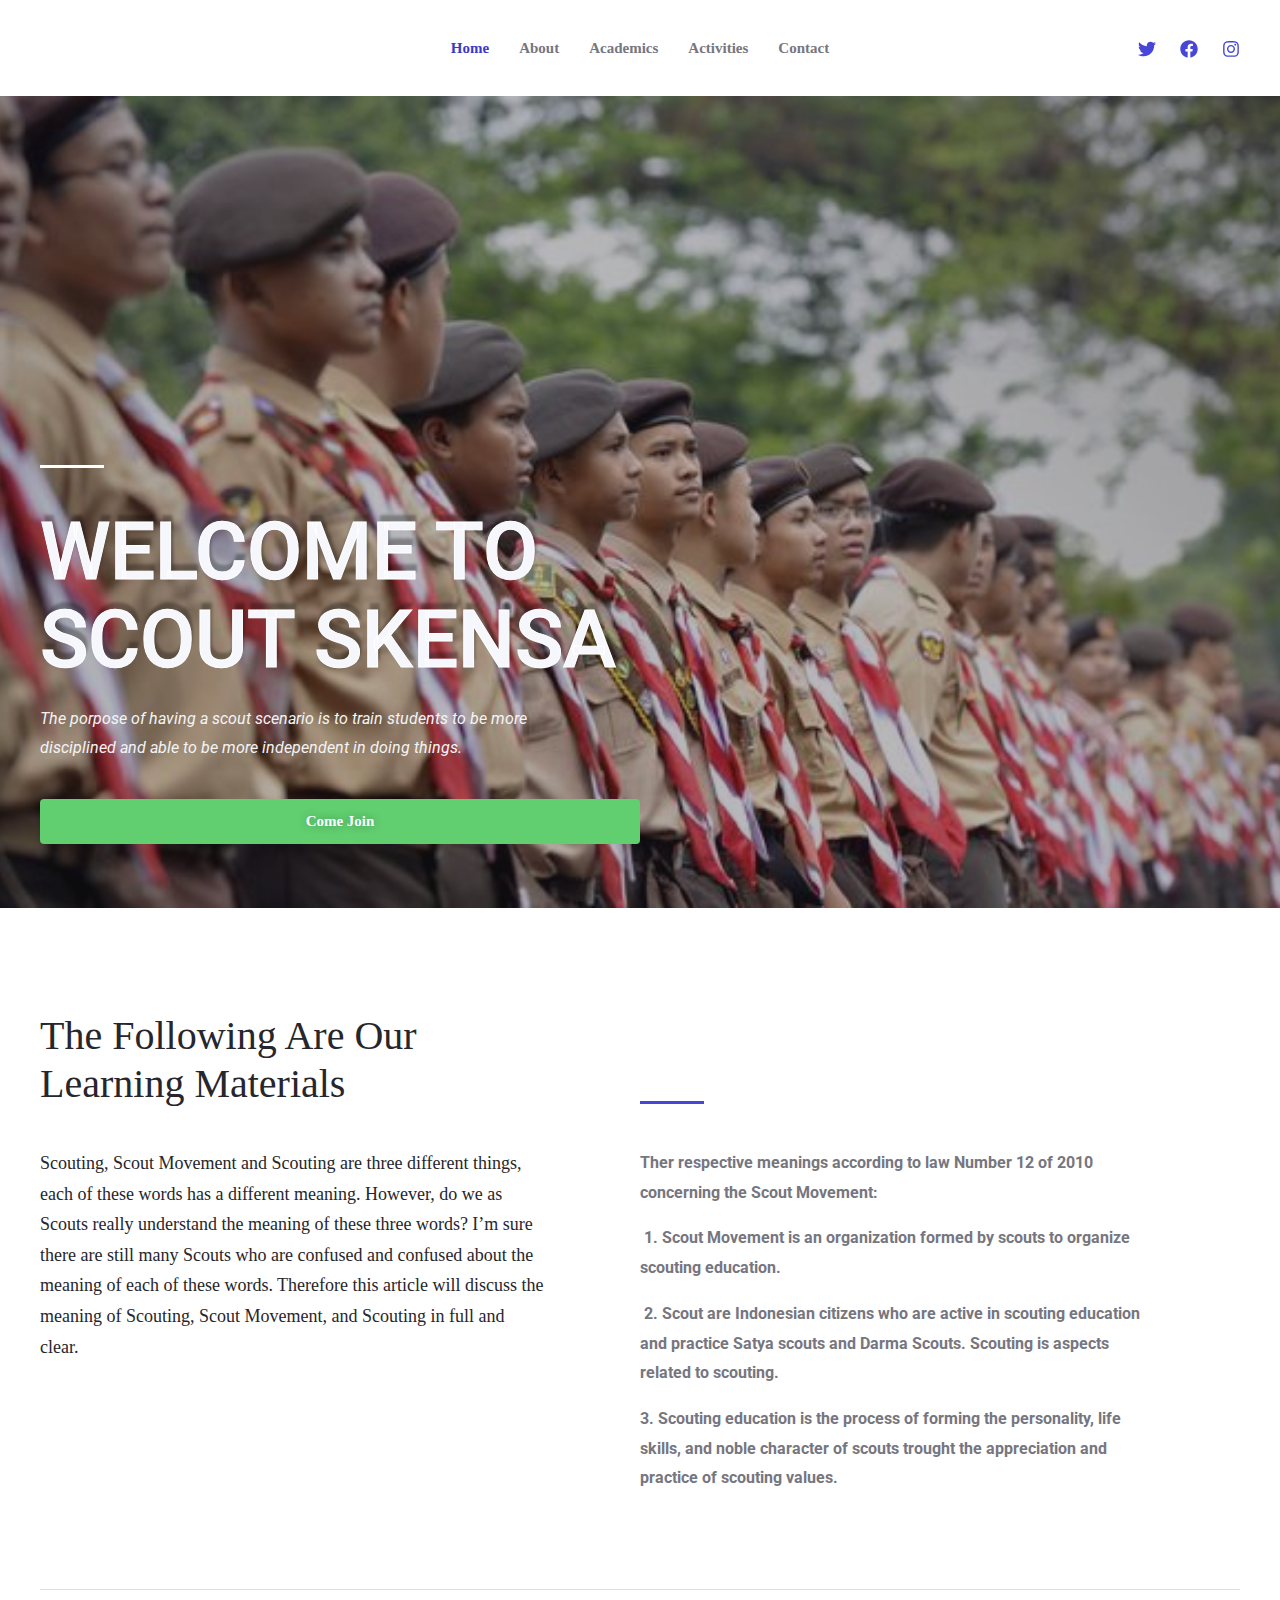
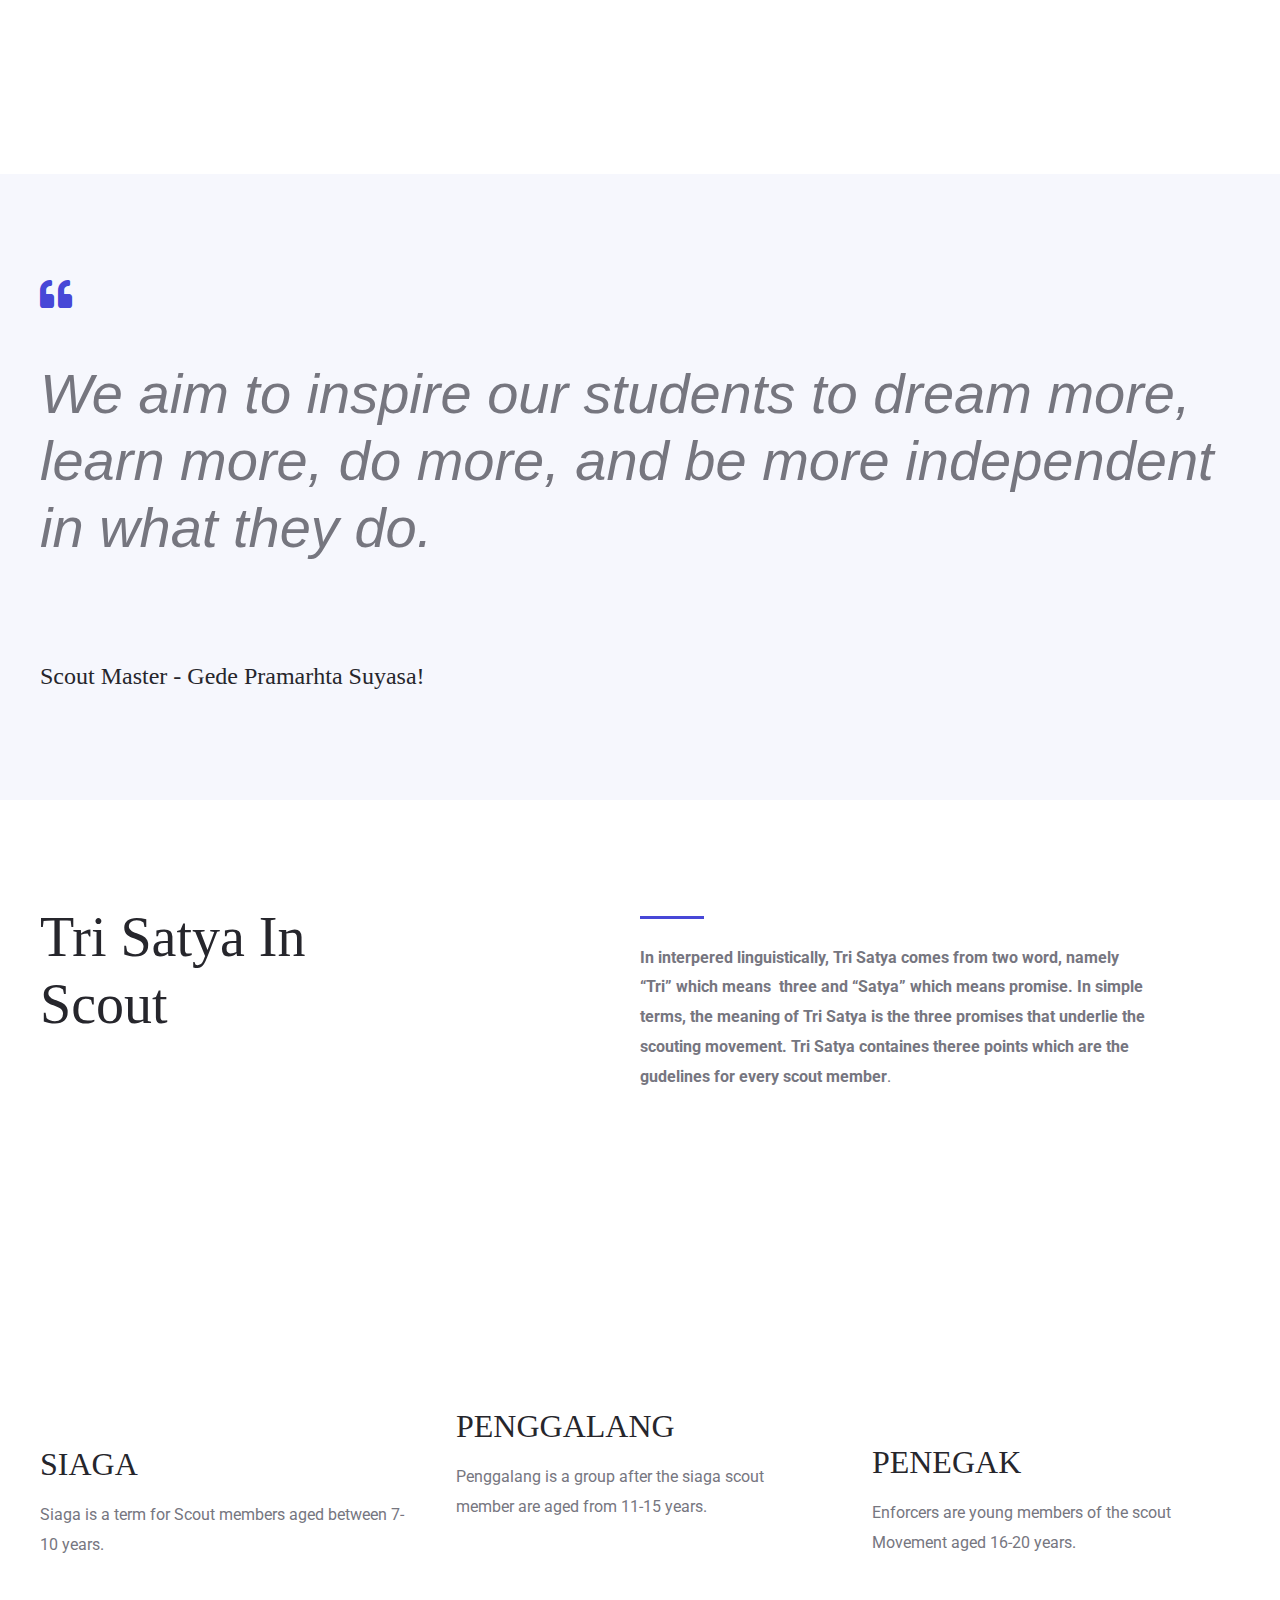
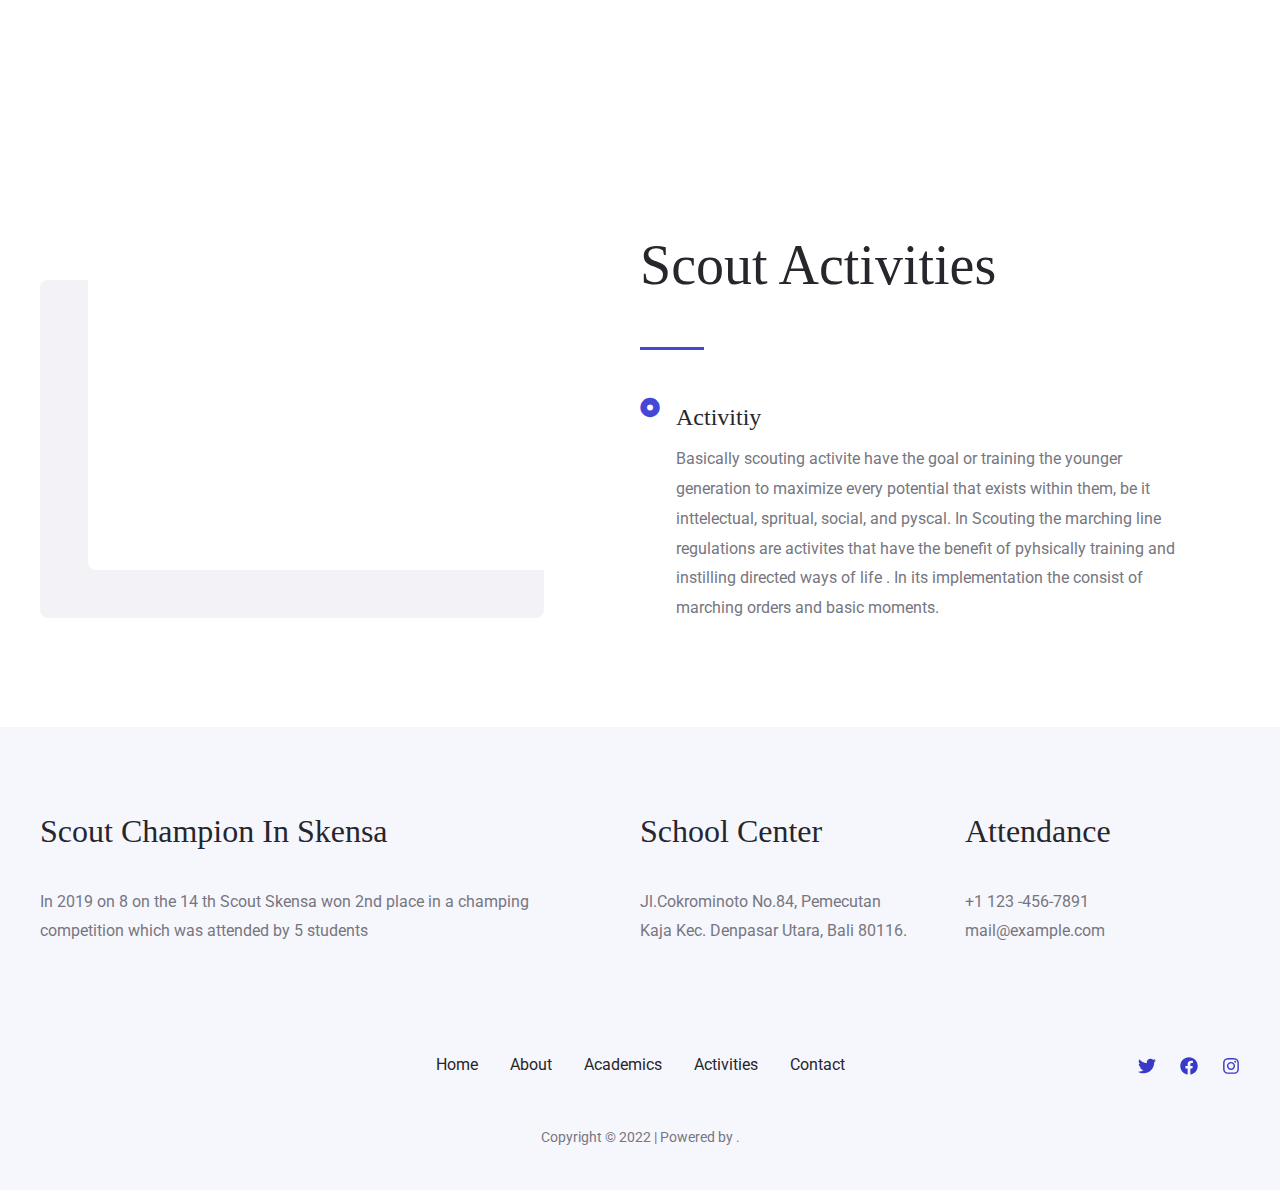
<file: index.html>
<!DOCTYPE html>
<html lang="en-US">
<head>
<meta charset="UTF-8">
<meta name="viewport" content="width=device-width, initial-scale=1">
<link rel="profile" href="https://gmpg.org/xfn/11">

<title></title>
<meta name="robots" content="noindex, nofollow">
<link rel="dns-prefetch" href="//fonts.googleapis.com">
<link rel="alternate" type="application/rss+xml" title=" &raquo; Feed" href="https://jodysalya.github.io/mywebscout/index.php/feed/">
<link rel="alternate" type="application/rss+xml" title=" &raquo; Comments Feed" href="https://jodysalya.github.io/mywebscout/index.php/comments/feed/">
<script>
window._wpemojiSettings = {"baseUrl":"https:\/\/s.w.org\/images\/core\/emoji\/14.0.0\/72x72\/","ext":".png","svgUrl":"https:\/\/s.w.org\/images\/core\/emoji\/14.0.0\/svg\/","svgExt":".svg","source":{"concatemoji":"https:\/\/jodysalya.github.io\/mywebscout\/wp-includes\/js\/wp-emoji-release.min.js?ver=6.1.1"}};
/*! This file is auto-generated */
!function(e,a,t){var n,r,o,i=a.createElement("canvas"),p=i.getContext&&i.getContext("2d");function s(e,t){var a=String.fromCharCode,e=(p.clearRect(0,0,i.width,i.height),p.fillText(a.apply(this,e),0,0),i.toDataURL());return p.clearRect(0,0,i.width,i.height),p.fillText(a.apply(this,t),0,0),e===i.toDataURL()}function c(e){var t=a.createElement("script");t.src=e,t.defer=t.type="text/javascript",a.getElementsByTagName("head")[0].appendChild(t)}for(o=Array("flag","emoji"),t.supports={everything:!0,everythingExceptFlag:!0},r=0;r<o.length;r++)t.supports[o[r]]=function(e){if(p&&p.fillText)switch(p.textBaseline="top",p.font="600 32px Arial",e){case"flag":return s([127987,65039,8205,9895,65039],[127987,65039,8203,9895,65039])?!1:!s([55356,56826,55356,56819],[55356,56826,8203,55356,56819])&&!s([55356,57332,56128,56423,56128,56418,56128,56421,56128,56430,56128,56423,56128,56447],[55356,57332,8203,56128,56423,8203,56128,56418,8203,56128,56421,8203,56128,56430,8203,56128,56423,8203,56128,56447]);case"emoji":return!s([129777,127995,8205,129778,127999],[129777,127995,8203,129778,127999])}return!1}(o[r]),t.supports.everything=t.supports.everything&&t.supports[o[r]],"flag"!==o[r]&&(t.supports.everythingExceptFlag=t.supports.everythingExceptFlag&&t.supports[o[r]]);t.supports.everythingExceptFlag=t.supports.everythingExceptFlag&&!t.supports.flag,t.DOMReady=!1,t.readyCallback=function(){t.DOMReady=!0},t.supports.everything||(n=function(){t.readyCallback()},a.addEventListener?(a.addEventListener("DOMContentLoaded",n,!1),e.addEventListener("load",n,!1)):(e.attachEvent("onload",n),a.attachEvent("onreadystatechange",function(){"complete"===a.readyState&&t.readyCallback()})),(e=t.source||{}).concatemoji?c(e.concatemoji):e.wpemoji&&e.twemoji&&(c(e.twemoji),c(e.wpemoji)))}(window,document,window._wpemojiSettings);
</script>
<style>img.wp-smiley,
img.emoji {
	display: inline !important;
	border: none !important;
	box-shadow: none !important;
	height: 1em !important;
	width: 1em !important;
	margin: 0 0.07em !important;
	vertical-align: -0.1em !important;
	background: none !important;
	padding: 0 !important;
}</style>
	<link rel="stylesheet" id="astra-theme-css-css" href="https://jodysalya.github.io/mywebscout/wp-content/themes/astra/assets/css/minified/main.min.css?ver=3.9.4" media="all">
<style id="astra-theme-css-inline-css">.ast-no-sidebar .entry-content .alignfull {margin-left: calc( -50vw + 50%);margin-right: calc( -50vw + 50%);max-width: 100vw;width: 100vw;}.ast-no-sidebar .entry-content .alignwide {margin-left: calc(-41vw + 50%);margin-right: calc(-41vw + 50%);max-width: unset;width: unset;}.ast-no-sidebar .entry-content .alignfull .alignfull,.ast-no-sidebar .entry-content .alignfull .alignwide,.ast-no-sidebar .entry-content .alignwide .alignfull,.ast-no-sidebar .entry-content .alignwide .alignwide,.ast-no-sidebar .entry-content .wp-block-column .alignfull,.ast-no-sidebar .entry-content .wp-block-column .alignwide{width: 100%;margin-left: auto;margin-right: auto;}.wp-block-gallery,.blocks-gallery-grid {margin: 0;}.wp-block-separator {max-width: 100px;}.wp-block-separator.is-style-wide,.wp-block-separator.is-style-dots {max-width: none;}.entry-content .has-2-columns .wp-block-column:first-child {padding-right: 10px;}.entry-content .has-2-columns .wp-block-column:last-child {padding-left: 10px;}@media (max-width: 782px) {.entry-content .wp-block-columns .wp-block-column {flex-basis: 100%;}.entry-content .has-2-columns .wp-block-column:first-child {padding-right: 0;}.entry-content .has-2-columns .wp-block-column:last-child {padding-left: 0;}}body .entry-content .wp-block-latest-posts {margin-left: 0;}body .entry-content .wp-block-latest-posts li {list-style: none;}.ast-no-sidebar .ast-container .entry-content .wp-block-latest-posts {margin-left: 0;}.ast-header-break-point .entry-content .alignwide {margin-left: auto;margin-right: auto;}.entry-content .blocks-gallery-item img {margin-bottom: auto;}.wp-block-pullquote {border-top: 4px solid #555d66;border-bottom: 4px solid #555d66;color: #40464d;}:root{--ast-container-default-xlg-padding:6.67em;--ast-container-default-lg-padding:5.67em;--ast-container-default-slg-padding:4.34em;--ast-container-default-md-padding:3.34em;--ast-container-default-sm-padding:6.67em;--ast-container-default-xs-padding:2.4em;--ast-container-default-xxs-padding:1.4em;}html{font-size:100%;}a,.page-title{color:var(--ast-global-color-2);}a:hover,a:focus{color:var(--ast-global-color-1);}body,button,input,select,textarea,.ast-button,.ast-custom-button{font-family:'Roboto',sans-serif;font-weight:400;font-size:16px;font-size:1rem;}blockquote{color:var(--ast-global-color-3);}p,.entry-content p{margin-bottom:1em;}h1,.entry-content h1,h2,.entry-content h2,h3,.entry-content h3,h4,.entry-content h4,h5,.entry-content h5,h6,.entry-content h6,.site-title,.site-title a{font-family:Georgia,Times,serif;font-weight:400;}.site-title{font-size:35px;font-size:2.1875rem;display:none;}header .custom-logo-link img{max-width:126px;}.astra-logo-svg{width:126px;}.ast-archive-description .ast-archive-title{font-size:40px;font-size:2.5rem;}.site-header .site-description{font-size:15px;font-size:0.9375rem;display:none;}.entry-title{font-size:30px;font-size:1.875rem;}h1,.entry-content h1{font-size:80px;font-size:5rem;font-family:Georgia,Times,serif;line-height:1.1;}h2,.entry-content h2{font-size:56px;font-size:3.5rem;font-family:Georgia,Times,serif;line-height:1.2;}h3,.entry-content h3{font-size:40px;font-size:2.5rem;font-family:Georgia,Times,serif;line-height:1.2;}h4,.entry-content h4{font-size:32px;font-size:2rem;font-family:Georgia,Times,serif;}h5,.entry-content h5{font-size:24px;font-size:1.5rem;font-family:Georgia,Times,serif;}h6,.entry-content h6{font-size:18px;font-size:1.125rem;font-family:Georgia,Times,serif;}.ast-single-post .entry-title,.page-title{font-size:30px;font-size:1.875rem;}::selection{background-color:var(--ast-global-color-0);color:#ffffff;}body,h1,.entry-title a,.entry-content h1,h2,.entry-content h2,h3,.entry-content h3,h4,.entry-content h4,h5,.entry-content h5,h6,.entry-content h6{color:var(--ast-global-color-3);}.tagcloud a:hover,.tagcloud a:focus,.tagcloud a.current-item{color:#ffffff;border-color:var(--ast-global-color-2);background-color:var(--ast-global-color-2);}input:focus,input[type="text"]:focus,input[type="email"]:focus,input[type="url"]:focus,input[type="password"]:focus,input[type="reset"]:focus,input[type="search"]:focus,textarea:focus{border-color:var(--ast-global-color-2);}input[type="radio"]:checked,input[type=reset],input[type="checkbox"]:checked,input[type="checkbox"]:hover:checked,input[type="checkbox"]:focus:checked,input[type=range]::-webkit-slider-thumb{border-color:var(--ast-global-color-2);background-color:var(--ast-global-color-2);box-shadow:none;}.site-footer a:hover + .post-count,.site-footer a:focus + .post-count{background:var(--ast-global-color-2);border-color:var(--ast-global-color-2);}.single .nav-links .nav-previous,.single .nav-links .nav-next{color:var(--ast-global-color-2);}.entry-meta,.entry-meta *{line-height:1.45;color:var(--ast-global-color-2);}.entry-meta a:hover,.entry-meta a:hover *,.entry-meta a:focus,.entry-meta a:focus *,.page-links > .page-link,.page-links .page-link:hover,.post-navigation a:hover{color:var(--ast-global-color-1);}#cat option,.secondary .calendar_wrap thead a,.secondary .calendar_wrap thead a:visited{color:var(--ast-global-color-2);}.secondary .calendar_wrap #today,.ast-progress-val span{background:var(--ast-global-color-2);}.secondary a:hover + .post-count,.secondary a:focus + .post-count{background:var(--ast-global-color-2);border-color:var(--ast-global-color-2);}.calendar_wrap #today > a{color:#ffffff;}.page-links .page-link,.single .post-navigation a{color:var(--ast-global-color-2);}.widget-title{font-size:22px;font-size:1.375rem;color:var(--ast-global-color-3);}.ast-logo-title-inline .site-logo-img{padding-right:1em;}.ast-page-builder-template .hentry {margin: 0;}.ast-page-builder-template .site-content > .ast-container {max-width: 100%;padding: 0;}.ast-page-builder-template .site-content #primary {padding: 0;margin: 0;}.ast-page-builder-template .no-results {text-align: center;margin: 4em auto;}.ast-page-builder-template .ast-pagination {padding: 2em;}.ast-page-builder-template .entry-header.ast-no-title.ast-no-thumbnail {margin-top: 0;}.ast-page-builder-template .entry-header.ast-header-without-markup {margin-top: 0;margin-bottom: 0;}.ast-page-builder-template .entry-header.ast-no-title.ast-no-meta {margin-bottom: 0;}.ast-page-builder-template.single .post-navigation {padding-bottom: 2em;}.ast-page-builder-template.single-post .site-content > .ast-container {max-width: 100%;}.ast-page-builder-template .entry-header {margin-top: 4em;margin-left: auto;margin-right: auto;padding-left: 20px;padding-right: 20px;}.single.ast-page-builder-template .entry-header {padding-left: 20px;padding-right: 20px;}.ast-page-builder-template .ast-archive-description {margin: 4em auto 0;padding-left: 20px;padding-right: 20px;}.ast-page-builder-template.ast-no-sidebar .entry-content .alignwide {margin-left: 0;margin-right: 0;}@media (max-width:921px){#ast-desktop-header{display:none;}}@media (min-width:921px){#ast-mobile-header{display:none;}}.wp-block-buttons.aligncenter{justify-content:center;}@media (max-width:921px){.ast-theme-transparent-header #primary,.ast-theme-transparent-header #secondary{padding:0;}}@media (max-width:921px){.ast-plain-container.ast-no-sidebar #primary{padding:0;}}.ast-plain-container.ast-no-sidebar #primary{margin-top:0;margin-bottom:0;}@media (min-width:1200px){.wp-block-group .has-background{padding:20px;}}@media (min-width:1200px){.ast-no-sidebar.ast-separate-container .entry-content .wp-block-group.alignwide,.ast-no-sidebar.ast-separate-container .entry-content .wp-block-cover.alignwide{margin-left:-20px;margin-right:-20px;padding-left:20px;padding-right:20px;}.ast-no-sidebar.ast-separate-container .entry-content .wp-block-cover.alignfull,.ast-no-sidebar.ast-separate-container .entry-content .wp-block-group.alignfull{margin-left:-6.67em;margin-right:-6.67em;padding-left:6.67em;padding-right:6.67em;}}@media (min-width:1200px){.wp-block-cover-image.alignwide .wp-block-cover__inner-container,.wp-block-cover.alignwide .wp-block-cover__inner-container,.wp-block-cover-image.alignfull .wp-block-cover__inner-container,.wp-block-cover.alignfull .wp-block-cover__inner-container{width:100%;}}.wp-block-columns{margin-bottom:unset;}.wp-block-image.size-full{margin:2rem 0;}.wp-block-separator.has-background{padding:0;}.wp-block-gallery{margin-bottom:1.6em;}.wp-block-group{padding-top:4em;padding-bottom:4em;}.wp-block-group__inner-container .wp-block-columns:last-child,.wp-block-group__inner-container :last-child,.wp-block-table table{margin-bottom:0;}.blocks-gallery-grid{width:100%;}.wp-block-navigation-link__content{padding:5px 0;}.wp-block-group .wp-block-group .has-text-align-center,.wp-block-group .wp-block-column .has-text-align-center{max-width:100%;}.has-text-align-center{margin:0 auto;}@media (min-width:1200px){.wp-block-cover__inner-container,.alignwide .wp-block-group__inner-container,.alignfull .wp-block-group__inner-container{max-width:1200px;margin:0 auto;}.wp-block-group.alignnone,.wp-block-group.aligncenter,.wp-block-group.alignleft,.wp-block-group.alignright,.wp-block-group.alignwide,.wp-block-columns.alignwide{margin:2rem 0 1rem 0;}}@media (max-width:1200px){.wp-block-group{padding:3em;}.wp-block-group .wp-block-group{padding:1.5em;}.wp-block-columns,.wp-block-column{margin:1rem 0;}}@media (min-width:921px){.wp-block-columns .wp-block-group{padding:2em;}}@media (max-width:544px){.wp-block-cover-image .wp-block-cover__inner-container,.wp-block-cover .wp-block-cover__inner-container{width:unset;}.wp-block-cover,.wp-block-cover-image{padding:2em 0;}.wp-block-group,.wp-block-cover{padding:2em;}.wp-block-media-text__media img,.wp-block-media-text__media video{width:unset;max-width:100%;}.wp-block-media-text.has-background .wp-block-media-text__content{padding:1em;}}.wp-block-image.aligncenter{margin-left:auto;margin-right:auto;}.wp-block-table.aligncenter{margin-left:auto;margin-right:auto;}@media (min-width:544px){.entry-content .wp-block-media-text.has-media-on-the-right .wp-block-media-text__content{padding:0 8% 0 0;}.entry-content .wp-block-media-text .wp-block-media-text__content{padding:0 0 0 8%;}.ast-plain-container .site-content .entry-content .has-custom-content-position.is-position-bottom-left > *,.ast-plain-container .site-content .entry-content .has-custom-content-position.is-position-bottom-right > *,.ast-plain-container .site-content .entry-content .has-custom-content-position.is-position-top-left > *,.ast-plain-container .site-content .entry-content .has-custom-content-position.is-position-top-right > *,.ast-plain-container .site-content .entry-content .has-custom-content-position.is-position-center-right > *,.ast-plain-container .site-content .entry-content .has-custom-content-position.is-position-center-left > *{margin:0;}}@media (max-width:544px){.entry-content .wp-block-media-text .wp-block-media-text__content{padding:8% 0;}.wp-block-media-text .wp-block-media-text__media img{width:auto;max-width:100%;}}.wp-block-button.is-style-outline .wp-block-button__link{border-color:#ffffff;border-top-width:2px;border-right-width:2px;border-bottom-width:2px;border-left-width:2px;}.wp-block-button.is-style-outline > .wp-block-button__link:not(.has-text-color),.wp-block-button.wp-block-button__link.is-style-outline:not(.has-text-color){color:#ffffff;}.wp-block-button.is-style-outline .wp-block-button__link:hover,.wp-block-button.is-style-outline .wp-block-button__link:focus{color:var(--ast-global-color-1) !important;background-color:rgba(255,255,255,0.8);border-color:rgba(255,255,255,0.8);}.post-page-numbers.current .page-link,.ast-pagination .page-numbers.current{color:#ffffff;border-color:var(--ast-global-color-0);background-color:var(--ast-global-color-0);border-radius:2px;}@media (max-width:921px){.wp-block-button.is-style-outline .wp-block-button__link{padding-top:calc(15px - 2px);padding-right:calc(30px - 2px);padding-bottom:calc(15px - 2px);padding-left:calc(30px - 2px);}}@media (max-width:544px){.wp-block-button.is-style-outline .wp-block-button__link{padding-top:calc(15px - 2px);padding-right:calc(30px - 2px);padding-bottom:calc(15px - 2px);padding-left:calc(30px - 2px);}}@media (min-width:544px){.entry-content > .alignleft{margin-right:20px;}.entry-content > .alignright{margin-left:20px;}.wp-block-group.has-background{padding:20px;}}@media (max-width:921px){.ast-separate-container #primary,.ast-separate-container #secondary{padding:1.5em 0;}#primary,#secondary{padding:1.5em 0;margin:0;}.ast-left-sidebar #content > .ast-container{display:flex;flex-direction:column-reverse;width:100%;}.ast-separate-container .ast-article-post,.ast-separate-container .ast-article-single{padding:1.5em 2.14em;}.ast-author-box img.avatar{margin:20px 0 0 0;}}@media (min-width:922px){.ast-separate-container.ast-right-sidebar #primary,.ast-separate-container.ast-left-sidebar #primary{border:0;}.search-no-results.ast-separate-container #primary{margin-bottom:4em;}}.elementor-button-wrapper .elementor-button{border-style:solid;text-decoration:none;border-top-width:0;border-right-width:0;border-left-width:0;border-bottom-width:0;}body .elementor-button.elementor-size-sm,body .elementor-button.elementor-size-xs,body .elementor-button.elementor-size-md,body .elementor-button.elementor-size-lg,body .elementor-button.elementor-size-xl,body .elementor-button{border-radius:4px;padding-top:15px;padding-right:24px;padding-bottom:15px;padding-left:24px;}@media (max-width:921px){.elementor-button-wrapper .elementor-button.elementor-size-sm,.elementor-button-wrapper .elementor-button.elementor-size-xs,.elementor-button-wrapper .elementor-button.elementor-size-md,.elementor-button-wrapper .elementor-button.elementor-size-lg,.elementor-button-wrapper .elementor-button.elementor-size-xl,.elementor-button-wrapper .elementor-button{padding-top:14px;padding-right:24px;padding-bottom:14px;padding-left:24px;}}@media (max-width:544px){.elementor-button-wrapper .elementor-button.elementor-size-sm,.elementor-button-wrapper .elementor-button.elementor-size-xs,.elementor-button-wrapper .elementor-button.elementor-size-md,.elementor-button-wrapper .elementor-button.elementor-size-lg,.elementor-button-wrapper .elementor-button.elementor-size-xl,.elementor-button-wrapper .elementor-button{padding-top:12px;padding-right:22px;padding-bottom:12px;padding-left:22px;}}.elementor-button-wrapper .elementor-button{border-color:#ffffff;background-color:#ffffff;}.elementor-button-wrapper .elementor-button:hover,.elementor-button-wrapper .elementor-button:focus{color:var(--ast-global-color-1);background-color:rgba(255,255,255,0.8);border-color:rgba(255,255,255,0.8);}.wp-block-button .wp-block-button__link ,.elementor-button-wrapper .elementor-button,.elementor-button-wrapper .elementor-button:visited{color:var(--ast-global-color-0);}.elementor-button-wrapper .elementor-button{font-family:Georgia,Times,serif;font-weight:700;line-height:1;}body .elementor-button.elementor-size-sm,body .elementor-button.elementor-size-xs,body .elementor-button.elementor-size-md,body .elementor-button.elementor-size-lg,body .elementor-button.elementor-size-xl,body .elementor-button{font-size:15px;font-size:0.9375rem;}.wp-block-button .wp-block-button__link:hover,.wp-block-button .wp-block-button__link:focus{color:var(--ast-global-color-1);background-color:rgba(255,255,255,0.8);border-color:rgba(255,255,255,0.8);}.elementor-widget-heading h1.elementor-heading-title{line-height:1.1;}.elementor-widget-heading h2.elementor-heading-title{line-height:1.2;}.elementor-widget-heading h3.elementor-heading-title{line-height:1.2;}.wp-block-button .wp-block-button__link{border:none;background-color:#ffffff;color:var(--ast-global-color-0);font-family:Georgia,Times,serif;font-weight:700;line-height:1;font-size:15px;font-size:0.9375rem;border-radius:4px;padding:15px 30px;}.wp-block-button.is-style-outline .wp-block-button__link{border-style:solid;border-top-width:2px;border-right-width:2px;border-left-width:2px;border-bottom-width:2px;border-color:#ffffff;padding-top:calc(15px - 2px);padding-right:calc(30px - 2px);padding-bottom:calc(15px - 2px);padding-left:calc(30px - 2px);}@media (max-width:921px){.wp-block-button .wp-block-button__link{font-size:14px;font-size:0.875rem;border:none;padding:15px 30px;}.wp-block-button.is-style-outline .wp-block-button__link{padding-top:calc(15px - 2px);padding-right:calc(30px - 2px);padding-bottom:calc(15px - 2px);padding-left:calc(30px - 2px);}}@media (max-width:544px){.wp-block-button .wp-block-button__link{font-size:13px;font-size:0.8125rem;border:none;padding:15px 30px;}.wp-block-button.is-style-outline .wp-block-button__link{padding-top:calc(15px - 2px);padding-right:calc(30px - 2px);padding-bottom:calc(15px - 2px);padding-left:calc(30px - 2px);}}.menu-toggle,button,.ast-button,.ast-custom-button,.button,input#submit,input[type="button"],input[type="submit"],input[type="reset"]{border-style:solid;border-top-width:0;border-right-width:0;border-left-width:0;border-bottom-width:0;color:var(--ast-global-color-0);border-color:#ffffff;background-color:#ffffff;border-radius:4px;padding-top:15px;padding-right:24px;padding-bottom:15px;padding-left:24px;font-family:Georgia,Times,serif;font-weight:700;font-size:15px;font-size:0.9375rem;line-height:1;}button:focus,.menu-toggle:hover,button:hover,.ast-button:hover,.ast-custom-button:hover .button:hover,.ast-custom-button:hover ,input[type=reset]:hover,input[type=reset]:focus,input#submit:hover,input#submit:focus,input[type="button"]:hover,input[type="button"]:focus,input[type="submit"]:hover,input[type="submit"]:focus{color:var(--ast-global-color-1);background-color:rgba(255,255,255,0.8);border-color:rgba(255,255,255,0.8);}@media (min-width:544px){.ast-container{max-width:100%;}}@media (max-width:544px){.ast-separate-container .ast-article-post,.ast-separate-container .ast-article-single,.ast-separate-container .comments-title,.ast-separate-container .ast-archive-description{padding:1.5em 1em;}.ast-separate-container #content .ast-container{padding-left:0.54em;padding-right:0.54em;}.ast-separate-container .ast-comment-list li.depth-1{padding:1.5em 1em;margin-bottom:1.5em;}.ast-separate-container .ast-comment-list .bypostauthor{padding:.5em;}.ast-search-menu-icon.ast-dropdown-active .search-field{width:170px;}.menu-toggle,button,.ast-button,.button,input#submit,input[type="button"],input[type="submit"],input[type="reset"]{padding-top:12px;padding-right:22px;padding-bottom:12px;padding-left:22px;font-size:13px;font-size:0.8125rem;}}@media (max-width:921px){.menu-toggle,button,.ast-button,.button,input#submit,input[type="button"],input[type="submit"],input[type="reset"]{padding-top:14px;padding-right:24px;padding-bottom:14px;padding-left:24px;font-size:14px;font-size:0.875rem;}.ast-mobile-header-stack .main-header-bar .ast-search-menu-icon{display:inline-block;}.ast-header-break-point.ast-header-custom-item-outside .ast-mobile-header-stack .main-header-bar .ast-search-icon{margin:0;}.ast-comment-avatar-wrap img{max-width:2.5em;}.ast-separate-container .ast-comment-list li.depth-1{padding:1.5em 2.14em;}.ast-separate-container .comment-respond{padding:2em 2.14em;}.ast-comment-meta{padding:0 1.8888em 1.3333em;}}body,.ast-separate-container{background-color:var(--ast-global-color-4);;background-image:none;;}.ast-no-sidebar.ast-separate-container .entry-content .alignfull {margin-left: -6.67em;margin-right: -6.67em;width: auto;}@media (max-width: 1200px) {.ast-no-sidebar.ast-separate-container .entry-content .alignfull {margin-left: -2.4em;margin-right: -2.4em;}}@media (max-width: 768px) {.ast-no-sidebar.ast-separate-container .entry-content .alignfull {margin-left: -2.14em;margin-right: -2.14em;}}@media (max-width: 544px) {.ast-no-sidebar.ast-separate-container .entry-content .alignfull {margin-left: -1em;margin-right: -1em;}}.ast-no-sidebar.ast-separate-container .entry-content .alignwide {margin-left: -20px;margin-right: -20px;}.ast-no-sidebar.ast-separate-container .entry-content .wp-block-column .alignfull,.ast-no-sidebar.ast-separate-container .entry-content .wp-block-column .alignwide {margin-left: auto;margin-right: auto;width: 100%;}@media (max-width:921px){.widget-title{font-size:22px;font-size:1.375rem;}body,button,input,select,textarea,.ast-button,.ast-custom-button{font-size:16px;font-size:1rem;}#secondary,#secondary button,#secondary input,#secondary select,#secondary textarea{font-size:16px;font-size:1rem;}.site-title{display:none;}.ast-archive-description .ast-archive-title{font-size:40px;}.site-header .site-description{display:none;}.entry-title{font-size:30px;}h1,.entry-content h1{font-size:56px;}h2,.entry-content h2{font-size:40px;}h3,.entry-content h3{font-size:32px;}h4,.entry-content h4{font-size:24px;font-size:1.5rem;}h5,.entry-content h5{font-size:20px;font-size:1.25rem;}h6,.entry-content h6{font-size:17px;font-size:1.0625rem;}.ast-single-post .entry-title,.page-title{font-size:30px;}.astra-logo-svg{width:120px;}header .custom-logo-link img,.ast-header-break-point .site-logo-img .custom-mobile-logo-link img{max-width:120px;}}@media (max-width:544px){.widget-title{font-size:21px;font-size:1.4rem;}body,button,input,select,textarea,.ast-button,.ast-custom-button{font-size:15px;font-size:0.9375rem;}#secondary,#secondary button,#secondary input,#secondary select,#secondary textarea{font-size:15px;font-size:0.9375rem;}.site-title{display:none;}.ast-archive-description .ast-archive-title{font-size:40px;}.site-header .site-description{display:none;}.entry-title{font-size:30px;}h1,.entry-content h1{font-size:36px;}h2,.entry-content h2{font-size:32px;}h3,.entry-content h3{font-size:24px;}h4,.entry-content h4{font-size:20px;font-size:1.25rem;}h5,.entry-content h5{font-size:18px;font-size:1.125rem;}h6,.entry-content h6{font-size:16px;font-size:1rem;}.ast-single-post .entry-title,.page-title{font-size:30px;}header .custom-logo-link img,.ast-header-break-point .site-branding img,.ast-header-break-point .custom-logo-link img{max-width:112px;}.astra-logo-svg{width:112px;}.ast-header-break-point .site-logo-img .custom-mobile-logo-link img{max-width:112px;}}@media (max-width:544px){html{font-size:100%;}}@media (min-width:922px){.ast-container{max-width:1240px;}}@media (min-width:922px){.site-content .ast-container{display:flex;}}@media (max-width:921px){.site-content .ast-container{flex-direction:column;}}@media (min-width:922px){.main-header-menu .sub-menu .menu-item.ast-left-align-sub-menu:hover > .sub-menu,.main-header-menu .sub-menu .menu-item.ast-left-align-sub-menu.focus > .sub-menu{margin-left:-0px;}}blockquote {padding: 1.2em;}:root .has-ast-global-color-0-color{color:var(--ast-global-color-0);}:root .has-ast-global-color-0-background-color{background-color:var(--ast-global-color-0);}:root .wp-block-button .has-ast-global-color-0-color{color:var(--ast-global-color-0);}:root .wp-block-button .has-ast-global-color-0-background-color{background-color:var(--ast-global-color-0);}:root .has-ast-global-color-1-color{color:var(--ast-global-color-1);}:root .has-ast-global-color-1-background-color{background-color:var(--ast-global-color-1);}:root .wp-block-button .has-ast-global-color-1-color{color:var(--ast-global-color-1);}:root .wp-block-button .has-ast-global-color-1-background-color{background-color:var(--ast-global-color-1);}:root .has-ast-global-color-2-color{color:var(--ast-global-color-2);}:root .has-ast-global-color-2-background-color{background-color:var(--ast-global-color-2);}:root .wp-block-button .has-ast-global-color-2-color{color:var(--ast-global-color-2);}:root .wp-block-button .has-ast-global-color-2-background-color{background-color:var(--ast-global-color-2);}:root .has-ast-global-color-3-color{color:var(--ast-global-color-3);}:root .has-ast-global-color-3-background-color{background-color:var(--ast-global-color-3);}:root .wp-block-button .has-ast-global-color-3-color{color:var(--ast-global-color-3);}:root .wp-block-button .has-ast-global-color-3-background-color{background-color:var(--ast-global-color-3);}:root .has-ast-global-color-4-color{color:var(--ast-global-color-4);}:root .has-ast-global-color-4-background-color{background-color:var(--ast-global-color-4);}:root .wp-block-button .has-ast-global-color-4-color{color:var(--ast-global-color-4);}:root .wp-block-button .has-ast-global-color-4-background-color{background-color:var(--ast-global-color-4);}:root .has-ast-global-color-5-color{color:var(--ast-global-color-5);}:root .has-ast-global-color-5-background-color{background-color:var(--ast-global-color-5);}:root .wp-block-button .has-ast-global-color-5-color{color:var(--ast-global-color-5);}:root .wp-block-button .has-ast-global-color-5-background-color{background-color:var(--ast-global-color-5);}:root .has-ast-global-color-6-color{color:var(--ast-global-color-6);}:root .has-ast-global-color-6-background-color{background-color:var(--ast-global-color-6);}:root .wp-block-button .has-ast-global-color-6-color{color:var(--ast-global-color-6);}:root .wp-block-button .has-ast-global-color-6-background-color{background-color:var(--ast-global-color-6);}:root .has-ast-global-color-7-color{color:var(--ast-global-color-7);}:root .has-ast-global-color-7-background-color{background-color:var(--ast-global-color-7);}:root .wp-block-button .has-ast-global-color-7-color{color:var(--ast-global-color-7);}:root .wp-block-button .has-ast-global-color-7-background-color{background-color:var(--ast-global-color-7);}:root .has-ast-global-color-8-color{color:var(--ast-global-color-8);}:root .has-ast-global-color-8-background-color{background-color:var(--ast-global-color-8);}:root .wp-block-button .has-ast-global-color-8-color{color:var(--ast-global-color-8);}:root .wp-block-button .has-ast-global-color-8-background-color{background-color:var(--ast-global-color-8);}:root{--ast-global-color-0:#4747d7;--ast-global-color-1:#3939c8;--ast-global-color-2:#26262c;--ast-global-color-3:#76767f;--ast-global-color-4:#f6f7fd;--ast-global-color-5:#ffffff;--ast-global-color-6:#243673;--ast-global-color-7:#FBFCFF;--ast-global-color-8:#BFD1FF;}:root {--ast-border-color : #dddddd;}.ast-breadcrumbs .trail-browse,.ast-breadcrumbs .trail-items,.ast-breadcrumbs .trail-items li{display:inline-block;margin:0;padding:0;border:none;background:inherit;text-indent:0;}.ast-breadcrumbs .trail-browse{font-size:inherit;font-style:inherit;font-weight:inherit;color:inherit;}.ast-breadcrumbs .trail-items{list-style:none;}.trail-items li::after{padding:0 0.3em;content:"\00bb";}.trail-items li:last-of-type::after{display:none;}h1,.entry-content h1,h2,.entry-content h2,h3,.entry-content h3,h4,.entry-content h4,h5,.entry-content h5,h6,.entry-content h6{color:var(--ast-global-color-2);}@media (max-width:921px){.ast-builder-grid-row-container.ast-builder-grid-row-tablet-3-firstrow .ast-builder-grid-row > *:first-child,.ast-builder-grid-row-container.ast-builder-grid-row-tablet-3-lastrow .ast-builder-grid-row > *:last-child{grid-column:1 / -1;}}@media (max-width:544px){.ast-builder-grid-row-container.ast-builder-grid-row-mobile-3-firstrow .ast-builder-grid-row > *:first-child,.ast-builder-grid-row-container.ast-builder-grid-row-mobile-3-lastrow .ast-builder-grid-row > *:last-child{grid-column:1 / -1;}}.ast-builder-layout-element[data-section="title_tagline"]{display:flex;}@media (max-width:921px){.ast-header-break-point .ast-builder-layout-element[data-section="title_tagline"]{display:flex;}}@media (max-width:544px){.ast-header-break-point .ast-builder-layout-element[data-section="title_tagline"]{display:flex;}}.ast-builder-menu-1{font-family:Georgia,Times,serif;font-weight:700;}.ast-builder-menu-1 .menu-item > .menu-link{font-size:15px;font-size:0.9375rem;color:var(--ast-global-color-3);}.ast-builder-menu-1 .menu-item > .ast-menu-toggle{color:var(--ast-global-color-3);}.ast-builder-menu-1 .menu-item:hover > .menu-link,.ast-builder-menu-1 .inline-on-mobile .menu-item:hover > .ast-menu-toggle{color:var(--ast-global-color-1);}.ast-builder-menu-1 .menu-item:hover > .ast-menu-toggle{color:var(--ast-global-color-1);}.ast-builder-menu-1 .menu-item.current-menu-item > .menu-link,.ast-builder-menu-1 .inline-on-mobile .menu-item.current-menu-item > .ast-menu-toggle,.ast-builder-menu-1 .current-menu-ancestor > .menu-link{color:var(--ast-global-color-1);}.ast-builder-menu-1 .menu-item.current-menu-item > .ast-menu-toggle{color:var(--ast-global-color-1);}.ast-builder-menu-1 .sub-menu,.ast-builder-menu-1 .inline-on-mobile .sub-menu{border-top-width:2px;border-bottom-width:0px;border-right-width:0px;border-left-width:0px;border-color:var(--ast-global-color-0);border-style:solid;width:1131px;border-radius:0px;}.ast-builder-menu-1 .main-header-menu > .menu-item > .sub-menu,.ast-builder-menu-1 .main-header-menu > .menu-item > .astra-full-megamenu-wrapper{margin-top:0px;}.ast-desktop .ast-builder-menu-1 .main-header-menu > .menu-item > .sub-menu:before,.ast-desktop .ast-builder-menu-1 .main-header-menu > .menu-item > .astra-full-megamenu-wrapper:before{height:calc( 0px + 5px );}.ast-desktop .ast-builder-menu-1 .menu-item .sub-menu .menu-link{border-style:none;}@media (max-width:921px){.ast-header-break-point .ast-builder-menu-1 .menu-item.menu-item-has-children > .ast-menu-toggle{top:0;}.ast-builder-menu-1 .menu-item-has-children > .menu-link:after{content:unset;}.ast-builder-menu-1 .main-header-menu > .menu-item > .sub-menu,.ast-builder-menu-1 .main-header-menu > .menu-item > .astra-full-megamenu-wrapper{margin-top:0;}}@media (max-width:544px){.ast-header-break-point .ast-builder-menu-1 .menu-item.menu-item-has-children > .ast-menu-toggle{top:0;}.ast-builder-menu-1 .main-header-menu > .menu-item > .sub-menu,.ast-builder-menu-1 .main-header-menu > .menu-item > .astra-full-megamenu-wrapper{margin-top:0;}}.ast-builder-menu-1{display:flex;}@media (max-width:921px){.ast-header-break-point .ast-builder-menu-1{display:flex;}}@media (max-width:544px){.ast-header-break-point .ast-builder-menu-1{display:flex;}}.ast-builder-social-element:hover {color: #0274be;}.ast-social-stack-desktop .ast-builder-social-element,.ast-social-stack-tablet .ast-builder-social-element,.ast-social-stack-mobile .ast-builder-social-element {margin-top: 6px;margin-bottom: 6px;}.ast-social-color-type-official .ast-builder-social-element,.ast-social-color-type-official .social-item-label {color: var(--color);background-color: var(--background-color);}.header-social-inner-wrap.ast-social-color-type-official .ast-builder-social-element svg,.footer-social-inner-wrap.ast-social-color-type-official .ast-builder-social-element svg {fill: currentColor;}.social-show-label-true .ast-builder-social-element {width: auto;padding: 0 0.4em;}[data-section^="section-fb-social-icons-"] .footer-social-inner-wrap {text-align: center;}.ast-footer-social-wrap {width: 100%;}.ast-footer-social-wrap .ast-builder-social-element:first-child {margin-left: 0;}.ast-footer-social-wrap .ast-builder-social-element:last-child {margin-right: 0;}.ast-header-social-wrap .ast-builder-social-element:first-child {margin-left: 0;}.ast-header-social-wrap .ast-builder-social-element:last-child {margin-right: 0;}.ast-builder-social-element {line-height: 1;color: #3a3a3a;background: transparent;vertical-align: middle;transition: all 0.01s;margin-left: 6px;margin-right: 6px;justify-content: center;align-items: center;}.ast-builder-social-element {line-height: 1;color: #3a3a3a;background: transparent;vertical-align: middle;transition: all 0.01s;margin-left: 6px;margin-right: 6px;justify-content: center;align-items: center;}.ast-builder-social-element .social-item-label {padding-left: 6px;}.ast-header-social-1-wrap .ast-builder-social-element{margin-left:12px;margin-right:12px;}.ast-header-social-1-wrap .ast-builder-social-element svg{width:18px;height:18px;}.ast-header-social-1-wrap .ast-social-color-type-custom svg{fill:var(--ast-global-color-0);}.ast-header-social-1-wrap .ast-social-color-type-custom .ast-builder-social-element:hover{color:var(--ast-global-color-2);}.ast-header-social-1-wrap .ast-social-color-type-custom .ast-builder-social-element:hover svg{fill:var(--ast-global-color-2);}.ast-header-social-1-wrap .ast-social-color-type-custom .social-item-label{color:var(--ast-global-color-0);}.ast-header-social-1-wrap .ast-builder-social-element:hover .social-item-label{color:var(--ast-global-color-2);}@media (max-width:921px){.ast-header-social-1-wrap .ast-builder-social-element{margin-left:15px;margin-right:15px;}.ast-header-social-1-wrap{margin-top:25px;margin-bottom:25px;margin-left:25px;margin-right:25px;}}.ast-builder-layout-element[data-section="section-hb-social-icons-1"]{display:flex;}@media (max-width:921px){.ast-header-break-point .ast-builder-layout-element[data-section="section-hb-social-icons-1"]{display:flex;}}@media (max-width:544px){.ast-header-break-point .ast-builder-layout-element[data-section="section-hb-social-icons-1"]{display:flex;}}.site-below-footer-wrap{padding-top:20px;padding-bottom:20px;}.site-below-footer-wrap[data-section="section-below-footer-builder"]{background-color:;;background-image:none;;min-height:40px;}.site-below-footer-wrap[data-section="section-below-footer-builder"] .ast-builder-grid-row{max-width:1200px;margin-left:auto;margin-right:auto;}.site-below-footer-wrap[data-section="section-below-footer-builder"] .ast-builder-grid-row,.site-below-footer-wrap[data-section="section-below-footer-builder"] .site-footer-section{align-items:flex-start;}.site-below-footer-wrap[data-section="section-below-footer-builder"].ast-footer-row-inline .site-footer-section{display:flex;margin-bottom:0;}.ast-builder-grid-row-full .ast-builder-grid-row{grid-template-columns:1fr;}@media (max-width:921px){.site-below-footer-wrap[data-section="section-below-footer-builder"].ast-footer-row-tablet-inline .site-footer-section{display:flex;margin-bottom:0;}.site-below-footer-wrap[data-section="section-below-footer-builder"].ast-footer-row-tablet-stack .site-footer-section{display:block;margin-bottom:10px;}.ast-builder-grid-row-container.ast-builder-grid-row-tablet-full .ast-builder-grid-row{grid-template-columns:1fr;}}@media (max-width:544px){.site-below-footer-wrap[data-section="section-below-footer-builder"].ast-footer-row-mobile-inline .site-footer-section{display:flex;margin-bottom:0;}.site-below-footer-wrap[data-section="section-below-footer-builder"].ast-footer-row-mobile-stack .site-footer-section{display:block;margin-bottom:10px;}.ast-builder-grid-row-container.ast-builder-grid-row-mobile-full .ast-builder-grid-row{grid-template-columns:1fr;}}.site-below-footer-wrap[data-section="section-below-footer-builder"]{padding-bottom:40px;}@media (max-width:544px){.site-below-footer-wrap[data-section="section-below-footer-builder"]{padding-top:24px;padding-bottom:24px;padding-left:24px;padding-right:24px;}}.site-below-footer-wrap[data-section="section-below-footer-builder"]{display:grid;}@media (max-width:921px){.ast-header-break-point .site-below-footer-wrap[data-section="section-below-footer-builder"]{display:grid;}}@media (max-width:544px){.ast-header-break-point .site-below-footer-wrap[data-section="section-below-footer-builder"]{display:grid;}}.ast-footer-copyright{text-align:center;}.ast-footer-copyright {color:var(--ast-global-color-3);}@media (max-width:921px){.ast-footer-copyright{text-align:center;}}@media (max-width:544px){.ast-footer-copyright{text-align:center;}}.ast-footer-copyright {font-size:14px;font-size:0.875rem;}.ast-footer-copyright.ast-builder-layout-element{display:flex;}@media (max-width:921px){.ast-header-break-point .ast-footer-copyright.ast-builder-layout-element{display:flex;}}@media (max-width:544px){.ast-header-break-point .ast-footer-copyright.ast-builder-layout-element{display:flex;}}.ast-builder-social-element:hover {color: #0274be;}.ast-social-stack-desktop .ast-builder-social-element,.ast-social-stack-tablet .ast-builder-social-element,.ast-social-stack-mobile .ast-builder-social-element {margin-top: 6px;margin-bottom: 6px;}.ast-social-color-type-official .ast-builder-social-element,.ast-social-color-type-official .social-item-label {color: var(--color);background-color: var(--background-color);}.header-social-inner-wrap.ast-social-color-type-official .ast-builder-social-element svg,.footer-social-inner-wrap.ast-social-color-type-official .ast-builder-social-element svg {fill: currentColor;}.social-show-label-true .ast-builder-social-element {width: auto;padding: 0 0.4em;}[data-section^="section-fb-social-icons-"] .footer-social-inner-wrap {text-align: center;}.ast-footer-social-wrap {width: 100%;}.ast-footer-social-wrap .ast-builder-social-element:first-child {margin-left: 0;}.ast-footer-social-wrap .ast-builder-social-element:last-child {margin-right: 0;}.ast-header-social-wrap .ast-builder-social-element:first-child {margin-left: 0;}.ast-header-social-wrap .ast-builder-social-element:last-child {margin-right: 0;}.ast-builder-social-element {line-height: 1;color: #3a3a3a;background: transparent;vertical-align: middle;transition: all 0.01s;margin-left: 6px;margin-right: 6px;justify-content: center;align-items: center;}.ast-builder-social-element {line-height: 1;color: #3a3a3a;background: transparent;vertical-align: middle;transition: all 0.01s;margin-left: 6px;margin-right: 6px;justify-content: center;align-items: center;}.ast-builder-social-element .social-item-label {padding-left: 6px;}.ast-footer-social-1-wrap .ast-builder-social-element{margin-left:12px;margin-right:12px;}.ast-footer-social-1-wrap .ast-builder-social-element svg{width:18px;height:18px;}.ast-footer-social-1-wrap .ast-social-color-type-custom svg{fill:var(--ast-global-color-1);}.ast-footer-social-1-wrap .ast-social-color-type-custom .ast-builder-social-element:hover{color:var(--ast-global-color-2);}.ast-footer-social-1-wrap .ast-social-color-type-custom .ast-builder-social-element:hover svg{fill:var(--ast-global-color-2);}.ast-footer-social-1-wrap .ast-social-color-type-custom .social-item-label{color:var(--ast-global-color-1);}.ast-footer-social-1-wrap .ast-builder-social-element:hover .social-item-label{color:var(--ast-global-color-2);}[data-section="section-fb-social-icons-1"] .footer-social-inner-wrap{text-align:right;}@media (max-width:921px){[data-section="section-fb-social-icons-1"] .footer-social-inner-wrap{text-align:center;}}@media (max-width:544px){[data-section="section-fb-social-icons-1"] .footer-social-inner-wrap{text-align:center;}}.ast-builder-layout-element[data-section="section-fb-social-icons-1"]{display:flex;}@media (max-width:921px){.ast-header-break-point .ast-builder-layout-element[data-section="section-fb-social-icons-1"]{display:flex;}}@media (max-width:544px){.ast-header-break-point .ast-builder-layout-element[data-section="section-fb-social-icons-1"]{display:flex;}}.site-above-footer-wrap{padding-top:20px;padding-bottom:20px;}.site-above-footer-wrap[data-section="section-above-footer-builder"]{background-color:;;background-image:none;;min-height:60px;}.site-above-footer-wrap[data-section="section-above-footer-builder"] .ast-builder-grid-row{max-width:1200px;margin-left:auto;margin-right:auto;}.site-above-footer-wrap[data-section="section-above-footer-builder"] .ast-builder-grid-row,.site-above-footer-wrap[data-section="section-above-footer-builder"] .site-footer-section{align-items:flex-start;}.site-above-footer-wrap[data-section="section-above-footer-builder"].ast-footer-row-inline .site-footer-section{display:flex;margin-bottom:0;}.ast-builder-grid-row-3-lheavy .ast-builder-grid-row{grid-template-columns:2fr 1fr 1fr;}@media (max-width:921px){.site-above-footer-wrap[data-section="section-above-footer-builder"].ast-footer-row-tablet-inline .site-footer-section{display:flex;margin-bottom:0;}.site-above-footer-wrap[data-section="section-above-footer-builder"].ast-footer-row-tablet-stack .site-footer-section{display:block;margin-bottom:10px;}.ast-builder-grid-row-container.ast-builder-grid-row-tablet-full .ast-builder-grid-row{grid-template-columns:1fr;}}@media (max-width:544px){.site-above-footer-wrap[data-section="section-above-footer-builder"].ast-footer-row-mobile-inline .site-footer-section{display:flex;margin-bottom:0;}.site-above-footer-wrap[data-section="section-above-footer-builder"].ast-footer-row-mobile-stack .site-footer-section{display:block;margin-bottom:10px;}.ast-builder-grid-row-container.ast-builder-grid-row-mobile-full .ast-builder-grid-row{grid-template-columns:1fr;}}.site-above-footer-wrap[data-section="section-above-footer-builder"]{padding-top:80px;padding-bottom:40px;padding-left:40px;padding-right:40px;}@media (max-width:921px){.site-above-footer-wrap[data-section="section-above-footer-builder"]{padding-top:50px;padding-bottom:50px;padding-left:50px;padding-right:50px;}}@media (max-width:544px){.site-above-footer-wrap[data-section="section-above-footer-builder"]{padding-top:40px;padding-bottom:40px;padding-left:20px;padding-right:20px;}}.site-above-footer-wrap[data-section="section-above-footer-builder"]{display:grid;}@media (max-width:921px){.ast-header-break-point .site-above-footer-wrap[data-section="section-above-footer-builder"]{display:grid;}}@media (max-width:544px){.ast-header-break-point .site-above-footer-wrap[data-section="section-above-footer-builder"]{display:grid;}}.site-footer{background-color:var(--ast-global-color-4);;background-image:none;;}.site-primary-footer-wrap{padding-top:45px;padding-bottom:45px;}.site-primary-footer-wrap[data-section="section-primary-footer-builder"]{background-color:;;background-image:none;;}.site-primary-footer-wrap[data-section="section-primary-footer-builder"] .ast-builder-grid-row{max-width:1200px;margin-left:auto;margin-right:auto;}.site-primary-footer-wrap[data-section="section-primary-footer-builder"] .ast-builder-grid-row,.site-primary-footer-wrap[data-section="section-primary-footer-builder"] .site-footer-section{align-items:center;}.site-primary-footer-wrap[data-section="section-primary-footer-builder"].ast-footer-row-inline .site-footer-section{display:flex;margin-bottom:0;}.ast-builder-grid-row-3-cheavy .ast-builder-grid-row{grid-template-columns:1fr 2fr 1fr;}@media (max-width:921px){.site-primary-footer-wrap[data-section="section-primary-footer-builder"].ast-footer-row-tablet-inline .site-footer-section{display:flex;margin-bottom:0;}.site-primary-footer-wrap[data-section="section-primary-footer-builder"].ast-footer-row-tablet-stack .site-footer-section{display:block;margin-bottom:10px;}.ast-builder-grid-row-container.ast-builder-grid-row-tablet-full .ast-builder-grid-row{grid-template-columns:1fr;}}@media (max-width:544px){.site-primary-footer-wrap[data-section="section-primary-footer-builder"].ast-footer-row-mobile-inline .site-footer-section{display:flex;margin-bottom:0;}.site-primary-footer-wrap[data-section="section-primary-footer-builder"].ast-footer-row-mobile-stack .site-footer-section{display:block;margin-bottom:10px;}.ast-builder-grid-row-container.ast-builder-grid-row-mobile-full .ast-builder-grid-row{grid-template-columns:1fr;}}.site-primary-footer-wrap[data-section="section-primary-footer-builder"]{padding-top:48px;padding-bottom:24px;padding-left:40px;padding-right:40px;}@media (max-width:921px){.site-primary-footer-wrap[data-section="section-primary-footer-builder"]{padding-top:40px;padding-bottom:24px;padding-left:40px;padding-right:40px;}}.site-primary-footer-wrap[data-section="section-primary-footer-builder"]{display:grid;}@media (max-width:921px){.ast-header-break-point .site-primary-footer-wrap[data-section="section-primary-footer-builder"]{display:grid;}}@media (max-width:544px){.ast-header-break-point .site-primary-footer-wrap[data-section="section-primary-footer-builder"]{display:grid;}}.footer-widget-area[data-section="sidebar-widgets-footer-widget-1"].footer-widget-area-inner{text-align:left;}@media (max-width:921px){.footer-widget-area[data-section="sidebar-widgets-footer-widget-1"].footer-widget-area-inner{text-align:center;}}@media (max-width:544px){.footer-widget-area[data-section="sidebar-widgets-footer-widget-1"].footer-widget-area-inner{text-align:center;}}.footer-widget-area[data-section="sidebar-widgets-footer-widget-1"] .widget-title{color:var(--ast-global-color-2);font-size:32px;font-size:2rem;}@media (max-width:921px){.footer-widget-area[data-section="sidebar-widgets-footer-widget-1"] .widget-title{font-size:25px;font-size:1.5625rem;}}@media (max-width:544px){.footer-widget-area[data-section="sidebar-widgets-footer-widget-1"] .widget-title{font-size:20px;font-size:1.25rem;}}.footer-widget-area[data-section="sidebar-widgets-footer-widget-1"]{display:block;}@media (max-width:921px){.ast-header-break-point .footer-widget-area[data-section="sidebar-widgets-footer-widget-1"]{display:block;}}@media (max-width:544px){.ast-header-break-point .footer-widget-area[data-section="sidebar-widgets-footer-widget-1"]{display:block;}}.footer-widget-area[data-section="sidebar-widgets-footer-widget-2"] .widget-title{color:var(--ast-global-color-2);font-size:32px;font-size:2rem;}@media (max-width:921px){.footer-widget-area[data-section="sidebar-widgets-footer-widget-2"] .widget-title{font-size:25px;font-size:1.5625rem;}}@media (max-width:544px){.footer-widget-area[data-section="sidebar-widgets-footer-widget-2"] .widget-title{font-size:20px;font-size:1.25rem;}}.footer-widget-area[data-section="sidebar-widgets-footer-widget-2"]{display:block;}@media (max-width:921px){.ast-header-break-point .footer-widget-area[data-section="sidebar-widgets-footer-widget-2"]{display:block;}}@media (max-width:544px){.ast-header-break-point .footer-widget-area[data-section="sidebar-widgets-footer-widget-2"]{display:block;}}.footer-widget-area[data-section="sidebar-widgets-footer-widget-3"] .widget-title{color:var(--ast-global-color-2);font-size:32px;font-size:2rem;}@media (max-width:921px){.footer-widget-area[data-section="sidebar-widgets-footer-widget-3"] .widget-title{font-size:25px;font-size:1.5625rem;}}@media (max-width:544px){.footer-widget-area[data-section="sidebar-widgets-footer-widget-3"] .widget-title{font-size:20px;font-size:1.25rem;}}.footer-widget-area[data-section="sidebar-widgets-footer-widget-3"]{display:block;}@media (max-width:921px){.ast-header-break-point .footer-widget-area[data-section="sidebar-widgets-footer-widget-3"]{display:block;}}@media (max-width:544px){.ast-header-break-point .footer-widget-area[data-section="sidebar-widgets-footer-widget-3"]{display:block;}}.footer-widget-area[data-section="sidebar-widgets-footer-widget-2"].footer-widget-area-inner{text-align:left;}@media (max-width:921px){.footer-widget-area[data-section="sidebar-widgets-footer-widget-2"].footer-widget-area-inner{text-align:center;}}@media (max-width:544px){.footer-widget-area[data-section="sidebar-widgets-footer-widget-2"].footer-widget-area-inner{text-align:center;}}.footer-widget-area[data-section="sidebar-widgets-footer-widget-1"] .widget-title{color:var(--ast-global-color-2);font-size:32px;font-size:2rem;}@media (max-width:921px){.footer-widget-area[data-section="sidebar-widgets-footer-widget-1"] .widget-title{font-size:25px;font-size:1.5625rem;}}@media (max-width:544px){.footer-widget-area[data-section="sidebar-widgets-footer-widget-1"] .widget-title{font-size:20px;font-size:1.25rem;}}.footer-widget-area[data-section="sidebar-widgets-footer-widget-1"]{display:block;}@media (max-width:921px){.ast-header-break-point .footer-widget-area[data-section="sidebar-widgets-footer-widget-1"]{display:block;}}@media (max-width:544px){.ast-header-break-point .footer-widget-area[data-section="sidebar-widgets-footer-widget-1"]{display:block;}}.footer-widget-area[data-section="sidebar-widgets-footer-widget-2"] .widget-title{color:var(--ast-global-color-2);font-size:32px;font-size:2rem;}@media (max-width:921px){.footer-widget-area[data-section="sidebar-widgets-footer-widget-2"] .widget-title{font-size:25px;font-size:1.5625rem;}}@media (max-width:544px){.footer-widget-area[data-section="sidebar-widgets-footer-widget-2"] .widget-title{font-size:20px;font-size:1.25rem;}}.footer-widget-area[data-section="sidebar-widgets-footer-widget-2"]{display:block;}@media (max-width:921px){.ast-header-break-point .footer-widget-area[data-section="sidebar-widgets-footer-widget-2"]{display:block;}}@media (max-width:544px){.ast-header-break-point .footer-widget-area[data-section="sidebar-widgets-footer-widget-2"]{display:block;}}.footer-widget-area[data-section="sidebar-widgets-footer-widget-3"] .widget-title{color:var(--ast-global-color-2);font-size:32px;font-size:2rem;}@media (max-width:921px){.footer-widget-area[data-section="sidebar-widgets-footer-widget-3"] .widget-title{font-size:25px;font-size:1.5625rem;}}@media (max-width:544px){.footer-widget-area[data-section="sidebar-widgets-footer-widget-3"] .widget-title{font-size:20px;font-size:1.25rem;}}.footer-widget-area[data-section="sidebar-widgets-footer-widget-3"]{display:block;}@media (max-width:921px){.ast-header-break-point .footer-widget-area[data-section="sidebar-widgets-footer-widget-3"]{display:block;}}@media (max-width:544px){.ast-header-break-point .footer-widget-area[data-section="sidebar-widgets-footer-widget-3"]{display:block;}}.footer-widget-area[data-section="sidebar-widgets-footer-widget-3"].footer-widget-area-inner{text-align:left;}@media (max-width:921px){.footer-widget-area[data-section="sidebar-widgets-footer-widget-3"].footer-widget-area-inner{text-align:center;}}@media (max-width:544px){.footer-widget-area[data-section="sidebar-widgets-footer-widget-3"].footer-widget-area-inner{text-align:center;}}.footer-widget-area[data-section="sidebar-widgets-footer-widget-1"] .widget-title{color:var(--ast-global-color-2);font-size:32px;font-size:2rem;}@media (max-width:921px){.footer-widget-area[data-section="sidebar-widgets-footer-widget-1"] .widget-title{font-size:25px;font-size:1.5625rem;}}@media (max-width:544px){.footer-widget-area[data-section="sidebar-widgets-footer-widget-1"] .widget-title{font-size:20px;font-size:1.25rem;}}.footer-widget-area[data-section="sidebar-widgets-footer-widget-1"]{display:block;}@media (max-width:921px){.ast-header-break-point .footer-widget-area[data-section="sidebar-widgets-footer-widget-1"]{display:block;}}@media (max-width:544px){.ast-header-break-point .footer-widget-area[data-section="sidebar-widgets-footer-widget-1"]{display:block;}}.footer-widget-area[data-section="sidebar-widgets-footer-widget-2"] .widget-title{color:var(--ast-global-color-2);font-size:32px;font-size:2rem;}@media (max-width:921px){.footer-widget-area[data-section="sidebar-widgets-footer-widget-2"] .widget-title{font-size:25px;font-size:1.5625rem;}}@media (max-width:544px){.footer-widget-area[data-section="sidebar-widgets-footer-widget-2"] .widget-title{font-size:20px;font-size:1.25rem;}}.footer-widget-area[data-section="sidebar-widgets-footer-widget-2"]{display:block;}@media (max-width:921px){.ast-header-break-point .footer-widget-area[data-section="sidebar-widgets-footer-widget-2"]{display:block;}}@media (max-width:544px){.ast-header-break-point .footer-widget-area[data-section="sidebar-widgets-footer-widget-2"]{display:block;}}.footer-widget-area[data-section="sidebar-widgets-footer-widget-3"] .widget-title{color:var(--ast-global-color-2);font-size:32px;font-size:2rem;}@media (max-width:921px){.footer-widget-area[data-section="sidebar-widgets-footer-widget-3"] .widget-title{font-size:25px;font-size:1.5625rem;}}@media (max-width:544px){.footer-widget-area[data-section="sidebar-widgets-footer-widget-3"] .widget-title{font-size:20px;font-size:1.25rem;}}.footer-widget-area[data-section="sidebar-widgets-footer-widget-3"]{display:block;}@media (max-width:921px){.ast-header-break-point .footer-widget-area[data-section="sidebar-widgets-footer-widget-3"]{display:block;}}@media (max-width:544px){.ast-header-break-point .footer-widget-area[data-section="sidebar-widgets-footer-widget-3"]{display:block;}}.elementor-widget-heading .elementor-heading-title{margin:0;}.elementor-post.elementor-grid-item.hentry{margin-bottom:0;}.woocommerce div.product .elementor-element.elementor-products-grid .related.products ul.products li.product,.elementor-element .elementor-wc-products .woocommerce[class*='columns-'] ul.products li.product{width:auto;margin:0;float:none;}.ast-left-sidebar .elementor-section.elementor-section-stretched,.ast-right-sidebar .elementor-section.elementor-section-stretched{max-width:100%;left:0 !important;}.elementor-template-full-width .ast-container{display:block;}@media (max-width:544px){.elementor-element .elementor-wc-products .woocommerce[class*="columns-"] ul.products li.product{width:auto;margin:0;}.elementor-element .woocommerce .woocommerce-result-count{float:none;}}.ast-header-break-point .main-header-bar{border-bottom-width:1px;}@media (min-width:922px){.main-header-bar{border-bottom-width:1px;}}.main-header-menu .menu-item, #astra-footer-menu .menu-item, .main-header-bar .ast-masthead-custom-menu-items{-js-display:flex;display:flex;-webkit-box-pack:center;-webkit-justify-content:center;-moz-box-pack:center;-ms-flex-pack:center;justify-content:center;-webkit-box-orient:vertical;-webkit-box-direction:normal;-webkit-flex-direction:column;-moz-box-orient:vertical;-moz-box-direction:normal;-ms-flex-direction:column;flex-direction:column;}.main-header-menu > .menu-item > .menu-link, #astra-footer-menu > .menu-item > .menu-link{height:100%;-webkit-box-align:center;-webkit-align-items:center;-moz-box-align:center;-ms-flex-align:center;align-items:center;-js-display:flex;display:flex;}.ast-header-break-point .main-navigation ul .menu-item .menu-link .icon-arrow:first-of-type svg{top:.2em;margin-top:0px;margin-left:0px;width:.65em;transform:translate(0, -2px) rotateZ(270deg);}.ast-mobile-popup-content .ast-submenu-expanded > .ast-menu-toggle{transform:rotateX(180deg);}.ast-separate-container .blog-layout-1, .ast-separate-container .blog-layout-2, .ast-separate-container .blog-layout-3{background-color:transparent;background-image:none;}.ast-separate-container .ast-article-post{background-color:var(--ast-global-color-5);;background-image:none;;}.ast-separate-container .ast-article-single:not(.ast-related-post), .ast-separate-container .comments-area .comment-respond,.ast-separate-container .comments-area .ast-comment-list li, .ast-separate-container .ast-woocommerce-container, .ast-separate-container .error-404, .ast-separate-container .no-results, .single.ast-separate-container  .ast-author-meta, .ast-separate-container .related-posts-title-wrapper, .ast-separate-container.ast-two-container #secondary .widget,.ast-separate-container .comments-count-wrapper, .ast-box-layout.ast-plain-container .site-content,.ast-padded-layout.ast-plain-container .site-content, .ast-separate-container .comments-area .comments-title{background-color:var(--ast-global-color-5);;background-image:none;;}.ast-off-canvas-active body.ast-main-header-nav-open {overflow: hidden;}.ast-mobile-popup-drawer .ast-mobile-popup-overlay {background-color: rgba(0,0,0,0.4);position: fixed;top: 0;right: 0;bottom: 0;left: 0;visibility: hidden;opacity: 0;transition: opacity 0.2s ease-in-out;}.ast-mobile-popup-drawer .ast-mobile-popup-header {-js-display: flex;display: flex;justify-content: flex-end;min-height: calc( 1.2em + 24px);}.ast-mobile-popup-drawer .ast-mobile-popup-header .menu-toggle-close {background: transparent;border: 0;font-size: 24px;line-height: 1;padding: .6em;color: inherit;-js-display: flex;display: flex;box-shadow: none;}.ast-mobile-popup-drawer.ast-mobile-popup-full-width .ast-mobile-popup-inner {max-width: none;transition: transform 0s ease-in,opacity 0.2s ease-in;}.ast-mobile-popup-drawer.active {left: 0;opacity: 1;right: 0;z-index: 100000;transition: opacity 0.25s ease-out;}.ast-mobile-popup-drawer.active .ast-mobile-popup-overlay {opacity: 1;cursor: pointer;visibility: visible;}body.admin-bar .ast-mobile-popup-drawer,body.admin-bar .ast-mobile-popup-drawer .ast-mobile-popup-inner {top: 32px;}body.admin-bar.ast-primary-sticky-header-active .ast-mobile-popup-drawer,body.admin-bar.ast-primary-sticky-header-active .ast-mobile-popup-drawer .ast-mobile-popup-inner{top: 0px;}@media (max-width: 782px) {body.admin-bar .ast-mobile-popup-drawer,body.admin-bar .ast-mobile-popup-drawer .ast-mobile-popup-inner {top: 46px;}}.ast-mobile-popup-content > *,.ast-desktop-popup-content > *{padding: 10px 0;height: auto;}.ast-mobile-popup-content > *:first-child,.ast-desktop-popup-content > *:first-child{padding-top: 10px;}.ast-mobile-popup-content > .ast-builder-menu,.ast-desktop-popup-content > .ast-builder-menu{padding-top: 0;}.ast-mobile-popup-content > *:last-child,.ast-desktop-popup-content > *:last-child {padding-bottom: 0;}.ast-mobile-popup-drawer .ast-mobile-popup-content .ast-search-icon,.ast-mobile-popup-drawer .main-header-bar-navigation .menu-item-has-children .sub-menu,.ast-mobile-popup-drawer .ast-desktop-popup-content .ast-search-icon {display: none;}.ast-mobile-popup-drawer .ast-mobile-popup-content .ast-search-menu-icon.ast-inline-search label,.ast-mobile-popup-drawer .ast-desktop-popup-content .ast-search-menu-icon.ast-inline-search label {width: 100%;}.ast-mobile-popup-content .ast-builder-menu-mobile .main-header-menu,.ast-mobile-popup-content .ast-builder-menu-mobile .main-header-menu .sub-menu {background-color: transparent;}.ast-mobile-popup-content .ast-icon svg {height: .85em;width: .95em;margin-top: 15px;}.ast-mobile-popup-content .ast-icon.icon-search svg {margin-top: 0;}.ast-desktop .ast-desktop-popup-content .astra-menu-animation-slide-up > .menu-item > .sub-menu,.ast-desktop .ast-desktop-popup-content .astra-menu-animation-slide-up > .menu-item .menu-item > .sub-menu,.ast-desktop .ast-desktop-popup-content .astra-menu-animation-slide-down > .menu-item > .sub-menu,.ast-desktop .ast-desktop-popup-content .astra-menu-animation-slide-down > .menu-item .menu-item > .sub-menu,.ast-desktop .ast-desktop-popup-content .astra-menu-animation-fade > .menu-item > .sub-menu,.ast-mobile-popup-drawer.show,.ast-desktop .ast-desktop-popup-content .astra-menu-animation-fade > .menu-item .menu-item > .sub-menu{opacity: 1;visibility: visible;}.ast-mobile-popup-drawer {position: fixed;top: 0;bottom: 0;left: -99999rem;right: 99999rem;transition: opacity 0.25s ease-in,left 0s 0.25s,right 0s 0.25s;opacity: 0;}.ast-mobile-popup-drawer .ast-mobile-popup-inner {width: 100%;transform: translateX(100%);max-width: 90%;right: 0;top: 0;background: #fafafa;color: #3a3a3a;bottom: 0;opacity: 0;position: fixed;box-shadow: 0 0 2rem 0 rgba(0,0,0,0.1);-js-display: flex;display: flex;flex-direction: column;transition: transform 0.2s ease-in,opacity 0.2s ease-in;overflow-y:auto;overflow-x:hidden;}.ast-mobile-popup-drawer.ast-mobile-popup-left .ast-mobile-popup-inner {transform: translateX(-100%);right: auto;left: 0;}.ast-hfb-header.ast-default-menu-enable.ast-header-break-point .ast-mobile-popup-drawer .main-header-bar-navigation ul .menu-item .sub-menu .menu-link {padding-left: 30px;}.ast-hfb-header.ast-default-menu-enable.ast-header-break-point .ast-mobile-popup-drawer .main-header-bar-navigation .sub-menu .menu-item .menu-item .menu-link {padding-left: 40px;}.ast-mobile-popup-drawer .main-header-bar-navigation .menu-item-has-children > .ast-menu-toggle {right: calc( 20px - 0.907em);}.ast-mobile-popup-drawer.content-align-flex-end .main-header-bar-navigation .menu-item-has-children > .ast-menu-toggle {left: calc( 20px - 0.907em);}.ast-mobile-popup-drawer .ast-mobile-popup-content .ast-search-menu-icon,.ast-mobile-popup-drawer .ast-mobile-popup-content .ast-search-menu-icon.slide-search,.ast-mobile-popup-drawer .ast-desktop-popup-content .ast-search-menu-icon,.ast-mobile-popup-drawer .ast-desktop-popup-content .ast-search-menu-icon.slide-search {width: 100%;position: relative;display: block;right: auto;transform: none;}.ast-mobile-popup-drawer .ast-mobile-popup-content .ast-search-menu-icon.slide-search .search-form,.ast-mobile-popup-drawer .ast-mobile-popup-content .ast-search-menu-icon .search-form,.ast-mobile-popup-drawer .ast-desktop-popup-content .ast-search-menu-icon.slide-search .search-form,.ast-mobile-popup-drawer .ast-desktop-popup-content .ast-search-menu-icon .search-form {right: 0;visibility: visible;opacity: 1;position: relative;top: auto;transform: none;padding: 0;display: block;overflow: hidden;}.ast-mobile-popup-drawer .ast-mobile-popup-content .ast-search-menu-icon.ast-inline-search .search-field,.ast-mobile-popup-drawer .ast-mobile-popup-content .ast-search-menu-icon .search-field,.ast-mobile-popup-drawer .ast-desktop-popup-content .ast-search-menu-icon.ast-inline-search .search-field,.ast-mobile-popup-drawer .ast-desktop-popup-content .ast-search-menu-icon .search-field {width: 100%;padding-right: 5.5em;}.ast-mobile-popup-drawer .ast-mobile-popup-content .ast-search-menu-icon .search-submit,.ast-mobile-popup-drawer .ast-desktop-popup-content .ast-search-menu-icon .search-submit {display: block;position: absolute;height: 100%;top: 0;right: 0;padding: 0 1em;border-radius: 0;}.ast-mobile-popup-drawer.active .ast-mobile-popup-inner {opacity: 1;visibility: visible;transform: translateX(0%);}.ast-mobile-popup-drawer.active .ast-mobile-popup-inner{background-color:#ffffff;;}.ast-mobile-header-wrap .ast-mobile-header-content, .ast-desktop-header-content{background-color:#ffffff;;}.ast-mobile-popup-content > *, .ast-mobile-header-content > *, .ast-desktop-popup-content > *, .ast-desktop-header-content > *{padding-top:0px;padding-bottom:0px;}.content-align-flex-start .ast-builder-layout-element{justify-content:flex-start;}.content-align-flex-start .main-header-menu{text-align:left;}.ast-mobile-popup-drawer.active .menu-toggle-close{color:#3a3a3a;}.ast-mobile-header-wrap .ast-primary-header-bar,.ast-primary-header-bar .site-primary-header-wrap{min-height:96px;}.ast-desktop .ast-primary-header-bar .main-header-menu > .menu-item{line-height:96px;}@media (max-width:921px){#masthead .ast-mobile-header-wrap .ast-primary-header-bar,#masthead .ast-mobile-header-wrap .ast-below-header-bar{padding-left:20px;padding-right:20px;}}.ast-header-break-point .ast-primary-header-bar{border-bottom-width:0px;border-bottom-color:#eaeaea;border-bottom-style:solid;}@media (min-width:922px){.ast-primary-header-bar{border-bottom-width:0px;border-bottom-color:#eaeaea;border-bottom-style:solid;}}.ast-primary-header-bar{background-color:var(--ast-global-color-5);;background-image:none;;}@media (max-width:921px){.ast-mobile-header-wrap .ast-primary-header-bar,.ast-primary-header-bar .site-primary-header-wrap{min-height:80px;}}@media (max-width:544px){.ast-mobile-header-wrap .ast-primary-header-bar ,.ast-primary-header-bar .site-primary-header-wrap{min-height:72px;}}.ast-primary-header-bar{display:block;}@media (max-width:921px){.ast-header-break-point .ast-primary-header-bar{display:grid;}}@media (max-width:544px){.ast-header-break-point .ast-primary-header-bar{display:grid;}}[data-section="section-header-mobile-trigger"] .ast-button-wrap .ast-mobile-menu-trigger-fill{color:#ffffff;border:none;background:var(--ast-global-color-0);border-radius:2px;}[data-section="section-header-mobile-trigger"] .ast-button-wrap .mobile-menu-toggle-icon .ast-mobile-svg{width:20px;height:20px;fill:#ffffff;}[data-section="section-header-mobile-trigger"] .ast-button-wrap .mobile-menu-wrap .mobile-menu{color:#ffffff;}.ast-builder-menu-mobile .main-navigation .menu-item > .menu-link{font-family:Georgia,Times, serif;font-weight:700;line-height:1;}.ast-builder-menu-mobile .main-navigation .menu-item.menu-item-has-children > .ast-menu-toggle{top:0;}.ast-builder-menu-mobile .main-navigation .menu-item-has-children > .menu-link:after{content:unset;}.ast-hfb-header .ast-builder-menu-mobile .main-navigation .main-header-menu, .ast-hfb-header .ast-builder-menu-mobile .main-navigation .main-header-menu, .ast-hfb-header .ast-mobile-header-content .ast-builder-menu-mobile .main-navigation .main-header-menu, .ast-hfb-header .ast-mobile-popup-content .ast-builder-menu-mobile .main-navigation .main-header-menu{border-top-width:1px;border-color:#eaeaea;}.ast-hfb-header .ast-builder-menu-mobile .main-navigation .menu-item .sub-menu .menu-link, .ast-hfb-header .ast-builder-menu-mobile .main-navigation .menu-item .menu-link, .ast-hfb-header .ast-builder-menu-mobile .main-navigation .menu-item .sub-menu .menu-link, .ast-hfb-header .ast-builder-menu-mobile .main-navigation .menu-item .menu-link, .ast-hfb-header .ast-mobile-header-content .ast-builder-menu-mobile .main-navigation .menu-item .sub-menu .menu-link, .ast-hfb-header .ast-mobile-header-content .ast-builder-menu-mobile .main-navigation .menu-item .menu-link, .ast-hfb-header .ast-mobile-popup-content .ast-builder-menu-mobile .main-navigation .menu-item .sub-menu .menu-link, .ast-hfb-header .ast-mobile-popup-content .ast-builder-menu-mobile .main-navigation .menu-item .menu-link{border-bottom-width:1px;border-color:#eaeaea;border-style:solid;}.ast-builder-menu-mobile .main-navigation .menu-item.menu-item-has-children > .ast-menu-toggle{top:0;}@media (max-width:921px){.ast-builder-menu-mobile .main-navigation{font-size:15px;font-size:0.9375rem;}.ast-builder-menu-mobile .main-navigation .main-header-menu .menu-item > .menu-link{padding-top:25px;padding-bottom:25px;padding-left:25px;padding-right:25px;}.ast-builder-menu-mobile .main-navigation .menu-item.menu-item-has-children > .ast-menu-toggle{top:25px;right:calc( 25px - 0.907em );}.ast-builder-menu-mobile .main-navigation .menu-item-has-children > .menu-link:after{content:unset;}}@media (max-width:544px){.ast-builder-menu-mobile .main-navigation .menu-item.menu-item-has-children > .ast-menu-toggle{top:25px;}}.ast-builder-menu-mobile .main-navigation{display:block;}@media (max-width:921px){.ast-header-break-point .ast-builder-menu-mobile .main-navigation{display:block;}}@media (max-width:544px){.ast-header-break-point .ast-builder-menu-mobile .main-navigation{display:block;}}.footer-nav-wrap .astra-footer-vertical-menu {display: grid;}@media (min-width: 769px) {.footer-nav-wrap .astra-footer-horizontal-menu li {margin: 0;}.footer-nav-wrap .astra-footer-horizontal-menu a {padding: 0 0.5em;}}@media (min-width: 769px) {.footer-nav-wrap .astra-footer-horizontal-menu li:first-child a {padding-left: 0;}.footer-nav-wrap .astra-footer-horizontal-menu li:last-child a {padding-right: 0;}}.footer-widget-area[data-section="section-footer-menu"] .astra-footer-horizontal-menu{justify-content:center;}.footer-widget-area[data-section="section-footer-menu"] .astra-footer-vertical-menu .menu-item{align-items:center;}#astra-footer-menu .menu-item > a{padding-left:16px;padding-right:16px;}@media (max-width:921px){.footer-widget-area[data-section="section-footer-menu"] .astra-footer-tablet-horizontal-menu{justify-content:center;}.footer-widget-area[data-section="section-footer-menu"] .astra-footer-tablet-vertical-menu{display:grid;}.footer-widget-area[data-section="section-footer-menu"] .astra-footer-tablet-vertical-menu .menu-item{align-items:center;}#astra-footer-menu .menu-item > a{padding-left:16px;padding-right:16px;}#astra-footer-menu{margin-top:16px;margin-bottom:16px;}}@media (max-width:544px){#astra-footer-menu{margin-top:16px;margin-bottom:16px;}.footer-widget-area[data-section="section-footer-menu"] .astra-footer-mobile-horizontal-menu{justify-content:center;}.footer-widget-area[data-section="section-footer-menu"] .astra-footer-mobile-vertical-menu{display:grid;}.footer-widget-area[data-section="section-footer-menu"] .astra-footer-mobile-vertical-menu .menu-item{align-items:center;}#astra-footer-menu .menu-item > a{padding-top:2px;padding-bottom:2px;}}.footer-widget-area[data-section="section-footer-menu"]{display:block;}@media (max-width:921px){.ast-header-break-point .footer-widget-area[data-section="section-footer-menu"]{display:block;}}@media (max-width:544px){.ast-header-break-point .footer-widget-area[data-section="section-footer-menu"]{display:block;}}:root{--e-global-color-astglobalcolor0:#4747d7;--e-global-color-astglobalcolor1:#3939c8;--e-global-color-astglobalcolor2:#26262c;--e-global-color-astglobalcolor3:#76767f;--e-global-color-astglobalcolor4:#f6f7fd;--e-global-color-astglobalcolor5:#ffffff;--e-global-color-astglobalcolor6:#243673;--e-global-color-astglobalcolor7:#FBFCFF;--e-global-color-astglobalcolor8:#BFD1FF;}</style>
<link rel="stylesheet" id="astra-google-fonts-css" href="https://fonts.googleapis.com/css?family=Roboto%3A400%2C500&#038;display=fallback&#038;ver=3.9.4" media="all">
<link rel="stylesheet" id="wp-block-library-css" href="https://jodysalya.github.io/mywebscout/wp-includes/css/dist/block-library/style.min.css?ver=6.1.1" media="all">
<style id="global-styles-inline-css">body{--wp--preset--color--black: #000000;--wp--preset--color--cyan-bluish-gray: #abb8c3;--wp--preset--color--white: #ffffff;--wp--preset--color--pale-pink: #f78da7;--wp--preset--color--vivid-red: #cf2e2e;--wp--preset--color--luminous-vivid-orange: #ff6900;--wp--preset--color--luminous-vivid-amber: #fcb900;--wp--preset--color--light-green-cyan: #7bdcb5;--wp--preset--color--vivid-green-cyan: #00d084;--wp--preset--color--pale-cyan-blue: #8ed1fc;--wp--preset--color--vivid-cyan-blue: #0693e3;--wp--preset--color--vivid-purple: #9b51e0;--wp--preset--color--ast-global-color-0: var(--ast-global-color-0);--wp--preset--color--ast-global-color-1: var(--ast-global-color-1);--wp--preset--color--ast-global-color-2: var(--ast-global-color-2);--wp--preset--color--ast-global-color-3: var(--ast-global-color-3);--wp--preset--color--ast-global-color-4: var(--ast-global-color-4);--wp--preset--color--ast-global-color-5: var(--ast-global-color-5);--wp--preset--color--ast-global-color-6: var(--ast-global-color-6);--wp--preset--color--ast-global-color-7: var(--ast-global-color-7);--wp--preset--color--ast-global-color-8: var(--ast-global-color-8);--wp--preset--gradient--vivid-cyan-blue-to-vivid-purple: linear-gradient(135deg,rgba(6,147,227,1) 0%,rgb(155,81,224) 100%);--wp--preset--gradient--light-green-cyan-to-vivid-green-cyan: linear-gradient(135deg,rgb(122,220,180) 0%,rgb(0,208,130) 100%);--wp--preset--gradient--luminous-vivid-amber-to-luminous-vivid-orange: linear-gradient(135deg,rgba(252,185,0,1) 0%,rgba(255,105,0,1) 100%);--wp--preset--gradient--luminous-vivid-orange-to-vivid-red: linear-gradient(135deg,rgba(255,105,0,1) 0%,rgb(207,46,46) 100%);--wp--preset--gradient--very-light-gray-to-cyan-bluish-gray: linear-gradient(135deg,rgb(238,238,238) 0%,rgb(169,184,195) 100%);--wp--preset--gradient--cool-to-warm-spectrum: linear-gradient(135deg,rgb(74,234,220) 0%,rgb(151,120,209) 20%,rgb(207,42,186) 40%,rgb(238,44,130) 60%,rgb(251,105,98) 80%,rgb(254,248,76) 100%);--wp--preset--gradient--blush-light-purple: linear-gradient(135deg,rgb(255,206,236) 0%,rgb(152,150,240) 100%);--wp--preset--gradient--blush-bordeaux: linear-gradient(135deg,rgb(254,205,165) 0%,rgb(254,45,45) 50%,rgb(107,0,62) 100%);--wp--preset--gradient--luminous-dusk: linear-gradient(135deg,rgb(255,203,112) 0%,rgb(199,81,192) 50%,rgb(65,88,208) 100%);--wp--preset--gradient--pale-ocean: linear-gradient(135deg,rgb(255,245,203) 0%,rgb(182,227,212) 50%,rgb(51,167,181) 100%);--wp--preset--gradient--electric-grass: linear-gradient(135deg,rgb(202,248,128) 0%,rgb(113,206,126) 100%);--wp--preset--gradient--midnight: linear-gradient(135deg,rgb(2,3,129) 0%,rgb(40,116,252) 100%);--wp--preset--duotone--dark-grayscale: url('#wp-duotone-dark-grayscale');--wp--preset--duotone--grayscale: url('#wp-duotone-grayscale');--wp--preset--duotone--purple-yellow: url('#wp-duotone-purple-yellow');--wp--preset--duotone--blue-red: url('#wp-duotone-blue-red');--wp--preset--duotone--midnight: url('#wp-duotone-midnight');--wp--preset--duotone--magenta-yellow: url('#wp-duotone-magenta-yellow');--wp--preset--duotone--purple-green: url('#wp-duotone-purple-green');--wp--preset--duotone--blue-orange: url('#wp-duotone-blue-orange');--wp--preset--font-size--small: 13px;--wp--preset--font-size--medium: 20px;--wp--preset--font-size--large: 36px;--wp--preset--font-size--x-large: 42px;--wp--preset--spacing--20: 0.44rem;--wp--preset--spacing--30: 0.67rem;--wp--preset--spacing--40: 1rem;--wp--preset--spacing--50: 1.5rem;--wp--preset--spacing--60: 2.25rem;--wp--preset--spacing--70: 3.38rem;--wp--preset--spacing--80: 5.06rem;}body { margin: 0;--wp--style--global--content-size: var(--wp--custom--ast-content-width-size);--wp--style--global--wide-size: var(--wp--custom--ast-wide-width-size); }.wp-site-blocks > .alignleft { float: left; margin-right: 2em; }.wp-site-blocks > .alignright { float: right; margin-left: 2em; }.wp-site-blocks > .aligncenter { justify-content: center; margin-left: auto; margin-right: auto; }.wp-site-blocks > * { margin-block-start: 0; margin-block-end: 0; }.wp-site-blocks > * + * { margin-block-start: 24px; }body { --wp--style--block-gap: 24px; }body .is-layout-flow > *{margin-block-start: 0;margin-block-end: 0;}body .is-layout-flow > * + *{margin-block-start: 24px;margin-block-end: 0;}body .is-layout-constrained > *{margin-block-start: 0;margin-block-end: 0;}body .is-layout-constrained > * + *{margin-block-start: 24px;margin-block-end: 0;}body .is-layout-flex{gap: 24px;}body .is-layout-flow > .alignleft{float: left;margin-inline-start: 0;margin-inline-end: 2em;}body .is-layout-flow > .alignright{float: right;margin-inline-start: 2em;margin-inline-end: 0;}body .is-layout-flow > .aligncenter{margin-left: auto !important;margin-right: auto !important;}body .is-layout-constrained > .alignleft{float: left;margin-inline-start: 0;margin-inline-end: 2em;}body .is-layout-constrained > .alignright{float: right;margin-inline-start: 2em;margin-inline-end: 0;}body .is-layout-constrained > .aligncenter{margin-left: auto !important;margin-right: auto !important;}body .is-layout-constrained > :where(:not(.alignleft):not(.alignright):not(.alignfull)){max-width: var(--wp--style--global--content-size);margin-left: auto !important;margin-right: auto !important;}body .is-layout-constrained > .alignwide{max-width: var(--wp--style--global--wide-size);}body .is-layout-flex{display: flex;}body .is-layout-flex{flex-wrap: wrap;align-items: center;}body .is-layout-flex > *{margin: 0;}body{padding-top: 0px;padding-right: 0px;padding-bottom: 0px;padding-left: 0px;}a:where(:not(.wp-element-button)){text-decoration: none;}.wp-element-button, .wp-block-button__link{background-color: #32373c;border-width: 0;color: #fff;font-family: inherit;font-size: inherit;line-height: inherit;padding: calc(0.667em + 2px) calc(1.333em + 2px);text-decoration: none;}.has-black-color{color: var(--wp--preset--color--black) !important;}.has-cyan-bluish-gray-color{color: var(--wp--preset--color--cyan-bluish-gray) !important;}.has-white-color{color: var(--wp--preset--color--white) !important;}.has-pale-pink-color{color: var(--wp--preset--color--pale-pink) !important;}.has-vivid-red-color{color: var(--wp--preset--color--vivid-red) !important;}.has-luminous-vivid-orange-color{color: var(--wp--preset--color--luminous-vivid-orange) !important;}.has-luminous-vivid-amber-color{color: var(--wp--preset--color--luminous-vivid-amber) !important;}.has-light-green-cyan-color{color: var(--wp--preset--color--light-green-cyan) !important;}.has-vivid-green-cyan-color{color: var(--wp--preset--color--vivid-green-cyan) !important;}.has-pale-cyan-blue-color{color: var(--wp--preset--color--pale-cyan-blue) !important;}.has-vivid-cyan-blue-color{color: var(--wp--preset--color--vivid-cyan-blue) !important;}.has-vivid-purple-color{color: var(--wp--preset--color--vivid-purple) !important;}.has-ast-global-color-0-color{color: var(--wp--preset--color--ast-global-color-0) !important;}.has-ast-global-color-1-color{color: var(--wp--preset--color--ast-global-color-1) !important;}.has-ast-global-color-2-color{color: var(--wp--preset--color--ast-global-color-2) !important;}.has-ast-global-color-3-color{color: var(--wp--preset--color--ast-global-color-3) !important;}.has-ast-global-color-4-color{color: var(--wp--preset--color--ast-global-color-4) !important;}.has-ast-global-color-5-color{color: var(--wp--preset--color--ast-global-color-5) !important;}.has-ast-global-color-6-color{color: var(--wp--preset--color--ast-global-color-6) !important;}.has-ast-global-color-7-color{color: var(--wp--preset--color--ast-global-color-7) !important;}.has-ast-global-color-8-color{color: var(--wp--preset--color--ast-global-color-8) !important;}.has-black-background-color{background-color: var(--wp--preset--color--black) !important;}.has-cyan-bluish-gray-background-color{background-color: var(--wp--preset--color--cyan-bluish-gray) !important;}.has-white-background-color{background-color: var(--wp--preset--color--white) !important;}.has-pale-pink-background-color{background-color: var(--wp--preset--color--pale-pink) !important;}.has-vivid-red-background-color{background-color: var(--wp--preset--color--vivid-red) !important;}.has-luminous-vivid-orange-background-color{background-color: var(--wp--preset--color--luminous-vivid-orange) !important;}.has-luminous-vivid-amber-background-color{background-color: var(--wp--preset--color--luminous-vivid-amber) !important;}.has-light-green-cyan-background-color{background-color: var(--wp--preset--color--light-green-cyan) !important;}.has-vivid-green-cyan-background-color{background-color: var(--wp--preset--color--vivid-green-cyan) !important;}.has-pale-cyan-blue-background-color{background-color: var(--wp--preset--color--pale-cyan-blue) !important;}.has-vivid-cyan-blue-background-color{background-color: var(--wp--preset--color--vivid-cyan-blue) !important;}.has-vivid-purple-background-color{background-color: var(--wp--preset--color--vivid-purple) !important;}.has-ast-global-color-0-background-color{background-color: var(--wp--preset--color--ast-global-color-0) !important;}.has-ast-global-color-1-background-color{background-color: var(--wp--preset--color--ast-global-color-1) !important;}.has-ast-global-color-2-background-color{background-color: var(--wp--preset--color--ast-global-color-2) !important;}.has-ast-global-color-3-background-color{background-color: var(--wp--preset--color--ast-global-color-3) !important;}.has-ast-global-color-4-background-color{background-color: var(--wp--preset--color--ast-global-color-4) !important;}.has-ast-global-color-5-background-color{background-color: var(--wp--preset--color--ast-global-color-5) !important;}.has-ast-global-color-6-background-color{background-color: var(--wp--preset--color--ast-global-color-6) !important;}.has-ast-global-color-7-background-color{background-color: var(--wp--preset--color--ast-global-color-7) !important;}.has-ast-global-color-8-background-color{background-color: var(--wp--preset--color--ast-global-color-8) !important;}.has-black-border-color{border-color: var(--wp--preset--color--black) !important;}.has-cyan-bluish-gray-border-color{border-color: var(--wp--preset--color--cyan-bluish-gray) !important;}.has-white-border-color{border-color: var(--wp--preset--color--white) !important;}.has-pale-pink-border-color{border-color: var(--wp--preset--color--pale-pink) !important;}.has-vivid-red-border-color{border-color: var(--wp--preset--color--vivid-red) !important;}.has-luminous-vivid-orange-border-color{border-color: var(--wp--preset--color--luminous-vivid-orange) !important;}.has-luminous-vivid-amber-border-color{border-color: var(--wp--preset--color--luminous-vivid-amber) !important;}.has-light-green-cyan-border-color{border-color: var(--wp--preset--color--light-green-cyan) !important;}.has-vivid-green-cyan-border-color{border-color: var(--wp--preset--color--vivid-green-cyan) !important;}.has-pale-cyan-blue-border-color{border-color: var(--wp--preset--color--pale-cyan-blue) !important;}.has-vivid-cyan-blue-border-color{border-color: var(--wp--preset--color--vivid-cyan-blue) !important;}.has-vivid-purple-border-color{border-color: var(--wp--preset--color--vivid-purple) !important;}.has-ast-global-color-0-border-color{border-color: var(--wp--preset--color--ast-global-color-0) !important;}.has-ast-global-color-1-border-color{border-color: var(--wp--preset--color--ast-global-color-1) !important;}.has-ast-global-color-2-border-color{border-color: var(--wp--preset--color--ast-global-color-2) !important;}.has-ast-global-color-3-border-color{border-color: var(--wp--preset--color--ast-global-color-3) !important;}.has-ast-global-color-4-border-color{border-color: var(--wp--preset--color--ast-global-color-4) !important;}.has-ast-global-color-5-border-color{border-color: var(--wp--preset--color--ast-global-color-5) !important;}.has-ast-global-color-6-border-color{border-color: var(--wp--preset--color--ast-global-color-6) !important;}.has-ast-global-color-7-border-color{border-color: var(--wp--preset--color--ast-global-color-7) !important;}.has-ast-global-color-8-border-color{border-color: var(--wp--preset--color--ast-global-color-8) !important;}.has-vivid-cyan-blue-to-vivid-purple-gradient-background{background: var(--wp--preset--gradient--vivid-cyan-blue-to-vivid-purple) !important;}.has-light-green-cyan-to-vivid-green-cyan-gradient-background{background: var(--wp--preset--gradient--light-green-cyan-to-vivid-green-cyan) !important;}.has-luminous-vivid-amber-to-luminous-vivid-orange-gradient-background{background: var(--wp--preset--gradient--luminous-vivid-amber-to-luminous-vivid-orange) !important;}.has-luminous-vivid-orange-to-vivid-red-gradient-background{background: var(--wp--preset--gradient--luminous-vivid-orange-to-vivid-red) !important;}.has-very-light-gray-to-cyan-bluish-gray-gradient-background{background: var(--wp--preset--gradient--very-light-gray-to-cyan-bluish-gray) !important;}.has-cool-to-warm-spectrum-gradient-background{background: var(--wp--preset--gradient--cool-to-warm-spectrum) !important;}.has-blush-light-purple-gradient-background{background: var(--wp--preset--gradient--blush-light-purple) !important;}.has-blush-bordeaux-gradient-background{background: var(--wp--preset--gradient--blush-bordeaux) !important;}.has-luminous-dusk-gradient-background{background: var(--wp--preset--gradient--luminous-dusk) !important;}.has-pale-ocean-gradient-background{background: var(--wp--preset--gradient--pale-ocean) !important;}.has-electric-grass-gradient-background{background: var(--wp--preset--gradient--electric-grass) !important;}.has-midnight-gradient-background{background: var(--wp--preset--gradient--midnight) !important;}.has-small-font-size{font-size: var(--wp--preset--font-size--small) !important;}.has-medium-font-size{font-size: var(--wp--preset--font-size--medium) !important;}.has-large-font-size{font-size: var(--wp--preset--font-size--large) !important;}.has-x-large-font-size{font-size: var(--wp--preset--font-size--x-large) !important;}
.wp-block-navigation a:where(:not(.wp-element-button)){color: inherit;}
.wp-block-pullquote{font-size: 1.5em;line-height: 1.6;}</style>
<link rel="stylesheet" id="elementor-icons-css" href="https://jodysalya.github.io/mywebscout/wp-content/plugins/elementor/assets/lib/eicons/css/elementor-icons.min.css?ver=5.16.0" media="all">
<link rel="stylesheet" id="elementor-frontend-css" href="https://jodysalya.github.io/mywebscout/wp-content/plugins/elementor/assets/css/frontend-lite.min.css?ver=3.8.1" media="all">
<link rel="stylesheet" id="elementor-post-465-css" href="https://jodysalya.github.io/mywebscout/wp-content/uploads/elementor/css/post-465.css?ver=1668920982" media="all">
<link rel="stylesheet" id="elementor-pro-css" href="https://jodysalya.github.io/mywebscout/wp-content/plugins/pro-elements/assets/css/frontend-lite.min.css?ver=3.8.0" media="all">
<link rel="stylesheet" id="elementor-post-466-css" href="https://jodysalya.github.io/mywebscout/wp-content/uploads/elementor/css/post-466.css?ver=1668978287" media="all">
<link rel="stylesheet" id="google-fonts-1-css" href="https://fonts.googleapis.com/css?family=Roboto%3A100%2C100italic%2C200%2C200italic%2C300%2C300italic%2C400%2C400italic%2C500%2C500italic%2C600%2C600italic%2C700%2C700italic%2C800%2C800italic%2C900%2C900italic%7CRoboto+Slab%3A100%2C100italic%2C200%2C200italic%2C300%2C300italic%2C400%2C400italic%2C500%2C500italic%2C600%2C600italic%2C700%2C700italic%2C800%2C800italic%2C900%2C900italic&#038;display=swap&#038;ver=6.1.1" media="all">
<link rel="stylesheet" id="elementor-icons-shared-0-css" href="https://jodysalya.github.io/mywebscout/wp-content/plugins/elementor/assets/lib/font-awesome/css/fontawesome.min.css?ver=5.15.3" media="all">
<link rel="stylesheet" id="elementor-icons-fa-solid-css" href="https://jodysalya.github.io/mywebscout/wp-content/plugins/elementor/assets/lib/font-awesome/css/solid.min.css?ver=5.15.3" media="all">
<!--[if IE]>
<script src='http://localhost/my%20web/wordpress/wp-content/themes/astra/assets/js/minified/flexibility.min.js?ver=3.9.4' id='astra-flexibility-js'></script>
<script id='astra-flexibility-js-after'>
flexibility(document.documentElement);
</script>
<![endif]-->
<link rel="https://api.w.org/" href="https://jodysalya.github.io/mywebscout/index.php/wp-json/">
<link rel="alternate" type="application/json" href="https://jodysalya.github.io/mywebscout/index.php/wp-json/wp/v2/pages/466">
<link rel="EditURI" type="application/rsd+xml" title="RSD" href="https://jodysalya.github.io/mywebscout/xmlrpc.php?rsd">
<link rel="wlwmanifest" type="application/wlwmanifest+xml" href="https://jodysalya.github.io/mywebscout/wp-includes/wlwmanifest.xml">
<meta name="generator" content="WordPress 6.1.1">
<link rel="canonical" href="https://jodysalya.github.io/mywebscout/">
<link rel="shortlink" href="https://jodysalya.github.io/mywebscout/">
<link rel="alternate" type="application/json+oembed" href="https://jodysalya.github.io/mywebscout/index.php/wp-json/oembed/1.0/embed?url=https%3A%2F%2Fjodysalya.github.io%2Fmywebscout%2F">
<link rel="alternate" type="text/xml+oembed" href="https://jodysalya.github.io/mywebscout/index.php/wp-json/oembed/1.0/embed?url=https%3A%2F%2Fjodysalya.github.io%2Fmywebscout%2F&#038;format=xml">
<style>.recentcomments a{display:inline !important;padding:0 !important;margin:0 !important;}</style>
</head>

<body itemtype="https://schema.org/WebPage" itemscope="itemscope" class="home page-template-default page page-id-466 ast-single-post ast-inherit-site-logo-transparent ast-hfb-header ast-desktop ast-page-builder-template ast-no-sidebar astra-3.9.4 elementor-default elementor-kit-465 elementor-page elementor-page-466">
<svg xmlns="http://www.w3.org/2000/svg" viewbox="0 0 0 0" width="0" height="0" focusable="false" role="none" style="visibility: hidden; position: absolute; left: -9999px; overflow: hidden;"><defs><filter id="wp-duotone-dark-grayscale"><fecolormatrix color-interpolation-filters="sRGB" type="matrix" values=" .299 .587 .114 0 0 .299 .587 .114 0 0 .299 .587 .114 0 0 .299 .587 .114 0 0 "></fecolormatrix><fecomponenttransfer color-interpolation-filters="sRGB"><fefuncr type="table" tablevalues="0 0.49803921568627"></fefuncr><fefuncg type="table" tablevalues="0 0.49803921568627"></fefuncg><fefuncb type="table" tablevalues="0 0.49803921568627"></fefuncb><fefunca type="table" tablevalues="1 1"></fefunca></fecomponenttransfer><fecomposite in2="SourceGraphic" operator="in"></fecomposite></filter></defs></svg><svg xmlns="http://www.w3.org/2000/svg" viewbox="0 0 0 0" width="0" height="0" focusable="false" role="none" style="visibility: hidden; position: absolute; left: -9999px; overflow: hidden;"><defs><filter id="wp-duotone-grayscale"><fecolormatrix color-interpolation-filters="sRGB" type="matrix" values=" .299 .587 .114 0 0 .299 .587 .114 0 0 .299 .587 .114 0 0 .299 .587 .114 0 0 "></fecolormatrix><fecomponenttransfer color-interpolation-filters="sRGB"><fefuncr type="table" tablevalues="0 1"></fefuncr><fefuncg type="table" tablevalues="0 1"></fefuncg><fefuncb type="table" tablevalues="0 1"></fefuncb><fefunca type="table" tablevalues="1 1"></fefunca></fecomponenttransfer><fecomposite in2="SourceGraphic" operator="in"></fecomposite></filter></defs></svg><svg xmlns="http://www.w3.org/2000/svg" viewbox="0 0 0 0" width="0" height="0" focusable="false" role="none" style="visibility: hidden; position: absolute; left: -9999px; overflow: hidden;"><defs><filter id="wp-duotone-purple-yellow"><fecolormatrix color-interpolation-filters="sRGB" type="matrix" values=" .299 .587 .114 0 0 .299 .587 .114 0 0 .299 .587 .114 0 0 .299 .587 .114 0 0 "></fecolormatrix><fecomponenttransfer color-interpolation-filters="sRGB"><fefuncr type="table" tablevalues="0.54901960784314 0.98823529411765"></fefuncr><fefuncg type="table" tablevalues="0 1"></fefuncg><fefuncb type="table" tablevalues="0.71764705882353 0.25490196078431"></fefuncb><fefunca type="table" tablevalues="1 1"></fefunca></fecomponenttransfer><fecomposite in2="SourceGraphic" operator="in"></fecomposite></filter></defs></svg><svg xmlns="http://www.w3.org/2000/svg" viewbox="0 0 0 0" width="0" height="0" focusable="false" role="none" style="visibility: hidden; position: absolute; left: -9999px; overflow: hidden;"><defs><filter id="wp-duotone-blue-red"><fecolormatrix color-interpolation-filters="sRGB" type="matrix" values=" .299 .587 .114 0 0 .299 .587 .114 0 0 .299 .587 .114 0 0 .299 .587 .114 0 0 "></fecolormatrix><fecomponenttransfer color-interpolation-filters="sRGB"><fefuncr type="table" tablevalues="0 1"></fefuncr><fefuncg type="table" tablevalues="0 0.27843137254902"></fefuncg><fefuncb type="table" tablevalues="0.5921568627451 0.27843137254902"></fefuncb><fefunca type="table" tablevalues="1 1"></fefunca></fecomponenttransfer><fecomposite in2="SourceGraphic" operator="in"></fecomposite></filter></defs></svg><svg xmlns="http://www.w3.org/2000/svg" viewbox="0 0 0 0" width="0" height="0" focusable="false" role="none" style="visibility: hidden; position: absolute; left: -9999px; overflow: hidden;"><defs><filter id="wp-duotone-midnight"><fecolormatrix color-interpolation-filters="sRGB" type="matrix" values=" .299 .587 .114 0 0 .299 .587 .114 0 0 .299 .587 .114 0 0 .299 .587 .114 0 0 "></fecolormatrix><fecomponenttransfer color-interpolation-filters="sRGB"><fefuncr type="table" tablevalues="0 0"></fefuncr><fefuncg type="table" tablevalues="0 0.64705882352941"></fefuncg><fefuncb type="table" tablevalues="0 1"></fefuncb><fefunca type="table" tablevalues="1 1"></fefunca></fecomponenttransfer><fecomposite in2="SourceGraphic" operator="in"></fecomposite></filter></defs></svg><svg xmlns="http://www.w3.org/2000/svg" viewbox="0 0 0 0" width="0" height="0" focusable="false" role="none" style="visibility: hidden; position: absolute; left: -9999px; overflow: hidden;"><defs><filter id="wp-duotone-magenta-yellow"><fecolormatrix color-interpolation-filters="sRGB" type="matrix" values=" .299 .587 .114 0 0 .299 .587 .114 0 0 .299 .587 .114 0 0 .299 .587 .114 0 0 "></fecolormatrix><fecomponenttransfer color-interpolation-filters="sRGB"><fefuncr type="table" tablevalues="0.78039215686275 1"></fefuncr><fefuncg type="table" tablevalues="0 0.94901960784314"></fefuncg><fefuncb type="table" tablevalues="0.35294117647059 0.47058823529412"></fefuncb><fefunca type="table" tablevalues="1 1"></fefunca></fecomponenttransfer><fecomposite in2="SourceGraphic" operator="in"></fecomposite></filter></defs></svg><svg xmlns="http://www.w3.org/2000/svg" viewbox="0 0 0 0" width="0" height="0" focusable="false" role="none" style="visibility: hidden; position: absolute; left: -9999px; overflow: hidden;"><defs><filter id="wp-duotone-purple-green"><fecolormatrix color-interpolation-filters="sRGB" type="matrix" values=" .299 .587 .114 0 0 .299 .587 .114 0 0 .299 .587 .114 0 0 .299 .587 .114 0 0 "></fecolormatrix><fecomponenttransfer color-interpolation-filters="sRGB"><fefuncr type="table" tablevalues="0.65098039215686 0.40392156862745"></fefuncr><fefuncg type="table" tablevalues="0 1"></fefuncg><fefuncb type="table" tablevalues="0.44705882352941 0.4"></fefuncb><fefunca type="table" tablevalues="1 1"></fefunca></fecomponenttransfer><fecomposite in2="SourceGraphic" operator="in"></fecomposite></filter></defs></svg><svg xmlns="http://www.w3.org/2000/svg" viewbox="0 0 0 0" width="0" height="0" focusable="false" role="none" style="visibility: hidden; position: absolute; left: -9999px; overflow: hidden;"><defs><filter id="wp-duotone-blue-orange"><fecolormatrix color-interpolation-filters="sRGB" type="matrix" values=" .299 .587 .114 0 0 .299 .587 .114 0 0 .299 .587 .114 0 0 .299 .587 .114 0 0 "></fecolormatrix><fecomponenttransfer color-interpolation-filters="sRGB"><fefuncr type="table" tablevalues="0.098039215686275 1"></fefuncr><fefuncg type="table" tablevalues="0 0.66274509803922"></fefuncg><fefuncb type="table" tablevalues="0.84705882352941 0.41960784313725"></fefuncb><fefunca type="table" tablevalues="1 1"></fefunca></fecomponenttransfer><fecomposite in2="SourceGraphic" operator="in"></fecomposite></filter></defs></svg>
<a class="skip-link screen-reader-text" href="#content" role="link" title="Skip to content">
		Skip to content</a>

<div class="hfeed site" id="page">
			<header class="site-header header-main-layout-1 ast-primary-menu-enabled ast-logo-title-inline ast-hide-custom-menu-mobile ast-builder-menu-toggle-icon ast-mobile-header-inline" id="masthead" itemtype="https://schema.org/WPHeader" itemscope="itemscope" itemid="#masthead">
			<div id="ast-desktop-header" data-toggle-type="off-canvas">
		<div class="ast-main-header-wrap main-header-bar-wrap ">
		<div class="ast-primary-header-bar ast-primary-header main-header-bar site-header-focus-item" data-section="section-primary-header-builder">
						<div class="site-primary-header-wrap ast-builder-grid-row-container site-header-focus-item ast-container" data-section="section-primary-header-builder">
				<div class="ast-builder-grid-row ast-builder-grid-row-has-sides ast-grid-center-col-layout">
											<div class="site-header-primary-section-left site-header-section ast-flex site-header-section-left">
									<div class="ast-builder-layout-element ast-flex site-header-focus-item" data-section="title_tagline">
											<div class="site-branding ast-site-identity" itemtype="https://schema.org/Organization" itemscope="itemscope">
									</div>
			<!-- .site-branding -->
					</div>
												<div class="site-header-primary-section-left-center site-header-section ast-flex ast-grid-left-center-section">
																			</div>
															</div>
																			<div class="site-header-primary-section-center site-header-section ast-flex ast-grid-section-center">
										<div class="ast-builder-menu-1 ast-builder-menu ast-flex ast-builder-menu-1-focus-item ast-builder-layout-element site-header-focus-item" data-section="section-hb-menu-1">
			<div class="ast-main-header-bar-alignment"><div class="main-header-bar-navigation"><nav class="site-navigation ast-flex-grow-1 navigation-accessibility site-header-focus-item" id="primary-site-navigation" aria-label="Site Navigation" itemtype="https://schema.org/SiteNavigationElement" itemscope="itemscope"><div class="main-navigation ast-inline-flex"><ul id="ast-hf-menu-1" class="main-header-menu ast-menu-shadow ast-nav-menu ast-flex  submenu-with-border stack-on-mobile">
<li id="menu-item-161" class="menu-item menu-item-type-post_type menu-item-object-page menu-item-home current-menu-item page_item page-item-466 current_page_item menu-item-161"><a href="https://jodysalya.github.io/mywebscout/" aria-current="page" class="menu-link">Home</a></li>
<li id="menu-item-162" class="menu-item menu-item-type-post_type menu-item-object-page menu-item-162"><a href="https://jodysalya.github.io/mywebscout/index.php/about/" class="menu-link">About</a></li>
<li id="menu-item-163" class="menu-item menu-item-type-post_type menu-item-object-page menu-item-163"><a href="https://jodysalya.github.io/mywebscout/index.php/academics/" class="menu-link">Academics</a></li>
<li id="menu-item-164" class="menu-item menu-item-type-post_type menu-item-object-page menu-item-164"><a href="https://jodysalya.github.io/mywebscout/index.php/activities/" class="menu-link">Activities</a></li>
<li id="menu-item-165" class="menu-item menu-item-type-post_type menu-item-object-page menu-item-165"><a href="https://jodysalya.github.io/mywebscout/index.php/contact/" class="menu-link">Contact</a></li>
</ul></div></nav></div></div>		</div>
									</div>
																			<div class="site-header-primary-section-right site-header-section ast-flex ast-grid-right-section">
																	<div class="site-header-primary-section-right-center site-header-section ast-flex ast-grid-right-center-section">
																			</div>
											<div class="ast-builder-layout-element ast-flex site-header-focus-item" data-section="section-hb-social-icons-1">
			<div class="ast-header-social-1-wrap ast-header-social-wrap"><div class="header-social-inner-wrap element-social-inner-wrap social-show-label-false ast-social-color-type-custom ast-social-stack-none ast-social-element-style-filled">
<a href="#" aria-label="Twitter" target="_blank" rel="noopener noreferrer" style="--color: #7acdee; --background-color: transparent;" class="ast-builder-social-element ast-inline-flex ast-twitter header-social-item"><span class="ahfb-svg-iconset ast-inline-flex svg-baseline"><svg xmlns="http://www.w3.org/2000/svg" viewbox="0 0 512 512"><path d="M459.37 151.716c.325 4.548.325 9.097.325 13.645 0 138.72-105.583 298.558-298.558 298.558-59.452 0-114.68-17.219-161.137-47.106 8.447.974 16.568 1.299 25.34 1.299 49.055 0 94.213-16.568 130.274-44.832-46.132-.975-84.792-31.188-98.112-72.772 6.498.974 12.995 1.624 19.818 1.624 9.421 0 18.843-1.3 27.614-3.573-48.081-9.747-84.143-51.98-84.143-102.985v-1.299c13.969 7.797 30.214 12.67 47.431 13.319-28.264-18.843-46.781-51.005-46.781-87.391 0-19.492 5.197-37.36 14.294-52.954 51.655 63.675 129.3 105.258 216.365 109.807-1.624-7.797-2.599-15.918-2.599-24.04 0-57.828 46.782-104.934 104.934-104.934 30.213 0 57.502 12.67 76.67 33.137 23.715-4.548 46.456-13.32 66.599-25.34-7.798 24.366-24.366 44.833-46.132 57.827 21.117-2.273 41.584-8.122 60.426-16.243-14.292 20.791-32.161 39.308-52.628 54.253z"></path></svg></span></a><a href="#" aria-label="Facebook" target="_blank" rel="noopener noreferrer" style="--color: #557dbc; --background-color: transparent;" class="ast-builder-social-element ast-inline-flex ast-facebook header-social-item"><span class="ahfb-svg-iconset ast-inline-flex svg-baseline"><svg xmlns="http://www.w3.org/2000/svg" viewbox="0 0 512 512"><path d="M504 256C504 119 393 8 256 8S8 119 8 256c0 123.78 90.69 226.38 209.25 245V327.69h-63V256h63v-54.64c0-62.15 37-96.48 93.67-96.48 27.14 0 55.52 4.84 55.52 4.84v61h-31.28c-30.8 0-40.41 19.12-40.41 38.73V256h68.78l-11 71.69h-57.78V501C413.31 482.38 504 379.78 504 256z"></path></svg></span></a><a href="#" aria-label="Instagram" target="_blank" rel="noopener noreferrer" style="--color: #8a3ab9; --background-color: transparent;" class="ast-builder-social-element ast-inline-flex ast-instagram header-social-item"><span class="ahfb-svg-iconset ast-inline-flex svg-baseline"><svg xmlns="http://www.w3.org/2000/svg" viewbox="0 0 448 512"><path d="M224.1 141c-63.6 0-114.9 51.3-114.9 114.9s51.3 114.9 114.9 114.9S339 319.5 339 255.9 287.7 141 224.1 141zm0 189.6c-41.1 0-74.7-33.5-74.7-74.7s33.5-74.7 74.7-74.7 74.7 33.5 74.7 74.7-33.6 74.7-74.7 74.7zm146.4-194.3c0 14.9-12 26.8-26.8 26.8-14.9 0-26.8-12-26.8-26.8s12-26.8 26.8-26.8 26.8 12 26.8 26.8zm76.1 27.2c-1.7-35.9-9.9-67.7-36.2-93.9-26.2-26.2-58-34.4-93.9-36.2-37-2.1-147.9-2.1-184.9 0-35.8 1.7-67.6 9.9-93.9 36.1s-34.4 58-36.2 93.9c-2.1 37-2.1 147.9 0 184.9 1.7 35.9 9.9 67.7 36.2 93.9s58 34.4 93.9 36.2c37 2.1 147.9 2.1 184.9 0 35.9-1.7 67.7-9.9 93.9-36.2 26.2-26.2 34.4-58 36.2-93.9 2.1-37 2.1-147.8 0-184.8zM398.8 388c-7.8 19.6-22.9 34.7-42.6 42.6-29.5 11.7-99.5 9-132.1 9s-102.7 2.6-132.1-9c-19.6-7.8-34.7-22.9-42.6-42.6-11.7-29.5-9-99.5-9-132.1s-2.6-102.7 9-132.1c7.8-19.6 22.9-34.7 42.6-42.6 29.5-11.7 99.5-9 132.1-9s102.7-2.6 132.1 9c19.6 7.8 34.7 22.9 42.6 42.6 11.7 29.5 9 99.5 9 132.1s2.7 102.7-9 132.1z"></path></svg></span></a>
</div></div>		</div>
									</div>
												</div>
					</div>
								</div>
			</div>
	</div> <!-- Main Header Bar Wrap -->
<div id="ast-mobile-header" class="ast-mobile-header-wrap " data-type="off-canvas">
		<div class="ast-main-header-wrap main-header-bar-wrap">
		<div class="ast-primary-header-bar ast-primary-header main-header-bar site-primary-header-wrap site-header-focus-item ast-builder-grid-row-layout-default ast-builder-grid-row-tablet-layout-default ast-builder-grid-row-mobile-layout-default" data-section="section-primary-header-builder">
									<div class="ast-builder-grid-row ast-builder-grid-row-has-sides ast-builder-grid-row-no-center">
													<div class="site-header-primary-section-left site-header-section ast-flex site-header-section-left">
										<div class="ast-builder-layout-element ast-flex site-header-focus-item" data-section="title_tagline">
											<div class="site-branding ast-site-identity" itemtype="https://schema.org/Organization" itemscope="itemscope">
									</div>
			<!-- .site-branding -->
					</div>
									</div>
																									<div class="site-header-primary-section-right site-header-section ast-flex ast-grid-right-section">
										<div class="ast-builder-layout-element ast-flex site-header-focus-item" data-section="section-header-mobile-trigger">
						<div class="ast-button-wrap">
				<button type="button" class="menu-toggle main-header-menu-toggle ast-mobile-menu-trigger-fill" aria-expanded="false">
					<span class="screen-reader-text">Main Menu</span>
					<span class="mobile-menu-toggle-icon">
						<span class="ahfb-svg-iconset ast-inline-flex svg-baseline"><svg class="ast-mobile-svg ast-menu-svg" fill="currentColor" version="1.1" xmlns="http://www.w3.org/2000/svg" width="24" height="24" viewbox="0 0 24 24"><path d="M3 13h18c0.552 0 1-0.448 1-1s-0.448-1-1-1h-18c-0.552 0-1 0.448-1 1s0.448 1 1 1zM3 7h18c0.552 0 1-0.448 1-1s-0.448-1-1-1h-18c-0.552 0-1 0.448-1 1s0.448 1 1 1zM3 19h18c0.552 0 1-0.448 1-1s-0.448-1-1-1h-18c-0.552 0-1 0.448-1 1s0.448 1 1 1z"></path></svg></span><span class="ahfb-svg-iconset ast-inline-flex svg-baseline"><svg class="ast-mobile-svg ast-close-svg" fill="currentColor" version="1.1" xmlns="http://www.w3.org/2000/svg" width="24" height="24" viewbox="0 0 24 24"><path d="M5.293 6.707l5.293 5.293-5.293 5.293c-0.391 0.391-0.391 1.024 0 1.414s1.024 0.391 1.414 0l5.293-5.293 5.293 5.293c0.391 0.391 1.024 0.391 1.414 0s0.391-1.024 0-1.414l-5.293-5.293 5.293-5.293c0.391-0.391 0.391-1.024 0-1.414s-1.024-0.391-1.414 0l-5.293 5.293-5.293-5.293c-0.391-0.391-1.024-0.391-1.414 0s-0.391 1.024 0 1.414z"></path></svg></span>					</span>
									</button>
			</div>
					</div>
									</div>
											</div>
						</div>
	</div>
	</div>
		</header><!-- #masthead -->
			<div id="content" class="site-content">
		<div class="ast-container">
		

	<div id="primary" class="content-area primary">

		
					<main id="main" class="site-main">
				<article class="post-466 page type-page status-publish ast-article-single" id="post-466" itemtype="https://schema.org/CreativeWork" itemscope="itemscope">
		<header class="entry-header ast-header-without-markup">
		
			</header><!-- .entry-header -->

	<div class="entry-content clear" itemprop="text">

		
				<div data-elementor-type="wp-page" data-elementor-id="466" class="elementor elementor-466">
									<section class="elementor-section elementor-top-section elementor-element elementor-element-2f15eec elementor-section-height-min-height elementor-section-items-bottom elementor-section-boxed elementor-section-height-default" data-id="2f15eec" data-element_type="section" data-settings="{&quot;background_background&quot;:&quot;classic&quot;}">
							<div class="elementor-background-overlay"></div>
							<div class="elementor-container elementor-column-gap-no">
					<div class="elementor-column elementor-col-100 elementor-top-column elementor-element elementor-element-609973d" data-id="609973d" data-element_type="column">
			<div class="elementor-widget-wrap elementor-element-populated">
								<div class="elementor-element elementor-element-9633795 elementor-widget-divider--view-line elementor-widget elementor-widget-divider" data-id="9633795" data-element_type="widget" data-widget_type="divider.default">
				<div class="elementor-widget-container">
			<style>/*! elementor - v3.8.1 - 13-11-2022 */
.elementor-widget-divider{--divider-border-style:none;--divider-border-width:1px;--divider-color:#2c2c2c;--divider-icon-size:20px;--divider-element-spacing:10px;--divider-pattern-height:24px;--divider-pattern-size:20px;--divider-pattern-url:none;--divider-pattern-repeat:repeat-x}.elementor-widget-divider .elementor-divider{display:-webkit-box;display:-ms-flexbox;display:flex}.elementor-widget-divider .elementor-divider__text{font-size:15px;line-height:1;max-width:95%}.elementor-widget-divider .elementor-divider__element{margin:0 var(--divider-element-spacing);-ms-flex-negative:0;flex-shrink:0}.elementor-widget-divider .elementor-icon{font-size:var(--divider-icon-size)}.elementor-widget-divider .elementor-divider-separator{display:-webkit-box;display:-ms-flexbox;display:flex;margin:0;direction:ltr}.elementor-widget-divider--view-line_icon .elementor-divider-separator,.elementor-widget-divider--view-line_text .elementor-divider-separator{-webkit-box-align:center;-ms-flex-align:center;align-items:center}.elementor-widget-divider--view-line_icon .elementor-divider-separator:after,.elementor-widget-divider--view-line_icon .elementor-divider-separator:before,.elementor-widget-divider--view-line_text .elementor-divider-separator:after,.elementor-widget-divider--view-line_text .elementor-divider-separator:before{display:block;content:"";border-bottom:0;-webkit-box-flex:1;-ms-flex-positive:1;flex-grow:1;border-top:var(--divider-border-width) var(--divider-border-style) var(--divider-color)}.elementor-widget-divider--element-align-left .elementor-divider .elementor-divider-separator>.elementor-divider__svg:first-of-type{-webkit-box-flex:0;-ms-flex-positive:0;flex-grow:0;-ms-flex-negative:100;flex-shrink:100}.elementor-widget-divider--element-align-left .elementor-divider-separator:before{content:none}.elementor-widget-divider--element-align-left .elementor-divider__element{margin-left:0}.elementor-widget-divider--element-align-right .elementor-divider .elementor-divider-separator>.elementor-divider__svg:last-of-type{-webkit-box-flex:0;-ms-flex-positive:0;flex-grow:0;-ms-flex-negative:100;flex-shrink:100}.elementor-widget-divider--element-align-right .elementor-divider-separator:after{content:none}.elementor-widget-divider--element-align-right .elementor-divider__element{margin-right:0}.elementor-widget-divider:not(.elementor-widget-divider--view-line_text):not(.elementor-widget-divider--view-line_icon) .elementor-divider-separator{border-top:var(--divider-border-width) var(--divider-border-style) var(--divider-color)}.elementor-widget-divider--separator-type-pattern{--divider-border-style:none}.elementor-widget-divider--separator-type-pattern.elementor-widget-divider--view-line .elementor-divider-separator,.elementor-widget-divider--separator-type-pattern:not(.elementor-widget-divider--view-line) .elementor-divider-separator:after,.elementor-widget-divider--separator-type-pattern:not(.elementor-widget-divider--view-line) .elementor-divider-separator:before,.elementor-widget-divider--separator-type-pattern:not([class*=elementor-widget-divider--view]) .elementor-divider-separator{width:100%;min-height:var(--divider-pattern-height);-webkit-mask-size:var(--divider-pattern-size) 100%;mask-size:var(--divider-pattern-size) 100%;-webkit-mask-repeat:var(--divider-pattern-repeat);mask-repeat:var(--divider-pattern-repeat);background-color:var(--divider-color);-webkit-mask-image:var(--divider-pattern-url);mask-image:var(--divider-pattern-url)}.elementor-widget-divider--no-spacing{--divider-pattern-size:auto}.elementor-widget-divider--bg-round{--divider-pattern-repeat:round}.rtl .elementor-widget-divider .elementor-divider__text{direction:rtl}.e-con-inner>.elementor-widget-divider,.e-con>.elementor-widget-divider{width:var(--container-widget-width,100%)}</style>		<div class="elementor-divider">
			<span class="elementor-divider-separator">
						</span>
		</div>
				</div>
				</div>
				<div class="elementor-element elementor-element-bc18369 elementor-widget elementor-widget-heading" data-id="bc18369" data-element_type="widget" data-widget_type="heading.default">
				<div class="elementor-widget-container">
			<style>/*! elementor - v3.8.1 - 13-11-2022 */
.elementor-heading-title{padding:0;margin:0;line-height:1}.elementor-widget-heading .elementor-heading-title[class*=elementor-size-]>a{color:inherit;font-size:inherit;line-height:inherit}.elementor-widget-heading .elementor-heading-title.elementor-size-small{font-size:15px}.elementor-widget-heading .elementor-heading-title.elementor-size-medium{font-size:19px}.elementor-widget-heading .elementor-heading-title.elementor-size-large{font-size:29px}.elementor-widget-heading .elementor-heading-title.elementor-size-xl{font-size:39px}.elementor-widget-heading .elementor-heading-title.elementor-size-xxl{font-size:59px}</style>
<h1 class="elementor-heading-title elementor-size-default">WELCOME TO SCOUT SKENSA</h1>		</div>
				</div>
				<div class="elementor-element elementor-element-d045a93 elementor-widget elementor-widget-text-editor" data-id="d045a93" data-element_type="widget" data-widget_type="text-editor.default">
				<div class="elementor-widget-container">
			<style>/*! elementor - v3.8.1 - 13-11-2022 */
.elementor-widget-text-editor.elementor-drop-cap-view-stacked .elementor-drop-cap{background-color:#818a91;color:#fff}.elementor-widget-text-editor.elementor-drop-cap-view-framed .elementor-drop-cap{color:#818a91;border:3px solid;background-color:transparent}.elementor-widget-text-editor:not(.elementor-drop-cap-view-default) .elementor-drop-cap{margin-top:8px}.elementor-widget-text-editor:not(.elementor-drop-cap-view-default) .elementor-drop-cap-letter{width:1em;height:1em}.elementor-widget-text-editor .elementor-drop-cap{float:left;text-align:center;line-height:1;font-size:50px}.elementor-widget-text-editor .elementor-drop-cap-letter{display:inline-block}</style>				<p>The porpose of having a scout scenario is to train students to be more disciplined and able to be more independent in doing things.</p>						</div>
				</div>
				<div class="elementor-element elementor-element-a25d546 elementor-align-justify elementor-widget elementor-widget-button" data-id="a25d546" data-element_type="widget" data-widget_type="button.default">
				<div class="elementor-widget-container">
					<div class="elementor-button-wrapper">
			<a href="#" class="elementor-button-link elementor-button elementor-size-sm" role="button">
						<span class="elementor-button-content-wrapper">
						<span class="elementor-button-text">Come Join</span>
		</span>
					</a>
		</div>
				</div>
				</div>
					</div>
		</div>
							</div>
		</section>
				<section class="elementor-section elementor-top-section elementor-element elementor-element-eaab567 elementor-section-boxed elementor-section-height-default elementor-section-height-default" data-id="eaab567" data-element_type="section" data-settings="{&quot;background_background&quot;:&quot;classic&quot;}">
						<div class="elementor-container elementor-column-gap-no">
					<div class="elementor-column elementor-col-100 elementor-top-column elementor-element elementor-element-aacee5c" data-id="aacee5c" data-element_type="column">
			<div class="elementor-widget-wrap elementor-element-populated">
								<div class="elementor-element elementor-element-67b433a elementor-widget__width-initial elementor-widget-mobile__width-inherit elementor-widget elementor-widget-heading" data-id="67b433a" data-element_type="widget" data-widget_type="heading.default">
				<div class="elementor-widget-container">
			<h3 class="elementor-heading-title elementor-size-default">The Following Are Our Learning Materials</h3>		</div>
				</div>
				<div class="elementor-element elementor-element-3b4b450 elementor-widget__width-initial elementor-widget-mobile__width-inherit elementor-widget-divider--view-line elementor-widget elementor-widget-divider" data-id="3b4b450" data-element_type="widget" data-widget_type="divider.default">
				<div class="elementor-widget-container">
					<div class="elementor-divider">
			<span class="elementor-divider-separator">
						</span>
		</div>
				</div>
				</div>
				<div class="elementor-element elementor-element-06a315c elementor-widget__width-initial elementor-widget-mobile__width-inherit elementor-widget elementor-widget-text-editor" data-id="06a315c" data-element_type="widget" data-widget_type="text-editor.default">
				<div class="elementor-widget-container">
							<h6>Scouting, Scout Movement and Scouting are three different things, each of these words has a different meaning. However, do we as Scouts really understand the meaning of these three words? I&#8217;m sure there are still many Scouts who are confused and confused about the meaning of each of these words. Therefore this article will discuss the meaning of Scouting, Scout Movement, and Scouting in full and clear.</h6>						</div>
				</div>
				<div class="elementor-element elementor-element-b1bb640 elementor-widget__width-initial elementor-widget-mobile__width-inherit elementor-widget elementor-widget-text-editor" data-id="b1bb640" data-element_type="widget" data-widget_type="text-editor.default">
				<div class="elementor-widget-container">
							<p><strong>Ther respective meanings according to law Number 12 of 2010 concerning the Scout Movement:</strong></p>
<p> <b>1. Scout Movement is an organization formed by scouts to organize scouting education.</b></p>
<p><b> 2. Scout are Indonesian citizens who are active in scouting education and practice Satya scouts and Darma Scouts. Scouting is aspects related to scouting.</b></p>
<p><b>3. Scouting education is the process of forming the personality, life skills, and noble character of scouts trought the appreciation and practice of scouting values. </b></p>						</div>
				</div>
				<div class="elementor-element elementor-element-723cfc6 elementor-widget-divider--view-line elementor-widget elementor-widget-divider" data-id="723cfc6" data-element_type="widget" data-widget_type="divider.default">
				<div class="elementor-widget-container">
					<div class="elementor-divider">
			<span class="elementor-divider-separator">
						</span>
		</div>
				</div>
				</div>
					</div>
		</div>
							</div>
		</section>
				<section class="elementor-section elementor-top-section elementor-element elementor-element-84d3f9b elementor-section-boxed elementor-section-height-default elementor-section-height-default" data-id="84d3f9b" data-element_type="section">
						<div class="elementor-container elementor-column-gap-no">
					<div class="elementor-column elementor-col-100 elementor-top-column elementor-element elementor-element-06c9c4c" data-id="06c9c4c" data-element_type="column">
			<div class="elementor-widget-wrap elementor-element-populated">
								<div class="elementor-element elementor-element-1cc8b13 elementor-view-default elementor-widget elementor-widget-icon" data-id="1cc8b13" data-element_type="widget" data-widget_type="icon.default">
				<div class="elementor-widget-container">
					<div class="elementor-icon-wrapper">
			<div class="elementor-icon">
			<i aria-hidden="true" class="fas fa-quote-left"></i>			</div>
		</div>
				</div>
				</div>
				<div class="elementor-element elementor-element-7c5c701 elementor-widget elementor-widget-text-editor" data-id="7c5c701" data-element_type="widget" data-widget_type="text-editor.default">
				<div class="elementor-widget-container">
							<p>We aim to inspire our students to dream more, learn more, do more, and be more independent in what they do. </p>						</div>
				</div>
				<div class="elementor-element elementor-element-6fa2b04 elementor-widget elementor-widget-heading" data-id="6fa2b04" data-element_type="widget" data-widget_type="heading.default">
				<div class="elementor-widget-container">
			<h5 class="elementor-heading-title elementor-size-default">Scout Master - Gede Pramarhta Suyasa! </h5>		</div>
				</div>
					</div>
		</div>
							</div>
		</section>
				<section class="elementor-section elementor-top-section elementor-element elementor-element-7b58e4d elementor-section-boxed elementor-section-height-default elementor-section-height-default" data-id="7b58e4d" data-element_type="section" data-settings="{&quot;background_background&quot;:&quot;classic&quot;}">
						<div class="elementor-container elementor-column-gap-no">
					<div class="elementor-column elementor-col-100 elementor-top-column elementor-element elementor-element-b22c65b" data-id="b22c65b" data-element_type="column">
			<div class="elementor-widget-wrap elementor-element-populated">
								<section class="elementor-section elementor-inner-section elementor-element elementor-element-ff158ad elementor-section-boxed elementor-section-height-default elementor-section-height-default" data-id="ff158ad" data-element_type="section">
						<div class="elementor-container elementor-column-gap-no">
					<div class="elementor-column elementor-col-50 elementor-inner-column elementor-element elementor-element-614df4b" data-id="614df4b" data-element_type="column">
			<div class="elementor-widget-wrap elementor-element-populated">
								<div class="elementor-element elementor-element-e61fd01 elementor-widget elementor-widget-heading" data-id="e61fd01" data-element_type="widget" data-widget_type="heading.default">
				<div class="elementor-widget-container">
			<h2 class="elementor-heading-title elementor-size-default">Tri Satya In Scout </h2>		</div>
				</div>
					</div>
		</div>
				<div class="elementor-column elementor-col-50 elementor-inner-column elementor-element elementor-element-3ca32b4" data-id="3ca32b4" data-element_type="column">
			<div class="elementor-widget-wrap elementor-element-populated">
								<div class="elementor-element elementor-element-da724f3 elementor-widget-divider--view-line elementor-widget elementor-widget-divider" data-id="da724f3" data-element_type="widget" data-widget_type="divider.default">
				<div class="elementor-widget-container">
					<div class="elementor-divider">
			<span class="elementor-divider-separator">
						</span>
		</div>
				</div>
				</div>
				<div class="elementor-element elementor-element-c7325ee elementor-widget elementor-widget-text-editor" data-id="c7325ee" data-element_type="widget" data-widget_type="text-editor.default">
				<div class="elementor-widget-container">
							<p><strong>In interpered linguistically, Tri Satya comes from two word, namely &#8220;Tri&#8221; which means  three and &#8220;Satya&#8221; which means promise. In simple terms, the meaning of Tri Satya is the three promises that underlie the scouting movement. Tri Satya containes theree points which are the gudelines for every scout member</strong>. </p>						</div>
				</div>
					</div>
		</div>
							</div>
		</section>
				<div class="elementor-element elementor-element-489bb27 elementor-widget__width-initial elementor-widget-mobile__width-inherit elementor-position-top elementor-vertical-align-top elementor-widget elementor-widget-image-box" data-id="489bb27" data-element_type="widget" data-widget_type="image-box.default">
				<div class="elementor-widget-container">
			<style>/*! elementor - v3.8.1 - 13-11-2022 */
.elementor-widget-image-box .elementor-image-box-content{width:100%}@media (min-width:768px){.elementor-widget-image-box.elementor-position-left .elementor-image-box-wrapper,.elementor-widget-image-box.elementor-position-right .elementor-image-box-wrapper{display:-webkit-box;display:-ms-flexbox;display:flex}.elementor-widget-image-box.elementor-position-right .elementor-image-box-wrapper{text-align:right;-webkit-box-orient:horizontal;-webkit-box-direction:reverse;-ms-flex-direction:row-reverse;flex-direction:row-reverse}.elementor-widget-image-box.elementor-position-left .elementor-image-box-wrapper{text-align:left;-webkit-box-orient:horizontal;-webkit-box-direction:normal;-ms-flex-direction:row;flex-direction:row}.elementor-widget-image-box.elementor-position-top .elementor-image-box-img{margin:auto}.elementor-widget-image-box.elementor-vertical-align-top .elementor-image-box-wrapper{-webkit-box-align:start;-ms-flex-align:start;align-items:flex-start}.elementor-widget-image-box.elementor-vertical-align-middle .elementor-image-box-wrapper{-webkit-box-align:center;-ms-flex-align:center;align-items:center}.elementor-widget-image-box.elementor-vertical-align-bottom .elementor-image-box-wrapper{-webkit-box-align:end;-ms-flex-align:end;align-items:flex-end}}@media (max-width:767px){.elementor-widget-image-box .elementor-image-box-img{margin-left:auto!important;margin-right:auto!important;margin-bottom:15px}}.elementor-widget-image-box .elementor-image-box-img{display:inline-block}.elementor-widget-image-box .elementor-image-box-title a{color:inherit}.elementor-widget-image-box .elementor-image-box-wrapper{text-align:center}.elementor-widget-image-box .elementor-image-box-description{margin:0}</style>
<div class="elementor-image-box-wrapper">
<figure class="elementor-image-box-img"><img decoding="async" width="1280" height="853" src="https://jodysalya.github.io/mywebscout/wp-content/uploads/2022/11/p.jpg" class="attachment-full size-full" alt="" loading="lazy"></figure><div class="elementor-image-box-content">
<h4 class="elementor-image-box-title">SIAGA<br>
</h4>
<p class="elementor-image-box-description">Siaga is a term for Scout members aged between 7-10 years.<br></p>
</div>
</div>		</div>
				</div>
				<div class="elementor-element elementor-element-d60a51c elementor-widget__width-initial elementor-widget-mobile__width-inherit elementor-position-top elementor-vertical-align-top elementor-widget elementor-widget-image-box" data-id="d60a51c" data-element_type="widget" data-widget_type="image-box.default">
				<div class="elementor-widget-container">
			<div class="elementor-image-box-wrapper">
<figure class="elementor-image-box-img"><img decoding="async" width="1000" height="562" src="https://jodysalya.github.io/mywebscout/wp-content/uploads/2022/11/P3.jpg" class="attachment-full size-full" alt="" loading="lazy"></figure><div class="elementor-image-box-content">
<h4 class="elementor-image-box-title">PENGGALANG</h4>
<p class="elementor-image-box-description">Penggalang is a group after the siaga scout member are aged from 11-15 years.

</p>
</div>
</div>		</div>
				</div>
				<div class="elementor-element elementor-element-d7df602 elementor-widget__width-initial elementor-widget-mobile__width-inherit elementor-position-top elementor-vertical-align-top elementor-widget elementor-widget-image-box" data-id="d7df602" data-element_type="widget" data-widget_type="image-box.default">
				<div class="elementor-widget-container">
			<div class="elementor-image-box-wrapper">
<figure class="elementor-image-box-img"><img decoding="async" width="745" height="492" src="https://jodysalya.github.io/mywebscout/wp-content/uploads/2022/11/p2.jpg" class="attachment-full size-full" alt="" loading="lazy"></figure><div class="elementor-image-box-content">
<h4 class="elementor-image-box-title">PENEGAK</h4>
<p class="elementor-image-box-description">Enforcers are young members of the scout Movement aged 16-20 years.

</p>
</div>
</div>		</div>
				</div>
					</div>
		</div>
							</div>
		</section>
				<section class="elementor-section elementor-top-section elementor-element elementor-element-3b19d5d elementor-section-boxed elementor-section-height-default elementor-section-height-default" data-id="3b19d5d" data-element_type="section" data-settings="{&quot;background_background&quot;:&quot;classic&quot;}">
						<div class="elementor-container elementor-column-gap-no">
					<div class="elementor-column elementor-col-50 elementor-top-column elementor-element elementor-element-d37ad22" data-id="d37ad22" data-element_type="column">
			<div class="elementor-widget-wrap elementor-element-populated">
								<div class="elementor-element elementor-element-577cd63 elementor-widget elementor-widget-image" data-id="577cd63" data-element_type="widget" data-widget_type="image.default">
				<div class="elementor-widget-container">
			<style>/*! elementor - v3.8.1 - 13-11-2022 */
.elementor-widget-image{text-align:center}.elementor-widget-image a{display:inline-block}.elementor-widget-image a img[src$=".svg"]{width:48px}.elementor-widget-image img{vertical-align:middle;display:inline-block}</style>												<img decoding="async" width="720" height="483" src="https://jodysalya.github.io/mywebscout/wp-content/uploads/2022/11/p4.jpg" class="attachment-full size-full" alt="" loading="lazy">															</div>
				</div>
					</div>
		</div>
				<div class="elementor-column elementor-col-50 elementor-top-column elementor-element elementor-element-d4178a7" data-id="d4178a7" data-element_type="column">
			<div class="elementor-widget-wrap elementor-element-populated">
								<div class="elementor-element elementor-element-3a0efb1 elementor-widget elementor-widget-heading" data-id="3a0efb1" data-element_type="widget" data-widget_type="heading.default">
				<div class="elementor-widget-container">
			<h2 class="elementor-heading-title elementor-size-default">Scout Activities
</h2>		</div>
				</div>
				<div class="elementor-element elementor-element-ae7127a elementor-widget-divider--view-line elementor-widget elementor-widget-divider" data-id="ae7127a" data-element_type="widget" data-widget_type="divider.default">
				<div class="elementor-widget-container">
					<div class="elementor-divider">
			<span class="elementor-divider-separator">
						</span>
		</div>
				</div>
				</div>
				<div class="elementor-element elementor-element-316467b elementor-position-left elementor-view-default elementor-mobile-position-top elementor-vertical-align-top elementor-widget elementor-widget-icon-box" data-id="316467b" data-element_type="widget" data-widget_type="icon-box.default">
				<div class="elementor-widget-container">
			<link rel="stylesheet" href="https://jodysalya.github.io/mywebscout/wp-content/plugins/elementor/assets/css/widget-icon-box.min.css">		<div class="elementor-icon-box-wrapper">
						<div class="elementor-icon-box-icon">
				<span class="elementor-icon elementor-animation-">
				<i aria-hidden="true" class="fas fa-dot-circle"></i>				</span>
			</div>
						<div class="elementor-icon-box-content">
				<h5 class="elementor-icon-box-title">
					<span>
						Activitiy					</span>
				</h5>
									<p class="elementor-icon-box-description">
						Basically scouting  activite have the goal or training the younger  generation to maximize every potential that exists within them, be it inttelectual, spritual, social, and pyscal. In Scouting the marching line regulations are activites that have the benefit of pyhsically training and instilling directed ways of life . In its implementation the consist of marching orders and basic moments.					</p>
							</div>
		</div>
				</div>
				</div>
					</div>
		</div>
							</div>
		</section>
							</div>
		
		
		
	</div>
<!-- .entry-content .clear -->

	
	
</article><!-- #post-## -->

			</main><!-- #main -->
			
		
	</div>
<!-- #primary -->


	</div> <!-- ast-container -->
	</div>
<!-- #content -->
		<div id="ast-mobile-popup-wrapper">
			<div id="ast-mobile-popup" class="ast-mobile-popup-drawer content-align-flex-start ast-mobile-popup-right">
			<div class="ast-mobile-popup-overlay"></div>
			<div class="ast-mobile-popup-inner">
					<div class="ast-mobile-popup-header">
						<button type="button" id="menu-toggle-close" class="menu-toggle-close" aria-label="Close menu">
							<span class="ast-svg-iconset">
								<span class="ahfb-svg-iconset ast-inline-flex svg-baseline"><svg class="ast-mobile-svg ast-close-svg" fill="currentColor" version="1.1" xmlns="http://www.w3.org/2000/svg" width="24" height="24" viewbox="0 0 24 24"><path d="M5.293 6.707l5.293 5.293-5.293 5.293c-0.391 0.391-0.391 1.024 0 1.414s1.024 0.391 1.414 0l5.293-5.293 5.293 5.293c0.391 0.391 1.024 0.391 1.414 0s0.391-1.024 0-1.414l-5.293-5.293 5.293-5.293c0.391-0.391 0.391-1.024 0-1.414s-1.024-0.391-1.414 0l-5.293 5.293-5.293-5.293c-0.391-0.391-1.024-0.391-1.414 0s-0.391 1.024 0 1.414z"></path></svg></span>							</span>
						</button>
					</div>
					<div class="ast-mobile-popup-content">
								<div class="ast-builder-menu-mobile ast-builder-menu ast-builder-menu-mobile-focus-item ast-builder-layout-element site-header-focus-item" data-section="section-header-mobile-menu">
			<div class="ast-main-header-bar-alignment"><div class="main-header-bar-navigation"><nav class="site-navigation ast-flex-grow-1 navigation-accessibility site-header-focus-item" id="ast-mobile-site-navigation" aria-label="Site Navigation" itemtype="https://schema.org/SiteNavigationElement" itemscope="itemscope"><div class="main-navigation"><ul id="ast-hf-mobile-menu" class="main-header-menu ast-nav-menu ast-flex  submenu-with-border astra-menu-animation-fade  stack-on-mobile">
<li class="menu-item menu-item-type-post_type menu-item-object-page menu-item-home current-menu-item page_item page-item-466 current_page_item menu-item-161"><a href="https://jodysalya.github.io/mywebscout/" aria-current="page" class="menu-link">Home</a></li>
<li class="menu-item menu-item-type-post_type menu-item-object-page menu-item-162"><a href="https://jodysalya.github.io/mywebscout/index.php/about/" class="menu-link">About</a></li>
<li class="menu-item menu-item-type-post_type menu-item-object-page menu-item-163"><a href="https://jodysalya.github.io/mywebscout/index.php/academics/" class="menu-link">Academics</a></li>
<li class="menu-item menu-item-type-post_type menu-item-object-page menu-item-164"><a href="https://jodysalya.github.io/mywebscout/index.php/activities/" class="menu-link">Activities</a></li>
<li class="menu-item menu-item-type-post_type menu-item-object-page menu-item-165"><a href="https://jodysalya.github.io/mywebscout/index.php/contact/" class="menu-link">Contact</a></li>
</ul></div></nav></div></div>		</div>
				<div class="ast-builder-layout-element ast-flex site-header-focus-item" data-section="section-hb-social-icons-1">
			<div class="ast-header-social-1-wrap ast-header-social-wrap"><div class="header-social-inner-wrap element-social-inner-wrap social-show-label-false ast-social-color-type-custom ast-social-stack-none ast-social-element-style-filled">
<a href="#" aria-label="Twitter" target="_blank" rel="noopener noreferrer" style="--color: #7acdee; --background-color: transparent;" class="ast-builder-social-element ast-inline-flex ast-twitter header-social-item"><span class="ahfb-svg-iconset ast-inline-flex svg-baseline"><svg xmlns="http://www.w3.org/2000/svg" viewbox="0 0 512 512"><path d="M459.37 151.716c.325 4.548.325 9.097.325 13.645 0 138.72-105.583 298.558-298.558 298.558-59.452 0-114.68-17.219-161.137-47.106 8.447.974 16.568 1.299 25.34 1.299 49.055 0 94.213-16.568 130.274-44.832-46.132-.975-84.792-31.188-98.112-72.772 6.498.974 12.995 1.624 19.818 1.624 9.421 0 18.843-1.3 27.614-3.573-48.081-9.747-84.143-51.98-84.143-102.985v-1.299c13.969 7.797 30.214 12.67 47.431 13.319-28.264-18.843-46.781-51.005-46.781-87.391 0-19.492 5.197-37.36 14.294-52.954 51.655 63.675 129.3 105.258 216.365 109.807-1.624-7.797-2.599-15.918-2.599-24.04 0-57.828 46.782-104.934 104.934-104.934 30.213 0 57.502 12.67 76.67 33.137 23.715-4.548 46.456-13.32 66.599-25.34-7.798 24.366-24.366 44.833-46.132 57.827 21.117-2.273 41.584-8.122 60.426-16.243-14.292 20.791-32.161 39.308-52.628 54.253z"></path></svg></span></a><a href="#" aria-label="Facebook" target="_blank" rel="noopener noreferrer" style="--color: #557dbc; --background-color: transparent;" class="ast-builder-social-element ast-inline-flex ast-facebook header-social-item"><span class="ahfb-svg-iconset ast-inline-flex svg-baseline"><svg xmlns="http://www.w3.org/2000/svg" viewbox="0 0 512 512"><path d="M504 256C504 119 393 8 256 8S8 119 8 256c0 123.78 90.69 226.38 209.25 245V327.69h-63V256h63v-54.64c0-62.15 37-96.48 93.67-96.48 27.14 0 55.52 4.84 55.52 4.84v61h-31.28c-30.8 0-40.41 19.12-40.41 38.73V256h68.78l-11 71.69h-57.78V501C413.31 482.38 504 379.78 504 256z"></path></svg></span></a><a href="#" aria-label="Instagram" target="_blank" rel="noopener noreferrer" style="--color: #8a3ab9; --background-color: transparent;" class="ast-builder-social-element ast-inline-flex ast-instagram header-social-item"><span class="ahfb-svg-iconset ast-inline-flex svg-baseline"><svg xmlns="http://www.w3.org/2000/svg" viewbox="0 0 448 512"><path d="M224.1 141c-63.6 0-114.9 51.3-114.9 114.9s51.3 114.9 114.9 114.9S339 319.5 339 255.9 287.7 141 224.1 141zm0 189.6c-41.1 0-74.7-33.5-74.7-74.7s33.5-74.7 74.7-74.7 74.7 33.5 74.7 74.7-33.6 74.7-74.7 74.7zm146.4-194.3c0 14.9-12 26.8-26.8 26.8-14.9 0-26.8-12-26.8-26.8s12-26.8 26.8-26.8 26.8 12 26.8 26.8zm76.1 27.2c-1.7-35.9-9.9-67.7-36.2-93.9-26.2-26.2-58-34.4-93.9-36.2-37-2.1-147.9-2.1-184.9 0-35.8 1.7-67.6 9.9-93.9 36.1s-34.4 58-36.2 93.9c-2.1 37-2.1 147.9 0 184.9 1.7 35.9 9.9 67.7 36.2 93.9s58 34.4 93.9 36.2c37 2.1 147.9 2.1 184.9 0 35.9-1.7 67.7-9.9 93.9-36.2 26.2-26.2 34.4-58 36.2-93.9 2.1-37 2.1-147.8 0-184.8zM398.8 388c-7.8 19.6-22.9 34.7-42.6 42.6-29.5 11.7-99.5 9-132.1 9s-102.7 2.6-132.1-9c-19.6-7.8-34.7-22.9-42.6-42.6-11.7-29.5-9-99.5-9-132.1s-2.6-102.7 9-132.1c7.8-19.6 22.9-34.7 42.6-42.6 29.5-11.7 99.5-9 132.1-9s102.7-2.6 132.1 9c19.6 7.8 34.7 22.9 42.6 42.6 11.7 29.5 9 99.5 9 132.1s2.7 102.7-9 132.1z"></path></svg></span></a>
</div></div>		</div>
							</div>
					<div class="ast-desktop-popup-content">
											</div>
				</div>
		</div>
		</div>

		<footer class="site-footer" id="colophon" itemtype="https://schema.org/WPFooter" itemscope="itemscope" itemid="#colophon">
			<div class="site-above-footer-wrap ast-builder-grid-row-container site-footer-focus-item ast-builder-grid-row-3-lheavy ast-builder-grid-row-tablet-full ast-builder-grid-row-mobile-full ast-footer-row-stack ast-footer-row-tablet-inline ast-footer-row-mobile-stack" data-section="section-above-footer-builder">
	<div class="ast-builder-grid-row-container-inner">
					<div class="ast-builder-footer-grid-columns site-above-footer-inner-wrap ast-builder-grid-row">
											<div class="site-footer-above-section-1 site-footer-section site-footer-section-1">
							<aside class="footer-widget-area widget-area site-footer-focus-item footer-widget-area-inner" data-section="sidebar-widgets-footer-widget-1" aria-label="Footer Widget 1">
			<section id="text-2" class="widget widget_text"><h2 class="widget-title">Scout Champion In Skensa</h2>			<div class="textwidget">
<p>In 2019 on 8 on the 14 th Scout Skensa won 2nd place in a champing competition which was attended by 5 students</p>
</div>
		</section>		</aside>
						</div>
											<div class="site-footer-above-section-2 site-footer-section site-footer-section-2">
							<aside class="footer-widget-area widget-area site-footer-focus-item footer-widget-area-inner" data-section="sidebar-widgets-footer-widget-2" aria-label="Footer Widget 2">
			<section id="text-3" class="widget widget_text"><h2 class="widget-title">School Center</h2>			<div class="textwidget">
<p>Jl.Cokrominoto No.84, Pemecutan Kaja Kec. Denpasar Utara, Bali 80116.</p>
</div>
		</section>		</aside>
						</div>
											<div class="site-footer-above-section-3 site-footer-section site-footer-section-3">
							<aside class="footer-widget-area widget-area site-footer-focus-item footer-widget-area-inner" data-section="sidebar-widgets-footer-widget-3" aria-label="Footer Widget 3">
			<section id="text-4" class="widget widget_text"><h2 class="widget-title">Attendance</h2>			<div class="textwidget">
<p>+1 123 -456-7891<br>
mail@example.com</p>
</div>
		</section>		</aside>
						</div>
										</div>
			</div>

</div>
<div class="site-primary-footer-wrap ast-builder-grid-row-container site-footer-focus-item ast-builder-grid-row-3-cheavy ast-builder-grid-row-tablet-full ast-builder-grid-row-mobile-full ast-footer-row-stack ast-footer-row-tablet-stack ast-footer-row-mobile-stack" data-section="section-primary-footer-builder">
	<div class="ast-builder-grid-row-container-inner">
					<div class="ast-builder-footer-grid-columns site-primary-footer-inner-wrap ast-builder-grid-row">
											<div class="site-footer-primary-section-1 site-footer-section site-footer-section-1">
									</div>
											<div class="site-footer-primary-section-2 site-footer-section site-footer-section-2">
								<div class="footer-widget-area widget-area site-footer-focus-item" data-section="section-footer-menu">
				<div class="footer-bar-navigation"><nav class="site-navigation ast-flex-grow-1 navigation-accessibility footer-navigation" id="footer-site-navigation" aria-label="Site Navigation" itemtype="https://schema.org/SiteNavigationElement" itemscope="itemscope"><div class="footer-nav-wrap"><ul id="astra-footer-menu" class="ast-nav-menu ast-flex astra-footer-horizontal-menu astra-footer-tablet-horizontal-menu astra-footer-mobile-vertical-menu">
<li class="menu-item menu-item-type-post_type menu-item-object-page menu-item-home current-menu-item page_item page-item-466 current_page_item menu-item-161"><a href="https://jodysalya.github.io/mywebscout/" aria-current="page" class="menu-link">Home</a></li>
<li class="menu-item menu-item-type-post_type menu-item-object-page menu-item-162"><a href="https://jodysalya.github.io/mywebscout/index.php/about/" class="menu-link">About</a></li>
<li class="menu-item menu-item-type-post_type menu-item-object-page menu-item-163"><a href="https://jodysalya.github.io/mywebscout/index.php/academics/" class="menu-link">Academics</a></li>
<li class="menu-item menu-item-type-post_type menu-item-object-page menu-item-164"><a href="https://jodysalya.github.io/mywebscout/index.php/activities/" class="menu-link">Activities</a></li>
<li class="menu-item menu-item-type-post_type menu-item-object-page menu-item-165"><a href="https://jodysalya.github.io/mywebscout/index.php/contact/" class="menu-link">Contact</a></li>
</ul></div></nav></div>			</div>
							</div>
											<div class="site-footer-primary-section-3 site-footer-section site-footer-section-3">
								<div class="ast-builder-layout-element ast-flex site-footer-focus-item" data-section="section-fb-social-icons-1">
				<div class="ast-footer-social-1-wrap ast-footer-social-wrap"><div class="footer-social-inner-wrap element-social-inner-wrap social-show-label-false ast-social-color-type-custom ast-social-stack-none ast-social-element-style-filled">
<a href="#" aria-label="Twitter" target="_blank" rel="noopener noreferrer" style="--color: #7acdee; --background-color: transparent;" class="ast-builder-social-element ast-inline-flex ast-twitter footer-social-item"><span class="ahfb-svg-iconset ast-inline-flex svg-baseline"><svg xmlns="http://www.w3.org/2000/svg" viewbox="0 0 512 512"><path d="M459.37 151.716c.325 4.548.325 9.097.325 13.645 0 138.72-105.583 298.558-298.558 298.558-59.452 0-114.68-17.219-161.137-47.106 8.447.974 16.568 1.299 25.34 1.299 49.055 0 94.213-16.568 130.274-44.832-46.132-.975-84.792-31.188-98.112-72.772 6.498.974 12.995 1.624 19.818 1.624 9.421 0 18.843-1.3 27.614-3.573-48.081-9.747-84.143-51.98-84.143-102.985v-1.299c13.969 7.797 30.214 12.67 47.431 13.319-28.264-18.843-46.781-51.005-46.781-87.391 0-19.492 5.197-37.36 14.294-52.954 51.655 63.675 129.3 105.258 216.365 109.807-1.624-7.797-2.599-15.918-2.599-24.04 0-57.828 46.782-104.934 104.934-104.934 30.213 0 57.502 12.67 76.67 33.137 23.715-4.548 46.456-13.32 66.599-25.34-7.798 24.366-24.366 44.833-46.132 57.827 21.117-2.273 41.584-8.122 60.426-16.243-14.292 20.791-32.161 39.308-52.628 54.253z"></path></svg></span></a><a href="#" aria-label="Facebook" target="_blank" rel="noopener noreferrer" style="--color: #557dbc; --background-color: transparent;" class="ast-builder-social-element ast-inline-flex ast-facebook footer-social-item"><span class="ahfb-svg-iconset ast-inline-flex svg-baseline"><svg xmlns="http://www.w3.org/2000/svg" viewbox="0 0 512 512"><path d="M504 256C504 119 393 8 256 8S8 119 8 256c0 123.78 90.69 226.38 209.25 245V327.69h-63V256h63v-54.64c0-62.15 37-96.48 93.67-96.48 27.14 0 55.52 4.84 55.52 4.84v61h-31.28c-30.8 0-40.41 19.12-40.41 38.73V256h68.78l-11 71.69h-57.78V501C413.31 482.38 504 379.78 504 256z"></path></svg></span></a><a href="#" aria-label="Instagram" target="_blank" rel="noopener noreferrer" style="--color: #8a3ab9; --background-color: transparent;" class="ast-builder-social-element ast-inline-flex ast-instagram footer-social-item"><span class="ahfb-svg-iconset ast-inline-flex svg-baseline"><svg xmlns="http://www.w3.org/2000/svg" viewbox="0 0 448 512"><path d="M224.1 141c-63.6 0-114.9 51.3-114.9 114.9s51.3 114.9 114.9 114.9S339 319.5 339 255.9 287.7 141 224.1 141zm0 189.6c-41.1 0-74.7-33.5-74.7-74.7s33.5-74.7 74.7-74.7 74.7 33.5 74.7 74.7-33.6 74.7-74.7 74.7zm146.4-194.3c0 14.9-12 26.8-26.8 26.8-14.9 0-26.8-12-26.8-26.8s12-26.8 26.8-26.8 26.8 12 26.8 26.8zm76.1 27.2c-1.7-35.9-9.9-67.7-36.2-93.9-26.2-26.2-58-34.4-93.9-36.2-37-2.1-147.9-2.1-184.9 0-35.8 1.7-67.6 9.9-93.9 36.1s-34.4 58-36.2 93.9c-2.1 37-2.1 147.9 0 184.9 1.7 35.9 9.9 67.7 36.2 93.9s58 34.4 93.9 36.2c37 2.1 147.9 2.1 184.9 0 35.9-1.7 67.7-9.9 93.9-36.2 26.2-26.2 34.4-58 36.2-93.9 2.1-37 2.1-147.8 0-184.8zM398.8 388c-7.8 19.6-22.9 34.7-42.6 42.6-29.5 11.7-99.5 9-132.1 9s-102.7 2.6-132.1-9c-19.6-7.8-34.7-22.9-42.6-42.6-11.7-29.5-9-99.5-9-132.1s-2.6-102.7 9-132.1c7.8-19.6 22.9-34.7 42.6-42.6 29.5-11.7 99.5-9 132.1-9s102.7-2.6 132.1 9c19.6 7.8 34.7 22.9 42.6 42.6 11.7 29.5 9 99.5 9 132.1s2.7 102.7-9 132.1z"></path></svg></span></a>
</div></div>			</div>
						</div>
										</div>
			</div>

</div>
<div class="site-below-footer-wrap ast-builder-grid-row-container site-footer-focus-item ast-builder-grid-row-full ast-builder-grid-row-tablet-full ast-builder-grid-row-mobile-full ast-footer-row-stack ast-footer-row-tablet-stack ast-footer-row-mobile-stack" data-section="section-below-footer-builder">
	<div class="ast-builder-grid-row-container-inner">
					<div class="ast-builder-footer-grid-columns site-below-footer-inner-wrap ast-builder-grid-row">
											<div class="site-footer-below-section-1 site-footer-section site-footer-section-1">
								<div class="ast-builder-layout-element ast-flex site-footer-focus-item ast-footer-copyright" data-section="section-footer-builder">
				<div class="ast-footer-copyright">
<p>Copyright &copy; 2022  | Powered by .</p>
</div>			</div>
						</div>
										</div>
			</div>

</div>
	</footer><!-- #colophon -->
	</div>
<!-- #page -->
<script id="astra-theme-js-js-extra">var astra = {"break_point":"921","isRtl":""};</script>
<script src="https://jodysalya.github.io/mywebscout/wp-content/themes/astra/assets/js/minified/frontend.min.js?ver=3.9.4" id="astra-theme-js-js"></script>
<script src="https://jodysalya.github.io/mywebscout/wp-content/plugins/pro-elements/assets/js/webpack-pro.runtime.min.js?ver=3.8.0" id="elementor-pro-webpack-runtime-js"></script>
<script src="https://jodysalya.github.io/mywebscout/wp-content/plugins/elementor/assets/js/webpack.runtime.min.js?ver=3.8.1" id="elementor-webpack-runtime-js"></script>
<script src="https://jodysalya.github.io/mywebscout/wp-includes/js/jquery/jquery.min.js?ver=3.6.1" id="jquery-core-js"></script>
<script src="https://jodysalya.github.io/mywebscout/wp-includes/js/jquery/jquery-migrate.min.js?ver=3.3.2" id="jquery-migrate-js"></script>
<script src="https://jodysalya.github.io/mywebscout/wp-content/plugins/elementor/assets/js/frontend-modules.min.js?ver=3.8.1" id="elementor-frontend-modules-js"></script>
<script src="https://jodysalya.github.io/mywebscout/wp-includes/js/dist/vendor/regenerator-runtime.min.js?ver=0.13.9" id="regenerator-runtime-js"></script>
<script src="https://jodysalya.github.io/mywebscout/wp-includes/js/dist/vendor/wp-polyfill.min.js?ver=3.15.0" id="wp-polyfill-js"></script>
<script src="https://jodysalya.github.io/mywebscout/wp-includes/js/dist/hooks.min.js?ver=4169d3cf8e8d95a3d6d5" id="wp-hooks-js"></script>
<script src="https://jodysalya.github.io/mywebscout/wp-includes/js/dist/i18n.min.js?ver=9e794f35a71bb98672ae" id="wp-i18n-js"></script>
<script id="wp-i18n-js-after">
wp.i18n.setLocaleData( { 'text directionltr': [ 'ltr' ] } );
</script>
<script id="elementor-pro-frontend-js-before">var ElementorProFrontendConfig = {"ajaxurl":"https:\/\/jodysalya.github.io\/mywebscout\/wp-admin\/admin-ajax.php","nonce":"a7af260ee2","urls":{"assets":"https:\/\/jodysalya.github.io\/mywebscout\/wp-content\/plugins\/pro-elements\/assets\/","rest":"https:\/\/jodysalya.github.io\/mywebscout\/index.php\/wp-json\/"},"shareButtonsNetworks":{"facebook":{"title":"Facebook","has_counter":true},"twitter":{"title":"Twitter"},"linkedin":{"title":"LinkedIn","has_counter":true},"pinterest":{"title":"Pinterest","has_counter":true},"reddit":{"title":"Reddit","has_counter":true},"vk":{"title":"VK","has_counter":true},"odnoklassniki":{"title":"OK","has_counter":true},"tumblr":{"title":"Tumblr"},"digg":{"title":"Digg"},"skype":{"title":"Skype"},"stumbleupon":{"title":"StumbleUpon","has_counter":true},"mix":{"title":"Mix"},"telegram":{"title":"Telegram"},"pocket":{"title":"Pocket","has_counter":true},"xing":{"title":"XING","has_counter":true},"whatsapp":{"title":"WhatsApp"},"email":{"title":"Email"},"print":{"title":"Print"}},"facebook_sdk":{"lang":"en_US","app_id":""},"lottie":{"defaultAnimationUrl":"https:\/\/jodysalya.github.io\/mywebscout\/wp-content\/plugins\/pro-elements\/modules\/lottie\/assets\/animations\/default.json"}};</script>
<script src="https://jodysalya.github.io/mywebscout/wp-content/plugins/pro-elements/assets/js/frontend.min.js?ver=3.8.0" id="elementor-pro-frontend-js"></script>
<script src="https://jodysalya.github.io/mywebscout/wp-content/plugins/elementor/assets/lib/waypoints/waypoints.min.js?ver=4.0.2" id="elementor-waypoints-js"></script>
<script src="https://jodysalya.github.io/mywebscout/wp-includes/js/jquery/ui/core.min.js?ver=1.13.2" id="jquery-ui-core-js"></script>
<script id="elementor-frontend-js-before">var elementorFrontendConfig = {"environmentMode":{"edit":false,"wpPreview":false,"isScriptDebug":false},"i18n":{"shareOnFacebook":"Share on Facebook","shareOnTwitter":"Share on Twitter","pinIt":"Pin it","download":"Download","downloadImage":"Download image","fullscreen":"Fullscreen","zoom":"Zoom","share":"Share","playVideo":"Play Video","previous":"Previous","next":"Next","close":"Close"},"is_rtl":false,"breakpoints":{"xs":0,"sm":480,"md":768,"lg":1025,"xl":1440,"xxl":1600},"responsive":{"breakpoints":{"mobile":{"label":"Mobile","value":767,"default_value":767,"direction":"max","is_enabled":true},"mobile_extra":{"label":"Mobile Extra","value":880,"default_value":880,"direction":"max","is_enabled":false},"tablet":{"label":"Tablet","value":1024,"default_value":1024,"direction":"max","is_enabled":true},"tablet_extra":{"label":"Tablet Extra","value":1200,"default_value":1200,"direction":"max","is_enabled":false},"laptop":{"label":"Laptop","value":1366,"default_value":1366,"direction":"max","is_enabled":false},"widescreen":{"label":"Widescreen","value":2400,"default_value":2400,"direction":"min","is_enabled":false}}},"version":"3.8.1","is_static":false,"experimentalFeatures":{"e_dom_optimization":true,"e_optimized_assets_loading":true,"e_optimized_css_loading":true,"a11y_improvements":true,"additional_custom_breakpoints":true,"e_import_export":true,"e_hidden_wordpress_widgets":true,"theme_builder_v2":true,"landing-pages":true,"elements-color-picker":true,"favorite-widgets":true,"admin-top-bar":true,"page-transitions":true,"notes":true,"loop":true,"form-submissions":true,"e_scroll_snap":true},"urls":{"assets":"https:\/\/jodysalya.github.io\/mywebscout\/wp-content\/plugins\/elementor\/assets\/"},"settings":{"page":[],"editorPreferences":[]},"kit":{"active_breakpoints":["viewport_mobile","viewport_tablet"],"global_image_lightbox":"yes","lightbox_enable_counter":"yes","lightbox_enable_fullscreen":"yes","lightbox_enable_zoom":"yes","lightbox_enable_share":"yes","lightbox_title_src":"title","lightbox_description_src":"description"},"post":{"id":466,"title":"","excerpt":"","featuredImage":false}};</script>
<script src="https://jodysalya.github.io/mywebscout/wp-content/plugins/elementor/assets/js/frontend.min.js?ver=3.8.1" id="elementor-frontend-js"></script>
<script src="https://jodysalya.github.io/mywebscout/wp-content/plugins/pro-elements/assets/js/elements-handlers.min.js?ver=3.8.0" id="pro-elements-handlers-js"></script>
<script src="https://jodysalya.github.io/mywebscout/wp-includes/js/underscore.min.js?ver=1.13.4" id="underscore-js"></script>
<script id="wp-util-js-extra">var _wpUtilSettings = {"ajax":{"url":"\/my%20web\/wordpress\/wp-admin\/admin-ajax.php"}};</script>
<script src="https://jodysalya.github.io/mywebscout/wp-includes/js/wp-util.min.js?ver=6.1.1" id="wp-util-js"></script>
<script id="wpforms-elementor-js-extra">var wpformsElementorVars = {"captcha_provider":"recaptcha","recaptcha_type":"v2"};</script>
<script src="https://jodysalya.github.io/mywebscout/wp-content/plugins/wpforms-lite/assets/js/integrations/elementor/frontend.min.js?ver=1.7.8" id="wpforms-elementor-js"></script>
			<script>/(trident|msie)/i.test(navigator.userAgent)&&document.getElementById&&window.addEventListener&&window.addEventListener("hashchange",function(){var t,e=location.hash.substring(1);/^[A-z0-9_-]+$/.test(e)&&(t=document.getElementById(e))&&(/^(?:a|select|input|button|textarea)$/i.test(t.tagName)||(t.tabIndex=-1),t.focus())},!1);</script>
				</body>
</html>
</file>
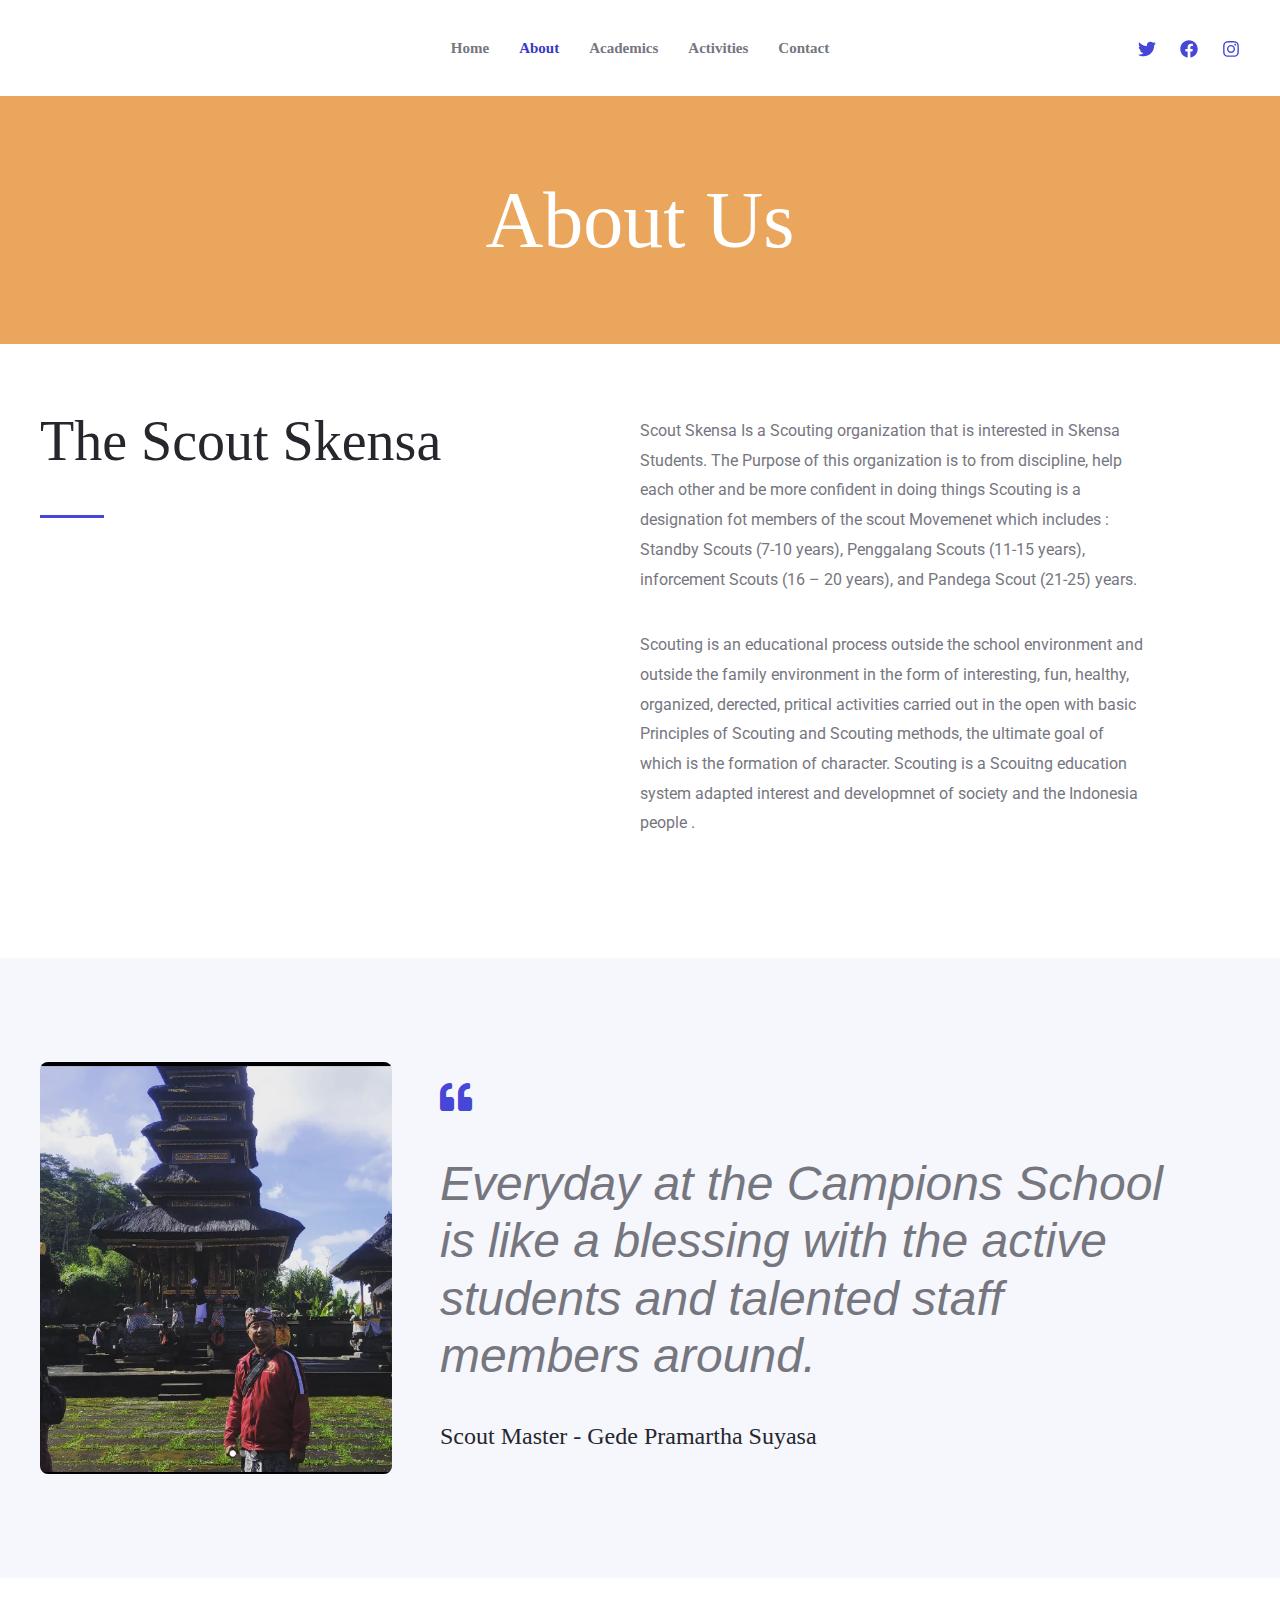
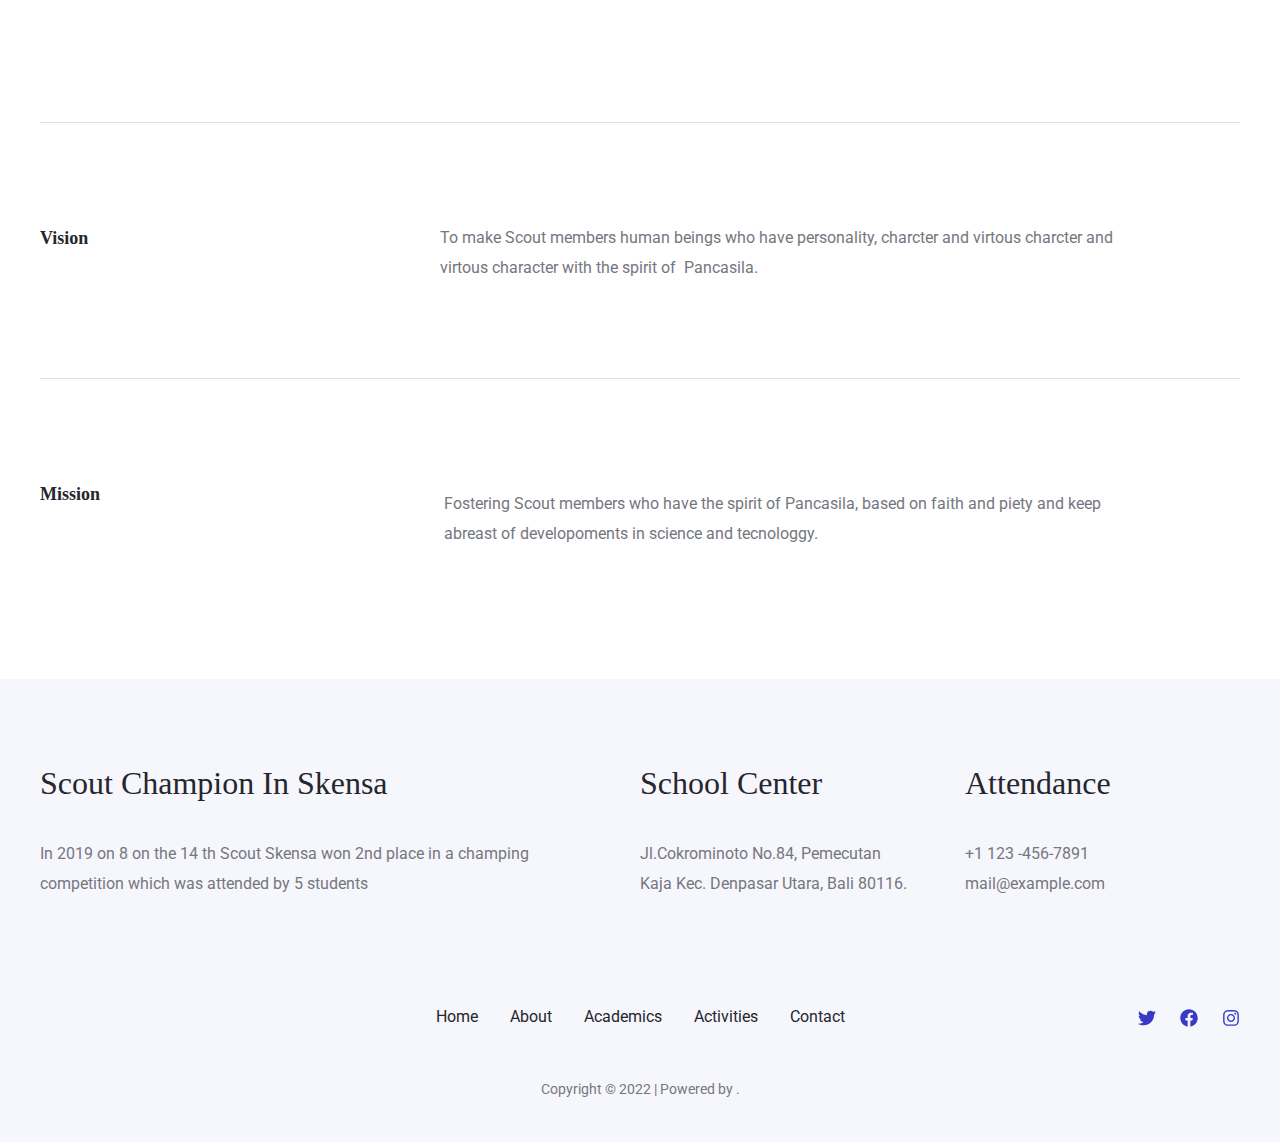
<file: index.php/about/index.html>
<!DOCTYPE html>
<html lang="en-US">
<head>
<meta charset="UTF-8">
<meta name="viewport" content="width=device-width, initial-scale=1">
<link rel="profile" href="https://gmpg.org/xfn/11">

<title>About</title>
<meta name="robots" content="noindex, nofollow">
<link rel="dns-prefetch" href="//fonts.googleapis.com">
<link rel="alternate" type="application/rss+xml" title=" &raquo; Feed" href="https://jodysalya.github.io/mywebscout/index.php/feed/">
<link rel="alternate" type="application/rss+xml" title=" &raquo; Comments Feed" href="https://jodysalya.github.io/mywebscout/index.php/comments/feed/">
<script>
window._wpemojiSettings = {"baseUrl":"https:\/\/s.w.org\/images\/core\/emoji\/14.0.0\/72x72\/","ext":".png","svgUrl":"https:\/\/s.w.org\/images\/core\/emoji\/14.0.0\/svg\/","svgExt":".svg","source":{"concatemoji":"https:\/\/jodysalya.github.io\/mywebscout\/wp-includes\/js\/wp-emoji-release.min.js?ver=6.1.1"}};
/*! This file is auto-generated */
!function(e,a,t){var n,r,o,i=a.createElement("canvas"),p=i.getContext&&i.getContext("2d");function s(e,t){var a=String.fromCharCode,e=(p.clearRect(0,0,i.width,i.height),p.fillText(a.apply(this,e),0,0),i.toDataURL());return p.clearRect(0,0,i.width,i.height),p.fillText(a.apply(this,t),0,0),e===i.toDataURL()}function c(e){var t=a.createElement("script");t.src=e,t.defer=t.type="text/javascript",a.getElementsByTagName("head")[0].appendChild(t)}for(o=Array("flag","emoji"),t.supports={everything:!0,everythingExceptFlag:!0},r=0;r<o.length;r++)t.supports[o[r]]=function(e){if(p&&p.fillText)switch(p.textBaseline="top",p.font="600 32px Arial",e){case"flag":return s([127987,65039,8205,9895,65039],[127987,65039,8203,9895,65039])?!1:!s([55356,56826,55356,56819],[55356,56826,8203,55356,56819])&&!s([55356,57332,56128,56423,56128,56418,56128,56421,56128,56430,56128,56423,56128,56447],[55356,57332,8203,56128,56423,8203,56128,56418,8203,56128,56421,8203,56128,56430,8203,56128,56423,8203,56128,56447]);case"emoji":return!s([129777,127995,8205,129778,127999],[129777,127995,8203,129778,127999])}return!1}(o[r]),t.supports.everything=t.supports.everything&&t.supports[o[r]],"flag"!==o[r]&&(t.supports.everythingExceptFlag=t.supports.everythingExceptFlag&&t.supports[o[r]]);t.supports.everythingExceptFlag=t.supports.everythingExceptFlag&&!t.supports.flag,t.DOMReady=!1,t.readyCallback=function(){t.DOMReady=!0},t.supports.everything||(n=function(){t.readyCallback()},a.addEventListener?(a.addEventListener("DOMContentLoaded",n,!1),e.addEventListener("load",n,!1)):(e.attachEvent("onload",n),a.attachEvent("onreadystatechange",function(){"complete"===a.readyState&&t.readyCallback()})),(e=t.source||{}).concatemoji?c(e.concatemoji):e.wpemoji&&e.twemoji&&(c(e.twemoji),c(e.wpemoji)))}(window,document,window._wpemojiSettings);
</script>
<style>img.wp-smiley,
img.emoji {
	display: inline !important;
	border: none !important;
	box-shadow: none !important;
	height: 1em !important;
	width: 1em !important;
	margin: 0 0.07em !important;
	vertical-align: -0.1em !important;
	background: none !important;
	padding: 0 !important;
}</style>
	<link rel="stylesheet" id="astra-theme-css-css" href="https://jodysalya.github.io/mywebscout/wp-content/themes/astra/assets/css/minified/main.min.css?ver=3.9.4" media="all">
<style id="astra-theme-css-inline-css">.ast-no-sidebar .entry-content .alignfull {margin-left: calc( -50vw + 50%);margin-right: calc( -50vw + 50%);max-width: 100vw;width: 100vw;}.ast-no-sidebar .entry-content .alignwide {margin-left: calc(-41vw + 50%);margin-right: calc(-41vw + 50%);max-width: unset;width: unset;}.ast-no-sidebar .entry-content .alignfull .alignfull,.ast-no-sidebar .entry-content .alignfull .alignwide,.ast-no-sidebar .entry-content .alignwide .alignfull,.ast-no-sidebar .entry-content .alignwide .alignwide,.ast-no-sidebar .entry-content .wp-block-column .alignfull,.ast-no-sidebar .entry-content .wp-block-column .alignwide{width: 100%;margin-left: auto;margin-right: auto;}.wp-block-gallery,.blocks-gallery-grid {margin: 0;}.wp-block-separator {max-width: 100px;}.wp-block-separator.is-style-wide,.wp-block-separator.is-style-dots {max-width: none;}.entry-content .has-2-columns .wp-block-column:first-child {padding-right: 10px;}.entry-content .has-2-columns .wp-block-column:last-child {padding-left: 10px;}@media (max-width: 782px) {.entry-content .wp-block-columns .wp-block-column {flex-basis: 100%;}.entry-content .has-2-columns .wp-block-column:first-child {padding-right: 0;}.entry-content .has-2-columns .wp-block-column:last-child {padding-left: 0;}}body .entry-content .wp-block-latest-posts {margin-left: 0;}body .entry-content .wp-block-latest-posts li {list-style: none;}.ast-no-sidebar .ast-container .entry-content .wp-block-latest-posts {margin-left: 0;}.ast-header-break-point .entry-content .alignwide {margin-left: auto;margin-right: auto;}.entry-content .blocks-gallery-item img {margin-bottom: auto;}.wp-block-pullquote {border-top: 4px solid #555d66;border-bottom: 4px solid #555d66;color: #40464d;}:root{--ast-container-default-xlg-padding:6.67em;--ast-container-default-lg-padding:5.67em;--ast-container-default-slg-padding:4.34em;--ast-container-default-md-padding:3.34em;--ast-container-default-sm-padding:6.67em;--ast-container-default-xs-padding:2.4em;--ast-container-default-xxs-padding:1.4em;}html{font-size:100%;}a,.page-title{color:var(--ast-global-color-2);}a:hover,a:focus{color:var(--ast-global-color-1);}body,button,input,select,textarea,.ast-button,.ast-custom-button{font-family:'Roboto',sans-serif;font-weight:400;font-size:16px;font-size:1rem;}blockquote{color:var(--ast-global-color-3);}p,.entry-content p{margin-bottom:1em;}h1,.entry-content h1,h2,.entry-content h2,h3,.entry-content h3,h4,.entry-content h4,h5,.entry-content h5,h6,.entry-content h6,.site-title,.site-title a{font-family:Georgia,Times,serif;font-weight:400;}.site-title{font-size:35px;font-size:2.1875rem;display:none;}header .custom-logo-link img{max-width:126px;}.astra-logo-svg{width:126px;}.ast-archive-description .ast-archive-title{font-size:40px;font-size:2.5rem;}.site-header .site-description{font-size:15px;font-size:0.9375rem;display:none;}.entry-title{font-size:30px;font-size:1.875rem;}h1,.entry-content h1{font-size:80px;font-size:5rem;font-family:Georgia,Times,serif;line-height:1.1;}h2,.entry-content h2{font-size:56px;font-size:3.5rem;font-family:Georgia,Times,serif;line-height:1.2;}h3,.entry-content h3{font-size:40px;font-size:2.5rem;font-family:Georgia,Times,serif;line-height:1.2;}h4,.entry-content h4{font-size:32px;font-size:2rem;font-family:Georgia,Times,serif;}h5,.entry-content h5{font-size:24px;font-size:1.5rem;font-family:Georgia,Times,serif;}h6,.entry-content h6{font-size:18px;font-size:1.125rem;font-family:Georgia,Times,serif;}.ast-single-post .entry-title,.page-title{font-size:30px;font-size:1.875rem;}::selection{background-color:var(--ast-global-color-0);color:#ffffff;}body,h1,.entry-title a,.entry-content h1,h2,.entry-content h2,h3,.entry-content h3,h4,.entry-content h4,h5,.entry-content h5,h6,.entry-content h6{color:var(--ast-global-color-3);}.tagcloud a:hover,.tagcloud a:focus,.tagcloud a.current-item{color:#ffffff;border-color:var(--ast-global-color-2);background-color:var(--ast-global-color-2);}input:focus,input[type="text"]:focus,input[type="email"]:focus,input[type="url"]:focus,input[type="password"]:focus,input[type="reset"]:focus,input[type="search"]:focus,textarea:focus{border-color:var(--ast-global-color-2);}input[type="radio"]:checked,input[type=reset],input[type="checkbox"]:checked,input[type="checkbox"]:hover:checked,input[type="checkbox"]:focus:checked,input[type=range]::-webkit-slider-thumb{border-color:var(--ast-global-color-2);background-color:var(--ast-global-color-2);box-shadow:none;}.site-footer a:hover + .post-count,.site-footer a:focus + .post-count{background:var(--ast-global-color-2);border-color:var(--ast-global-color-2);}.single .nav-links .nav-previous,.single .nav-links .nav-next{color:var(--ast-global-color-2);}.entry-meta,.entry-meta *{line-height:1.45;color:var(--ast-global-color-2);}.entry-meta a:hover,.entry-meta a:hover *,.entry-meta a:focus,.entry-meta a:focus *,.page-links > .page-link,.page-links .page-link:hover,.post-navigation a:hover{color:var(--ast-global-color-1);}#cat option,.secondary .calendar_wrap thead a,.secondary .calendar_wrap thead a:visited{color:var(--ast-global-color-2);}.secondary .calendar_wrap #today,.ast-progress-val span{background:var(--ast-global-color-2);}.secondary a:hover + .post-count,.secondary a:focus + .post-count{background:var(--ast-global-color-2);border-color:var(--ast-global-color-2);}.calendar_wrap #today > a{color:#ffffff;}.page-links .page-link,.single .post-navigation a{color:var(--ast-global-color-2);}.widget-title{font-size:22px;font-size:1.375rem;color:var(--ast-global-color-3);}.ast-logo-title-inline .site-logo-img{padding-right:1em;}.ast-page-builder-template .hentry {margin: 0;}.ast-page-builder-template .site-content > .ast-container {max-width: 100%;padding: 0;}.ast-page-builder-template .site-content #primary {padding: 0;margin: 0;}.ast-page-builder-template .no-results {text-align: center;margin: 4em auto;}.ast-page-builder-template .ast-pagination {padding: 2em;}.ast-page-builder-template .entry-header.ast-no-title.ast-no-thumbnail {margin-top: 0;}.ast-page-builder-template .entry-header.ast-header-without-markup {margin-top: 0;margin-bottom: 0;}.ast-page-builder-template .entry-header.ast-no-title.ast-no-meta {margin-bottom: 0;}.ast-page-builder-template.single .post-navigation {padding-bottom: 2em;}.ast-page-builder-template.single-post .site-content > .ast-container {max-width: 100%;}.ast-page-builder-template .entry-header {margin-top: 4em;margin-left: auto;margin-right: auto;padding-left: 20px;padding-right: 20px;}.single.ast-page-builder-template .entry-header {padding-left: 20px;padding-right: 20px;}.ast-page-builder-template .ast-archive-description {margin: 4em auto 0;padding-left: 20px;padding-right: 20px;}.ast-page-builder-template.ast-no-sidebar .entry-content .alignwide {margin-left: 0;margin-right: 0;}@media (max-width:921px){#ast-desktop-header{display:none;}}@media (min-width:921px){#ast-mobile-header{display:none;}}.wp-block-buttons.aligncenter{justify-content:center;}@media (max-width:921px){.ast-theme-transparent-header #primary,.ast-theme-transparent-header #secondary{padding:0;}}@media (max-width:921px){.ast-plain-container.ast-no-sidebar #primary{padding:0;}}.ast-plain-container.ast-no-sidebar #primary{margin-top:0;margin-bottom:0;}@media (min-width:1200px){.wp-block-group .has-background{padding:20px;}}@media (min-width:1200px){.ast-no-sidebar.ast-separate-container .entry-content .wp-block-group.alignwide,.ast-no-sidebar.ast-separate-container .entry-content .wp-block-cover.alignwide{margin-left:-20px;margin-right:-20px;padding-left:20px;padding-right:20px;}.ast-no-sidebar.ast-separate-container .entry-content .wp-block-cover.alignfull,.ast-no-sidebar.ast-separate-container .entry-content .wp-block-group.alignfull{margin-left:-6.67em;margin-right:-6.67em;padding-left:6.67em;padding-right:6.67em;}}@media (min-width:1200px){.wp-block-cover-image.alignwide .wp-block-cover__inner-container,.wp-block-cover.alignwide .wp-block-cover__inner-container,.wp-block-cover-image.alignfull .wp-block-cover__inner-container,.wp-block-cover.alignfull .wp-block-cover__inner-container{width:100%;}}.wp-block-columns{margin-bottom:unset;}.wp-block-image.size-full{margin:2rem 0;}.wp-block-separator.has-background{padding:0;}.wp-block-gallery{margin-bottom:1.6em;}.wp-block-group{padding-top:4em;padding-bottom:4em;}.wp-block-group__inner-container .wp-block-columns:last-child,.wp-block-group__inner-container :last-child,.wp-block-table table{margin-bottom:0;}.blocks-gallery-grid{width:100%;}.wp-block-navigation-link__content{padding:5px 0;}.wp-block-group .wp-block-group .has-text-align-center,.wp-block-group .wp-block-column .has-text-align-center{max-width:100%;}.has-text-align-center{margin:0 auto;}@media (min-width:1200px){.wp-block-cover__inner-container,.alignwide .wp-block-group__inner-container,.alignfull .wp-block-group__inner-container{max-width:1200px;margin:0 auto;}.wp-block-group.alignnone,.wp-block-group.aligncenter,.wp-block-group.alignleft,.wp-block-group.alignright,.wp-block-group.alignwide,.wp-block-columns.alignwide{margin:2rem 0 1rem 0;}}@media (max-width:1200px){.wp-block-group{padding:3em;}.wp-block-group .wp-block-group{padding:1.5em;}.wp-block-columns,.wp-block-column{margin:1rem 0;}}@media (min-width:921px){.wp-block-columns .wp-block-group{padding:2em;}}@media (max-width:544px){.wp-block-cover-image .wp-block-cover__inner-container,.wp-block-cover .wp-block-cover__inner-container{width:unset;}.wp-block-cover,.wp-block-cover-image{padding:2em 0;}.wp-block-group,.wp-block-cover{padding:2em;}.wp-block-media-text__media img,.wp-block-media-text__media video{width:unset;max-width:100%;}.wp-block-media-text.has-background .wp-block-media-text__content{padding:1em;}}.wp-block-image.aligncenter{margin-left:auto;margin-right:auto;}.wp-block-table.aligncenter{margin-left:auto;margin-right:auto;}@media (min-width:544px){.entry-content .wp-block-media-text.has-media-on-the-right .wp-block-media-text__content{padding:0 8% 0 0;}.entry-content .wp-block-media-text .wp-block-media-text__content{padding:0 0 0 8%;}.ast-plain-container .site-content .entry-content .has-custom-content-position.is-position-bottom-left > *,.ast-plain-container .site-content .entry-content .has-custom-content-position.is-position-bottom-right > *,.ast-plain-container .site-content .entry-content .has-custom-content-position.is-position-top-left > *,.ast-plain-container .site-content .entry-content .has-custom-content-position.is-position-top-right > *,.ast-plain-container .site-content .entry-content .has-custom-content-position.is-position-center-right > *,.ast-plain-container .site-content .entry-content .has-custom-content-position.is-position-center-left > *{margin:0;}}@media (max-width:544px){.entry-content .wp-block-media-text .wp-block-media-text__content{padding:8% 0;}.wp-block-media-text .wp-block-media-text__media img{width:auto;max-width:100%;}}.wp-block-button.is-style-outline .wp-block-button__link{border-color:#ffffff;border-top-width:2px;border-right-width:2px;border-bottom-width:2px;border-left-width:2px;}.wp-block-button.is-style-outline > .wp-block-button__link:not(.has-text-color),.wp-block-button.wp-block-button__link.is-style-outline:not(.has-text-color){color:#ffffff;}.wp-block-button.is-style-outline .wp-block-button__link:hover,.wp-block-button.is-style-outline .wp-block-button__link:focus{color:var(--ast-global-color-1) !important;background-color:rgba(255,255,255,0.8);border-color:rgba(255,255,255,0.8);}.post-page-numbers.current .page-link,.ast-pagination .page-numbers.current{color:#ffffff;border-color:var(--ast-global-color-0);background-color:var(--ast-global-color-0);border-radius:2px;}@media (max-width:921px){.wp-block-button.is-style-outline .wp-block-button__link{padding-top:calc(15px - 2px);padding-right:calc(30px - 2px);padding-bottom:calc(15px - 2px);padding-left:calc(30px - 2px);}}@media (max-width:544px){.wp-block-button.is-style-outline .wp-block-button__link{padding-top:calc(15px - 2px);padding-right:calc(30px - 2px);padding-bottom:calc(15px - 2px);padding-left:calc(30px - 2px);}}@media (min-width:544px){.entry-content > .alignleft{margin-right:20px;}.entry-content > .alignright{margin-left:20px;}.wp-block-group.has-background{padding:20px;}}@media (max-width:921px){.ast-separate-container #primary,.ast-separate-container #secondary{padding:1.5em 0;}#primary,#secondary{padding:1.5em 0;margin:0;}.ast-left-sidebar #content > .ast-container{display:flex;flex-direction:column-reverse;width:100%;}.ast-separate-container .ast-article-post,.ast-separate-container .ast-article-single{padding:1.5em 2.14em;}.ast-author-box img.avatar{margin:20px 0 0 0;}}@media (min-width:922px){.ast-separate-container.ast-right-sidebar #primary,.ast-separate-container.ast-left-sidebar #primary{border:0;}.search-no-results.ast-separate-container #primary{margin-bottom:4em;}}.elementor-button-wrapper .elementor-button{border-style:solid;text-decoration:none;border-top-width:0;border-right-width:0;border-left-width:0;border-bottom-width:0;}body .elementor-button.elementor-size-sm,body .elementor-button.elementor-size-xs,body .elementor-button.elementor-size-md,body .elementor-button.elementor-size-lg,body .elementor-button.elementor-size-xl,body .elementor-button{border-radius:4px;padding-top:15px;padding-right:24px;padding-bottom:15px;padding-left:24px;}@media (max-width:921px){.elementor-button-wrapper .elementor-button.elementor-size-sm,.elementor-button-wrapper .elementor-button.elementor-size-xs,.elementor-button-wrapper .elementor-button.elementor-size-md,.elementor-button-wrapper .elementor-button.elementor-size-lg,.elementor-button-wrapper .elementor-button.elementor-size-xl,.elementor-button-wrapper .elementor-button{padding-top:14px;padding-right:24px;padding-bottom:14px;padding-left:24px;}}@media (max-width:544px){.elementor-button-wrapper .elementor-button.elementor-size-sm,.elementor-button-wrapper .elementor-button.elementor-size-xs,.elementor-button-wrapper .elementor-button.elementor-size-md,.elementor-button-wrapper .elementor-button.elementor-size-lg,.elementor-button-wrapper .elementor-button.elementor-size-xl,.elementor-button-wrapper .elementor-button{padding-top:12px;padding-right:22px;padding-bottom:12px;padding-left:22px;}}.elementor-button-wrapper .elementor-button{border-color:#ffffff;background-color:#ffffff;}.elementor-button-wrapper .elementor-button:hover,.elementor-button-wrapper .elementor-button:focus{color:var(--ast-global-color-1);background-color:rgba(255,255,255,0.8);border-color:rgba(255,255,255,0.8);}.wp-block-button .wp-block-button__link ,.elementor-button-wrapper .elementor-button,.elementor-button-wrapper .elementor-button:visited{color:var(--ast-global-color-0);}.elementor-button-wrapper .elementor-button{font-family:Georgia,Times,serif;font-weight:700;line-height:1;}body .elementor-button.elementor-size-sm,body .elementor-button.elementor-size-xs,body .elementor-button.elementor-size-md,body .elementor-button.elementor-size-lg,body .elementor-button.elementor-size-xl,body .elementor-button{font-size:15px;font-size:0.9375rem;}.wp-block-button .wp-block-button__link:hover,.wp-block-button .wp-block-button__link:focus{color:var(--ast-global-color-1);background-color:rgba(255,255,255,0.8);border-color:rgba(255,255,255,0.8);}.elementor-widget-heading h1.elementor-heading-title{line-height:1.1;}.elementor-widget-heading h2.elementor-heading-title{line-height:1.2;}.elementor-widget-heading h3.elementor-heading-title{line-height:1.2;}.wp-block-button .wp-block-button__link{border:none;background-color:#ffffff;color:var(--ast-global-color-0);font-family:Georgia,Times,serif;font-weight:700;line-height:1;font-size:15px;font-size:0.9375rem;border-radius:4px;padding:15px 30px;}.wp-block-button.is-style-outline .wp-block-button__link{border-style:solid;border-top-width:2px;border-right-width:2px;border-left-width:2px;border-bottom-width:2px;border-color:#ffffff;padding-top:calc(15px - 2px);padding-right:calc(30px - 2px);padding-bottom:calc(15px - 2px);padding-left:calc(30px - 2px);}@media (max-width:921px){.wp-block-button .wp-block-button__link{font-size:14px;font-size:0.875rem;border:none;padding:15px 30px;}.wp-block-button.is-style-outline .wp-block-button__link{padding-top:calc(15px - 2px);padding-right:calc(30px - 2px);padding-bottom:calc(15px - 2px);padding-left:calc(30px - 2px);}}@media (max-width:544px){.wp-block-button .wp-block-button__link{font-size:13px;font-size:0.8125rem;border:none;padding:15px 30px;}.wp-block-button.is-style-outline .wp-block-button__link{padding-top:calc(15px - 2px);padding-right:calc(30px - 2px);padding-bottom:calc(15px - 2px);padding-left:calc(30px - 2px);}}.menu-toggle,button,.ast-button,.ast-custom-button,.button,input#submit,input[type="button"],input[type="submit"],input[type="reset"]{border-style:solid;border-top-width:0;border-right-width:0;border-left-width:0;border-bottom-width:0;color:var(--ast-global-color-0);border-color:#ffffff;background-color:#ffffff;border-radius:4px;padding-top:15px;padding-right:24px;padding-bottom:15px;padding-left:24px;font-family:Georgia,Times,serif;font-weight:700;font-size:15px;font-size:0.9375rem;line-height:1;}button:focus,.menu-toggle:hover,button:hover,.ast-button:hover,.ast-custom-button:hover .button:hover,.ast-custom-button:hover ,input[type=reset]:hover,input[type=reset]:focus,input#submit:hover,input#submit:focus,input[type="button"]:hover,input[type="button"]:focus,input[type="submit"]:hover,input[type="submit"]:focus{color:var(--ast-global-color-1);background-color:rgba(255,255,255,0.8);border-color:rgba(255,255,255,0.8);}@media (min-width:544px){.ast-container{max-width:100%;}}@media (max-width:544px){.ast-separate-container .ast-article-post,.ast-separate-container .ast-article-single,.ast-separate-container .comments-title,.ast-separate-container .ast-archive-description{padding:1.5em 1em;}.ast-separate-container #content .ast-container{padding-left:0.54em;padding-right:0.54em;}.ast-separate-container .ast-comment-list li.depth-1{padding:1.5em 1em;margin-bottom:1.5em;}.ast-separate-container .ast-comment-list .bypostauthor{padding:.5em;}.ast-search-menu-icon.ast-dropdown-active .search-field{width:170px;}.menu-toggle,button,.ast-button,.button,input#submit,input[type="button"],input[type="submit"],input[type="reset"]{padding-top:12px;padding-right:22px;padding-bottom:12px;padding-left:22px;font-size:13px;font-size:0.8125rem;}}@media (max-width:921px){.menu-toggle,button,.ast-button,.button,input#submit,input[type="button"],input[type="submit"],input[type="reset"]{padding-top:14px;padding-right:24px;padding-bottom:14px;padding-left:24px;font-size:14px;font-size:0.875rem;}.ast-mobile-header-stack .main-header-bar .ast-search-menu-icon{display:inline-block;}.ast-header-break-point.ast-header-custom-item-outside .ast-mobile-header-stack .main-header-bar .ast-search-icon{margin:0;}.ast-comment-avatar-wrap img{max-width:2.5em;}.ast-separate-container .ast-comment-list li.depth-1{padding:1.5em 2.14em;}.ast-separate-container .comment-respond{padding:2em 2.14em;}.ast-comment-meta{padding:0 1.8888em 1.3333em;}}body,.ast-separate-container{background-color:var(--ast-global-color-4);;background-image:none;;}.ast-no-sidebar.ast-separate-container .entry-content .alignfull {margin-left: -6.67em;margin-right: -6.67em;width: auto;}@media (max-width: 1200px) {.ast-no-sidebar.ast-separate-container .entry-content .alignfull {margin-left: -2.4em;margin-right: -2.4em;}}@media (max-width: 768px) {.ast-no-sidebar.ast-separate-container .entry-content .alignfull {margin-left: -2.14em;margin-right: -2.14em;}}@media (max-width: 544px) {.ast-no-sidebar.ast-separate-container .entry-content .alignfull {margin-left: -1em;margin-right: -1em;}}.ast-no-sidebar.ast-separate-container .entry-content .alignwide {margin-left: -20px;margin-right: -20px;}.ast-no-sidebar.ast-separate-container .entry-content .wp-block-column .alignfull,.ast-no-sidebar.ast-separate-container .entry-content .wp-block-column .alignwide {margin-left: auto;margin-right: auto;width: 100%;}@media (max-width:921px){.widget-title{font-size:22px;font-size:1.375rem;}body,button,input,select,textarea,.ast-button,.ast-custom-button{font-size:16px;font-size:1rem;}#secondary,#secondary button,#secondary input,#secondary select,#secondary textarea{font-size:16px;font-size:1rem;}.site-title{display:none;}.ast-archive-description .ast-archive-title{font-size:40px;}.site-header .site-description{display:none;}.entry-title{font-size:30px;}h1,.entry-content h1{font-size:56px;}h2,.entry-content h2{font-size:40px;}h3,.entry-content h3{font-size:32px;}h4,.entry-content h4{font-size:24px;font-size:1.5rem;}h5,.entry-content h5{font-size:20px;font-size:1.25rem;}h6,.entry-content h6{font-size:17px;font-size:1.0625rem;}.ast-single-post .entry-title,.page-title{font-size:30px;}.astra-logo-svg{width:120px;}header .custom-logo-link img,.ast-header-break-point .site-logo-img .custom-mobile-logo-link img{max-width:120px;}}@media (max-width:544px){.widget-title{font-size:21px;font-size:1.4rem;}body,button,input,select,textarea,.ast-button,.ast-custom-button{font-size:15px;font-size:0.9375rem;}#secondary,#secondary button,#secondary input,#secondary select,#secondary textarea{font-size:15px;font-size:0.9375rem;}.site-title{display:none;}.ast-archive-description .ast-archive-title{font-size:40px;}.site-header .site-description{display:none;}.entry-title{font-size:30px;}h1,.entry-content h1{font-size:36px;}h2,.entry-content h2{font-size:32px;}h3,.entry-content h3{font-size:24px;}h4,.entry-content h4{font-size:20px;font-size:1.25rem;}h5,.entry-content h5{font-size:18px;font-size:1.125rem;}h6,.entry-content h6{font-size:16px;font-size:1rem;}.ast-single-post .entry-title,.page-title{font-size:30px;}header .custom-logo-link img,.ast-header-break-point .site-branding img,.ast-header-break-point .custom-logo-link img{max-width:112px;}.astra-logo-svg{width:112px;}.ast-header-break-point .site-logo-img .custom-mobile-logo-link img{max-width:112px;}}@media (max-width:544px){html{font-size:100%;}}@media (min-width:922px){.ast-container{max-width:1240px;}}@media (min-width:922px){.site-content .ast-container{display:flex;}}@media (max-width:921px){.site-content .ast-container{flex-direction:column;}}@media (min-width:922px){.main-header-menu .sub-menu .menu-item.ast-left-align-sub-menu:hover > .sub-menu,.main-header-menu .sub-menu .menu-item.ast-left-align-sub-menu.focus > .sub-menu{margin-left:-0px;}}blockquote {padding: 1.2em;}:root .has-ast-global-color-0-color{color:var(--ast-global-color-0);}:root .has-ast-global-color-0-background-color{background-color:var(--ast-global-color-0);}:root .wp-block-button .has-ast-global-color-0-color{color:var(--ast-global-color-0);}:root .wp-block-button .has-ast-global-color-0-background-color{background-color:var(--ast-global-color-0);}:root .has-ast-global-color-1-color{color:var(--ast-global-color-1);}:root .has-ast-global-color-1-background-color{background-color:var(--ast-global-color-1);}:root .wp-block-button .has-ast-global-color-1-color{color:var(--ast-global-color-1);}:root .wp-block-button .has-ast-global-color-1-background-color{background-color:var(--ast-global-color-1);}:root .has-ast-global-color-2-color{color:var(--ast-global-color-2);}:root .has-ast-global-color-2-background-color{background-color:var(--ast-global-color-2);}:root .wp-block-button .has-ast-global-color-2-color{color:var(--ast-global-color-2);}:root .wp-block-button .has-ast-global-color-2-background-color{background-color:var(--ast-global-color-2);}:root .has-ast-global-color-3-color{color:var(--ast-global-color-3);}:root .has-ast-global-color-3-background-color{background-color:var(--ast-global-color-3);}:root .wp-block-button .has-ast-global-color-3-color{color:var(--ast-global-color-3);}:root .wp-block-button .has-ast-global-color-3-background-color{background-color:var(--ast-global-color-3);}:root .has-ast-global-color-4-color{color:var(--ast-global-color-4);}:root .has-ast-global-color-4-background-color{background-color:var(--ast-global-color-4);}:root .wp-block-button .has-ast-global-color-4-color{color:var(--ast-global-color-4);}:root .wp-block-button .has-ast-global-color-4-background-color{background-color:var(--ast-global-color-4);}:root .has-ast-global-color-5-color{color:var(--ast-global-color-5);}:root .has-ast-global-color-5-background-color{background-color:var(--ast-global-color-5);}:root .wp-block-button .has-ast-global-color-5-color{color:var(--ast-global-color-5);}:root .wp-block-button .has-ast-global-color-5-background-color{background-color:var(--ast-global-color-5);}:root .has-ast-global-color-6-color{color:var(--ast-global-color-6);}:root .has-ast-global-color-6-background-color{background-color:var(--ast-global-color-6);}:root .wp-block-button .has-ast-global-color-6-color{color:var(--ast-global-color-6);}:root .wp-block-button .has-ast-global-color-6-background-color{background-color:var(--ast-global-color-6);}:root .has-ast-global-color-7-color{color:var(--ast-global-color-7);}:root .has-ast-global-color-7-background-color{background-color:var(--ast-global-color-7);}:root .wp-block-button .has-ast-global-color-7-color{color:var(--ast-global-color-7);}:root .wp-block-button .has-ast-global-color-7-background-color{background-color:var(--ast-global-color-7);}:root .has-ast-global-color-8-color{color:var(--ast-global-color-8);}:root .has-ast-global-color-8-background-color{background-color:var(--ast-global-color-8);}:root .wp-block-button .has-ast-global-color-8-color{color:var(--ast-global-color-8);}:root .wp-block-button .has-ast-global-color-8-background-color{background-color:var(--ast-global-color-8);}:root{--ast-global-color-0:#4747d7;--ast-global-color-1:#3939c8;--ast-global-color-2:#26262c;--ast-global-color-3:#76767f;--ast-global-color-4:#f6f7fd;--ast-global-color-5:#ffffff;--ast-global-color-6:#243673;--ast-global-color-7:#FBFCFF;--ast-global-color-8:#BFD1FF;}:root {--ast-border-color : #dddddd;}.ast-breadcrumbs .trail-browse,.ast-breadcrumbs .trail-items,.ast-breadcrumbs .trail-items li{display:inline-block;margin:0;padding:0;border:none;background:inherit;text-indent:0;}.ast-breadcrumbs .trail-browse{font-size:inherit;font-style:inherit;font-weight:inherit;color:inherit;}.ast-breadcrumbs .trail-items{list-style:none;}.trail-items li::after{padding:0 0.3em;content:"\00bb";}.trail-items li:last-of-type::after{display:none;}h1,.entry-content h1,h2,.entry-content h2,h3,.entry-content h3,h4,.entry-content h4,h5,.entry-content h5,h6,.entry-content h6{color:var(--ast-global-color-2);}@media (max-width:921px){.ast-builder-grid-row-container.ast-builder-grid-row-tablet-3-firstrow .ast-builder-grid-row > *:first-child,.ast-builder-grid-row-container.ast-builder-grid-row-tablet-3-lastrow .ast-builder-grid-row > *:last-child{grid-column:1 / -1;}}@media (max-width:544px){.ast-builder-grid-row-container.ast-builder-grid-row-mobile-3-firstrow .ast-builder-grid-row > *:first-child,.ast-builder-grid-row-container.ast-builder-grid-row-mobile-3-lastrow .ast-builder-grid-row > *:last-child{grid-column:1 / -1;}}.ast-builder-layout-element[data-section="title_tagline"]{display:flex;}@media (max-width:921px){.ast-header-break-point .ast-builder-layout-element[data-section="title_tagline"]{display:flex;}}@media (max-width:544px){.ast-header-break-point .ast-builder-layout-element[data-section="title_tagline"]{display:flex;}}.ast-builder-menu-1{font-family:Georgia,Times,serif;font-weight:700;}.ast-builder-menu-1 .menu-item > .menu-link{font-size:15px;font-size:0.9375rem;color:var(--ast-global-color-3);}.ast-builder-menu-1 .menu-item > .ast-menu-toggle{color:var(--ast-global-color-3);}.ast-builder-menu-1 .menu-item:hover > .menu-link,.ast-builder-menu-1 .inline-on-mobile .menu-item:hover > .ast-menu-toggle{color:var(--ast-global-color-1);}.ast-builder-menu-1 .menu-item:hover > .ast-menu-toggle{color:var(--ast-global-color-1);}.ast-builder-menu-1 .menu-item.current-menu-item > .menu-link,.ast-builder-menu-1 .inline-on-mobile .menu-item.current-menu-item > .ast-menu-toggle,.ast-builder-menu-1 .current-menu-ancestor > .menu-link{color:var(--ast-global-color-1);}.ast-builder-menu-1 .menu-item.current-menu-item > .ast-menu-toggle{color:var(--ast-global-color-1);}.ast-builder-menu-1 .sub-menu,.ast-builder-menu-1 .inline-on-mobile .sub-menu{border-top-width:2px;border-bottom-width:0px;border-right-width:0px;border-left-width:0px;border-color:var(--ast-global-color-0);border-style:solid;width:1131px;border-radius:0px;}.ast-builder-menu-1 .main-header-menu > .menu-item > .sub-menu,.ast-builder-menu-1 .main-header-menu > .menu-item > .astra-full-megamenu-wrapper{margin-top:0px;}.ast-desktop .ast-builder-menu-1 .main-header-menu > .menu-item > .sub-menu:before,.ast-desktop .ast-builder-menu-1 .main-header-menu > .menu-item > .astra-full-megamenu-wrapper:before{height:calc( 0px + 5px );}.ast-desktop .ast-builder-menu-1 .menu-item .sub-menu .menu-link{border-style:none;}@media (max-width:921px){.ast-header-break-point .ast-builder-menu-1 .menu-item.menu-item-has-children > .ast-menu-toggle{top:0;}.ast-builder-menu-1 .menu-item-has-children > .menu-link:after{content:unset;}.ast-builder-menu-1 .main-header-menu > .menu-item > .sub-menu,.ast-builder-menu-1 .main-header-menu > .menu-item > .astra-full-megamenu-wrapper{margin-top:0;}}@media (max-width:544px){.ast-header-break-point .ast-builder-menu-1 .menu-item.menu-item-has-children > .ast-menu-toggle{top:0;}.ast-builder-menu-1 .main-header-menu > .menu-item > .sub-menu,.ast-builder-menu-1 .main-header-menu > .menu-item > .astra-full-megamenu-wrapper{margin-top:0;}}.ast-builder-menu-1{display:flex;}@media (max-width:921px){.ast-header-break-point .ast-builder-menu-1{display:flex;}}@media (max-width:544px){.ast-header-break-point .ast-builder-menu-1{display:flex;}}.ast-builder-social-element:hover {color: #0274be;}.ast-social-stack-desktop .ast-builder-social-element,.ast-social-stack-tablet .ast-builder-social-element,.ast-social-stack-mobile .ast-builder-social-element {margin-top: 6px;margin-bottom: 6px;}.ast-social-color-type-official .ast-builder-social-element,.ast-social-color-type-official .social-item-label {color: var(--color);background-color: var(--background-color);}.header-social-inner-wrap.ast-social-color-type-official .ast-builder-social-element svg,.footer-social-inner-wrap.ast-social-color-type-official .ast-builder-social-element svg {fill: currentColor;}.social-show-label-true .ast-builder-social-element {width: auto;padding: 0 0.4em;}[data-section^="section-fb-social-icons-"] .footer-social-inner-wrap {text-align: center;}.ast-footer-social-wrap {width: 100%;}.ast-footer-social-wrap .ast-builder-social-element:first-child {margin-left: 0;}.ast-footer-social-wrap .ast-builder-social-element:last-child {margin-right: 0;}.ast-header-social-wrap .ast-builder-social-element:first-child {margin-left: 0;}.ast-header-social-wrap .ast-builder-social-element:last-child {margin-right: 0;}.ast-builder-social-element {line-height: 1;color: #3a3a3a;background: transparent;vertical-align: middle;transition: all 0.01s;margin-left: 6px;margin-right: 6px;justify-content: center;align-items: center;}.ast-builder-social-element {line-height: 1;color: #3a3a3a;background: transparent;vertical-align: middle;transition: all 0.01s;margin-left: 6px;margin-right: 6px;justify-content: center;align-items: center;}.ast-builder-social-element .social-item-label {padding-left: 6px;}.ast-header-social-1-wrap .ast-builder-social-element{margin-left:12px;margin-right:12px;}.ast-header-social-1-wrap .ast-builder-social-element svg{width:18px;height:18px;}.ast-header-social-1-wrap .ast-social-color-type-custom svg{fill:var(--ast-global-color-0);}.ast-header-social-1-wrap .ast-social-color-type-custom .ast-builder-social-element:hover{color:var(--ast-global-color-2);}.ast-header-social-1-wrap .ast-social-color-type-custom .ast-builder-social-element:hover svg{fill:var(--ast-global-color-2);}.ast-header-social-1-wrap .ast-social-color-type-custom .social-item-label{color:var(--ast-global-color-0);}.ast-header-social-1-wrap .ast-builder-social-element:hover .social-item-label{color:var(--ast-global-color-2);}@media (max-width:921px){.ast-header-social-1-wrap .ast-builder-social-element{margin-left:15px;margin-right:15px;}.ast-header-social-1-wrap{margin-top:25px;margin-bottom:25px;margin-left:25px;margin-right:25px;}}.ast-builder-layout-element[data-section="section-hb-social-icons-1"]{display:flex;}@media (max-width:921px){.ast-header-break-point .ast-builder-layout-element[data-section="section-hb-social-icons-1"]{display:flex;}}@media (max-width:544px){.ast-header-break-point .ast-builder-layout-element[data-section="section-hb-social-icons-1"]{display:flex;}}.site-below-footer-wrap{padding-top:20px;padding-bottom:20px;}.site-below-footer-wrap[data-section="section-below-footer-builder"]{background-color:;;background-image:none;;min-height:40px;}.site-below-footer-wrap[data-section="section-below-footer-builder"] .ast-builder-grid-row{max-width:1200px;margin-left:auto;margin-right:auto;}.site-below-footer-wrap[data-section="section-below-footer-builder"] .ast-builder-grid-row,.site-below-footer-wrap[data-section="section-below-footer-builder"] .site-footer-section{align-items:flex-start;}.site-below-footer-wrap[data-section="section-below-footer-builder"].ast-footer-row-inline .site-footer-section{display:flex;margin-bottom:0;}.ast-builder-grid-row-full .ast-builder-grid-row{grid-template-columns:1fr;}@media (max-width:921px){.site-below-footer-wrap[data-section="section-below-footer-builder"].ast-footer-row-tablet-inline .site-footer-section{display:flex;margin-bottom:0;}.site-below-footer-wrap[data-section="section-below-footer-builder"].ast-footer-row-tablet-stack .site-footer-section{display:block;margin-bottom:10px;}.ast-builder-grid-row-container.ast-builder-grid-row-tablet-full .ast-builder-grid-row{grid-template-columns:1fr;}}@media (max-width:544px){.site-below-footer-wrap[data-section="section-below-footer-builder"].ast-footer-row-mobile-inline .site-footer-section{display:flex;margin-bottom:0;}.site-below-footer-wrap[data-section="section-below-footer-builder"].ast-footer-row-mobile-stack .site-footer-section{display:block;margin-bottom:10px;}.ast-builder-grid-row-container.ast-builder-grid-row-mobile-full .ast-builder-grid-row{grid-template-columns:1fr;}}.site-below-footer-wrap[data-section="section-below-footer-builder"]{padding-bottom:40px;}@media (max-width:544px){.site-below-footer-wrap[data-section="section-below-footer-builder"]{padding-top:24px;padding-bottom:24px;padding-left:24px;padding-right:24px;}}.site-below-footer-wrap[data-section="section-below-footer-builder"]{display:grid;}@media (max-width:921px){.ast-header-break-point .site-below-footer-wrap[data-section="section-below-footer-builder"]{display:grid;}}@media (max-width:544px){.ast-header-break-point .site-below-footer-wrap[data-section="section-below-footer-builder"]{display:grid;}}.ast-footer-copyright{text-align:center;}.ast-footer-copyright {color:var(--ast-global-color-3);}@media (max-width:921px){.ast-footer-copyright{text-align:center;}}@media (max-width:544px){.ast-footer-copyright{text-align:center;}}.ast-footer-copyright {font-size:14px;font-size:0.875rem;}.ast-footer-copyright.ast-builder-layout-element{display:flex;}@media (max-width:921px){.ast-header-break-point .ast-footer-copyright.ast-builder-layout-element{display:flex;}}@media (max-width:544px){.ast-header-break-point .ast-footer-copyright.ast-builder-layout-element{display:flex;}}.ast-builder-social-element:hover {color: #0274be;}.ast-social-stack-desktop .ast-builder-social-element,.ast-social-stack-tablet .ast-builder-social-element,.ast-social-stack-mobile .ast-builder-social-element {margin-top: 6px;margin-bottom: 6px;}.ast-social-color-type-official .ast-builder-social-element,.ast-social-color-type-official .social-item-label {color: var(--color);background-color: var(--background-color);}.header-social-inner-wrap.ast-social-color-type-official .ast-builder-social-element svg,.footer-social-inner-wrap.ast-social-color-type-official .ast-builder-social-element svg {fill: currentColor;}.social-show-label-true .ast-builder-social-element {width: auto;padding: 0 0.4em;}[data-section^="section-fb-social-icons-"] .footer-social-inner-wrap {text-align: center;}.ast-footer-social-wrap {width: 100%;}.ast-footer-social-wrap .ast-builder-social-element:first-child {margin-left: 0;}.ast-footer-social-wrap .ast-builder-social-element:last-child {margin-right: 0;}.ast-header-social-wrap .ast-builder-social-element:first-child {margin-left: 0;}.ast-header-social-wrap .ast-builder-social-element:last-child {margin-right: 0;}.ast-builder-social-element {line-height: 1;color: #3a3a3a;background: transparent;vertical-align: middle;transition: all 0.01s;margin-left: 6px;margin-right: 6px;justify-content: center;align-items: center;}.ast-builder-social-element {line-height: 1;color: #3a3a3a;background: transparent;vertical-align: middle;transition: all 0.01s;margin-left: 6px;margin-right: 6px;justify-content: center;align-items: center;}.ast-builder-social-element .social-item-label {padding-left: 6px;}.ast-footer-social-1-wrap .ast-builder-social-element{margin-left:12px;margin-right:12px;}.ast-footer-social-1-wrap .ast-builder-social-element svg{width:18px;height:18px;}.ast-footer-social-1-wrap .ast-social-color-type-custom svg{fill:var(--ast-global-color-1);}.ast-footer-social-1-wrap .ast-social-color-type-custom .ast-builder-social-element:hover{color:var(--ast-global-color-2);}.ast-footer-social-1-wrap .ast-social-color-type-custom .ast-builder-social-element:hover svg{fill:var(--ast-global-color-2);}.ast-footer-social-1-wrap .ast-social-color-type-custom .social-item-label{color:var(--ast-global-color-1);}.ast-footer-social-1-wrap .ast-builder-social-element:hover .social-item-label{color:var(--ast-global-color-2);}[data-section="section-fb-social-icons-1"] .footer-social-inner-wrap{text-align:right;}@media (max-width:921px){[data-section="section-fb-social-icons-1"] .footer-social-inner-wrap{text-align:center;}}@media (max-width:544px){[data-section="section-fb-social-icons-1"] .footer-social-inner-wrap{text-align:center;}}.ast-builder-layout-element[data-section="section-fb-social-icons-1"]{display:flex;}@media (max-width:921px){.ast-header-break-point .ast-builder-layout-element[data-section="section-fb-social-icons-1"]{display:flex;}}@media (max-width:544px){.ast-header-break-point .ast-builder-layout-element[data-section="section-fb-social-icons-1"]{display:flex;}}.site-above-footer-wrap{padding-top:20px;padding-bottom:20px;}.site-above-footer-wrap[data-section="section-above-footer-builder"]{background-color:;;background-image:none;;min-height:60px;}.site-above-footer-wrap[data-section="section-above-footer-builder"] .ast-builder-grid-row{max-width:1200px;margin-left:auto;margin-right:auto;}.site-above-footer-wrap[data-section="section-above-footer-builder"] .ast-builder-grid-row,.site-above-footer-wrap[data-section="section-above-footer-builder"] .site-footer-section{align-items:flex-start;}.site-above-footer-wrap[data-section="section-above-footer-builder"].ast-footer-row-inline .site-footer-section{display:flex;margin-bottom:0;}.ast-builder-grid-row-3-lheavy .ast-builder-grid-row{grid-template-columns:2fr 1fr 1fr;}@media (max-width:921px){.site-above-footer-wrap[data-section="section-above-footer-builder"].ast-footer-row-tablet-inline .site-footer-section{display:flex;margin-bottom:0;}.site-above-footer-wrap[data-section="section-above-footer-builder"].ast-footer-row-tablet-stack .site-footer-section{display:block;margin-bottom:10px;}.ast-builder-grid-row-container.ast-builder-grid-row-tablet-full .ast-builder-grid-row{grid-template-columns:1fr;}}@media (max-width:544px){.site-above-footer-wrap[data-section="section-above-footer-builder"].ast-footer-row-mobile-inline .site-footer-section{display:flex;margin-bottom:0;}.site-above-footer-wrap[data-section="section-above-footer-builder"].ast-footer-row-mobile-stack .site-footer-section{display:block;margin-bottom:10px;}.ast-builder-grid-row-container.ast-builder-grid-row-mobile-full .ast-builder-grid-row{grid-template-columns:1fr;}}.site-above-footer-wrap[data-section="section-above-footer-builder"]{padding-top:80px;padding-bottom:40px;padding-left:40px;padding-right:40px;}@media (max-width:921px){.site-above-footer-wrap[data-section="section-above-footer-builder"]{padding-top:50px;padding-bottom:50px;padding-left:50px;padding-right:50px;}}@media (max-width:544px){.site-above-footer-wrap[data-section="section-above-footer-builder"]{padding-top:40px;padding-bottom:40px;padding-left:20px;padding-right:20px;}}.site-above-footer-wrap[data-section="section-above-footer-builder"]{display:grid;}@media (max-width:921px){.ast-header-break-point .site-above-footer-wrap[data-section="section-above-footer-builder"]{display:grid;}}@media (max-width:544px){.ast-header-break-point .site-above-footer-wrap[data-section="section-above-footer-builder"]{display:grid;}}.site-footer{background-color:var(--ast-global-color-4);;background-image:none;;}.site-primary-footer-wrap{padding-top:45px;padding-bottom:45px;}.site-primary-footer-wrap[data-section="section-primary-footer-builder"]{background-color:;;background-image:none;;}.site-primary-footer-wrap[data-section="section-primary-footer-builder"] .ast-builder-grid-row{max-width:1200px;margin-left:auto;margin-right:auto;}.site-primary-footer-wrap[data-section="section-primary-footer-builder"] .ast-builder-grid-row,.site-primary-footer-wrap[data-section="section-primary-footer-builder"] .site-footer-section{align-items:center;}.site-primary-footer-wrap[data-section="section-primary-footer-builder"].ast-footer-row-inline .site-footer-section{display:flex;margin-bottom:0;}.ast-builder-grid-row-3-cheavy .ast-builder-grid-row{grid-template-columns:1fr 2fr 1fr;}@media (max-width:921px){.site-primary-footer-wrap[data-section="section-primary-footer-builder"].ast-footer-row-tablet-inline .site-footer-section{display:flex;margin-bottom:0;}.site-primary-footer-wrap[data-section="section-primary-footer-builder"].ast-footer-row-tablet-stack .site-footer-section{display:block;margin-bottom:10px;}.ast-builder-grid-row-container.ast-builder-grid-row-tablet-full .ast-builder-grid-row{grid-template-columns:1fr;}}@media (max-width:544px){.site-primary-footer-wrap[data-section="section-primary-footer-builder"].ast-footer-row-mobile-inline .site-footer-section{display:flex;margin-bottom:0;}.site-primary-footer-wrap[data-section="section-primary-footer-builder"].ast-footer-row-mobile-stack .site-footer-section{display:block;margin-bottom:10px;}.ast-builder-grid-row-container.ast-builder-grid-row-mobile-full .ast-builder-grid-row{grid-template-columns:1fr;}}.site-primary-footer-wrap[data-section="section-primary-footer-builder"]{padding-top:48px;padding-bottom:24px;padding-left:40px;padding-right:40px;}@media (max-width:921px){.site-primary-footer-wrap[data-section="section-primary-footer-builder"]{padding-top:40px;padding-bottom:24px;padding-left:40px;padding-right:40px;}}.site-primary-footer-wrap[data-section="section-primary-footer-builder"]{display:grid;}@media (max-width:921px){.ast-header-break-point .site-primary-footer-wrap[data-section="section-primary-footer-builder"]{display:grid;}}@media (max-width:544px){.ast-header-break-point .site-primary-footer-wrap[data-section="section-primary-footer-builder"]{display:grid;}}.footer-widget-area[data-section="sidebar-widgets-footer-widget-1"].footer-widget-area-inner{text-align:left;}@media (max-width:921px){.footer-widget-area[data-section="sidebar-widgets-footer-widget-1"].footer-widget-area-inner{text-align:center;}}@media (max-width:544px){.footer-widget-area[data-section="sidebar-widgets-footer-widget-1"].footer-widget-area-inner{text-align:center;}}.footer-widget-area[data-section="sidebar-widgets-footer-widget-1"] .widget-title{color:var(--ast-global-color-2);font-size:32px;font-size:2rem;}@media (max-width:921px){.footer-widget-area[data-section="sidebar-widgets-footer-widget-1"] .widget-title{font-size:25px;font-size:1.5625rem;}}@media (max-width:544px){.footer-widget-area[data-section="sidebar-widgets-footer-widget-1"] .widget-title{font-size:20px;font-size:1.25rem;}}.footer-widget-area[data-section="sidebar-widgets-footer-widget-1"]{display:block;}@media (max-width:921px){.ast-header-break-point .footer-widget-area[data-section="sidebar-widgets-footer-widget-1"]{display:block;}}@media (max-width:544px){.ast-header-break-point .footer-widget-area[data-section="sidebar-widgets-footer-widget-1"]{display:block;}}.footer-widget-area[data-section="sidebar-widgets-footer-widget-2"] .widget-title{color:var(--ast-global-color-2);font-size:32px;font-size:2rem;}@media (max-width:921px){.footer-widget-area[data-section="sidebar-widgets-footer-widget-2"] .widget-title{font-size:25px;font-size:1.5625rem;}}@media (max-width:544px){.footer-widget-area[data-section="sidebar-widgets-footer-widget-2"] .widget-title{font-size:20px;font-size:1.25rem;}}.footer-widget-area[data-section="sidebar-widgets-footer-widget-2"]{display:block;}@media (max-width:921px){.ast-header-break-point .footer-widget-area[data-section="sidebar-widgets-footer-widget-2"]{display:block;}}@media (max-width:544px){.ast-header-break-point .footer-widget-area[data-section="sidebar-widgets-footer-widget-2"]{display:block;}}.footer-widget-area[data-section="sidebar-widgets-footer-widget-3"] .widget-title{color:var(--ast-global-color-2);font-size:32px;font-size:2rem;}@media (max-width:921px){.footer-widget-area[data-section="sidebar-widgets-footer-widget-3"] .widget-title{font-size:25px;font-size:1.5625rem;}}@media (max-width:544px){.footer-widget-area[data-section="sidebar-widgets-footer-widget-3"] .widget-title{font-size:20px;font-size:1.25rem;}}.footer-widget-area[data-section="sidebar-widgets-footer-widget-3"]{display:block;}@media (max-width:921px){.ast-header-break-point .footer-widget-area[data-section="sidebar-widgets-footer-widget-3"]{display:block;}}@media (max-width:544px){.ast-header-break-point .footer-widget-area[data-section="sidebar-widgets-footer-widget-3"]{display:block;}}.footer-widget-area[data-section="sidebar-widgets-footer-widget-2"].footer-widget-area-inner{text-align:left;}@media (max-width:921px){.footer-widget-area[data-section="sidebar-widgets-footer-widget-2"].footer-widget-area-inner{text-align:center;}}@media (max-width:544px){.footer-widget-area[data-section="sidebar-widgets-footer-widget-2"].footer-widget-area-inner{text-align:center;}}.footer-widget-area[data-section="sidebar-widgets-footer-widget-1"] .widget-title{color:var(--ast-global-color-2);font-size:32px;font-size:2rem;}@media (max-width:921px){.footer-widget-area[data-section="sidebar-widgets-footer-widget-1"] .widget-title{font-size:25px;font-size:1.5625rem;}}@media (max-width:544px){.footer-widget-area[data-section="sidebar-widgets-footer-widget-1"] .widget-title{font-size:20px;font-size:1.25rem;}}.footer-widget-area[data-section="sidebar-widgets-footer-widget-1"]{display:block;}@media (max-width:921px){.ast-header-break-point .footer-widget-area[data-section="sidebar-widgets-footer-widget-1"]{display:block;}}@media (max-width:544px){.ast-header-break-point .footer-widget-area[data-section="sidebar-widgets-footer-widget-1"]{display:block;}}.footer-widget-area[data-section="sidebar-widgets-footer-widget-2"] .widget-title{color:var(--ast-global-color-2);font-size:32px;font-size:2rem;}@media (max-width:921px){.footer-widget-area[data-section="sidebar-widgets-footer-widget-2"] .widget-title{font-size:25px;font-size:1.5625rem;}}@media (max-width:544px){.footer-widget-area[data-section="sidebar-widgets-footer-widget-2"] .widget-title{font-size:20px;font-size:1.25rem;}}.footer-widget-area[data-section="sidebar-widgets-footer-widget-2"]{display:block;}@media (max-width:921px){.ast-header-break-point .footer-widget-area[data-section="sidebar-widgets-footer-widget-2"]{display:block;}}@media (max-width:544px){.ast-header-break-point .footer-widget-area[data-section="sidebar-widgets-footer-widget-2"]{display:block;}}.footer-widget-area[data-section="sidebar-widgets-footer-widget-3"] .widget-title{color:var(--ast-global-color-2);font-size:32px;font-size:2rem;}@media (max-width:921px){.footer-widget-area[data-section="sidebar-widgets-footer-widget-3"] .widget-title{font-size:25px;font-size:1.5625rem;}}@media (max-width:544px){.footer-widget-area[data-section="sidebar-widgets-footer-widget-3"] .widget-title{font-size:20px;font-size:1.25rem;}}.footer-widget-area[data-section="sidebar-widgets-footer-widget-3"]{display:block;}@media (max-width:921px){.ast-header-break-point .footer-widget-area[data-section="sidebar-widgets-footer-widget-3"]{display:block;}}@media (max-width:544px){.ast-header-break-point .footer-widget-area[data-section="sidebar-widgets-footer-widget-3"]{display:block;}}.footer-widget-area[data-section="sidebar-widgets-footer-widget-3"].footer-widget-area-inner{text-align:left;}@media (max-width:921px){.footer-widget-area[data-section="sidebar-widgets-footer-widget-3"].footer-widget-area-inner{text-align:center;}}@media (max-width:544px){.footer-widget-area[data-section="sidebar-widgets-footer-widget-3"].footer-widget-area-inner{text-align:center;}}.footer-widget-area[data-section="sidebar-widgets-footer-widget-1"] .widget-title{color:var(--ast-global-color-2);font-size:32px;font-size:2rem;}@media (max-width:921px){.footer-widget-area[data-section="sidebar-widgets-footer-widget-1"] .widget-title{font-size:25px;font-size:1.5625rem;}}@media (max-width:544px){.footer-widget-area[data-section="sidebar-widgets-footer-widget-1"] .widget-title{font-size:20px;font-size:1.25rem;}}.footer-widget-area[data-section="sidebar-widgets-footer-widget-1"]{display:block;}@media (max-width:921px){.ast-header-break-point .footer-widget-area[data-section="sidebar-widgets-footer-widget-1"]{display:block;}}@media (max-width:544px){.ast-header-break-point .footer-widget-area[data-section="sidebar-widgets-footer-widget-1"]{display:block;}}.footer-widget-area[data-section="sidebar-widgets-footer-widget-2"] .widget-title{color:var(--ast-global-color-2);font-size:32px;font-size:2rem;}@media (max-width:921px){.footer-widget-area[data-section="sidebar-widgets-footer-widget-2"] .widget-title{font-size:25px;font-size:1.5625rem;}}@media (max-width:544px){.footer-widget-area[data-section="sidebar-widgets-footer-widget-2"] .widget-title{font-size:20px;font-size:1.25rem;}}.footer-widget-area[data-section="sidebar-widgets-footer-widget-2"]{display:block;}@media (max-width:921px){.ast-header-break-point .footer-widget-area[data-section="sidebar-widgets-footer-widget-2"]{display:block;}}@media (max-width:544px){.ast-header-break-point .footer-widget-area[data-section="sidebar-widgets-footer-widget-2"]{display:block;}}.footer-widget-area[data-section="sidebar-widgets-footer-widget-3"] .widget-title{color:var(--ast-global-color-2);font-size:32px;font-size:2rem;}@media (max-width:921px){.footer-widget-area[data-section="sidebar-widgets-footer-widget-3"] .widget-title{font-size:25px;font-size:1.5625rem;}}@media (max-width:544px){.footer-widget-area[data-section="sidebar-widgets-footer-widget-3"] .widget-title{font-size:20px;font-size:1.25rem;}}.footer-widget-area[data-section="sidebar-widgets-footer-widget-3"]{display:block;}@media (max-width:921px){.ast-header-break-point .footer-widget-area[data-section="sidebar-widgets-footer-widget-3"]{display:block;}}@media (max-width:544px){.ast-header-break-point .footer-widget-area[data-section="sidebar-widgets-footer-widget-3"]{display:block;}}.elementor-widget-heading .elementor-heading-title{margin:0;}.elementor-post.elementor-grid-item.hentry{margin-bottom:0;}.woocommerce div.product .elementor-element.elementor-products-grid .related.products ul.products li.product,.elementor-element .elementor-wc-products .woocommerce[class*='columns-'] ul.products li.product{width:auto;margin:0;float:none;}.ast-left-sidebar .elementor-section.elementor-section-stretched,.ast-right-sidebar .elementor-section.elementor-section-stretched{max-width:100%;left:0 !important;}.elementor-template-full-width .ast-container{display:block;}@media (max-width:544px){.elementor-element .elementor-wc-products .woocommerce[class*="columns-"] ul.products li.product{width:auto;margin:0;}.elementor-element .woocommerce .woocommerce-result-count{float:none;}}.ast-header-break-point .main-header-bar{border-bottom-width:1px;}@media (min-width:922px){.main-header-bar{border-bottom-width:1px;}}.main-header-menu .menu-item, #astra-footer-menu .menu-item, .main-header-bar .ast-masthead-custom-menu-items{-js-display:flex;display:flex;-webkit-box-pack:center;-webkit-justify-content:center;-moz-box-pack:center;-ms-flex-pack:center;justify-content:center;-webkit-box-orient:vertical;-webkit-box-direction:normal;-webkit-flex-direction:column;-moz-box-orient:vertical;-moz-box-direction:normal;-ms-flex-direction:column;flex-direction:column;}.main-header-menu > .menu-item > .menu-link, #astra-footer-menu > .menu-item > .menu-link{height:100%;-webkit-box-align:center;-webkit-align-items:center;-moz-box-align:center;-ms-flex-align:center;align-items:center;-js-display:flex;display:flex;}.ast-header-break-point .main-navigation ul .menu-item .menu-link .icon-arrow:first-of-type svg{top:.2em;margin-top:0px;margin-left:0px;width:.65em;transform:translate(0, -2px) rotateZ(270deg);}.ast-mobile-popup-content .ast-submenu-expanded > .ast-menu-toggle{transform:rotateX(180deg);}.ast-separate-container .blog-layout-1, .ast-separate-container .blog-layout-2, .ast-separate-container .blog-layout-3{background-color:transparent;background-image:none;}.ast-separate-container .ast-article-post{background-color:var(--ast-global-color-5);;background-image:none;;}.ast-separate-container .ast-article-single:not(.ast-related-post), .ast-separate-container .comments-area .comment-respond,.ast-separate-container .comments-area .ast-comment-list li, .ast-separate-container .ast-woocommerce-container, .ast-separate-container .error-404, .ast-separate-container .no-results, .single.ast-separate-container  .ast-author-meta, .ast-separate-container .related-posts-title-wrapper, .ast-separate-container.ast-two-container #secondary .widget,.ast-separate-container .comments-count-wrapper, .ast-box-layout.ast-plain-container .site-content,.ast-padded-layout.ast-plain-container .site-content, .ast-separate-container .comments-area .comments-title{background-color:var(--ast-global-color-5);;background-image:none;;}.ast-off-canvas-active body.ast-main-header-nav-open {overflow: hidden;}.ast-mobile-popup-drawer .ast-mobile-popup-overlay {background-color: rgba(0,0,0,0.4);position: fixed;top: 0;right: 0;bottom: 0;left: 0;visibility: hidden;opacity: 0;transition: opacity 0.2s ease-in-out;}.ast-mobile-popup-drawer .ast-mobile-popup-header {-js-display: flex;display: flex;justify-content: flex-end;min-height: calc( 1.2em + 24px);}.ast-mobile-popup-drawer .ast-mobile-popup-header .menu-toggle-close {background: transparent;border: 0;font-size: 24px;line-height: 1;padding: .6em;color: inherit;-js-display: flex;display: flex;box-shadow: none;}.ast-mobile-popup-drawer.ast-mobile-popup-full-width .ast-mobile-popup-inner {max-width: none;transition: transform 0s ease-in,opacity 0.2s ease-in;}.ast-mobile-popup-drawer.active {left: 0;opacity: 1;right: 0;z-index: 100000;transition: opacity 0.25s ease-out;}.ast-mobile-popup-drawer.active .ast-mobile-popup-overlay {opacity: 1;cursor: pointer;visibility: visible;}body.admin-bar .ast-mobile-popup-drawer,body.admin-bar .ast-mobile-popup-drawer .ast-mobile-popup-inner {top: 32px;}body.admin-bar.ast-primary-sticky-header-active .ast-mobile-popup-drawer,body.admin-bar.ast-primary-sticky-header-active .ast-mobile-popup-drawer .ast-mobile-popup-inner{top: 0px;}@media (max-width: 782px) {body.admin-bar .ast-mobile-popup-drawer,body.admin-bar .ast-mobile-popup-drawer .ast-mobile-popup-inner {top: 46px;}}.ast-mobile-popup-content > *,.ast-desktop-popup-content > *{padding: 10px 0;height: auto;}.ast-mobile-popup-content > *:first-child,.ast-desktop-popup-content > *:first-child{padding-top: 10px;}.ast-mobile-popup-content > .ast-builder-menu,.ast-desktop-popup-content > .ast-builder-menu{padding-top: 0;}.ast-mobile-popup-content > *:last-child,.ast-desktop-popup-content > *:last-child {padding-bottom: 0;}.ast-mobile-popup-drawer .ast-mobile-popup-content .ast-search-icon,.ast-mobile-popup-drawer .main-header-bar-navigation .menu-item-has-children .sub-menu,.ast-mobile-popup-drawer .ast-desktop-popup-content .ast-search-icon {display: none;}.ast-mobile-popup-drawer .ast-mobile-popup-content .ast-search-menu-icon.ast-inline-search label,.ast-mobile-popup-drawer .ast-desktop-popup-content .ast-search-menu-icon.ast-inline-search label {width: 100%;}.ast-mobile-popup-content .ast-builder-menu-mobile .main-header-menu,.ast-mobile-popup-content .ast-builder-menu-mobile .main-header-menu .sub-menu {background-color: transparent;}.ast-mobile-popup-content .ast-icon svg {height: .85em;width: .95em;margin-top: 15px;}.ast-mobile-popup-content .ast-icon.icon-search svg {margin-top: 0;}.ast-desktop .ast-desktop-popup-content .astra-menu-animation-slide-up > .menu-item > .sub-menu,.ast-desktop .ast-desktop-popup-content .astra-menu-animation-slide-up > .menu-item .menu-item > .sub-menu,.ast-desktop .ast-desktop-popup-content .astra-menu-animation-slide-down > .menu-item > .sub-menu,.ast-desktop .ast-desktop-popup-content .astra-menu-animation-slide-down > .menu-item .menu-item > .sub-menu,.ast-desktop .ast-desktop-popup-content .astra-menu-animation-fade > .menu-item > .sub-menu,.ast-mobile-popup-drawer.show,.ast-desktop .ast-desktop-popup-content .astra-menu-animation-fade > .menu-item .menu-item > .sub-menu{opacity: 1;visibility: visible;}.ast-mobile-popup-drawer {position: fixed;top: 0;bottom: 0;left: -99999rem;right: 99999rem;transition: opacity 0.25s ease-in,left 0s 0.25s,right 0s 0.25s;opacity: 0;}.ast-mobile-popup-drawer .ast-mobile-popup-inner {width: 100%;transform: translateX(100%);max-width: 90%;right: 0;top: 0;background: #fafafa;color: #3a3a3a;bottom: 0;opacity: 0;position: fixed;box-shadow: 0 0 2rem 0 rgba(0,0,0,0.1);-js-display: flex;display: flex;flex-direction: column;transition: transform 0.2s ease-in,opacity 0.2s ease-in;overflow-y:auto;overflow-x:hidden;}.ast-mobile-popup-drawer.ast-mobile-popup-left .ast-mobile-popup-inner {transform: translateX(-100%);right: auto;left: 0;}.ast-hfb-header.ast-default-menu-enable.ast-header-break-point .ast-mobile-popup-drawer .main-header-bar-navigation ul .menu-item .sub-menu .menu-link {padding-left: 30px;}.ast-hfb-header.ast-default-menu-enable.ast-header-break-point .ast-mobile-popup-drawer .main-header-bar-navigation .sub-menu .menu-item .menu-item .menu-link {padding-left: 40px;}.ast-mobile-popup-drawer .main-header-bar-navigation .menu-item-has-children > .ast-menu-toggle {right: calc( 20px - 0.907em);}.ast-mobile-popup-drawer.content-align-flex-end .main-header-bar-navigation .menu-item-has-children > .ast-menu-toggle {left: calc( 20px - 0.907em);}.ast-mobile-popup-drawer .ast-mobile-popup-content .ast-search-menu-icon,.ast-mobile-popup-drawer .ast-mobile-popup-content .ast-search-menu-icon.slide-search,.ast-mobile-popup-drawer .ast-desktop-popup-content .ast-search-menu-icon,.ast-mobile-popup-drawer .ast-desktop-popup-content .ast-search-menu-icon.slide-search {width: 100%;position: relative;display: block;right: auto;transform: none;}.ast-mobile-popup-drawer .ast-mobile-popup-content .ast-search-menu-icon.slide-search .search-form,.ast-mobile-popup-drawer .ast-mobile-popup-content .ast-search-menu-icon .search-form,.ast-mobile-popup-drawer .ast-desktop-popup-content .ast-search-menu-icon.slide-search .search-form,.ast-mobile-popup-drawer .ast-desktop-popup-content .ast-search-menu-icon .search-form {right: 0;visibility: visible;opacity: 1;position: relative;top: auto;transform: none;padding: 0;display: block;overflow: hidden;}.ast-mobile-popup-drawer .ast-mobile-popup-content .ast-search-menu-icon.ast-inline-search .search-field,.ast-mobile-popup-drawer .ast-mobile-popup-content .ast-search-menu-icon .search-field,.ast-mobile-popup-drawer .ast-desktop-popup-content .ast-search-menu-icon.ast-inline-search .search-field,.ast-mobile-popup-drawer .ast-desktop-popup-content .ast-search-menu-icon .search-field {width: 100%;padding-right: 5.5em;}.ast-mobile-popup-drawer .ast-mobile-popup-content .ast-search-menu-icon .search-submit,.ast-mobile-popup-drawer .ast-desktop-popup-content .ast-search-menu-icon .search-submit {display: block;position: absolute;height: 100%;top: 0;right: 0;padding: 0 1em;border-radius: 0;}.ast-mobile-popup-drawer.active .ast-mobile-popup-inner {opacity: 1;visibility: visible;transform: translateX(0%);}.ast-mobile-popup-drawer.active .ast-mobile-popup-inner{background-color:#ffffff;;}.ast-mobile-header-wrap .ast-mobile-header-content, .ast-desktop-header-content{background-color:#ffffff;;}.ast-mobile-popup-content > *, .ast-mobile-header-content > *, .ast-desktop-popup-content > *, .ast-desktop-header-content > *{padding-top:0px;padding-bottom:0px;}.content-align-flex-start .ast-builder-layout-element{justify-content:flex-start;}.content-align-flex-start .main-header-menu{text-align:left;}.ast-mobile-popup-drawer.active .menu-toggle-close{color:#3a3a3a;}.ast-mobile-header-wrap .ast-primary-header-bar,.ast-primary-header-bar .site-primary-header-wrap{min-height:96px;}.ast-desktop .ast-primary-header-bar .main-header-menu > .menu-item{line-height:96px;}@media (max-width:921px){#masthead .ast-mobile-header-wrap .ast-primary-header-bar,#masthead .ast-mobile-header-wrap .ast-below-header-bar{padding-left:20px;padding-right:20px;}}.ast-header-break-point .ast-primary-header-bar{border-bottom-width:0px;border-bottom-color:#eaeaea;border-bottom-style:solid;}@media (min-width:922px){.ast-primary-header-bar{border-bottom-width:0px;border-bottom-color:#eaeaea;border-bottom-style:solid;}}.ast-primary-header-bar{background-color:var(--ast-global-color-5);;background-image:none;;}@media (max-width:921px){.ast-mobile-header-wrap .ast-primary-header-bar,.ast-primary-header-bar .site-primary-header-wrap{min-height:80px;}}@media (max-width:544px){.ast-mobile-header-wrap .ast-primary-header-bar ,.ast-primary-header-bar .site-primary-header-wrap{min-height:72px;}}.ast-primary-header-bar{display:block;}@media (max-width:921px){.ast-header-break-point .ast-primary-header-bar{display:grid;}}@media (max-width:544px){.ast-header-break-point .ast-primary-header-bar{display:grid;}}[data-section="section-header-mobile-trigger"] .ast-button-wrap .ast-mobile-menu-trigger-fill{color:#ffffff;border:none;background:var(--ast-global-color-0);border-radius:2px;}[data-section="section-header-mobile-trigger"] .ast-button-wrap .mobile-menu-toggle-icon .ast-mobile-svg{width:20px;height:20px;fill:#ffffff;}[data-section="section-header-mobile-trigger"] .ast-button-wrap .mobile-menu-wrap .mobile-menu{color:#ffffff;}.ast-builder-menu-mobile .main-navigation .menu-item > .menu-link{font-family:Georgia,Times, serif;font-weight:700;line-height:1;}.ast-builder-menu-mobile .main-navigation .menu-item.menu-item-has-children > .ast-menu-toggle{top:0;}.ast-builder-menu-mobile .main-navigation .menu-item-has-children > .menu-link:after{content:unset;}.ast-hfb-header .ast-builder-menu-mobile .main-navigation .main-header-menu, .ast-hfb-header .ast-builder-menu-mobile .main-navigation .main-header-menu, .ast-hfb-header .ast-mobile-header-content .ast-builder-menu-mobile .main-navigation .main-header-menu, .ast-hfb-header .ast-mobile-popup-content .ast-builder-menu-mobile .main-navigation .main-header-menu{border-top-width:1px;border-color:#eaeaea;}.ast-hfb-header .ast-builder-menu-mobile .main-navigation .menu-item .sub-menu .menu-link, .ast-hfb-header .ast-builder-menu-mobile .main-navigation .menu-item .menu-link, .ast-hfb-header .ast-builder-menu-mobile .main-navigation .menu-item .sub-menu .menu-link, .ast-hfb-header .ast-builder-menu-mobile .main-navigation .menu-item .menu-link, .ast-hfb-header .ast-mobile-header-content .ast-builder-menu-mobile .main-navigation .menu-item .sub-menu .menu-link, .ast-hfb-header .ast-mobile-header-content .ast-builder-menu-mobile .main-navigation .menu-item .menu-link, .ast-hfb-header .ast-mobile-popup-content .ast-builder-menu-mobile .main-navigation .menu-item .sub-menu .menu-link, .ast-hfb-header .ast-mobile-popup-content .ast-builder-menu-mobile .main-navigation .menu-item .menu-link{border-bottom-width:1px;border-color:#eaeaea;border-style:solid;}.ast-builder-menu-mobile .main-navigation .menu-item.menu-item-has-children > .ast-menu-toggle{top:0;}@media (max-width:921px){.ast-builder-menu-mobile .main-navigation{font-size:15px;font-size:0.9375rem;}.ast-builder-menu-mobile .main-navigation .main-header-menu .menu-item > .menu-link{padding-top:25px;padding-bottom:25px;padding-left:25px;padding-right:25px;}.ast-builder-menu-mobile .main-navigation .menu-item.menu-item-has-children > .ast-menu-toggle{top:25px;right:calc( 25px - 0.907em );}.ast-builder-menu-mobile .main-navigation .menu-item-has-children > .menu-link:after{content:unset;}}@media (max-width:544px){.ast-builder-menu-mobile .main-navigation .menu-item.menu-item-has-children > .ast-menu-toggle{top:25px;}}.ast-builder-menu-mobile .main-navigation{display:block;}@media (max-width:921px){.ast-header-break-point .ast-builder-menu-mobile .main-navigation{display:block;}}@media (max-width:544px){.ast-header-break-point .ast-builder-menu-mobile .main-navigation{display:block;}}.footer-nav-wrap .astra-footer-vertical-menu {display: grid;}@media (min-width: 769px) {.footer-nav-wrap .astra-footer-horizontal-menu li {margin: 0;}.footer-nav-wrap .astra-footer-horizontal-menu a {padding: 0 0.5em;}}@media (min-width: 769px) {.footer-nav-wrap .astra-footer-horizontal-menu li:first-child a {padding-left: 0;}.footer-nav-wrap .astra-footer-horizontal-menu li:last-child a {padding-right: 0;}}.footer-widget-area[data-section="section-footer-menu"] .astra-footer-horizontal-menu{justify-content:center;}.footer-widget-area[data-section="section-footer-menu"] .astra-footer-vertical-menu .menu-item{align-items:center;}#astra-footer-menu .menu-item > a{padding-left:16px;padding-right:16px;}@media (max-width:921px){.footer-widget-area[data-section="section-footer-menu"] .astra-footer-tablet-horizontal-menu{justify-content:center;}.footer-widget-area[data-section="section-footer-menu"] .astra-footer-tablet-vertical-menu{display:grid;}.footer-widget-area[data-section="section-footer-menu"] .astra-footer-tablet-vertical-menu .menu-item{align-items:center;}#astra-footer-menu .menu-item > a{padding-left:16px;padding-right:16px;}#astra-footer-menu{margin-top:16px;margin-bottom:16px;}}@media (max-width:544px){#astra-footer-menu{margin-top:16px;margin-bottom:16px;}.footer-widget-area[data-section="section-footer-menu"] .astra-footer-mobile-horizontal-menu{justify-content:center;}.footer-widget-area[data-section="section-footer-menu"] .astra-footer-mobile-vertical-menu{display:grid;}.footer-widget-area[data-section="section-footer-menu"] .astra-footer-mobile-vertical-menu .menu-item{align-items:center;}#astra-footer-menu .menu-item > a{padding-top:2px;padding-bottom:2px;}}.footer-widget-area[data-section="section-footer-menu"]{display:block;}@media (max-width:921px){.ast-header-break-point .footer-widget-area[data-section="section-footer-menu"]{display:block;}}@media (max-width:544px){.ast-header-break-point .footer-widget-area[data-section="section-footer-menu"]{display:block;}}:root{--e-global-color-astglobalcolor0:#4747d7;--e-global-color-astglobalcolor1:#3939c8;--e-global-color-astglobalcolor2:#26262c;--e-global-color-astglobalcolor3:#76767f;--e-global-color-astglobalcolor4:#f6f7fd;--e-global-color-astglobalcolor5:#ffffff;--e-global-color-astglobalcolor6:#243673;--e-global-color-astglobalcolor7:#FBFCFF;--e-global-color-astglobalcolor8:#BFD1FF;}</style>
<link rel="stylesheet" id="astra-google-fonts-css" href="https://fonts.googleapis.com/css?family=Roboto%3A400%2C500&#038;display=fallback&#038;ver=3.9.4" media="all">
<link rel="stylesheet" id="wp-block-library-css" href="https://jodysalya.github.io/mywebscout/wp-includes/css/dist/block-library/style.min.css?ver=6.1.1" media="all">
<style id="global-styles-inline-css">body{--wp--preset--color--black: #000000;--wp--preset--color--cyan-bluish-gray: #abb8c3;--wp--preset--color--white: #ffffff;--wp--preset--color--pale-pink: #f78da7;--wp--preset--color--vivid-red: #cf2e2e;--wp--preset--color--luminous-vivid-orange: #ff6900;--wp--preset--color--luminous-vivid-amber: #fcb900;--wp--preset--color--light-green-cyan: #7bdcb5;--wp--preset--color--vivid-green-cyan: #00d084;--wp--preset--color--pale-cyan-blue: #8ed1fc;--wp--preset--color--vivid-cyan-blue: #0693e3;--wp--preset--color--vivid-purple: #9b51e0;--wp--preset--color--ast-global-color-0: var(--ast-global-color-0);--wp--preset--color--ast-global-color-1: var(--ast-global-color-1);--wp--preset--color--ast-global-color-2: var(--ast-global-color-2);--wp--preset--color--ast-global-color-3: var(--ast-global-color-3);--wp--preset--color--ast-global-color-4: var(--ast-global-color-4);--wp--preset--color--ast-global-color-5: var(--ast-global-color-5);--wp--preset--color--ast-global-color-6: var(--ast-global-color-6);--wp--preset--color--ast-global-color-7: var(--ast-global-color-7);--wp--preset--color--ast-global-color-8: var(--ast-global-color-8);--wp--preset--gradient--vivid-cyan-blue-to-vivid-purple: linear-gradient(135deg,rgba(6,147,227,1) 0%,rgb(155,81,224) 100%);--wp--preset--gradient--light-green-cyan-to-vivid-green-cyan: linear-gradient(135deg,rgb(122,220,180) 0%,rgb(0,208,130) 100%);--wp--preset--gradient--luminous-vivid-amber-to-luminous-vivid-orange: linear-gradient(135deg,rgba(252,185,0,1) 0%,rgba(255,105,0,1) 100%);--wp--preset--gradient--luminous-vivid-orange-to-vivid-red: linear-gradient(135deg,rgba(255,105,0,1) 0%,rgb(207,46,46) 100%);--wp--preset--gradient--very-light-gray-to-cyan-bluish-gray: linear-gradient(135deg,rgb(238,238,238) 0%,rgb(169,184,195) 100%);--wp--preset--gradient--cool-to-warm-spectrum: linear-gradient(135deg,rgb(74,234,220) 0%,rgb(151,120,209) 20%,rgb(207,42,186) 40%,rgb(238,44,130) 60%,rgb(251,105,98) 80%,rgb(254,248,76) 100%);--wp--preset--gradient--blush-light-purple: linear-gradient(135deg,rgb(255,206,236) 0%,rgb(152,150,240) 100%);--wp--preset--gradient--blush-bordeaux: linear-gradient(135deg,rgb(254,205,165) 0%,rgb(254,45,45) 50%,rgb(107,0,62) 100%);--wp--preset--gradient--luminous-dusk: linear-gradient(135deg,rgb(255,203,112) 0%,rgb(199,81,192) 50%,rgb(65,88,208) 100%);--wp--preset--gradient--pale-ocean: linear-gradient(135deg,rgb(255,245,203) 0%,rgb(182,227,212) 50%,rgb(51,167,181) 100%);--wp--preset--gradient--electric-grass: linear-gradient(135deg,rgb(202,248,128) 0%,rgb(113,206,126) 100%);--wp--preset--gradient--midnight: linear-gradient(135deg,rgb(2,3,129) 0%,rgb(40,116,252) 100%);--wp--preset--duotone--dark-grayscale: url('#wp-duotone-dark-grayscale');--wp--preset--duotone--grayscale: url('#wp-duotone-grayscale');--wp--preset--duotone--purple-yellow: url('#wp-duotone-purple-yellow');--wp--preset--duotone--blue-red: url('#wp-duotone-blue-red');--wp--preset--duotone--midnight: url('#wp-duotone-midnight');--wp--preset--duotone--magenta-yellow: url('#wp-duotone-magenta-yellow');--wp--preset--duotone--purple-green: url('#wp-duotone-purple-green');--wp--preset--duotone--blue-orange: url('#wp-duotone-blue-orange');--wp--preset--font-size--small: 13px;--wp--preset--font-size--medium: 20px;--wp--preset--font-size--large: 36px;--wp--preset--font-size--x-large: 42px;--wp--preset--spacing--20: 0.44rem;--wp--preset--spacing--30: 0.67rem;--wp--preset--spacing--40: 1rem;--wp--preset--spacing--50: 1.5rem;--wp--preset--spacing--60: 2.25rem;--wp--preset--spacing--70: 3.38rem;--wp--preset--spacing--80: 5.06rem;}body { margin: 0;--wp--style--global--content-size: var(--wp--custom--ast-content-width-size);--wp--style--global--wide-size: var(--wp--custom--ast-wide-width-size); }.wp-site-blocks > .alignleft { float: left; margin-right: 2em; }.wp-site-blocks > .alignright { float: right; margin-left: 2em; }.wp-site-blocks > .aligncenter { justify-content: center; margin-left: auto; margin-right: auto; }.wp-site-blocks > * { margin-block-start: 0; margin-block-end: 0; }.wp-site-blocks > * + * { margin-block-start: 24px; }body { --wp--style--block-gap: 24px; }body .is-layout-flow > *{margin-block-start: 0;margin-block-end: 0;}body .is-layout-flow > * + *{margin-block-start: 24px;margin-block-end: 0;}body .is-layout-constrained > *{margin-block-start: 0;margin-block-end: 0;}body .is-layout-constrained > * + *{margin-block-start: 24px;margin-block-end: 0;}body .is-layout-flex{gap: 24px;}body .is-layout-flow > .alignleft{float: left;margin-inline-start: 0;margin-inline-end: 2em;}body .is-layout-flow > .alignright{float: right;margin-inline-start: 2em;margin-inline-end: 0;}body .is-layout-flow > .aligncenter{margin-left: auto !important;margin-right: auto !important;}body .is-layout-constrained > .alignleft{float: left;margin-inline-start: 0;margin-inline-end: 2em;}body .is-layout-constrained > .alignright{float: right;margin-inline-start: 2em;margin-inline-end: 0;}body .is-layout-constrained > .aligncenter{margin-left: auto !important;margin-right: auto !important;}body .is-layout-constrained > :where(:not(.alignleft):not(.alignright):not(.alignfull)){max-width: var(--wp--style--global--content-size);margin-left: auto !important;margin-right: auto !important;}body .is-layout-constrained > .alignwide{max-width: var(--wp--style--global--wide-size);}body .is-layout-flex{display: flex;}body .is-layout-flex{flex-wrap: wrap;align-items: center;}body .is-layout-flex > *{margin: 0;}body{padding-top: 0px;padding-right: 0px;padding-bottom: 0px;padding-left: 0px;}a:where(:not(.wp-element-button)){text-decoration: none;}.wp-element-button, .wp-block-button__link{background-color: #32373c;border-width: 0;color: #fff;font-family: inherit;font-size: inherit;line-height: inherit;padding: calc(0.667em + 2px) calc(1.333em + 2px);text-decoration: none;}.has-black-color{color: var(--wp--preset--color--black) !important;}.has-cyan-bluish-gray-color{color: var(--wp--preset--color--cyan-bluish-gray) !important;}.has-white-color{color: var(--wp--preset--color--white) !important;}.has-pale-pink-color{color: var(--wp--preset--color--pale-pink) !important;}.has-vivid-red-color{color: var(--wp--preset--color--vivid-red) !important;}.has-luminous-vivid-orange-color{color: var(--wp--preset--color--luminous-vivid-orange) !important;}.has-luminous-vivid-amber-color{color: var(--wp--preset--color--luminous-vivid-amber) !important;}.has-light-green-cyan-color{color: var(--wp--preset--color--light-green-cyan) !important;}.has-vivid-green-cyan-color{color: var(--wp--preset--color--vivid-green-cyan) !important;}.has-pale-cyan-blue-color{color: var(--wp--preset--color--pale-cyan-blue) !important;}.has-vivid-cyan-blue-color{color: var(--wp--preset--color--vivid-cyan-blue) !important;}.has-vivid-purple-color{color: var(--wp--preset--color--vivid-purple) !important;}.has-ast-global-color-0-color{color: var(--wp--preset--color--ast-global-color-0) !important;}.has-ast-global-color-1-color{color: var(--wp--preset--color--ast-global-color-1) !important;}.has-ast-global-color-2-color{color: var(--wp--preset--color--ast-global-color-2) !important;}.has-ast-global-color-3-color{color: var(--wp--preset--color--ast-global-color-3) !important;}.has-ast-global-color-4-color{color: var(--wp--preset--color--ast-global-color-4) !important;}.has-ast-global-color-5-color{color: var(--wp--preset--color--ast-global-color-5) !important;}.has-ast-global-color-6-color{color: var(--wp--preset--color--ast-global-color-6) !important;}.has-ast-global-color-7-color{color: var(--wp--preset--color--ast-global-color-7) !important;}.has-ast-global-color-8-color{color: var(--wp--preset--color--ast-global-color-8) !important;}.has-black-background-color{background-color: var(--wp--preset--color--black) !important;}.has-cyan-bluish-gray-background-color{background-color: var(--wp--preset--color--cyan-bluish-gray) !important;}.has-white-background-color{background-color: var(--wp--preset--color--white) !important;}.has-pale-pink-background-color{background-color: var(--wp--preset--color--pale-pink) !important;}.has-vivid-red-background-color{background-color: var(--wp--preset--color--vivid-red) !important;}.has-luminous-vivid-orange-background-color{background-color: var(--wp--preset--color--luminous-vivid-orange) !important;}.has-luminous-vivid-amber-background-color{background-color: var(--wp--preset--color--luminous-vivid-amber) !important;}.has-light-green-cyan-background-color{background-color: var(--wp--preset--color--light-green-cyan) !important;}.has-vivid-green-cyan-background-color{background-color: var(--wp--preset--color--vivid-green-cyan) !important;}.has-pale-cyan-blue-background-color{background-color: var(--wp--preset--color--pale-cyan-blue) !important;}.has-vivid-cyan-blue-background-color{background-color: var(--wp--preset--color--vivid-cyan-blue) !important;}.has-vivid-purple-background-color{background-color: var(--wp--preset--color--vivid-purple) !important;}.has-ast-global-color-0-background-color{background-color: var(--wp--preset--color--ast-global-color-0) !important;}.has-ast-global-color-1-background-color{background-color: var(--wp--preset--color--ast-global-color-1) !important;}.has-ast-global-color-2-background-color{background-color: var(--wp--preset--color--ast-global-color-2) !important;}.has-ast-global-color-3-background-color{background-color: var(--wp--preset--color--ast-global-color-3) !important;}.has-ast-global-color-4-background-color{background-color: var(--wp--preset--color--ast-global-color-4) !important;}.has-ast-global-color-5-background-color{background-color: var(--wp--preset--color--ast-global-color-5) !important;}.has-ast-global-color-6-background-color{background-color: var(--wp--preset--color--ast-global-color-6) !important;}.has-ast-global-color-7-background-color{background-color: var(--wp--preset--color--ast-global-color-7) !important;}.has-ast-global-color-8-background-color{background-color: var(--wp--preset--color--ast-global-color-8) !important;}.has-black-border-color{border-color: var(--wp--preset--color--black) !important;}.has-cyan-bluish-gray-border-color{border-color: var(--wp--preset--color--cyan-bluish-gray) !important;}.has-white-border-color{border-color: var(--wp--preset--color--white) !important;}.has-pale-pink-border-color{border-color: var(--wp--preset--color--pale-pink) !important;}.has-vivid-red-border-color{border-color: var(--wp--preset--color--vivid-red) !important;}.has-luminous-vivid-orange-border-color{border-color: var(--wp--preset--color--luminous-vivid-orange) !important;}.has-luminous-vivid-amber-border-color{border-color: var(--wp--preset--color--luminous-vivid-amber) !important;}.has-light-green-cyan-border-color{border-color: var(--wp--preset--color--light-green-cyan) !important;}.has-vivid-green-cyan-border-color{border-color: var(--wp--preset--color--vivid-green-cyan) !important;}.has-pale-cyan-blue-border-color{border-color: var(--wp--preset--color--pale-cyan-blue) !important;}.has-vivid-cyan-blue-border-color{border-color: var(--wp--preset--color--vivid-cyan-blue) !important;}.has-vivid-purple-border-color{border-color: var(--wp--preset--color--vivid-purple) !important;}.has-ast-global-color-0-border-color{border-color: var(--wp--preset--color--ast-global-color-0) !important;}.has-ast-global-color-1-border-color{border-color: var(--wp--preset--color--ast-global-color-1) !important;}.has-ast-global-color-2-border-color{border-color: var(--wp--preset--color--ast-global-color-2) !important;}.has-ast-global-color-3-border-color{border-color: var(--wp--preset--color--ast-global-color-3) !important;}.has-ast-global-color-4-border-color{border-color: var(--wp--preset--color--ast-global-color-4) !important;}.has-ast-global-color-5-border-color{border-color: var(--wp--preset--color--ast-global-color-5) !important;}.has-ast-global-color-6-border-color{border-color: var(--wp--preset--color--ast-global-color-6) !important;}.has-ast-global-color-7-border-color{border-color: var(--wp--preset--color--ast-global-color-7) !important;}.has-ast-global-color-8-border-color{border-color: var(--wp--preset--color--ast-global-color-8) !important;}.has-vivid-cyan-blue-to-vivid-purple-gradient-background{background: var(--wp--preset--gradient--vivid-cyan-blue-to-vivid-purple) !important;}.has-light-green-cyan-to-vivid-green-cyan-gradient-background{background: var(--wp--preset--gradient--light-green-cyan-to-vivid-green-cyan) !important;}.has-luminous-vivid-amber-to-luminous-vivid-orange-gradient-background{background: var(--wp--preset--gradient--luminous-vivid-amber-to-luminous-vivid-orange) !important;}.has-luminous-vivid-orange-to-vivid-red-gradient-background{background: var(--wp--preset--gradient--luminous-vivid-orange-to-vivid-red) !important;}.has-very-light-gray-to-cyan-bluish-gray-gradient-background{background: var(--wp--preset--gradient--very-light-gray-to-cyan-bluish-gray) !important;}.has-cool-to-warm-spectrum-gradient-background{background: var(--wp--preset--gradient--cool-to-warm-spectrum) !important;}.has-blush-light-purple-gradient-background{background: var(--wp--preset--gradient--blush-light-purple) !important;}.has-blush-bordeaux-gradient-background{background: var(--wp--preset--gradient--blush-bordeaux) !important;}.has-luminous-dusk-gradient-background{background: var(--wp--preset--gradient--luminous-dusk) !important;}.has-pale-ocean-gradient-background{background: var(--wp--preset--gradient--pale-ocean) !important;}.has-electric-grass-gradient-background{background: var(--wp--preset--gradient--electric-grass) !important;}.has-midnight-gradient-background{background: var(--wp--preset--gradient--midnight) !important;}.has-small-font-size{font-size: var(--wp--preset--font-size--small) !important;}.has-medium-font-size{font-size: var(--wp--preset--font-size--medium) !important;}.has-large-font-size{font-size: var(--wp--preset--font-size--large) !important;}.has-x-large-font-size{font-size: var(--wp--preset--font-size--x-large) !important;}
.wp-block-navigation a:where(:not(.wp-element-button)){color: inherit;}
.wp-block-pullquote{font-size: 1.5em;line-height: 1.6;}</style>
<link rel="stylesheet" id="elementor-icons-css" href="https://jodysalya.github.io/mywebscout/wp-content/plugins/elementor/assets/lib/eicons/css/elementor-icons.min.css?ver=5.16.0" media="all">
<link rel="stylesheet" id="elementor-frontend-css" href="https://jodysalya.github.io/mywebscout/wp-content/plugins/elementor/assets/css/frontend-lite.min.css?ver=3.8.1" media="all">
<link rel="stylesheet" id="elementor-post-465-css" href="https://jodysalya.github.io/mywebscout/wp-content/uploads/elementor/css/post-465.css?ver=1668920982" media="all">
<link rel="stylesheet" id="elementor-pro-css" href="https://jodysalya.github.io/mywebscout/wp-content/plugins/pro-elements/assets/css/frontend-lite.min.css?ver=3.8.0" media="all">
<link rel="stylesheet" id="elementor-post-152-css" href="https://jodysalya.github.io/mywebscout/wp-content/uploads/elementor/css/post-152.css?ver=1668984612" media="all">
<link rel="stylesheet" id="google-fonts-1-css" href="https://fonts.googleapis.com/css?family=Roboto%3A100%2C100italic%2C200%2C200italic%2C300%2C300italic%2C400%2C400italic%2C500%2C500italic%2C600%2C600italic%2C700%2C700italic%2C800%2C800italic%2C900%2C900italic%7CRoboto+Slab%3A100%2C100italic%2C200%2C200italic%2C300%2C300italic%2C400%2C400italic%2C500%2C500italic%2C600%2C600italic%2C700%2C700italic%2C800%2C800italic%2C900%2C900italic&#038;display=swap&#038;ver=6.1.1" media="all">
<link rel="stylesheet" id="elementor-icons-shared-0-css" href="https://jodysalya.github.io/mywebscout/wp-content/plugins/elementor/assets/lib/font-awesome/css/fontawesome.min.css?ver=5.15.3" media="all">
<link rel="stylesheet" id="elementor-icons-fa-solid-css" href="https://jodysalya.github.io/mywebscout/wp-content/plugins/elementor/assets/lib/font-awesome/css/solid.min.css?ver=5.15.3" media="all">
<!--[if IE]>
<script src='http://localhost/my%20web/wordpress/wp-content/themes/astra/assets/js/minified/flexibility.min.js?ver=3.9.4' id='astra-flexibility-js'></script>
<script id='astra-flexibility-js-after'>
flexibility(document.documentElement);
</script>
<![endif]-->
<link rel="https://api.w.org/" href="https://jodysalya.github.io/mywebscout/index.php/wp-json/">
<link rel="alternate" type="application/json" href="https://jodysalya.github.io/mywebscout/index.php/wp-json/wp/v2/pages/152">
<link rel="EditURI" type="application/rsd+xml" title="RSD" href="https://jodysalya.github.io/mywebscout/xmlrpc.php?rsd">
<link rel="wlwmanifest" type="application/wlwmanifest+xml" href="https://jodysalya.github.io/mywebscout/wp-includes/wlwmanifest.xml">
<meta name="generator" content="WordPress 6.1.1">
<link rel="canonical" href="https://jodysalya.github.io/mywebscout/index.php/about/">
<link rel="shortlink" href="https://jodysalya.github.io/mywebscout/?p=152">
<link rel="alternate" type="application/json+oembed" href="https://jodysalya.github.io/mywebscout/index.php/wp-json/oembed/1.0/embed?url=https%3A%2F%2Fjodysalya.github.io%2Fmywebscout%2Findex.php%2Fabout%2F">
<link rel="alternate" type="text/xml+oembed" href="https://jodysalya.github.io/mywebscout/index.php/wp-json/oembed/1.0/embed?url=https%3A%2F%2Fjodysalya.github.io%2Fmywebscout%2Findex.php%2Fabout%2F&#038;format=xml">
<style>.recentcomments a{display:inline !important;padding:0 !important;margin:0 !important;}</style>
</head>

<body itemtype="https://schema.org/WebPage" itemscope="itemscope" class="page-template-default page page-id-152 ast-single-post ast-inherit-site-logo-transparent ast-hfb-header ast-desktop ast-page-builder-template ast-no-sidebar astra-3.9.4 elementor-default elementor-kit-465 elementor-page elementor-page-152">
<svg xmlns="http://www.w3.org/2000/svg" viewbox="0 0 0 0" width="0" height="0" focusable="false" role="none" style="visibility: hidden; position: absolute; left: -9999px; overflow: hidden;"><defs><filter id="wp-duotone-dark-grayscale"><fecolormatrix color-interpolation-filters="sRGB" type="matrix" values=" .299 .587 .114 0 0 .299 .587 .114 0 0 .299 .587 .114 0 0 .299 .587 .114 0 0 "></fecolormatrix><fecomponenttransfer color-interpolation-filters="sRGB"><fefuncr type="table" tablevalues="0 0.49803921568627"></fefuncr><fefuncg type="table" tablevalues="0 0.49803921568627"></fefuncg><fefuncb type="table" tablevalues="0 0.49803921568627"></fefuncb><fefunca type="table" tablevalues="1 1"></fefunca></fecomponenttransfer><fecomposite in2="SourceGraphic" operator="in"></fecomposite></filter></defs></svg><svg xmlns="http://www.w3.org/2000/svg" viewbox="0 0 0 0" width="0" height="0" focusable="false" role="none" style="visibility: hidden; position: absolute; left: -9999px; overflow: hidden;"><defs><filter id="wp-duotone-grayscale"><fecolormatrix color-interpolation-filters="sRGB" type="matrix" values=" .299 .587 .114 0 0 .299 .587 .114 0 0 .299 .587 .114 0 0 .299 .587 .114 0 0 "></fecolormatrix><fecomponenttransfer color-interpolation-filters="sRGB"><fefuncr type="table" tablevalues="0 1"></fefuncr><fefuncg type="table" tablevalues="0 1"></fefuncg><fefuncb type="table" tablevalues="0 1"></fefuncb><fefunca type="table" tablevalues="1 1"></fefunca></fecomponenttransfer><fecomposite in2="SourceGraphic" operator="in"></fecomposite></filter></defs></svg><svg xmlns="http://www.w3.org/2000/svg" viewbox="0 0 0 0" width="0" height="0" focusable="false" role="none" style="visibility: hidden; position: absolute; left: -9999px; overflow: hidden;"><defs><filter id="wp-duotone-purple-yellow"><fecolormatrix color-interpolation-filters="sRGB" type="matrix" values=" .299 .587 .114 0 0 .299 .587 .114 0 0 .299 .587 .114 0 0 .299 .587 .114 0 0 "></fecolormatrix><fecomponenttransfer color-interpolation-filters="sRGB"><fefuncr type="table" tablevalues="0.54901960784314 0.98823529411765"></fefuncr><fefuncg type="table" tablevalues="0 1"></fefuncg><fefuncb type="table" tablevalues="0.71764705882353 0.25490196078431"></fefuncb><fefunca type="table" tablevalues="1 1"></fefunca></fecomponenttransfer><fecomposite in2="SourceGraphic" operator="in"></fecomposite></filter></defs></svg><svg xmlns="http://www.w3.org/2000/svg" viewbox="0 0 0 0" width="0" height="0" focusable="false" role="none" style="visibility: hidden; position: absolute; left: -9999px; overflow: hidden;"><defs><filter id="wp-duotone-blue-red"><fecolormatrix color-interpolation-filters="sRGB" type="matrix" values=" .299 .587 .114 0 0 .299 .587 .114 0 0 .299 .587 .114 0 0 .299 .587 .114 0 0 "></fecolormatrix><fecomponenttransfer color-interpolation-filters="sRGB"><fefuncr type="table" tablevalues="0 1"></fefuncr><fefuncg type="table" tablevalues="0 0.27843137254902"></fefuncg><fefuncb type="table" tablevalues="0.5921568627451 0.27843137254902"></fefuncb><fefunca type="table" tablevalues="1 1"></fefunca></fecomponenttransfer><fecomposite in2="SourceGraphic" operator="in"></fecomposite></filter></defs></svg><svg xmlns="http://www.w3.org/2000/svg" viewbox="0 0 0 0" width="0" height="0" focusable="false" role="none" style="visibility: hidden; position: absolute; left: -9999px; overflow: hidden;"><defs><filter id="wp-duotone-midnight"><fecolormatrix color-interpolation-filters="sRGB" type="matrix" values=" .299 .587 .114 0 0 .299 .587 .114 0 0 .299 .587 .114 0 0 .299 .587 .114 0 0 "></fecolormatrix><fecomponenttransfer color-interpolation-filters="sRGB"><fefuncr type="table" tablevalues="0 0"></fefuncr><fefuncg type="table" tablevalues="0 0.64705882352941"></fefuncg><fefuncb type="table" tablevalues="0 1"></fefuncb><fefunca type="table" tablevalues="1 1"></fefunca></fecomponenttransfer><fecomposite in2="SourceGraphic" operator="in"></fecomposite></filter></defs></svg><svg xmlns="http://www.w3.org/2000/svg" viewbox="0 0 0 0" width="0" height="0" focusable="false" role="none" style="visibility: hidden; position: absolute; left: -9999px; overflow: hidden;"><defs><filter id="wp-duotone-magenta-yellow"><fecolormatrix color-interpolation-filters="sRGB" type="matrix" values=" .299 .587 .114 0 0 .299 .587 .114 0 0 .299 .587 .114 0 0 .299 .587 .114 0 0 "></fecolormatrix><fecomponenttransfer color-interpolation-filters="sRGB"><fefuncr type="table" tablevalues="0.78039215686275 1"></fefuncr><fefuncg type="table" tablevalues="0 0.94901960784314"></fefuncg><fefuncb type="table" tablevalues="0.35294117647059 0.47058823529412"></fefuncb><fefunca type="table" tablevalues="1 1"></fefunca></fecomponenttransfer><fecomposite in2="SourceGraphic" operator="in"></fecomposite></filter></defs></svg><svg xmlns="http://www.w3.org/2000/svg" viewbox="0 0 0 0" width="0" height="0" focusable="false" role="none" style="visibility: hidden; position: absolute; left: -9999px; overflow: hidden;"><defs><filter id="wp-duotone-purple-green"><fecolormatrix color-interpolation-filters="sRGB" type="matrix" values=" .299 .587 .114 0 0 .299 .587 .114 0 0 .299 .587 .114 0 0 .299 .587 .114 0 0 "></fecolormatrix><fecomponenttransfer color-interpolation-filters="sRGB"><fefuncr type="table" tablevalues="0.65098039215686 0.40392156862745"></fefuncr><fefuncg type="table" tablevalues="0 1"></fefuncg><fefuncb type="table" tablevalues="0.44705882352941 0.4"></fefuncb><fefunca type="table" tablevalues="1 1"></fefunca></fecomponenttransfer><fecomposite in2="SourceGraphic" operator="in"></fecomposite></filter></defs></svg><svg xmlns="http://www.w3.org/2000/svg" viewbox="0 0 0 0" width="0" height="0" focusable="false" role="none" style="visibility: hidden; position: absolute; left: -9999px; overflow: hidden;"><defs><filter id="wp-duotone-blue-orange"><fecolormatrix color-interpolation-filters="sRGB" type="matrix" values=" .299 .587 .114 0 0 .299 .587 .114 0 0 .299 .587 .114 0 0 .299 .587 .114 0 0 "></fecolormatrix><fecomponenttransfer color-interpolation-filters="sRGB"><fefuncr type="table" tablevalues="0.098039215686275 1"></fefuncr><fefuncg type="table" tablevalues="0 0.66274509803922"></fefuncg><fefuncb type="table" tablevalues="0.84705882352941 0.41960784313725"></fefuncb><fefunca type="table" tablevalues="1 1"></fefunca></fecomponenttransfer><fecomposite in2="SourceGraphic" operator="in"></fecomposite></filter></defs></svg>
<a class="skip-link screen-reader-text" href="#content" role="link" title="Skip to content">
		Skip to content</a>

<div class="hfeed site" id="page">
			<header class="site-header header-main-layout-1 ast-primary-menu-enabled ast-logo-title-inline ast-hide-custom-menu-mobile ast-builder-menu-toggle-icon ast-mobile-header-inline" id="masthead" itemtype="https://schema.org/WPHeader" itemscope="itemscope" itemid="#masthead">
			<div id="ast-desktop-header" data-toggle-type="off-canvas">
		<div class="ast-main-header-wrap main-header-bar-wrap ">
		<div class="ast-primary-header-bar ast-primary-header main-header-bar site-header-focus-item" data-section="section-primary-header-builder">
						<div class="site-primary-header-wrap ast-builder-grid-row-container site-header-focus-item ast-container" data-section="section-primary-header-builder">
				<div class="ast-builder-grid-row ast-builder-grid-row-has-sides ast-grid-center-col-layout">
											<div class="site-header-primary-section-left site-header-section ast-flex site-header-section-left">
									<div class="ast-builder-layout-element ast-flex site-header-focus-item" data-section="title_tagline">
											<div class="site-branding ast-site-identity" itemtype="https://schema.org/Organization" itemscope="itemscope">
									</div>
			<!-- .site-branding -->
					</div>
												<div class="site-header-primary-section-left-center site-header-section ast-flex ast-grid-left-center-section">
																			</div>
															</div>
																			<div class="site-header-primary-section-center site-header-section ast-flex ast-grid-section-center">
										<div class="ast-builder-menu-1 ast-builder-menu ast-flex ast-builder-menu-1-focus-item ast-builder-layout-element site-header-focus-item" data-section="section-hb-menu-1">
			<div class="ast-main-header-bar-alignment"><div class="main-header-bar-navigation"><nav class="site-navigation ast-flex-grow-1 navigation-accessibility site-header-focus-item" id="primary-site-navigation" aria-label="Site Navigation" itemtype="https://schema.org/SiteNavigationElement" itemscope="itemscope"><div class="main-navigation ast-inline-flex"><ul id="ast-hf-menu-1" class="main-header-menu ast-menu-shadow ast-nav-menu ast-flex  submenu-with-border stack-on-mobile">
<li id="menu-item-161" class="menu-item menu-item-type-post_type menu-item-object-page menu-item-home menu-item-161"><a href="https://jodysalya.github.io/mywebscout/" class="menu-link">Home</a></li>
<li id="menu-item-162" class="menu-item menu-item-type-post_type menu-item-object-page current-menu-item page_item page-item-152 current_page_item menu-item-162"><a href="https://jodysalya.github.io/mywebscout/index.php/about/" aria-current="page" class="menu-link">About</a></li>
<li id="menu-item-163" class="menu-item menu-item-type-post_type menu-item-object-page menu-item-163"><a href="https://jodysalya.github.io/mywebscout/index.php/academics/" class="menu-link">Academics</a></li>
<li id="menu-item-164" class="menu-item menu-item-type-post_type menu-item-object-page menu-item-164"><a href="https://jodysalya.github.io/mywebscout/index.php/activities/" class="menu-link">Activities</a></li>
<li id="menu-item-165" class="menu-item menu-item-type-post_type menu-item-object-page menu-item-165"><a href="https://jodysalya.github.io/mywebscout/index.php/contact/" class="menu-link">Contact</a></li>
</ul></div></nav></div></div>		</div>
									</div>
																			<div class="site-header-primary-section-right site-header-section ast-flex ast-grid-right-section">
																	<div class="site-header-primary-section-right-center site-header-section ast-flex ast-grid-right-center-section">
																			</div>
											<div class="ast-builder-layout-element ast-flex site-header-focus-item" data-section="section-hb-social-icons-1">
			<div class="ast-header-social-1-wrap ast-header-social-wrap"><div class="header-social-inner-wrap element-social-inner-wrap social-show-label-false ast-social-color-type-custom ast-social-stack-none ast-social-element-style-filled">
<a href="#" aria-label="Twitter" target="_blank" rel="noopener noreferrer" style="--color: #7acdee; --background-color: transparent;" class="ast-builder-social-element ast-inline-flex ast-twitter header-social-item"><span class="ahfb-svg-iconset ast-inline-flex svg-baseline"><svg xmlns="http://www.w3.org/2000/svg" viewbox="0 0 512 512"><path d="M459.37 151.716c.325 4.548.325 9.097.325 13.645 0 138.72-105.583 298.558-298.558 298.558-59.452 0-114.68-17.219-161.137-47.106 8.447.974 16.568 1.299 25.34 1.299 49.055 0 94.213-16.568 130.274-44.832-46.132-.975-84.792-31.188-98.112-72.772 6.498.974 12.995 1.624 19.818 1.624 9.421 0 18.843-1.3 27.614-3.573-48.081-9.747-84.143-51.98-84.143-102.985v-1.299c13.969 7.797 30.214 12.67 47.431 13.319-28.264-18.843-46.781-51.005-46.781-87.391 0-19.492 5.197-37.36 14.294-52.954 51.655 63.675 129.3 105.258 216.365 109.807-1.624-7.797-2.599-15.918-2.599-24.04 0-57.828 46.782-104.934 104.934-104.934 30.213 0 57.502 12.67 76.67 33.137 23.715-4.548 46.456-13.32 66.599-25.34-7.798 24.366-24.366 44.833-46.132 57.827 21.117-2.273 41.584-8.122 60.426-16.243-14.292 20.791-32.161 39.308-52.628 54.253z"></path></svg></span></a><a href="#" aria-label="Facebook" target="_blank" rel="noopener noreferrer" style="--color: #557dbc; --background-color: transparent;" class="ast-builder-social-element ast-inline-flex ast-facebook header-social-item"><span class="ahfb-svg-iconset ast-inline-flex svg-baseline"><svg xmlns="http://www.w3.org/2000/svg" viewbox="0 0 512 512"><path d="M504 256C504 119 393 8 256 8S8 119 8 256c0 123.78 90.69 226.38 209.25 245V327.69h-63V256h63v-54.64c0-62.15 37-96.48 93.67-96.48 27.14 0 55.52 4.84 55.52 4.84v61h-31.28c-30.8 0-40.41 19.12-40.41 38.73V256h68.78l-11 71.69h-57.78V501C413.31 482.38 504 379.78 504 256z"></path></svg></span></a><a href="#" aria-label="Instagram" target="_blank" rel="noopener noreferrer" style="--color: #8a3ab9; --background-color: transparent;" class="ast-builder-social-element ast-inline-flex ast-instagram header-social-item"><span class="ahfb-svg-iconset ast-inline-flex svg-baseline"><svg xmlns="http://www.w3.org/2000/svg" viewbox="0 0 448 512"><path d="M224.1 141c-63.6 0-114.9 51.3-114.9 114.9s51.3 114.9 114.9 114.9S339 319.5 339 255.9 287.7 141 224.1 141zm0 189.6c-41.1 0-74.7-33.5-74.7-74.7s33.5-74.7 74.7-74.7 74.7 33.5 74.7 74.7-33.6 74.7-74.7 74.7zm146.4-194.3c0 14.9-12 26.8-26.8 26.8-14.9 0-26.8-12-26.8-26.8s12-26.8 26.8-26.8 26.8 12 26.8 26.8zm76.1 27.2c-1.7-35.9-9.9-67.7-36.2-93.9-26.2-26.2-58-34.4-93.9-36.2-37-2.1-147.9-2.1-184.9 0-35.8 1.7-67.6 9.9-93.9 36.1s-34.4 58-36.2 93.9c-2.1 37-2.1 147.9 0 184.9 1.7 35.9 9.9 67.7 36.2 93.9s58 34.4 93.9 36.2c37 2.1 147.9 2.1 184.9 0 35.9-1.7 67.7-9.9 93.9-36.2 26.2-26.2 34.4-58 36.2-93.9 2.1-37 2.1-147.8 0-184.8zM398.8 388c-7.8 19.6-22.9 34.7-42.6 42.6-29.5 11.7-99.5 9-132.1 9s-102.7 2.6-132.1-9c-19.6-7.8-34.7-22.9-42.6-42.6-11.7-29.5-9-99.5-9-132.1s-2.6-102.7 9-132.1c7.8-19.6 22.9-34.7 42.6-42.6 29.5-11.7 99.5-9 132.1-9s102.7-2.6 132.1 9c19.6 7.8 34.7 22.9 42.6 42.6 11.7 29.5 9 99.5 9 132.1s2.7 102.7-9 132.1z"></path></svg></span></a>
</div></div>		</div>
									</div>
												</div>
					</div>
								</div>
			</div>
	</div> <!-- Main Header Bar Wrap -->
<div id="ast-mobile-header" class="ast-mobile-header-wrap " data-type="off-canvas">
		<div class="ast-main-header-wrap main-header-bar-wrap">
		<div class="ast-primary-header-bar ast-primary-header main-header-bar site-primary-header-wrap site-header-focus-item ast-builder-grid-row-layout-default ast-builder-grid-row-tablet-layout-default ast-builder-grid-row-mobile-layout-default" data-section="section-primary-header-builder">
									<div class="ast-builder-grid-row ast-builder-grid-row-has-sides ast-builder-grid-row-no-center">
													<div class="site-header-primary-section-left site-header-section ast-flex site-header-section-left">
										<div class="ast-builder-layout-element ast-flex site-header-focus-item" data-section="title_tagline">
											<div class="site-branding ast-site-identity" itemtype="https://schema.org/Organization" itemscope="itemscope">
									</div>
			<!-- .site-branding -->
					</div>
									</div>
																									<div class="site-header-primary-section-right site-header-section ast-flex ast-grid-right-section">
										<div class="ast-builder-layout-element ast-flex site-header-focus-item" data-section="section-header-mobile-trigger">
						<div class="ast-button-wrap">
				<button type="button" class="menu-toggle main-header-menu-toggle ast-mobile-menu-trigger-fill" aria-expanded="false">
					<span class="screen-reader-text">Main Menu</span>
					<span class="mobile-menu-toggle-icon">
						<span class="ahfb-svg-iconset ast-inline-flex svg-baseline"><svg class="ast-mobile-svg ast-menu-svg" fill="currentColor" version="1.1" xmlns="http://www.w3.org/2000/svg" width="24" height="24" viewbox="0 0 24 24"><path d="M3 13h18c0.552 0 1-0.448 1-1s-0.448-1-1-1h-18c-0.552 0-1 0.448-1 1s0.448 1 1 1zM3 7h18c0.552 0 1-0.448 1-1s-0.448-1-1-1h-18c-0.552 0-1 0.448-1 1s0.448 1 1 1zM3 19h18c0.552 0 1-0.448 1-1s-0.448-1-1-1h-18c-0.552 0-1 0.448-1 1s0.448 1 1 1z"></path></svg></span><span class="ahfb-svg-iconset ast-inline-flex svg-baseline"><svg class="ast-mobile-svg ast-close-svg" fill="currentColor" version="1.1" xmlns="http://www.w3.org/2000/svg" width="24" height="24" viewbox="0 0 24 24"><path d="M5.293 6.707l5.293 5.293-5.293 5.293c-0.391 0.391-0.391 1.024 0 1.414s1.024 0.391 1.414 0l5.293-5.293 5.293 5.293c0.391 0.391 1.024 0.391 1.414 0s0.391-1.024 0-1.414l-5.293-5.293 5.293-5.293c0.391-0.391 0.391-1.024 0-1.414s-1.024-0.391-1.414 0l-5.293 5.293-5.293-5.293c-0.391-0.391-1.024-0.391-1.414 0s-0.391 1.024 0 1.414z"></path></svg></span>					</span>
									</button>
			</div>
					</div>
									</div>
											</div>
						</div>
	</div>
	</div>
		</header><!-- #masthead -->
			<div id="content" class="site-content">
		<div class="ast-container">
		

	<div id="primary" class="content-area primary">

		
					<main id="main" class="site-main">
				<article class="post-152 page type-page status-publish ast-article-single" id="post-152" itemtype="https://schema.org/CreativeWork" itemscope="itemscope">
		<header class="entry-header ast-header-without-markup">
		
			</header><!-- .entry-header -->

	<div class="entry-content clear" itemprop="text">

		
				<div data-elementor-type="wp-page" data-elementor-id="152" class="elementor elementor-152">
									<section class="elementor-section elementor-top-section elementor-element elementor-element-de4320f elementor-section-boxed elementor-section-height-default elementor-section-height-default" data-id="de4320f" data-element_type="section" data-settings="{&quot;background_background&quot;:&quot;classic&quot;}">
						<div class="elementor-container elementor-column-gap-no">
					<div class="elementor-column elementor-col-100 elementor-top-column elementor-element elementor-element-7bdf3cf" data-id="7bdf3cf" data-element_type="column">
			<div class="elementor-widget-wrap elementor-element-populated">
								<div class="elementor-element elementor-element-61bec78 elementor-widget elementor-widget-heading" data-id="61bec78" data-element_type="widget" data-widget_type="heading.default">
				<div class="elementor-widget-container">
			<style>/*! elementor - v3.8.1 - 13-11-2022 */
.elementor-heading-title{padding:0;margin:0;line-height:1}.elementor-widget-heading .elementor-heading-title[class*=elementor-size-]>a{color:inherit;font-size:inherit;line-height:inherit}.elementor-widget-heading .elementor-heading-title.elementor-size-small{font-size:15px}.elementor-widget-heading .elementor-heading-title.elementor-size-medium{font-size:19px}.elementor-widget-heading .elementor-heading-title.elementor-size-large{font-size:29px}.elementor-widget-heading .elementor-heading-title.elementor-size-xl{font-size:39px}.elementor-widget-heading .elementor-heading-title.elementor-size-xxl{font-size:59px}</style>
<h1 class="elementor-heading-title elementor-size-default">About Us</h1>		</div>
				</div>
					</div>
		</div>
							</div>
		</section>
				<section class="elementor-section elementor-top-section elementor-element elementor-element-34a55b3 elementor-section-boxed elementor-section-height-default elementor-section-height-default" data-id="34a55b3" data-element_type="section" data-settings="{&quot;background_background&quot;:&quot;classic&quot;}">
						<div class="elementor-container elementor-column-gap-no">
					<div class="elementor-column elementor-col-50 elementor-top-column elementor-element elementor-element-6b51a29" data-id="6b51a29" data-element_type="column">
			<div class="elementor-widget-wrap elementor-element-populated">
								<div class="elementor-element elementor-element-0208b8c elementor-widget elementor-widget-heading" data-id="0208b8c" data-element_type="widget" data-widget_type="heading.default">
				<div class="elementor-widget-container">
			<h2 class="elementor-heading-title elementor-size-default">The Scout Skensa </h2>		</div>
				</div>
				<div class="elementor-element elementor-element-007526f elementor-widget-mobile__width-inherit elementor-widget-divider--view-line elementor-widget elementor-widget-divider" data-id="007526f" data-element_type="widget" data-widget_type="divider.default">
				<div class="elementor-widget-container">
			<style>/*! elementor - v3.8.1 - 13-11-2022 */
.elementor-widget-divider{--divider-border-style:none;--divider-border-width:1px;--divider-color:#2c2c2c;--divider-icon-size:20px;--divider-element-spacing:10px;--divider-pattern-height:24px;--divider-pattern-size:20px;--divider-pattern-url:none;--divider-pattern-repeat:repeat-x}.elementor-widget-divider .elementor-divider{display:-webkit-box;display:-ms-flexbox;display:flex}.elementor-widget-divider .elementor-divider__text{font-size:15px;line-height:1;max-width:95%}.elementor-widget-divider .elementor-divider__element{margin:0 var(--divider-element-spacing);-ms-flex-negative:0;flex-shrink:0}.elementor-widget-divider .elementor-icon{font-size:var(--divider-icon-size)}.elementor-widget-divider .elementor-divider-separator{display:-webkit-box;display:-ms-flexbox;display:flex;margin:0;direction:ltr}.elementor-widget-divider--view-line_icon .elementor-divider-separator,.elementor-widget-divider--view-line_text .elementor-divider-separator{-webkit-box-align:center;-ms-flex-align:center;align-items:center}.elementor-widget-divider--view-line_icon .elementor-divider-separator:after,.elementor-widget-divider--view-line_icon .elementor-divider-separator:before,.elementor-widget-divider--view-line_text .elementor-divider-separator:after,.elementor-widget-divider--view-line_text .elementor-divider-separator:before{display:block;content:"";border-bottom:0;-webkit-box-flex:1;-ms-flex-positive:1;flex-grow:1;border-top:var(--divider-border-width) var(--divider-border-style) var(--divider-color)}.elementor-widget-divider--element-align-left .elementor-divider .elementor-divider-separator>.elementor-divider__svg:first-of-type{-webkit-box-flex:0;-ms-flex-positive:0;flex-grow:0;-ms-flex-negative:100;flex-shrink:100}.elementor-widget-divider--element-align-left .elementor-divider-separator:before{content:none}.elementor-widget-divider--element-align-left .elementor-divider__element{margin-left:0}.elementor-widget-divider--element-align-right .elementor-divider .elementor-divider-separator>.elementor-divider__svg:last-of-type{-webkit-box-flex:0;-ms-flex-positive:0;flex-grow:0;-ms-flex-negative:100;flex-shrink:100}.elementor-widget-divider--element-align-right .elementor-divider-separator:after{content:none}.elementor-widget-divider--element-align-right .elementor-divider__element{margin-right:0}.elementor-widget-divider:not(.elementor-widget-divider--view-line_text):not(.elementor-widget-divider--view-line_icon) .elementor-divider-separator{border-top:var(--divider-border-width) var(--divider-border-style) var(--divider-color)}.elementor-widget-divider--separator-type-pattern{--divider-border-style:none}.elementor-widget-divider--separator-type-pattern.elementor-widget-divider--view-line .elementor-divider-separator,.elementor-widget-divider--separator-type-pattern:not(.elementor-widget-divider--view-line) .elementor-divider-separator:after,.elementor-widget-divider--separator-type-pattern:not(.elementor-widget-divider--view-line) .elementor-divider-separator:before,.elementor-widget-divider--separator-type-pattern:not([class*=elementor-widget-divider--view]) .elementor-divider-separator{width:100%;min-height:var(--divider-pattern-height);-webkit-mask-size:var(--divider-pattern-size) 100%;mask-size:var(--divider-pattern-size) 100%;-webkit-mask-repeat:var(--divider-pattern-repeat);mask-repeat:var(--divider-pattern-repeat);background-color:var(--divider-color);-webkit-mask-image:var(--divider-pattern-url);mask-image:var(--divider-pattern-url)}.elementor-widget-divider--no-spacing{--divider-pattern-size:auto}.elementor-widget-divider--bg-round{--divider-pattern-repeat:round}.rtl .elementor-widget-divider .elementor-divider__text{direction:rtl}.e-con-inner>.elementor-widget-divider,.e-con>.elementor-widget-divider{width:var(--container-widget-width,100%)}</style>		<div class="elementor-divider">
			<span class="elementor-divider-separator">
						</span>
		</div>
				</div>
				</div>
					</div>
		</div>
				<div class="elementor-column elementor-col-50 elementor-top-column elementor-element elementor-element-fe6bc00" data-id="fe6bc00" data-element_type="column">
			<div class="elementor-widget-wrap elementor-element-populated">
								<div class="elementor-element elementor-element-6cc629f elementor-widget elementor-widget-text-editor" data-id="6cc629f" data-element_type="widget" data-widget_type="text-editor.default">
				<div class="elementor-widget-container">
			<style>/*! elementor - v3.8.1 - 13-11-2022 */
.elementor-widget-text-editor.elementor-drop-cap-view-stacked .elementor-drop-cap{background-color:#818a91;color:#fff}.elementor-widget-text-editor.elementor-drop-cap-view-framed .elementor-drop-cap{color:#818a91;border:3px solid;background-color:transparent}.elementor-widget-text-editor:not(.elementor-drop-cap-view-default) .elementor-drop-cap{margin-top:8px}.elementor-widget-text-editor:not(.elementor-drop-cap-view-default) .elementor-drop-cap-letter{width:1em;height:1em}.elementor-widget-text-editor .elementor-drop-cap{float:left;text-align:center;line-height:1;font-size:50px}.elementor-widget-text-editor .elementor-drop-cap-letter{display:inline-block}</style>				<p>Scout Skensa Is a Scouting organization that is interested in Skensa Students. The Purpose of this organization is to from discipline, help each other and be more confident in doing things Scouting is a designation fot members of the scout Movemenet which includes : Standby Scouts (7-10 years), Penggalang Scouts (11-15 years), inforcement Scouts (16 &#8211; 20 years), and Pandega Scout (21-25) years.</p>						</div>
				</div>
				<div class="elementor-element elementor-element-88c3dcd elementor-widget elementor-widget-text-editor" data-id="88c3dcd" data-element_type="widget" data-widget_type="text-editor.default">
				<div class="elementor-widget-container">
							<p>Scouting is an educational process outside the school environment and outside the family environment in the form of interesting, fun, healthy, organized, derected, pritical activities carried out in the open with basic Principles of Scouting and Scouting methods, the ultimate goal of which is the formation of character. Scouting is a Scouitng education system adapted interest and developmnet of society and the Indonesia people .</p>						</div>
				</div>
					</div>
		</div>
							</div>
		</section>
				<section class="elementor-section elementor-top-section elementor-element elementor-element-036aa60 elementor-section-boxed elementor-section-height-default elementor-section-height-default" data-id="036aa60" data-element_type="section">
						<div class="elementor-container elementor-column-gap-no">
					<div class="elementor-column elementor-col-33 elementor-top-column elementor-element elementor-element-34dfd58" data-id="34dfd58" data-element_type="column">
			<div class="elementor-widget-wrap elementor-element-populated">
								<div class="elementor-element elementor-element-0579ce6 elementor-widget elementor-widget-image" data-id="0579ce6" data-element_type="widget" data-widget_type="image.default">
				<div class="elementor-widget-container">
			<style>/*! elementor - v3.8.1 - 13-11-2022 */
.elementor-widget-image{text-align:center}.elementor-widget-image a{display:inline-block}.elementor-widget-image a img[src$=".svg"]{width:48px}.elementor-widget-image img{vertical-align:middle;display:inline-block}</style>												<img decoding="async" width="505" height="591" src="https://jodysalya.github.io/mywebscout/wp-content/uploads/2022/11/pra.png" class="attachment-full size-full" alt="" loading="lazy">															</div>
				</div>
					</div>
		</div>
				<div class="elementor-column elementor-col-66 elementor-top-column elementor-element elementor-element-acd7fe7" data-id="acd7fe7" data-element_type="column">
			<div class="elementor-widget-wrap elementor-element-populated">
								<div class="elementor-element elementor-element-6e90df7 elementor-view-default elementor-widget elementor-widget-icon" data-id="6e90df7" data-element_type="widget" data-widget_type="icon.default">
				<div class="elementor-widget-container">
					<div class="elementor-icon-wrapper">
			<div class="elementor-icon">
			<i aria-hidden="true" class="fas fa-quote-left"></i>			</div>
		</div>
				</div>
				</div>
				<div class="elementor-element elementor-element-71c4f17 elementor-widget elementor-widget-text-editor" data-id="71c4f17" data-element_type="widget" data-widget_type="text-editor.default">
				<div class="elementor-widget-container">
							Everyday at the Campions School is like a blessing with the active students and talented staff members around.
						</div>
				</div>
				<div class="elementor-element elementor-element-fe5902d elementor-widget elementor-widget-heading" data-id="fe5902d" data-element_type="widget" data-widget_type="heading.default">
				<div class="elementor-widget-container">
			<h5 class="elementor-heading-title elementor-size-default">Scout Master - Gede Pramartha Suyasa </h5>		</div>
				</div>
					</div>
		</div>
							</div>
		</section>
				<section class="elementor-section elementor-top-section elementor-element elementor-element-4784e36 elementor-section-boxed elementor-section-height-default elementor-section-height-default" data-id="4784e36" data-element_type="section" data-settings="{&quot;background_background&quot;:&quot;classic&quot;}">
						<div class="elementor-container elementor-column-gap-no">
					<div class="elementor-column elementor-col-100 elementor-top-column elementor-element elementor-element-66dba7e" data-id="66dba7e" data-element_type="column">
			<div class="elementor-widget-wrap elementor-element-populated">
								<div class="elementor-element elementor-element-7344b4b elementor-widget-divider--view-line elementor-widget elementor-widget-divider" data-id="7344b4b" data-element_type="widget" data-widget_type="divider.default">
				<div class="elementor-widget-container">
					<div class="elementor-divider">
			<span class="elementor-divider-separator">
						</span>
		</div>
				</div>
				</div>
				<div class="elementor-element elementor-element-2efb87c elementor-widget__width-initial elementor-widget-mobile__width-inherit elementor-widget elementor-widget-heading" data-id="2efb87c" data-element_type="widget" data-widget_type="heading.default">
				<div class="elementor-widget-container">
			<h6 class="elementor-heading-title elementor-size-default">Vision </h6>		</div>
				</div>
				<div class="elementor-element elementor-element-d31aedb elementor-widget__width-initial elementor-widget-mobile__width-inherit elementor-widget elementor-widget-text-editor" data-id="d31aedb" data-element_type="widget" data-widget_type="text-editor.default">
				<div class="elementor-widget-container">
							<p>To make Scout members human beings who have personality, charcter and virtous charcter and virtous character with the spirit of  Pancasila.</p>						</div>
				</div>
				<div class="elementor-element elementor-element-16c00f8 elementor-widget-divider--view-line elementor-widget elementor-widget-divider" data-id="16c00f8" data-element_type="widget" data-widget_type="divider.default">
				<div class="elementor-widget-container">
					<div class="elementor-divider">
			<span class="elementor-divider-separator">
						</span>
		</div>
				</div>
				</div>
				<section class="elementor-section elementor-inner-section elementor-element elementor-element-9038783 elementor-section-boxed elementor-section-height-default elementor-section-height-default" data-id="9038783" data-element_type="section">
						<div class="elementor-container elementor-column-gap-default">
					<div class="elementor-column elementor-col-50 elementor-inner-column elementor-element elementor-element-12e4c11" data-id="12e4c11" data-element_type="column">
			<div class="elementor-widget-wrap elementor-element-populated">
								<div class="elementor-element elementor-element-92954b0 elementor-widget-mobile__width-inherit elementor-widget elementor-widget-heading" data-id="92954b0" data-element_type="widget" data-widget_type="heading.default">
				<div class="elementor-widget-container">
			<h6 class="elementor-heading-title elementor-size-default">Mission </h6>		</div>
				</div>
					</div>
		</div>
				<div class="elementor-column elementor-col-50 elementor-inner-column elementor-element elementor-element-8f9d541" data-id="8f9d541" data-element_type="column">
			<div class="elementor-widget-wrap elementor-element-populated">
								<div class="elementor-element elementor-element-6b031c4 elementor-widget-mobile__width-inherit elementor-widget elementor-widget-text-editor" data-id="6b031c4" data-element_type="widget" data-widget_type="text-editor.default">
				<div class="elementor-widget-container">
							<p>Fostering Scout members who have the spirit of Pancasila, based on faith and piety and keep abreast of developoments in science and tecnologgy.</p>						</div>
				</div>
					</div>
		</div>
							</div>
		</section>
					</div>
		</div>
							</div>
		</section>
							</div>
		
		
		
	</div>
<!-- .entry-content .clear -->

	
	
</article><!-- #post-## -->

			</main><!-- #main -->
			
		
	</div>
<!-- #primary -->


	</div> <!-- ast-container -->
	</div>
<!-- #content -->
		<div id="ast-mobile-popup-wrapper">
			<div id="ast-mobile-popup" class="ast-mobile-popup-drawer content-align-flex-start ast-mobile-popup-right">
			<div class="ast-mobile-popup-overlay"></div>
			<div class="ast-mobile-popup-inner">
					<div class="ast-mobile-popup-header">
						<button type="button" id="menu-toggle-close" class="menu-toggle-close" aria-label="Close menu">
							<span class="ast-svg-iconset">
								<span class="ahfb-svg-iconset ast-inline-flex svg-baseline"><svg class="ast-mobile-svg ast-close-svg" fill="currentColor" version="1.1" xmlns="http://www.w3.org/2000/svg" width="24" height="24" viewbox="0 0 24 24"><path d="M5.293 6.707l5.293 5.293-5.293 5.293c-0.391 0.391-0.391 1.024 0 1.414s1.024 0.391 1.414 0l5.293-5.293 5.293 5.293c0.391 0.391 1.024 0.391 1.414 0s0.391-1.024 0-1.414l-5.293-5.293 5.293-5.293c0.391-0.391 0.391-1.024 0-1.414s-1.024-0.391-1.414 0l-5.293 5.293-5.293-5.293c-0.391-0.391-1.024-0.391-1.414 0s-0.391 1.024 0 1.414z"></path></svg></span>							</span>
						</button>
					</div>
					<div class="ast-mobile-popup-content">
								<div class="ast-builder-menu-mobile ast-builder-menu ast-builder-menu-mobile-focus-item ast-builder-layout-element site-header-focus-item" data-section="section-header-mobile-menu">
			<div class="ast-main-header-bar-alignment"><div class="main-header-bar-navigation"><nav class="site-navigation ast-flex-grow-1 navigation-accessibility site-header-focus-item" id="ast-mobile-site-navigation" aria-label="Site Navigation" itemtype="https://schema.org/SiteNavigationElement" itemscope="itemscope"><div class="main-navigation"><ul id="ast-hf-mobile-menu" class="main-header-menu ast-nav-menu ast-flex  submenu-with-border astra-menu-animation-fade  stack-on-mobile">
<li class="menu-item menu-item-type-post_type menu-item-object-page menu-item-home menu-item-161"><a href="https://jodysalya.github.io/mywebscout/" class="menu-link">Home</a></li>
<li class="menu-item menu-item-type-post_type menu-item-object-page current-menu-item page_item page-item-152 current_page_item menu-item-162"><a href="https://jodysalya.github.io/mywebscout/index.php/about/" aria-current="page" class="menu-link">About</a></li>
<li class="menu-item menu-item-type-post_type menu-item-object-page menu-item-163"><a href="https://jodysalya.github.io/mywebscout/index.php/academics/" class="menu-link">Academics</a></li>
<li class="menu-item menu-item-type-post_type menu-item-object-page menu-item-164"><a href="https://jodysalya.github.io/mywebscout/index.php/activities/" class="menu-link">Activities</a></li>
<li class="menu-item menu-item-type-post_type menu-item-object-page menu-item-165"><a href="https://jodysalya.github.io/mywebscout/index.php/contact/" class="menu-link">Contact</a></li>
</ul></div></nav></div></div>		</div>
				<div class="ast-builder-layout-element ast-flex site-header-focus-item" data-section="section-hb-social-icons-1">
			<div class="ast-header-social-1-wrap ast-header-social-wrap"><div class="header-social-inner-wrap element-social-inner-wrap social-show-label-false ast-social-color-type-custom ast-social-stack-none ast-social-element-style-filled">
<a href="#" aria-label="Twitter" target="_blank" rel="noopener noreferrer" style="--color: #7acdee; --background-color: transparent;" class="ast-builder-social-element ast-inline-flex ast-twitter header-social-item"><span class="ahfb-svg-iconset ast-inline-flex svg-baseline"><svg xmlns="http://www.w3.org/2000/svg" viewbox="0 0 512 512"><path d="M459.37 151.716c.325 4.548.325 9.097.325 13.645 0 138.72-105.583 298.558-298.558 298.558-59.452 0-114.68-17.219-161.137-47.106 8.447.974 16.568 1.299 25.34 1.299 49.055 0 94.213-16.568 130.274-44.832-46.132-.975-84.792-31.188-98.112-72.772 6.498.974 12.995 1.624 19.818 1.624 9.421 0 18.843-1.3 27.614-3.573-48.081-9.747-84.143-51.98-84.143-102.985v-1.299c13.969 7.797 30.214 12.67 47.431 13.319-28.264-18.843-46.781-51.005-46.781-87.391 0-19.492 5.197-37.36 14.294-52.954 51.655 63.675 129.3 105.258 216.365 109.807-1.624-7.797-2.599-15.918-2.599-24.04 0-57.828 46.782-104.934 104.934-104.934 30.213 0 57.502 12.67 76.67 33.137 23.715-4.548 46.456-13.32 66.599-25.34-7.798 24.366-24.366 44.833-46.132 57.827 21.117-2.273 41.584-8.122 60.426-16.243-14.292 20.791-32.161 39.308-52.628 54.253z"></path></svg></span></a><a href="#" aria-label="Facebook" target="_blank" rel="noopener noreferrer" style="--color: #557dbc; --background-color: transparent;" class="ast-builder-social-element ast-inline-flex ast-facebook header-social-item"><span class="ahfb-svg-iconset ast-inline-flex svg-baseline"><svg xmlns="http://www.w3.org/2000/svg" viewbox="0 0 512 512"><path d="M504 256C504 119 393 8 256 8S8 119 8 256c0 123.78 90.69 226.38 209.25 245V327.69h-63V256h63v-54.64c0-62.15 37-96.48 93.67-96.48 27.14 0 55.52 4.84 55.52 4.84v61h-31.28c-30.8 0-40.41 19.12-40.41 38.73V256h68.78l-11 71.69h-57.78V501C413.31 482.38 504 379.78 504 256z"></path></svg></span></a><a href="#" aria-label="Instagram" target="_blank" rel="noopener noreferrer" style="--color: #8a3ab9; --background-color: transparent;" class="ast-builder-social-element ast-inline-flex ast-instagram header-social-item"><span class="ahfb-svg-iconset ast-inline-flex svg-baseline"><svg xmlns="http://www.w3.org/2000/svg" viewbox="0 0 448 512"><path d="M224.1 141c-63.6 0-114.9 51.3-114.9 114.9s51.3 114.9 114.9 114.9S339 319.5 339 255.9 287.7 141 224.1 141zm0 189.6c-41.1 0-74.7-33.5-74.7-74.7s33.5-74.7 74.7-74.7 74.7 33.5 74.7 74.7-33.6 74.7-74.7 74.7zm146.4-194.3c0 14.9-12 26.8-26.8 26.8-14.9 0-26.8-12-26.8-26.8s12-26.8 26.8-26.8 26.8 12 26.8 26.8zm76.1 27.2c-1.7-35.9-9.9-67.7-36.2-93.9-26.2-26.2-58-34.4-93.9-36.2-37-2.1-147.9-2.1-184.9 0-35.8 1.7-67.6 9.9-93.9 36.1s-34.4 58-36.2 93.9c-2.1 37-2.1 147.9 0 184.9 1.7 35.9 9.9 67.7 36.2 93.9s58 34.4 93.9 36.2c37 2.1 147.9 2.1 184.9 0 35.9-1.7 67.7-9.9 93.9-36.2 26.2-26.2 34.4-58 36.2-93.9 2.1-37 2.1-147.8 0-184.8zM398.8 388c-7.8 19.6-22.9 34.7-42.6 42.6-29.5 11.7-99.5 9-132.1 9s-102.7 2.6-132.1-9c-19.6-7.8-34.7-22.9-42.6-42.6-11.7-29.5-9-99.5-9-132.1s-2.6-102.7 9-132.1c7.8-19.6 22.9-34.7 42.6-42.6 29.5-11.7 99.5-9 132.1-9s102.7-2.6 132.1 9c19.6 7.8 34.7 22.9 42.6 42.6 11.7 29.5 9 99.5 9 132.1s2.7 102.7-9 132.1z"></path></svg></span></a>
</div></div>		</div>
							</div>
					<div class="ast-desktop-popup-content">
											</div>
				</div>
		</div>
		</div>

		<footer class="site-footer" id="colophon" itemtype="https://schema.org/WPFooter" itemscope="itemscope" itemid="#colophon">
			<div class="site-above-footer-wrap ast-builder-grid-row-container site-footer-focus-item ast-builder-grid-row-3-lheavy ast-builder-grid-row-tablet-full ast-builder-grid-row-mobile-full ast-footer-row-stack ast-footer-row-tablet-inline ast-footer-row-mobile-stack" data-section="section-above-footer-builder">
	<div class="ast-builder-grid-row-container-inner">
					<div class="ast-builder-footer-grid-columns site-above-footer-inner-wrap ast-builder-grid-row">
											<div class="site-footer-above-section-1 site-footer-section site-footer-section-1">
							<aside class="footer-widget-area widget-area site-footer-focus-item footer-widget-area-inner" data-section="sidebar-widgets-footer-widget-1" aria-label="Footer Widget 1">
			<section id="text-2" class="widget widget_text"><h2 class="widget-title">Scout Champion In Skensa</h2>			<div class="textwidget">
<p>In 2019 on 8 on the 14 th Scout Skensa won 2nd place in a champing competition which was attended by 5 students</p>
</div>
		</section>		</aside>
						</div>
											<div class="site-footer-above-section-2 site-footer-section site-footer-section-2">
							<aside class="footer-widget-area widget-area site-footer-focus-item footer-widget-area-inner" data-section="sidebar-widgets-footer-widget-2" aria-label="Footer Widget 2">
			<section id="text-3" class="widget widget_text"><h2 class="widget-title">School Center</h2>			<div class="textwidget">
<p>Jl.Cokrominoto No.84, Pemecutan Kaja Kec. Denpasar Utara, Bali 80116.</p>
</div>
		</section>		</aside>
						</div>
											<div class="site-footer-above-section-3 site-footer-section site-footer-section-3">
							<aside class="footer-widget-area widget-area site-footer-focus-item footer-widget-area-inner" data-section="sidebar-widgets-footer-widget-3" aria-label="Footer Widget 3">
			<section id="text-4" class="widget widget_text"><h2 class="widget-title">Attendance</h2>			<div class="textwidget">
<p>+1 123 -456-7891<br>
mail@example.com</p>
</div>
		</section>		</aside>
						</div>
										</div>
			</div>

</div>
<div class="site-primary-footer-wrap ast-builder-grid-row-container site-footer-focus-item ast-builder-grid-row-3-cheavy ast-builder-grid-row-tablet-full ast-builder-grid-row-mobile-full ast-footer-row-stack ast-footer-row-tablet-stack ast-footer-row-mobile-stack" data-section="section-primary-footer-builder">
	<div class="ast-builder-grid-row-container-inner">
					<div class="ast-builder-footer-grid-columns site-primary-footer-inner-wrap ast-builder-grid-row">
											<div class="site-footer-primary-section-1 site-footer-section site-footer-section-1">
									</div>
											<div class="site-footer-primary-section-2 site-footer-section site-footer-section-2">
								<div class="footer-widget-area widget-area site-footer-focus-item" data-section="section-footer-menu">
				<div class="footer-bar-navigation"><nav class="site-navigation ast-flex-grow-1 navigation-accessibility footer-navigation" id="footer-site-navigation" aria-label="Site Navigation" itemtype="https://schema.org/SiteNavigationElement" itemscope="itemscope"><div class="footer-nav-wrap"><ul id="astra-footer-menu" class="ast-nav-menu ast-flex astra-footer-horizontal-menu astra-footer-tablet-horizontal-menu astra-footer-mobile-vertical-menu">
<li class="menu-item menu-item-type-post_type menu-item-object-page menu-item-home menu-item-161"><a href="https://jodysalya.github.io/mywebscout/" class="menu-link">Home</a></li>
<li class="menu-item menu-item-type-post_type menu-item-object-page current-menu-item page_item page-item-152 current_page_item menu-item-162"><a href="https://jodysalya.github.io/mywebscout/index.php/about/" aria-current="page" class="menu-link">About</a></li>
<li class="menu-item menu-item-type-post_type menu-item-object-page menu-item-163"><a href="https://jodysalya.github.io/mywebscout/index.php/academics/" class="menu-link">Academics</a></li>
<li class="menu-item menu-item-type-post_type menu-item-object-page menu-item-164"><a href="https://jodysalya.github.io/mywebscout/index.php/activities/" class="menu-link">Activities</a></li>
<li class="menu-item menu-item-type-post_type menu-item-object-page menu-item-165"><a href="https://jodysalya.github.io/mywebscout/index.php/contact/" class="menu-link">Contact</a></li>
</ul></div></nav></div>			</div>
							</div>
											<div class="site-footer-primary-section-3 site-footer-section site-footer-section-3">
								<div class="ast-builder-layout-element ast-flex site-footer-focus-item" data-section="section-fb-social-icons-1">
				<div class="ast-footer-social-1-wrap ast-footer-social-wrap"><div class="footer-social-inner-wrap element-social-inner-wrap social-show-label-false ast-social-color-type-custom ast-social-stack-none ast-social-element-style-filled">
<a href="#" aria-label="Twitter" target="_blank" rel="noopener noreferrer" style="--color: #7acdee; --background-color: transparent;" class="ast-builder-social-element ast-inline-flex ast-twitter footer-social-item"><span class="ahfb-svg-iconset ast-inline-flex svg-baseline"><svg xmlns="http://www.w3.org/2000/svg" viewbox="0 0 512 512"><path d="M459.37 151.716c.325 4.548.325 9.097.325 13.645 0 138.72-105.583 298.558-298.558 298.558-59.452 0-114.68-17.219-161.137-47.106 8.447.974 16.568 1.299 25.34 1.299 49.055 0 94.213-16.568 130.274-44.832-46.132-.975-84.792-31.188-98.112-72.772 6.498.974 12.995 1.624 19.818 1.624 9.421 0 18.843-1.3 27.614-3.573-48.081-9.747-84.143-51.98-84.143-102.985v-1.299c13.969 7.797 30.214 12.67 47.431 13.319-28.264-18.843-46.781-51.005-46.781-87.391 0-19.492 5.197-37.36 14.294-52.954 51.655 63.675 129.3 105.258 216.365 109.807-1.624-7.797-2.599-15.918-2.599-24.04 0-57.828 46.782-104.934 104.934-104.934 30.213 0 57.502 12.67 76.67 33.137 23.715-4.548 46.456-13.32 66.599-25.34-7.798 24.366-24.366 44.833-46.132 57.827 21.117-2.273 41.584-8.122 60.426-16.243-14.292 20.791-32.161 39.308-52.628 54.253z"></path></svg></span></a><a href="#" aria-label="Facebook" target="_blank" rel="noopener noreferrer" style="--color: #557dbc; --background-color: transparent;" class="ast-builder-social-element ast-inline-flex ast-facebook footer-social-item"><span class="ahfb-svg-iconset ast-inline-flex svg-baseline"><svg xmlns="http://www.w3.org/2000/svg" viewbox="0 0 512 512"><path d="M504 256C504 119 393 8 256 8S8 119 8 256c0 123.78 90.69 226.38 209.25 245V327.69h-63V256h63v-54.64c0-62.15 37-96.48 93.67-96.48 27.14 0 55.52 4.84 55.52 4.84v61h-31.28c-30.8 0-40.41 19.12-40.41 38.73V256h68.78l-11 71.69h-57.78V501C413.31 482.38 504 379.78 504 256z"></path></svg></span></a><a href="#" aria-label="Instagram" target="_blank" rel="noopener noreferrer" style="--color: #8a3ab9; --background-color: transparent;" class="ast-builder-social-element ast-inline-flex ast-instagram footer-social-item"><span class="ahfb-svg-iconset ast-inline-flex svg-baseline"><svg xmlns="http://www.w3.org/2000/svg" viewbox="0 0 448 512"><path d="M224.1 141c-63.6 0-114.9 51.3-114.9 114.9s51.3 114.9 114.9 114.9S339 319.5 339 255.9 287.7 141 224.1 141zm0 189.6c-41.1 0-74.7-33.5-74.7-74.7s33.5-74.7 74.7-74.7 74.7 33.5 74.7 74.7-33.6 74.7-74.7 74.7zm146.4-194.3c0 14.9-12 26.8-26.8 26.8-14.9 0-26.8-12-26.8-26.8s12-26.8 26.8-26.8 26.8 12 26.8 26.8zm76.1 27.2c-1.7-35.9-9.9-67.7-36.2-93.9-26.2-26.2-58-34.4-93.9-36.2-37-2.1-147.9-2.1-184.9 0-35.8 1.7-67.6 9.9-93.9 36.1s-34.4 58-36.2 93.9c-2.1 37-2.1 147.9 0 184.9 1.7 35.9 9.9 67.7 36.2 93.9s58 34.4 93.9 36.2c37 2.1 147.9 2.1 184.9 0 35.9-1.7 67.7-9.9 93.9-36.2 26.2-26.2 34.4-58 36.2-93.9 2.1-37 2.1-147.8 0-184.8zM398.8 388c-7.8 19.6-22.9 34.7-42.6 42.6-29.5 11.7-99.5 9-132.1 9s-102.7 2.6-132.1-9c-19.6-7.8-34.7-22.9-42.6-42.6-11.7-29.5-9-99.5-9-132.1s-2.6-102.7 9-132.1c7.8-19.6 22.9-34.7 42.6-42.6 29.5-11.7 99.5-9 132.1-9s102.7-2.6 132.1 9c19.6 7.8 34.7 22.9 42.6 42.6 11.7 29.5 9 99.5 9 132.1s2.7 102.7-9 132.1z"></path></svg></span></a>
</div></div>			</div>
						</div>
										</div>
			</div>

</div>
<div class="site-below-footer-wrap ast-builder-grid-row-container site-footer-focus-item ast-builder-grid-row-full ast-builder-grid-row-tablet-full ast-builder-grid-row-mobile-full ast-footer-row-stack ast-footer-row-tablet-stack ast-footer-row-mobile-stack" data-section="section-below-footer-builder">
	<div class="ast-builder-grid-row-container-inner">
					<div class="ast-builder-footer-grid-columns site-below-footer-inner-wrap ast-builder-grid-row">
											<div class="site-footer-below-section-1 site-footer-section site-footer-section-1">
								<div class="ast-builder-layout-element ast-flex site-footer-focus-item ast-footer-copyright" data-section="section-footer-builder">
				<div class="ast-footer-copyright">
<p>Copyright &copy; 2022  | Powered by .</p>
</div>			</div>
						</div>
										</div>
			</div>

</div>
	</footer><!-- #colophon -->
	</div>
<!-- #page -->
<script id="astra-theme-js-js-extra">var astra = {"break_point":"921","isRtl":""};</script>
<script src="https://jodysalya.github.io/mywebscout/wp-content/themes/astra/assets/js/minified/frontend.min.js?ver=3.9.4" id="astra-theme-js-js"></script>
<script src="https://jodysalya.github.io/mywebscout/wp-content/plugins/pro-elements/assets/js/webpack-pro.runtime.min.js?ver=3.8.0" id="elementor-pro-webpack-runtime-js"></script>
<script src="https://jodysalya.github.io/mywebscout/wp-content/plugins/elementor/assets/js/webpack.runtime.min.js?ver=3.8.1" id="elementor-webpack-runtime-js"></script>
<script src="https://jodysalya.github.io/mywebscout/wp-includes/js/jquery/jquery.min.js?ver=3.6.1" id="jquery-core-js"></script>
<script src="https://jodysalya.github.io/mywebscout/wp-includes/js/jquery/jquery-migrate.min.js?ver=3.3.2" id="jquery-migrate-js"></script>
<script src="https://jodysalya.github.io/mywebscout/wp-content/plugins/elementor/assets/js/frontend-modules.min.js?ver=3.8.1" id="elementor-frontend-modules-js"></script>
<script src="https://jodysalya.github.io/mywebscout/wp-includes/js/dist/vendor/regenerator-runtime.min.js?ver=0.13.9" id="regenerator-runtime-js"></script>
<script src="https://jodysalya.github.io/mywebscout/wp-includes/js/dist/vendor/wp-polyfill.min.js?ver=3.15.0" id="wp-polyfill-js"></script>
<script src="https://jodysalya.github.io/mywebscout/wp-includes/js/dist/hooks.min.js?ver=4169d3cf8e8d95a3d6d5" id="wp-hooks-js"></script>
<script src="https://jodysalya.github.io/mywebscout/wp-includes/js/dist/i18n.min.js?ver=9e794f35a71bb98672ae" id="wp-i18n-js"></script>
<script id="wp-i18n-js-after">
wp.i18n.setLocaleData( { 'text directionltr': [ 'ltr' ] } );
</script>
<script id="elementor-pro-frontend-js-before">var ElementorProFrontendConfig = {"ajaxurl":"https:\/\/jodysalya.github.io\/mywebscout\/wp-admin\/admin-ajax.php","nonce":"a7af260ee2","urls":{"assets":"https:\/\/jodysalya.github.io\/mywebscout\/wp-content\/plugins\/pro-elements\/assets\/","rest":"https:\/\/jodysalya.github.io\/mywebscout\/index.php\/wp-json\/"},"shareButtonsNetworks":{"facebook":{"title":"Facebook","has_counter":true},"twitter":{"title":"Twitter"},"linkedin":{"title":"LinkedIn","has_counter":true},"pinterest":{"title":"Pinterest","has_counter":true},"reddit":{"title":"Reddit","has_counter":true},"vk":{"title":"VK","has_counter":true},"odnoklassniki":{"title":"OK","has_counter":true},"tumblr":{"title":"Tumblr"},"digg":{"title":"Digg"},"skype":{"title":"Skype"},"stumbleupon":{"title":"StumbleUpon","has_counter":true},"mix":{"title":"Mix"},"telegram":{"title":"Telegram"},"pocket":{"title":"Pocket","has_counter":true},"xing":{"title":"XING","has_counter":true},"whatsapp":{"title":"WhatsApp"},"email":{"title":"Email"},"print":{"title":"Print"}},"facebook_sdk":{"lang":"en_US","app_id":""},"lottie":{"defaultAnimationUrl":"https:\/\/jodysalya.github.io\/mywebscout\/wp-content\/plugins\/pro-elements\/modules\/lottie\/assets\/animations\/default.json"}};</script>
<script src="https://jodysalya.github.io/mywebscout/wp-content/plugins/pro-elements/assets/js/frontend.min.js?ver=3.8.0" id="elementor-pro-frontend-js"></script>
<script src="https://jodysalya.github.io/mywebscout/wp-content/plugins/elementor/assets/lib/waypoints/waypoints.min.js?ver=4.0.2" id="elementor-waypoints-js"></script>
<script src="https://jodysalya.github.io/mywebscout/wp-includes/js/jquery/ui/core.min.js?ver=1.13.2" id="jquery-ui-core-js"></script>
<script id="elementor-frontend-js-before">var elementorFrontendConfig = {"environmentMode":{"edit":false,"wpPreview":false,"isScriptDebug":false},"i18n":{"shareOnFacebook":"Share on Facebook","shareOnTwitter":"Share on Twitter","pinIt":"Pin it","download":"Download","downloadImage":"Download image","fullscreen":"Fullscreen","zoom":"Zoom","share":"Share","playVideo":"Play Video","previous":"Previous","next":"Next","close":"Close"},"is_rtl":false,"breakpoints":{"xs":0,"sm":480,"md":768,"lg":1025,"xl":1440,"xxl":1600},"responsive":{"breakpoints":{"mobile":{"label":"Mobile","value":767,"default_value":767,"direction":"max","is_enabled":true},"mobile_extra":{"label":"Mobile Extra","value":880,"default_value":880,"direction":"max","is_enabled":false},"tablet":{"label":"Tablet","value":1024,"default_value":1024,"direction":"max","is_enabled":true},"tablet_extra":{"label":"Tablet Extra","value":1200,"default_value":1200,"direction":"max","is_enabled":false},"laptop":{"label":"Laptop","value":1366,"default_value":1366,"direction":"max","is_enabled":false},"widescreen":{"label":"Widescreen","value":2400,"default_value":2400,"direction":"min","is_enabled":false}}},"version":"3.8.1","is_static":false,"experimentalFeatures":{"e_dom_optimization":true,"e_optimized_assets_loading":true,"e_optimized_css_loading":true,"a11y_improvements":true,"additional_custom_breakpoints":true,"e_import_export":true,"e_hidden_wordpress_widgets":true,"theme_builder_v2":true,"landing-pages":true,"elements-color-picker":true,"favorite-widgets":true,"admin-top-bar":true,"page-transitions":true,"notes":true,"loop":true,"form-submissions":true,"e_scroll_snap":true},"urls":{"assets":"https:\/\/jodysalya.github.io\/mywebscout\/wp-content\/plugins\/elementor\/assets\/"},"settings":{"page":[],"editorPreferences":[]},"kit":{"active_breakpoints":["viewport_mobile","viewport_tablet"],"global_image_lightbox":"yes","lightbox_enable_counter":"yes","lightbox_enable_fullscreen":"yes","lightbox_enable_zoom":"yes","lightbox_enable_share":"yes","lightbox_title_src":"title","lightbox_description_src":"description"},"post":{"id":152,"title":"About","excerpt":"","featuredImage":false}};</script>
<script src="https://jodysalya.github.io/mywebscout/wp-content/plugins/elementor/assets/js/frontend.min.js?ver=3.8.1" id="elementor-frontend-js"></script>
<script src="https://jodysalya.github.io/mywebscout/wp-content/plugins/pro-elements/assets/js/elements-handlers.min.js?ver=3.8.0" id="pro-elements-handlers-js"></script>
<script src="https://jodysalya.github.io/mywebscout/wp-includes/js/underscore.min.js?ver=1.13.4" id="underscore-js"></script>
<script id="wp-util-js-extra">var _wpUtilSettings = {"ajax":{"url":"\/my%20web\/wordpress\/wp-admin\/admin-ajax.php"}};</script>
<script src="https://jodysalya.github.io/mywebscout/wp-includes/js/wp-util.min.js?ver=6.1.1" id="wp-util-js"></script>
<script id="wpforms-elementor-js-extra">var wpformsElementorVars = {"captcha_provider":"recaptcha","recaptcha_type":"v2"};</script>
<script src="https://jodysalya.github.io/mywebscout/wp-content/plugins/wpforms-lite/assets/js/integrations/elementor/frontend.min.js?ver=1.7.8" id="wpforms-elementor-js"></script>
			<script>/(trident|msie)/i.test(navigator.userAgent)&&document.getElementById&&window.addEventListener&&window.addEventListener("hashchange",function(){var t,e=location.hash.substring(1);/^[A-z0-9_-]+$/.test(e)&&(t=document.getElementById(e))&&(/^(?:a|select|input|button|textarea)$/i.test(t.tagName)||(t.tabIndex=-1),t.focus())},!1);</script>
				</body>
</html>
</file>
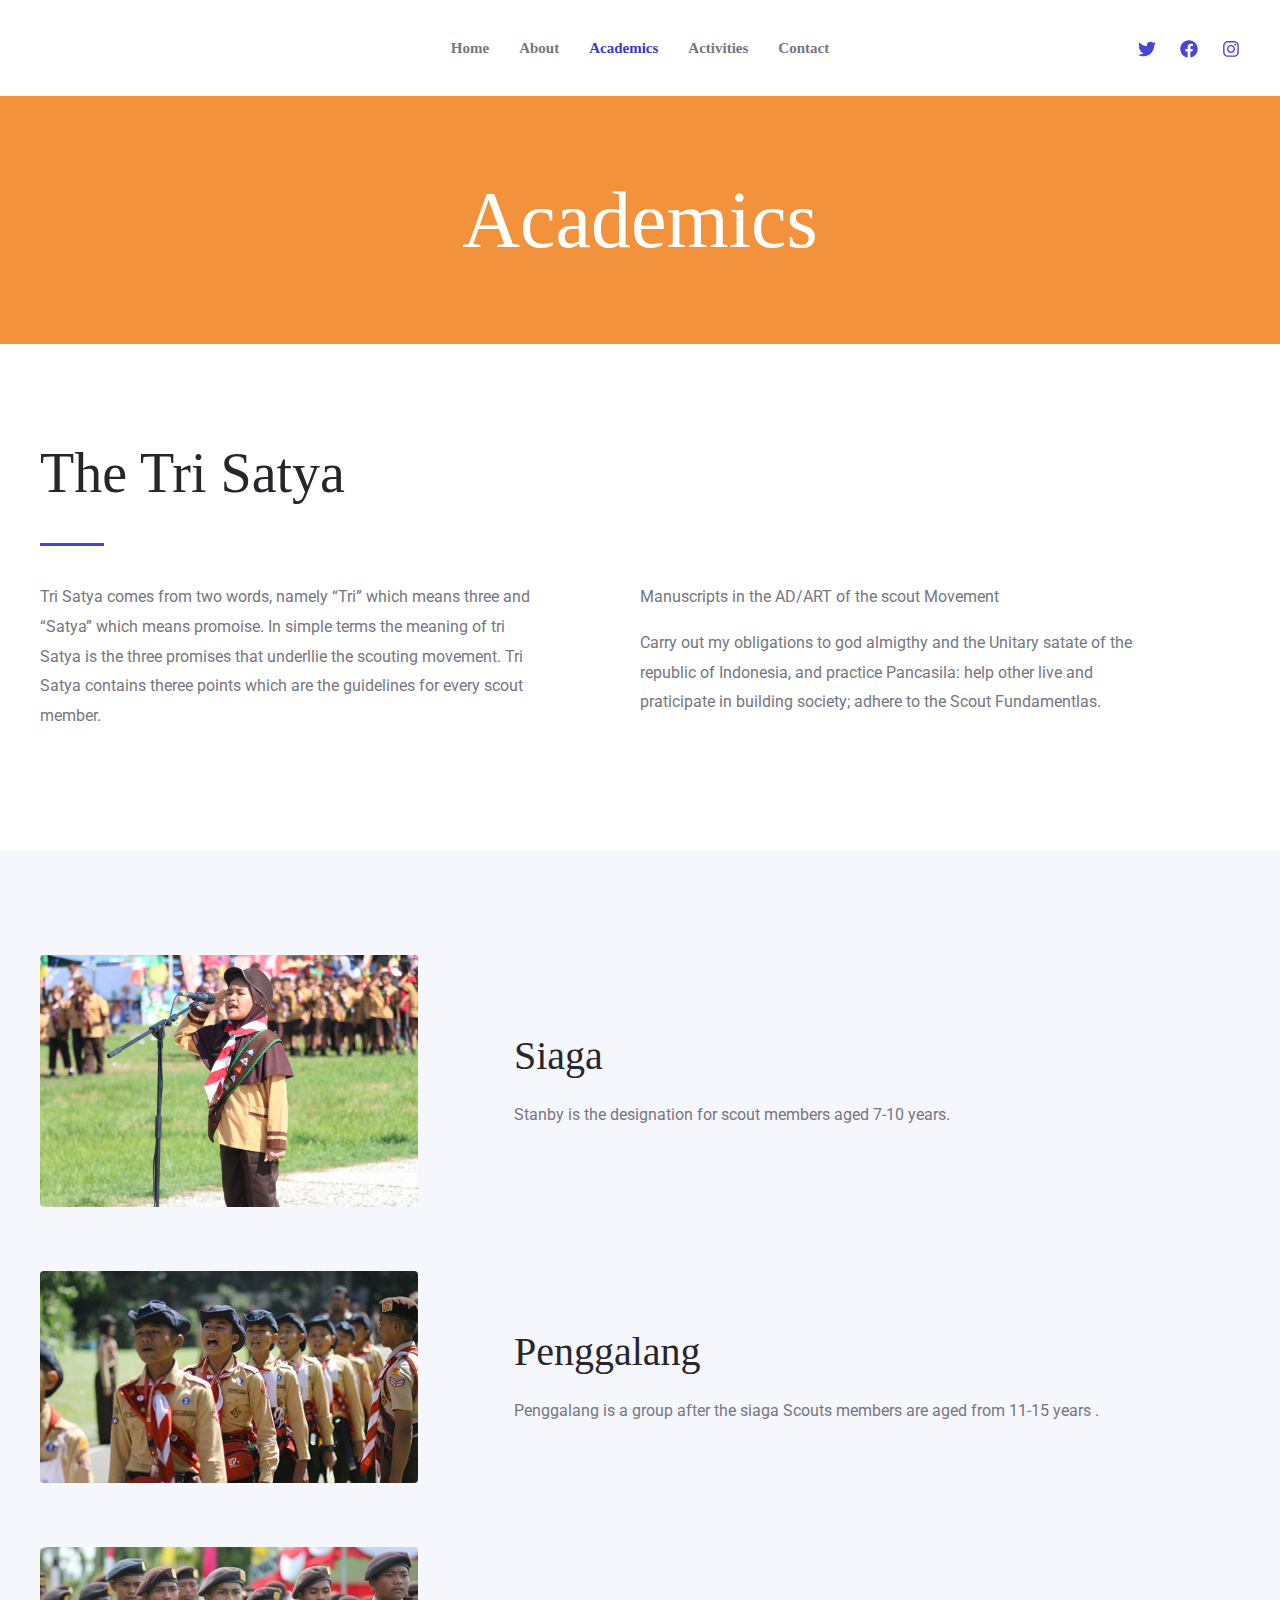
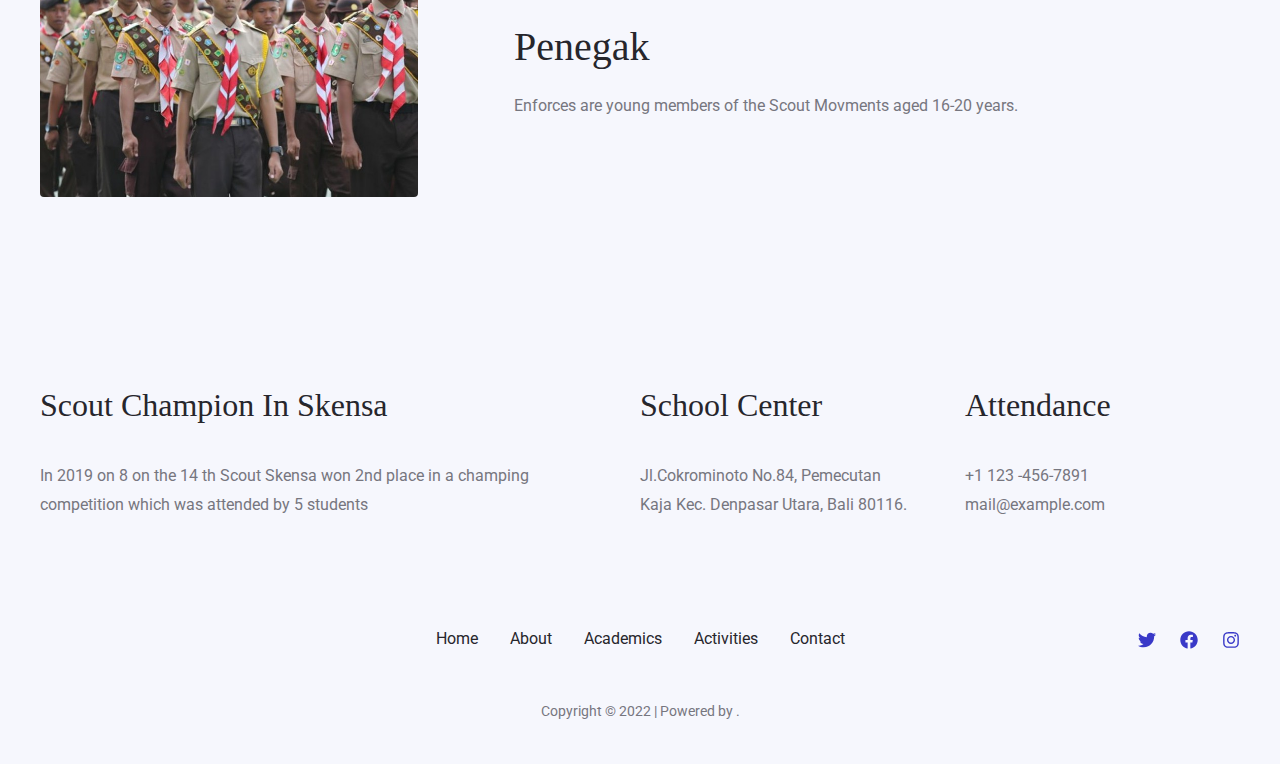
<file: index.php/academics/index.html>
<!DOCTYPE html>
<html lang="en-US">
<head>
<meta charset="UTF-8">
<meta name="viewport" content="width=device-width, initial-scale=1">
<link rel="profile" href="https://gmpg.org/xfn/11">

<title>Academics</title>
<meta name="robots" content="noindex, nofollow">
<link rel="dns-prefetch" href="//fonts.googleapis.com">
<link rel="alternate" type="application/rss+xml" title=" &raquo; Feed" href="https://jodysalya.github.io/mywebscout/index.php/feed/">
<link rel="alternate" type="application/rss+xml" title=" &raquo; Comments Feed" href="https://jodysalya.github.io/mywebscout/index.php/comments/feed/">
<script>
window._wpemojiSettings = {"baseUrl":"https:\/\/s.w.org\/images\/core\/emoji\/14.0.0\/72x72\/","ext":".png","svgUrl":"https:\/\/s.w.org\/images\/core\/emoji\/14.0.0\/svg\/","svgExt":".svg","source":{"concatemoji":"https:\/\/jodysalya.github.io\/mywebscout\/wp-includes\/js\/wp-emoji-release.min.js?ver=6.1.1"}};
/*! This file is auto-generated */
!function(e,a,t){var n,r,o,i=a.createElement("canvas"),p=i.getContext&&i.getContext("2d");function s(e,t){var a=String.fromCharCode,e=(p.clearRect(0,0,i.width,i.height),p.fillText(a.apply(this,e),0,0),i.toDataURL());return p.clearRect(0,0,i.width,i.height),p.fillText(a.apply(this,t),0,0),e===i.toDataURL()}function c(e){var t=a.createElement("script");t.src=e,t.defer=t.type="text/javascript",a.getElementsByTagName("head")[0].appendChild(t)}for(o=Array("flag","emoji"),t.supports={everything:!0,everythingExceptFlag:!0},r=0;r<o.length;r++)t.supports[o[r]]=function(e){if(p&&p.fillText)switch(p.textBaseline="top",p.font="600 32px Arial",e){case"flag":return s([127987,65039,8205,9895,65039],[127987,65039,8203,9895,65039])?!1:!s([55356,56826,55356,56819],[55356,56826,8203,55356,56819])&&!s([55356,57332,56128,56423,56128,56418,56128,56421,56128,56430,56128,56423,56128,56447],[55356,57332,8203,56128,56423,8203,56128,56418,8203,56128,56421,8203,56128,56430,8203,56128,56423,8203,56128,56447]);case"emoji":return!s([129777,127995,8205,129778,127999],[129777,127995,8203,129778,127999])}return!1}(o[r]),t.supports.everything=t.supports.everything&&t.supports[o[r]],"flag"!==o[r]&&(t.supports.everythingExceptFlag=t.supports.everythingExceptFlag&&t.supports[o[r]]);t.supports.everythingExceptFlag=t.supports.everythingExceptFlag&&!t.supports.flag,t.DOMReady=!1,t.readyCallback=function(){t.DOMReady=!0},t.supports.everything||(n=function(){t.readyCallback()},a.addEventListener?(a.addEventListener("DOMContentLoaded",n,!1),e.addEventListener("load",n,!1)):(e.attachEvent("onload",n),a.attachEvent("onreadystatechange",function(){"complete"===a.readyState&&t.readyCallback()})),(e=t.source||{}).concatemoji?c(e.concatemoji):e.wpemoji&&e.twemoji&&(c(e.twemoji),c(e.wpemoji)))}(window,document,window._wpemojiSettings);
</script>
<style>img.wp-smiley,
img.emoji {
	display: inline !important;
	border: none !important;
	box-shadow: none !important;
	height: 1em !important;
	width: 1em !important;
	margin: 0 0.07em !important;
	vertical-align: -0.1em !important;
	background: none !important;
	padding: 0 !important;
}</style>
	<link rel="stylesheet" id="astra-theme-css-css" href="https://jodysalya.github.io/mywebscout/wp-content/themes/astra/assets/css/minified/main.min.css?ver=3.9.4" media="all">
<style id="astra-theme-css-inline-css">.ast-no-sidebar .entry-content .alignfull {margin-left: calc( -50vw + 50%);margin-right: calc( -50vw + 50%);max-width: 100vw;width: 100vw;}.ast-no-sidebar .entry-content .alignwide {margin-left: calc(-41vw + 50%);margin-right: calc(-41vw + 50%);max-width: unset;width: unset;}.ast-no-sidebar .entry-content .alignfull .alignfull,.ast-no-sidebar .entry-content .alignfull .alignwide,.ast-no-sidebar .entry-content .alignwide .alignfull,.ast-no-sidebar .entry-content .alignwide .alignwide,.ast-no-sidebar .entry-content .wp-block-column .alignfull,.ast-no-sidebar .entry-content .wp-block-column .alignwide{width: 100%;margin-left: auto;margin-right: auto;}.wp-block-gallery,.blocks-gallery-grid {margin: 0;}.wp-block-separator {max-width: 100px;}.wp-block-separator.is-style-wide,.wp-block-separator.is-style-dots {max-width: none;}.entry-content .has-2-columns .wp-block-column:first-child {padding-right: 10px;}.entry-content .has-2-columns .wp-block-column:last-child {padding-left: 10px;}@media (max-width: 782px) {.entry-content .wp-block-columns .wp-block-column {flex-basis: 100%;}.entry-content .has-2-columns .wp-block-column:first-child {padding-right: 0;}.entry-content .has-2-columns .wp-block-column:last-child {padding-left: 0;}}body .entry-content .wp-block-latest-posts {margin-left: 0;}body .entry-content .wp-block-latest-posts li {list-style: none;}.ast-no-sidebar .ast-container .entry-content .wp-block-latest-posts {margin-left: 0;}.ast-header-break-point .entry-content .alignwide {margin-left: auto;margin-right: auto;}.entry-content .blocks-gallery-item img {margin-bottom: auto;}.wp-block-pullquote {border-top: 4px solid #555d66;border-bottom: 4px solid #555d66;color: #40464d;}:root{--ast-container-default-xlg-padding:6.67em;--ast-container-default-lg-padding:5.67em;--ast-container-default-slg-padding:4.34em;--ast-container-default-md-padding:3.34em;--ast-container-default-sm-padding:6.67em;--ast-container-default-xs-padding:2.4em;--ast-container-default-xxs-padding:1.4em;}html{font-size:100%;}a,.page-title{color:var(--ast-global-color-2);}a:hover,a:focus{color:var(--ast-global-color-1);}body,button,input,select,textarea,.ast-button,.ast-custom-button{font-family:'Roboto',sans-serif;font-weight:400;font-size:16px;font-size:1rem;}blockquote{color:var(--ast-global-color-3);}p,.entry-content p{margin-bottom:1em;}h1,.entry-content h1,h2,.entry-content h2,h3,.entry-content h3,h4,.entry-content h4,h5,.entry-content h5,h6,.entry-content h6,.site-title,.site-title a{font-family:Georgia,Times,serif;font-weight:400;}.site-title{font-size:35px;font-size:2.1875rem;display:none;}header .custom-logo-link img{max-width:126px;}.astra-logo-svg{width:126px;}.ast-archive-description .ast-archive-title{font-size:40px;font-size:2.5rem;}.site-header .site-description{font-size:15px;font-size:0.9375rem;display:none;}.entry-title{font-size:30px;font-size:1.875rem;}h1,.entry-content h1{font-size:80px;font-size:5rem;font-family:Georgia,Times,serif;line-height:1.1;}h2,.entry-content h2{font-size:56px;font-size:3.5rem;font-family:Georgia,Times,serif;line-height:1.2;}h3,.entry-content h3{font-size:40px;font-size:2.5rem;font-family:Georgia,Times,serif;line-height:1.2;}h4,.entry-content h4{font-size:32px;font-size:2rem;font-family:Georgia,Times,serif;}h5,.entry-content h5{font-size:24px;font-size:1.5rem;font-family:Georgia,Times,serif;}h6,.entry-content h6{font-size:18px;font-size:1.125rem;font-family:Georgia,Times,serif;}.ast-single-post .entry-title,.page-title{font-size:30px;font-size:1.875rem;}::selection{background-color:var(--ast-global-color-0);color:#ffffff;}body,h1,.entry-title a,.entry-content h1,h2,.entry-content h2,h3,.entry-content h3,h4,.entry-content h4,h5,.entry-content h5,h6,.entry-content h6{color:var(--ast-global-color-3);}.tagcloud a:hover,.tagcloud a:focus,.tagcloud a.current-item{color:#ffffff;border-color:var(--ast-global-color-2);background-color:var(--ast-global-color-2);}input:focus,input[type="text"]:focus,input[type="email"]:focus,input[type="url"]:focus,input[type="password"]:focus,input[type="reset"]:focus,input[type="search"]:focus,textarea:focus{border-color:var(--ast-global-color-2);}input[type="radio"]:checked,input[type=reset],input[type="checkbox"]:checked,input[type="checkbox"]:hover:checked,input[type="checkbox"]:focus:checked,input[type=range]::-webkit-slider-thumb{border-color:var(--ast-global-color-2);background-color:var(--ast-global-color-2);box-shadow:none;}.site-footer a:hover + .post-count,.site-footer a:focus + .post-count{background:var(--ast-global-color-2);border-color:var(--ast-global-color-2);}.single .nav-links .nav-previous,.single .nav-links .nav-next{color:var(--ast-global-color-2);}.entry-meta,.entry-meta *{line-height:1.45;color:var(--ast-global-color-2);}.entry-meta a:hover,.entry-meta a:hover *,.entry-meta a:focus,.entry-meta a:focus *,.page-links > .page-link,.page-links .page-link:hover,.post-navigation a:hover{color:var(--ast-global-color-1);}#cat option,.secondary .calendar_wrap thead a,.secondary .calendar_wrap thead a:visited{color:var(--ast-global-color-2);}.secondary .calendar_wrap #today,.ast-progress-val span{background:var(--ast-global-color-2);}.secondary a:hover + .post-count,.secondary a:focus + .post-count{background:var(--ast-global-color-2);border-color:var(--ast-global-color-2);}.calendar_wrap #today > a{color:#ffffff;}.page-links .page-link,.single .post-navigation a{color:var(--ast-global-color-2);}.widget-title{font-size:22px;font-size:1.375rem;color:var(--ast-global-color-3);}.ast-logo-title-inline .site-logo-img{padding-right:1em;}.ast-page-builder-template .hentry {margin: 0;}.ast-page-builder-template .site-content > .ast-container {max-width: 100%;padding: 0;}.ast-page-builder-template .site-content #primary {padding: 0;margin: 0;}.ast-page-builder-template .no-results {text-align: center;margin: 4em auto;}.ast-page-builder-template .ast-pagination {padding: 2em;}.ast-page-builder-template .entry-header.ast-no-title.ast-no-thumbnail {margin-top: 0;}.ast-page-builder-template .entry-header.ast-header-without-markup {margin-top: 0;margin-bottom: 0;}.ast-page-builder-template .entry-header.ast-no-title.ast-no-meta {margin-bottom: 0;}.ast-page-builder-template.single .post-navigation {padding-bottom: 2em;}.ast-page-builder-template.single-post .site-content > .ast-container {max-width: 100%;}.ast-page-builder-template .entry-header {margin-top: 4em;margin-left: auto;margin-right: auto;padding-left: 20px;padding-right: 20px;}.single.ast-page-builder-template .entry-header {padding-left: 20px;padding-right: 20px;}.ast-page-builder-template .ast-archive-description {margin: 4em auto 0;padding-left: 20px;padding-right: 20px;}.ast-page-builder-template.ast-no-sidebar .entry-content .alignwide {margin-left: 0;margin-right: 0;}@media (max-width:921px){#ast-desktop-header{display:none;}}@media (min-width:921px){#ast-mobile-header{display:none;}}.wp-block-buttons.aligncenter{justify-content:center;}@media (max-width:921px){.ast-theme-transparent-header #primary,.ast-theme-transparent-header #secondary{padding:0;}}@media (max-width:921px){.ast-plain-container.ast-no-sidebar #primary{padding:0;}}.ast-plain-container.ast-no-sidebar #primary{margin-top:0;margin-bottom:0;}@media (min-width:1200px){.wp-block-group .has-background{padding:20px;}}@media (min-width:1200px){.ast-no-sidebar.ast-separate-container .entry-content .wp-block-group.alignwide,.ast-no-sidebar.ast-separate-container .entry-content .wp-block-cover.alignwide{margin-left:-20px;margin-right:-20px;padding-left:20px;padding-right:20px;}.ast-no-sidebar.ast-separate-container .entry-content .wp-block-cover.alignfull,.ast-no-sidebar.ast-separate-container .entry-content .wp-block-group.alignfull{margin-left:-6.67em;margin-right:-6.67em;padding-left:6.67em;padding-right:6.67em;}}@media (min-width:1200px){.wp-block-cover-image.alignwide .wp-block-cover__inner-container,.wp-block-cover.alignwide .wp-block-cover__inner-container,.wp-block-cover-image.alignfull .wp-block-cover__inner-container,.wp-block-cover.alignfull .wp-block-cover__inner-container{width:100%;}}.wp-block-columns{margin-bottom:unset;}.wp-block-image.size-full{margin:2rem 0;}.wp-block-separator.has-background{padding:0;}.wp-block-gallery{margin-bottom:1.6em;}.wp-block-group{padding-top:4em;padding-bottom:4em;}.wp-block-group__inner-container .wp-block-columns:last-child,.wp-block-group__inner-container :last-child,.wp-block-table table{margin-bottom:0;}.blocks-gallery-grid{width:100%;}.wp-block-navigation-link__content{padding:5px 0;}.wp-block-group .wp-block-group .has-text-align-center,.wp-block-group .wp-block-column .has-text-align-center{max-width:100%;}.has-text-align-center{margin:0 auto;}@media (min-width:1200px){.wp-block-cover__inner-container,.alignwide .wp-block-group__inner-container,.alignfull .wp-block-group__inner-container{max-width:1200px;margin:0 auto;}.wp-block-group.alignnone,.wp-block-group.aligncenter,.wp-block-group.alignleft,.wp-block-group.alignright,.wp-block-group.alignwide,.wp-block-columns.alignwide{margin:2rem 0 1rem 0;}}@media (max-width:1200px){.wp-block-group{padding:3em;}.wp-block-group .wp-block-group{padding:1.5em;}.wp-block-columns,.wp-block-column{margin:1rem 0;}}@media (min-width:921px){.wp-block-columns .wp-block-group{padding:2em;}}@media (max-width:544px){.wp-block-cover-image .wp-block-cover__inner-container,.wp-block-cover .wp-block-cover__inner-container{width:unset;}.wp-block-cover,.wp-block-cover-image{padding:2em 0;}.wp-block-group,.wp-block-cover{padding:2em;}.wp-block-media-text__media img,.wp-block-media-text__media video{width:unset;max-width:100%;}.wp-block-media-text.has-background .wp-block-media-text__content{padding:1em;}}.wp-block-image.aligncenter{margin-left:auto;margin-right:auto;}.wp-block-table.aligncenter{margin-left:auto;margin-right:auto;}@media (min-width:544px){.entry-content .wp-block-media-text.has-media-on-the-right .wp-block-media-text__content{padding:0 8% 0 0;}.entry-content .wp-block-media-text .wp-block-media-text__content{padding:0 0 0 8%;}.ast-plain-container .site-content .entry-content .has-custom-content-position.is-position-bottom-left > *,.ast-plain-container .site-content .entry-content .has-custom-content-position.is-position-bottom-right > *,.ast-plain-container .site-content .entry-content .has-custom-content-position.is-position-top-left > *,.ast-plain-container .site-content .entry-content .has-custom-content-position.is-position-top-right > *,.ast-plain-container .site-content .entry-content .has-custom-content-position.is-position-center-right > *,.ast-plain-container .site-content .entry-content .has-custom-content-position.is-position-center-left > *{margin:0;}}@media (max-width:544px){.entry-content .wp-block-media-text .wp-block-media-text__content{padding:8% 0;}.wp-block-media-text .wp-block-media-text__media img{width:auto;max-width:100%;}}.wp-block-button.is-style-outline .wp-block-button__link{border-color:#ffffff;border-top-width:2px;border-right-width:2px;border-bottom-width:2px;border-left-width:2px;}.wp-block-button.is-style-outline > .wp-block-button__link:not(.has-text-color),.wp-block-button.wp-block-button__link.is-style-outline:not(.has-text-color){color:#ffffff;}.wp-block-button.is-style-outline .wp-block-button__link:hover,.wp-block-button.is-style-outline .wp-block-button__link:focus{color:var(--ast-global-color-1) !important;background-color:rgba(255,255,255,0.8);border-color:rgba(255,255,255,0.8);}.post-page-numbers.current .page-link,.ast-pagination .page-numbers.current{color:#ffffff;border-color:var(--ast-global-color-0);background-color:var(--ast-global-color-0);border-radius:2px;}@media (max-width:921px){.wp-block-button.is-style-outline .wp-block-button__link{padding-top:calc(15px - 2px);padding-right:calc(30px - 2px);padding-bottom:calc(15px - 2px);padding-left:calc(30px - 2px);}}@media (max-width:544px){.wp-block-button.is-style-outline .wp-block-button__link{padding-top:calc(15px - 2px);padding-right:calc(30px - 2px);padding-bottom:calc(15px - 2px);padding-left:calc(30px - 2px);}}@media (min-width:544px){.entry-content > .alignleft{margin-right:20px;}.entry-content > .alignright{margin-left:20px;}.wp-block-group.has-background{padding:20px;}}@media (max-width:921px){.ast-separate-container #primary,.ast-separate-container #secondary{padding:1.5em 0;}#primary,#secondary{padding:1.5em 0;margin:0;}.ast-left-sidebar #content > .ast-container{display:flex;flex-direction:column-reverse;width:100%;}.ast-separate-container .ast-article-post,.ast-separate-container .ast-article-single{padding:1.5em 2.14em;}.ast-author-box img.avatar{margin:20px 0 0 0;}}@media (min-width:922px){.ast-separate-container.ast-right-sidebar #primary,.ast-separate-container.ast-left-sidebar #primary{border:0;}.search-no-results.ast-separate-container #primary{margin-bottom:4em;}}.elementor-button-wrapper .elementor-button{border-style:solid;text-decoration:none;border-top-width:0;border-right-width:0;border-left-width:0;border-bottom-width:0;}body .elementor-button.elementor-size-sm,body .elementor-button.elementor-size-xs,body .elementor-button.elementor-size-md,body .elementor-button.elementor-size-lg,body .elementor-button.elementor-size-xl,body .elementor-button{border-radius:4px;padding-top:15px;padding-right:24px;padding-bottom:15px;padding-left:24px;}@media (max-width:921px){.elementor-button-wrapper .elementor-button.elementor-size-sm,.elementor-button-wrapper .elementor-button.elementor-size-xs,.elementor-button-wrapper .elementor-button.elementor-size-md,.elementor-button-wrapper .elementor-button.elementor-size-lg,.elementor-button-wrapper .elementor-button.elementor-size-xl,.elementor-button-wrapper .elementor-button{padding-top:14px;padding-right:24px;padding-bottom:14px;padding-left:24px;}}@media (max-width:544px){.elementor-button-wrapper .elementor-button.elementor-size-sm,.elementor-button-wrapper .elementor-button.elementor-size-xs,.elementor-button-wrapper .elementor-button.elementor-size-md,.elementor-button-wrapper .elementor-button.elementor-size-lg,.elementor-button-wrapper .elementor-button.elementor-size-xl,.elementor-button-wrapper .elementor-button{padding-top:12px;padding-right:22px;padding-bottom:12px;padding-left:22px;}}.elementor-button-wrapper .elementor-button{border-color:#ffffff;background-color:#ffffff;}.elementor-button-wrapper .elementor-button:hover,.elementor-button-wrapper .elementor-button:focus{color:var(--ast-global-color-1);background-color:rgba(255,255,255,0.8);border-color:rgba(255,255,255,0.8);}.wp-block-button .wp-block-button__link ,.elementor-button-wrapper .elementor-button,.elementor-button-wrapper .elementor-button:visited{color:var(--ast-global-color-0);}.elementor-button-wrapper .elementor-button{font-family:Georgia,Times,serif;font-weight:700;line-height:1;}body .elementor-button.elementor-size-sm,body .elementor-button.elementor-size-xs,body .elementor-button.elementor-size-md,body .elementor-button.elementor-size-lg,body .elementor-button.elementor-size-xl,body .elementor-button{font-size:15px;font-size:0.9375rem;}.wp-block-button .wp-block-button__link:hover,.wp-block-button .wp-block-button__link:focus{color:var(--ast-global-color-1);background-color:rgba(255,255,255,0.8);border-color:rgba(255,255,255,0.8);}.elementor-widget-heading h1.elementor-heading-title{line-height:1.1;}.elementor-widget-heading h2.elementor-heading-title{line-height:1.2;}.elementor-widget-heading h3.elementor-heading-title{line-height:1.2;}.wp-block-button .wp-block-button__link{border:none;background-color:#ffffff;color:var(--ast-global-color-0);font-family:Georgia,Times,serif;font-weight:700;line-height:1;font-size:15px;font-size:0.9375rem;border-radius:4px;padding:15px 30px;}.wp-block-button.is-style-outline .wp-block-button__link{border-style:solid;border-top-width:2px;border-right-width:2px;border-left-width:2px;border-bottom-width:2px;border-color:#ffffff;padding-top:calc(15px - 2px);padding-right:calc(30px - 2px);padding-bottom:calc(15px - 2px);padding-left:calc(30px - 2px);}@media (max-width:921px){.wp-block-button .wp-block-button__link{font-size:14px;font-size:0.875rem;border:none;padding:15px 30px;}.wp-block-button.is-style-outline .wp-block-button__link{padding-top:calc(15px - 2px);padding-right:calc(30px - 2px);padding-bottom:calc(15px - 2px);padding-left:calc(30px - 2px);}}@media (max-width:544px){.wp-block-button .wp-block-button__link{font-size:13px;font-size:0.8125rem;border:none;padding:15px 30px;}.wp-block-button.is-style-outline .wp-block-button__link{padding-top:calc(15px - 2px);padding-right:calc(30px - 2px);padding-bottom:calc(15px - 2px);padding-left:calc(30px - 2px);}}.menu-toggle,button,.ast-button,.ast-custom-button,.button,input#submit,input[type="button"],input[type="submit"],input[type="reset"]{border-style:solid;border-top-width:0;border-right-width:0;border-left-width:0;border-bottom-width:0;color:var(--ast-global-color-0);border-color:#ffffff;background-color:#ffffff;border-radius:4px;padding-top:15px;padding-right:24px;padding-bottom:15px;padding-left:24px;font-family:Georgia,Times,serif;font-weight:700;font-size:15px;font-size:0.9375rem;line-height:1;}button:focus,.menu-toggle:hover,button:hover,.ast-button:hover,.ast-custom-button:hover .button:hover,.ast-custom-button:hover ,input[type=reset]:hover,input[type=reset]:focus,input#submit:hover,input#submit:focus,input[type="button"]:hover,input[type="button"]:focus,input[type="submit"]:hover,input[type="submit"]:focus{color:var(--ast-global-color-1);background-color:rgba(255,255,255,0.8);border-color:rgba(255,255,255,0.8);}@media (min-width:544px){.ast-container{max-width:100%;}}@media (max-width:544px){.ast-separate-container .ast-article-post,.ast-separate-container .ast-article-single,.ast-separate-container .comments-title,.ast-separate-container .ast-archive-description{padding:1.5em 1em;}.ast-separate-container #content .ast-container{padding-left:0.54em;padding-right:0.54em;}.ast-separate-container .ast-comment-list li.depth-1{padding:1.5em 1em;margin-bottom:1.5em;}.ast-separate-container .ast-comment-list .bypostauthor{padding:.5em;}.ast-search-menu-icon.ast-dropdown-active .search-field{width:170px;}.menu-toggle,button,.ast-button,.button,input#submit,input[type="button"],input[type="submit"],input[type="reset"]{padding-top:12px;padding-right:22px;padding-bottom:12px;padding-left:22px;font-size:13px;font-size:0.8125rem;}}@media (max-width:921px){.menu-toggle,button,.ast-button,.button,input#submit,input[type="button"],input[type="submit"],input[type="reset"]{padding-top:14px;padding-right:24px;padding-bottom:14px;padding-left:24px;font-size:14px;font-size:0.875rem;}.ast-mobile-header-stack .main-header-bar .ast-search-menu-icon{display:inline-block;}.ast-header-break-point.ast-header-custom-item-outside .ast-mobile-header-stack .main-header-bar .ast-search-icon{margin:0;}.ast-comment-avatar-wrap img{max-width:2.5em;}.ast-separate-container .ast-comment-list li.depth-1{padding:1.5em 2.14em;}.ast-separate-container .comment-respond{padding:2em 2.14em;}.ast-comment-meta{padding:0 1.8888em 1.3333em;}}body,.ast-separate-container{background-color:var(--ast-global-color-4);;background-image:none;;}.ast-no-sidebar.ast-separate-container .entry-content .alignfull {margin-left: -6.67em;margin-right: -6.67em;width: auto;}@media (max-width: 1200px) {.ast-no-sidebar.ast-separate-container .entry-content .alignfull {margin-left: -2.4em;margin-right: -2.4em;}}@media (max-width: 768px) {.ast-no-sidebar.ast-separate-container .entry-content .alignfull {margin-left: -2.14em;margin-right: -2.14em;}}@media (max-width: 544px) {.ast-no-sidebar.ast-separate-container .entry-content .alignfull {margin-left: -1em;margin-right: -1em;}}.ast-no-sidebar.ast-separate-container .entry-content .alignwide {margin-left: -20px;margin-right: -20px;}.ast-no-sidebar.ast-separate-container .entry-content .wp-block-column .alignfull,.ast-no-sidebar.ast-separate-container .entry-content .wp-block-column .alignwide {margin-left: auto;margin-right: auto;width: 100%;}@media (max-width:921px){.widget-title{font-size:22px;font-size:1.375rem;}body,button,input,select,textarea,.ast-button,.ast-custom-button{font-size:16px;font-size:1rem;}#secondary,#secondary button,#secondary input,#secondary select,#secondary textarea{font-size:16px;font-size:1rem;}.site-title{display:none;}.ast-archive-description .ast-archive-title{font-size:40px;}.site-header .site-description{display:none;}.entry-title{font-size:30px;}h1,.entry-content h1{font-size:56px;}h2,.entry-content h2{font-size:40px;}h3,.entry-content h3{font-size:32px;}h4,.entry-content h4{font-size:24px;font-size:1.5rem;}h5,.entry-content h5{font-size:20px;font-size:1.25rem;}h6,.entry-content h6{font-size:17px;font-size:1.0625rem;}.ast-single-post .entry-title,.page-title{font-size:30px;}.astra-logo-svg{width:120px;}header .custom-logo-link img,.ast-header-break-point .site-logo-img .custom-mobile-logo-link img{max-width:120px;}}@media (max-width:544px){.widget-title{font-size:21px;font-size:1.4rem;}body,button,input,select,textarea,.ast-button,.ast-custom-button{font-size:15px;font-size:0.9375rem;}#secondary,#secondary button,#secondary input,#secondary select,#secondary textarea{font-size:15px;font-size:0.9375rem;}.site-title{display:none;}.ast-archive-description .ast-archive-title{font-size:40px;}.site-header .site-description{display:none;}.entry-title{font-size:30px;}h1,.entry-content h1{font-size:36px;}h2,.entry-content h2{font-size:32px;}h3,.entry-content h3{font-size:24px;}h4,.entry-content h4{font-size:20px;font-size:1.25rem;}h5,.entry-content h5{font-size:18px;font-size:1.125rem;}h6,.entry-content h6{font-size:16px;font-size:1rem;}.ast-single-post .entry-title,.page-title{font-size:30px;}header .custom-logo-link img,.ast-header-break-point .site-branding img,.ast-header-break-point .custom-logo-link img{max-width:112px;}.astra-logo-svg{width:112px;}.ast-header-break-point .site-logo-img .custom-mobile-logo-link img{max-width:112px;}}@media (max-width:544px){html{font-size:100%;}}@media (min-width:922px){.ast-container{max-width:1240px;}}@media (min-width:922px){.site-content .ast-container{display:flex;}}@media (max-width:921px){.site-content .ast-container{flex-direction:column;}}@media (min-width:922px){.main-header-menu .sub-menu .menu-item.ast-left-align-sub-menu:hover > .sub-menu,.main-header-menu .sub-menu .menu-item.ast-left-align-sub-menu.focus > .sub-menu{margin-left:-0px;}}blockquote {padding: 1.2em;}:root .has-ast-global-color-0-color{color:var(--ast-global-color-0);}:root .has-ast-global-color-0-background-color{background-color:var(--ast-global-color-0);}:root .wp-block-button .has-ast-global-color-0-color{color:var(--ast-global-color-0);}:root .wp-block-button .has-ast-global-color-0-background-color{background-color:var(--ast-global-color-0);}:root .has-ast-global-color-1-color{color:var(--ast-global-color-1);}:root .has-ast-global-color-1-background-color{background-color:var(--ast-global-color-1);}:root .wp-block-button .has-ast-global-color-1-color{color:var(--ast-global-color-1);}:root .wp-block-button .has-ast-global-color-1-background-color{background-color:var(--ast-global-color-1);}:root .has-ast-global-color-2-color{color:var(--ast-global-color-2);}:root .has-ast-global-color-2-background-color{background-color:var(--ast-global-color-2);}:root .wp-block-button .has-ast-global-color-2-color{color:var(--ast-global-color-2);}:root .wp-block-button .has-ast-global-color-2-background-color{background-color:var(--ast-global-color-2);}:root .has-ast-global-color-3-color{color:var(--ast-global-color-3);}:root .has-ast-global-color-3-background-color{background-color:var(--ast-global-color-3);}:root .wp-block-button .has-ast-global-color-3-color{color:var(--ast-global-color-3);}:root .wp-block-button .has-ast-global-color-3-background-color{background-color:var(--ast-global-color-3);}:root .has-ast-global-color-4-color{color:var(--ast-global-color-4);}:root .has-ast-global-color-4-background-color{background-color:var(--ast-global-color-4);}:root .wp-block-button .has-ast-global-color-4-color{color:var(--ast-global-color-4);}:root .wp-block-button .has-ast-global-color-4-background-color{background-color:var(--ast-global-color-4);}:root .has-ast-global-color-5-color{color:var(--ast-global-color-5);}:root .has-ast-global-color-5-background-color{background-color:var(--ast-global-color-5);}:root .wp-block-button .has-ast-global-color-5-color{color:var(--ast-global-color-5);}:root .wp-block-button .has-ast-global-color-5-background-color{background-color:var(--ast-global-color-5);}:root .has-ast-global-color-6-color{color:var(--ast-global-color-6);}:root .has-ast-global-color-6-background-color{background-color:var(--ast-global-color-6);}:root .wp-block-button .has-ast-global-color-6-color{color:var(--ast-global-color-6);}:root .wp-block-button .has-ast-global-color-6-background-color{background-color:var(--ast-global-color-6);}:root .has-ast-global-color-7-color{color:var(--ast-global-color-7);}:root .has-ast-global-color-7-background-color{background-color:var(--ast-global-color-7);}:root .wp-block-button .has-ast-global-color-7-color{color:var(--ast-global-color-7);}:root .wp-block-button .has-ast-global-color-7-background-color{background-color:var(--ast-global-color-7);}:root .has-ast-global-color-8-color{color:var(--ast-global-color-8);}:root .has-ast-global-color-8-background-color{background-color:var(--ast-global-color-8);}:root .wp-block-button .has-ast-global-color-8-color{color:var(--ast-global-color-8);}:root .wp-block-button .has-ast-global-color-8-background-color{background-color:var(--ast-global-color-8);}:root{--ast-global-color-0:#4747d7;--ast-global-color-1:#3939c8;--ast-global-color-2:#26262c;--ast-global-color-3:#76767f;--ast-global-color-4:#f6f7fd;--ast-global-color-5:#ffffff;--ast-global-color-6:#243673;--ast-global-color-7:#FBFCFF;--ast-global-color-8:#BFD1FF;}:root {--ast-border-color : #dddddd;}.ast-breadcrumbs .trail-browse,.ast-breadcrumbs .trail-items,.ast-breadcrumbs .trail-items li{display:inline-block;margin:0;padding:0;border:none;background:inherit;text-indent:0;}.ast-breadcrumbs .trail-browse{font-size:inherit;font-style:inherit;font-weight:inherit;color:inherit;}.ast-breadcrumbs .trail-items{list-style:none;}.trail-items li::after{padding:0 0.3em;content:"\00bb";}.trail-items li:last-of-type::after{display:none;}h1,.entry-content h1,h2,.entry-content h2,h3,.entry-content h3,h4,.entry-content h4,h5,.entry-content h5,h6,.entry-content h6{color:var(--ast-global-color-2);}@media (max-width:921px){.ast-builder-grid-row-container.ast-builder-grid-row-tablet-3-firstrow .ast-builder-grid-row > *:first-child,.ast-builder-grid-row-container.ast-builder-grid-row-tablet-3-lastrow .ast-builder-grid-row > *:last-child{grid-column:1 / -1;}}@media (max-width:544px){.ast-builder-grid-row-container.ast-builder-grid-row-mobile-3-firstrow .ast-builder-grid-row > *:first-child,.ast-builder-grid-row-container.ast-builder-grid-row-mobile-3-lastrow .ast-builder-grid-row > *:last-child{grid-column:1 / -1;}}.ast-builder-layout-element[data-section="title_tagline"]{display:flex;}@media (max-width:921px){.ast-header-break-point .ast-builder-layout-element[data-section="title_tagline"]{display:flex;}}@media (max-width:544px){.ast-header-break-point .ast-builder-layout-element[data-section="title_tagline"]{display:flex;}}.ast-builder-menu-1{font-family:Georgia,Times,serif;font-weight:700;}.ast-builder-menu-1 .menu-item > .menu-link{font-size:15px;font-size:0.9375rem;color:var(--ast-global-color-3);}.ast-builder-menu-1 .menu-item > .ast-menu-toggle{color:var(--ast-global-color-3);}.ast-builder-menu-1 .menu-item:hover > .menu-link,.ast-builder-menu-1 .inline-on-mobile .menu-item:hover > .ast-menu-toggle{color:var(--ast-global-color-1);}.ast-builder-menu-1 .menu-item:hover > .ast-menu-toggle{color:var(--ast-global-color-1);}.ast-builder-menu-1 .menu-item.current-menu-item > .menu-link,.ast-builder-menu-1 .inline-on-mobile .menu-item.current-menu-item > .ast-menu-toggle,.ast-builder-menu-1 .current-menu-ancestor > .menu-link{color:var(--ast-global-color-1);}.ast-builder-menu-1 .menu-item.current-menu-item > .ast-menu-toggle{color:var(--ast-global-color-1);}.ast-builder-menu-1 .sub-menu,.ast-builder-menu-1 .inline-on-mobile .sub-menu{border-top-width:2px;border-bottom-width:0px;border-right-width:0px;border-left-width:0px;border-color:var(--ast-global-color-0);border-style:solid;width:1131px;border-radius:0px;}.ast-builder-menu-1 .main-header-menu > .menu-item > .sub-menu,.ast-builder-menu-1 .main-header-menu > .menu-item > .astra-full-megamenu-wrapper{margin-top:0px;}.ast-desktop .ast-builder-menu-1 .main-header-menu > .menu-item > .sub-menu:before,.ast-desktop .ast-builder-menu-1 .main-header-menu > .menu-item > .astra-full-megamenu-wrapper:before{height:calc( 0px + 5px );}.ast-desktop .ast-builder-menu-1 .menu-item .sub-menu .menu-link{border-style:none;}@media (max-width:921px){.ast-header-break-point .ast-builder-menu-1 .menu-item.menu-item-has-children > .ast-menu-toggle{top:0;}.ast-builder-menu-1 .menu-item-has-children > .menu-link:after{content:unset;}.ast-builder-menu-1 .main-header-menu > .menu-item > .sub-menu,.ast-builder-menu-1 .main-header-menu > .menu-item > .astra-full-megamenu-wrapper{margin-top:0;}}@media (max-width:544px){.ast-header-break-point .ast-builder-menu-1 .menu-item.menu-item-has-children > .ast-menu-toggle{top:0;}.ast-builder-menu-1 .main-header-menu > .menu-item > .sub-menu,.ast-builder-menu-1 .main-header-menu > .menu-item > .astra-full-megamenu-wrapper{margin-top:0;}}.ast-builder-menu-1{display:flex;}@media (max-width:921px){.ast-header-break-point .ast-builder-menu-1{display:flex;}}@media (max-width:544px){.ast-header-break-point .ast-builder-menu-1{display:flex;}}.ast-builder-social-element:hover {color: #0274be;}.ast-social-stack-desktop .ast-builder-social-element,.ast-social-stack-tablet .ast-builder-social-element,.ast-social-stack-mobile .ast-builder-social-element {margin-top: 6px;margin-bottom: 6px;}.ast-social-color-type-official .ast-builder-social-element,.ast-social-color-type-official .social-item-label {color: var(--color);background-color: var(--background-color);}.header-social-inner-wrap.ast-social-color-type-official .ast-builder-social-element svg,.footer-social-inner-wrap.ast-social-color-type-official .ast-builder-social-element svg {fill: currentColor;}.social-show-label-true .ast-builder-social-element {width: auto;padding: 0 0.4em;}[data-section^="section-fb-social-icons-"] .footer-social-inner-wrap {text-align: center;}.ast-footer-social-wrap {width: 100%;}.ast-footer-social-wrap .ast-builder-social-element:first-child {margin-left: 0;}.ast-footer-social-wrap .ast-builder-social-element:last-child {margin-right: 0;}.ast-header-social-wrap .ast-builder-social-element:first-child {margin-left: 0;}.ast-header-social-wrap .ast-builder-social-element:last-child {margin-right: 0;}.ast-builder-social-element {line-height: 1;color: #3a3a3a;background: transparent;vertical-align: middle;transition: all 0.01s;margin-left: 6px;margin-right: 6px;justify-content: center;align-items: center;}.ast-builder-social-element {line-height: 1;color: #3a3a3a;background: transparent;vertical-align: middle;transition: all 0.01s;margin-left: 6px;margin-right: 6px;justify-content: center;align-items: center;}.ast-builder-social-element .social-item-label {padding-left: 6px;}.ast-header-social-1-wrap .ast-builder-social-element{margin-left:12px;margin-right:12px;}.ast-header-social-1-wrap .ast-builder-social-element svg{width:18px;height:18px;}.ast-header-social-1-wrap .ast-social-color-type-custom svg{fill:var(--ast-global-color-0);}.ast-header-social-1-wrap .ast-social-color-type-custom .ast-builder-social-element:hover{color:var(--ast-global-color-2);}.ast-header-social-1-wrap .ast-social-color-type-custom .ast-builder-social-element:hover svg{fill:var(--ast-global-color-2);}.ast-header-social-1-wrap .ast-social-color-type-custom .social-item-label{color:var(--ast-global-color-0);}.ast-header-social-1-wrap .ast-builder-social-element:hover .social-item-label{color:var(--ast-global-color-2);}@media (max-width:921px){.ast-header-social-1-wrap .ast-builder-social-element{margin-left:15px;margin-right:15px;}.ast-header-social-1-wrap{margin-top:25px;margin-bottom:25px;margin-left:25px;margin-right:25px;}}.ast-builder-layout-element[data-section="section-hb-social-icons-1"]{display:flex;}@media (max-width:921px){.ast-header-break-point .ast-builder-layout-element[data-section="section-hb-social-icons-1"]{display:flex;}}@media (max-width:544px){.ast-header-break-point .ast-builder-layout-element[data-section="section-hb-social-icons-1"]{display:flex;}}.site-below-footer-wrap{padding-top:20px;padding-bottom:20px;}.site-below-footer-wrap[data-section="section-below-footer-builder"]{background-color:;;background-image:none;;min-height:40px;}.site-below-footer-wrap[data-section="section-below-footer-builder"] .ast-builder-grid-row{max-width:1200px;margin-left:auto;margin-right:auto;}.site-below-footer-wrap[data-section="section-below-footer-builder"] .ast-builder-grid-row,.site-below-footer-wrap[data-section="section-below-footer-builder"] .site-footer-section{align-items:flex-start;}.site-below-footer-wrap[data-section="section-below-footer-builder"].ast-footer-row-inline .site-footer-section{display:flex;margin-bottom:0;}.ast-builder-grid-row-full .ast-builder-grid-row{grid-template-columns:1fr;}@media (max-width:921px){.site-below-footer-wrap[data-section="section-below-footer-builder"].ast-footer-row-tablet-inline .site-footer-section{display:flex;margin-bottom:0;}.site-below-footer-wrap[data-section="section-below-footer-builder"].ast-footer-row-tablet-stack .site-footer-section{display:block;margin-bottom:10px;}.ast-builder-grid-row-container.ast-builder-grid-row-tablet-full .ast-builder-grid-row{grid-template-columns:1fr;}}@media (max-width:544px){.site-below-footer-wrap[data-section="section-below-footer-builder"].ast-footer-row-mobile-inline .site-footer-section{display:flex;margin-bottom:0;}.site-below-footer-wrap[data-section="section-below-footer-builder"].ast-footer-row-mobile-stack .site-footer-section{display:block;margin-bottom:10px;}.ast-builder-grid-row-container.ast-builder-grid-row-mobile-full .ast-builder-grid-row{grid-template-columns:1fr;}}.site-below-footer-wrap[data-section="section-below-footer-builder"]{padding-bottom:40px;}@media (max-width:544px){.site-below-footer-wrap[data-section="section-below-footer-builder"]{padding-top:24px;padding-bottom:24px;padding-left:24px;padding-right:24px;}}.site-below-footer-wrap[data-section="section-below-footer-builder"]{display:grid;}@media (max-width:921px){.ast-header-break-point .site-below-footer-wrap[data-section="section-below-footer-builder"]{display:grid;}}@media (max-width:544px){.ast-header-break-point .site-below-footer-wrap[data-section="section-below-footer-builder"]{display:grid;}}.ast-footer-copyright{text-align:center;}.ast-footer-copyright {color:var(--ast-global-color-3);}@media (max-width:921px){.ast-footer-copyright{text-align:center;}}@media (max-width:544px){.ast-footer-copyright{text-align:center;}}.ast-footer-copyright {font-size:14px;font-size:0.875rem;}.ast-footer-copyright.ast-builder-layout-element{display:flex;}@media (max-width:921px){.ast-header-break-point .ast-footer-copyright.ast-builder-layout-element{display:flex;}}@media (max-width:544px){.ast-header-break-point .ast-footer-copyright.ast-builder-layout-element{display:flex;}}.ast-builder-social-element:hover {color: #0274be;}.ast-social-stack-desktop .ast-builder-social-element,.ast-social-stack-tablet .ast-builder-social-element,.ast-social-stack-mobile .ast-builder-social-element {margin-top: 6px;margin-bottom: 6px;}.ast-social-color-type-official .ast-builder-social-element,.ast-social-color-type-official .social-item-label {color: var(--color);background-color: var(--background-color);}.header-social-inner-wrap.ast-social-color-type-official .ast-builder-social-element svg,.footer-social-inner-wrap.ast-social-color-type-official .ast-builder-social-element svg {fill: currentColor;}.social-show-label-true .ast-builder-social-element {width: auto;padding: 0 0.4em;}[data-section^="section-fb-social-icons-"] .footer-social-inner-wrap {text-align: center;}.ast-footer-social-wrap {width: 100%;}.ast-footer-social-wrap .ast-builder-social-element:first-child {margin-left: 0;}.ast-footer-social-wrap .ast-builder-social-element:last-child {margin-right: 0;}.ast-header-social-wrap .ast-builder-social-element:first-child {margin-left: 0;}.ast-header-social-wrap .ast-builder-social-element:last-child {margin-right: 0;}.ast-builder-social-element {line-height: 1;color: #3a3a3a;background: transparent;vertical-align: middle;transition: all 0.01s;margin-left: 6px;margin-right: 6px;justify-content: center;align-items: center;}.ast-builder-social-element {line-height: 1;color: #3a3a3a;background: transparent;vertical-align: middle;transition: all 0.01s;margin-left: 6px;margin-right: 6px;justify-content: center;align-items: center;}.ast-builder-social-element .social-item-label {padding-left: 6px;}.ast-footer-social-1-wrap .ast-builder-social-element{margin-left:12px;margin-right:12px;}.ast-footer-social-1-wrap .ast-builder-social-element svg{width:18px;height:18px;}.ast-footer-social-1-wrap .ast-social-color-type-custom svg{fill:var(--ast-global-color-1);}.ast-footer-social-1-wrap .ast-social-color-type-custom .ast-builder-social-element:hover{color:var(--ast-global-color-2);}.ast-footer-social-1-wrap .ast-social-color-type-custom .ast-builder-social-element:hover svg{fill:var(--ast-global-color-2);}.ast-footer-social-1-wrap .ast-social-color-type-custom .social-item-label{color:var(--ast-global-color-1);}.ast-footer-social-1-wrap .ast-builder-social-element:hover .social-item-label{color:var(--ast-global-color-2);}[data-section="section-fb-social-icons-1"] .footer-social-inner-wrap{text-align:right;}@media (max-width:921px){[data-section="section-fb-social-icons-1"] .footer-social-inner-wrap{text-align:center;}}@media (max-width:544px){[data-section="section-fb-social-icons-1"] .footer-social-inner-wrap{text-align:center;}}.ast-builder-layout-element[data-section="section-fb-social-icons-1"]{display:flex;}@media (max-width:921px){.ast-header-break-point .ast-builder-layout-element[data-section="section-fb-social-icons-1"]{display:flex;}}@media (max-width:544px){.ast-header-break-point .ast-builder-layout-element[data-section="section-fb-social-icons-1"]{display:flex;}}.site-above-footer-wrap{padding-top:20px;padding-bottom:20px;}.site-above-footer-wrap[data-section="section-above-footer-builder"]{background-color:;;background-image:none;;min-height:60px;}.site-above-footer-wrap[data-section="section-above-footer-builder"] .ast-builder-grid-row{max-width:1200px;margin-left:auto;margin-right:auto;}.site-above-footer-wrap[data-section="section-above-footer-builder"] .ast-builder-grid-row,.site-above-footer-wrap[data-section="section-above-footer-builder"] .site-footer-section{align-items:flex-start;}.site-above-footer-wrap[data-section="section-above-footer-builder"].ast-footer-row-inline .site-footer-section{display:flex;margin-bottom:0;}.ast-builder-grid-row-3-lheavy .ast-builder-grid-row{grid-template-columns:2fr 1fr 1fr;}@media (max-width:921px){.site-above-footer-wrap[data-section="section-above-footer-builder"].ast-footer-row-tablet-inline .site-footer-section{display:flex;margin-bottom:0;}.site-above-footer-wrap[data-section="section-above-footer-builder"].ast-footer-row-tablet-stack .site-footer-section{display:block;margin-bottom:10px;}.ast-builder-grid-row-container.ast-builder-grid-row-tablet-full .ast-builder-grid-row{grid-template-columns:1fr;}}@media (max-width:544px){.site-above-footer-wrap[data-section="section-above-footer-builder"].ast-footer-row-mobile-inline .site-footer-section{display:flex;margin-bottom:0;}.site-above-footer-wrap[data-section="section-above-footer-builder"].ast-footer-row-mobile-stack .site-footer-section{display:block;margin-bottom:10px;}.ast-builder-grid-row-container.ast-builder-grid-row-mobile-full .ast-builder-grid-row{grid-template-columns:1fr;}}.site-above-footer-wrap[data-section="section-above-footer-builder"]{padding-top:80px;padding-bottom:40px;padding-left:40px;padding-right:40px;}@media (max-width:921px){.site-above-footer-wrap[data-section="section-above-footer-builder"]{padding-top:50px;padding-bottom:50px;padding-left:50px;padding-right:50px;}}@media (max-width:544px){.site-above-footer-wrap[data-section="section-above-footer-builder"]{padding-top:40px;padding-bottom:40px;padding-left:20px;padding-right:20px;}}.site-above-footer-wrap[data-section="section-above-footer-builder"]{display:grid;}@media (max-width:921px){.ast-header-break-point .site-above-footer-wrap[data-section="section-above-footer-builder"]{display:grid;}}@media (max-width:544px){.ast-header-break-point .site-above-footer-wrap[data-section="section-above-footer-builder"]{display:grid;}}.site-footer{background-color:var(--ast-global-color-4);;background-image:none;;}.site-primary-footer-wrap{padding-top:45px;padding-bottom:45px;}.site-primary-footer-wrap[data-section="section-primary-footer-builder"]{background-color:;;background-image:none;;}.site-primary-footer-wrap[data-section="section-primary-footer-builder"] .ast-builder-grid-row{max-width:1200px;margin-left:auto;margin-right:auto;}.site-primary-footer-wrap[data-section="section-primary-footer-builder"] .ast-builder-grid-row,.site-primary-footer-wrap[data-section="section-primary-footer-builder"] .site-footer-section{align-items:center;}.site-primary-footer-wrap[data-section="section-primary-footer-builder"].ast-footer-row-inline .site-footer-section{display:flex;margin-bottom:0;}.ast-builder-grid-row-3-cheavy .ast-builder-grid-row{grid-template-columns:1fr 2fr 1fr;}@media (max-width:921px){.site-primary-footer-wrap[data-section="section-primary-footer-builder"].ast-footer-row-tablet-inline .site-footer-section{display:flex;margin-bottom:0;}.site-primary-footer-wrap[data-section="section-primary-footer-builder"].ast-footer-row-tablet-stack .site-footer-section{display:block;margin-bottom:10px;}.ast-builder-grid-row-container.ast-builder-grid-row-tablet-full .ast-builder-grid-row{grid-template-columns:1fr;}}@media (max-width:544px){.site-primary-footer-wrap[data-section="section-primary-footer-builder"].ast-footer-row-mobile-inline .site-footer-section{display:flex;margin-bottom:0;}.site-primary-footer-wrap[data-section="section-primary-footer-builder"].ast-footer-row-mobile-stack .site-footer-section{display:block;margin-bottom:10px;}.ast-builder-grid-row-container.ast-builder-grid-row-mobile-full .ast-builder-grid-row{grid-template-columns:1fr;}}.site-primary-footer-wrap[data-section="section-primary-footer-builder"]{padding-top:48px;padding-bottom:24px;padding-left:40px;padding-right:40px;}@media (max-width:921px){.site-primary-footer-wrap[data-section="section-primary-footer-builder"]{padding-top:40px;padding-bottom:24px;padding-left:40px;padding-right:40px;}}.site-primary-footer-wrap[data-section="section-primary-footer-builder"]{display:grid;}@media (max-width:921px){.ast-header-break-point .site-primary-footer-wrap[data-section="section-primary-footer-builder"]{display:grid;}}@media (max-width:544px){.ast-header-break-point .site-primary-footer-wrap[data-section="section-primary-footer-builder"]{display:grid;}}.footer-widget-area[data-section="sidebar-widgets-footer-widget-1"].footer-widget-area-inner{text-align:left;}@media (max-width:921px){.footer-widget-area[data-section="sidebar-widgets-footer-widget-1"].footer-widget-area-inner{text-align:center;}}@media (max-width:544px){.footer-widget-area[data-section="sidebar-widgets-footer-widget-1"].footer-widget-area-inner{text-align:center;}}.footer-widget-area[data-section="sidebar-widgets-footer-widget-1"] .widget-title{color:var(--ast-global-color-2);font-size:32px;font-size:2rem;}@media (max-width:921px){.footer-widget-area[data-section="sidebar-widgets-footer-widget-1"] .widget-title{font-size:25px;font-size:1.5625rem;}}@media (max-width:544px){.footer-widget-area[data-section="sidebar-widgets-footer-widget-1"] .widget-title{font-size:20px;font-size:1.25rem;}}.footer-widget-area[data-section="sidebar-widgets-footer-widget-1"]{display:block;}@media (max-width:921px){.ast-header-break-point .footer-widget-area[data-section="sidebar-widgets-footer-widget-1"]{display:block;}}@media (max-width:544px){.ast-header-break-point .footer-widget-area[data-section="sidebar-widgets-footer-widget-1"]{display:block;}}.footer-widget-area[data-section="sidebar-widgets-footer-widget-2"] .widget-title{color:var(--ast-global-color-2);font-size:32px;font-size:2rem;}@media (max-width:921px){.footer-widget-area[data-section="sidebar-widgets-footer-widget-2"] .widget-title{font-size:25px;font-size:1.5625rem;}}@media (max-width:544px){.footer-widget-area[data-section="sidebar-widgets-footer-widget-2"] .widget-title{font-size:20px;font-size:1.25rem;}}.footer-widget-area[data-section="sidebar-widgets-footer-widget-2"]{display:block;}@media (max-width:921px){.ast-header-break-point .footer-widget-area[data-section="sidebar-widgets-footer-widget-2"]{display:block;}}@media (max-width:544px){.ast-header-break-point .footer-widget-area[data-section="sidebar-widgets-footer-widget-2"]{display:block;}}.footer-widget-area[data-section="sidebar-widgets-footer-widget-3"] .widget-title{color:var(--ast-global-color-2);font-size:32px;font-size:2rem;}@media (max-width:921px){.footer-widget-area[data-section="sidebar-widgets-footer-widget-3"] .widget-title{font-size:25px;font-size:1.5625rem;}}@media (max-width:544px){.footer-widget-area[data-section="sidebar-widgets-footer-widget-3"] .widget-title{font-size:20px;font-size:1.25rem;}}.footer-widget-area[data-section="sidebar-widgets-footer-widget-3"]{display:block;}@media (max-width:921px){.ast-header-break-point .footer-widget-area[data-section="sidebar-widgets-footer-widget-3"]{display:block;}}@media (max-width:544px){.ast-header-break-point .footer-widget-area[data-section="sidebar-widgets-footer-widget-3"]{display:block;}}.footer-widget-area[data-section="sidebar-widgets-footer-widget-2"].footer-widget-area-inner{text-align:left;}@media (max-width:921px){.footer-widget-area[data-section="sidebar-widgets-footer-widget-2"].footer-widget-area-inner{text-align:center;}}@media (max-width:544px){.footer-widget-area[data-section="sidebar-widgets-footer-widget-2"].footer-widget-area-inner{text-align:center;}}.footer-widget-area[data-section="sidebar-widgets-footer-widget-1"] .widget-title{color:var(--ast-global-color-2);font-size:32px;font-size:2rem;}@media (max-width:921px){.footer-widget-area[data-section="sidebar-widgets-footer-widget-1"] .widget-title{font-size:25px;font-size:1.5625rem;}}@media (max-width:544px){.footer-widget-area[data-section="sidebar-widgets-footer-widget-1"] .widget-title{font-size:20px;font-size:1.25rem;}}.footer-widget-area[data-section="sidebar-widgets-footer-widget-1"]{display:block;}@media (max-width:921px){.ast-header-break-point .footer-widget-area[data-section="sidebar-widgets-footer-widget-1"]{display:block;}}@media (max-width:544px){.ast-header-break-point .footer-widget-area[data-section="sidebar-widgets-footer-widget-1"]{display:block;}}.footer-widget-area[data-section="sidebar-widgets-footer-widget-2"] .widget-title{color:var(--ast-global-color-2);font-size:32px;font-size:2rem;}@media (max-width:921px){.footer-widget-area[data-section="sidebar-widgets-footer-widget-2"] .widget-title{font-size:25px;font-size:1.5625rem;}}@media (max-width:544px){.footer-widget-area[data-section="sidebar-widgets-footer-widget-2"] .widget-title{font-size:20px;font-size:1.25rem;}}.footer-widget-area[data-section="sidebar-widgets-footer-widget-2"]{display:block;}@media (max-width:921px){.ast-header-break-point .footer-widget-area[data-section="sidebar-widgets-footer-widget-2"]{display:block;}}@media (max-width:544px){.ast-header-break-point .footer-widget-area[data-section="sidebar-widgets-footer-widget-2"]{display:block;}}.footer-widget-area[data-section="sidebar-widgets-footer-widget-3"] .widget-title{color:var(--ast-global-color-2);font-size:32px;font-size:2rem;}@media (max-width:921px){.footer-widget-area[data-section="sidebar-widgets-footer-widget-3"] .widget-title{font-size:25px;font-size:1.5625rem;}}@media (max-width:544px){.footer-widget-area[data-section="sidebar-widgets-footer-widget-3"] .widget-title{font-size:20px;font-size:1.25rem;}}.footer-widget-area[data-section="sidebar-widgets-footer-widget-3"]{display:block;}@media (max-width:921px){.ast-header-break-point .footer-widget-area[data-section="sidebar-widgets-footer-widget-3"]{display:block;}}@media (max-width:544px){.ast-header-break-point .footer-widget-area[data-section="sidebar-widgets-footer-widget-3"]{display:block;}}.footer-widget-area[data-section="sidebar-widgets-footer-widget-3"].footer-widget-area-inner{text-align:left;}@media (max-width:921px){.footer-widget-area[data-section="sidebar-widgets-footer-widget-3"].footer-widget-area-inner{text-align:center;}}@media (max-width:544px){.footer-widget-area[data-section="sidebar-widgets-footer-widget-3"].footer-widget-area-inner{text-align:center;}}.footer-widget-area[data-section="sidebar-widgets-footer-widget-1"] .widget-title{color:var(--ast-global-color-2);font-size:32px;font-size:2rem;}@media (max-width:921px){.footer-widget-area[data-section="sidebar-widgets-footer-widget-1"] .widget-title{font-size:25px;font-size:1.5625rem;}}@media (max-width:544px){.footer-widget-area[data-section="sidebar-widgets-footer-widget-1"] .widget-title{font-size:20px;font-size:1.25rem;}}.footer-widget-area[data-section="sidebar-widgets-footer-widget-1"]{display:block;}@media (max-width:921px){.ast-header-break-point .footer-widget-area[data-section="sidebar-widgets-footer-widget-1"]{display:block;}}@media (max-width:544px){.ast-header-break-point .footer-widget-area[data-section="sidebar-widgets-footer-widget-1"]{display:block;}}.footer-widget-area[data-section="sidebar-widgets-footer-widget-2"] .widget-title{color:var(--ast-global-color-2);font-size:32px;font-size:2rem;}@media (max-width:921px){.footer-widget-area[data-section="sidebar-widgets-footer-widget-2"] .widget-title{font-size:25px;font-size:1.5625rem;}}@media (max-width:544px){.footer-widget-area[data-section="sidebar-widgets-footer-widget-2"] .widget-title{font-size:20px;font-size:1.25rem;}}.footer-widget-area[data-section="sidebar-widgets-footer-widget-2"]{display:block;}@media (max-width:921px){.ast-header-break-point .footer-widget-area[data-section="sidebar-widgets-footer-widget-2"]{display:block;}}@media (max-width:544px){.ast-header-break-point .footer-widget-area[data-section="sidebar-widgets-footer-widget-2"]{display:block;}}.footer-widget-area[data-section="sidebar-widgets-footer-widget-3"] .widget-title{color:var(--ast-global-color-2);font-size:32px;font-size:2rem;}@media (max-width:921px){.footer-widget-area[data-section="sidebar-widgets-footer-widget-3"] .widget-title{font-size:25px;font-size:1.5625rem;}}@media (max-width:544px){.footer-widget-area[data-section="sidebar-widgets-footer-widget-3"] .widget-title{font-size:20px;font-size:1.25rem;}}.footer-widget-area[data-section="sidebar-widgets-footer-widget-3"]{display:block;}@media (max-width:921px){.ast-header-break-point .footer-widget-area[data-section="sidebar-widgets-footer-widget-3"]{display:block;}}@media (max-width:544px){.ast-header-break-point .footer-widget-area[data-section="sidebar-widgets-footer-widget-3"]{display:block;}}.elementor-widget-heading .elementor-heading-title{margin:0;}.elementor-post.elementor-grid-item.hentry{margin-bottom:0;}.woocommerce div.product .elementor-element.elementor-products-grid .related.products ul.products li.product,.elementor-element .elementor-wc-products .woocommerce[class*='columns-'] ul.products li.product{width:auto;margin:0;float:none;}.ast-left-sidebar .elementor-section.elementor-section-stretched,.ast-right-sidebar .elementor-section.elementor-section-stretched{max-width:100%;left:0 !important;}.elementor-template-full-width .ast-container{display:block;}@media (max-width:544px){.elementor-element .elementor-wc-products .woocommerce[class*="columns-"] ul.products li.product{width:auto;margin:0;}.elementor-element .woocommerce .woocommerce-result-count{float:none;}}.ast-header-break-point .main-header-bar{border-bottom-width:1px;}@media (min-width:922px){.main-header-bar{border-bottom-width:1px;}}.main-header-menu .menu-item, #astra-footer-menu .menu-item, .main-header-bar .ast-masthead-custom-menu-items{-js-display:flex;display:flex;-webkit-box-pack:center;-webkit-justify-content:center;-moz-box-pack:center;-ms-flex-pack:center;justify-content:center;-webkit-box-orient:vertical;-webkit-box-direction:normal;-webkit-flex-direction:column;-moz-box-orient:vertical;-moz-box-direction:normal;-ms-flex-direction:column;flex-direction:column;}.main-header-menu > .menu-item > .menu-link, #astra-footer-menu > .menu-item > .menu-link{height:100%;-webkit-box-align:center;-webkit-align-items:center;-moz-box-align:center;-ms-flex-align:center;align-items:center;-js-display:flex;display:flex;}.ast-header-break-point .main-navigation ul .menu-item .menu-link .icon-arrow:first-of-type svg{top:.2em;margin-top:0px;margin-left:0px;width:.65em;transform:translate(0, -2px) rotateZ(270deg);}.ast-mobile-popup-content .ast-submenu-expanded > .ast-menu-toggle{transform:rotateX(180deg);}.ast-separate-container .blog-layout-1, .ast-separate-container .blog-layout-2, .ast-separate-container .blog-layout-3{background-color:transparent;background-image:none;}.ast-separate-container .ast-article-post{background-color:var(--ast-global-color-5);;background-image:none;;}.ast-separate-container .ast-article-single:not(.ast-related-post), .ast-separate-container .comments-area .comment-respond,.ast-separate-container .comments-area .ast-comment-list li, .ast-separate-container .ast-woocommerce-container, .ast-separate-container .error-404, .ast-separate-container .no-results, .single.ast-separate-container  .ast-author-meta, .ast-separate-container .related-posts-title-wrapper, .ast-separate-container.ast-two-container #secondary .widget,.ast-separate-container .comments-count-wrapper, .ast-box-layout.ast-plain-container .site-content,.ast-padded-layout.ast-plain-container .site-content, .ast-separate-container .comments-area .comments-title{background-color:var(--ast-global-color-5);;background-image:none;;}.ast-off-canvas-active body.ast-main-header-nav-open {overflow: hidden;}.ast-mobile-popup-drawer .ast-mobile-popup-overlay {background-color: rgba(0,0,0,0.4);position: fixed;top: 0;right: 0;bottom: 0;left: 0;visibility: hidden;opacity: 0;transition: opacity 0.2s ease-in-out;}.ast-mobile-popup-drawer .ast-mobile-popup-header {-js-display: flex;display: flex;justify-content: flex-end;min-height: calc( 1.2em + 24px);}.ast-mobile-popup-drawer .ast-mobile-popup-header .menu-toggle-close {background: transparent;border: 0;font-size: 24px;line-height: 1;padding: .6em;color: inherit;-js-display: flex;display: flex;box-shadow: none;}.ast-mobile-popup-drawer.ast-mobile-popup-full-width .ast-mobile-popup-inner {max-width: none;transition: transform 0s ease-in,opacity 0.2s ease-in;}.ast-mobile-popup-drawer.active {left: 0;opacity: 1;right: 0;z-index: 100000;transition: opacity 0.25s ease-out;}.ast-mobile-popup-drawer.active .ast-mobile-popup-overlay {opacity: 1;cursor: pointer;visibility: visible;}body.admin-bar .ast-mobile-popup-drawer,body.admin-bar .ast-mobile-popup-drawer .ast-mobile-popup-inner {top: 32px;}body.admin-bar.ast-primary-sticky-header-active .ast-mobile-popup-drawer,body.admin-bar.ast-primary-sticky-header-active .ast-mobile-popup-drawer .ast-mobile-popup-inner{top: 0px;}@media (max-width: 782px) {body.admin-bar .ast-mobile-popup-drawer,body.admin-bar .ast-mobile-popup-drawer .ast-mobile-popup-inner {top: 46px;}}.ast-mobile-popup-content > *,.ast-desktop-popup-content > *{padding: 10px 0;height: auto;}.ast-mobile-popup-content > *:first-child,.ast-desktop-popup-content > *:first-child{padding-top: 10px;}.ast-mobile-popup-content > .ast-builder-menu,.ast-desktop-popup-content > .ast-builder-menu{padding-top: 0;}.ast-mobile-popup-content > *:last-child,.ast-desktop-popup-content > *:last-child {padding-bottom: 0;}.ast-mobile-popup-drawer .ast-mobile-popup-content .ast-search-icon,.ast-mobile-popup-drawer .main-header-bar-navigation .menu-item-has-children .sub-menu,.ast-mobile-popup-drawer .ast-desktop-popup-content .ast-search-icon {display: none;}.ast-mobile-popup-drawer .ast-mobile-popup-content .ast-search-menu-icon.ast-inline-search label,.ast-mobile-popup-drawer .ast-desktop-popup-content .ast-search-menu-icon.ast-inline-search label {width: 100%;}.ast-mobile-popup-content .ast-builder-menu-mobile .main-header-menu,.ast-mobile-popup-content .ast-builder-menu-mobile .main-header-menu .sub-menu {background-color: transparent;}.ast-mobile-popup-content .ast-icon svg {height: .85em;width: .95em;margin-top: 15px;}.ast-mobile-popup-content .ast-icon.icon-search svg {margin-top: 0;}.ast-desktop .ast-desktop-popup-content .astra-menu-animation-slide-up > .menu-item > .sub-menu,.ast-desktop .ast-desktop-popup-content .astra-menu-animation-slide-up > .menu-item .menu-item > .sub-menu,.ast-desktop .ast-desktop-popup-content .astra-menu-animation-slide-down > .menu-item > .sub-menu,.ast-desktop .ast-desktop-popup-content .astra-menu-animation-slide-down > .menu-item .menu-item > .sub-menu,.ast-desktop .ast-desktop-popup-content .astra-menu-animation-fade > .menu-item > .sub-menu,.ast-mobile-popup-drawer.show,.ast-desktop .ast-desktop-popup-content .astra-menu-animation-fade > .menu-item .menu-item > .sub-menu{opacity: 1;visibility: visible;}.ast-mobile-popup-drawer {position: fixed;top: 0;bottom: 0;left: -99999rem;right: 99999rem;transition: opacity 0.25s ease-in,left 0s 0.25s,right 0s 0.25s;opacity: 0;}.ast-mobile-popup-drawer .ast-mobile-popup-inner {width: 100%;transform: translateX(100%);max-width: 90%;right: 0;top: 0;background: #fafafa;color: #3a3a3a;bottom: 0;opacity: 0;position: fixed;box-shadow: 0 0 2rem 0 rgba(0,0,0,0.1);-js-display: flex;display: flex;flex-direction: column;transition: transform 0.2s ease-in,opacity 0.2s ease-in;overflow-y:auto;overflow-x:hidden;}.ast-mobile-popup-drawer.ast-mobile-popup-left .ast-mobile-popup-inner {transform: translateX(-100%);right: auto;left: 0;}.ast-hfb-header.ast-default-menu-enable.ast-header-break-point .ast-mobile-popup-drawer .main-header-bar-navigation ul .menu-item .sub-menu .menu-link {padding-left: 30px;}.ast-hfb-header.ast-default-menu-enable.ast-header-break-point .ast-mobile-popup-drawer .main-header-bar-navigation .sub-menu .menu-item .menu-item .menu-link {padding-left: 40px;}.ast-mobile-popup-drawer .main-header-bar-navigation .menu-item-has-children > .ast-menu-toggle {right: calc( 20px - 0.907em);}.ast-mobile-popup-drawer.content-align-flex-end .main-header-bar-navigation .menu-item-has-children > .ast-menu-toggle {left: calc( 20px - 0.907em);}.ast-mobile-popup-drawer .ast-mobile-popup-content .ast-search-menu-icon,.ast-mobile-popup-drawer .ast-mobile-popup-content .ast-search-menu-icon.slide-search,.ast-mobile-popup-drawer .ast-desktop-popup-content .ast-search-menu-icon,.ast-mobile-popup-drawer .ast-desktop-popup-content .ast-search-menu-icon.slide-search {width: 100%;position: relative;display: block;right: auto;transform: none;}.ast-mobile-popup-drawer .ast-mobile-popup-content .ast-search-menu-icon.slide-search .search-form,.ast-mobile-popup-drawer .ast-mobile-popup-content .ast-search-menu-icon .search-form,.ast-mobile-popup-drawer .ast-desktop-popup-content .ast-search-menu-icon.slide-search .search-form,.ast-mobile-popup-drawer .ast-desktop-popup-content .ast-search-menu-icon .search-form {right: 0;visibility: visible;opacity: 1;position: relative;top: auto;transform: none;padding: 0;display: block;overflow: hidden;}.ast-mobile-popup-drawer .ast-mobile-popup-content .ast-search-menu-icon.ast-inline-search .search-field,.ast-mobile-popup-drawer .ast-mobile-popup-content .ast-search-menu-icon .search-field,.ast-mobile-popup-drawer .ast-desktop-popup-content .ast-search-menu-icon.ast-inline-search .search-field,.ast-mobile-popup-drawer .ast-desktop-popup-content .ast-search-menu-icon .search-field {width: 100%;padding-right: 5.5em;}.ast-mobile-popup-drawer .ast-mobile-popup-content .ast-search-menu-icon .search-submit,.ast-mobile-popup-drawer .ast-desktop-popup-content .ast-search-menu-icon .search-submit {display: block;position: absolute;height: 100%;top: 0;right: 0;padding: 0 1em;border-radius: 0;}.ast-mobile-popup-drawer.active .ast-mobile-popup-inner {opacity: 1;visibility: visible;transform: translateX(0%);}.ast-mobile-popup-drawer.active .ast-mobile-popup-inner{background-color:#ffffff;;}.ast-mobile-header-wrap .ast-mobile-header-content, .ast-desktop-header-content{background-color:#ffffff;;}.ast-mobile-popup-content > *, .ast-mobile-header-content > *, .ast-desktop-popup-content > *, .ast-desktop-header-content > *{padding-top:0px;padding-bottom:0px;}.content-align-flex-start .ast-builder-layout-element{justify-content:flex-start;}.content-align-flex-start .main-header-menu{text-align:left;}.ast-mobile-popup-drawer.active .menu-toggle-close{color:#3a3a3a;}.ast-mobile-header-wrap .ast-primary-header-bar,.ast-primary-header-bar .site-primary-header-wrap{min-height:96px;}.ast-desktop .ast-primary-header-bar .main-header-menu > .menu-item{line-height:96px;}@media (max-width:921px){#masthead .ast-mobile-header-wrap .ast-primary-header-bar,#masthead .ast-mobile-header-wrap .ast-below-header-bar{padding-left:20px;padding-right:20px;}}.ast-header-break-point .ast-primary-header-bar{border-bottom-width:0px;border-bottom-color:#eaeaea;border-bottom-style:solid;}@media (min-width:922px){.ast-primary-header-bar{border-bottom-width:0px;border-bottom-color:#eaeaea;border-bottom-style:solid;}}.ast-primary-header-bar{background-color:var(--ast-global-color-5);;background-image:none;;}@media (max-width:921px){.ast-mobile-header-wrap .ast-primary-header-bar,.ast-primary-header-bar .site-primary-header-wrap{min-height:80px;}}@media (max-width:544px){.ast-mobile-header-wrap .ast-primary-header-bar ,.ast-primary-header-bar .site-primary-header-wrap{min-height:72px;}}.ast-primary-header-bar{display:block;}@media (max-width:921px){.ast-header-break-point .ast-primary-header-bar{display:grid;}}@media (max-width:544px){.ast-header-break-point .ast-primary-header-bar{display:grid;}}[data-section="section-header-mobile-trigger"] .ast-button-wrap .ast-mobile-menu-trigger-fill{color:#ffffff;border:none;background:var(--ast-global-color-0);border-radius:2px;}[data-section="section-header-mobile-trigger"] .ast-button-wrap .mobile-menu-toggle-icon .ast-mobile-svg{width:20px;height:20px;fill:#ffffff;}[data-section="section-header-mobile-trigger"] .ast-button-wrap .mobile-menu-wrap .mobile-menu{color:#ffffff;}.ast-builder-menu-mobile .main-navigation .menu-item > .menu-link{font-family:Georgia,Times, serif;font-weight:700;line-height:1;}.ast-builder-menu-mobile .main-navigation .menu-item.menu-item-has-children > .ast-menu-toggle{top:0;}.ast-builder-menu-mobile .main-navigation .menu-item-has-children > .menu-link:after{content:unset;}.ast-hfb-header .ast-builder-menu-mobile .main-navigation .main-header-menu, .ast-hfb-header .ast-builder-menu-mobile .main-navigation .main-header-menu, .ast-hfb-header .ast-mobile-header-content .ast-builder-menu-mobile .main-navigation .main-header-menu, .ast-hfb-header .ast-mobile-popup-content .ast-builder-menu-mobile .main-navigation .main-header-menu{border-top-width:1px;border-color:#eaeaea;}.ast-hfb-header .ast-builder-menu-mobile .main-navigation .menu-item .sub-menu .menu-link, .ast-hfb-header .ast-builder-menu-mobile .main-navigation .menu-item .menu-link, .ast-hfb-header .ast-builder-menu-mobile .main-navigation .menu-item .sub-menu .menu-link, .ast-hfb-header .ast-builder-menu-mobile .main-navigation .menu-item .menu-link, .ast-hfb-header .ast-mobile-header-content .ast-builder-menu-mobile .main-navigation .menu-item .sub-menu .menu-link, .ast-hfb-header .ast-mobile-header-content .ast-builder-menu-mobile .main-navigation .menu-item .menu-link, .ast-hfb-header .ast-mobile-popup-content .ast-builder-menu-mobile .main-navigation .menu-item .sub-menu .menu-link, .ast-hfb-header .ast-mobile-popup-content .ast-builder-menu-mobile .main-navigation .menu-item .menu-link{border-bottom-width:1px;border-color:#eaeaea;border-style:solid;}.ast-builder-menu-mobile .main-navigation .menu-item.menu-item-has-children > .ast-menu-toggle{top:0;}@media (max-width:921px){.ast-builder-menu-mobile .main-navigation{font-size:15px;font-size:0.9375rem;}.ast-builder-menu-mobile .main-navigation .main-header-menu .menu-item > .menu-link{padding-top:25px;padding-bottom:25px;padding-left:25px;padding-right:25px;}.ast-builder-menu-mobile .main-navigation .menu-item.menu-item-has-children > .ast-menu-toggle{top:25px;right:calc( 25px - 0.907em );}.ast-builder-menu-mobile .main-navigation .menu-item-has-children > .menu-link:after{content:unset;}}@media (max-width:544px){.ast-builder-menu-mobile .main-navigation .menu-item.menu-item-has-children > .ast-menu-toggle{top:25px;}}.ast-builder-menu-mobile .main-navigation{display:block;}@media (max-width:921px){.ast-header-break-point .ast-builder-menu-mobile .main-navigation{display:block;}}@media (max-width:544px){.ast-header-break-point .ast-builder-menu-mobile .main-navigation{display:block;}}.footer-nav-wrap .astra-footer-vertical-menu {display: grid;}@media (min-width: 769px) {.footer-nav-wrap .astra-footer-horizontal-menu li {margin: 0;}.footer-nav-wrap .astra-footer-horizontal-menu a {padding: 0 0.5em;}}@media (min-width: 769px) {.footer-nav-wrap .astra-footer-horizontal-menu li:first-child a {padding-left: 0;}.footer-nav-wrap .astra-footer-horizontal-menu li:last-child a {padding-right: 0;}}.footer-widget-area[data-section="section-footer-menu"] .astra-footer-horizontal-menu{justify-content:center;}.footer-widget-area[data-section="section-footer-menu"] .astra-footer-vertical-menu .menu-item{align-items:center;}#astra-footer-menu .menu-item > a{padding-left:16px;padding-right:16px;}@media (max-width:921px){.footer-widget-area[data-section="section-footer-menu"] .astra-footer-tablet-horizontal-menu{justify-content:center;}.footer-widget-area[data-section="section-footer-menu"] .astra-footer-tablet-vertical-menu{display:grid;}.footer-widget-area[data-section="section-footer-menu"] .astra-footer-tablet-vertical-menu .menu-item{align-items:center;}#astra-footer-menu .menu-item > a{padding-left:16px;padding-right:16px;}#astra-footer-menu{margin-top:16px;margin-bottom:16px;}}@media (max-width:544px){#astra-footer-menu{margin-top:16px;margin-bottom:16px;}.footer-widget-area[data-section="section-footer-menu"] .astra-footer-mobile-horizontal-menu{justify-content:center;}.footer-widget-area[data-section="section-footer-menu"] .astra-footer-mobile-vertical-menu{display:grid;}.footer-widget-area[data-section="section-footer-menu"] .astra-footer-mobile-vertical-menu .menu-item{align-items:center;}#astra-footer-menu .menu-item > a{padding-top:2px;padding-bottom:2px;}}.footer-widget-area[data-section="section-footer-menu"]{display:block;}@media (max-width:921px){.ast-header-break-point .footer-widget-area[data-section="section-footer-menu"]{display:block;}}@media (max-width:544px){.ast-header-break-point .footer-widget-area[data-section="section-footer-menu"]{display:block;}}:root{--e-global-color-astglobalcolor0:#4747d7;--e-global-color-astglobalcolor1:#3939c8;--e-global-color-astglobalcolor2:#26262c;--e-global-color-astglobalcolor3:#76767f;--e-global-color-astglobalcolor4:#f6f7fd;--e-global-color-astglobalcolor5:#ffffff;--e-global-color-astglobalcolor6:#243673;--e-global-color-astglobalcolor7:#FBFCFF;--e-global-color-astglobalcolor8:#BFD1FF;}</style>
<link rel="stylesheet" id="astra-google-fonts-css" href="https://fonts.googleapis.com/css?family=Roboto%3A400%2C500&#038;display=fallback&#038;ver=3.9.4" media="all">
<link rel="stylesheet" id="wp-block-library-css" href="https://jodysalya.github.io/mywebscout/wp-includes/css/dist/block-library/style.min.css?ver=6.1.1" media="all">
<style id="global-styles-inline-css">body{--wp--preset--color--black: #000000;--wp--preset--color--cyan-bluish-gray: #abb8c3;--wp--preset--color--white: #ffffff;--wp--preset--color--pale-pink: #f78da7;--wp--preset--color--vivid-red: #cf2e2e;--wp--preset--color--luminous-vivid-orange: #ff6900;--wp--preset--color--luminous-vivid-amber: #fcb900;--wp--preset--color--light-green-cyan: #7bdcb5;--wp--preset--color--vivid-green-cyan: #00d084;--wp--preset--color--pale-cyan-blue: #8ed1fc;--wp--preset--color--vivid-cyan-blue: #0693e3;--wp--preset--color--vivid-purple: #9b51e0;--wp--preset--color--ast-global-color-0: var(--ast-global-color-0);--wp--preset--color--ast-global-color-1: var(--ast-global-color-1);--wp--preset--color--ast-global-color-2: var(--ast-global-color-2);--wp--preset--color--ast-global-color-3: var(--ast-global-color-3);--wp--preset--color--ast-global-color-4: var(--ast-global-color-4);--wp--preset--color--ast-global-color-5: var(--ast-global-color-5);--wp--preset--color--ast-global-color-6: var(--ast-global-color-6);--wp--preset--color--ast-global-color-7: var(--ast-global-color-7);--wp--preset--color--ast-global-color-8: var(--ast-global-color-8);--wp--preset--gradient--vivid-cyan-blue-to-vivid-purple: linear-gradient(135deg,rgba(6,147,227,1) 0%,rgb(155,81,224) 100%);--wp--preset--gradient--light-green-cyan-to-vivid-green-cyan: linear-gradient(135deg,rgb(122,220,180) 0%,rgb(0,208,130) 100%);--wp--preset--gradient--luminous-vivid-amber-to-luminous-vivid-orange: linear-gradient(135deg,rgba(252,185,0,1) 0%,rgba(255,105,0,1) 100%);--wp--preset--gradient--luminous-vivid-orange-to-vivid-red: linear-gradient(135deg,rgba(255,105,0,1) 0%,rgb(207,46,46) 100%);--wp--preset--gradient--very-light-gray-to-cyan-bluish-gray: linear-gradient(135deg,rgb(238,238,238) 0%,rgb(169,184,195) 100%);--wp--preset--gradient--cool-to-warm-spectrum: linear-gradient(135deg,rgb(74,234,220) 0%,rgb(151,120,209) 20%,rgb(207,42,186) 40%,rgb(238,44,130) 60%,rgb(251,105,98) 80%,rgb(254,248,76) 100%);--wp--preset--gradient--blush-light-purple: linear-gradient(135deg,rgb(255,206,236) 0%,rgb(152,150,240) 100%);--wp--preset--gradient--blush-bordeaux: linear-gradient(135deg,rgb(254,205,165) 0%,rgb(254,45,45) 50%,rgb(107,0,62) 100%);--wp--preset--gradient--luminous-dusk: linear-gradient(135deg,rgb(255,203,112) 0%,rgb(199,81,192) 50%,rgb(65,88,208) 100%);--wp--preset--gradient--pale-ocean: linear-gradient(135deg,rgb(255,245,203) 0%,rgb(182,227,212) 50%,rgb(51,167,181) 100%);--wp--preset--gradient--electric-grass: linear-gradient(135deg,rgb(202,248,128) 0%,rgb(113,206,126) 100%);--wp--preset--gradient--midnight: linear-gradient(135deg,rgb(2,3,129) 0%,rgb(40,116,252) 100%);--wp--preset--duotone--dark-grayscale: url('#wp-duotone-dark-grayscale');--wp--preset--duotone--grayscale: url('#wp-duotone-grayscale');--wp--preset--duotone--purple-yellow: url('#wp-duotone-purple-yellow');--wp--preset--duotone--blue-red: url('#wp-duotone-blue-red');--wp--preset--duotone--midnight: url('#wp-duotone-midnight');--wp--preset--duotone--magenta-yellow: url('#wp-duotone-magenta-yellow');--wp--preset--duotone--purple-green: url('#wp-duotone-purple-green');--wp--preset--duotone--blue-orange: url('#wp-duotone-blue-orange');--wp--preset--font-size--small: 13px;--wp--preset--font-size--medium: 20px;--wp--preset--font-size--large: 36px;--wp--preset--font-size--x-large: 42px;--wp--preset--spacing--20: 0.44rem;--wp--preset--spacing--30: 0.67rem;--wp--preset--spacing--40: 1rem;--wp--preset--spacing--50: 1.5rem;--wp--preset--spacing--60: 2.25rem;--wp--preset--spacing--70: 3.38rem;--wp--preset--spacing--80: 5.06rem;}body { margin: 0;--wp--style--global--content-size: var(--wp--custom--ast-content-width-size);--wp--style--global--wide-size: var(--wp--custom--ast-wide-width-size); }.wp-site-blocks > .alignleft { float: left; margin-right: 2em; }.wp-site-blocks > .alignright { float: right; margin-left: 2em; }.wp-site-blocks > .aligncenter { justify-content: center; margin-left: auto; margin-right: auto; }.wp-site-blocks > * { margin-block-start: 0; margin-block-end: 0; }.wp-site-blocks > * + * { margin-block-start: 24px; }body { --wp--style--block-gap: 24px; }body .is-layout-flow > *{margin-block-start: 0;margin-block-end: 0;}body .is-layout-flow > * + *{margin-block-start: 24px;margin-block-end: 0;}body .is-layout-constrained > *{margin-block-start: 0;margin-block-end: 0;}body .is-layout-constrained > * + *{margin-block-start: 24px;margin-block-end: 0;}body .is-layout-flex{gap: 24px;}body .is-layout-flow > .alignleft{float: left;margin-inline-start: 0;margin-inline-end: 2em;}body .is-layout-flow > .alignright{float: right;margin-inline-start: 2em;margin-inline-end: 0;}body .is-layout-flow > .aligncenter{margin-left: auto !important;margin-right: auto !important;}body .is-layout-constrained > .alignleft{float: left;margin-inline-start: 0;margin-inline-end: 2em;}body .is-layout-constrained > .alignright{float: right;margin-inline-start: 2em;margin-inline-end: 0;}body .is-layout-constrained > .aligncenter{margin-left: auto !important;margin-right: auto !important;}body .is-layout-constrained > :where(:not(.alignleft):not(.alignright):not(.alignfull)){max-width: var(--wp--style--global--content-size);margin-left: auto !important;margin-right: auto !important;}body .is-layout-constrained > .alignwide{max-width: var(--wp--style--global--wide-size);}body .is-layout-flex{display: flex;}body .is-layout-flex{flex-wrap: wrap;align-items: center;}body .is-layout-flex > *{margin: 0;}body{padding-top: 0px;padding-right: 0px;padding-bottom: 0px;padding-left: 0px;}a:where(:not(.wp-element-button)){text-decoration: none;}.wp-element-button, .wp-block-button__link{background-color: #32373c;border-width: 0;color: #fff;font-family: inherit;font-size: inherit;line-height: inherit;padding: calc(0.667em + 2px) calc(1.333em + 2px);text-decoration: none;}.has-black-color{color: var(--wp--preset--color--black) !important;}.has-cyan-bluish-gray-color{color: var(--wp--preset--color--cyan-bluish-gray) !important;}.has-white-color{color: var(--wp--preset--color--white) !important;}.has-pale-pink-color{color: var(--wp--preset--color--pale-pink) !important;}.has-vivid-red-color{color: var(--wp--preset--color--vivid-red) !important;}.has-luminous-vivid-orange-color{color: var(--wp--preset--color--luminous-vivid-orange) !important;}.has-luminous-vivid-amber-color{color: var(--wp--preset--color--luminous-vivid-amber) !important;}.has-light-green-cyan-color{color: var(--wp--preset--color--light-green-cyan) !important;}.has-vivid-green-cyan-color{color: var(--wp--preset--color--vivid-green-cyan) !important;}.has-pale-cyan-blue-color{color: var(--wp--preset--color--pale-cyan-blue) !important;}.has-vivid-cyan-blue-color{color: var(--wp--preset--color--vivid-cyan-blue) !important;}.has-vivid-purple-color{color: var(--wp--preset--color--vivid-purple) !important;}.has-ast-global-color-0-color{color: var(--wp--preset--color--ast-global-color-0) !important;}.has-ast-global-color-1-color{color: var(--wp--preset--color--ast-global-color-1) !important;}.has-ast-global-color-2-color{color: var(--wp--preset--color--ast-global-color-2) !important;}.has-ast-global-color-3-color{color: var(--wp--preset--color--ast-global-color-3) !important;}.has-ast-global-color-4-color{color: var(--wp--preset--color--ast-global-color-4) !important;}.has-ast-global-color-5-color{color: var(--wp--preset--color--ast-global-color-5) !important;}.has-ast-global-color-6-color{color: var(--wp--preset--color--ast-global-color-6) !important;}.has-ast-global-color-7-color{color: var(--wp--preset--color--ast-global-color-7) !important;}.has-ast-global-color-8-color{color: var(--wp--preset--color--ast-global-color-8) !important;}.has-black-background-color{background-color: var(--wp--preset--color--black) !important;}.has-cyan-bluish-gray-background-color{background-color: var(--wp--preset--color--cyan-bluish-gray) !important;}.has-white-background-color{background-color: var(--wp--preset--color--white) !important;}.has-pale-pink-background-color{background-color: var(--wp--preset--color--pale-pink) !important;}.has-vivid-red-background-color{background-color: var(--wp--preset--color--vivid-red) !important;}.has-luminous-vivid-orange-background-color{background-color: var(--wp--preset--color--luminous-vivid-orange) !important;}.has-luminous-vivid-amber-background-color{background-color: var(--wp--preset--color--luminous-vivid-amber) !important;}.has-light-green-cyan-background-color{background-color: var(--wp--preset--color--light-green-cyan) !important;}.has-vivid-green-cyan-background-color{background-color: var(--wp--preset--color--vivid-green-cyan) !important;}.has-pale-cyan-blue-background-color{background-color: var(--wp--preset--color--pale-cyan-blue) !important;}.has-vivid-cyan-blue-background-color{background-color: var(--wp--preset--color--vivid-cyan-blue) !important;}.has-vivid-purple-background-color{background-color: var(--wp--preset--color--vivid-purple) !important;}.has-ast-global-color-0-background-color{background-color: var(--wp--preset--color--ast-global-color-0) !important;}.has-ast-global-color-1-background-color{background-color: var(--wp--preset--color--ast-global-color-1) !important;}.has-ast-global-color-2-background-color{background-color: var(--wp--preset--color--ast-global-color-2) !important;}.has-ast-global-color-3-background-color{background-color: var(--wp--preset--color--ast-global-color-3) !important;}.has-ast-global-color-4-background-color{background-color: var(--wp--preset--color--ast-global-color-4) !important;}.has-ast-global-color-5-background-color{background-color: var(--wp--preset--color--ast-global-color-5) !important;}.has-ast-global-color-6-background-color{background-color: var(--wp--preset--color--ast-global-color-6) !important;}.has-ast-global-color-7-background-color{background-color: var(--wp--preset--color--ast-global-color-7) !important;}.has-ast-global-color-8-background-color{background-color: var(--wp--preset--color--ast-global-color-8) !important;}.has-black-border-color{border-color: var(--wp--preset--color--black) !important;}.has-cyan-bluish-gray-border-color{border-color: var(--wp--preset--color--cyan-bluish-gray) !important;}.has-white-border-color{border-color: var(--wp--preset--color--white) !important;}.has-pale-pink-border-color{border-color: var(--wp--preset--color--pale-pink) !important;}.has-vivid-red-border-color{border-color: var(--wp--preset--color--vivid-red) !important;}.has-luminous-vivid-orange-border-color{border-color: var(--wp--preset--color--luminous-vivid-orange) !important;}.has-luminous-vivid-amber-border-color{border-color: var(--wp--preset--color--luminous-vivid-amber) !important;}.has-light-green-cyan-border-color{border-color: var(--wp--preset--color--light-green-cyan) !important;}.has-vivid-green-cyan-border-color{border-color: var(--wp--preset--color--vivid-green-cyan) !important;}.has-pale-cyan-blue-border-color{border-color: var(--wp--preset--color--pale-cyan-blue) !important;}.has-vivid-cyan-blue-border-color{border-color: var(--wp--preset--color--vivid-cyan-blue) !important;}.has-vivid-purple-border-color{border-color: var(--wp--preset--color--vivid-purple) !important;}.has-ast-global-color-0-border-color{border-color: var(--wp--preset--color--ast-global-color-0) !important;}.has-ast-global-color-1-border-color{border-color: var(--wp--preset--color--ast-global-color-1) !important;}.has-ast-global-color-2-border-color{border-color: var(--wp--preset--color--ast-global-color-2) !important;}.has-ast-global-color-3-border-color{border-color: var(--wp--preset--color--ast-global-color-3) !important;}.has-ast-global-color-4-border-color{border-color: var(--wp--preset--color--ast-global-color-4) !important;}.has-ast-global-color-5-border-color{border-color: var(--wp--preset--color--ast-global-color-5) !important;}.has-ast-global-color-6-border-color{border-color: var(--wp--preset--color--ast-global-color-6) !important;}.has-ast-global-color-7-border-color{border-color: var(--wp--preset--color--ast-global-color-7) !important;}.has-ast-global-color-8-border-color{border-color: var(--wp--preset--color--ast-global-color-8) !important;}.has-vivid-cyan-blue-to-vivid-purple-gradient-background{background: var(--wp--preset--gradient--vivid-cyan-blue-to-vivid-purple) !important;}.has-light-green-cyan-to-vivid-green-cyan-gradient-background{background: var(--wp--preset--gradient--light-green-cyan-to-vivid-green-cyan) !important;}.has-luminous-vivid-amber-to-luminous-vivid-orange-gradient-background{background: var(--wp--preset--gradient--luminous-vivid-amber-to-luminous-vivid-orange) !important;}.has-luminous-vivid-orange-to-vivid-red-gradient-background{background: var(--wp--preset--gradient--luminous-vivid-orange-to-vivid-red) !important;}.has-very-light-gray-to-cyan-bluish-gray-gradient-background{background: var(--wp--preset--gradient--very-light-gray-to-cyan-bluish-gray) !important;}.has-cool-to-warm-spectrum-gradient-background{background: var(--wp--preset--gradient--cool-to-warm-spectrum) !important;}.has-blush-light-purple-gradient-background{background: var(--wp--preset--gradient--blush-light-purple) !important;}.has-blush-bordeaux-gradient-background{background: var(--wp--preset--gradient--blush-bordeaux) !important;}.has-luminous-dusk-gradient-background{background: var(--wp--preset--gradient--luminous-dusk) !important;}.has-pale-ocean-gradient-background{background: var(--wp--preset--gradient--pale-ocean) !important;}.has-electric-grass-gradient-background{background: var(--wp--preset--gradient--electric-grass) !important;}.has-midnight-gradient-background{background: var(--wp--preset--gradient--midnight) !important;}.has-small-font-size{font-size: var(--wp--preset--font-size--small) !important;}.has-medium-font-size{font-size: var(--wp--preset--font-size--medium) !important;}.has-large-font-size{font-size: var(--wp--preset--font-size--large) !important;}.has-x-large-font-size{font-size: var(--wp--preset--font-size--x-large) !important;}
.wp-block-navigation a:where(:not(.wp-element-button)){color: inherit;}
.wp-block-pullquote{font-size: 1.5em;line-height: 1.6;}</style>
<link rel="stylesheet" id="elementor-icons-css" href="https://jodysalya.github.io/mywebscout/wp-content/plugins/elementor/assets/lib/eicons/css/elementor-icons.min.css?ver=5.16.0" media="all">
<link rel="stylesheet" id="elementor-frontend-css" href="https://jodysalya.github.io/mywebscout/wp-content/plugins/elementor/assets/css/frontend-lite.min.css?ver=3.8.1" media="all">
<link rel="stylesheet" id="elementor-post-465-css" href="https://jodysalya.github.io/mywebscout/wp-content/uploads/elementor/css/post-465.css?ver=1668920982" media="all">
<link rel="stylesheet" id="elementor-pro-css" href="https://jodysalya.github.io/mywebscout/wp-content/plugins/pro-elements/assets/css/frontend-lite.min.css?ver=3.8.0" media="all">
<link rel="stylesheet" id="elementor-post-153-css" href="https://jodysalya.github.io/mywebscout/wp-content/uploads/elementor/css/post-153.css?ver=1668986648" media="all">
<link rel="stylesheet" id="google-fonts-1-css" href="https://fonts.googleapis.com/css?family=Roboto%3A100%2C100italic%2C200%2C200italic%2C300%2C300italic%2C400%2C400italic%2C500%2C500italic%2C600%2C600italic%2C700%2C700italic%2C800%2C800italic%2C900%2C900italic%7CRoboto+Slab%3A100%2C100italic%2C200%2C200italic%2C300%2C300italic%2C400%2C400italic%2C500%2C500italic%2C600%2C600italic%2C700%2C700italic%2C800%2C800italic%2C900%2C900italic&#038;display=swap&#038;ver=6.1.1" media="all">
<!--[if IE]>
<script src='http://localhost/my%20web/wordpress/wp-content/themes/astra/assets/js/minified/flexibility.min.js?ver=3.9.4' id='astra-flexibility-js'></script>
<script id='astra-flexibility-js-after'>
flexibility(document.documentElement);
</script>
<![endif]-->
<link rel="https://api.w.org/" href="https://jodysalya.github.io/mywebscout/index.php/wp-json/">
<link rel="alternate" type="application/json" href="https://jodysalya.github.io/mywebscout/index.php/wp-json/wp/v2/pages/153">
<link rel="EditURI" type="application/rsd+xml" title="RSD" href="https://jodysalya.github.io/mywebscout/xmlrpc.php?rsd">
<link rel="wlwmanifest" type="application/wlwmanifest+xml" href="https://jodysalya.github.io/mywebscout/wp-includes/wlwmanifest.xml">
<meta name="generator" content="WordPress 6.1.1">
<link rel="canonical" href="https://jodysalya.github.io/mywebscout/index.php/academics/">
<link rel="shortlink" href="https://jodysalya.github.io/mywebscout/?p=153">
<link rel="alternate" type="application/json+oembed" href="https://jodysalya.github.io/mywebscout/index.php/wp-json/oembed/1.0/embed?url=https%3A%2F%2Fjodysalya.github.io%2Fmywebscout%2Findex.php%2Facademics%2F">
<link rel="alternate" type="text/xml+oembed" href="https://jodysalya.github.io/mywebscout/index.php/wp-json/oembed/1.0/embed?url=https%3A%2F%2Fjodysalya.github.io%2Fmywebscout%2Findex.php%2Facademics%2F&#038;format=xml">
<style>.recentcomments a{display:inline !important;padding:0 !important;margin:0 !important;}</style>
</head>

<body itemtype="https://schema.org/WebPage" itemscope="itemscope" class="page-template-default page page-id-153 ast-single-post ast-inherit-site-logo-transparent ast-hfb-header ast-desktop ast-page-builder-template ast-no-sidebar astra-3.9.4 elementor-default elementor-kit-465 elementor-page elementor-page-153">
<svg xmlns="http://www.w3.org/2000/svg" viewbox="0 0 0 0" width="0" height="0" focusable="false" role="none" style="visibility: hidden; position: absolute; left: -9999px; overflow: hidden;"><defs><filter id="wp-duotone-dark-grayscale"><fecolormatrix color-interpolation-filters="sRGB" type="matrix" values=" .299 .587 .114 0 0 .299 .587 .114 0 0 .299 .587 .114 0 0 .299 .587 .114 0 0 "></fecolormatrix><fecomponenttransfer color-interpolation-filters="sRGB"><fefuncr type="table" tablevalues="0 0.49803921568627"></fefuncr><fefuncg type="table" tablevalues="0 0.49803921568627"></fefuncg><fefuncb type="table" tablevalues="0 0.49803921568627"></fefuncb><fefunca type="table" tablevalues="1 1"></fefunca></fecomponenttransfer><fecomposite in2="SourceGraphic" operator="in"></fecomposite></filter></defs></svg><svg xmlns="http://www.w3.org/2000/svg" viewbox="0 0 0 0" width="0" height="0" focusable="false" role="none" style="visibility: hidden; position: absolute; left: -9999px; overflow: hidden;"><defs><filter id="wp-duotone-grayscale"><fecolormatrix color-interpolation-filters="sRGB" type="matrix" values=" .299 .587 .114 0 0 .299 .587 .114 0 0 .299 .587 .114 0 0 .299 .587 .114 0 0 "></fecolormatrix><fecomponenttransfer color-interpolation-filters="sRGB"><fefuncr type="table" tablevalues="0 1"></fefuncr><fefuncg type="table" tablevalues="0 1"></fefuncg><fefuncb type="table" tablevalues="0 1"></fefuncb><fefunca type="table" tablevalues="1 1"></fefunca></fecomponenttransfer><fecomposite in2="SourceGraphic" operator="in"></fecomposite></filter></defs></svg><svg xmlns="http://www.w3.org/2000/svg" viewbox="0 0 0 0" width="0" height="0" focusable="false" role="none" style="visibility: hidden; position: absolute; left: -9999px; overflow: hidden;"><defs><filter id="wp-duotone-purple-yellow"><fecolormatrix color-interpolation-filters="sRGB" type="matrix" values=" .299 .587 .114 0 0 .299 .587 .114 0 0 .299 .587 .114 0 0 .299 .587 .114 0 0 "></fecolormatrix><fecomponenttransfer color-interpolation-filters="sRGB"><fefuncr type="table" tablevalues="0.54901960784314 0.98823529411765"></fefuncr><fefuncg type="table" tablevalues="0 1"></fefuncg><fefuncb type="table" tablevalues="0.71764705882353 0.25490196078431"></fefuncb><fefunca type="table" tablevalues="1 1"></fefunca></fecomponenttransfer><fecomposite in2="SourceGraphic" operator="in"></fecomposite></filter></defs></svg><svg xmlns="http://www.w3.org/2000/svg" viewbox="0 0 0 0" width="0" height="0" focusable="false" role="none" style="visibility: hidden; position: absolute; left: -9999px; overflow: hidden;"><defs><filter id="wp-duotone-blue-red"><fecolormatrix color-interpolation-filters="sRGB" type="matrix" values=" .299 .587 .114 0 0 .299 .587 .114 0 0 .299 .587 .114 0 0 .299 .587 .114 0 0 "></fecolormatrix><fecomponenttransfer color-interpolation-filters="sRGB"><fefuncr type="table" tablevalues="0 1"></fefuncr><fefuncg type="table" tablevalues="0 0.27843137254902"></fefuncg><fefuncb type="table" tablevalues="0.5921568627451 0.27843137254902"></fefuncb><fefunca type="table" tablevalues="1 1"></fefunca></fecomponenttransfer><fecomposite in2="SourceGraphic" operator="in"></fecomposite></filter></defs></svg><svg xmlns="http://www.w3.org/2000/svg" viewbox="0 0 0 0" width="0" height="0" focusable="false" role="none" style="visibility: hidden; position: absolute; left: -9999px; overflow: hidden;"><defs><filter id="wp-duotone-midnight"><fecolormatrix color-interpolation-filters="sRGB" type="matrix" values=" .299 .587 .114 0 0 .299 .587 .114 0 0 .299 .587 .114 0 0 .299 .587 .114 0 0 "></fecolormatrix><fecomponenttransfer color-interpolation-filters="sRGB"><fefuncr type="table" tablevalues="0 0"></fefuncr><fefuncg type="table" tablevalues="0 0.64705882352941"></fefuncg><fefuncb type="table" tablevalues="0 1"></fefuncb><fefunca type="table" tablevalues="1 1"></fefunca></fecomponenttransfer><fecomposite in2="SourceGraphic" operator="in"></fecomposite></filter></defs></svg><svg xmlns="http://www.w3.org/2000/svg" viewbox="0 0 0 0" width="0" height="0" focusable="false" role="none" style="visibility: hidden; position: absolute; left: -9999px; overflow: hidden;"><defs><filter id="wp-duotone-magenta-yellow"><fecolormatrix color-interpolation-filters="sRGB" type="matrix" values=" .299 .587 .114 0 0 .299 .587 .114 0 0 .299 .587 .114 0 0 .299 .587 .114 0 0 "></fecolormatrix><fecomponenttransfer color-interpolation-filters="sRGB"><fefuncr type="table" tablevalues="0.78039215686275 1"></fefuncr><fefuncg type="table" tablevalues="0 0.94901960784314"></fefuncg><fefuncb type="table" tablevalues="0.35294117647059 0.47058823529412"></fefuncb><fefunca type="table" tablevalues="1 1"></fefunca></fecomponenttransfer><fecomposite in2="SourceGraphic" operator="in"></fecomposite></filter></defs></svg><svg xmlns="http://www.w3.org/2000/svg" viewbox="0 0 0 0" width="0" height="0" focusable="false" role="none" style="visibility: hidden; position: absolute; left: -9999px; overflow: hidden;"><defs><filter id="wp-duotone-purple-green"><fecolormatrix color-interpolation-filters="sRGB" type="matrix" values=" .299 .587 .114 0 0 .299 .587 .114 0 0 .299 .587 .114 0 0 .299 .587 .114 0 0 "></fecolormatrix><fecomponenttransfer color-interpolation-filters="sRGB"><fefuncr type="table" tablevalues="0.65098039215686 0.40392156862745"></fefuncr><fefuncg type="table" tablevalues="0 1"></fefuncg><fefuncb type="table" tablevalues="0.44705882352941 0.4"></fefuncb><fefunca type="table" tablevalues="1 1"></fefunca></fecomponenttransfer><fecomposite in2="SourceGraphic" operator="in"></fecomposite></filter></defs></svg><svg xmlns="http://www.w3.org/2000/svg" viewbox="0 0 0 0" width="0" height="0" focusable="false" role="none" style="visibility: hidden; position: absolute; left: -9999px; overflow: hidden;"><defs><filter id="wp-duotone-blue-orange"><fecolormatrix color-interpolation-filters="sRGB" type="matrix" values=" .299 .587 .114 0 0 .299 .587 .114 0 0 .299 .587 .114 0 0 .299 .587 .114 0 0 "></fecolormatrix><fecomponenttransfer color-interpolation-filters="sRGB"><fefuncr type="table" tablevalues="0.098039215686275 1"></fefuncr><fefuncg type="table" tablevalues="0 0.66274509803922"></fefuncg><fefuncb type="table" tablevalues="0.84705882352941 0.41960784313725"></fefuncb><fefunca type="table" tablevalues="1 1"></fefunca></fecomponenttransfer><fecomposite in2="SourceGraphic" operator="in"></fecomposite></filter></defs></svg>
<a class="skip-link screen-reader-text" href="#content" role="link" title="Skip to content">
		Skip to content</a>

<div class="hfeed site" id="page">
			<header class="site-header header-main-layout-1 ast-primary-menu-enabled ast-logo-title-inline ast-hide-custom-menu-mobile ast-builder-menu-toggle-icon ast-mobile-header-inline" id="masthead" itemtype="https://schema.org/WPHeader" itemscope="itemscope" itemid="#masthead">
			<div id="ast-desktop-header" data-toggle-type="off-canvas">
		<div class="ast-main-header-wrap main-header-bar-wrap ">
		<div class="ast-primary-header-bar ast-primary-header main-header-bar site-header-focus-item" data-section="section-primary-header-builder">
						<div class="site-primary-header-wrap ast-builder-grid-row-container site-header-focus-item ast-container" data-section="section-primary-header-builder">
				<div class="ast-builder-grid-row ast-builder-grid-row-has-sides ast-grid-center-col-layout">
											<div class="site-header-primary-section-left site-header-section ast-flex site-header-section-left">
									<div class="ast-builder-layout-element ast-flex site-header-focus-item" data-section="title_tagline">
											<div class="site-branding ast-site-identity" itemtype="https://schema.org/Organization" itemscope="itemscope">
									</div>
			<!-- .site-branding -->
					</div>
												<div class="site-header-primary-section-left-center site-header-section ast-flex ast-grid-left-center-section">
																			</div>
															</div>
																			<div class="site-header-primary-section-center site-header-section ast-flex ast-grid-section-center">
										<div class="ast-builder-menu-1 ast-builder-menu ast-flex ast-builder-menu-1-focus-item ast-builder-layout-element site-header-focus-item" data-section="section-hb-menu-1">
			<div class="ast-main-header-bar-alignment"><div class="main-header-bar-navigation"><nav class="site-navigation ast-flex-grow-1 navigation-accessibility site-header-focus-item" id="primary-site-navigation" aria-label="Site Navigation" itemtype="https://schema.org/SiteNavigationElement" itemscope="itemscope"><div class="main-navigation ast-inline-flex"><ul id="ast-hf-menu-1" class="main-header-menu ast-menu-shadow ast-nav-menu ast-flex  submenu-with-border stack-on-mobile">
<li id="menu-item-161" class="menu-item menu-item-type-post_type menu-item-object-page menu-item-home menu-item-161"><a href="https://jodysalya.github.io/mywebscout/" class="menu-link">Home</a></li>
<li id="menu-item-162" class="menu-item menu-item-type-post_type menu-item-object-page menu-item-162"><a href="https://jodysalya.github.io/mywebscout/index.php/about/" class="menu-link">About</a></li>
<li id="menu-item-163" class="menu-item menu-item-type-post_type menu-item-object-page current-menu-item page_item page-item-153 current_page_item menu-item-163"><a href="https://jodysalya.github.io/mywebscout/index.php/academics/" aria-current="page" class="menu-link">Academics</a></li>
<li id="menu-item-164" class="menu-item menu-item-type-post_type menu-item-object-page menu-item-164"><a href="https://jodysalya.github.io/mywebscout/index.php/activities/" class="menu-link">Activities</a></li>
<li id="menu-item-165" class="menu-item menu-item-type-post_type menu-item-object-page menu-item-165"><a href="https://jodysalya.github.io/mywebscout/index.php/contact/" class="menu-link">Contact</a></li>
</ul></div></nav></div></div>		</div>
									</div>
																			<div class="site-header-primary-section-right site-header-section ast-flex ast-grid-right-section">
																	<div class="site-header-primary-section-right-center site-header-section ast-flex ast-grid-right-center-section">
																			</div>
											<div class="ast-builder-layout-element ast-flex site-header-focus-item" data-section="section-hb-social-icons-1">
			<div class="ast-header-social-1-wrap ast-header-social-wrap"><div class="header-social-inner-wrap element-social-inner-wrap social-show-label-false ast-social-color-type-custom ast-social-stack-none ast-social-element-style-filled">
<a href="#" aria-label="Twitter" target="_blank" rel="noopener noreferrer" style="--color: #7acdee; --background-color: transparent;" class="ast-builder-social-element ast-inline-flex ast-twitter header-social-item"><span class="ahfb-svg-iconset ast-inline-flex svg-baseline"><svg xmlns="http://www.w3.org/2000/svg" viewbox="0 0 512 512"><path d="M459.37 151.716c.325 4.548.325 9.097.325 13.645 0 138.72-105.583 298.558-298.558 298.558-59.452 0-114.68-17.219-161.137-47.106 8.447.974 16.568 1.299 25.34 1.299 49.055 0 94.213-16.568 130.274-44.832-46.132-.975-84.792-31.188-98.112-72.772 6.498.974 12.995 1.624 19.818 1.624 9.421 0 18.843-1.3 27.614-3.573-48.081-9.747-84.143-51.98-84.143-102.985v-1.299c13.969 7.797 30.214 12.67 47.431 13.319-28.264-18.843-46.781-51.005-46.781-87.391 0-19.492 5.197-37.36 14.294-52.954 51.655 63.675 129.3 105.258 216.365 109.807-1.624-7.797-2.599-15.918-2.599-24.04 0-57.828 46.782-104.934 104.934-104.934 30.213 0 57.502 12.67 76.67 33.137 23.715-4.548 46.456-13.32 66.599-25.34-7.798 24.366-24.366 44.833-46.132 57.827 21.117-2.273 41.584-8.122 60.426-16.243-14.292 20.791-32.161 39.308-52.628 54.253z"></path></svg></span></a><a href="#" aria-label="Facebook" target="_blank" rel="noopener noreferrer" style="--color: #557dbc; --background-color: transparent;" class="ast-builder-social-element ast-inline-flex ast-facebook header-social-item"><span class="ahfb-svg-iconset ast-inline-flex svg-baseline"><svg xmlns="http://www.w3.org/2000/svg" viewbox="0 0 512 512"><path d="M504 256C504 119 393 8 256 8S8 119 8 256c0 123.78 90.69 226.38 209.25 245V327.69h-63V256h63v-54.64c0-62.15 37-96.48 93.67-96.48 27.14 0 55.52 4.84 55.52 4.84v61h-31.28c-30.8 0-40.41 19.12-40.41 38.73V256h68.78l-11 71.69h-57.78V501C413.31 482.38 504 379.78 504 256z"></path></svg></span></a><a href="#" aria-label="Instagram" target="_blank" rel="noopener noreferrer" style="--color: #8a3ab9; --background-color: transparent;" class="ast-builder-social-element ast-inline-flex ast-instagram header-social-item"><span class="ahfb-svg-iconset ast-inline-flex svg-baseline"><svg xmlns="http://www.w3.org/2000/svg" viewbox="0 0 448 512"><path d="M224.1 141c-63.6 0-114.9 51.3-114.9 114.9s51.3 114.9 114.9 114.9S339 319.5 339 255.9 287.7 141 224.1 141zm0 189.6c-41.1 0-74.7-33.5-74.7-74.7s33.5-74.7 74.7-74.7 74.7 33.5 74.7 74.7-33.6 74.7-74.7 74.7zm146.4-194.3c0 14.9-12 26.8-26.8 26.8-14.9 0-26.8-12-26.8-26.8s12-26.8 26.8-26.8 26.8 12 26.8 26.8zm76.1 27.2c-1.7-35.9-9.9-67.7-36.2-93.9-26.2-26.2-58-34.4-93.9-36.2-37-2.1-147.9-2.1-184.9 0-35.8 1.7-67.6 9.9-93.9 36.1s-34.4 58-36.2 93.9c-2.1 37-2.1 147.9 0 184.9 1.7 35.9 9.9 67.7 36.2 93.9s58 34.4 93.9 36.2c37 2.1 147.9 2.1 184.9 0 35.9-1.7 67.7-9.9 93.9-36.2 26.2-26.2 34.4-58 36.2-93.9 2.1-37 2.1-147.8 0-184.8zM398.8 388c-7.8 19.6-22.9 34.7-42.6 42.6-29.5 11.7-99.5 9-132.1 9s-102.7 2.6-132.1-9c-19.6-7.8-34.7-22.9-42.6-42.6-11.7-29.5-9-99.5-9-132.1s-2.6-102.7 9-132.1c7.8-19.6 22.9-34.7 42.6-42.6 29.5-11.7 99.5-9 132.1-9s102.7-2.6 132.1 9c19.6 7.8 34.7 22.9 42.6 42.6 11.7 29.5 9 99.5 9 132.1s2.7 102.7-9 132.1z"></path></svg></span></a>
</div></div>		</div>
									</div>
												</div>
					</div>
								</div>
			</div>
	</div> <!-- Main Header Bar Wrap -->
<div id="ast-mobile-header" class="ast-mobile-header-wrap " data-type="off-canvas">
		<div class="ast-main-header-wrap main-header-bar-wrap">
		<div class="ast-primary-header-bar ast-primary-header main-header-bar site-primary-header-wrap site-header-focus-item ast-builder-grid-row-layout-default ast-builder-grid-row-tablet-layout-default ast-builder-grid-row-mobile-layout-default" data-section="section-primary-header-builder">
									<div class="ast-builder-grid-row ast-builder-grid-row-has-sides ast-builder-grid-row-no-center">
													<div class="site-header-primary-section-left site-header-section ast-flex site-header-section-left">
										<div class="ast-builder-layout-element ast-flex site-header-focus-item" data-section="title_tagline">
											<div class="site-branding ast-site-identity" itemtype="https://schema.org/Organization" itemscope="itemscope">
									</div>
			<!-- .site-branding -->
					</div>
									</div>
																									<div class="site-header-primary-section-right site-header-section ast-flex ast-grid-right-section">
										<div class="ast-builder-layout-element ast-flex site-header-focus-item" data-section="section-header-mobile-trigger">
						<div class="ast-button-wrap">
				<button type="button" class="menu-toggle main-header-menu-toggle ast-mobile-menu-trigger-fill" aria-expanded="false">
					<span class="screen-reader-text">Main Menu</span>
					<span class="mobile-menu-toggle-icon">
						<span class="ahfb-svg-iconset ast-inline-flex svg-baseline"><svg class="ast-mobile-svg ast-menu-svg" fill="currentColor" version="1.1" xmlns="http://www.w3.org/2000/svg" width="24" height="24" viewbox="0 0 24 24"><path d="M3 13h18c0.552 0 1-0.448 1-1s-0.448-1-1-1h-18c-0.552 0-1 0.448-1 1s0.448 1 1 1zM3 7h18c0.552 0 1-0.448 1-1s-0.448-1-1-1h-18c-0.552 0-1 0.448-1 1s0.448 1 1 1zM3 19h18c0.552 0 1-0.448 1-1s-0.448-1-1-1h-18c-0.552 0-1 0.448-1 1s0.448 1 1 1z"></path></svg></span><span class="ahfb-svg-iconset ast-inline-flex svg-baseline"><svg class="ast-mobile-svg ast-close-svg" fill="currentColor" version="1.1" xmlns="http://www.w3.org/2000/svg" width="24" height="24" viewbox="0 0 24 24"><path d="M5.293 6.707l5.293 5.293-5.293 5.293c-0.391 0.391-0.391 1.024 0 1.414s1.024 0.391 1.414 0l5.293-5.293 5.293 5.293c0.391 0.391 1.024 0.391 1.414 0s0.391-1.024 0-1.414l-5.293-5.293 5.293-5.293c0.391-0.391 0.391-1.024 0-1.414s-1.024-0.391-1.414 0l-5.293 5.293-5.293-5.293c-0.391-0.391-1.024-0.391-1.414 0s-0.391 1.024 0 1.414z"></path></svg></span>					</span>
									</button>
			</div>
					</div>
									</div>
											</div>
						</div>
	</div>
	</div>
		</header><!-- #masthead -->
			<div id="content" class="site-content">
		<div class="ast-container">
		

	<div id="primary" class="content-area primary">

		
					<main id="main" class="site-main">
				<article class="post-153 page type-page status-publish ast-article-single" id="post-153" itemtype="https://schema.org/CreativeWork" itemscope="itemscope">
		<header class="entry-header ast-header-without-markup">
		
			</header><!-- .entry-header -->

	<div class="entry-content clear" itemprop="text">

		
				<div data-elementor-type="wp-page" data-elementor-id="153" class="elementor elementor-153">
									<section class="elementor-section elementor-top-section elementor-element elementor-element-ea0ea05 elementor-section-boxed elementor-section-height-default elementor-section-height-default" data-id="ea0ea05" data-element_type="section" data-settings="{&quot;background_background&quot;:&quot;classic&quot;}">
						<div class="elementor-container elementor-column-gap-no">
					<div class="elementor-column elementor-col-100 elementor-top-column elementor-element elementor-element-85aee06" data-id="85aee06" data-element_type="column">
			<div class="elementor-widget-wrap elementor-element-populated">
								<div class="elementor-element elementor-element-b34833b elementor-widget elementor-widget-heading" data-id="b34833b" data-element_type="widget" data-widget_type="heading.default">
				<div class="elementor-widget-container">
			<style>/*! elementor - v3.8.1 - 13-11-2022 */
.elementor-heading-title{padding:0;margin:0;line-height:1}.elementor-widget-heading .elementor-heading-title[class*=elementor-size-]>a{color:inherit;font-size:inherit;line-height:inherit}.elementor-widget-heading .elementor-heading-title.elementor-size-small{font-size:15px}.elementor-widget-heading .elementor-heading-title.elementor-size-medium{font-size:19px}.elementor-widget-heading .elementor-heading-title.elementor-size-large{font-size:29px}.elementor-widget-heading .elementor-heading-title.elementor-size-xl{font-size:39px}.elementor-widget-heading .elementor-heading-title.elementor-size-xxl{font-size:59px}</style>
<h1 class="elementor-heading-title elementor-size-default">Academics</h1>		</div>
				</div>
					</div>
		</div>
							</div>
		</section>
				<section class="elementor-section elementor-top-section elementor-element elementor-element-7123a0d elementor-section-boxed elementor-section-height-default elementor-section-height-default" data-id="7123a0d" data-element_type="section" data-settings="{&quot;background_background&quot;:&quot;classic&quot;}">
						<div class="elementor-container elementor-column-gap-no">
					<div class="elementor-column elementor-col-100 elementor-top-column elementor-element elementor-element-2c29ea0" data-id="2c29ea0" data-element_type="column">
			<div class="elementor-widget-wrap elementor-element-populated">
								<div class="elementor-element elementor-element-2518153 elementor-widget elementor-widget-heading" data-id="2518153" data-element_type="widget" data-widget_type="heading.default">
				<div class="elementor-widget-container">
			<h2 class="elementor-heading-title elementor-size-default">The Tri Satya </h2>		</div>
				</div>
				<div class="elementor-element elementor-element-f85b75f elementor-widget-mobile__width-inherit elementor-widget-divider--view-line elementor-widget elementor-widget-divider" data-id="f85b75f" data-element_type="widget" data-widget_type="divider.default">
				<div class="elementor-widget-container">
			<style>/*! elementor - v3.8.1 - 13-11-2022 */
.elementor-widget-divider{--divider-border-style:none;--divider-border-width:1px;--divider-color:#2c2c2c;--divider-icon-size:20px;--divider-element-spacing:10px;--divider-pattern-height:24px;--divider-pattern-size:20px;--divider-pattern-url:none;--divider-pattern-repeat:repeat-x}.elementor-widget-divider .elementor-divider{display:-webkit-box;display:-ms-flexbox;display:flex}.elementor-widget-divider .elementor-divider__text{font-size:15px;line-height:1;max-width:95%}.elementor-widget-divider .elementor-divider__element{margin:0 var(--divider-element-spacing);-ms-flex-negative:0;flex-shrink:0}.elementor-widget-divider .elementor-icon{font-size:var(--divider-icon-size)}.elementor-widget-divider .elementor-divider-separator{display:-webkit-box;display:-ms-flexbox;display:flex;margin:0;direction:ltr}.elementor-widget-divider--view-line_icon .elementor-divider-separator,.elementor-widget-divider--view-line_text .elementor-divider-separator{-webkit-box-align:center;-ms-flex-align:center;align-items:center}.elementor-widget-divider--view-line_icon .elementor-divider-separator:after,.elementor-widget-divider--view-line_icon .elementor-divider-separator:before,.elementor-widget-divider--view-line_text .elementor-divider-separator:after,.elementor-widget-divider--view-line_text .elementor-divider-separator:before{display:block;content:"";border-bottom:0;-webkit-box-flex:1;-ms-flex-positive:1;flex-grow:1;border-top:var(--divider-border-width) var(--divider-border-style) var(--divider-color)}.elementor-widget-divider--element-align-left .elementor-divider .elementor-divider-separator>.elementor-divider__svg:first-of-type{-webkit-box-flex:0;-ms-flex-positive:0;flex-grow:0;-ms-flex-negative:100;flex-shrink:100}.elementor-widget-divider--element-align-left .elementor-divider-separator:before{content:none}.elementor-widget-divider--element-align-left .elementor-divider__element{margin-left:0}.elementor-widget-divider--element-align-right .elementor-divider .elementor-divider-separator>.elementor-divider__svg:last-of-type{-webkit-box-flex:0;-ms-flex-positive:0;flex-grow:0;-ms-flex-negative:100;flex-shrink:100}.elementor-widget-divider--element-align-right .elementor-divider-separator:after{content:none}.elementor-widget-divider--element-align-right .elementor-divider__element{margin-right:0}.elementor-widget-divider:not(.elementor-widget-divider--view-line_text):not(.elementor-widget-divider--view-line_icon) .elementor-divider-separator{border-top:var(--divider-border-width) var(--divider-border-style) var(--divider-color)}.elementor-widget-divider--separator-type-pattern{--divider-border-style:none}.elementor-widget-divider--separator-type-pattern.elementor-widget-divider--view-line .elementor-divider-separator,.elementor-widget-divider--separator-type-pattern:not(.elementor-widget-divider--view-line) .elementor-divider-separator:after,.elementor-widget-divider--separator-type-pattern:not(.elementor-widget-divider--view-line) .elementor-divider-separator:before,.elementor-widget-divider--separator-type-pattern:not([class*=elementor-widget-divider--view]) .elementor-divider-separator{width:100%;min-height:var(--divider-pattern-height);-webkit-mask-size:var(--divider-pattern-size) 100%;mask-size:var(--divider-pattern-size) 100%;-webkit-mask-repeat:var(--divider-pattern-repeat);mask-repeat:var(--divider-pattern-repeat);background-color:var(--divider-color);-webkit-mask-image:var(--divider-pattern-url);mask-image:var(--divider-pattern-url)}.elementor-widget-divider--no-spacing{--divider-pattern-size:auto}.elementor-widget-divider--bg-round{--divider-pattern-repeat:round}.rtl .elementor-widget-divider .elementor-divider__text{direction:rtl}.e-con-inner>.elementor-widget-divider,.e-con>.elementor-widget-divider{width:var(--container-widget-width,100%)}</style>		<div class="elementor-divider">
			<span class="elementor-divider-separator">
						</span>
		</div>
				</div>
				</div>
				<div class="elementor-element elementor-element-f30c81c elementor-widget__width-initial elementor-widget-mobile__width-inherit elementor-widget elementor-widget-text-editor" data-id="f30c81c" data-element_type="widget" data-widget_type="text-editor.default">
				<div class="elementor-widget-container">
			<style>/*! elementor - v3.8.1 - 13-11-2022 */
.elementor-widget-text-editor.elementor-drop-cap-view-stacked .elementor-drop-cap{background-color:#818a91;color:#fff}.elementor-widget-text-editor.elementor-drop-cap-view-framed .elementor-drop-cap{color:#818a91;border:3px solid;background-color:transparent}.elementor-widget-text-editor:not(.elementor-drop-cap-view-default) .elementor-drop-cap{margin-top:8px}.elementor-widget-text-editor:not(.elementor-drop-cap-view-default) .elementor-drop-cap-letter{width:1em;height:1em}.elementor-widget-text-editor .elementor-drop-cap{float:left;text-align:center;line-height:1;font-size:50px}.elementor-widget-text-editor .elementor-drop-cap-letter{display:inline-block}</style>				<p>Tri Satya comes from two words, namely &#8220;Tri&#8221; which means three and &#8220;Satya&#8221; which means promoise. In simple terms the meaning of tri Satya is the three promises that underllie the scouting movement. Tri Satya contains theree points which are the guidelines for every scout member.</p>						</div>
				</div>
				<div class="elementor-element elementor-element-88101c5 elementor-widget__width-initial elementor-widget-mobile__width-inherit elementor-widget elementor-widget-text-editor" data-id="88101c5" data-element_type="widget" data-widget_type="text-editor.default">
				<div class="elementor-widget-container">
							<p>Manuscripts in the AD/ART of the scout Movement </p>
<p>Carry out my obligations to god almigthy and the Unitary satate of the republic of Indonesia, and practice Pancasila: help other live and praticipate in building society; adhere to the Scout Fundamentlas. </p>						</div>
				</div>
					</div>
		</div>
							</div>
		</section>
				<section class="elementor-section elementor-top-section elementor-element elementor-element-465d6c1 elementor-section-boxed elementor-section-height-default elementor-section-height-default" data-id="465d6c1" data-element_type="section">
						<div class="elementor-container elementor-column-gap-no">
					<div class="elementor-column elementor-col-100 elementor-top-column elementor-element elementor-element-eeac98a" data-id="eeac98a" data-element_type="column">
			<div class="elementor-widget-wrap elementor-element-populated">
								<div class="elementor-element elementor-element-a7c49ba elementor-position-left elementor-vertical-align-middle elementor-widget elementor-widget-image-box" data-id="a7c49ba" data-element_type="widget" data-widget_type="image-box.default">
				<div class="elementor-widget-container">
			<style>/*! elementor - v3.8.1 - 13-11-2022 */
.elementor-widget-image-box .elementor-image-box-content{width:100%}@media (min-width:768px){.elementor-widget-image-box.elementor-position-left .elementor-image-box-wrapper,.elementor-widget-image-box.elementor-position-right .elementor-image-box-wrapper{display:-webkit-box;display:-ms-flexbox;display:flex}.elementor-widget-image-box.elementor-position-right .elementor-image-box-wrapper{text-align:right;-webkit-box-orient:horizontal;-webkit-box-direction:reverse;-ms-flex-direction:row-reverse;flex-direction:row-reverse}.elementor-widget-image-box.elementor-position-left .elementor-image-box-wrapper{text-align:left;-webkit-box-orient:horizontal;-webkit-box-direction:normal;-ms-flex-direction:row;flex-direction:row}.elementor-widget-image-box.elementor-position-top .elementor-image-box-img{margin:auto}.elementor-widget-image-box.elementor-vertical-align-top .elementor-image-box-wrapper{-webkit-box-align:start;-ms-flex-align:start;align-items:flex-start}.elementor-widget-image-box.elementor-vertical-align-middle .elementor-image-box-wrapper{-webkit-box-align:center;-ms-flex-align:center;align-items:center}.elementor-widget-image-box.elementor-vertical-align-bottom .elementor-image-box-wrapper{-webkit-box-align:end;-ms-flex-align:end;align-items:flex-end}}@media (max-width:767px){.elementor-widget-image-box .elementor-image-box-img{margin-left:auto!important;margin-right:auto!important;margin-bottom:15px}}.elementor-widget-image-box .elementor-image-box-img{display:inline-block}.elementor-widget-image-box .elementor-image-box-title a{color:inherit}.elementor-widget-image-box .elementor-image-box-wrapper{text-align:center}.elementor-widget-image-box .elementor-image-box-description{margin:0}</style>
<div class="elementor-image-box-wrapper">
<figure class="elementor-image-box-img"><img decoding="async" width="1280" height="853" src="https://jodysalya.github.io/mywebscout/wp-content/uploads/2022/11/p.jpg" class="attachment-full size-full" alt="" loading="lazy"></figure><div class="elementor-image-box-content">
<h3 class="elementor-image-box-title">Siaga </h3>
<p class="elementor-image-box-description">Stanby is the designation for scout members aged 7-10 years.</p>
</div>
</div>		</div>
				</div>
				<div class="elementor-element elementor-element-e2dba9a elementor-position-left elementor-vertical-align-middle elementor-widget elementor-widget-image-box" data-id="e2dba9a" data-element_type="widget" data-widget_type="image-box.default">
				<div class="elementor-widget-container">
			<div class="elementor-image-box-wrapper">
<figure class="elementor-image-box-img"><img decoding="async" width="1000" height="562" src="https://jodysalya.github.io/mywebscout/wp-content/uploads/2022/11/P3.jpg" class="attachment-full size-full" alt="" loading="lazy"></figure><div class="elementor-image-box-content">
<h3 class="elementor-image-box-title">Penggalang </h3>
<p class="elementor-image-box-description">Penggalang is a group after the siaga Scouts members are aged from 11-15 years  .
</p>
</div>
</div>		</div>
				</div>
				<div class="elementor-element elementor-element-f37d823 elementor-position-left elementor-vertical-align-middle elementor-widget elementor-widget-image-box" data-id="f37d823" data-element_type="widget" data-widget_type="image-box.default">
				<div class="elementor-widget-container">
			<div class="elementor-image-box-wrapper">
<figure class="elementor-image-box-img"><img decoding="async" width="745" height="492" src="https://jodysalya.github.io/mywebscout/wp-content/uploads/2022/11/p2.jpg" class="attachment-full size-full" alt="" loading="lazy"></figure><div class="elementor-image-box-content">
<h3 class="elementor-image-box-title">Penegak </h3>
<p class="elementor-image-box-description">Enforces are young members of the Scout Movments aged 16-20 years.</p>
</div>
</div>		</div>
				</div>
					</div>
		</div>
							</div>
		</section>
							</div>
		
		
		
	</div>
<!-- .entry-content .clear -->

	
	
</article><!-- #post-## -->

			</main><!-- #main -->
			
		
	</div>
<!-- #primary -->


	</div> <!-- ast-container -->
	</div>
<!-- #content -->
		<div id="ast-mobile-popup-wrapper">
			<div id="ast-mobile-popup" class="ast-mobile-popup-drawer content-align-flex-start ast-mobile-popup-right">
			<div class="ast-mobile-popup-overlay"></div>
			<div class="ast-mobile-popup-inner">
					<div class="ast-mobile-popup-header">
						<button type="button" id="menu-toggle-close" class="menu-toggle-close" aria-label="Close menu">
							<span class="ast-svg-iconset">
								<span class="ahfb-svg-iconset ast-inline-flex svg-baseline"><svg class="ast-mobile-svg ast-close-svg" fill="currentColor" version="1.1" xmlns="http://www.w3.org/2000/svg" width="24" height="24" viewbox="0 0 24 24"><path d="M5.293 6.707l5.293 5.293-5.293 5.293c-0.391 0.391-0.391 1.024 0 1.414s1.024 0.391 1.414 0l5.293-5.293 5.293 5.293c0.391 0.391 1.024 0.391 1.414 0s0.391-1.024 0-1.414l-5.293-5.293 5.293-5.293c0.391-0.391 0.391-1.024 0-1.414s-1.024-0.391-1.414 0l-5.293 5.293-5.293-5.293c-0.391-0.391-1.024-0.391-1.414 0s-0.391 1.024 0 1.414z"></path></svg></span>							</span>
						</button>
					</div>
					<div class="ast-mobile-popup-content">
								<div class="ast-builder-menu-mobile ast-builder-menu ast-builder-menu-mobile-focus-item ast-builder-layout-element site-header-focus-item" data-section="section-header-mobile-menu">
			<div class="ast-main-header-bar-alignment"><div class="main-header-bar-navigation"><nav class="site-navigation ast-flex-grow-1 navigation-accessibility site-header-focus-item" id="ast-mobile-site-navigation" aria-label="Site Navigation" itemtype="https://schema.org/SiteNavigationElement" itemscope="itemscope"><div class="main-navigation"><ul id="ast-hf-mobile-menu" class="main-header-menu ast-nav-menu ast-flex  submenu-with-border astra-menu-animation-fade  stack-on-mobile">
<li class="menu-item menu-item-type-post_type menu-item-object-page menu-item-home menu-item-161"><a href="https://jodysalya.github.io/mywebscout/" class="menu-link">Home</a></li>
<li class="menu-item menu-item-type-post_type menu-item-object-page menu-item-162"><a href="https://jodysalya.github.io/mywebscout/index.php/about/" class="menu-link">About</a></li>
<li class="menu-item menu-item-type-post_type menu-item-object-page current-menu-item page_item page-item-153 current_page_item menu-item-163"><a href="https://jodysalya.github.io/mywebscout/index.php/academics/" aria-current="page" class="menu-link">Academics</a></li>
<li class="menu-item menu-item-type-post_type menu-item-object-page menu-item-164"><a href="https://jodysalya.github.io/mywebscout/index.php/activities/" class="menu-link">Activities</a></li>
<li class="menu-item menu-item-type-post_type menu-item-object-page menu-item-165"><a href="https://jodysalya.github.io/mywebscout/index.php/contact/" class="menu-link">Contact</a></li>
</ul></div></nav></div></div>		</div>
				<div class="ast-builder-layout-element ast-flex site-header-focus-item" data-section="section-hb-social-icons-1">
			<div class="ast-header-social-1-wrap ast-header-social-wrap"><div class="header-social-inner-wrap element-social-inner-wrap social-show-label-false ast-social-color-type-custom ast-social-stack-none ast-social-element-style-filled">
<a href="#" aria-label="Twitter" target="_blank" rel="noopener noreferrer" style="--color: #7acdee; --background-color: transparent;" class="ast-builder-social-element ast-inline-flex ast-twitter header-social-item"><span class="ahfb-svg-iconset ast-inline-flex svg-baseline"><svg xmlns="http://www.w3.org/2000/svg" viewbox="0 0 512 512"><path d="M459.37 151.716c.325 4.548.325 9.097.325 13.645 0 138.72-105.583 298.558-298.558 298.558-59.452 0-114.68-17.219-161.137-47.106 8.447.974 16.568 1.299 25.34 1.299 49.055 0 94.213-16.568 130.274-44.832-46.132-.975-84.792-31.188-98.112-72.772 6.498.974 12.995 1.624 19.818 1.624 9.421 0 18.843-1.3 27.614-3.573-48.081-9.747-84.143-51.98-84.143-102.985v-1.299c13.969 7.797 30.214 12.67 47.431 13.319-28.264-18.843-46.781-51.005-46.781-87.391 0-19.492 5.197-37.36 14.294-52.954 51.655 63.675 129.3 105.258 216.365 109.807-1.624-7.797-2.599-15.918-2.599-24.04 0-57.828 46.782-104.934 104.934-104.934 30.213 0 57.502 12.67 76.67 33.137 23.715-4.548 46.456-13.32 66.599-25.34-7.798 24.366-24.366 44.833-46.132 57.827 21.117-2.273 41.584-8.122 60.426-16.243-14.292 20.791-32.161 39.308-52.628 54.253z"></path></svg></span></a><a href="#" aria-label="Facebook" target="_blank" rel="noopener noreferrer" style="--color: #557dbc; --background-color: transparent;" class="ast-builder-social-element ast-inline-flex ast-facebook header-social-item"><span class="ahfb-svg-iconset ast-inline-flex svg-baseline"><svg xmlns="http://www.w3.org/2000/svg" viewbox="0 0 512 512"><path d="M504 256C504 119 393 8 256 8S8 119 8 256c0 123.78 90.69 226.38 209.25 245V327.69h-63V256h63v-54.64c0-62.15 37-96.48 93.67-96.48 27.14 0 55.52 4.84 55.52 4.84v61h-31.28c-30.8 0-40.41 19.12-40.41 38.73V256h68.78l-11 71.69h-57.78V501C413.31 482.38 504 379.78 504 256z"></path></svg></span></a><a href="#" aria-label="Instagram" target="_blank" rel="noopener noreferrer" style="--color: #8a3ab9; --background-color: transparent;" class="ast-builder-social-element ast-inline-flex ast-instagram header-social-item"><span class="ahfb-svg-iconset ast-inline-flex svg-baseline"><svg xmlns="http://www.w3.org/2000/svg" viewbox="0 0 448 512"><path d="M224.1 141c-63.6 0-114.9 51.3-114.9 114.9s51.3 114.9 114.9 114.9S339 319.5 339 255.9 287.7 141 224.1 141zm0 189.6c-41.1 0-74.7-33.5-74.7-74.7s33.5-74.7 74.7-74.7 74.7 33.5 74.7 74.7-33.6 74.7-74.7 74.7zm146.4-194.3c0 14.9-12 26.8-26.8 26.8-14.9 0-26.8-12-26.8-26.8s12-26.8 26.8-26.8 26.8 12 26.8 26.8zm76.1 27.2c-1.7-35.9-9.9-67.7-36.2-93.9-26.2-26.2-58-34.4-93.9-36.2-37-2.1-147.9-2.1-184.9 0-35.8 1.7-67.6 9.9-93.9 36.1s-34.4 58-36.2 93.9c-2.1 37-2.1 147.9 0 184.9 1.7 35.9 9.9 67.7 36.2 93.9s58 34.4 93.9 36.2c37 2.1 147.9 2.1 184.9 0 35.9-1.7 67.7-9.9 93.9-36.2 26.2-26.2 34.4-58 36.2-93.9 2.1-37 2.1-147.8 0-184.8zM398.8 388c-7.8 19.6-22.9 34.7-42.6 42.6-29.5 11.7-99.5 9-132.1 9s-102.7 2.6-132.1-9c-19.6-7.8-34.7-22.9-42.6-42.6-11.7-29.5-9-99.5-9-132.1s-2.6-102.7 9-132.1c7.8-19.6 22.9-34.7 42.6-42.6 29.5-11.7 99.5-9 132.1-9s102.7-2.6 132.1 9c19.6 7.8 34.7 22.9 42.6 42.6 11.7 29.5 9 99.5 9 132.1s2.7 102.7-9 132.1z"></path></svg></span></a>
</div></div>		</div>
							</div>
					<div class="ast-desktop-popup-content">
											</div>
				</div>
		</div>
		</div>

		<footer class="site-footer" id="colophon" itemtype="https://schema.org/WPFooter" itemscope="itemscope" itemid="#colophon">
			<div class="site-above-footer-wrap ast-builder-grid-row-container site-footer-focus-item ast-builder-grid-row-3-lheavy ast-builder-grid-row-tablet-full ast-builder-grid-row-mobile-full ast-footer-row-stack ast-footer-row-tablet-inline ast-footer-row-mobile-stack" data-section="section-above-footer-builder">
	<div class="ast-builder-grid-row-container-inner">
					<div class="ast-builder-footer-grid-columns site-above-footer-inner-wrap ast-builder-grid-row">
											<div class="site-footer-above-section-1 site-footer-section site-footer-section-1">
							<aside class="footer-widget-area widget-area site-footer-focus-item footer-widget-area-inner" data-section="sidebar-widgets-footer-widget-1" aria-label="Footer Widget 1">
			<section id="text-2" class="widget widget_text"><h2 class="widget-title">Scout Champion In Skensa</h2>			<div class="textwidget">
<p>In 2019 on 8 on the 14 th Scout Skensa won 2nd place in a champing competition which was attended by 5 students</p>
</div>
		</section>		</aside>
						</div>
											<div class="site-footer-above-section-2 site-footer-section site-footer-section-2">
							<aside class="footer-widget-area widget-area site-footer-focus-item footer-widget-area-inner" data-section="sidebar-widgets-footer-widget-2" aria-label="Footer Widget 2">
			<section id="text-3" class="widget widget_text"><h2 class="widget-title">School Center</h2>			<div class="textwidget">
<p>Jl.Cokrominoto No.84, Pemecutan Kaja Kec. Denpasar Utara, Bali 80116.</p>
</div>
		</section>		</aside>
						</div>
											<div class="site-footer-above-section-3 site-footer-section site-footer-section-3">
							<aside class="footer-widget-area widget-area site-footer-focus-item footer-widget-area-inner" data-section="sidebar-widgets-footer-widget-3" aria-label="Footer Widget 3">
			<section id="text-4" class="widget widget_text"><h2 class="widget-title">Attendance</h2>			<div class="textwidget">
<p>+1 123 -456-7891<br>
mail@example.com</p>
</div>
		</section>		</aside>
						</div>
										</div>
			</div>

</div>
<div class="site-primary-footer-wrap ast-builder-grid-row-container site-footer-focus-item ast-builder-grid-row-3-cheavy ast-builder-grid-row-tablet-full ast-builder-grid-row-mobile-full ast-footer-row-stack ast-footer-row-tablet-stack ast-footer-row-mobile-stack" data-section="section-primary-footer-builder">
	<div class="ast-builder-grid-row-container-inner">
					<div class="ast-builder-footer-grid-columns site-primary-footer-inner-wrap ast-builder-grid-row">
											<div class="site-footer-primary-section-1 site-footer-section site-footer-section-1">
									</div>
											<div class="site-footer-primary-section-2 site-footer-section site-footer-section-2">
								<div class="footer-widget-area widget-area site-footer-focus-item" data-section="section-footer-menu">
				<div class="footer-bar-navigation"><nav class="site-navigation ast-flex-grow-1 navigation-accessibility footer-navigation" id="footer-site-navigation" aria-label="Site Navigation" itemtype="https://schema.org/SiteNavigationElement" itemscope="itemscope"><div class="footer-nav-wrap"><ul id="astra-footer-menu" class="ast-nav-menu ast-flex astra-footer-horizontal-menu astra-footer-tablet-horizontal-menu astra-footer-mobile-vertical-menu">
<li class="menu-item menu-item-type-post_type menu-item-object-page menu-item-home menu-item-161"><a href="https://jodysalya.github.io/mywebscout/" class="menu-link">Home</a></li>
<li class="menu-item menu-item-type-post_type menu-item-object-page menu-item-162"><a href="https://jodysalya.github.io/mywebscout/index.php/about/" class="menu-link">About</a></li>
<li class="menu-item menu-item-type-post_type menu-item-object-page current-menu-item page_item page-item-153 current_page_item menu-item-163"><a href="https://jodysalya.github.io/mywebscout/index.php/academics/" aria-current="page" class="menu-link">Academics</a></li>
<li class="menu-item menu-item-type-post_type menu-item-object-page menu-item-164"><a href="https://jodysalya.github.io/mywebscout/index.php/activities/" class="menu-link">Activities</a></li>
<li class="menu-item menu-item-type-post_type menu-item-object-page menu-item-165"><a href="https://jodysalya.github.io/mywebscout/index.php/contact/" class="menu-link">Contact</a></li>
</ul></div></nav></div>			</div>
							</div>
											<div class="site-footer-primary-section-3 site-footer-section site-footer-section-3">
								<div class="ast-builder-layout-element ast-flex site-footer-focus-item" data-section="section-fb-social-icons-1">
				<div class="ast-footer-social-1-wrap ast-footer-social-wrap"><div class="footer-social-inner-wrap element-social-inner-wrap social-show-label-false ast-social-color-type-custom ast-social-stack-none ast-social-element-style-filled">
<a href="#" aria-label="Twitter" target="_blank" rel="noopener noreferrer" style="--color: #7acdee; --background-color: transparent;" class="ast-builder-social-element ast-inline-flex ast-twitter footer-social-item"><span class="ahfb-svg-iconset ast-inline-flex svg-baseline"><svg xmlns="http://www.w3.org/2000/svg" viewbox="0 0 512 512"><path d="M459.37 151.716c.325 4.548.325 9.097.325 13.645 0 138.72-105.583 298.558-298.558 298.558-59.452 0-114.68-17.219-161.137-47.106 8.447.974 16.568 1.299 25.34 1.299 49.055 0 94.213-16.568 130.274-44.832-46.132-.975-84.792-31.188-98.112-72.772 6.498.974 12.995 1.624 19.818 1.624 9.421 0 18.843-1.3 27.614-3.573-48.081-9.747-84.143-51.98-84.143-102.985v-1.299c13.969 7.797 30.214 12.67 47.431 13.319-28.264-18.843-46.781-51.005-46.781-87.391 0-19.492 5.197-37.36 14.294-52.954 51.655 63.675 129.3 105.258 216.365 109.807-1.624-7.797-2.599-15.918-2.599-24.04 0-57.828 46.782-104.934 104.934-104.934 30.213 0 57.502 12.67 76.67 33.137 23.715-4.548 46.456-13.32 66.599-25.34-7.798 24.366-24.366 44.833-46.132 57.827 21.117-2.273 41.584-8.122 60.426-16.243-14.292 20.791-32.161 39.308-52.628 54.253z"></path></svg></span></a><a href="#" aria-label="Facebook" target="_blank" rel="noopener noreferrer" style="--color: #557dbc; --background-color: transparent;" class="ast-builder-social-element ast-inline-flex ast-facebook footer-social-item"><span class="ahfb-svg-iconset ast-inline-flex svg-baseline"><svg xmlns="http://www.w3.org/2000/svg" viewbox="0 0 512 512"><path d="M504 256C504 119 393 8 256 8S8 119 8 256c0 123.78 90.69 226.38 209.25 245V327.69h-63V256h63v-54.64c0-62.15 37-96.48 93.67-96.48 27.14 0 55.52 4.84 55.52 4.84v61h-31.28c-30.8 0-40.41 19.12-40.41 38.73V256h68.78l-11 71.69h-57.78V501C413.31 482.38 504 379.78 504 256z"></path></svg></span></a><a href="#" aria-label="Instagram" target="_blank" rel="noopener noreferrer" style="--color: #8a3ab9; --background-color: transparent;" class="ast-builder-social-element ast-inline-flex ast-instagram footer-social-item"><span class="ahfb-svg-iconset ast-inline-flex svg-baseline"><svg xmlns="http://www.w3.org/2000/svg" viewbox="0 0 448 512"><path d="M224.1 141c-63.6 0-114.9 51.3-114.9 114.9s51.3 114.9 114.9 114.9S339 319.5 339 255.9 287.7 141 224.1 141zm0 189.6c-41.1 0-74.7-33.5-74.7-74.7s33.5-74.7 74.7-74.7 74.7 33.5 74.7 74.7-33.6 74.7-74.7 74.7zm146.4-194.3c0 14.9-12 26.8-26.8 26.8-14.9 0-26.8-12-26.8-26.8s12-26.8 26.8-26.8 26.8 12 26.8 26.8zm76.1 27.2c-1.7-35.9-9.9-67.7-36.2-93.9-26.2-26.2-58-34.4-93.9-36.2-37-2.1-147.9-2.1-184.9 0-35.8 1.7-67.6 9.9-93.9 36.1s-34.4 58-36.2 93.9c-2.1 37-2.1 147.9 0 184.9 1.7 35.9 9.9 67.7 36.2 93.9s58 34.4 93.9 36.2c37 2.1 147.9 2.1 184.9 0 35.9-1.7 67.7-9.9 93.9-36.2 26.2-26.2 34.4-58 36.2-93.9 2.1-37 2.1-147.8 0-184.8zM398.8 388c-7.8 19.6-22.9 34.7-42.6 42.6-29.5 11.7-99.5 9-132.1 9s-102.7 2.6-132.1-9c-19.6-7.8-34.7-22.9-42.6-42.6-11.7-29.5-9-99.5-9-132.1s-2.6-102.7 9-132.1c7.8-19.6 22.9-34.7 42.6-42.6 29.5-11.7 99.5-9 132.1-9s102.7-2.6 132.1 9c19.6 7.8 34.7 22.9 42.6 42.6 11.7 29.5 9 99.5 9 132.1s2.7 102.7-9 132.1z"></path></svg></span></a>
</div></div>			</div>
						</div>
										</div>
			</div>

</div>
<div class="site-below-footer-wrap ast-builder-grid-row-container site-footer-focus-item ast-builder-grid-row-full ast-builder-grid-row-tablet-full ast-builder-grid-row-mobile-full ast-footer-row-stack ast-footer-row-tablet-stack ast-footer-row-mobile-stack" data-section="section-below-footer-builder">
	<div class="ast-builder-grid-row-container-inner">
					<div class="ast-builder-footer-grid-columns site-below-footer-inner-wrap ast-builder-grid-row">
											<div class="site-footer-below-section-1 site-footer-section site-footer-section-1">
								<div class="ast-builder-layout-element ast-flex site-footer-focus-item ast-footer-copyright" data-section="section-footer-builder">
				<div class="ast-footer-copyright">
<p>Copyright &copy; 2022  | Powered by .</p>
</div>			</div>
						</div>
										</div>
			</div>

</div>
	</footer><!-- #colophon -->
	</div>
<!-- #page -->
<script id="astra-theme-js-js-extra">var astra = {"break_point":"921","isRtl":""};</script>
<script src="https://jodysalya.github.io/mywebscout/wp-content/themes/astra/assets/js/minified/frontend.min.js?ver=3.9.4" id="astra-theme-js-js"></script>
<script src="https://jodysalya.github.io/mywebscout/wp-content/plugins/pro-elements/assets/js/webpack-pro.runtime.min.js?ver=3.8.0" id="elementor-pro-webpack-runtime-js"></script>
<script src="https://jodysalya.github.io/mywebscout/wp-content/plugins/elementor/assets/js/webpack.runtime.min.js?ver=3.8.1" id="elementor-webpack-runtime-js"></script>
<script src="https://jodysalya.github.io/mywebscout/wp-includes/js/jquery/jquery.min.js?ver=3.6.1" id="jquery-core-js"></script>
<script src="https://jodysalya.github.io/mywebscout/wp-includes/js/jquery/jquery-migrate.min.js?ver=3.3.2" id="jquery-migrate-js"></script>
<script src="https://jodysalya.github.io/mywebscout/wp-content/plugins/elementor/assets/js/frontend-modules.min.js?ver=3.8.1" id="elementor-frontend-modules-js"></script>
<script src="https://jodysalya.github.io/mywebscout/wp-includes/js/dist/vendor/regenerator-runtime.min.js?ver=0.13.9" id="regenerator-runtime-js"></script>
<script src="https://jodysalya.github.io/mywebscout/wp-includes/js/dist/vendor/wp-polyfill.min.js?ver=3.15.0" id="wp-polyfill-js"></script>
<script src="https://jodysalya.github.io/mywebscout/wp-includes/js/dist/hooks.min.js?ver=4169d3cf8e8d95a3d6d5" id="wp-hooks-js"></script>
<script src="https://jodysalya.github.io/mywebscout/wp-includes/js/dist/i18n.min.js?ver=9e794f35a71bb98672ae" id="wp-i18n-js"></script>
<script id="wp-i18n-js-after">
wp.i18n.setLocaleData( { 'text directionltr': [ 'ltr' ] } );
</script>
<script id="elementor-pro-frontend-js-before">var ElementorProFrontendConfig = {"ajaxurl":"https:\/\/jodysalya.github.io\/mywebscout\/wp-admin\/admin-ajax.php","nonce":"a7af260ee2","urls":{"assets":"https:\/\/jodysalya.github.io\/mywebscout\/wp-content\/plugins\/pro-elements\/assets\/","rest":"https:\/\/jodysalya.github.io\/mywebscout\/index.php\/wp-json\/"},"shareButtonsNetworks":{"facebook":{"title":"Facebook","has_counter":true},"twitter":{"title":"Twitter"},"linkedin":{"title":"LinkedIn","has_counter":true},"pinterest":{"title":"Pinterest","has_counter":true},"reddit":{"title":"Reddit","has_counter":true},"vk":{"title":"VK","has_counter":true},"odnoklassniki":{"title":"OK","has_counter":true},"tumblr":{"title":"Tumblr"},"digg":{"title":"Digg"},"skype":{"title":"Skype"},"stumbleupon":{"title":"StumbleUpon","has_counter":true},"mix":{"title":"Mix"},"telegram":{"title":"Telegram"},"pocket":{"title":"Pocket","has_counter":true},"xing":{"title":"XING","has_counter":true},"whatsapp":{"title":"WhatsApp"},"email":{"title":"Email"},"print":{"title":"Print"}},"facebook_sdk":{"lang":"en_US","app_id":""},"lottie":{"defaultAnimationUrl":"https:\/\/jodysalya.github.io\/mywebscout\/wp-content\/plugins\/pro-elements\/modules\/lottie\/assets\/animations\/default.json"}};</script>
<script src="https://jodysalya.github.io/mywebscout/wp-content/plugins/pro-elements/assets/js/frontend.min.js?ver=3.8.0" id="elementor-pro-frontend-js"></script>
<script src="https://jodysalya.github.io/mywebscout/wp-content/plugins/elementor/assets/lib/waypoints/waypoints.min.js?ver=4.0.2" id="elementor-waypoints-js"></script>
<script src="https://jodysalya.github.io/mywebscout/wp-includes/js/jquery/ui/core.min.js?ver=1.13.2" id="jquery-ui-core-js"></script>
<script id="elementor-frontend-js-before">var elementorFrontendConfig = {"environmentMode":{"edit":false,"wpPreview":false,"isScriptDebug":false},"i18n":{"shareOnFacebook":"Share on Facebook","shareOnTwitter":"Share on Twitter","pinIt":"Pin it","download":"Download","downloadImage":"Download image","fullscreen":"Fullscreen","zoom":"Zoom","share":"Share","playVideo":"Play Video","previous":"Previous","next":"Next","close":"Close"},"is_rtl":false,"breakpoints":{"xs":0,"sm":480,"md":768,"lg":1025,"xl":1440,"xxl":1600},"responsive":{"breakpoints":{"mobile":{"label":"Mobile","value":767,"default_value":767,"direction":"max","is_enabled":true},"mobile_extra":{"label":"Mobile Extra","value":880,"default_value":880,"direction":"max","is_enabled":false},"tablet":{"label":"Tablet","value":1024,"default_value":1024,"direction":"max","is_enabled":true},"tablet_extra":{"label":"Tablet Extra","value":1200,"default_value":1200,"direction":"max","is_enabled":false},"laptop":{"label":"Laptop","value":1366,"default_value":1366,"direction":"max","is_enabled":false},"widescreen":{"label":"Widescreen","value":2400,"default_value":2400,"direction":"min","is_enabled":false}}},"version":"3.8.1","is_static":false,"experimentalFeatures":{"e_dom_optimization":true,"e_optimized_assets_loading":true,"e_optimized_css_loading":true,"a11y_improvements":true,"additional_custom_breakpoints":true,"e_import_export":true,"e_hidden_wordpress_widgets":true,"theme_builder_v2":true,"landing-pages":true,"elements-color-picker":true,"favorite-widgets":true,"admin-top-bar":true,"page-transitions":true,"notes":true,"loop":true,"form-submissions":true,"e_scroll_snap":true},"urls":{"assets":"https:\/\/jodysalya.github.io\/mywebscout\/wp-content\/plugins\/elementor\/assets\/"},"settings":{"page":[],"editorPreferences":[]},"kit":{"active_breakpoints":["viewport_mobile","viewport_tablet"],"global_image_lightbox":"yes","lightbox_enable_counter":"yes","lightbox_enable_fullscreen":"yes","lightbox_enable_zoom":"yes","lightbox_enable_share":"yes","lightbox_title_src":"title","lightbox_description_src":"description"},"post":{"id":153,"title":"Academics","excerpt":"","featuredImage":false}};</script>
<script src="https://jodysalya.github.io/mywebscout/wp-content/plugins/elementor/assets/js/frontend.min.js?ver=3.8.1" id="elementor-frontend-js"></script>
<script src="https://jodysalya.github.io/mywebscout/wp-content/plugins/pro-elements/assets/js/elements-handlers.min.js?ver=3.8.0" id="pro-elements-handlers-js"></script>
<script src="https://jodysalya.github.io/mywebscout/wp-includes/js/underscore.min.js?ver=1.13.4" id="underscore-js"></script>
<script id="wp-util-js-extra">var _wpUtilSettings = {"ajax":{"url":"\/my%20web\/wordpress\/wp-admin\/admin-ajax.php"}};</script>
<script src="https://jodysalya.github.io/mywebscout/wp-includes/js/wp-util.min.js?ver=6.1.1" id="wp-util-js"></script>
<script id="wpforms-elementor-js-extra">var wpformsElementorVars = {"captcha_provider":"recaptcha","recaptcha_type":"v2"};</script>
<script src="https://jodysalya.github.io/mywebscout/wp-content/plugins/wpforms-lite/assets/js/integrations/elementor/frontend.min.js?ver=1.7.8" id="wpforms-elementor-js"></script>
			<script>/(trident|msie)/i.test(navigator.userAgent)&&document.getElementById&&window.addEventListener&&window.addEventListener("hashchange",function(){var t,e=location.hash.substring(1);/^[A-z0-9_-]+$/.test(e)&&(t=document.getElementById(e))&&(/^(?:a|select|input|button|textarea)$/i.test(t.tagName)||(t.tabIndex=-1),t.focus())},!1);</script>
				</body>
</html>
</file>
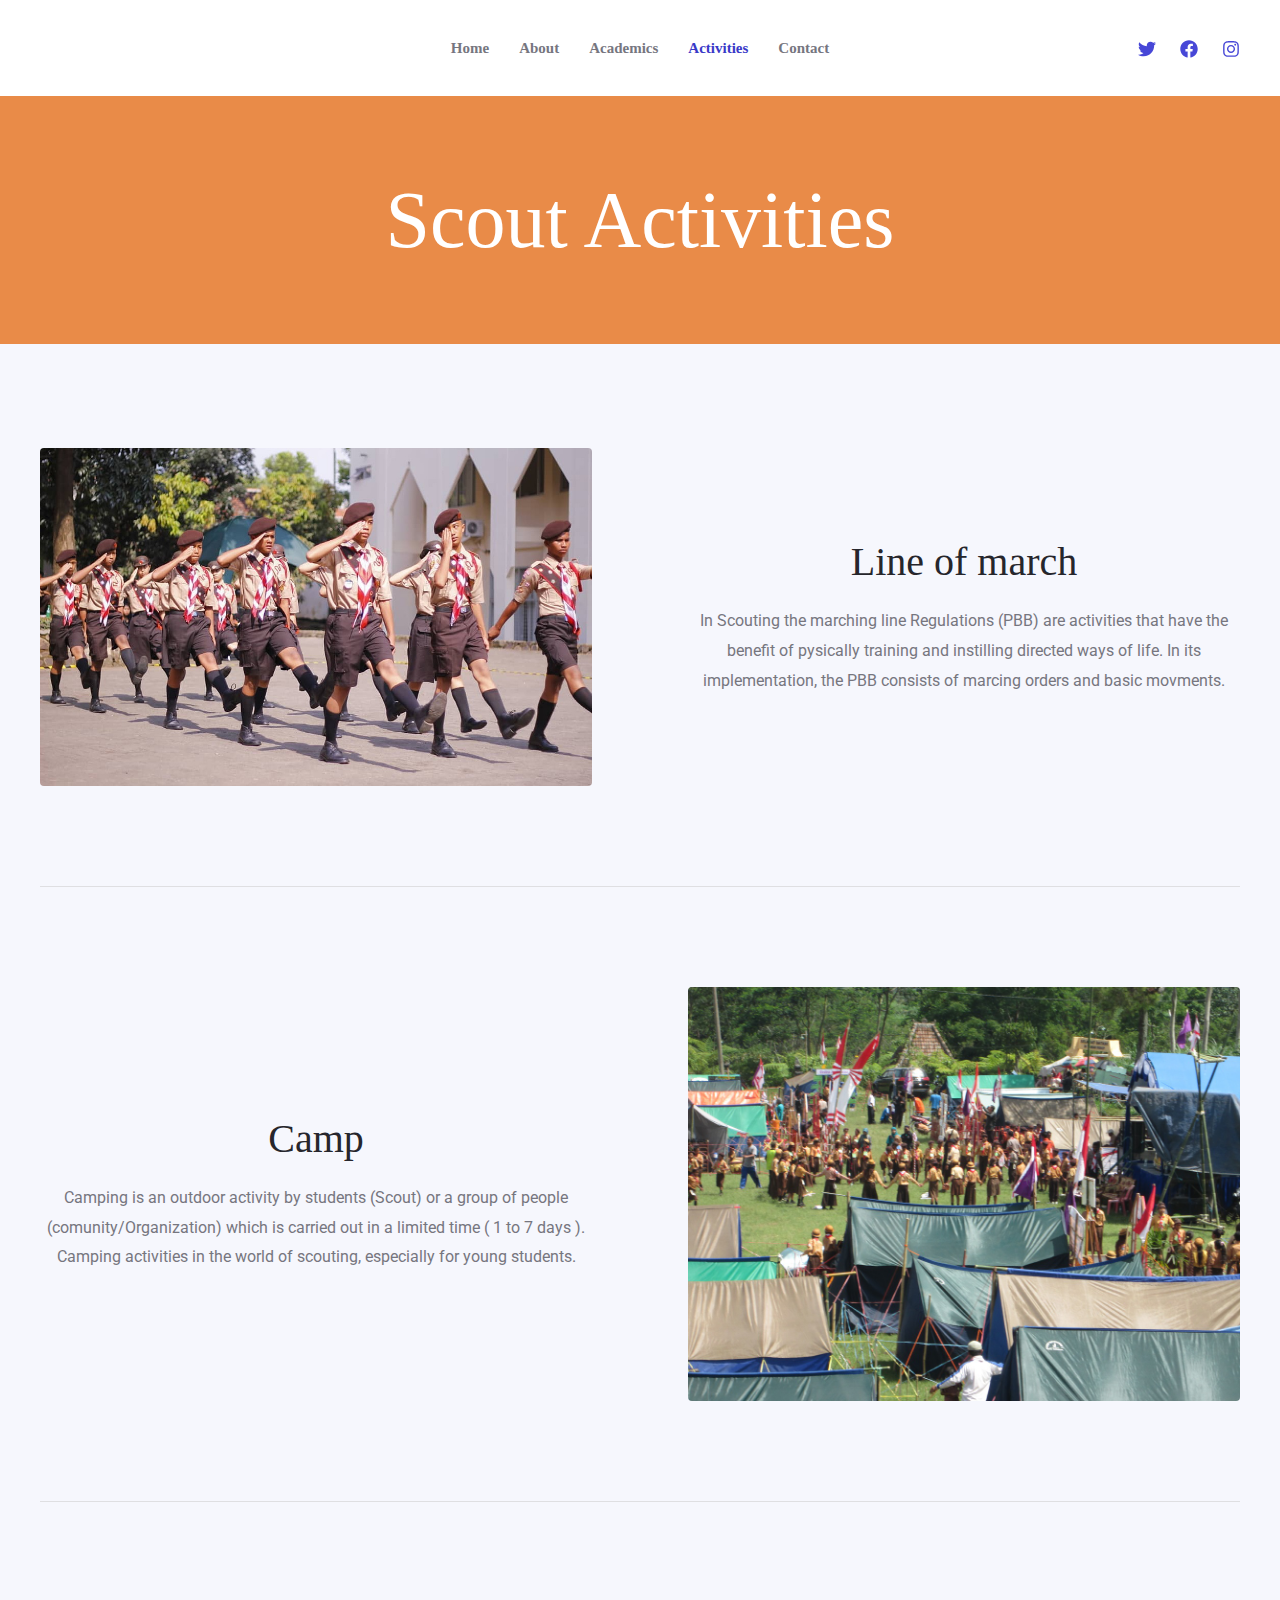
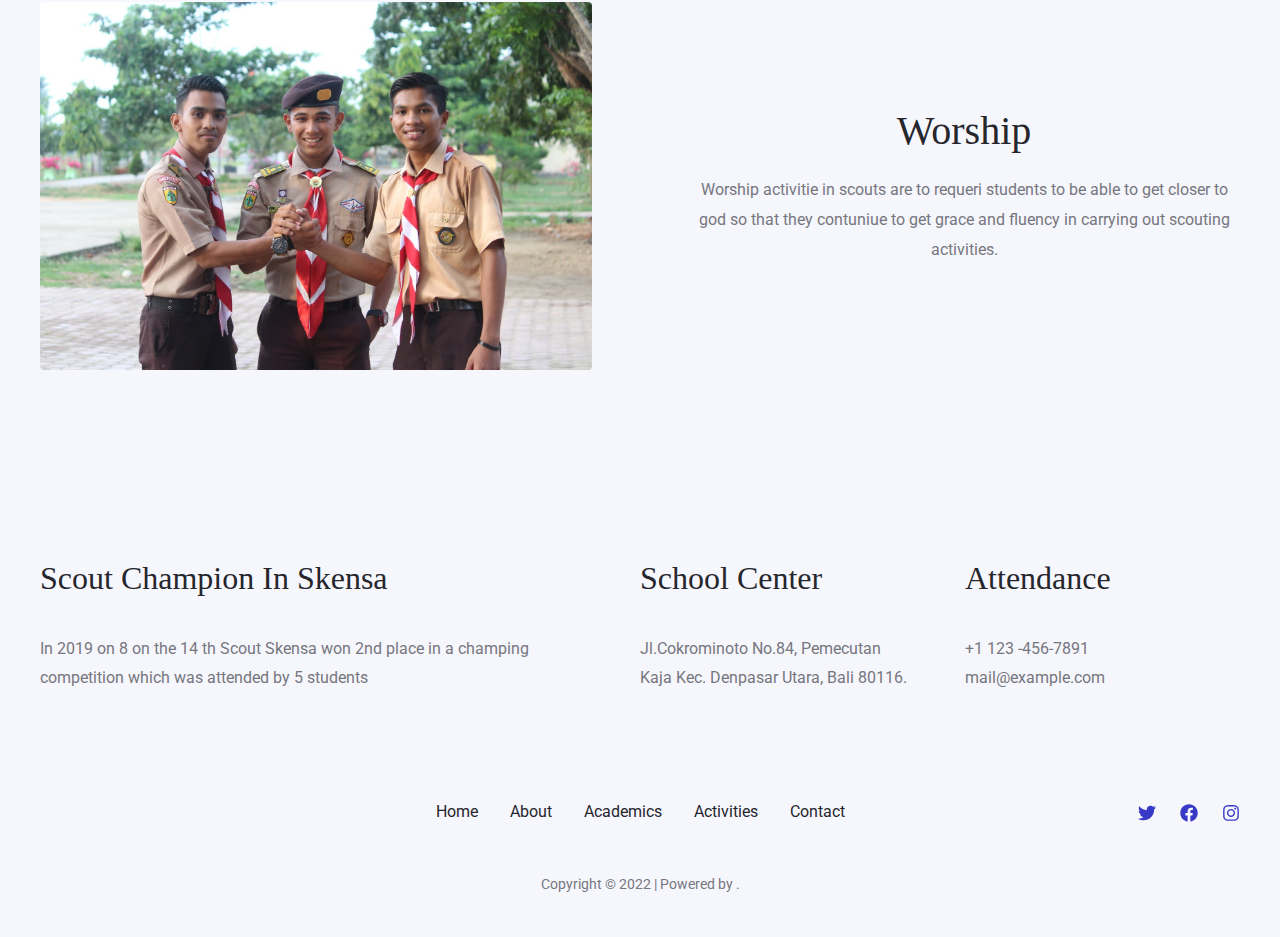
<file: index.php/activities/index.html>
<!DOCTYPE html>
<html lang="en-US">
<head>
<meta charset="UTF-8">
<meta name="viewport" content="width=device-width, initial-scale=1">
<link rel="profile" href="https://gmpg.org/xfn/11">

<title>Activities</title>
<meta name="robots" content="noindex, nofollow">
<link rel="dns-prefetch" href="//fonts.googleapis.com">
<link rel="alternate" type="application/rss+xml" title=" &raquo; Feed" href="https://jodysalya.github.io/mywebscout/index.php/feed/">
<link rel="alternate" type="application/rss+xml" title=" &raquo; Comments Feed" href="https://jodysalya.github.io/mywebscout/index.php/comments/feed/">
<script>
window._wpemojiSettings = {"baseUrl":"https:\/\/s.w.org\/images\/core\/emoji\/14.0.0\/72x72\/","ext":".png","svgUrl":"https:\/\/s.w.org\/images\/core\/emoji\/14.0.0\/svg\/","svgExt":".svg","source":{"concatemoji":"https:\/\/jodysalya.github.io\/mywebscout\/wp-includes\/js\/wp-emoji-release.min.js?ver=6.1.1"}};
/*! This file is auto-generated */
!function(e,a,t){var n,r,o,i=a.createElement("canvas"),p=i.getContext&&i.getContext("2d");function s(e,t){var a=String.fromCharCode,e=(p.clearRect(0,0,i.width,i.height),p.fillText(a.apply(this,e),0,0),i.toDataURL());return p.clearRect(0,0,i.width,i.height),p.fillText(a.apply(this,t),0,0),e===i.toDataURL()}function c(e){var t=a.createElement("script");t.src=e,t.defer=t.type="text/javascript",a.getElementsByTagName("head")[0].appendChild(t)}for(o=Array("flag","emoji"),t.supports={everything:!0,everythingExceptFlag:!0},r=0;r<o.length;r++)t.supports[o[r]]=function(e){if(p&&p.fillText)switch(p.textBaseline="top",p.font="600 32px Arial",e){case"flag":return s([127987,65039,8205,9895,65039],[127987,65039,8203,9895,65039])?!1:!s([55356,56826,55356,56819],[55356,56826,8203,55356,56819])&&!s([55356,57332,56128,56423,56128,56418,56128,56421,56128,56430,56128,56423,56128,56447],[55356,57332,8203,56128,56423,8203,56128,56418,8203,56128,56421,8203,56128,56430,8203,56128,56423,8203,56128,56447]);case"emoji":return!s([129777,127995,8205,129778,127999],[129777,127995,8203,129778,127999])}return!1}(o[r]),t.supports.everything=t.supports.everything&&t.supports[o[r]],"flag"!==o[r]&&(t.supports.everythingExceptFlag=t.supports.everythingExceptFlag&&t.supports[o[r]]);t.supports.everythingExceptFlag=t.supports.everythingExceptFlag&&!t.supports.flag,t.DOMReady=!1,t.readyCallback=function(){t.DOMReady=!0},t.supports.everything||(n=function(){t.readyCallback()},a.addEventListener?(a.addEventListener("DOMContentLoaded",n,!1),e.addEventListener("load",n,!1)):(e.attachEvent("onload",n),a.attachEvent("onreadystatechange",function(){"complete"===a.readyState&&t.readyCallback()})),(e=t.source||{}).concatemoji?c(e.concatemoji):e.wpemoji&&e.twemoji&&(c(e.twemoji),c(e.wpemoji)))}(window,document,window._wpemojiSettings);
</script>
<style>img.wp-smiley,
img.emoji {
	display: inline !important;
	border: none !important;
	box-shadow: none !important;
	height: 1em !important;
	width: 1em !important;
	margin: 0 0.07em !important;
	vertical-align: -0.1em !important;
	background: none !important;
	padding: 0 !important;
}</style>
	<link rel="stylesheet" id="astra-theme-css-css" href="https://jodysalya.github.io/mywebscout/wp-content/themes/astra/assets/css/minified/main.min.css?ver=3.9.4" media="all">
<style id="astra-theme-css-inline-css">.ast-no-sidebar .entry-content .alignfull {margin-left: calc( -50vw + 50%);margin-right: calc( -50vw + 50%);max-width: 100vw;width: 100vw;}.ast-no-sidebar .entry-content .alignwide {margin-left: calc(-41vw + 50%);margin-right: calc(-41vw + 50%);max-width: unset;width: unset;}.ast-no-sidebar .entry-content .alignfull .alignfull,.ast-no-sidebar .entry-content .alignfull .alignwide,.ast-no-sidebar .entry-content .alignwide .alignfull,.ast-no-sidebar .entry-content .alignwide .alignwide,.ast-no-sidebar .entry-content .wp-block-column .alignfull,.ast-no-sidebar .entry-content .wp-block-column .alignwide{width: 100%;margin-left: auto;margin-right: auto;}.wp-block-gallery,.blocks-gallery-grid {margin: 0;}.wp-block-separator {max-width: 100px;}.wp-block-separator.is-style-wide,.wp-block-separator.is-style-dots {max-width: none;}.entry-content .has-2-columns .wp-block-column:first-child {padding-right: 10px;}.entry-content .has-2-columns .wp-block-column:last-child {padding-left: 10px;}@media (max-width: 782px) {.entry-content .wp-block-columns .wp-block-column {flex-basis: 100%;}.entry-content .has-2-columns .wp-block-column:first-child {padding-right: 0;}.entry-content .has-2-columns .wp-block-column:last-child {padding-left: 0;}}body .entry-content .wp-block-latest-posts {margin-left: 0;}body .entry-content .wp-block-latest-posts li {list-style: none;}.ast-no-sidebar .ast-container .entry-content .wp-block-latest-posts {margin-left: 0;}.ast-header-break-point .entry-content .alignwide {margin-left: auto;margin-right: auto;}.entry-content .blocks-gallery-item img {margin-bottom: auto;}.wp-block-pullquote {border-top: 4px solid #555d66;border-bottom: 4px solid #555d66;color: #40464d;}:root{--ast-container-default-xlg-padding:6.67em;--ast-container-default-lg-padding:5.67em;--ast-container-default-slg-padding:4.34em;--ast-container-default-md-padding:3.34em;--ast-container-default-sm-padding:6.67em;--ast-container-default-xs-padding:2.4em;--ast-container-default-xxs-padding:1.4em;}html{font-size:100%;}a,.page-title{color:var(--ast-global-color-2);}a:hover,a:focus{color:var(--ast-global-color-1);}body,button,input,select,textarea,.ast-button,.ast-custom-button{font-family:'Roboto',sans-serif;font-weight:400;font-size:16px;font-size:1rem;}blockquote{color:var(--ast-global-color-3);}p,.entry-content p{margin-bottom:1em;}h1,.entry-content h1,h2,.entry-content h2,h3,.entry-content h3,h4,.entry-content h4,h5,.entry-content h5,h6,.entry-content h6,.site-title,.site-title a{font-family:Georgia,Times,serif;font-weight:400;}.site-title{font-size:35px;font-size:2.1875rem;display:none;}header .custom-logo-link img{max-width:126px;}.astra-logo-svg{width:126px;}.ast-archive-description .ast-archive-title{font-size:40px;font-size:2.5rem;}.site-header .site-description{font-size:15px;font-size:0.9375rem;display:none;}.entry-title{font-size:30px;font-size:1.875rem;}h1,.entry-content h1{font-size:80px;font-size:5rem;font-family:Georgia,Times,serif;line-height:1.1;}h2,.entry-content h2{font-size:56px;font-size:3.5rem;font-family:Georgia,Times,serif;line-height:1.2;}h3,.entry-content h3{font-size:40px;font-size:2.5rem;font-family:Georgia,Times,serif;line-height:1.2;}h4,.entry-content h4{font-size:32px;font-size:2rem;font-family:Georgia,Times,serif;}h5,.entry-content h5{font-size:24px;font-size:1.5rem;font-family:Georgia,Times,serif;}h6,.entry-content h6{font-size:18px;font-size:1.125rem;font-family:Georgia,Times,serif;}.ast-single-post .entry-title,.page-title{font-size:30px;font-size:1.875rem;}::selection{background-color:var(--ast-global-color-0);color:#ffffff;}body,h1,.entry-title a,.entry-content h1,h2,.entry-content h2,h3,.entry-content h3,h4,.entry-content h4,h5,.entry-content h5,h6,.entry-content h6{color:var(--ast-global-color-3);}.tagcloud a:hover,.tagcloud a:focus,.tagcloud a.current-item{color:#ffffff;border-color:var(--ast-global-color-2);background-color:var(--ast-global-color-2);}input:focus,input[type="text"]:focus,input[type="email"]:focus,input[type="url"]:focus,input[type="password"]:focus,input[type="reset"]:focus,input[type="search"]:focus,textarea:focus{border-color:var(--ast-global-color-2);}input[type="radio"]:checked,input[type=reset],input[type="checkbox"]:checked,input[type="checkbox"]:hover:checked,input[type="checkbox"]:focus:checked,input[type=range]::-webkit-slider-thumb{border-color:var(--ast-global-color-2);background-color:var(--ast-global-color-2);box-shadow:none;}.site-footer a:hover + .post-count,.site-footer a:focus + .post-count{background:var(--ast-global-color-2);border-color:var(--ast-global-color-2);}.single .nav-links .nav-previous,.single .nav-links .nav-next{color:var(--ast-global-color-2);}.entry-meta,.entry-meta *{line-height:1.45;color:var(--ast-global-color-2);}.entry-meta a:hover,.entry-meta a:hover *,.entry-meta a:focus,.entry-meta a:focus *,.page-links > .page-link,.page-links .page-link:hover,.post-navigation a:hover{color:var(--ast-global-color-1);}#cat option,.secondary .calendar_wrap thead a,.secondary .calendar_wrap thead a:visited{color:var(--ast-global-color-2);}.secondary .calendar_wrap #today,.ast-progress-val span{background:var(--ast-global-color-2);}.secondary a:hover + .post-count,.secondary a:focus + .post-count{background:var(--ast-global-color-2);border-color:var(--ast-global-color-2);}.calendar_wrap #today > a{color:#ffffff;}.page-links .page-link,.single .post-navigation a{color:var(--ast-global-color-2);}.widget-title{font-size:22px;font-size:1.375rem;color:var(--ast-global-color-3);}.ast-logo-title-inline .site-logo-img{padding-right:1em;}.ast-page-builder-template .hentry {margin: 0;}.ast-page-builder-template .site-content > .ast-container {max-width: 100%;padding: 0;}.ast-page-builder-template .site-content #primary {padding: 0;margin: 0;}.ast-page-builder-template .no-results {text-align: center;margin: 4em auto;}.ast-page-builder-template .ast-pagination {padding: 2em;}.ast-page-builder-template .entry-header.ast-no-title.ast-no-thumbnail {margin-top: 0;}.ast-page-builder-template .entry-header.ast-header-without-markup {margin-top: 0;margin-bottom: 0;}.ast-page-builder-template .entry-header.ast-no-title.ast-no-meta {margin-bottom: 0;}.ast-page-builder-template.single .post-navigation {padding-bottom: 2em;}.ast-page-builder-template.single-post .site-content > .ast-container {max-width: 100%;}.ast-page-builder-template .entry-header {margin-top: 4em;margin-left: auto;margin-right: auto;padding-left: 20px;padding-right: 20px;}.single.ast-page-builder-template .entry-header {padding-left: 20px;padding-right: 20px;}.ast-page-builder-template .ast-archive-description {margin: 4em auto 0;padding-left: 20px;padding-right: 20px;}.ast-page-builder-template.ast-no-sidebar .entry-content .alignwide {margin-left: 0;margin-right: 0;}@media (max-width:921px){#ast-desktop-header{display:none;}}@media (min-width:921px){#ast-mobile-header{display:none;}}.wp-block-buttons.aligncenter{justify-content:center;}@media (max-width:921px){.ast-theme-transparent-header #primary,.ast-theme-transparent-header #secondary{padding:0;}}@media (max-width:921px){.ast-plain-container.ast-no-sidebar #primary{padding:0;}}.ast-plain-container.ast-no-sidebar #primary{margin-top:0;margin-bottom:0;}@media (min-width:1200px){.wp-block-group .has-background{padding:20px;}}@media (min-width:1200px){.ast-no-sidebar.ast-separate-container .entry-content .wp-block-group.alignwide,.ast-no-sidebar.ast-separate-container .entry-content .wp-block-cover.alignwide{margin-left:-20px;margin-right:-20px;padding-left:20px;padding-right:20px;}.ast-no-sidebar.ast-separate-container .entry-content .wp-block-cover.alignfull,.ast-no-sidebar.ast-separate-container .entry-content .wp-block-group.alignfull{margin-left:-6.67em;margin-right:-6.67em;padding-left:6.67em;padding-right:6.67em;}}@media (min-width:1200px){.wp-block-cover-image.alignwide .wp-block-cover__inner-container,.wp-block-cover.alignwide .wp-block-cover__inner-container,.wp-block-cover-image.alignfull .wp-block-cover__inner-container,.wp-block-cover.alignfull .wp-block-cover__inner-container{width:100%;}}.wp-block-columns{margin-bottom:unset;}.wp-block-image.size-full{margin:2rem 0;}.wp-block-separator.has-background{padding:0;}.wp-block-gallery{margin-bottom:1.6em;}.wp-block-group{padding-top:4em;padding-bottom:4em;}.wp-block-group__inner-container .wp-block-columns:last-child,.wp-block-group__inner-container :last-child,.wp-block-table table{margin-bottom:0;}.blocks-gallery-grid{width:100%;}.wp-block-navigation-link__content{padding:5px 0;}.wp-block-group .wp-block-group .has-text-align-center,.wp-block-group .wp-block-column .has-text-align-center{max-width:100%;}.has-text-align-center{margin:0 auto;}@media (min-width:1200px){.wp-block-cover__inner-container,.alignwide .wp-block-group__inner-container,.alignfull .wp-block-group__inner-container{max-width:1200px;margin:0 auto;}.wp-block-group.alignnone,.wp-block-group.aligncenter,.wp-block-group.alignleft,.wp-block-group.alignright,.wp-block-group.alignwide,.wp-block-columns.alignwide{margin:2rem 0 1rem 0;}}@media (max-width:1200px){.wp-block-group{padding:3em;}.wp-block-group .wp-block-group{padding:1.5em;}.wp-block-columns,.wp-block-column{margin:1rem 0;}}@media (min-width:921px){.wp-block-columns .wp-block-group{padding:2em;}}@media (max-width:544px){.wp-block-cover-image .wp-block-cover__inner-container,.wp-block-cover .wp-block-cover__inner-container{width:unset;}.wp-block-cover,.wp-block-cover-image{padding:2em 0;}.wp-block-group,.wp-block-cover{padding:2em;}.wp-block-media-text__media img,.wp-block-media-text__media video{width:unset;max-width:100%;}.wp-block-media-text.has-background .wp-block-media-text__content{padding:1em;}}.wp-block-image.aligncenter{margin-left:auto;margin-right:auto;}.wp-block-table.aligncenter{margin-left:auto;margin-right:auto;}@media (min-width:544px){.entry-content .wp-block-media-text.has-media-on-the-right .wp-block-media-text__content{padding:0 8% 0 0;}.entry-content .wp-block-media-text .wp-block-media-text__content{padding:0 0 0 8%;}.ast-plain-container .site-content .entry-content .has-custom-content-position.is-position-bottom-left > *,.ast-plain-container .site-content .entry-content .has-custom-content-position.is-position-bottom-right > *,.ast-plain-container .site-content .entry-content .has-custom-content-position.is-position-top-left > *,.ast-plain-container .site-content .entry-content .has-custom-content-position.is-position-top-right > *,.ast-plain-container .site-content .entry-content .has-custom-content-position.is-position-center-right > *,.ast-plain-container .site-content .entry-content .has-custom-content-position.is-position-center-left > *{margin:0;}}@media (max-width:544px){.entry-content .wp-block-media-text .wp-block-media-text__content{padding:8% 0;}.wp-block-media-text .wp-block-media-text__media img{width:auto;max-width:100%;}}.wp-block-button.is-style-outline .wp-block-button__link{border-color:#ffffff;border-top-width:2px;border-right-width:2px;border-bottom-width:2px;border-left-width:2px;}.wp-block-button.is-style-outline > .wp-block-button__link:not(.has-text-color),.wp-block-button.wp-block-button__link.is-style-outline:not(.has-text-color){color:#ffffff;}.wp-block-button.is-style-outline .wp-block-button__link:hover,.wp-block-button.is-style-outline .wp-block-button__link:focus{color:var(--ast-global-color-1) !important;background-color:rgba(255,255,255,0.8);border-color:rgba(255,255,255,0.8);}.post-page-numbers.current .page-link,.ast-pagination .page-numbers.current{color:#ffffff;border-color:var(--ast-global-color-0);background-color:var(--ast-global-color-0);border-radius:2px;}@media (max-width:921px){.wp-block-button.is-style-outline .wp-block-button__link{padding-top:calc(15px - 2px);padding-right:calc(30px - 2px);padding-bottom:calc(15px - 2px);padding-left:calc(30px - 2px);}}@media (max-width:544px){.wp-block-button.is-style-outline .wp-block-button__link{padding-top:calc(15px - 2px);padding-right:calc(30px - 2px);padding-bottom:calc(15px - 2px);padding-left:calc(30px - 2px);}}@media (min-width:544px){.entry-content > .alignleft{margin-right:20px;}.entry-content > .alignright{margin-left:20px;}.wp-block-group.has-background{padding:20px;}}@media (max-width:921px){.ast-separate-container #primary,.ast-separate-container #secondary{padding:1.5em 0;}#primary,#secondary{padding:1.5em 0;margin:0;}.ast-left-sidebar #content > .ast-container{display:flex;flex-direction:column-reverse;width:100%;}.ast-separate-container .ast-article-post,.ast-separate-container .ast-article-single{padding:1.5em 2.14em;}.ast-author-box img.avatar{margin:20px 0 0 0;}}@media (min-width:922px){.ast-separate-container.ast-right-sidebar #primary,.ast-separate-container.ast-left-sidebar #primary{border:0;}.search-no-results.ast-separate-container #primary{margin-bottom:4em;}}.elementor-button-wrapper .elementor-button{border-style:solid;text-decoration:none;border-top-width:0;border-right-width:0;border-left-width:0;border-bottom-width:0;}body .elementor-button.elementor-size-sm,body .elementor-button.elementor-size-xs,body .elementor-button.elementor-size-md,body .elementor-button.elementor-size-lg,body .elementor-button.elementor-size-xl,body .elementor-button{border-radius:4px;padding-top:15px;padding-right:24px;padding-bottom:15px;padding-left:24px;}@media (max-width:921px){.elementor-button-wrapper .elementor-button.elementor-size-sm,.elementor-button-wrapper .elementor-button.elementor-size-xs,.elementor-button-wrapper .elementor-button.elementor-size-md,.elementor-button-wrapper .elementor-button.elementor-size-lg,.elementor-button-wrapper .elementor-button.elementor-size-xl,.elementor-button-wrapper .elementor-button{padding-top:14px;padding-right:24px;padding-bottom:14px;padding-left:24px;}}@media (max-width:544px){.elementor-button-wrapper .elementor-button.elementor-size-sm,.elementor-button-wrapper .elementor-button.elementor-size-xs,.elementor-button-wrapper .elementor-button.elementor-size-md,.elementor-button-wrapper .elementor-button.elementor-size-lg,.elementor-button-wrapper .elementor-button.elementor-size-xl,.elementor-button-wrapper .elementor-button{padding-top:12px;padding-right:22px;padding-bottom:12px;padding-left:22px;}}.elementor-button-wrapper .elementor-button{border-color:#ffffff;background-color:#ffffff;}.elementor-button-wrapper .elementor-button:hover,.elementor-button-wrapper .elementor-button:focus{color:var(--ast-global-color-1);background-color:rgba(255,255,255,0.8);border-color:rgba(255,255,255,0.8);}.wp-block-button .wp-block-button__link ,.elementor-button-wrapper .elementor-button,.elementor-button-wrapper .elementor-button:visited{color:var(--ast-global-color-0);}.elementor-button-wrapper .elementor-button{font-family:Georgia,Times,serif;font-weight:700;line-height:1;}body .elementor-button.elementor-size-sm,body .elementor-button.elementor-size-xs,body .elementor-button.elementor-size-md,body .elementor-button.elementor-size-lg,body .elementor-button.elementor-size-xl,body .elementor-button{font-size:15px;font-size:0.9375rem;}.wp-block-button .wp-block-button__link:hover,.wp-block-button .wp-block-button__link:focus{color:var(--ast-global-color-1);background-color:rgba(255,255,255,0.8);border-color:rgba(255,255,255,0.8);}.elementor-widget-heading h1.elementor-heading-title{line-height:1.1;}.elementor-widget-heading h2.elementor-heading-title{line-height:1.2;}.elementor-widget-heading h3.elementor-heading-title{line-height:1.2;}.wp-block-button .wp-block-button__link{border:none;background-color:#ffffff;color:var(--ast-global-color-0);font-family:Georgia,Times,serif;font-weight:700;line-height:1;font-size:15px;font-size:0.9375rem;border-radius:4px;padding:15px 30px;}.wp-block-button.is-style-outline .wp-block-button__link{border-style:solid;border-top-width:2px;border-right-width:2px;border-left-width:2px;border-bottom-width:2px;border-color:#ffffff;padding-top:calc(15px - 2px);padding-right:calc(30px - 2px);padding-bottom:calc(15px - 2px);padding-left:calc(30px - 2px);}@media (max-width:921px){.wp-block-button .wp-block-button__link{font-size:14px;font-size:0.875rem;border:none;padding:15px 30px;}.wp-block-button.is-style-outline .wp-block-button__link{padding-top:calc(15px - 2px);padding-right:calc(30px - 2px);padding-bottom:calc(15px - 2px);padding-left:calc(30px - 2px);}}@media (max-width:544px){.wp-block-button .wp-block-button__link{font-size:13px;font-size:0.8125rem;border:none;padding:15px 30px;}.wp-block-button.is-style-outline .wp-block-button__link{padding-top:calc(15px - 2px);padding-right:calc(30px - 2px);padding-bottom:calc(15px - 2px);padding-left:calc(30px - 2px);}}.menu-toggle,button,.ast-button,.ast-custom-button,.button,input#submit,input[type="button"],input[type="submit"],input[type="reset"]{border-style:solid;border-top-width:0;border-right-width:0;border-left-width:0;border-bottom-width:0;color:var(--ast-global-color-0);border-color:#ffffff;background-color:#ffffff;border-radius:4px;padding-top:15px;padding-right:24px;padding-bottom:15px;padding-left:24px;font-family:Georgia,Times,serif;font-weight:700;font-size:15px;font-size:0.9375rem;line-height:1;}button:focus,.menu-toggle:hover,button:hover,.ast-button:hover,.ast-custom-button:hover .button:hover,.ast-custom-button:hover ,input[type=reset]:hover,input[type=reset]:focus,input#submit:hover,input#submit:focus,input[type="button"]:hover,input[type="button"]:focus,input[type="submit"]:hover,input[type="submit"]:focus{color:var(--ast-global-color-1);background-color:rgba(255,255,255,0.8);border-color:rgba(255,255,255,0.8);}@media (min-width:544px){.ast-container{max-width:100%;}}@media (max-width:544px){.ast-separate-container .ast-article-post,.ast-separate-container .ast-article-single,.ast-separate-container .comments-title,.ast-separate-container .ast-archive-description{padding:1.5em 1em;}.ast-separate-container #content .ast-container{padding-left:0.54em;padding-right:0.54em;}.ast-separate-container .ast-comment-list li.depth-1{padding:1.5em 1em;margin-bottom:1.5em;}.ast-separate-container .ast-comment-list .bypostauthor{padding:.5em;}.ast-search-menu-icon.ast-dropdown-active .search-field{width:170px;}.menu-toggle,button,.ast-button,.button,input#submit,input[type="button"],input[type="submit"],input[type="reset"]{padding-top:12px;padding-right:22px;padding-bottom:12px;padding-left:22px;font-size:13px;font-size:0.8125rem;}}@media (max-width:921px){.menu-toggle,button,.ast-button,.button,input#submit,input[type="button"],input[type="submit"],input[type="reset"]{padding-top:14px;padding-right:24px;padding-bottom:14px;padding-left:24px;font-size:14px;font-size:0.875rem;}.ast-mobile-header-stack .main-header-bar .ast-search-menu-icon{display:inline-block;}.ast-header-break-point.ast-header-custom-item-outside .ast-mobile-header-stack .main-header-bar .ast-search-icon{margin:0;}.ast-comment-avatar-wrap img{max-width:2.5em;}.ast-separate-container .ast-comment-list li.depth-1{padding:1.5em 2.14em;}.ast-separate-container .comment-respond{padding:2em 2.14em;}.ast-comment-meta{padding:0 1.8888em 1.3333em;}}body,.ast-separate-container{background-color:var(--ast-global-color-4);;background-image:none;;}.ast-no-sidebar.ast-separate-container .entry-content .alignfull {margin-left: -6.67em;margin-right: -6.67em;width: auto;}@media (max-width: 1200px) {.ast-no-sidebar.ast-separate-container .entry-content .alignfull {margin-left: -2.4em;margin-right: -2.4em;}}@media (max-width: 768px) {.ast-no-sidebar.ast-separate-container .entry-content .alignfull {margin-left: -2.14em;margin-right: -2.14em;}}@media (max-width: 544px) {.ast-no-sidebar.ast-separate-container .entry-content .alignfull {margin-left: -1em;margin-right: -1em;}}.ast-no-sidebar.ast-separate-container .entry-content .alignwide {margin-left: -20px;margin-right: -20px;}.ast-no-sidebar.ast-separate-container .entry-content .wp-block-column .alignfull,.ast-no-sidebar.ast-separate-container .entry-content .wp-block-column .alignwide {margin-left: auto;margin-right: auto;width: 100%;}@media (max-width:921px){.widget-title{font-size:22px;font-size:1.375rem;}body,button,input,select,textarea,.ast-button,.ast-custom-button{font-size:16px;font-size:1rem;}#secondary,#secondary button,#secondary input,#secondary select,#secondary textarea{font-size:16px;font-size:1rem;}.site-title{display:none;}.ast-archive-description .ast-archive-title{font-size:40px;}.site-header .site-description{display:none;}.entry-title{font-size:30px;}h1,.entry-content h1{font-size:56px;}h2,.entry-content h2{font-size:40px;}h3,.entry-content h3{font-size:32px;}h4,.entry-content h4{font-size:24px;font-size:1.5rem;}h5,.entry-content h5{font-size:20px;font-size:1.25rem;}h6,.entry-content h6{font-size:17px;font-size:1.0625rem;}.ast-single-post .entry-title,.page-title{font-size:30px;}.astra-logo-svg{width:120px;}header .custom-logo-link img,.ast-header-break-point .site-logo-img .custom-mobile-logo-link img{max-width:120px;}}@media (max-width:544px){.widget-title{font-size:21px;font-size:1.4rem;}body,button,input,select,textarea,.ast-button,.ast-custom-button{font-size:15px;font-size:0.9375rem;}#secondary,#secondary button,#secondary input,#secondary select,#secondary textarea{font-size:15px;font-size:0.9375rem;}.site-title{display:none;}.ast-archive-description .ast-archive-title{font-size:40px;}.site-header .site-description{display:none;}.entry-title{font-size:30px;}h1,.entry-content h1{font-size:36px;}h2,.entry-content h2{font-size:32px;}h3,.entry-content h3{font-size:24px;}h4,.entry-content h4{font-size:20px;font-size:1.25rem;}h5,.entry-content h5{font-size:18px;font-size:1.125rem;}h6,.entry-content h6{font-size:16px;font-size:1rem;}.ast-single-post .entry-title,.page-title{font-size:30px;}header .custom-logo-link img,.ast-header-break-point .site-branding img,.ast-header-break-point .custom-logo-link img{max-width:112px;}.astra-logo-svg{width:112px;}.ast-header-break-point .site-logo-img .custom-mobile-logo-link img{max-width:112px;}}@media (max-width:544px){html{font-size:100%;}}@media (min-width:922px){.ast-container{max-width:1240px;}}@media (min-width:922px){.site-content .ast-container{display:flex;}}@media (max-width:921px){.site-content .ast-container{flex-direction:column;}}@media (min-width:922px){.main-header-menu .sub-menu .menu-item.ast-left-align-sub-menu:hover > .sub-menu,.main-header-menu .sub-menu .menu-item.ast-left-align-sub-menu.focus > .sub-menu{margin-left:-0px;}}blockquote {padding: 1.2em;}:root .has-ast-global-color-0-color{color:var(--ast-global-color-0);}:root .has-ast-global-color-0-background-color{background-color:var(--ast-global-color-0);}:root .wp-block-button .has-ast-global-color-0-color{color:var(--ast-global-color-0);}:root .wp-block-button .has-ast-global-color-0-background-color{background-color:var(--ast-global-color-0);}:root .has-ast-global-color-1-color{color:var(--ast-global-color-1);}:root .has-ast-global-color-1-background-color{background-color:var(--ast-global-color-1);}:root .wp-block-button .has-ast-global-color-1-color{color:var(--ast-global-color-1);}:root .wp-block-button .has-ast-global-color-1-background-color{background-color:var(--ast-global-color-1);}:root .has-ast-global-color-2-color{color:var(--ast-global-color-2);}:root .has-ast-global-color-2-background-color{background-color:var(--ast-global-color-2);}:root .wp-block-button .has-ast-global-color-2-color{color:var(--ast-global-color-2);}:root .wp-block-button .has-ast-global-color-2-background-color{background-color:var(--ast-global-color-2);}:root .has-ast-global-color-3-color{color:var(--ast-global-color-3);}:root .has-ast-global-color-3-background-color{background-color:var(--ast-global-color-3);}:root .wp-block-button .has-ast-global-color-3-color{color:var(--ast-global-color-3);}:root .wp-block-button .has-ast-global-color-3-background-color{background-color:var(--ast-global-color-3);}:root .has-ast-global-color-4-color{color:var(--ast-global-color-4);}:root .has-ast-global-color-4-background-color{background-color:var(--ast-global-color-4);}:root .wp-block-button .has-ast-global-color-4-color{color:var(--ast-global-color-4);}:root .wp-block-button .has-ast-global-color-4-background-color{background-color:var(--ast-global-color-4);}:root .has-ast-global-color-5-color{color:var(--ast-global-color-5);}:root .has-ast-global-color-5-background-color{background-color:var(--ast-global-color-5);}:root .wp-block-button .has-ast-global-color-5-color{color:var(--ast-global-color-5);}:root .wp-block-button .has-ast-global-color-5-background-color{background-color:var(--ast-global-color-5);}:root .has-ast-global-color-6-color{color:var(--ast-global-color-6);}:root .has-ast-global-color-6-background-color{background-color:var(--ast-global-color-6);}:root .wp-block-button .has-ast-global-color-6-color{color:var(--ast-global-color-6);}:root .wp-block-button .has-ast-global-color-6-background-color{background-color:var(--ast-global-color-6);}:root .has-ast-global-color-7-color{color:var(--ast-global-color-7);}:root .has-ast-global-color-7-background-color{background-color:var(--ast-global-color-7);}:root .wp-block-button .has-ast-global-color-7-color{color:var(--ast-global-color-7);}:root .wp-block-button .has-ast-global-color-7-background-color{background-color:var(--ast-global-color-7);}:root .has-ast-global-color-8-color{color:var(--ast-global-color-8);}:root .has-ast-global-color-8-background-color{background-color:var(--ast-global-color-8);}:root .wp-block-button .has-ast-global-color-8-color{color:var(--ast-global-color-8);}:root .wp-block-button .has-ast-global-color-8-background-color{background-color:var(--ast-global-color-8);}:root{--ast-global-color-0:#4747d7;--ast-global-color-1:#3939c8;--ast-global-color-2:#26262c;--ast-global-color-3:#76767f;--ast-global-color-4:#f6f7fd;--ast-global-color-5:#ffffff;--ast-global-color-6:#243673;--ast-global-color-7:#FBFCFF;--ast-global-color-8:#BFD1FF;}:root {--ast-border-color : #dddddd;}.ast-breadcrumbs .trail-browse,.ast-breadcrumbs .trail-items,.ast-breadcrumbs .trail-items li{display:inline-block;margin:0;padding:0;border:none;background:inherit;text-indent:0;}.ast-breadcrumbs .trail-browse{font-size:inherit;font-style:inherit;font-weight:inherit;color:inherit;}.ast-breadcrumbs .trail-items{list-style:none;}.trail-items li::after{padding:0 0.3em;content:"\00bb";}.trail-items li:last-of-type::after{display:none;}h1,.entry-content h1,h2,.entry-content h2,h3,.entry-content h3,h4,.entry-content h4,h5,.entry-content h5,h6,.entry-content h6{color:var(--ast-global-color-2);}@media (max-width:921px){.ast-builder-grid-row-container.ast-builder-grid-row-tablet-3-firstrow .ast-builder-grid-row > *:first-child,.ast-builder-grid-row-container.ast-builder-grid-row-tablet-3-lastrow .ast-builder-grid-row > *:last-child{grid-column:1 / -1;}}@media (max-width:544px){.ast-builder-grid-row-container.ast-builder-grid-row-mobile-3-firstrow .ast-builder-grid-row > *:first-child,.ast-builder-grid-row-container.ast-builder-grid-row-mobile-3-lastrow .ast-builder-grid-row > *:last-child{grid-column:1 / -1;}}.ast-builder-layout-element[data-section="title_tagline"]{display:flex;}@media (max-width:921px){.ast-header-break-point .ast-builder-layout-element[data-section="title_tagline"]{display:flex;}}@media (max-width:544px){.ast-header-break-point .ast-builder-layout-element[data-section="title_tagline"]{display:flex;}}.ast-builder-menu-1{font-family:Georgia,Times,serif;font-weight:700;}.ast-builder-menu-1 .menu-item > .menu-link{font-size:15px;font-size:0.9375rem;color:var(--ast-global-color-3);}.ast-builder-menu-1 .menu-item > .ast-menu-toggle{color:var(--ast-global-color-3);}.ast-builder-menu-1 .menu-item:hover > .menu-link,.ast-builder-menu-1 .inline-on-mobile .menu-item:hover > .ast-menu-toggle{color:var(--ast-global-color-1);}.ast-builder-menu-1 .menu-item:hover > .ast-menu-toggle{color:var(--ast-global-color-1);}.ast-builder-menu-1 .menu-item.current-menu-item > .menu-link,.ast-builder-menu-1 .inline-on-mobile .menu-item.current-menu-item > .ast-menu-toggle,.ast-builder-menu-1 .current-menu-ancestor > .menu-link{color:var(--ast-global-color-1);}.ast-builder-menu-1 .menu-item.current-menu-item > .ast-menu-toggle{color:var(--ast-global-color-1);}.ast-builder-menu-1 .sub-menu,.ast-builder-menu-1 .inline-on-mobile .sub-menu{border-top-width:2px;border-bottom-width:0px;border-right-width:0px;border-left-width:0px;border-color:var(--ast-global-color-0);border-style:solid;width:1131px;border-radius:0px;}.ast-builder-menu-1 .main-header-menu > .menu-item > .sub-menu,.ast-builder-menu-1 .main-header-menu > .menu-item > .astra-full-megamenu-wrapper{margin-top:0px;}.ast-desktop .ast-builder-menu-1 .main-header-menu > .menu-item > .sub-menu:before,.ast-desktop .ast-builder-menu-1 .main-header-menu > .menu-item > .astra-full-megamenu-wrapper:before{height:calc( 0px + 5px );}.ast-desktop .ast-builder-menu-1 .menu-item .sub-menu .menu-link{border-style:none;}@media (max-width:921px){.ast-header-break-point .ast-builder-menu-1 .menu-item.menu-item-has-children > .ast-menu-toggle{top:0;}.ast-builder-menu-1 .menu-item-has-children > .menu-link:after{content:unset;}.ast-builder-menu-1 .main-header-menu > .menu-item > .sub-menu,.ast-builder-menu-1 .main-header-menu > .menu-item > .astra-full-megamenu-wrapper{margin-top:0;}}@media (max-width:544px){.ast-header-break-point .ast-builder-menu-1 .menu-item.menu-item-has-children > .ast-menu-toggle{top:0;}.ast-builder-menu-1 .main-header-menu > .menu-item > .sub-menu,.ast-builder-menu-1 .main-header-menu > .menu-item > .astra-full-megamenu-wrapper{margin-top:0;}}.ast-builder-menu-1{display:flex;}@media (max-width:921px){.ast-header-break-point .ast-builder-menu-1{display:flex;}}@media (max-width:544px){.ast-header-break-point .ast-builder-menu-1{display:flex;}}.ast-builder-social-element:hover {color: #0274be;}.ast-social-stack-desktop .ast-builder-social-element,.ast-social-stack-tablet .ast-builder-social-element,.ast-social-stack-mobile .ast-builder-social-element {margin-top: 6px;margin-bottom: 6px;}.ast-social-color-type-official .ast-builder-social-element,.ast-social-color-type-official .social-item-label {color: var(--color);background-color: var(--background-color);}.header-social-inner-wrap.ast-social-color-type-official .ast-builder-social-element svg,.footer-social-inner-wrap.ast-social-color-type-official .ast-builder-social-element svg {fill: currentColor;}.social-show-label-true .ast-builder-social-element {width: auto;padding: 0 0.4em;}[data-section^="section-fb-social-icons-"] .footer-social-inner-wrap {text-align: center;}.ast-footer-social-wrap {width: 100%;}.ast-footer-social-wrap .ast-builder-social-element:first-child {margin-left: 0;}.ast-footer-social-wrap .ast-builder-social-element:last-child {margin-right: 0;}.ast-header-social-wrap .ast-builder-social-element:first-child {margin-left: 0;}.ast-header-social-wrap .ast-builder-social-element:last-child {margin-right: 0;}.ast-builder-social-element {line-height: 1;color: #3a3a3a;background: transparent;vertical-align: middle;transition: all 0.01s;margin-left: 6px;margin-right: 6px;justify-content: center;align-items: center;}.ast-builder-social-element {line-height: 1;color: #3a3a3a;background: transparent;vertical-align: middle;transition: all 0.01s;margin-left: 6px;margin-right: 6px;justify-content: center;align-items: center;}.ast-builder-social-element .social-item-label {padding-left: 6px;}.ast-header-social-1-wrap .ast-builder-social-element{margin-left:12px;margin-right:12px;}.ast-header-social-1-wrap .ast-builder-social-element svg{width:18px;height:18px;}.ast-header-social-1-wrap .ast-social-color-type-custom svg{fill:var(--ast-global-color-0);}.ast-header-social-1-wrap .ast-social-color-type-custom .ast-builder-social-element:hover{color:var(--ast-global-color-2);}.ast-header-social-1-wrap .ast-social-color-type-custom .ast-builder-social-element:hover svg{fill:var(--ast-global-color-2);}.ast-header-social-1-wrap .ast-social-color-type-custom .social-item-label{color:var(--ast-global-color-0);}.ast-header-social-1-wrap .ast-builder-social-element:hover .social-item-label{color:var(--ast-global-color-2);}@media (max-width:921px){.ast-header-social-1-wrap .ast-builder-social-element{margin-left:15px;margin-right:15px;}.ast-header-social-1-wrap{margin-top:25px;margin-bottom:25px;margin-left:25px;margin-right:25px;}}.ast-builder-layout-element[data-section="section-hb-social-icons-1"]{display:flex;}@media (max-width:921px){.ast-header-break-point .ast-builder-layout-element[data-section="section-hb-social-icons-1"]{display:flex;}}@media (max-width:544px){.ast-header-break-point .ast-builder-layout-element[data-section="section-hb-social-icons-1"]{display:flex;}}.site-below-footer-wrap{padding-top:20px;padding-bottom:20px;}.site-below-footer-wrap[data-section="section-below-footer-builder"]{background-color:;;background-image:none;;min-height:40px;}.site-below-footer-wrap[data-section="section-below-footer-builder"] .ast-builder-grid-row{max-width:1200px;margin-left:auto;margin-right:auto;}.site-below-footer-wrap[data-section="section-below-footer-builder"] .ast-builder-grid-row,.site-below-footer-wrap[data-section="section-below-footer-builder"] .site-footer-section{align-items:flex-start;}.site-below-footer-wrap[data-section="section-below-footer-builder"].ast-footer-row-inline .site-footer-section{display:flex;margin-bottom:0;}.ast-builder-grid-row-full .ast-builder-grid-row{grid-template-columns:1fr;}@media (max-width:921px){.site-below-footer-wrap[data-section="section-below-footer-builder"].ast-footer-row-tablet-inline .site-footer-section{display:flex;margin-bottom:0;}.site-below-footer-wrap[data-section="section-below-footer-builder"].ast-footer-row-tablet-stack .site-footer-section{display:block;margin-bottom:10px;}.ast-builder-grid-row-container.ast-builder-grid-row-tablet-full .ast-builder-grid-row{grid-template-columns:1fr;}}@media (max-width:544px){.site-below-footer-wrap[data-section="section-below-footer-builder"].ast-footer-row-mobile-inline .site-footer-section{display:flex;margin-bottom:0;}.site-below-footer-wrap[data-section="section-below-footer-builder"].ast-footer-row-mobile-stack .site-footer-section{display:block;margin-bottom:10px;}.ast-builder-grid-row-container.ast-builder-grid-row-mobile-full .ast-builder-grid-row{grid-template-columns:1fr;}}.site-below-footer-wrap[data-section="section-below-footer-builder"]{padding-bottom:40px;}@media (max-width:544px){.site-below-footer-wrap[data-section="section-below-footer-builder"]{padding-top:24px;padding-bottom:24px;padding-left:24px;padding-right:24px;}}.site-below-footer-wrap[data-section="section-below-footer-builder"]{display:grid;}@media (max-width:921px){.ast-header-break-point .site-below-footer-wrap[data-section="section-below-footer-builder"]{display:grid;}}@media (max-width:544px){.ast-header-break-point .site-below-footer-wrap[data-section="section-below-footer-builder"]{display:grid;}}.ast-footer-copyright{text-align:center;}.ast-footer-copyright {color:var(--ast-global-color-3);}@media (max-width:921px){.ast-footer-copyright{text-align:center;}}@media (max-width:544px){.ast-footer-copyright{text-align:center;}}.ast-footer-copyright {font-size:14px;font-size:0.875rem;}.ast-footer-copyright.ast-builder-layout-element{display:flex;}@media (max-width:921px){.ast-header-break-point .ast-footer-copyright.ast-builder-layout-element{display:flex;}}@media (max-width:544px){.ast-header-break-point .ast-footer-copyright.ast-builder-layout-element{display:flex;}}.ast-builder-social-element:hover {color: #0274be;}.ast-social-stack-desktop .ast-builder-social-element,.ast-social-stack-tablet .ast-builder-social-element,.ast-social-stack-mobile .ast-builder-social-element {margin-top: 6px;margin-bottom: 6px;}.ast-social-color-type-official .ast-builder-social-element,.ast-social-color-type-official .social-item-label {color: var(--color);background-color: var(--background-color);}.header-social-inner-wrap.ast-social-color-type-official .ast-builder-social-element svg,.footer-social-inner-wrap.ast-social-color-type-official .ast-builder-social-element svg {fill: currentColor;}.social-show-label-true .ast-builder-social-element {width: auto;padding: 0 0.4em;}[data-section^="section-fb-social-icons-"] .footer-social-inner-wrap {text-align: center;}.ast-footer-social-wrap {width: 100%;}.ast-footer-social-wrap .ast-builder-social-element:first-child {margin-left: 0;}.ast-footer-social-wrap .ast-builder-social-element:last-child {margin-right: 0;}.ast-header-social-wrap .ast-builder-social-element:first-child {margin-left: 0;}.ast-header-social-wrap .ast-builder-social-element:last-child {margin-right: 0;}.ast-builder-social-element {line-height: 1;color: #3a3a3a;background: transparent;vertical-align: middle;transition: all 0.01s;margin-left: 6px;margin-right: 6px;justify-content: center;align-items: center;}.ast-builder-social-element {line-height: 1;color: #3a3a3a;background: transparent;vertical-align: middle;transition: all 0.01s;margin-left: 6px;margin-right: 6px;justify-content: center;align-items: center;}.ast-builder-social-element .social-item-label {padding-left: 6px;}.ast-footer-social-1-wrap .ast-builder-social-element{margin-left:12px;margin-right:12px;}.ast-footer-social-1-wrap .ast-builder-social-element svg{width:18px;height:18px;}.ast-footer-social-1-wrap .ast-social-color-type-custom svg{fill:var(--ast-global-color-1);}.ast-footer-social-1-wrap .ast-social-color-type-custom .ast-builder-social-element:hover{color:var(--ast-global-color-2);}.ast-footer-social-1-wrap .ast-social-color-type-custom .ast-builder-social-element:hover svg{fill:var(--ast-global-color-2);}.ast-footer-social-1-wrap .ast-social-color-type-custom .social-item-label{color:var(--ast-global-color-1);}.ast-footer-social-1-wrap .ast-builder-social-element:hover .social-item-label{color:var(--ast-global-color-2);}[data-section="section-fb-social-icons-1"] .footer-social-inner-wrap{text-align:right;}@media (max-width:921px){[data-section="section-fb-social-icons-1"] .footer-social-inner-wrap{text-align:center;}}@media (max-width:544px){[data-section="section-fb-social-icons-1"] .footer-social-inner-wrap{text-align:center;}}.ast-builder-layout-element[data-section="section-fb-social-icons-1"]{display:flex;}@media (max-width:921px){.ast-header-break-point .ast-builder-layout-element[data-section="section-fb-social-icons-1"]{display:flex;}}@media (max-width:544px){.ast-header-break-point .ast-builder-layout-element[data-section="section-fb-social-icons-1"]{display:flex;}}.site-above-footer-wrap{padding-top:20px;padding-bottom:20px;}.site-above-footer-wrap[data-section="section-above-footer-builder"]{background-color:;;background-image:none;;min-height:60px;}.site-above-footer-wrap[data-section="section-above-footer-builder"] .ast-builder-grid-row{max-width:1200px;margin-left:auto;margin-right:auto;}.site-above-footer-wrap[data-section="section-above-footer-builder"] .ast-builder-grid-row,.site-above-footer-wrap[data-section="section-above-footer-builder"] .site-footer-section{align-items:flex-start;}.site-above-footer-wrap[data-section="section-above-footer-builder"].ast-footer-row-inline .site-footer-section{display:flex;margin-bottom:0;}.ast-builder-grid-row-3-lheavy .ast-builder-grid-row{grid-template-columns:2fr 1fr 1fr;}@media (max-width:921px){.site-above-footer-wrap[data-section="section-above-footer-builder"].ast-footer-row-tablet-inline .site-footer-section{display:flex;margin-bottom:0;}.site-above-footer-wrap[data-section="section-above-footer-builder"].ast-footer-row-tablet-stack .site-footer-section{display:block;margin-bottom:10px;}.ast-builder-grid-row-container.ast-builder-grid-row-tablet-full .ast-builder-grid-row{grid-template-columns:1fr;}}@media (max-width:544px){.site-above-footer-wrap[data-section="section-above-footer-builder"].ast-footer-row-mobile-inline .site-footer-section{display:flex;margin-bottom:0;}.site-above-footer-wrap[data-section="section-above-footer-builder"].ast-footer-row-mobile-stack .site-footer-section{display:block;margin-bottom:10px;}.ast-builder-grid-row-container.ast-builder-grid-row-mobile-full .ast-builder-grid-row{grid-template-columns:1fr;}}.site-above-footer-wrap[data-section="section-above-footer-builder"]{padding-top:80px;padding-bottom:40px;padding-left:40px;padding-right:40px;}@media (max-width:921px){.site-above-footer-wrap[data-section="section-above-footer-builder"]{padding-top:50px;padding-bottom:50px;padding-left:50px;padding-right:50px;}}@media (max-width:544px){.site-above-footer-wrap[data-section="section-above-footer-builder"]{padding-top:40px;padding-bottom:40px;padding-left:20px;padding-right:20px;}}.site-above-footer-wrap[data-section="section-above-footer-builder"]{display:grid;}@media (max-width:921px){.ast-header-break-point .site-above-footer-wrap[data-section="section-above-footer-builder"]{display:grid;}}@media (max-width:544px){.ast-header-break-point .site-above-footer-wrap[data-section="section-above-footer-builder"]{display:grid;}}.site-footer{background-color:var(--ast-global-color-4);;background-image:none;;}.site-primary-footer-wrap{padding-top:45px;padding-bottom:45px;}.site-primary-footer-wrap[data-section="section-primary-footer-builder"]{background-color:;;background-image:none;;}.site-primary-footer-wrap[data-section="section-primary-footer-builder"] .ast-builder-grid-row{max-width:1200px;margin-left:auto;margin-right:auto;}.site-primary-footer-wrap[data-section="section-primary-footer-builder"] .ast-builder-grid-row,.site-primary-footer-wrap[data-section="section-primary-footer-builder"] .site-footer-section{align-items:center;}.site-primary-footer-wrap[data-section="section-primary-footer-builder"].ast-footer-row-inline .site-footer-section{display:flex;margin-bottom:0;}.ast-builder-grid-row-3-cheavy .ast-builder-grid-row{grid-template-columns:1fr 2fr 1fr;}@media (max-width:921px){.site-primary-footer-wrap[data-section="section-primary-footer-builder"].ast-footer-row-tablet-inline .site-footer-section{display:flex;margin-bottom:0;}.site-primary-footer-wrap[data-section="section-primary-footer-builder"].ast-footer-row-tablet-stack .site-footer-section{display:block;margin-bottom:10px;}.ast-builder-grid-row-container.ast-builder-grid-row-tablet-full .ast-builder-grid-row{grid-template-columns:1fr;}}@media (max-width:544px){.site-primary-footer-wrap[data-section="section-primary-footer-builder"].ast-footer-row-mobile-inline .site-footer-section{display:flex;margin-bottom:0;}.site-primary-footer-wrap[data-section="section-primary-footer-builder"].ast-footer-row-mobile-stack .site-footer-section{display:block;margin-bottom:10px;}.ast-builder-grid-row-container.ast-builder-grid-row-mobile-full .ast-builder-grid-row{grid-template-columns:1fr;}}.site-primary-footer-wrap[data-section="section-primary-footer-builder"]{padding-top:48px;padding-bottom:24px;padding-left:40px;padding-right:40px;}@media (max-width:921px){.site-primary-footer-wrap[data-section="section-primary-footer-builder"]{padding-top:40px;padding-bottom:24px;padding-left:40px;padding-right:40px;}}.site-primary-footer-wrap[data-section="section-primary-footer-builder"]{display:grid;}@media (max-width:921px){.ast-header-break-point .site-primary-footer-wrap[data-section="section-primary-footer-builder"]{display:grid;}}@media (max-width:544px){.ast-header-break-point .site-primary-footer-wrap[data-section="section-primary-footer-builder"]{display:grid;}}.footer-widget-area[data-section="sidebar-widgets-footer-widget-1"].footer-widget-area-inner{text-align:left;}@media (max-width:921px){.footer-widget-area[data-section="sidebar-widgets-footer-widget-1"].footer-widget-area-inner{text-align:center;}}@media (max-width:544px){.footer-widget-area[data-section="sidebar-widgets-footer-widget-1"].footer-widget-area-inner{text-align:center;}}.footer-widget-area[data-section="sidebar-widgets-footer-widget-1"] .widget-title{color:var(--ast-global-color-2);font-size:32px;font-size:2rem;}@media (max-width:921px){.footer-widget-area[data-section="sidebar-widgets-footer-widget-1"] .widget-title{font-size:25px;font-size:1.5625rem;}}@media (max-width:544px){.footer-widget-area[data-section="sidebar-widgets-footer-widget-1"] .widget-title{font-size:20px;font-size:1.25rem;}}.footer-widget-area[data-section="sidebar-widgets-footer-widget-1"]{display:block;}@media (max-width:921px){.ast-header-break-point .footer-widget-area[data-section="sidebar-widgets-footer-widget-1"]{display:block;}}@media (max-width:544px){.ast-header-break-point .footer-widget-area[data-section="sidebar-widgets-footer-widget-1"]{display:block;}}.footer-widget-area[data-section="sidebar-widgets-footer-widget-2"] .widget-title{color:var(--ast-global-color-2);font-size:32px;font-size:2rem;}@media (max-width:921px){.footer-widget-area[data-section="sidebar-widgets-footer-widget-2"] .widget-title{font-size:25px;font-size:1.5625rem;}}@media (max-width:544px){.footer-widget-area[data-section="sidebar-widgets-footer-widget-2"] .widget-title{font-size:20px;font-size:1.25rem;}}.footer-widget-area[data-section="sidebar-widgets-footer-widget-2"]{display:block;}@media (max-width:921px){.ast-header-break-point .footer-widget-area[data-section="sidebar-widgets-footer-widget-2"]{display:block;}}@media (max-width:544px){.ast-header-break-point .footer-widget-area[data-section="sidebar-widgets-footer-widget-2"]{display:block;}}.footer-widget-area[data-section="sidebar-widgets-footer-widget-3"] .widget-title{color:var(--ast-global-color-2);font-size:32px;font-size:2rem;}@media (max-width:921px){.footer-widget-area[data-section="sidebar-widgets-footer-widget-3"] .widget-title{font-size:25px;font-size:1.5625rem;}}@media (max-width:544px){.footer-widget-area[data-section="sidebar-widgets-footer-widget-3"] .widget-title{font-size:20px;font-size:1.25rem;}}.footer-widget-area[data-section="sidebar-widgets-footer-widget-3"]{display:block;}@media (max-width:921px){.ast-header-break-point .footer-widget-area[data-section="sidebar-widgets-footer-widget-3"]{display:block;}}@media (max-width:544px){.ast-header-break-point .footer-widget-area[data-section="sidebar-widgets-footer-widget-3"]{display:block;}}.footer-widget-area[data-section="sidebar-widgets-footer-widget-2"].footer-widget-area-inner{text-align:left;}@media (max-width:921px){.footer-widget-area[data-section="sidebar-widgets-footer-widget-2"].footer-widget-area-inner{text-align:center;}}@media (max-width:544px){.footer-widget-area[data-section="sidebar-widgets-footer-widget-2"].footer-widget-area-inner{text-align:center;}}.footer-widget-area[data-section="sidebar-widgets-footer-widget-1"] .widget-title{color:var(--ast-global-color-2);font-size:32px;font-size:2rem;}@media (max-width:921px){.footer-widget-area[data-section="sidebar-widgets-footer-widget-1"] .widget-title{font-size:25px;font-size:1.5625rem;}}@media (max-width:544px){.footer-widget-area[data-section="sidebar-widgets-footer-widget-1"] .widget-title{font-size:20px;font-size:1.25rem;}}.footer-widget-area[data-section="sidebar-widgets-footer-widget-1"]{display:block;}@media (max-width:921px){.ast-header-break-point .footer-widget-area[data-section="sidebar-widgets-footer-widget-1"]{display:block;}}@media (max-width:544px){.ast-header-break-point .footer-widget-area[data-section="sidebar-widgets-footer-widget-1"]{display:block;}}.footer-widget-area[data-section="sidebar-widgets-footer-widget-2"] .widget-title{color:var(--ast-global-color-2);font-size:32px;font-size:2rem;}@media (max-width:921px){.footer-widget-area[data-section="sidebar-widgets-footer-widget-2"] .widget-title{font-size:25px;font-size:1.5625rem;}}@media (max-width:544px){.footer-widget-area[data-section="sidebar-widgets-footer-widget-2"] .widget-title{font-size:20px;font-size:1.25rem;}}.footer-widget-area[data-section="sidebar-widgets-footer-widget-2"]{display:block;}@media (max-width:921px){.ast-header-break-point .footer-widget-area[data-section="sidebar-widgets-footer-widget-2"]{display:block;}}@media (max-width:544px){.ast-header-break-point .footer-widget-area[data-section="sidebar-widgets-footer-widget-2"]{display:block;}}.footer-widget-area[data-section="sidebar-widgets-footer-widget-3"] .widget-title{color:var(--ast-global-color-2);font-size:32px;font-size:2rem;}@media (max-width:921px){.footer-widget-area[data-section="sidebar-widgets-footer-widget-3"] .widget-title{font-size:25px;font-size:1.5625rem;}}@media (max-width:544px){.footer-widget-area[data-section="sidebar-widgets-footer-widget-3"] .widget-title{font-size:20px;font-size:1.25rem;}}.footer-widget-area[data-section="sidebar-widgets-footer-widget-3"]{display:block;}@media (max-width:921px){.ast-header-break-point .footer-widget-area[data-section="sidebar-widgets-footer-widget-3"]{display:block;}}@media (max-width:544px){.ast-header-break-point .footer-widget-area[data-section="sidebar-widgets-footer-widget-3"]{display:block;}}.footer-widget-area[data-section="sidebar-widgets-footer-widget-3"].footer-widget-area-inner{text-align:left;}@media (max-width:921px){.footer-widget-area[data-section="sidebar-widgets-footer-widget-3"].footer-widget-area-inner{text-align:center;}}@media (max-width:544px){.footer-widget-area[data-section="sidebar-widgets-footer-widget-3"].footer-widget-area-inner{text-align:center;}}.footer-widget-area[data-section="sidebar-widgets-footer-widget-1"] .widget-title{color:var(--ast-global-color-2);font-size:32px;font-size:2rem;}@media (max-width:921px){.footer-widget-area[data-section="sidebar-widgets-footer-widget-1"] .widget-title{font-size:25px;font-size:1.5625rem;}}@media (max-width:544px){.footer-widget-area[data-section="sidebar-widgets-footer-widget-1"] .widget-title{font-size:20px;font-size:1.25rem;}}.footer-widget-area[data-section="sidebar-widgets-footer-widget-1"]{display:block;}@media (max-width:921px){.ast-header-break-point .footer-widget-area[data-section="sidebar-widgets-footer-widget-1"]{display:block;}}@media (max-width:544px){.ast-header-break-point .footer-widget-area[data-section="sidebar-widgets-footer-widget-1"]{display:block;}}.footer-widget-area[data-section="sidebar-widgets-footer-widget-2"] .widget-title{color:var(--ast-global-color-2);font-size:32px;font-size:2rem;}@media (max-width:921px){.footer-widget-area[data-section="sidebar-widgets-footer-widget-2"] .widget-title{font-size:25px;font-size:1.5625rem;}}@media (max-width:544px){.footer-widget-area[data-section="sidebar-widgets-footer-widget-2"] .widget-title{font-size:20px;font-size:1.25rem;}}.footer-widget-area[data-section="sidebar-widgets-footer-widget-2"]{display:block;}@media (max-width:921px){.ast-header-break-point .footer-widget-area[data-section="sidebar-widgets-footer-widget-2"]{display:block;}}@media (max-width:544px){.ast-header-break-point .footer-widget-area[data-section="sidebar-widgets-footer-widget-2"]{display:block;}}.footer-widget-area[data-section="sidebar-widgets-footer-widget-3"] .widget-title{color:var(--ast-global-color-2);font-size:32px;font-size:2rem;}@media (max-width:921px){.footer-widget-area[data-section="sidebar-widgets-footer-widget-3"] .widget-title{font-size:25px;font-size:1.5625rem;}}@media (max-width:544px){.footer-widget-area[data-section="sidebar-widgets-footer-widget-3"] .widget-title{font-size:20px;font-size:1.25rem;}}.footer-widget-area[data-section="sidebar-widgets-footer-widget-3"]{display:block;}@media (max-width:921px){.ast-header-break-point .footer-widget-area[data-section="sidebar-widgets-footer-widget-3"]{display:block;}}@media (max-width:544px){.ast-header-break-point .footer-widget-area[data-section="sidebar-widgets-footer-widget-3"]{display:block;}}.elementor-widget-heading .elementor-heading-title{margin:0;}.elementor-post.elementor-grid-item.hentry{margin-bottom:0;}.woocommerce div.product .elementor-element.elementor-products-grid .related.products ul.products li.product,.elementor-element .elementor-wc-products .woocommerce[class*='columns-'] ul.products li.product{width:auto;margin:0;float:none;}.ast-left-sidebar .elementor-section.elementor-section-stretched,.ast-right-sidebar .elementor-section.elementor-section-stretched{max-width:100%;left:0 !important;}.elementor-template-full-width .ast-container{display:block;}@media (max-width:544px){.elementor-element .elementor-wc-products .woocommerce[class*="columns-"] ul.products li.product{width:auto;margin:0;}.elementor-element .woocommerce .woocommerce-result-count{float:none;}}.ast-header-break-point .main-header-bar{border-bottom-width:1px;}@media (min-width:922px){.main-header-bar{border-bottom-width:1px;}}.main-header-menu .menu-item, #astra-footer-menu .menu-item, .main-header-bar .ast-masthead-custom-menu-items{-js-display:flex;display:flex;-webkit-box-pack:center;-webkit-justify-content:center;-moz-box-pack:center;-ms-flex-pack:center;justify-content:center;-webkit-box-orient:vertical;-webkit-box-direction:normal;-webkit-flex-direction:column;-moz-box-orient:vertical;-moz-box-direction:normal;-ms-flex-direction:column;flex-direction:column;}.main-header-menu > .menu-item > .menu-link, #astra-footer-menu > .menu-item > .menu-link{height:100%;-webkit-box-align:center;-webkit-align-items:center;-moz-box-align:center;-ms-flex-align:center;align-items:center;-js-display:flex;display:flex;}.ast-header-break-point .main-navigation ul .menu-item .menu-link .icon-arrow:first-of-type svg{top:.2em;margin-top:0px;margin-left:0px;width:.65em;transform:translate(0, -2px) rotateZ(270deg);}.ast-mobile-popup-content .ast-submenu-expanded > .ast-menu-toggle{transform:rotateX(180deg);}.ast-separate-container .blog-layout-1, .ast-separate-container .blog-layout-2, .ast-separate-container .blog-layout-3{background-color:transparent;background-image:none;}.ast-separate-container .ast-article-post{background-color:var(--ast-global-color-5);;background-image:none;;}.ast-separate-container .ast-article-single:not(.ast-related-post), .ast-separate-container .comments-area .comment-respond,.ast-separate-container .comments-area .ast-comment-list li, .ast-separate-container .ast-woocommerce-container, .ast-separate-container .error-404, .ast-separate-container .no-results, .single.ast-separate-container  .ast-author-meta, .ast-separate-container .related-posts-title-wrapper, .ast-separate-container.ast-two-container #secondary .widget,.ast-separate-container .comments-count-wrapper, .ast-box-layout.ast-plain-container .site-content,.ast-padded-layout.ast-plain-container .site-content, .ast-separate-container .comments-area .comments-title{background-color:var(--ast-global-color-5);;background-image:none;;}.ast-off-canvas-active body.ast-main-header-nav-open {overflow: hidden;}.ast-mobile-popup-drawer .ast-mobile-popup-overlay {background-color: rgba(0,0,0,0.4);position: fixed;top: 0;right: 0;bottom: 0;left: 0;visibility: hidden;opacity: 0;transition: opacity 0.2s ease-in-out;}.ast-mobile-popup-drawer .ast-mobile-popup-header {-js-display: flex;display: flex;justify-content: flex-end;min-height: calc( 1.2em + 24px);}.ast-mobile-popup-drawer .ast-mobile-popup-header .menu-toggle-close {background: transparent;border: 0;font-size: 24px;line-height: 1;padding: .6em;color: inherit;-js-display: flex;display: flex;box-shadow: none;}.ast-mobile-popup-drawer.ast-mobile-popup-full-width .ast-mobile-popup-inner {max-width: none;transition: transform 0s ease-in,opacity 0.2s ease-in;}.ast-mobile-popup-drawer.active {left: 0;opacity: 1;right: 0;z-index: 100000;transition: opacity 0.25s ease-out;}.ast-mobile-popup-drawer.active .ast-mobile-popup-overlay {opacity: 1;cursor: pointer;visibility: visible;}body.admin-bar .ast-mobile-popup-drawer,body.admin-bar .ast-mobile-popup-drawer .ast-mobile-popup-inner {top: 32px;}body.admin-bar.ast-primary-sticky-header-active .ast-mobile-popup-drawer,body.admin-bar.ast-primary-sticky-header-active .ast-mobile-popup-drawer .ast-mobile-popup-inner{top: 0px;}@media (max-width: 782px) {body.admin-bar .ast-mobile-popup-drawer,body.admin-bar .ast-mobile-popup-drawer .ast-mobile-popup-inner {top: 46px;}}.ast-mobile-popup-content > *,.ast-desktop-popup-content > *{padding: 10px 0;height: auto;}.ast-mobile-popup-content > *:first-child,.ast-desktop-popup-content > *:first-child{padding-top: 10px;}.ast-mobile-popup-content > .ast-builder-menu,.ast-desktop-popup-content > .ast-builder-menu{padding-top: 0;}.ast-mobile-popup-content > *:last-child,.ast-desktop-popup-content > *:last-child {padding-bottom: 0;}.ast-mobile-popup-drawer .ast-mobile-popup-content .ast-search-icon,.ast-mobile-popup-drawer .main-header-bar-navigation .menu-item-has-children .sub-menu,.ast-mobile-popup-drawer .ast-desktop-popup-content .ast-search-icon {display: none;}.ast-mobile-popup-drawer .ast-mobile-popup-content .ast-search-menu-icon.ast-inline-search label,.ast-mobile-popup-drawer .ast-desktop-popup-content .ast-search-menu-icon.ast-inline-search label {width: 100%;}.ast-mobile-popup-content .ast-builder-menu-mobile .main-header-menu,.ast-mobile-popup-content .ast-builder-menu-mobile .main-header-menu .sub-menu {background-color: transparent;}.ast-mobile-popup-content .ast-icon svg {height: .85em;width: .95em;margin-top: 15px;}.ast-mobile-popup-content .ast-icon.icon-search svg {margin-top: 0;}.ast-desktop .ast-desktop-popup-content .astra-menu-animation-slide-up > .menu-item > .sub-menu,.ast-desktop .ast-desktop-popup-content .astra-menu-animation-slide-up > .menu-item .menu-item > .sub-menu,.ast-desktop .ast-desktop-popup-content .astra-menu-animation-slide-down > .menu-item > .sub-menu,.ast-desktop .ast-desktop-popup-content .astra-menu-animation-slide-down > .menu-item .menu-item > .sub-menu,.ast-desktop .ast-desktop-popup-content .astra-menu-animation-fade > .menu-item > .sub-menu,.ast-mobile-popup-drawer.show,.ast-desktop .ast-desktop-popup-content .astra-menu-animation-fade > .menu-item .menu-item > .sub-menu{opacity: 1;visibility: visible;}.ast-mobile-popup-drawer {position: fixed;top: 0;bottom: 0;left: -99999rem;right: 99999rem;transition: opacity 0.25s ease-in,left 0s 0.25s,right 0s 0.25s;opacity: 0;}.ast-mobile-popup-drawer .ast-mobile-popup-inner {width: 100%;transform: translateX(100%);max-width: 90%;right: 0;top: 0;background: #fafafa;color: #3a3a3a;bottom: 0;opacity: 0;position: fixed;box-shadow: 0 0 2rem 0 rgba(0,0,0,0.1);-js-display: flex;display: flex;flex-direction: column;transition: transform 0.2s ease-in,opacity 0.2s ease-in;overflow-y:auto;overflow-x:hidden;}.ast-mobile-popup-drawer.ast-mobile-popup-left .ast-mobile-popup-inner {transform: translateX(-100%);right: auto;left: 0;}.ast-hfb-header.ast-default-menu-enable.ast-header-break-point .ast-mobile-popup-drawer .main-header-bar-navigation ul .menu-item .sub-menu .menu-link {padding-left: 30px;}.ast-hfb-header.ast-default-menu-enable.ast-header-break-point .ast-mobile-popup-drawer .main-header-bar-navigation .sub-menu .menu-item .menu-item .menu-link {padding-left: 40px;}.ast-mobile-popup-drawer .main-header-bar-navigation .menu-item-has-children > .ast-menu-toggle {right: calc( 20px - 0.907em);}.ast-mobile-popup-drawer.content-align-flex-end .main-header-bar-navigation .menu-item-has-children > .ast-menu-toggle {left: calc( 20px - 0.907em);}.ast-mobile-popup-drawer .ast-mobile-popup-content .ast-search-menu-icon,.ast-mobile-popup-drawer .ast-mobile-popup-content .ast-search-menu-icon.slide-search,.ast-mobile-popup-drawer .ast-desktop-popup-content .ast-search-menu-icon,.ast-mobile-popup-drawer .ast-desktop-popup-content .ast-search-menu-icon.slide-search {width: 100%;position: relative;display: block;right: auto;transform: none;}.ast-mobile-popup-drawer .ast-mobile-popup-content .ast-search-menu-icon.slide-search .search-form,.ast-mobile-popup-drawer .ast-mobile-popup-content .ast-search-menu-icon .search-form,.ast-mobile-popup-drawer .ast-desktop-popup-content .ast-search-menu-icon.slide-search .search-form,.ast-mobile-popup-drawer .ast-desktop-popup-content .ast-search-menu-icon .search-form {right: 0;visibility: visible;opacity: 1;position: relative;top: auto;transform: none;padding: 0;display: block;overflow: hidden;}.ast-mobile-popup-drawer .ast-mobile-popup-content .ast-search-menu-icon.ast-inline-search .search-field,.ast-mobile-popup-drawer .ast-mobile-popup-content .ast-search-menu-icon .search-field,.ast-mobile-popup-drawer .ast-desktop-popup-content .ast-search-menu-icon.ast-inline-search .search-field,.ast-mobile-popup-drawer .ast-desktop-popup-content .ast-search-menu-icon .search-field {width: 100%;padding-right: 5.5em;}.ast-mobile-popup-drawer .ast-mobile-popup-content .ast-search-menu-icon .search-submit,.ast-mobile-popup-drawer .ast-desktop-popup-content .ast-search-menu-icon .search-submit {display: block;position: absolute;height: 100%;top: 0;right: 0;padding: 0 1em;border-radius: 0;}.ast-mobile-popup-drawer.active .ast-mobile-popup-inner {opacity: 1;visibility: visible;transform: translateX(0%);}.ast-mobile-popup-drawer.active .ast-mobile-popup-inner{background-color:#ffffff;;}.ast-mobile-header-wrap .ast-mobile-header-content, .ast-desktop-header-content{background-color:#ffffff;;}.ast-mobile-popup-content > *, .ast-mobile-header-content > *, .ast-desktop-popup-content > *, .ast-desktop-header-content > *{padding-top:0px;padding-bottom:0px;}.content-align-flex-start .ast-builder-layout-element{justify-content:flex-start;}.content-align-flex-start .main-header-menu{text-align:left;}.ast-mobile-popup-drawer.active .menu-toggle-close{color:#3a3a3a;}.ast-mobile-header-wrap .ast-primary-header-bar,.ast-primary-header-bar .site-primary-header-wrap{min-height:96px;}.ast-desktop .ast-primary-header-bar .main-header-menu > .menu-item{line-height:96px;}@media (max-width:921px){#masthead .ast-mobile-header-wrap .ast-primary-header-bar,#masthead .ast-mobile-header-wrap .ast-below-header-bar{padding-left:20px;padding-right:20px;}}.ast-header-break-point .ast-primary-header-bar{border-bottom-width:0px;border-bottom-color:#eaeaea;border-bottom-style:solid;}@media (min-width:922px){.ast-primary-header-bar{border-bottom-width:0px;border-bottom-color:#eaeaea;border-bottom-style:solid;}}.ast-primary-header-bar{background-color:var(--ast-global-color-5);;background-image:none;;}@media (max-width:921px){.ast-mobile-header-wrap .ast-primary-header-bar,.ast-primary-header-bar .site-primary-header-wrap{min-height:80px;}}@media (max-width:544px){.ast-mobile-header-wrap .ast-primary-header-bar ,.ast-primary-header-bar .site-primary-header-wrap{min-height:72px;}}.ast-primary-header-bar{display:block;}@media (max-width:921px){.ast-header-break-point .ast-primary-header-bar{display:grid;}}@media (max-width:544px){.ast-header-break-point .ast-primary-header-bar{display:grid;}}[data-section="section-header-mobile-trigger"] .ast-button-wrap .ast-mobile-menu-trigger-fill{color:#ffffff;border:none;background:var(--ast-global-color-0);border-radius:2px;}[data-section="section-header-mobile-trigger"] .ast-button-wrap .mobile-menu-toggle-icon .ast-mobile-svg{width:20px;height:20px;fill:#ffffff;}[data-section="section-header-mobile-trigger"] .ast-button-wrap .mobile-menu-wrap .mobile-menu{color:#ffffff;}.ast-builder-menu-mobile .main-navigation .menu-item > .menu-link{font-family:Georgia,Times, serif;font-weight:700;line-height:1;}.ast-builder-menu-mobile .main-navigation .menu-item.menu-item-has-children > .ast-menu-toggle{top:0;}.ast-builder-menu-mobile .main-navigation .menu-item-has-children > .menu-link:after{content:unset;}.ast-hfb-header .ast-builder-menu-mobile .main-navigation .main-header-menu, .ast-hfb-header .ast-builder-menu-mobile .main-navigation .main-header-menu, .ast-hfb-header .ast-mobile-header-content .ast-builder-menu-mobile .main-navigation .main-header-menu, .ast-hfb-header .ast-mobile-popup-content .ast-builder-menu-mobile .main-navigation .main-header-menu{border-top-width:1px;border-color:#eaeaea;}.ast-hfb-header .ast-builder-menu-mobile .main-navigation .menu-item .sub-menu .menu-link, .ast-hfb-header .ast-builder-menu-mobile .main-navigation .menu-item .menu-link, .ast-hfb-header .ast-builder-menu-mobile .main-navigation .menu-item .sub-menu .menu-link, .ast-hfb-header .ast-builder-menu-mobile .main-navigation .menu-item .menu-link, .ast-hfb-header .ast-mobile-header-content .ast-builder-menu-mobile .main-navigation .menu-item .sub-menu .menu-link, .ast-hfb-header .ast-mobile-header-content .ast-builder-menu-mobile .main-navigation .menu-item .menu-link, .ast-hfb-header .ast-mobile-popup-content .ast-builder-menu-mobile .main-navigation .menu-item .sub-menu .menu-link, .ast-hfb-header .ast-mobile-popup-content .ast-builder-menu-mobile .main-navigation .menu-item .menu-link{border-bottom-width:1px;border-color:#eaeaea;border-style:solid;}.ast-builder-menu-mobile .main-navigation .menu-item.menu-item-has-children > .ast-menu-toggle{top:0;}@media (max-width:921px){.ast-builder-menu-mobile .main-navigation{font-size:15px;font-size:0.9375rem;}.ast-builder-menu-mobile .main-navigation .main-header-menu .menu-item > .menu-link{padding-top:25px;padding-bottom:25px;padding-left:25px;padding-right:25px;}.ast-builder-menu-mobile .main-navigation .menu-item.menu-item-has-children > .ast-menu-toggle{top:25px;right:calc( 25px - 0.907em );}.ast-builder-menu-mobile .main-navigation .menu-item-has-children > .menu-link:after{content:unset;}}@media (max-width:544px){.ast-builder-menu-mobile .main-navigation .menu-item.menu-item-has-children > .ast-menu-toggle{top:25px;}}.ast-builder-menu-mobile .main-navigation{display:block;}@media (max-width:921px){.ast-header-break-point .ast-builder-menu-mobile .main-navigation{display:block;}}@media (max-width:544px){.ast-header-break-point .ast-builder-menu-mobile .main-navigation{display:block;}}.footer-nav-wrap .astra-footer-vertical-menu {display: grid;}@media (min-width: 769px) {.footer-nav-wrap .astra-footer-horizontal-menu li {margin: 0;}.footer-nav-wrap .astra-footer-horizontal-menu a {padding: 0 0.5em;}}@media (min-width: 769px) {.footer-nav-wrap .astra-footer-horizontal-menu li:first-child a {padding-left: 0;}.footer-nav-wrap .astra-footer-horizontal-menu li:last-child a {padding-right: 0;}}.footer-widget-area[data-section="section-footer-menu"] .astra-footer-horizontal-menu{justify-content:center;}.footer-widget-area[data-section="section-footer-menu"] .astra-footer-vertical-menu .menu-item{align-items:center;}#astra-footer-menu .menu-item > a{padding-left:16px;padding-right:16px;}@media (max-width:921px){.footer-widget-area[data-section="section-footer-menu"] .astra-footer-tablet-horizontal-menu{justify-content:center;}.footer-widget-area[data-section="section-footer-menu"] .astra-footer-tablet-vertical-menu{display:grid;}.footer-widget-area[data-section="section-footer-menu"] .astra-footer-tablet-vertical-menu .menu-item{align-items:center;}#astra-footer-menu .menu-item > a{padding-left:16px;padding-right:16px;}#astra-footer-menu{margin-top:16px;margin-bottom:16px;}}@media (max-width:544px){#astra-footer-menu{margin-top:16px;margin-bottom:16px;}.footer-widget-area[data-section="section-footer-menu"] .astra-footer-mobile-horizontal-menu{justify-content:center;}.footer-widget-area[data-section="section-footer-menu"] .astra-footer-mobile-vertical-menu{display:grid;}.footer-widget-area[data-section="section-footer-menu"] .astra-footer-mobile-vertical-menu .menu-item{align-items:center;}#astra-footer-menu .menu-item > a{padding-top:2px;padding-bottom:2px;}}.footer-widget-area[data-section="section-footer-menu"]{display:block;}@media (max-width:921px){.ast-header-break-point .footer-widget-area[data-section="section-footer-menu"]{display:block;}}@media (max-width:544px){.ast-header-break-point .footer-widget-area[data-section="section-footer-menu"]{display:block;}}:root{--e-global-color-astglobalcolor0:#4747d7;--e-global-color-astglobalcolor1:#3939c8;--e-global-color-astglobalcolor2:#26262c;--e-global-color-astglobalcolor3:#76767f;--e-global-color-astglobalcolor4:#f6f7fd;--e-global-color-astglobalcolor5:#ffffff;--e-global-color-astglobalcolor6:#243673;--e-global-color-astglobalcolor7:#FBFCFF;--e-global-color-astglobalcolor8:#BFD1FF;}</style>
<link rel="stylesheet" id="astra-google-fonts-css" href="https://fonts.googleapis.com/css?family=Roboto%3A400%2C500&#038;display=fallback&#038;ver=3.9.4" media="all">
<link rel="stylesheet" id="wp-block-library-css" href="https://jodysalya.github.io/mywebscout/wp-includes/css/dist/block-library/style.min.css?ver=6.1.1" media="all">
<style id="global-styles-inline-css">body{--wp--preset--color--black: #000000;--wp--preset--color--cyan-bluish-gray: #abb8c3;--wp--preset--color--white: #ffffff;--wp--preset--color--pale-pink: #f78da7;--wp--preset--color--vivid-red: #cf2e2e;--wp--preset--color--luminous-vivid-orange: #ff6900;--wp--preset--color--luminous-vivid-amber: #fcb900;--wp--preset--color--light-green-cyan: #7bdcb5;--wp--preset--color--vivid-green-cyan: #00d084;--wp--preset--color--pale-cyan-blue: #8ed1fc;--wp--preset--color--vivid-cyan-blue: #0693e3;--wp--preset--color--vivid-purple: #9b51e0;--wp--preset--color--ast-global-color-0: var(--ast-global-color-0);--wp--preset--color--ast-global-color-1: var(--ast-global-color-1);--wp--preset--color--ast-global-color-2: var(--ast-global-color-2);--wp--preset--color--ast-global-color-3: var(--ast-global-color-3);--wp--preset--color--ast-global-color-4: var(--ast-global-color-4);--wp--preset--color--ast-global-color-5: var(--ast-global-color-5);--wp--preset--color--ast-global-color-6: var(--ast-global-color-6);--wp--preset--color--ast-global-color-7: var(--ast-global-color-7);--wp--preset--color--ast-global-color-8: var(--ast-global-color-8);--wp--preset--gradient--vivid-cyan-blue-to-vivid-purple: linear-gradient(135deg,rgba(6,147,227,1) 0%,rgb(155,81,224) 100%);--wp--preset--gradient--light-green-cyan-to-vivid-green-cyan: linear-gradient(135deg,rgb(122,220,180) 0%,rgb(0,208,130) 100%);--wp--preset--gradient--luminous-vivid-amber-to-luminous-vivid-orange: linear-gradient(135deg,rgba(252,185,0,1) 0%,rgba(255,105,0,1) 100%);--wp--preset--gradient--luminous-vivid-orange-to-vivid-red: linear-gradient(135deg,rgba(255,105,0,1) 0%,rgb(207,46,46) 100%);--wp--preset--gradient--very-light-gray-to-cyan-bluish-gray: linear-gradient(135deg,rgb(238,238,238) 0%,rgb(169,184,195) 100%);--wp--preset--gradient--cool-to-warm-spectrum: linear-gradient(135deg,rgb(74,234,220) 0%,rgb(151,120,209) 20%,rgb(207,42,186) 40%,rgb(238,44,130) 60%,rgb(251,105,98) 80%,rgb(254,248,76) 100%);--wp--preset--gradient--blush-light-purple: linear-gradient(135deg,rgb(255,206,236) 0%,rgb(152,150,240) 100%);--wp--preset--gradient--blush-bordeaux: linear-gradient(135deg,rgb(254,205,165) 0%,rgb(254,45,45) 50%,rgb(107,0,62) 100%);--wp--preset--gradient--luminous-dusk: linear-gradient(135deg,rgb(255,203,112) 0%,rgb(199,81,192) 50%,rgb(65,88,208) 100%);--wp--preset--gradient--pale-ocean: linear-gradient(135deg,rgb(255,245,203) 0%,rgb(182,227,212) 50%,rgb(51,167,181) 100%);--wp--preset--gradient--electric-grass: linear-gradient(135deg,rgb(202,248,128) 0%,rgb(113,206,126) 100%);--wp--preset--gradient--midnight: linear-gradient(135deg,rgb(2,3,129) 0%,rgb(40,116,252) 100%);--wp--preset--duotone--dark-grayscale: url('#wp-duotone-dark-grayscale');--wp--preset--duotone--grayscale: url('#wp-duotone-grayscale');--wp--preset--duotone--purple-yellow: url('#wp-duotone-purple-yellow');--wp--preset--duotone--blue-red: url('#wp-duotone-blue-red');--wp--preset--duotone--midnight: url('#wp-duotone-midnight');--wp--preset--duotone--magenta-yellow: url('#wp-duotone-magenta-yellow');--wp--preset--duotone--purple-green: url('#wp-duotone-purple-green');--wp--preset--duotone--blue-orange: url('#wp-duotone-blue-orange');--wp--preset--font-size--small: 13px;--wp--preset--font-size--medium: 20px;--wp--preset--font-size--large: 36px;--wp--preset--font-size--x-large: 42px;--wp--preset--spacing--20: 0.44rem;--wp--preset--spacing--30: 0.67rem;--wp--preset--spacing--40: 1rem;--wp--preset--spacing--50: 1.5rem;--wp--preset--spacing--60: 2.25rem;--wp--preset--spacing--70: 3.38rem;--wp--preset--spacing--80: 5.06rem;}body { margin: 0;--wp--style--global--content-size: var(--wp--custom--ast-content-width-size);--wp--style--global--wide-size: var(--wp--custom--ast-wide-width-size); }.wp-site-blocks > .alignleft { float: left; margin-right: 2em; }.wp-site-blocks > .alignright { float: right; margin-left: 2em; }.wp-site-blocks > .aligncenter { justify-content: center; margin-left: auto; margin-right: auto; }.wp-site-blocks > * { margin-block-start: 0; margin-block-end: 0; }.wp-site-blocks > * + * { margin-block-start: 24px; }body { --wp--style--block-gap: 24px; }body .is-layout-flow > *{margin-block-start: 0;margin-block-end: 0;}body .is-layout-flow > * + *{margin-block-start: 24px;margin-block-end: 0;}body .is-layout-constrained > *{margin-block-start: 0;margin-block-end: 0;}body .is-layout-constrained > * + *{margin-block-start: 24px;margin-block-end: 0;}body .is-layout-flex{gap: 24px;}body .is-layout-flow > .alignleft{float: left;margin-inline-start: 0;margin-inline-end: 2em;}body .is-layout-flow > .alignright{float: right;margin-inline-start: 2em;margin-inline-end: 0;}body .is-layout-flow > .aligncenter{margin-left: auto !important;margin-right: auto !important;}body .is-layout-constrained > .alignleft{float: left;margin-inline-start: 0;margin-inline-end: 2em;}body .is-layout-constrained > .alignright{float: right;margin-inline-start: 2em;margin-inline-end: 0;}body .is-layout-constrained > .aligncenter{margin-left: auto !important;margin-right: auto !important;}body .is-layout-constrained > :where(:not(.alignleft):not(.alignright):not(.alignfull)){max-width: var(--wp--style--global--content-size);margin-left: auto !important;margin-right: auto !important;}body .is-layout-constrained > .alignwide{max-width: var(--wp--style--global--wide-size);}body .is-layout-flex{display: flex;}body .is-layout-flex{flex-wrap: wrap;align-items: center;}body .is-layout-flex > *{margin: 0;}body{padding-top: 0px;padding-right: 0px;padding-bottom: 0px;padding-left: 0px;}a:where(:not(.wp-element-button)){text-decoration: none;}.wp-element-button, .wp-block-button__link{background-color: #32373c;border-width: 0;color: #fff;font-family: inherit;font-size: inherit;line-height: inherit;padding: calc(0.667em + 2px) calc(1.333em + 2px);text-decoration: none;}.has-black-color{color: var(--wp--preset--color--black) !important;}.has-cyan-bluish-gray-color{color: var(--wp--preset--color--cyan-bluish-gray) !important;}.has-white-color{color: var(--wp--preset--color--white) !important;}.has-pale-pink-color{color: var(--wp--preset--color--pale-pink) !important;}.has-vivid-red-color{color: var(--wp--preset--color--vivid-red) !important;}.has-luminous-vivid-orange-color{color: var(--wp--preset--color--luminous-vivid-orange) !important;}.has-luminous-vivid-amber-color{color: var(--wp--preset--color--luminous-vivid-amber) !important;}.has-light-green-cyan-color{color: var(--wp--preset--color--light-green-cyan) !important;}.has-vivid-green-cyan-color{color: var(--wp--preset--color--vivid-green-cyan) !important;}.has-pale-cyan-blue-color{color: var(--wp--preset--color--pale-cyan-blue) !important;}.has-vivid-cyan-blue-color{color: var(--wp--preset--color--vivid-cyan-blue) !important;}.has-vivid-purple-color{color: var(--wp--preset--color--vivid-purple) !important;}.has-ast-global-color-0-color{color: var(--wp--preset--color--ast-global-color-0) !important;}.has-ast-global-color-1-color{color: var(--wp--preset--color--ast-global-color-1) !important;}.has-ast-global-color-2-color{color: var(--wp--preset--color--ast-global-color-2) !important;}.has-ast-global-color-3-color{color: var(--wp--preset--color--ast-global-color-3) !important;}.has-ast-global-color-4-color{color: var(--wp--preset--color--ast-global-color-4) !important;}.has-ast-global-color-5-color{color: var(--wp--preset--color--ast-global-color-5) !important;}.has-ast-global-color-6-color{color: var(--wp--preset--color--ast-global-color-6) !important;}.has-ast-global-color-7-color{color: var(--wp--preset--color--ast-global-color-7) !important;}.has-ast-global-color-8-color{color: var(--wp--preset--color--ast-global-color-8) !important;}.has-black-background-color{background-color: var(--wp--preset--color--black) !important;}.has-cyan-bluish-gray-background-color{background-color: var(--wp--preset--color--cyan-bluish-gray) !important;}.has-white-background-color{background-color: var(--wp--preset--color--white) !important;}.has-pale-pink-background-color{background-color: var(--wp--preset--color--pale-pink) !important;}.has-vivid-red-background-color{background-color: var(--wp--preset--color--vivid-red) !important;}.has-luminous-vivid-orange-background-color{background-color: var(--wp--preset--color--luminous-vivid-orange) !important;}.has-luminous-vivid-amber-background-color{background-color: var(--wp--preset--color--luminous-vivid-amber) !important;}.has-light-green-cyan-background-color{background-color: var(--wp--preset--color--light-green-cyan) !important;}.has-vivid-green-cyan-background-color{background-color: var(--wp--preset--color--vivid-green-cyan) !important;}.has-pale-cyan-blue-background-color{background-color: var(--wp--preset--color--pale-cyan-blue) !important;}.has-vivid-cyan-blue-background-color{background-color: var(--wp--preset--color--vivid-cyan-blue) !important;}.has-vivid-purple-background-color{background-color: var(--wp--preset--color--vivid-purple) !important;}.has-ast-global-color-0-background-color{background-color: var(--wp--preset--color--ast-global-color-0) !important;}.has-ast-global-color-1-background-color{background-color: var(--wp--preset--color--ast-global-color-1) !important;}.has-ast-global-color-2-background-color{background-color: var(--wp--preset--color--ast-global-color-2) !important;}.has-ast-global-color-3-background-color{background-color: var(--wp--preset--color--ast-global-color-3) !important;}.has-ast-global-color-4-background-color{background-color: var(--wp--preset--color--ast-global-color-4) !important;}.has-ast-global-color-5-background-color{background-color: var(--wp--preset--color--ast-global-color-5) !important;}.has-ast-global-color-6-background-color{background-color: var(--wp--preset--color--ast-global-color-6) !important;}.has-ast-global-color-7-background-color{background-color: var(--wp--preset--color--ast-global-color-7) !important;}.has-ast-global-color-8-background-color{background-color: var(--wp--preset--color--ast-global-color-8) !important;}.has-black-border-color{border-color: var(--wp--preset--color--black) !important;}.has-cyan-bluish-gray-border-color{border-color: var(--wp--preset--color--cyan-bluish-gray) !important;}.has-white-border-color{border-color: var(--wp--preset--color--white) !important;}.has-pale-pink-border-color{border-color: var(--wp--preset--color--pale-pink) !important;}.has-vivid-red-border-color{border-color: var(--wp--preset--color--vivid-red) !important;}.has-luminous-vivid-orange-border-color{border-color: var(--wp--preset--color--luminous-vivid-orange) !important;}.has-luminous-vivid-amber-border-color{border-color: var(--wp--preset--color--luminous-vivid-amber) !important;}.has-light-green-cyan-border-color{border-color: var(--wp--preset--color--light-green-cyan) !important;}.has-vivid-green-cyan-border-color{border-color: var(--wp--preset--color--vivid-green-cyan) !important;}.has-pale-cyan-blue-border-color{border-color: var(--wp--preset--color--pale-cyan-blue) !important;}.has-vivid-cyan-blue-border-color{border-color: var(--wp--preset--color--vivid-cyan-blue) !important;}.has-vivid-purple-border-color{border-color: var(--wp--preset--color--vivid-purple) !important;}.has-ast-global-color-0-border-color{border-color: var(--wp--preset--color--ast-global-color-0) !important;}.has-ast-global-color-1-border-color{border-color: var(--wp--preset--color--ast-global-color-1) !important;}.has-ast-global-color-2-border-color{border-color: var(--wp--preset--color--ast-global-color-2) !important;}.has-ast-global-color-3-border-color{border-color: var(--wp--preset--color--ast-global-color-3) !important;}.has-ast-global-color-4-border-color{border-color: var(--wp--preset--color--ast-global-color-4) !important;}.has-ast-global-color-5-border-color{border-color: var(--wp--preset--color--ast-global-color-5) !important;}.has-ast-global-color-6-border-color{border-color: var(--wp--preset--color--ast-global-color-6) !important;}.has-ast-global-color-7-border-color{border-color: var(--wp--preset--color--ast-global-color-7) !important;}.has-ast-global-color-8-border-color{border-color: var(--wp--preset--color--ast-global-color-8) !important;}.has-vivid-cyan-blue-to-vivid-purple-gradient-background{background: var(--wp--preset--gradient--vivid-cyan-blue-to-vivid-purple) !important;}.has-light-green-cyan-to-vivid-green-cyan-gradient-background{background: var(--wp--preset--gradient--light-green-cyan-to-vivid-green-cyan) !important;}.has-luminous-vivid-amber-to-luminous-vivid-orange-gradient-background{background: var(--wp--preset--gradient--luminous-vivid-amber-to-luminous-vivid-orange) !important;}.has-luminous-vivid-orange-to-vivid-red-gradient-background{background: var(--wp--preset--gradient--luminous-vivid-orange-to-vivid-red) !important;}.has-very-light-gray-to-cyan-bluish-gray-gradient-background{background: var(--wp--preset--gradient--very-light-gray-to-cyan-bluish-gray) !important;}.has-cool-to-warm-spectrum-gradient-background{background: var(--wp--preset--gradient--cool-to-warm-spectrum) !important;}.has-blush-light-purple-gradient-background{background: var(--wp--preset--gradient--blush-light-purple) !important;}.has-blush-bordeaux-gradient-background{background: var(--wp--preset--gradient--blush-bordeaux) !important;}.has-luminous-dusk-gradient-background{background: var(--wp--preset--gradient--luminous-dusk) !important;}.has-pale-ocean-gradient-background{background: var(--wp--preset--gradient--pale-ocean) !important;}.has-electric-grass-gradient-background{background: var(--wp--preset--gradient--electric-grass) !important;}.has-midnight-gradient-background{background: var(--wp--preset--gradient--midnight) !important;}.has-small-font-size{font-size: var(--wp--preset--font-size--small) !important;}.has-medium-font-size{font-size: var(--wp--preset--font-size--medium) !important;}.has-large-font-size{font-size: var(--wp--preset--font-size--large) !important;}.has-x-large-font-size{font-size: var(--wp--preset--font-size--x-large) !important;}
.wp-block-navigation a:where(:not(.wp-element-button)){color: inherit;}
.wp-block-pullquote{font-size: 1.5em;line-height: 1.6;}</style>
<link rel="stylesheet" id="elementor-icons-css" href="https://jodysalya.github.io/mywebscout/wp-content/plugins/elementor/assets/lib/eicons/css/elementor-icons.min.css?ver=5.16.0" media="all">
<link rel="stylesheet" id="elementor-frontend-css" href="https://jodysalya.github.io/mywebscout/wp-content/plugins/elementor/assets/css/frontend-lite.min.css?ver=3.8.1" media="all">
<link rel="stylesheet" id="elementor-post-465-css" href="https://jodysalya.github.io/mywebscout/wp-content/uploads/elementor/css/post-465.css?ver=1668920982" media="all">
<link rel="stylesheet" id="elementor-pro-css" href="https://jodysalya.github.io/mywebscout/wp-content/plugins/pro-elements/assets/css/frontend-lite.min.css?ver=3.8.0" media="all">
<link rel="stylesheet" id="elementor-post-154-css" href="https://jodysalya.github.io/mywebscout/wp-content/uploads/elementor/css/post-154.css?ver=1668988812" media="all">
<link rel="stylesheet" id="google-fonts-1-css" href="https://fonts.googleapis.com/css?family=Roboto%3A100%2C100italic%2C200%2C200italic%2C300%2C300italic%2C400%2C400italic%2C500%2C500italic%2C600%2C600italic%2C700%2C700italic%2C800%2C800italic%2C900%2C900italic%7CRoboto+Slab%3A100%2C100italic%2C200%2C200italic%2C300%2C300italic%2C400%2C400italic%2C500%2C500italic%2C600%2C600italic%2C700%2C700italic%2C800%2C800italic%2C900%2C900italic&#038;display=swap&#038;ver=6.1.1" media="all">
<!--[if IE]>
<script src='http://localhost/my%20web/wordpress/wp-content/themes/astra/assets/js/minified/flexibility.min.js?ver=3.9.4' id='astra-flexibility-js'></script>
<script id='astra-flexibility-js-after'>
flexibility(document.documentElement);
</script>
<![endif]-->
<link rel="https://api.w.org/" href="https://jodysalya.github.io/mywebscout/index.php/wp-json/">
<link rel="alternate" type="application/json" href="https://jodysalya.github.io/mywebscout/index.php/wp-json/wp/v2/pages/154">
<link rel="EditURI" type="application/rsd+xml" title="RSD" href="https://jodysalya.github.io/mywebscout/xmlrpc.php?rsd">
<link rel="wlwmanifest" type="application/wlwmanifest+xml" href="https://jodysalya.github.io/mywebscout/wp-includes/wlwmanifest.xml">
<meta name="generator" content="WordPress 6.1.1">
<link rel="canonical" href="https://jodysalya.github.io/mywebscout/index.php/activities/">
<link rel="shortlink" href="https://jodysalya.github.io/mywebscout/?p=154">
<link rel="alternate" type="application/json+oembed" href="https://jodysalya.github.io/mywebscout/index.php/wp-json/oembed/1.0/embed?url=https%3A%2F%2Fjodysalya.github.io%2Fmywebscout%2Findex.php%2Factivities%2F">
<link rel="alternate" type="text/xml+oembed" href="https://jodysalya.github.io/mywebscout/index.php/wp-json/oembed/1.0/embed?url=https%3A%2F%2Fjodysalya.github.io%2Fmywebscout%2Findex.php%2Factivities%2F&#038;format=xml">
<style>.recentcomments a{display:inline !important;padding:0 !important;margin:0 !important;}</style>
</head>

<body itemtype="https://schema.org/WebPage" itemscope="itemscope" class="page-template-default page page-id-154 ast-single-post ast-inherit-site-logo-transparent ast-hfb-header ast-desktop ast-page-builder-template ast-no-sidebar astra-3.9.4 elementor-default elementor-kit-465 elementor-page elementor-page-154">
<svg xmlns="http://www.w3.org/2000/svg" viewbox="0 0 0 0" width="0" height="0" focusable="false" role="none" style="visibility: hidden; position: absolute; left: -9999px; overflow: hidden;"><defs><filter id="wp-duotone-dark-grayscale"><fecolormatrix color-interpolation-filters="sRGB" type="matrix" values=" .299 .587 .114 0 0 .299 .587 .114 0 0 .299 .587 .114 0 0 .299 .587 .114 0 0 "></fecolormatrix><fecomponenttransfer color-interpolation-filters="sRGB"><fefuncr type="table" tablevalues="0 0.49803921568627"></fefuncr><fefuncg type="table" tablevalues="0 0.49803921568627"></fefuncg><fefuncb type="table" tablevalues="0 0.49803921568627"></fefuncb><fefunca type="table" tablevalues="1 1"></fefunca></fecomponenttransfer><fecomposite in2="SourceGraphic" operator="in"></fecomposite></filter></defs></svg><svg xmlns="http://www.w3.org/2000/svg" viewbox="0 0 0 0" width="0" height="0" focusable="false" role="none" style="visibility: hidden; position: absolute; left: -9999px; overflow: hidden;"><defs><filter id="wp-duotone-grayscale"><fecolormatrix color-interpolation-filters="sRGB" type="matrix" values=" .299 .587 .114 0 0 .299 .587 .114 0 0 .299 .587 .114 0 0 .299 .587 .114 0 0 "></fecolormatrix><fecomponenttransfer color-interpolation-filters="sRGB"><fefuncr type="table" tablevalues="0 1"></fefuncr><fefuncg type="table" tablevalues="0 1"></fefuncg><fefuncb type="table" tablevalues="0 1"></fefuncb><fefunca type="table" tablevalues="1 1"></fefunca></fecomponenttransfer><fecomposite in2="SourceGraphic" operator="in"></fecomposite></filter></defs></svg><svg xmlns="http://www.w3.org/2000/svg" viewbox="0 0 0 0" width="0" height="0" focusable="false" role="none" style="visibility: hidden; position: absolute; left: -9999px; overflow: hidden;"><defs><filter id="wp-duotone-purple-yellow"><fecolormatrix color-interpolation-filters="sRGB" type="matrix" values=" .299 .587 .114 0 0 .299 .587 .114 0 0 .299 .587 .114 0 0 .299 .587 .114 0 0 "></fecolormatrix><fecomponenttransfer color-interpolation-filters="sRGB"><fefuncr type="table" tablevalues="0.54901960784314 0.98823529411765"></fefuncr><fefuncg type="table" tablevalues="0 1"></fefuncg><fefuncb type="table" tablevalues="0.71764705882353 0.25490196078431"></fefuncb><fefunca type="table" tablevalues="1 1"></fefunca></fecomponenttransfer><fecomposite in2="SourceGraphic" operator="in"></fecomposite></filter></defs></svg><svg xmlns="http://www.w3.org/2000/svg" viewbox="0 0 0 0" width="0" height="0" focusable="false" role="none" style="visibility: hidden; position: absolute; left: -9999px; overflow: hidden;"><defs><filter id="wp-duotone-blue-red"><fecolormatrix color-interpolation-filters="sRGB" type="matrix" values=" .299 .587 .114 0 0 .299 .587 .114 0 0 .299 .587 .114 0 0 .299 .587 .114 0 0 "></fecolormatrix><fecomponenttransfer color-interpolation-filters="sRGB"><fefuncr type="table" tablevalues="0 1"></fefuncr><fefuncg type="table" tablevalues="0 0.27843137254902"></fefuncg><fefuncb type="table" tablevalues="0.5921568627451 0.27843137254902"></fefuncb><fefunca type="table" tablevalues="1 1"></fefunca></fecomponenttransfer><fecomposite in2="SourceGraphic" operator="in"></fecomposite></filter></defs></svg><svg xmlns="http://www.w3.org/2000/svg" viewbox="0 0 0 0" width="0" height="0" focusable="false" role="none" style="visibility: hidden; position: absolute; left: -9999px; overflow: hidden;"><defs><filter id="wp-duotone-midnight"><fecolormatrix color-interpolation-filters="sRGB" type="matrix" values=" .299 .587 .114 0 0 .299 .587 .114 0 0 .299 .587 .114 0 0 .299 .587 .114 0 0 "></fecolormatrix><fecomponenttransfer color-interpolation-filters="sRGB"><fefuncr type="table" tablevalues="0 0"></fefuncr><fefuncg type="table" tablevalues="0 0.64705882352941"></fefuncg><fefuncb type="table" tablevalues="0 1"></fefuncb><fefunca type="table" tablevalues="1 1"></fefunca></fecomponenttransfer><fecomposite in2="SourceGraphic" operator="in"></fecomposite></filter></defs></svg><svg xmlns="http://www.w3.org/2000/svg" viewbox="0 0 0 0" width="0" height="0" focusable="false" role="none" style="visibility: hidden; position: absolute; left: -9999px; overflow: hidden;"><defs><filter id="wp-duotone-magenta-yellow"><fecolormatrix color-interpolation-filters="sRGB" type="matrix" values=" .299 .587 .114 0 0 .299 .587 .114 0 0 .299 .587 .114 0 0 .299 .587 .114 0 0 "></fecolormatrix><fecomponenttransfer color-interpolation-filters="sRGB"><fefuncr type="table" tablevalues="0.78039215686275 1"></fefuncr><fefuncg type="table" tablevalues="0 0.94901960784314"></fefuncg><fefuncb type="table" tablevalues="0.35294117647059 0.47058823529412"></fefuncb><fefunca type="table" tablevalues="1 1"></fefunca></fecomponenttransfer><fecomposite in2="SourceGraphic" operator="in"></fecomposite></filter></defs></svg><svg xmlns="http://www.w3.org/2000/svg" viewbox="0 0 0 0" width="0" height="0" focusable="false" role="none" style="visibility: hidden; position: absolute; left: -9999px; overflow: hidden;"><defs><filter id="wp-duotone-purple-green"><fecolormatrix color-interpolation-filters="sRGB" type="matrix" values=" .299 .587 .114 0 0 .299 .587 .114 0 0 .299 .587 .114 0 0 .299 .587 .114 0 0 "></fecolormatrix><fecomponenttransfer color-interpolation-filters="sRGB"><fefuncr type="table" tablevalues="0.65098039215686 0.40392156862745"></fefuncr><fefuncg type="table" tablevalues="0 1"></fefuncg><fefuncb type="table" tablevalues="0.44705882352941 0.4"></fefuncb><fefunca type="table" tablevalues="1 1"></fefunca></fecomponenttransfer><fecomposite in2="SourceGraphic" operator="in"></fecomposite></filter></defs></svg><svg xmlns="http://www.w3.org/2000/svg" viewbox="0 0 0 0" width="0" height="0" focusable="false" role="none" style="visibility: hidden; position: absolute; left: -9999px; overflow: hidden;"><defs><filter id="wp-duotone-blue-orange"><fecolormatrix color-interpolation-filters="sRGB" type="matrix" values=" .299 .587 .114 0 0 .299 .587 .114 0 0 .299 .587 .114 0 0 .299 .587 .114 0 0 "></fecolormatrix><fecomponenttransfer color-interpolation-filters="sRGB"><fefuncr type="table" tablevalues="0.098039215686275 1"></fefuncr><fefuncg type="table" tablevalues="0 0.66274509803922"></fefuncg><fefuncb type="table" tablevalues="0.84705882352941 0.41960784313725"></fefuncb><fefunca type="table" tablevalues="1 1"></fefunca></fecomponenttransfer><fecomposite in2="SourceGraphic" operator="in"></fecomposite></filter></defs></svg>
<a class="skip-link screen-reader-text" href="#content" role="link" title="Skip to content">
		Skip to content</a>

<div class="hfeed site" id="page">
			<header class="site-header header-main-layout-1 ast-primary-menu-enabled ast-logo-title-inline ast-hide-custom-menu-mobile ast-builder-menu-toggle-icon ast-mobile-header-inline" id="masthead" itemtype="https://schema.org/WPHeader" itemscope="itemscope" itemid="#masthead">
			<div id="ast-desktop-header" data-toggle-type="off-canvas">
		<div class="ast-main-header-wrap main-header-bar-wrap ">
		<div class="ast-primary-header-bar ast-primary-header main-header-bar site-header-focus-item" data-section="section-primary-header-builder">
						<div class="site-primary-header-wrap ast-builder-grid-row-container site-header-focus-item ast-container" data-section="section-primary-header-builder">
				<div class="ast-builder-grid-row ast-builder-grid-row-has-sides ast-grid-center-col-layout">
											<div class="site-header-primary-section-left site-header-section ast-flex site-header-section-left">
									<div class="ast-builder-layout-element ast-flex site-header-focus-item" data-section="title_tagline">
											<div class="site-branding ast-site-identity" itemtype="https://schema.org/Organization" itemscope="itemscope">
									</div>
			<!-- .site-branding -->
					</div>
												<div class="site-header-primary-section-left-center site-header-section ast-flex ast-grid-left-center-section">
																			</div>
															</div>
																			<div class="site-header-primary-section-center site-header-section ast-flex ast-grid-section-center">
										<div class="ast-builder-menu-1 ast-builder-menu ast-flex ast-builder-menu-1-focus-item ast-builder-layout-element site-header-focus-item" data-section="section-hb-menu-1">
			<div class="ast-main-header-bar-alignment"><div class="main-header-bar-navigation"><nav class="site-navigation ast-flex-grow-1 navigation-accessibility site-header-focus-item" id="primary-site-navigation" aria-label="Site Navigation" itemtype="https://schema.org/SiteNavigationElement" itemscope="itemscope"><div class="main-navigation ast-inline-flex"><ul id="ast-hf-menu-1" class="main-header-menu ast-menu-shadow ast-nav-menu ast-flex  submenu-with-border stack-on-mobile">
<li id="menu-item-161" class="menu-item menu-item-type-post_type menu-item-object-page menu-item-home menu-item-161"><a href="https://jodysalya.github.io/mywebscout/" class="menu-link">Home</a></li>
<li id="menu-item-162" class="menu-item menu-item-type-post_type menu-item-object-page menu-item-162"><a href="https://jodysalya.github.io/mywebscout/index.php/about/" class="menu-link">About</a></li>
<li id="menu-item-163" class="menu-item menu-item-type-post_type menu-item-object-page menu-item-163"><a href="https://jodysalya.github.io/mywebscout/index.php/academics/" class="menu-link">Academics</a></li>
<li id="menu-item-164" class="menu-item menu-item-type-post_type menu-item-object-page current-menu-item page_item page-item-154 current_page_item menu-item-164"><a href="https://jodysalya.github.io/mywebscout/index.php/activities/" aria-current="page" class="menu-link">Activities</a></li>
<li id="menu-item-165" class="menu-item menu-item-type-post_type menu-item-object-page menu-item-165"><a href="https://jodysalya.github.io/mywebscout/index.php/contact/" class="menu-link">Contact</a></li>
</ul></div></nav></div></div>		</div>
									</div>
																			<div class="site-header-primary-section-right site-header-section ast-flex ast-grid-right-section">
																	<div class="site-header-primary-section-right-center site-header-section ast-flex ast-grid-right-center-section">
																			</div>
											<div class="ast-builder-layout-element ast-flex site-header-focus-item" data-section="section-hb-social-icons-1">
			<div class="ast-header-social-1-wrap ast-header-social-wrap"><div class="header-social-inner-wrap element-social-inner-wrap social-show-label-false ast-social-color-type-custom ast-social-stack-none ast-social-element-style-filled">
<a href="#" aria-label="Twitter" target="_blank" rel="noopener noreferrer" style="--color: #7acdee; --background-color: transparent;" class="ast-builder-social-element ast-inline-flex ast-twitter header-social-item"><span class="ahfb-svg-iconset ast-inline-flex svg-baseline"><svg xmlns="http://www.w3.org/2000/svg" viewbox="0 0 512 512"><path d="M459.37 151.716c.325 4.548.325 9.097.325 13.645 0 138.72-105.583 298.558-298.558 298.558-59.452 0-114.68-17.219-161.137-47.106 8.447.974 16.568 1.299 25.34 1.299 49.055 0 94.213-16.568 130.274-44.832-46.132-.975-84.792-31.188-98.112-72.772 6.498.974 12.995 1.624 19.818 1.624 9.421 0 18.843-1.3 27.614-3.573-48.081-9.747-84.143-51.98-84.143-102.985v-1.299c13.969 7.797 30.214 12.67 47.431 13.319-28.264-18.843-46.781-51.005-46.781-87.391 0-19.492 5.197-37.36 14.294-52.954 51.655 63.675 129.3 105.258 216.365 109.807-1.624-7.797-2.599-15.918-2.599-24.04 0-57.828 46.782-104.934 104.934-104.934 30.213 0 57.502 12.67 76.67 33.137 23.715-4.548 46.456-13.32 66.599-25.34-7.798 24.366-24.366 44.833-46.132 57.827 21.117-2.273 41.584-8.122 60.426-16.243-14.292 20.791-32.161 39.308-52.628 54.253z"></path></svg></span></a><a href="#" aria-label="Facebook" target="_blank" rel="noopener noreferrer" style="--color: #557dbc; --background-color: transparent;" class="ast-builder-social-element ast-inline-flex ast-facebook header-social-item"><span class="ahfb-svg-iconset ast-inline-flex svg-baseline"><svg xmlns="http://www.w3.org/2000/svg" viewbox="0 0 512 512"><path d="M504 256C504 119 393 8 256 8S8 119 8 256c0 123.78 90.69 226.38 209.25 245V327.69h-63V256h63v-54.64c0-62.15 37-96.48 93.67-96.48 27.14 0 55.52 4.84 55.52 4.84v61h-31.28c-30.8 0-40.41 19.12-40.41 38.73V256h68.78l-11 71.69h-57.78V501C413.31 482.38 504 379.78 504 256z"></path></svg></span></a><a href="#" aria-label="Instagram" target="_blank" rel="noopener noreferrer" style="--color: #8a3ab9; --background-color: transparent;" class="ast-builder-social-element ast-inline-flex ast-instagram header-social-item"><span class="ahfb-svg-iconset ast-inline-flex svg-baseline"><svg xmlns="http://www.w3.org/2000/svg" viewbox="0 0 448 512"><path d="M224.1 141c-63.6 0-114.9 51.3-114.9 114.9s51.3 114.9 114.9 114.9S339 319.5 339 255.9 287.7 141 224.1 141zm0 189.6c-41.1 0-74.7-33.5-74.7-74.7s33.5-74.7 74.7-74.7 74.7 33.5 74.7 74.7-33.6 74.7-74.7 74.7zm146.4-194.3c0 14.9-12 26.8-26.8 26.8-14.9 0-26.8-12-26.8-26.8s12-26.8 26.8-26.8 26.8 12 26.8 26.8zm76.1 27.2c-1.7-35.9-9.9-67.7-36.2-93.9-26.2-26.2-58-34.4-93.9-36.2-37-2.1-147.9-2.1-184.9 0-35.8 1.7-67.6 9.9-93.9 36.1s-34.4 58-36.2 93.9c-2.1 37-2.1 147.9 0 184.9 1.7 35.9 9.9 67.7 36.2 93.9s58 34.4 93.9 36.2c37 2.1 147.9 2.1 184.9 0 35.9-1.7 67.7-9.9 93.9-36.2 26.2-26.2 34.4-58 36.2-93.9 2.1-37 2.1-147.8 0-184.8zM398.8 388c-7.8 19.6-22.9 34.7-42.6 42.6-29.5 11.7-99.5 9-132.1 9s-102.7 2.6-132.1-9c-19.6-7.8-34.7-22.9-42.6-42.6-11.7-29.5-9-99.5-9-132.1s-2.6-102.7 9-132.1c7.8-19.6 22.9-34.7 42.6-42.6 29.5-11.7 99.5-9 132.1-9s102.7-2.6 132.1 9c19.6 7.8 34.7 22.9 42.6 42.6 11.7 29.5 9 99.5 9 132.1s2.7 102.7-9 132.1z"></path></svg></span></a>
</div></div>		</div>
									</div>
												</div>
					</div>
								</div>
			</div>
	</div> <!-- Main Header Bar Wrap -->
<div id="ast-mobile-header" class="ast-mobile-header-wrap " data-type="off-canvas">
		<div class="ast-main-header-wrap main-header-bar-wrap">
		<div class="ast-primary-header-bar ast-primary-header main-header-bar site-primary-header-wrap site-header-focus-item ast-builder-grid-row-layout-default ast-builder-grid-row-tablet-layout-default ast-builder-grid-row-mobile-layout-default" data-section="section-primary-header-builder">
									<div class="ast-builder-grid-row ast-builder-grid-row-has-sides ast-builder-grid-row-no-center">
													<div class="site-header-primary-section-left site-header-section ast-flex site-header-section-left">
										<div class="ast-builder-layout-element ast-flex site-header-focus-item" data-section="title_tagline">
											<div class="site-branding ast-site-identity" itemtype="https://schema.org/Organization" itemscope="itemscope">
									</div>
			<!-- .site-branding -->
					</div>
									</div>
																									<div class="site-header-primary-section-right site-header-section ast-flex ast-grid-right-section">
										<div class="ast-builder-layout-element ast-flex site-header-focus-item" data-section="section-header-mobile-trigger">
						<div class="ast-button-wrap">
				<button type="button" class="menu-toggle main-header-menu-toggle ast-mobile-menu-trigger-fill" aria-expanded="false">
					<span class="screen-reader-text">Main Menu</span>
					<span class="mobile-menu-toggle-icon">
						<span class="ahfb-svg-iconset ast-inline-flex svg-baseline"><svg class="ast-mobile-svg ast-menu-svg" fill="currentColor" version="1.1" xmlns="http://www.w3.org/2000/svg" width="24" height="24" viewbox="0 0 24 24"><path d="M3 13h18c0.552 0 1-0.448 1-1s-0.448-1-1-1h-18c-0.552 0-1 0.448-1 1s0.448 1 1 1zM3 7h18c0.552 0 1-0.448 1-1s-0.448-1-1-1h-18c-0.552 0-1 0.448-1 1s0.448 1 1 1zM3 19h18c0.552 0 1-0.448 1-1s-0.448-1-1-1h-18c-0.552 0-1 0.448-1 1s0.448 1 1 1z"></path></svg></span><span class="ahfb-svg-iconset ast-inline-flex svg-baseline"><svg class="ast-mobile-svg ast-close-svg" fill="currentColor" version="1.1" xmlns="http://www.w3.org/2000/svg" width="24" height="24" viewbox="0 0 24 24"><path d="M5.293 6.707l5.293 5.293-5.293 5.293c-0.391 0.391-0.391 1.024 0 1.414s1.024 0.391 1.414 0l5.293-5.293 5.293 5.293c0.391 0.391 1.024 0.391 1.414 0s0.391-1.024 0-1.414l-5.293-5.293 5.293-5.293c0.391-0.391 0.391-1.024 0-1.414s-1.024-0.391-1.414 0l-5.293 5.293-5.293-5.293c-0.391-0.391-1.024-0.391-1.414 0s-0.391 1.024 0 1.414z"></path></svg></span>					</span>
									</button>
			</div>
					</div>
									</div>
											</div>
						</div>
	</div>
	</div>
		</header><!-- #masthead -->
			<div id="content" class="site-content">
		<div class="ast-container">
		

	<div id="primary" class="content-area primary">

		
					<main id="main" class="site-main">
				<article class="post-154 page type-page status-publish ast-article-single" id="post-154" itemtype="https://schema.org/CreativeWork" itemscope="itemscope">
		<header class="entry-header ast-header-without-markup">
		
			</header><!-- .entry-header -->

	<div class="entry-content clear" itemprop="text">

		
				<div data-elementor-type="wp-page" data-elementor-id="154" class="elementor elementor-154">
									<section class="elementor-section elementor-top-section elementor-element elementor-element-ee0d693 elementor-section-boxed elementor-section-height-default elementor-section-height-default" data-id="ee0d693" data-element_type="section" data-settings="{&quot;background_background&quot;:&quot;classic&quot;}">
						<div class="elementor-container elementor-column-gap-no">
					<div class="elementor-column elementor-col-100 elementor-top-column elementor-element elementor-element-c410692" data-id="c410692" data-element_type="column">
			<div class="elementor-widget-wrap elementor-element-populated">
								<div class="elementor-element elementor-element-193d006 elementor-widget elementor-widget-heading" data-id="193d006" data-element_type="widget" data-widget_type="heading.default">
				<div class="elementor-widget-container">
			<style>/*! elementor - v3.8.1 - 13-11-2022 */
.elementor-heading-title{padding:0;margin:0;line-height:1}.elementor-widget-heading .elementor-heading-title[class*=elementor-size-]>a{color:inherit;font-size:inherit;line-height:inherit}.elementor-widget-heading .elementor-heading-title.elementor-size-small{font-size:15px}.elementor-widget-heading .elementor-heading-title.elementor-size-medium{font-size:19px}.elementor-widget-heading .elementor-heading-title.elementor-size-large{font-size:29px}.elementor-widget-heading .elementor-heading-title.elementor-size-xl{font-size:39px}.elementor-widget-heading .elementor-heading-title.elementor-size-xxl{font-size:59px}</style>
<h1 class="elementor-heading-title elementor-size-default">Scout Activities</h1>		</div>
				</div>
					</div>
		</div>
							</div>
		</section>
				<section class="elementor-section elementor-top-section elementor-element elementor-element-21208f9 elementor-section-boxed elementor-section-height-default elementor-section-height-default" data-id="21208f9" data-element_type="section">
						<div class="elementor-container elementor-column-gap-no">
					<div class="elementor-column elementor-col-100 elementor-top-column elementor-element elementor-element-1b47a90" data-id="1b47a90" data-element_type="column">
			<div class="elementor-widget-wrap elementor-element-populated">
								<div class="elementor-element elementor-element-6c64bd3 elementor-position-left elementor-vertical-align-middle elementor-widget elementor-widget-image-box" data-id="6c64bd3" data-element_type="widget" data-widget_type="image-box.default">
				<div class="elementor-widget-container">
			<style>/*! elementor - v3.8.1 - 13-11-2022 */
.elementor-widget-image-box .elementor-image-box-content{width:100%}@media (min-width:768px){.elementor-widget-image-box.elementor-position-left .elementor-image-box-wrapper,.elementor-widget-image-box.elementor-position-right .elementor-image-box-wrapper{display:-webkit-box;display:-ms-flexbox;display:flex}.elementor-widget-image-box.elementor-position-right .elementor-image-box-wrapper{text-align:right;-webkit-box-orient:horizontal;-webkit-box-direction:reverse;-ms-flex-direction:row-reverse;flex-direction:row-reverse}.elementor-widget-image-box.elementor-position-left .elementor-image-box-wrapper{text-align:left;-webkit-box-orient:horizontal;-webkit-box-direction:normal;-ms-flex-direction:row;flex-direction:row}.elementor-widget-image-box.elementor-position-top .elementor-image-box-img{margin:auto}.elementor-widget-image-box.elementor-vertical-align-top .elementor-image-box-wrapper{-webkit-box-align:start;-ms-flex-align:start;align-items:flex-start}.elementor-widget-image-box.elementor-vertical-align-middle .elementor-image-box-wrapper{-webkit-box-align:center;-ms-flex-align:center;align-items:center}.elementor-widget-image-box.elementor-vertical-align-bottom .elementor-image-box-wrapper{-webkit-box-align:end;-ms-flex-align:end;align-items:flex-end}}@media (max-width:767px){.elementor-widget-image-box .elementor-image-box-img{margin-left:auto!important;margin-right:auto!important;margin-bottom:15px}}.elementor-widget-image-box .elementor-image-box-img{display:inline-block}.elementor-widget-image-box .elementor-image-box-title a{color:inherit}.elementor-widget-image-box .elementor-image-box-wrapper{text-align:center}.elementor-widget-image-box .elementor-image-box-description{margin:0}</style>
<div class="elementor-image-box-wrapper">
<figure class="elementor-image-box-img"><img decoding="async" width="1079" height="660" src="https://jodysalya.github.io/mywebscout/wp-content/uploads/2022/11/baris.jpg" class="attachment-full size-full" alt="" loading="lazy"></figure><div class="elementor-image-box-content">
<h3 class="elementor-image-box-title">Line of march </h3>
<p class="elementor-image-box-description">In Scouting the marching line Regulations (PBB) are activities that have the benefit of pysically training and instilling directed ways of life. In its implementation, the PBB consists of marcing orders and basic movments.
</p>
</div>
</div>		</div>
				</div>
				<div class="elementor-element elementor-element-c6a028f elementor-widget-divider--view-line elementor-widget elementor-widget-divider" data-id="c6a028f" data-element_type="widget" data-widget_type="divider.default">
				<div class="elementor-widget-container">
			<style>/*! elementor - v3.8.1 - 13-11-2022 */
.elementor-widget-divider{--divider-border-style:none;--divider-border-width:1px;--divider-color:#2c2c2c;--divider-icon-size:20px;--divider-element-spacing:10px;--divider-pattern-height:24px;--divider-pattern-size:20px;--divider-pattern-url:none;--divider-pattern-repeat:repeat-x}.elementor-widget-divider .elementor-divider{display:-webkit-box;display:-ms-flexbox;display:flex}.elementor-widget-divider .elementor-divider__text{font-size:15px;line-height:1;max-width:95%}.elementor-widget-divider .elementor-divider__element{margin:0 var(--divider-element-spacing);-ms-flex-negative:0;flex-shrink:0}.elementor-widget-divider .elementor-icon{font-size:var(--divider-icon-size)}.elementor-widget-divider .elementor-divider-separator{display:-webkit-box;display:-ms-flexbox;display:flex;margin:0;direction:ltr}.elementor-widget-divider--view-line_icon .elementor-divider-separator,.elementor-widget-divider--view-line_text .elementor-divider-separator{-webkit-box-align:center;-ms-flex-align:center;align-items:center}.elementor-widget-divider--view-line_icon .elementor-divider-separator:after,.elementor-widget-divider--view-line_icon .elementor-divider-separator:before,.elementor-widget-divider--view-line_text .elementor-divider-separator:after,.elementor-widget-divider--view-line_text .elementor-divider-separator:before{display:block;content:"";border-bottom:0;-webkit-box-flex:1;-ms-flex-positive:1;flex-grow:1;border-top:var(--divider-border-width) var(--divider-border-style) var(--divider-color)}.elementor-widget-divider--element-align-left .elementor-divider .elementor-divider-separator>.elementor-divider__svg:first-of-type{-webkit-box-flex:0;-ms-flex-positive:0;flex-grow:0;-ms-flex-negative:100;flex-shrink:100}.elementor-widget-divider--element-align-left .elementor-divider-separator:before{content:none}.elementor-widget-divider--element-align-left .elementor-divider__element{margin-left:0}.elementor-widget-divider--element-align-right .elementor-divider .elementor-divider-separator>.elementor-divider__svg:last-of-type{-webkit-box-flex:0;-ms-flex-positive:0;flex-grow:0;-ms-flex-negative:100;flex-shrink:100}.elementor-widget-divider--element-align-right .elementor-divider-separator:after{content:none}.elementor-widget-divider--element-align-right .elementor-divider__element{margin-right:0}.elementor-widget-divider:not(.elementor-widget-divider--view-line_text):not(.elementor-widget-divider--view-line_icon) .elementor-divider-separator{border-top:var(--divider-border-width) var(--divider-border-style) var(--divider-color)}.elementor-widget-divider--separator-type-pattern{--divider-border-style:none}.elementor-widget-divider--separator-type-pattern.elementor-widget-divider--view-line .elementor-divider-separator,.elementor-widget-divider--separator-type-pattern:not(.elementor-widget-divider--view-line) .elementor-divider-separator:after,.elementor-widget-divider--separator-type-pattern:not(.elementor-widget-divider--view-line) .elementor-divider-separator:before,.elementor-widget-divider--separator-type-pattern:not([class*=elementor-widget-divider--view]) .elementor-divider-separator{width:100%;min-height:var(--divider-pattern-height);-webkit-mask-size:var(--divider-pattern-size) 100%;mask-size:var(--divider-pattern-size) 100%;-webkit-mask-repeat:var(--divider-pattern-repeat);mask-repeat:var(--divider-pattern-repeat);background-color:var(--divider-color);-webkit-mask-image:var(--divider-pattern-url);mask-image:var(--divider-pattern-url)}.elementor-widget-divider--no-spacing{--divider-pattern-size:auto}.elementor-widget-divider--bg-round{--divider-pattern-repeat:round}.rtl .elementor-widget-divider .elementor-divider__text{direction:rtl}.e-con-inner>.elementor-widget-divider,.e-con>.elementor-widget-divider{width:var(--container-widget-width,100%)}</style>		<div class="elementor-divider">
			<span class="elementor-divider-separator">
						</span>
		</div>
				</div>
				</div>
				<div class="elementor-element elementor-element-90511eb elementor-position-right elementor-vertical-align-middle elementor-widget elementor-widget-image-box" data-id="90511eb" data-element_type="widget" data-widget_type="image-box.default">
				<div class="elementor-widget-container">
			<div class="elementor-image-box-wrapper">
<figure class="elementor-image-box-img"><img decoding="async" width="1152" height="864" src="https://jodysalya.github.io/mywebscout/wp-content/uploads/2022/11/kem.jpg" class="attachment-full size-full" alt="" loading="lazy"></figure><div class="elementor-image-box-content">
<h3 class="elementor-image-box-title">Camp</h3>
<p class="elementor-image-box-description">Camping is an outdoor activity by students (Scout) or a group of people (comunity/Organization) which is carried out in a limited time ( 1 to 7 days ). Camping activities in the world of scouting, especially  for young students.

</p>
</div>
</div>		</div>
				</div>
				<div class="elementor-element elementor-element-159649b elementor-widget-divider--view-line elementor-widget elementor-widget-divider" data-id="159649b" data-element_type="widget" data-widget_type="divider.default">
				<div class="elementor-widget-container">
					<div class="elementor-divider">
			<span class="elementor-divider-separator">
						</span>
		</div>
				</div>
				</div>
				<div class="elementor-element elementor-element-1f5e6cf elementor-position-left elementor-vertical-align-middle elementor-widget elementor-widget-image-box" data-id="1f5e6cf" data-element_type="widget" data-widget_type="image-box.default">
				<div class="elementor-widget-container">
			<div class="elementor-image-box-wrapper">
<figure class="elementor-image-box-img"><img decoding="async" width="1600" height="1067" src="https://jodysalya.github.io/mywebscout/wp-content/uploads/2022/11/ibadah.jpg" class="attachment-full size-full" alt="" loading="lazy"></figure><div class="elementor-image-box-content">
<h3 class="elementor-image-box-title">Worship</h3>
<p class="elementor-image-box-description">Worship activitie in scouts are to requeri students to be able to get closer to god so that they contuniue to get grace and fluency in carrying out scouting activities.

</p>
</div>
</div>		</div>
				</div>
					</div>
		</div>
							</div>
		</section>
							</div>
		
		
		
	</div>
<!-- .entry-content .clear -->

	
	
</article><!-- #post-## -->

			</main><!-- #main -->
			
		
	</div>
<!-- #primary -->


	</div> <!-- ast-container -->
	</div>
<!-- #content -->
		<div id="ast-mobile-popup-wrapper">
			<div id="ast-mobile-popup" class="ast-mobile-popup-drawer content-align-flex-start ast-mobile-popup-right">
			<div class="ast-mobile-popup-overlay"></div>
			<div class="ast-mobile-popup-inner">
					<div class="ast-mobile-popup-header">
						<button type="button" id="menu-toggle-close" class="menu-toggle-close" aria-label="Close menu">
							<span class="ast-svg-iconset">
								<span class="ahfb-svg-iconset ast-inline-flex svg-baseline"><svg class="ast-mobile-svg ast-close-svg" fill="currentColor" version="1.1" xmlns="http://www.w3.org/2000/svg" width="24" height="24" viewbox="0 0 24 24"><path d="M5.293 6.707l5.293 5.293-5.293 5.293c-0.391 0.391-0.391 1.024 0 1.414s1.024 0.391 1.414 0l5.293-5.293 5.293 5.293c0.391 0.391 1.024 0.391 1.414 0s0.391-1.024 0-1.414l-5.293-5.293 5.293-5.293c0.391-0.391 0.391-1.024 0-1.414s-1.024-0.391-1.414 0l-5.293 5.293-5.293-5.293c-0.391-0.391-1.024-0.391-1.414 0s-0.391 1.024 0 1.414z"></path></svg></span>							</span>
						</button>
					</div>
					<div class="ast-mobile-popup-content">
								<div class="ast-builder-menu-mobile ast-builder-menu ast-builder-menu-mobile-focus-item ast-builder-layout-element site-header-focus-item" data-section="section-header-mobile-menu">
			<div class="ast-main-header-bar-alignment"><div class="main-header-bar-navigation"><nav class="site-navigation ast-flex-grow-1 navigation-accessibility site-header-focus-item" id="ast-mobile-site-navigation" aria-label="Site Navigation" itemtype="https://schema.org/SiteNavigationElement" itemscope="itemscope"><div class="main-navigation"><ul id="ast-hf-mobile-menu" class="main-header-menu ast-nav-menu ast-flex  submenu-with-border astra-menu-animation-fade  stack-on-mobile">
<li class="menu-item menu-item-type-post_type menu-item-object-page menu-item-home menu-item-161"><a href="https://jodysalya.github.io/mywebscout/" class="menu-link">Home</a></li>
<li class="menu-item menu-item-type-post_type menu-item-object-page menu-item-162"><a href="https://jodysalya.github.io/mywebscout/index.php/about/" class="menu-link">About</a></li>
<li class="menu-item menu-item-type-post_type menu-item-object-page menu-item-163"><a href="https://jodysalya.github.io/mywebscout/index.php/academics/" class="menu-link">Academics</a></li>
<li class="menu-item menu-item-type-post_type menu-item-object-page current-menu-item page_item page-item-154 current_page_item menu-item-164"><a href="https://jodysalya.github.io/mywebscout/index.php/activities/" aria-current="page" class="menu-link">Activities</a></li>
<li class="menu-item menu-item-type-post_type menu-item-object-page menu-item-165"><a href="https://jodysalya.github.io/mywebscout/index.php/contact/" class="menu-link">Contact</a></li>
</ul></div></nav></div></div>		</div>
				<div class="ast-builder-layout-element ast-flex site-header-focus-item" data-section="section-hb-social-icons-1">
			<div class="ast-header-social-1-wrap ast-header-social-wrap"><div class="header-social-inner-wrap element-social-inner-wrap social-show-label-false ast-social-color-type-custom ast-social-stack-none ast-social-element-style-filled">
<a href="#" aria-label="Twitter" target="_blank" rel="noopener noreferrer" style="--color: #7acdee; --background-color: transparent;" class="ast-builder-social-element ast-inline-flex ast-twitter header-social-item"><span class="ahfb-svg-iconset ast-inline-flex svg-baseline"><svg xmlns="http://www.w3.org/2000/svg" viewbox="0 0 512 512"><path d="M459.37 151.716c.325 4.548.325 9.097.325 13.645 0 138.72-105.583 298.558-298.558 298.558-59.452 0-114.68-17.219-161.137-47.106 8.447.974 16.568 1.299 25.34 1.299 49.055 0 94.213-16.568 130.274-44.832-46.132-.975-84.792-31.188-98.112-72.772 6.498.974 12.995 1.624 19.818 1.624 9.421 0 18.843-1.3 27.614-3.573-48.081-9.747-84.143-51.98-84.143-102.985v-1.299c13.969 7.797 30.214 12.67 47.431 13.319-28.264-18.843-46.781-51.005-46.781-87.391 0-19.492 5.197-37.36 14.294-52.954 51.655 63.675 129.3 105.258 216.365 109.807-1.624-7.797-2.599-15.918-2.599-24.04 0-57.828 46.782-104.934 104.934-104.934 30.213 0 57.502 12.67 76.67 33.137 23.715-4.548 46.456-13.32 66.599-25.34-7.798 24.366-24.366 44.833-46.132 57.827 21.117-2.273 41.584-8.122 60.426-16.243-14.292 20.791-32.161 39.308-52.628 54.253z"></path></svg></span></a><a href="#" aria-label="Facebook" target="_blank" rel="noopener noreferrer" style="--color: #557dbc; --background-color: transparent;" class="ast-builder-social-element ast-inline-flex ast-facebook header-social-item"><span class="ahfb-svg-iconset ast-inline-flex svg-baseline"><svg xmlns="http://www.w3.org/2000/svg" viewbox="0 0 512 512"><path d="M504 256C504 119 393 8 256 8S8 119 8 256c0 123.78 90.69 226.38 209.25 245V327.69h-63V256h63v-54.64c0-62.15 37-96.48 93.67-96.48 27.14 0 55.52 4.84 55.52 4.84v61h-31.28c-30.8 0-40.41 19.12-40.41 38.73V256h68.78l-11 71.69h-57.78V501C413.31 482.38 504 379.78 504 256z"></path></svg></span></a><a href="#" aria-label="Instagram" target="_blank" rel="noopener noreferrer" style="--color: #8a3ab9; --background-color: transparent;" class="ast-builder-social-element ast-inline-flex ast-instagram header-social-item"><span class="ahfb-svg-iconset ast-inline-flex svg-baseline"><svg xmlns="http://www.w3.org/2000/svg" viewbox="0 0 448 512"><path d="M224.1 141c-63.6 0-114.9 51.3-114.9 114.9s51.3 114.9 114.9 114.9S339 319.5 339 255.9 287.7 141 224.1 141zm0 189.6c-41.1 0-74.7-33.5-74.7-74.7s33.5-74.7 74.7-74.7 74.7 33.5 74.7 74.7-33.6 74.7-74.7 74.7zm146.4-194.3c0 14.9-12 26.8-26.8 26.8-14.9 0-26.8-12-26.8-26.8s12-26.8 26.8-26.8 26.8 12 26.8 26.8zm76.1 27.2c-1.7-35.9-9.9-67.7-36.2-93.9-26.2-26.2-58-34.4-93.9-36.2-37-2.1-147.9-2.1-184.9 0-35.8 1.7-67.6 9.9-93.9 36.1s-34.4 58-36.2 93.9c-2.1 37-2.1 147.9 0 184.9 1.7 35.9 9.9 67.7 36.2 93.9s58 34.4 93.9 36.2c37 2.1 147.9 2.1 184.9 0 35.9-1.7 67.7-9.9 93.9-36.2 26.2-26.2 34.4-58 36.2-93.9 2.1-37 2.1-147.8 0-184.8zM398.8 388c-7.8 19.6-22.9 34.7-42.6 42.6-29.5 11.7-99.5 9-132.1 9s-102.7 2.6-132.1-9c-19.6-7.8-34.7-22.9-42.6-42.6-11.7-29.5-9-99.5-9-132.1s-2.6-102.7 9-132.1c7.8-19.6 22.9-34.7 42.6-42.6 29.5-11.7 99.5-9 132.1-9s102.7-2.6 132.1 9c19.6 7.8 34.7 22.9 42.6 42.6 11.7 29.5 9 99.5 9 132.1s2.7 102.7-9 132.1z"></path></svg></span></a>
</div></div>		</div>
							</div>
					<div class="ast-desktop-popup-content">
											</div>
				</div>
		</div>
		</div>

		<footer class="site-footer" id="colophon" itemtype="https://schema.org/WPFooter" itemscope="itemscope" itemid="#colophon">
			<div class="site-above-footer-wrap ast-builder-grid-row-container site-footer-focus-item ast-builder-grid-row-3-lheavy ast-builder-grid-row-tablet-full ast-builder-grid-row-mobile-full ast-footer-row-stack ast-footer-row-tablet-inline ast-footer-row-mobile-stack" data-section="section-above-footer-builder">
	<div class="ast-builder-grid-row-container-inner">
					<div class="ast-builder-footer-grid-columns site-above-footer-inner-wrap ast-builder-grid-row">
											<div class="site-footer-above-section-1 site-footer-section site-footer-section-1">
							<aside class="footer-widget-area widget-area site-footer-focus-item footer-widget-area-inner" data-section="sidebar-widgets-footer-widget-1" aria-label="Footer Widget 1">
			<section id="text-2" class="widget widget_text"><h2 class="widget-title">Scout Champion In Skensa</h2>			<div class="textwidget">
<p>In 2019 on 8 on the 14 th Scout Skensa won 2nd place in a champing competition which was attended by 5 students</p>
</div>
		</section>		</aside>
						</div>
											<div class="site-footer-above-section-2 site-footer-section site-footer-section-2">
							<aside class="footer-widget-area widget-area site-footer-focus-item footer-widget-area-inner" data-section="sidebar-widgets-footer-widget-2" aria-label="Footer Widget 2">
			<section id="text-3" class="widget widget_text"><h2 class="widget-title">School Center</h2>			<div class="textwidget">
<p>Jl.Cokrominoto No.84, Pemecutan Kaja Kec. Denpasar Utara, Bali 80116.</p>
</div>
		</section>		</aside>
						</div>
											<div class="site-footer-above-section-3 site-footer-section site-footer-section-3">
							<aside class="footer-widget-area widget-area site-footer-focus-item footer-widget-area-inner" data-section="sidebar-widgets-footer-widget-3" aria-label="Footer Widget 3">
			<section id="text-4" class="widget widget_text"><h2 class="widget-title">Attendance</h2>			<div class="textwidget">
<p>+1 123 -456-7891<br>
mail@example.com</p>
</div>
		</section>		</aside>
						</div>
										</div>
			</div>

</div>
<div class="site-primary-footer-wrap ast-builder-grid-row-container site-footer-focus-item ast-builder-grid-row-3-cheavy ast-builder-grid-row-tablet-full ast-builder-grid-row-mobile-full ast-footer-row-stack ast-footer-row-tablet-stack ast-footer-row-mobile-stack" data-section="section-primary-footer-builder">
	<div class="ast-builder-grid-row-container-inner">
					<div class="ast-builder-footer-grid-columns site-primary-footer-inner-wrap ast-builder-grid-row">
											<div class="site-footer-primary-section-1 site-footer-section site-footer-section-1">
									</div>
											<div class="site-footer-primary-section-2 site-footer-section site-footer-section-2">
								<div class="footer-widget-area widget-area site-footer-focus-item" data-section="section-footer-menu">
				<div class="footer-bar-navigation"><nav class="site-navigation ast-flex-grow-1 navigation-accessibility footer-navigation" id="footer-site-navigation" aria-label="Site Navigation" itemtype="https://schema.org/SiteNavigationElement" itemscope="itemscope"><div class="footer-nav-wrap"><ul id="astra-footer-menu" class="ast-nav-menu ast-flex astra-footer-horizontal-menu astra-footer-tablet-horizontal-menu astra-footer-mobile-vertical-menu">
<li class="menu-item menu-item-type-post_type menu-item-object-page menu-item-home menu-item-161"><a href="https://jodysalya.github.io/mywebscout/" class="menu-link">Home</a></li>
<li class="menu-item menu-item-type-post_type menu-item-object-page menu-item-162"><a href="https://jodysalya.github.io/mywebscout/index.php/about/" class="menu-link">About</a></li>
<li class="menu-item menu-item-type-post_type menu-item-object-page menu-item-163"><a href="https://jodysalya.github.io/mywebscout/index.php/academics/" class="menu-link">Academics</a></li>
<li class="menu-item menu-item-type-post_type menu-item-object-page current-menu-item page_item page-item-154 current_page_item menu-item-164"><a href="https://jodysalya.github.io/mywebscout/index.php/activities/" aria-current="page" class="menu-link">Activities</a></li>
<li class="menu-item menu-item-type-post_type menu-item-object-page menu-item-165"><a href="https://jodysalya.github.io/mywebscout/index.php/contact/" class="menu-link">Contact</a></li>
</ul></div></nav></div>			</div>
							</div>
											<div class="site-footer-primary-section-3 site-footer-section site-footer-section-3">
								<div class="ast-builder-layout-element ast-flex site-footer-focus-item" data-section="section-fb-social-icons-1">
				<div class="ast-footer-social-1-wrap ast-footer-social-wrap"><div class="footer-social-inner-wrap element-social-inner-wrap social-show-label-false ast-social-color-type-custom ast-social-stack-none ast-social-element-style-filled">
<a href="#" aria-label="Twitter" target="_blank" rel="noopener noreferrer" style="--color: #7acdee; --background-color: transparent;" class="ast-builder-social-element ast-inline-flex ast-twitter footer-social-item"><span class="ahfb-svg-iconset ast-inline-flex svg-baseline"><svg xmlns="http://www.w3.org/2000/svg" viewbox="0 0 512 512"><path d="M459.37 151.716c.325 4.548.325 9.097.325 13.645 0 138.72-105.583 298.558-298.558 298.558-59.452 0-114.68-17.219-161.137-47.106 8.447.974 16.568 1.299 25.34 1.299 49.055 0 94.213-16.568 130.274-44.832-46.132-.975-84.792-31.188-98.112-72.772 6.498.974 12.995 1.624 19.818 1.624 9.421 0 18.843-1.3 27.614-3.573-48.081-9.747-84.143-51.98-84.143-102.985v-1.299c13.969 7.797 30.214 12.67 47.431 13.319-28.264-18.843-46.781-51.005-46.781-87.391 0-19.492 5.197-37.36 14.294-52.954 51.655 63.675 129.3 105.258 216.365 109.807-1.624-7.797-2.599-15.918-2.599-24.04 0-57.828 46.782-104.934 104.934-104.934 30.213 0 57.502 12.67 76.67 33.137 23.715-4.548 46.456-13.32 66.599-25.34-7.798 24.366-24.366 44.833-46.132 57.827 21.117-2.273 41.584-8.122 60.426-16.243-14.292 20.791-32.161 39.308-52.628 54.253z"></path></svg></span></a><a href="#" aria-label="Facebook" target="_blank" rel="noopener noreferrer" style="--color: #557dbc; --background-color: transparent;" class="ast-builder-social-element ast-inline-flex ast-facebook footer-social-item"><span class="ahfb-svg-iconset ast-inline-flex svg-baseline"><svg xmlns="http://www.w3.org/2000/svg" viewbox="0 0 512 512"><path d="M504 256C504 119 393 8 256 8S8 119 8 256c0 123.78 90.69 226.38 209.25 245V327.69h-63V256h63v-54.64c0-62.15 37-96.48 93.67-96.48 27.14 0 55.52 4.84 55.52 4.84v61h-31.28c-30.8 0-40.41 19.12-40.41 38.73V256h68.78l-11 71.69h-57.78V501C413.31 482.38 504 379.78 504 256z"></path></svg></span></a><a href="#" aria-label="Instagram" target="_blank" rel="noopener noreferrer" style="--color: #8a3ab9; --background-color: transparent;" class="ast-builder-social-element ast-inline-flex ast-instagram footer-social-item"><span class="ahfb-svg-iconset ast-inline-flex svg-baseline"><svg xmlns="http://www.w3.org/2000/svg" viewbox="0 0 448 512"><path d="M224.1 141c-63.6 0-114.9 51.3-114.9 114.9s51.3 114.9 114.9 114.9S339 319.5 339 255.9 287.7 141 224.1 141zm0 189.6c-41.1 0-74.7-33.5-74.7-74.7s33.5-74.7 74.7-74.7 74.7 33.5 74.7 74.7-33.6 74.7-74.7 74.7zm146.4-194.3c0 14.9-12 26.8-26.8 26.8-14.9 0-26.8-12-26.8-26.8s12-26.8 26.8-26.8 26.8 12 26.8 26.8zm76.1 27.2c-1.7-35.9-9.9-67.7-36.2-93.9-26.2-26.2-58-34.4-93.9-36.2-37-2.1-147.9-2.1-184.9 0-35.8 1.7-67.6 9.9-93.9 36.1s-34.4 58-36.2 93.9c-2.1 37-2.1 147.9 0 184.9 1.7 35.9 9.9 67.7 36.2 93.9s58 34.4 93.9 36.2c37 2.1 147.9 2.1 184.9 0 35.9-1.7 67.7-9.9 93.9-36.2 26.2-26.2 34.4-58 36.2-93.9 2.1-37 2.1-147.8 0-184.8zM398.8 388c-7.8 19.6-22.9 34.7-42.6 42.6-29.5 11.7-99.5 9-132.1 9s-102.7 2.6-132.1-9c-19.6-7.8-34.7-22.9-42.6-42.6-11.7-29.5-9-99.5-9-132.1s-2.6-102.7 9-132.1c7.8-19.6 22.9-34.7 42.6-42.6 29.5-11.7 99.5-9 132.1-9s102.7-2.6 132.1 9c19.6 7.8 34.7 22.9 42.6 42.6 11.7 29.5 9 99.5 9 132.1s2.7 102.7-9 132.1z"></path></svg></span></a>
</div></div>			</div>
						</div>
										</div>
			</div>

</div>
<div class="site-below-footer-wrap ast-builder-grid-row-container site-footer-focus-item ast-builder-grid-row-full ast-builder-grid-row-tablet-full ast-builder-grid-row-mobile-full ast-footer-row-stack ast-footer-row-tablet-stack ast-footer-row-mobile-stack" data-section="section-below-footer-builder">
	<div class="ast-builder-grid-row-container-inner">
					<div class="ast-builder-footer-grid-columns site-below-footer-inner-wrap ast-builder-grid-row">
											<div class="site-footer-below-section-1 site-footer-section site-footer-section-1">
								<div class="ast-builder-layout-element ast-flex site-footer-focus-item ast-footer-copyright" data-section="section-footer-builder">
				<div class="ast-footer-copyright">
<p>Copyright &copy; 2022  | Powered by .</p>
</div>			</div>
						</div>
										</div>
			</div>

</div>
	</footer><!-- #colophon -->
	</div>
<!-- #page -->
<script id="astra-theme-js-js-extra">var astra = {"break_point":"921","isRtl":""};</script>
<script src="https://jodysalya.github.io/mywebscout/wp-content/themes/astra/assets/js/minified/frontend.min.js?ver=3.9.4" id="astra-theme-js-js"></script>
<script src="https://jodysalya.github.io/mywebscout/wp-content/plugins/pro-elements/assets/js/webpack-pro.runtime.min.js?ver=3.8.0" id="elementor-pro-webpack-runtime-js"></script>
<script src="https://jodysalya.github.io/mywebscout/wp-content/plugins/elementor/assets/js/webpack.runtime.min.js?ver=3.8.1" id="elementor-webpack-runtime-js"></script>
<script src="https://jodysalya.github.io/mywebscout/wp-includes/js/jquery/jquery.min.js?ver=3.6.1" id="jquery-core-js"></script>
<script src="https://jodysalya.github.io/mywebscout/wp-includes/js/jquery/jquery-migrate.min.js?ver=3.3.2" id="jquery-migrate-js"></script>
<script src="https://jodysalya.github.io/mywebscout/wp-content/plugins/elementor/assets/js/frontend-modules.min.js?ver=3.8.1" id="elementor-frontend-modules-js"></script>
<script src="https://jodysalya.github.io/mywebscout/wp-includes/js/dist/vendor/regenerator-runtime.min.js?ver=0.13.9" id="regenerator-runtime-js"></script>
<script src="https://jodysalya.github.io/mywebscout/wp-includes/js/dist/vendor/wp-polyfill.min.js?ver=3.15.0" id="wp-polyfill-js"></script>
<script src="https://jodysalya.github.io/mywebscout/wp-includes/js/dist/hooks.min.js?ver=4169d3cf8e8d95a3d6d5" id="wp-hooks-js"></script>
<script src="https://jodysalya.github.io/mywebscout/wp-includes/js/dist/i18n.min.js?ver=9e794f35a71bb98672ae" id="wp-i18n-js"></script>
<script id="wp-i18n-js-after">
wp.i18n.setLocaleData( { 'text directionltr': [ 'ltr' ] } );
</script>
<script id="elementor-pro-frontend-js-before">var ElementorProFrontendConfig = {"ajaxurl":"https:\/\/jodysalya.github.io\/mywebscout\/wp-admin\/admin-ajax.php","nonce":"a7af260ee2","urls":{"assets":"https:\/\/jodysalya.github.io\/mywebscout\/wp-content\/plugins\/pro-elements\/assets\/","rest":"https:\/\/jodysalya.github.io\/mywebscout\/index.php\/wp-json\/"},"shareButtonsNetworks":{"facebook":{"title":"Facebook","has_counter":true},"twitter":{"title":"Twitter"},"linkedin":{"title":"LinkedIn","has_counter":true},"pinterest":{"title":"Pinterest","has_counter":true},"reddit":{"title":"Reddit","has_counter":true},"vk":{"title":"VK","has_counter":true},"odnoklassniki":{"title":"OK","has_counter":true},"tumblr":{"title":"Tumblr"},"digg":{"title":"Digg"},"skype":{"title":"Skype"},"stumbleupon":{"title":"StumbleUpon","has_counter":true},"mix":{"title":"Mix"},"telegram":{"title":"Telegram"},"pocket":{"title":"Pocket","has_counter":true},"xing":{"title":"XING","has_counter":true},"whatsapp":{"title":"WhatsApp"},"email":{"title":"Email"},"print":{"title":"Print"}},"facebook_sdk":{"lang":"en_US","app_id":""},"lottie":{"defaultAnimationUrl":"https:\/\/jodysalya.github.io\/mywebscout\/wp-content\/plugins\/pro-elements\/modules\/lottie\/assets\/animations\/default.json"}};</script>
<script src="https://jodysalya.github.io/mywebscout/wp-content/plugins/pro-elements/assets/js/frontend.min.js?ver=3.8.0" id="elementor-pro-frontend-js"></script>
<script src="https://jodysalya.github.io/mywebscout/wp-content/plugins/elementor/assets/lib/waypoints/waypoints.min.js?ver=4.0.2" id="elementor-waypoints-js"></script>
<script src="https://jodysalya.github.io/mywebscout/wp-includes/js/jquery/ui/core.min.js?ver=1.13.2" id="jquery-ui-core-js"></script>
<script id="elementor-frontend-js-before">var elementorFrontendConfig = {"environmentMode":{"edit":false,"wpPreview":false,"isScriptDebug":false},"i18n":{"shareOnFacebook":"Share on Facebook","shareOnTwitter":"Share on Twitter","pinIt":"Pin it","download":"Download","downloadImage":"Download image","fullscreen":"Fullscreen","zoom":"Zoom","share":"Share","playVideo":"Play Video","previous":"Previous","next":"Next","close":"Close"},"is_rtl":false,"breakpoints":{"xs":0,"sm":480,"md":768,"lg":1025,"xl":1440,"xxl":1600},"responsive":{"breakpoints":{"mobile":{"label":"Mobile","value":767,"default_value":767,"direction":"max","is_enabled":true},"mobile_extra":{"label":"Mobile Extra","value":880,"default_value":880,"direction":"max","is_enabled":false},"tablet":{"label":"Tablet","value":1024,"default_value":1024,"direction":"max","is_enabled":true},"tablet_extra":{"label":"Tablet Extra","value":1200,"default_value":1200,"direction":"max","is_enabled":false},"laptop":{"label":"Laptop","value":1366,"default_value":1366,"direction":"max","is_enabled":false},"widescreen":{"label":"Widescreen","value":2400,"default_value":2400,"direction":"min","is_enabled":false}}},"version":"3.8.1","is_static":false,"experimentalFeatures":{"e_dom_optimization":true,"e_optimized_assets_loading":true,"e_optimized_css_loading":true,"a11y_improvements":true,"additional_custom_breakpoints":true,"e_import_export":true,"e_hidden_wordpress_widgets":true,"theme_builder_v2":true,"landing-pages":true,"elements-color-picker":true,"favorite-widgets":true,"admin-top-bar":true,"page-transitions":true,"notes":true,"loop":true,"form-submissions":true,"e_scroll_snap":true},"urls":{"assets":"https:\/\/jodysalya.github.io\/mywebscout\/wp-content\/plugins\/elementor\/assets\/"},"settings":{"page":[],"editorPreferences":[]},"kit":{"active_breakpoints":["viewport_mobile","viewport_tablet"],"global_image_lightbox":"yes","lightbox_enable_counter":"yes","lightbox_enable_fullscreen":"yes","lightbox_enable_zoom":"yes","lightbox_enable_share":"yes","lightbox_title_src":"title","lightbox_description_src":"description"},"post":{"id":154,"title":"Activities","excerpt":"","featuredImage":false}};</script>
<script src="https://jodysalya.github.io/mywebscout/wp-content/plugins/elementor/assets/js/frontend.min.js?ver=3.8.1" id="elementor-frontend-js"></script>
<script src="https://jodysalya.github.io/mywebscout/wp-content/plugins/pro-elements/assets/js/elements-handlers.min.js?ver=3.8.0" id="pro-elements-handlers-js"></script>
<script src="https://jodysalya.github.io/mywebscout/wp-includes/js/underscore.min.js?ver=1.13.4" id="underscore-js"></script>
<script id="wp-util-js-extra">var _wpUtilSettings = {"ajax":{"url":"\/my%20web\/wordpress\/wp-admin\/admin-ajax.php"}};</script>
<script src="https://jodysalya.github.io/mywebscout/wp-includes/js/wp-util.min.js?ver=6.1.1" id="wp-util-js"></script>
<script id="wpforms-elementor-js-extra">var wpformsElementorVars = {"captcha_provider":"recaptcha","recaptcha_type":"v2"};</script>
<script src="https://jodysalya.github.io/mywebscout/wp-content/plugins/wpforms-lite/assets/js/integrations/elementor/frontend.min.js?ver=1.7.8" id="wpforms-elementor-js"></script>
			<script>/(trident|msie)/i.test(navigator.userAgent)&&document.getElementById&&window.addEventListener&&window.addEventListener("hashchange",function(){var t,e=location.hash.substring(1);/^[A-z0-9_-]+$/.test(e)&&(t=document.getElementById(e))&&(/^(?:a|select|input|button|textarea)$/i.test(t.tagName)||(t.tabIndex=-1),t.focus())},!1);</script>
				</body>
</html>
</file>
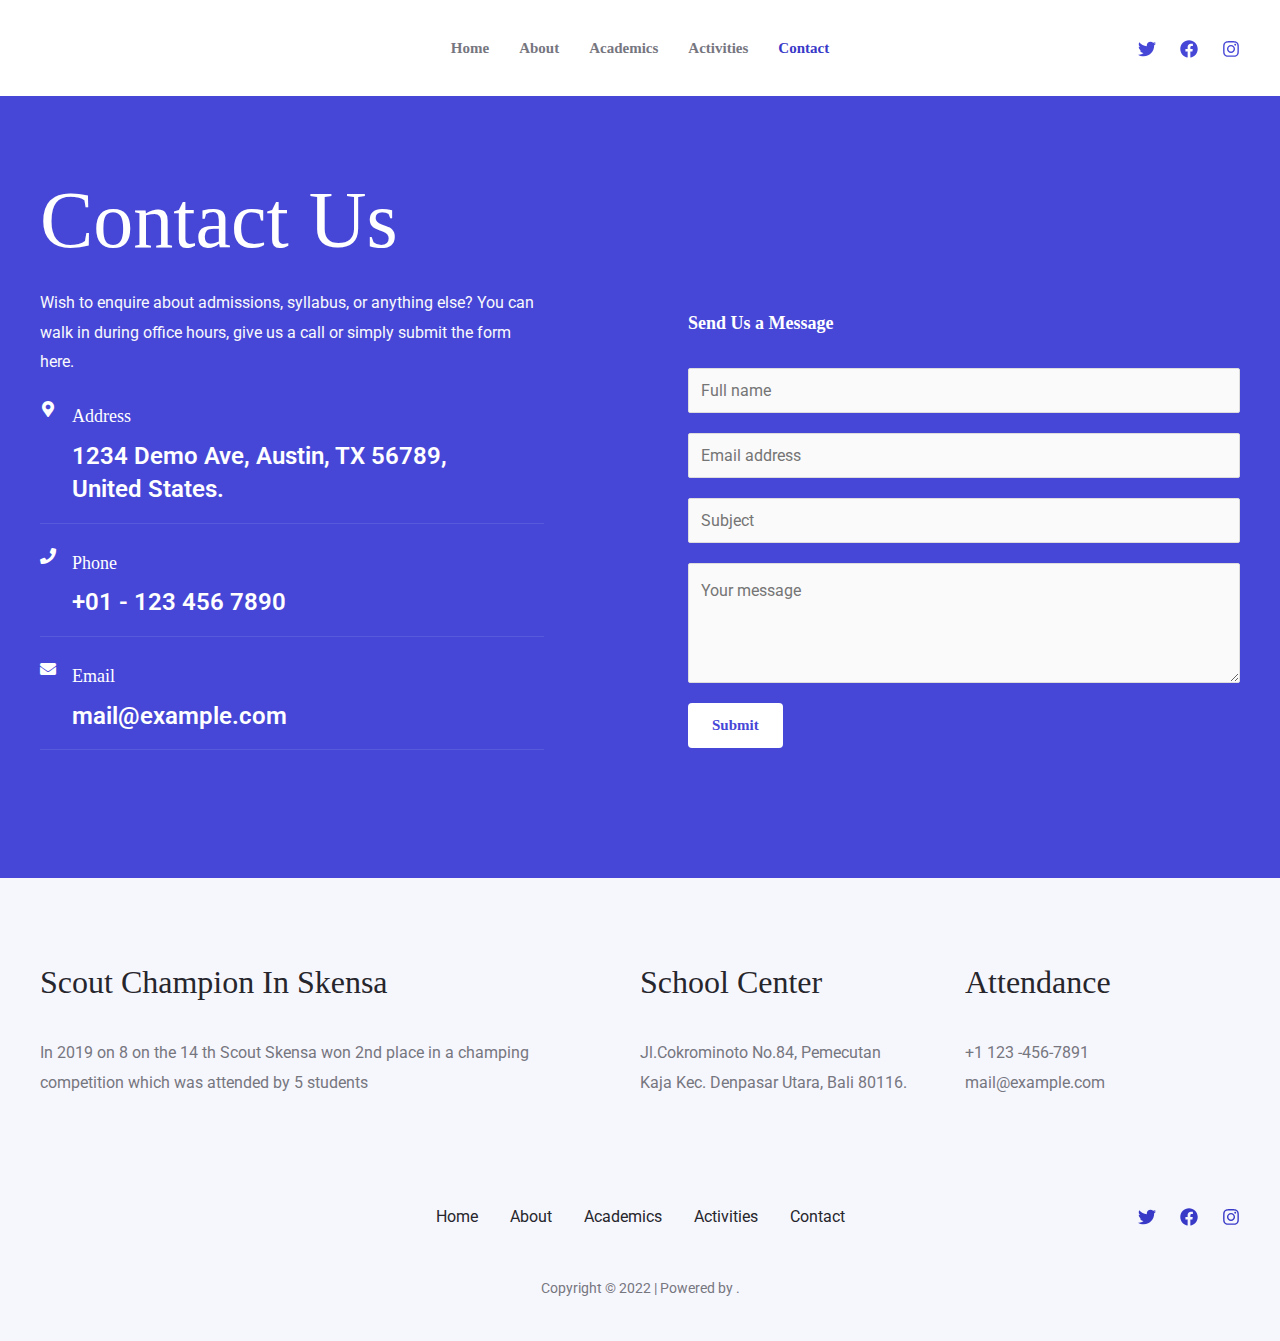
<file: index.php/contact/index.html>
<!DOCTYPE html>
<html lang="en-US">
<head>
<meta charset="UTF-8">
<meta name="viewport" content="width=device-width, initial-scale=1">
<link rel="profile" href="https://gmpg.org/xfn/11">

<title>Contact</title>
<meta name="robots" content="noindex, nofollow">
<link rel="dns-prefetch" href="//fonts.googleapis.com">
<link rel="alternate" type="application/rss+xml" title=" &raquo; Feed" href="https://jodysalya.github.io/mywebscout/index.php/feed/">
<link rel="alternate" type="application/rss+xml" title=" &raquo; Comments Feed" href="https://jodysalya.github.io/mywebscout/index.php/comments/feed/">
<script>
window._wpemojiSettings = {"baseUrl":"https:\/\/s.w.org\/images\/core\/emoji\/14.0.0\/72x72\/","ext":".png","svgUrl":"https:\/\/s.w.org\/images\/core\/emoji\/14.0.0\/svg\/","svgExt":".svg","source":{"concatemoji":"https:\/\/jodysalya.github.io\/mywebscout\/wp-includes\/js\/wp-emoji-release.min.js?ver=6.1.1"}};
/*! This file is auto-generated */
!function(e,a,t){var n,r,o,i=a.createElement("canvas"),p=i.getContext&&i.getContext("2d");function s(e,t){var a=String.fromCharCode,e=(p.clearRect(0,0,i.width,i.height),p.fillText(a.apply(this,e),0,0),i.toDataURL());return p.clearRect(0,0,i.width,i.height),p.fillText(a.apply(this,t),0,0),e===i.toDataURL()}function c(e){var t=a.createElement("script");t.src=e,t.defer=t.type="text/javascript",a.getElementsByTagName("head")[0].appendChild(t)}for(o=Array("flag","emoji"),t.supports={everything:!0,everythingExceptFlag:!0},r=0;r<o.length;r++)t.supports[o[r]]=function(e){if(p&&p.fillText)switch(p.textBaseline="top",p.font="600 32px Arial",e){case"flag":return s([127987,65039,8205,9895,65039],[127987,65039,8203,9895,65039])?!1:!s([55356,56826,55356,56819],[55356,56826,8203,55356,56819])&&!s([55356,57332,56128,56423,56128,56418,56128,56421,56128,56430,56128,56423,56128,56447],[55356,57332,8203,56128,56423,8203,56128,56418,8203,56128,56421,8203,56128,56430,8203,56128,56423,8203,56128,56447]);case"emoji":return!s([129777,127995,8205,129778,127999],[129777,127995,8203,129778,127999])}return!1}(o[r]),t.supports.everything=t.supports.everything&&t.supports[o[r]],"flag"!==o[r]&&(t.supports.everythingExceptFlag=t.supports.everythingExceptFlag&&t.supports[o[r]]);t.supports.everythingExceptFlag=t.supports.everythingExceptFlag&&!t.supports.flag,t.DOMReady=!1,t.readyCallback=function(){t.DOMReady=!0},t.supports.everything||(n=function(){t.readyCallback()},a.addEventListener?(a.addEventListener("DOMContentLoaded",n,!1),e.addEventListener("load",n,!1)):(e.attachEvent("onload",n),a.attachEvent("onreadystatechange",function(){"complete"===a.readyState&&t.readyCallback()})),(e=t.source||{}).concatemoji?c(e.concatemoji):e.wpemoji&&e.twemoji&&(c(e.twemoji),c(e.wpemoji)))}(window,document,window._wpemojiSettings);
</script>
<style>img.wp-smiley,
img.emoji {
	display: inline !important;
	border: none !important;
	box-shadow: none !important;
	height: 1em !important;
	width: 1em !important;
	margin: 0 0.07em !important;
	vertical-align: -0.1em !important;
	background: none !important;
	padding: 0 !important;
}</style>
	<link rel="stylesheet" id="astra-theme-css-css" href="https://jodysalya.github.io/mywebscout/wp-content/themes/astra/assets/css/minified/main.min.css?ver=3.9.4" media="all">
<style id="astra-theme-css-inline-css">.ast-no-sidebar .entry-content .alignfull {margin-left: calc( -50vw + 50%);margin-right: calc( -50vw + 50%);max-width: 100vw;width: 100vw;}.ast-no-sidebar .entry-content .alignwide {margin-left: calc(-41vw + 50%);margin-right: calc(-41vw + 50%);max-width: unset;width: unset;}.ast-no-sidebar .entry-content .alignfull .alignfull,.ast-no-sidebar .entry-content .alignfull .alignwide,.ast-no-sidebar .entry-content .alignwide .alignfull,.ast-no-sidebar .entry-content .alignwide .alignwide,.ast-no-sidebar .entry-content .wp-block-column .alignfull,.ast-no-sidebar .entry-content .wp-block-column .alignwide{width: 100%;margin-left: auto;margin-right: auto;}.wp-block-gallery,.blocks-gallery-grid {margin: 0;}.wp-block-separator {max-width: 100px;}.wp-block-separator.is-style-wide,.wp-block-separator.is-style-dots {max-width: none;}.entry-content .has-2-columns .wp-block-column:first-child {padding-right: 10px;}.entry-content .has-2-columns .wp-block-column:last-child {padding-left: 10px;}@media (max-width: 782px) {.entry-content .wp-block-columns .wp-block-column {flex-basis: 100%;}.entry-content .has-2-columns .wp-block-column:first-child {padding-right: 0;}.entry-content .has-2-columns .wp-block-column:last-child {padding-left: 0;}}body .entry-content .wp-block-latest-posts {margin-left: 0;}body .entry-content .wp-block-latest-posts li {list-style: none;}.ast-no-sidebar .ast-container .entry-content .wp-block-latest-posts {margin-left: 0;}.ast-header-break-point .entry-content .alignwide {margin-left: auto;margin-right: auto;}.entry-content .blocks-gallery-item img {margin-bottom: auto;}.wp-block-pullquote {border-top: 4px solid #555d66;border-bottom: 4px solid #555d66;color: #40464d;}:root{--ast-container-default-xlg-padding:6.67em;--ast-container-default-lg-padding:5.67em;--ast-container-default-slg-padding:4.34em;--ast-container-default-md-padding:3.34em;--ast-container-default-sm-padding:6.67em;--ast-container-default-xs-padding:2.4em;--ast-container-default-xxs-padding:1.4em;}html{font-size:100%;}a,.page-title{color:var(--ast-global-color-2);}a:hover,a:focus{color:var(--ast-global-color-1);}body,button,input,select,textarea,.ast-button,.ast-custom-button{font-family:'Roboto',sans-serif;font-weight:400;font-size:16px;font-size:1rem;}blockquote{color:var(--ast-global-color-3);}p,.entry-content p{margin-bottom:1em;}h1,.entry-content h1,h2,.entry-content h2,h3,.entry-content h3,h4,.entry-content h4,h5,.entry-content h5,h6,.entry-content h6,.site-title,.site-title a{font-family:Georgia,Times,serif;font-weight:400;}.site-title{font-size:35px;font-size:2.1875rem;display:none;}header .custom-logo-link img{max-width:126px;}.astra-logo-svg{width:126px;}.ast-archive-description .ast-archive-title{font-size:40px;font-size:2.5rem;}.site-header .site-description{font-size:15px;font-size:0.9375rem;display:none;}.entry-title{font-size:30px;font-size:1.875rem;}h1,.entry-content h1{font-size:80px;font-size:5rem;font-family:Georgia,Times,serif;line-height:1.1;}h2,.entry-content h2{font-size:56px;font-size:3.5rem;font-family:Georgia,Times,serif;line-height:1.2;}h3,.entry-content h3{font-size:40px;font-size:2.5rem;font-family:Georgia,Times,serif;line-height:1.2;}h4,.entry-content h4{font-size:32px;font-size:2rem;font-family:Georgia,Times,serif;}h5,.entry-content h5{font-size:24px;font-size:1.5rem;font-family:Georgia,Times,serif;}h6,.entry-content h6{font-size:18px;font-size:1.125rem;font-family:Georgia,Times,serif;}.ast-single-post .entry-title,.page-title{font-size:30px;font-size:1.875rem;}::selection{background-color:var(--ast-global-color-0);color:#ffffff;}body,h1,.entry-title a,.entry-content h1,h2,.entry-content h2,h3,.entry-content h3,h4,.entry-content h4,h5,.entry-content h5,h6,.entry-content h6{color:var(--ast-global-color-3);}.tagcloud a:hover,.tagcloud a:focus,.tagcloud a.current-item{color:#ffffff;border-color:var(--ast-global-color-2);background-color:var(--ast-global-color-2);}input:focus,input[type="text"]:focus,input[type="email"]:focus,input[type="url"]:focus,input[type="password"]:focus,input[type="reset"]:focus,input[type="search"]:focus,textarea:focus{border-color:var(--ast-global-color-2);}input[type="radio"]:checked,input[type=reset],input[type="checkbox"]:checked,input[type="checkbox"]:hover:checked,input[type="checkbox"]:focus:checked,input[type=range]::-webkit-slider-thumb{border-color:var(--ast-global-color-2);background-color:var(--ast-global-color-2);box-shadow:none;}.site-footer a:hover + .post-count,.site-footer a:focus + .post-count{background:var(--ast-global-color-2);border-color:var(--ast-global-color-2);}.single .nav-links .nav-previous,.single .nav-links .nav-next{color:var(--ast-global-color-2);}.entry-meta,.entry-meta *{line-height:1.45;color:var(--ast-global-color-2);}.entry-meta a:hover,.entry-meta a:hover *,.entry-meta a:focus,.entry-meta a:focus *,.page-links > .page-link,.page-links .page-link:hover,.post-navigation a:hover{color:var(--ast-global-color-1);}#cat option,.secondary .calendar_wrap thead a,.secondary .calendar_wrap thead a:visited{color:var(--ast-global-color-2);}.secondary .calendar_wrap #today,.ast-progress-val span{background:var(--ast-global-color-2);}.secondary a:hover + .post-count,.secondary a:focus + .post-count{background:var(--ast-global-color-2);border-color:var(--ast-global-color-2);}.calendar_wrap #today > a{color:#ffffff;}.page-links .page-link,.single .post-navigation a{color:var(--ast-global-color-2);}.widget-title{font-size:22px;font-size:1.375rem;color:var(--ast-global-color-3);}.ast-logo-title-inline .site-logo-img{padding-right:1em;}.ast-page-builder-template .hentry {margin: 0;}.ast-page-builder-template .site-content > .ast-container {max-width: 100%;padding: 0;}.ast-page-builder-template .site-content #primary {padding: 0;margin: 0;}.ast-page-builder-template .no-results {text-align: center;margin: 4em auto;}.ast-page-builder-template .ast-pagination {padding: 2em;}.ast-page-builder-template .entry-header.ast-no-title.ast-no-thumbnail {margin-top: 0;}.ast-page-builder-template .entry-header.ast-header-without-markup {margin-top: 0;margin-bottom: 0;}.ast-page-builder-template .entry-header.ast-no-title.ast-no-meta {margin-bottom: 0;}.ast-page-builder-template.single .post-navigation {padding-bottom: 2em;}.ast-page-builder-template.single-post .site-content > .ast-container {max-width: 100%;}.ast-page-builder-template .entry-header {margin-top: 4em;margin-left: auto;margin-right: auto;padding-left: 20px;padding-right: 20px;}.single.ast-page-builder-template .entry-header {padding-left: 20px;padding-right: 20px;}.ast-page-builder-template .ast-archive-description {margin: 4em auto 0;padding-left: 20px;padding-right: 20px;}.ast-page-builder-template.ast-no-sidebar .entry-content .alignwide {margin-left: 0;margin-right: 0;}@media (max-width:921px){#ast-desktop-header{display:none;}}@media (min-width:921px){#ast-mobile-header{display:none;}}.wp-block-buttons.aligncenter{justify-content:center;}@media (max-width:921px){.ast-theme-transparent-header #primary,.ast-theme-transparent-header #secondary{padding:0;}}@media (max-width:921px){.ast-plain-container.ast-no-sidebar #primary{padding:0;}}.ast-plain-container.ast-no-sidebar #primary{margin-top:0;margin-bottom:0;}@media (min-width:1200px){.wp-block-group .has-background{padding:20px;}}@media (min-width:1200px){.ast-no-sidebar.ast-separate-container .entry-content .wp-block-group.alignwide,.ast-no-sidebar.ast-separate-container .entry-content .wp-block-cover.alignwide{margin-left:-20px;margin-right:-20px;padding-left:20px;padding-right:20px;}.ast-no-sidebar.ast-separate-container .entry-content .wp-block-cover.alignfull,.ast-no-sidebar.ast-separate-container .entry-content .wp-block-group.alignfull{margin-left:-6.67em;margin-right:-6.67em;padding-left:6.67em;padding-right:6.67em;}}@media (min-width:1200px){.wp-block-cover-image.alignwide .wp-block-cover__inner-container,.wp-block-cover.alignwide .wp-block-cover__inner-container,.wp-block-cover-image.alignfull .wp-block-cover__inner-container,.wp-block-cover.alignfull .wp-block-cover__inner-container{width:100%;}}.wp-block-columns{margin-bottom:unset;}.wp-block-image.size-full{margin:2rem 0;}.wp-block-separator.has-background{padding:0;}.wp-block-gallery{margin-bottom:1.6em;}.wp-block-group{padding-top:4em;padding-bottom:4em;}.wp-block-group__inner-container .wp-block-columns:last-child,.wp-block-group__inner-container :last-child,.wp-block-table table{margin-bottom:0;}.blocks-gallery-grid{width:100%;}.wp-block-navigation-link__content{padding:5px 0;}.wp-block-group .wp-block-group .has-text-align-center,.wp-block-group .wp-block-column .has-text-align-center{max-width:100%;}.has-text-align-center{margin:0 auto;}@media (min-width:1200px){.wp-block-cover__inner-container,.alignwide .wp-block-group__inner-container,.alignfull .wp-block-group__inner-container{max-width:1200px;margin:0 auto;}.wp-block-group.alignnone,.wp-block-group.aligncenter,.wp-block-group.alignleft,.wp-block-group.alignright,.wp-block-group.alignwide,.wp-block-columns.alignwide{margin:2rem 0 1rem 0;}}@media (max-width:1200px){.wp-block-group{padding:3em;}.wp-block-group .wp-block-group{padding:1.5em;}.wp-block-columns,.wp-block-column{margin:1rem 0;}}@media (min-width:921px){.wp-block-columns .wp-block-group{padding:2em;}}@media (max-width:544px){.wp-block-cover-image .wp-block-cover__inner-container,.wp-block-cover .wp-block-cover__inner-container{width:unset;}.wp-block-cover,.wp-block-cover-image{padding:2em 0;}.wp-block-group,.wp-block-cover{padding:2em;}.wp-block-media-text__media img,.wp-block-media-text__media video{width:unset;max-width:100%;}.wp-block-media-text.has-background .wp-block-media-text__content{padding:1em;}}.wp-block-image.aligncenter{margin-left:auto;margin-right:auto;}.wp-block-table.aligncenter{margin-left:auto;margin-right:auto;}@media (min-width:544px){.entry-content .wp-block-media-text.has-media-on-the-right .wp-block-media-text__content{padding:0 8% 0 0;}.entry-content .wp-block-media-text .wp-block-media-text__content{padding:0 0 0 8%;}.ast-plain-container .site-content .entry-content .has-custom-content-position.is-position-bottom-left > *,.ast-plain-container .site-content .entry-content .has-custom-content-position.is-position-bottom-right > *,.ast-plain-container .site-content .entry-content .has-custom-content-position.is-position-top-left > *,.ast-plain-container .site-content .entry-content .has-custom-content-position.is-position-top-right > *,.ast-plain-container .site-content .entry-content .has-custom-content-position.is-position-center-right > *,.ast-plain-container .site-content .entry-content .has-custom-content-position.is-position-center-left > *{margin:0;}}@media (max-width:544px){.entry-content .wp-block-media-text .wp-block-media-text__content{padding:8% 0;}.wp-block-media-text .wp-block-media-text__media img{width:auto;max-width:100%;}}.wp-block-button.is-style-outline .wp-block-button__link{border-color:#ffffff;border-top-width:2px;border-right-width:2px;border-bottom-width:2px;border-left-width:2px;}.wp-block-button.is-style-outline > .wp-block-button__link:not(.has-text-color),.wp-block-button.wp-block-button__link.is-style-outline:not(.has-text-color){color:#ffffff;}.wp-block-button.is-style-outline .wp-block-button__link:hover,.wp-block-button.is-style-outline .wp-block-button__link:focus{color:var(--ast-global-color-1) !important;background-color:rgba(255,255,255,0.8);border-color:rgba(255,255,255,0.8);}.post-page-numbers.current .page-link,.ast-pagination .page-numbers.current{color:#ffffff;border-color:var(--ast-global-color-0);background-color:var(--ast-global-color-0);border-radius:2px;}@media (max-width:921px){.wp-block-button.is-style-outline .wp-block-button__link{padding-top:calc(15px - 2px);padding-right:calc(30px - 2px);padding-bottom:calc(15px - 2px);padding-left:calc(30px - 2px);}}@media (max-width:544px){.wp-block-button.is-style-outline .wp-block-button__link{padding-top:calc(15px - 2px);padding-right:calc(30px - 2px);padding-bottom:calc(15px - 2px);padding-left:calc(30px - 2px);}}@media (min-width:544px){.entry-content > .alignleft{margin-right:20px;}.entry-content > .alignright{margin-left:20px;}.wp-block-group.has-background{padding:20px;}}@media (max-width:921px){.ast-separate-container #primary,.ast-separate-container #secondary{padding:1.5em 0;}#primary,#secondary{padding:1.5em 0;margin:0;}.ast-left-sidebar #content > .ast-container{display:flex;flex-direction:column-reverse;width:100%;}.ast-separate-container .ast-article-post,.ast-separate-container .ast-article-single{padding:1.5em 2.14em;}.ast-author-box img.avatar{margin:20px 0 0 0;}}@media (min-width:922px){.ast-separate-container.ast-right-sidebar #primary,.ast-separate-container.ast-left-sidebar #primary{border:0;}.search-no-results.ast-separate-container #primary{margin-bottom:4em;}}.elementor-button-wrapper .elementor-button{border-style:solid;text-decoration:none;border-top-width:0;border-right-width:0;border-left-width:0;border-bottom-width:0;}body .elementor-button.elementor-size-sm,body .elementor-button.elementor-size-xs,body .elementor-button.elementor-size-md,body .elementor-button.elementor-size-lg,body .elementor-button.elementor-size-xl,body .elementor-button{border-radius:4px;padding-top:15px;padding-right:24px;padding-bottom:15px;padding-left:24px;}@media (max-width:921px){.elementor-button-wrapper .elementor-button.elementor-size-sm,.elementor-button-wrapper .elementor-button.elementor-size-xs,.elementor-button-wrapper .elementor-button.elementor-size-md,.elementor-button-wrapper .elementor-button.elementor-size-lg,.elementor-button-wrapper .elementor-button.elementor-size-xl,.elementor-button-wrapper .elementor-button{padding-top:14px;padding-right:24px;padding-bottom:14px;padding-left:24px;}}@media (max-width:544px){.elementor-button-wrapper .elementor-button.elementor-size-sm,.elementor-button-wrapper .elementor-button.elementor-size-xs,.elementor-button-wrapper .elementor-button.elementor-size-md,.elementor-button-wrapper .elementor-button.elementor-size-lg,.elementor-button-wrapper .elementor-button.elementor-size-xl,.elementor-button-wrapper .elementor-button{padding-top:12px;padding-right:22px;padding-bottom:12px;padding-left:22px;}}.elementor-button-wrapper .elementor-button{border-color:#ffffff;background-color:#ffffff;}.elementor-button-wrapper .elementor-button:hover,.elementor-button-wrapper .elementor-button:focus{color:var(--ast-global-color-1);background-color:rgba(255,255,255,0.8);border-color:rgba(255,255,255,0.8);}.wp-block-button .wp-block-button__link ,.elementor-button-wrapper .elementor-button,.elementor-button-wrapper .elementor-button:visited{color:var(--ast-global-color-0);}.elementor-button-wrapper .elementor-button{font-family:Georgia,Times,serif;font-weight:700;line-height:1;}body .elementor-button.elementor-size-sm,body .elementor-button.elementor-size-xs,body .elementor-button.elementor-size-md,body .elementor-button.elementor-size-lg,body .elementor-button.elementor-size-xl,body .elementor-button{font-size:15px;font-size:0.9375rem;}.wp-block-button .wp-block-button__link:hover,.wp-block-button .wp-block-button__link:focus{color:var(--ast-global-color-1);background-color:rgba(255,255,255,0.8);border-color:rgba(255,255,255,0.8);}.elementor-widget-heading h1.elementor-heading-title{line-height:1.1;}.elementor-widget-heading h2.elementor-heading-title{line-height:1.2;}.elementor-widget-heading h3.elementor-heading-title{line-height:1.2;}.wp-block-button .wp-block-button__link{border:none;background-color:#ffffff;color:var(--ast-global-color-0);font-family:Georgia,Times,serif;font-weight:700;line-height:1;font-size:15px;font-size:0.9375rem;border-radius:4px;padding:15px 30px;}.wp-block-button.is-style-outline .wp-block-button__link{border-style:solid;border-top-width:2px;border-right-width:2px;border-left-width:2px;border-bottom-width:2px;border-color:#ffffff;padding-top:calc(15px - 2px);padding-right:calc(30px - 2px);padding-bottom:calc(15px - 2px);padding-left:calc(30px - 2px);}@media (max-width:921px){.wp-block-button .wp-block-button__link{font-size:14px;font-size:0.875rem;border:none;padding:15px 30px;}.wp-block-button.is-style-outline .wp-block-button__link{padding-top:calc(15px - 2px);padding-right:calc(30px - 2px);padding-bottom:calc(15px - 2px);padding-left:calc(30px - 2px);}}@media (max-width:544px){.wp-block-button .wp-block-button__link{font-size:13px;font-size:0.8125rem;border:none;padding:15px 30px;}.wp-block-button.is-style-outline .wp-block-button__link{padding-top:calc(15px - 2px);padding-right:calc(30px - 2px);padding-bottom:calc(15px - 2px);padding-left:calc(30px - 2px);}}.menu-toggle,button,.ast-button,.ast-custom-button,.button,input#submit,input[type="button"],input[type="submit"],input[type="reset"]{border-style:solid;border-top-width:0;border-right-width:0;border-left-width:0;border-bottom-width:0;color:var(--ast-global-color-0);border-color:#ffffff;background-color:#ffffff;border-radius:4px;padding-top:15px;padding-right:24px;padding-bottom:15px;padding-left:24px;font-family:Georgia,Times,serif;font-weight:700;font-size:15px;font-size:0.9375rem;line-height:1;}button:focus,.menu-toggle:hover,button:hover,.ast-button:hover,.ast-custom-button:hover .button:hover,.ast-custom-button:hover ,input[type=reset]:hover,input[type=reset]:focus,input#submit:hover,input#submit:focus,input[type="button"]:hover,input[type="button"]:focus,input[type="submit"]:hover,input[type="submit"]:focus{color:var(--ast-global-color-1);background-color:rgba(255,255,255,0.8);border-color:rgba(255,255,255,0.8);}@media (min-width:544px){.ast-container{max-width:100%;}}@media (max-width:544px){.ast-separate-container .ast-article-post,.ast-separate-container .ast-article-single,.ast-separate-container .comments-title,.ast-separate-container .ast-archive-description{padding:1.5em 1em;}.ast-separate-container #content .ast-container{padding-left:0.54em;padding-right:0.54em;}.ast-separate-container .ast-comment-list li.depth-1{padding:1.5em 1em;margin-bottom:1.5em;}.ast-separate-container .ast-comment-list .bypostauthor{padding:.5em;}.ast-search-menu-icon.ast-dropdown-active .search-field{width:170px;}.menu-toggle,button,.ast-button,.button,input#submit,input[type="button"],input[type="submit"],input[type="reset"]{padding-top:12px;padding-right:22px;padding-bottom:12px;padding-left:22px;font-size:13px;font-size:0.8125rem;}}@media (max-width:921px){.menu-toggle,button,.ast-button,.button,input#submit,input[type="button"],input[type="submit"],input[type="reset"]{padding-top:14px;padding-right:24px;padding-bottom:14px;padding-left:24px;font-size:14px;font-size:0.875rem;}.ast-mobile-header-stack .main-header-bar .ast-search-menu-icon{display:inline-block;}.ast-header-break-point.ast-header-custom-item-outside .ast-mobile-header-stack .main-header-bar .ast-search-icon{margin:0;}.ast-comment-avatar-wrap img{max-width:2.5em;}.ast-separate-container .ast-comment-list li.depth-1{padding:1.5em 2.14em;}.ast-separate-container .comment-respond{padding:2em 2.14em;}.ast-comment-meta{padding:0 1.8888em 1.3333em;}}body,.ast-separate-container{background-color:var(--ast-global-color-4);;background-image:none;;}.ast-no-sidebar.ast-separate-container .entry-content .alignfull {margin-left: -6.67em;margin-right: -6.67em;width: auto;}@media (max-width: 1200px) {.ast-no-sidebar.ast-separate-container .entry-content .alignfull {margin-left: -2.4em;margin-right: -2.4em;}}@media (max-width: 768px) {.ast-no-sidebar.ast-separate-container .entry-content .alignfull {margin-left: -2.14em;margin-right: -2.14em;}}@media (max-width: 544px) {.ast-no-sidebar.ast-separate-container .entry-content .alignfull {margin-left: -1em;margin-right: -1em;}}.ast-no-sidebar.ast-separate-container .entry-content .alignwide {margin-left: -20px;margin-right: -20px;}.ast-no-sidebar.ast-separate-container .entry-content .wp-block-column .alignfull,.ast-no-sidebar.ast-separate-container .entry-content .wp-block-column .alignwide {margin-left: auto;margin-right: auto;width: 100%;}@media (max-width:921px){.widget-title{font-size:22px;font-size:1.375rem;}body,button,input,select,textarea,.ast-button,.ast-custom-button{font-size:16px;font-size:1rem;}#secondary,#secondary button,#secondary input,#secondary select,#secondary textarea{font-size:16px;font-size:1rem;}.site-title{display:none;}.ast-archive-description .ast-archive-title{font-size:40px;}.site-header .site-description{display:none;}.entry-title{font-size:30px;}h1,.entry-content h1{font-size:56px;}h2,.entry-content h2{font-size:40px;}h3,.entry-content h3{font-size:32px;}h4,.entry-content h4{font-size:24px;font-size:1.5rem;}h5,.entry-content h5{font-size:20px;font-size:1.25rem;}h6,.entry-content h6{font-size:17px;font-size:1.0625rem;}.ast-single-post .entry-title,.page-title{font-size:30px;}.astra-logo-svg{width:120px;}header .custom-logo-link img,.ast-header-break-point .site-logo-img .custom-mobile-logo-link img{max-width:120px;}}@media (max-width:544px){.widget-title{font-size:21px;font-size:1.4rem;}body,button,input,select,textarea,.ast-button,.ast-custom-button{font-size:15px;font-size:0.9375rem;}#secondary,#secondary button,#secondary input,#secondary select,#secondary textarea{font-size:15px;font-size:0.9375rem;}.site-title{display:none;}.ast-archive-description .ast-archive-title{font-size:40px;}.site-header .site-description{display:none;}.entry-title{font-size:30px;}h1,.entry-content h1{font-size:36px;}h2,.entry-content h2{font-size:32px;}h3,.entry-content h3{font-size:24px;}h4,.entry-content h4{font-size:20px;font-size:1.25rem;}h5,.entry-content h5{font-size:18px;font-size:1.125rem;}h6,.entry-content h6{font-size:16px;font-size:1rem;}.ast-single-post .entry-title,.page-title{font-size:30px;}header .custom-logo-link img,.ast-header-break-point .site-branding img,.ast-header-break-point .custom-logo-link img{max-width:112px;}.astra-logo-svg{width:112px;}.ast-header-break-point .site-logo-img .custom-mobile-logo-link img{max-width:112px;}}@media (max-width:544px){html{font-size:100%;}}@media (min-width:922px){.ast-container{max-width:1240px;}}@media (min-width:922px){.site-content .ast-container{display:flex;}}@media (max-width:921px){.site-content .ast-container{flex-direction:column;}}@media (min-width:922px){.main-header-menu .sub-menu .menu-item.ast-left-align-sub-menu:hover > .sub-menu,.main-header-menu .sub-menu .menu-item.ast-left-align-sub-menu.focus > .sub-menu{margin-left:-0px;}}blockquote {padding: 1.2em;}:root .has-ast-global-color-0-color{color:var(--ast-global-color-0);}:root .has-ast-global-color-0-background-color{background-color:var(--ast-global-color-0);}:root .wp-block-button .has-ast-global-color-0-color{color:var(--ast-global-color-0);}:root .wp-block-button .has-ast-global-color-0-background-color{background-color:var(--ast-global-color-0);}:root .has-ast-global-color-1-color{color:var(--ast-global-color-1);}:root .has-ast-global-color-1-background-color{background-color:var(--ast-global-color-1);}:root .wp-block-button .has-ast-global-color-1-color{color:var(--ast-global-color-1);}:root .wp-block-button .has-ast-global-color-1-background-color{background-color:var(--ast-global-color-1);}:root .has-ast-global-color-2-color{color:var(--ast-global-color-2);}:root .has-ast-global-color-2-background-color{background-color:var(--ast-global-color-2);}:root .wp-block-button .has-ast-global-color-2-color{color:var(--ast-global-color-2);}:root .wp-block-button .has-ast-global-color-2-background-color{background-color:var(--ast-global-color-2);}:root .has-ast-global-color-3-color{color:var(--ast-global-color-3);}:root .has-ast-global-color-3-background-color{background-color:var(--ast-global-color-3);}:root .wp-block-button .has-ast-global-color-3-color{color:var(--ast-global-color-3);}:root .wp-block-button .has-ast-global-color-3-background-color{background-color:var(--ast-global-color-3);}:root .has-ast-global-color-4-color{color:var(--ast-global-color-4);}:root .has-ast-global-color-4-background-color{background-color:var(--ast-global-color-4);}:root .wp-block-button .has-ast-global-color-4-color{color:var(--ast-global-color-4);}:root .wp-block-button .has-ast-global-color-4-background-color{background-color:var(--ast-global-color-4);}:root .has-ast-global-color-5-color{color:var(--ast-global-color-5);}:root .has-ast-global-color-5-background-color{background-color:var(--ast-global-color-5);}:root .wp-block-button .has-ast-global-color-5-color{color:var(--ast-global-color-5);}:root .wp-block-button .has-ast-global-color-5-background-color{background-color:var(--ast-global-color-5);}:root .has-ast-global-color-6-color{color:var(--ast-global-color-6);}:root .has-ast-global-color-6-background-color{background-color:var(--ast-global-color-6);}:root .wp-block-button .has-ast-global-color-6-color{color:var(--ast-global-color-6);}:root .wp-block-button .has-ast-global-color-6-background-color{background-color:var(--ast-global-color-6);}:root .has-ast-global-color-7-color{color:var(--ast-global-color-7);}:root .has-ast-global-color-7-background-color{background-color:var(--ast-global-color-7);}:root .wp-block-button .has-ast-global-color-7-color{color:var(--ast-global-color-7);}:root .wp-block-button .has-ast-global-color-7-background-color{background-color:var(--ast-global-color-7);}:root .has-ast-global-color-8-color{color:var(--ast-global-color-8);}:root .has-ast-global-color-8-background-color{background-color:var(--ast-global-color-8);}:root .wp-block-button .has-ast-global-color-8-color{color:var(--ast-global-color-8);}:root .wp-block-button .has-ast-global-color-8-background-color{background-color:var(--ast-global-color-8);}:root{--ast-global-color-0:#4747d7;--ast-global-color-1:#3939c8;--ast-global-color-2:#26262c;--ast-global-color-3:#76767f;--ast-global-color-4:#f6f7fd;--ast-global-color-5:#ffffff;--ast-global-color-6:#243673;--ast-global-color-7:#FBFCFF;--ast-global-color-8:#BFD1FF;}:root {--ast-border-color : #dddddd;}.ast-breadcrumbs .trail-browse,.ast-breadcrumbs .trail-items,.ast-breadcrumbs .trail-items li{display:inline-block;margin:0;padding:0;border:none;background:inherit;text-indent:0;}.ast-breadcrumbs .trail-browse{font-size:inherit;font-style:inherit;font-weight:inherit;color:inherit;}.ast-breadcrumbs .trail-items{list-style:none;}.trail-items li::after{padding:0 0.3em;content:"\00bb";}.trail-items li:last-of-type::after{display:none;}h1,.entry-content h1,h2,.entry-content h2,h3,.entry-content h3,h4,.entry-content h4,h5,.entry-content h5,h6,.entry-content h6{color:var(--ast-global-color-2);}@media (max-width:921px){.ast-builder-grid-row-container.ast-builder-grid-row-tablet-3-firstrow .ast-builder-grid-row > *:first-child,.ast-builder-grid-row-container.ast-builder-grid-row-tablet-3-lastrow .ast-builder-grid-row > *:last-child{grid-column:1 / -1;}}@media (max-width:544px){.ast-builder-grid-row-container.ast-builder-grid-row-mobile-3-firstrow .ast-builder-grid-row > *:first-child,.ast-builder-grid-row-container.ast-builder-grid-row-mobile-3-lastrow .ast-builder-grid-row > *:last-child{grid-column:1 / -1;}}.ast-builder-layout-element[data-section="title_tagline"]{display:flex;}@media (max-width:921px){.ast-header-break-point .ast-builder-layout-element[data-section="title_tagline"]{display:flex;}}@media (max-width:544px){.ast-header-break-point .ast-builder-layout-element[data-section="title_tagline"]{display:flex;}}.ast-builder-menu-1{font-family:Georgia,Times,serif;font-weight:700;}.ast-builder-menu-1 .menu-item > .menu-link{font-size:15px;font-size:0.9375rem;color:var(--ast-global-color-3);}.ast-builder-menu-1 .menu-item > .ast-menu-toggle{color:var(--ast-global-color-3);}.ast-builder-menu-1 .menu-item:hover > .menu-link,.ast-builder-menu-1 .inline-on-mobile .menu-item:hover > .ast-menu-toggle{color:var(--ast-global-color-1);}.ast-builder-menu-1 .menu-item:hover > .ast-menu-toggle{color:var(--ast-global-color-1);}.ast-builder-menu-1 .menu-item.current-menu-item > .menu-link,.ast-builder-menu-1 .inline-on-mobile .menu-item.current-menu-item > .ast-menu-toggle,.ast-builder-menu-1 .current-menu-ancestor > .menu-link{color:var(--ast-global-color-1);}.ast-builder-menu-1 .menu-item.current-menu-item > .ast-menu-toggle{color:var(--ast-global-color-1);}.ast-builder-menu-1 .sub-menu,.ast-builder-menu-1 .inline-on-mobile .sub-menu{border-top-width:2px;border-bottom-width:0px;border-right-width:0px;border-left-width:0px;border-color:var(--ast-global-color-0);border-style:solid;width:1131px;border-radius:0px;}.ast-builder-menu-1 .main-header-menu > .menu-item > .sub-menu,.ast-builder-menu-1 .main-header-menu > .menu-item > .astra-full-megamenu-wrapper{margin-top:0px;}.ast-desktop .ast-builder-menu-1 .main-header-menu > .menu-item > .sub-menu:before,.ast-desktop .ast-builder-menu-1 .main-header-menu > .menu-item > .astra-full-megamenu-wrapper:before{height:calc( 0px + 5px );}.ast-desktop .ast-builder-menu-1 .menu-item .sub-menu .menu-link{border-style:none;}@media (max-width:921px){.ast-header-break-point .ast-builder-menu-1 .menu-item.menu-item-has-children > .ast-menu-toggle{top:0;}.ast-builder-menu-1 .menu-item-has-children > .menu-link:after{content:unset;}.ast-builder-menu-1 .main-header-menu > .menu-item > .sub-menu,.ast-builder-menu-1 .main-header-menu > .menu-item > .astra-full-megamenu-wrapper{margin-top:0;}}@media (max-width:544px){.ast-header-break-point .ast-builder-menu-1 .menu-item.menu-item-has-children > .ast-menu-toggle{top:0;}.ast-builder-menu-1 .main-header-menu > .menu-item > .sub-menu,.ast-builder-menu-1 .main-header-menu > .menu-item > .astra-full-megamenu-wrapper{margin-top:0;}}.ast-builder-menu-1{display:flex;}@media (max-width:921px){.ast-header-break-point .ast-builder-menu-1{display:flex;}}@media (max-width:544px){.ast-header-break-point .ast-builder-menu-1{display:flex;}}.ast-builder-social-element:hover {color: #0274be;}.ast-social-stack-desktop .ast-builder-social-element,.ast-social-stack-tablet .ast-builder-social-element,.ast-social-stack-mobile .ast-builder-social-element {margin-top: 6px;margin-bottom: 6px;}.ast-social-color-type-official .ast-builder-social-element,.ast-social-color-type-official .social-item-label {color: var(--color);background-color: var(--background-color);}.header-social-inner-wrap.ast-social-color-type-official .ast-builder-social-element svg,.footer-social-inner-wrap.ast-social-color-type-official .ast-builder-social-element svg {fill: currentColor;}.social-show-label-true .ast-builder-social-element {width: auto;padding: 0 0.4em;}[data-section^="section-fb-social-icons-"] .footer-social-inner-wrap {text-align: center;}.ast-footer-social-wrap {width: 100%;}.ast-footer-social-wrap .ast-builder-social-element:first-child {margin-left: 0;}.ast-footer-social-wrap .ast-builder-social-element:last-child {margin-right: 0;}.ast-header-social-wrap .ast-builder-social-element:first-child {margin-left: 0;}.ast-header-social-wrap .ast-builder-social-element:last-child {margin-right: 0;}.ast-builder-social-element {line-height: 1;color: #3a3a3a;background: transparent;vertical-align: middle;transition: all 0.01s;margin-left: 6px;margin-right: 6px;justify-content: center;align-items: center;}.ast-builder-social-element {line-height: 1;color: #3a3a3a;background: transparent;vertical-align: middle;transition: all 0.01s;margin-left: 6px;margin-right: 6px;justify-content: center;align-items: center;}.ast-builder-social-element .social-item-label {padding-left: 6px;}.ast-header-social-1-wrap .ast-builder-social-element{margin-left:12px;margin-right:12px;}.ast-header-social-1-wrap .ast-builder-social-element svg{width:18px;height:18px;}.ast-header-social-1-wrap .ast-social-color-type-custom svg{fill:var(--ast-global-color-0);}.ast-header-social-1-wrap .ast-social-color-type-custom .ast-builder-social-element:hover{color:var(--ast-global-color-2);}.ast-header-social-1-wrap .ast-social-color-type-custom .ast-builder-social-element:hover svg{fill:var(--ast-global-color-2);}.ast-header-social-1-wrap .ast-social-color-type-custom .social-item-label{color:var(--ast-global-color-0);}.ast-header-social-1-wrap .ast-builder-social-element:hover .social-item-label{color:var(--ast-global-color-2);}@media (max-width:921px){.ast-header-social-1-wrap .ast-builder-social-element{margin-left:15px;margin-right:15px;}.ast-header-social-1-wrap{margin-top:25px;margin-bottom:25px;margin-left:25px;margin-right:25px;}}.ast-builder-layout-element[data-section="section-hb-social-icons-1"]{display:flex;}@media (max-width:921px){.ast-header-break-point .ast-builder-layout-element[data-section="section-hb-social-icons-1"]{display:flex;}}@media (max-width:544px){.ast-header-break-point .ast-builder-layout-element[data-section="section-hb-social-icons-1"]{display:flex;}}.site-below-footer-wrap{padding-top:20px;padding-bottom:20px;}.site-below-footer-wrap[data-section="section-below-footer-builder"]{background-color:;;background-image:none;;min-height:40px;}.site-below-footer-wrap[data-section="section-below-footer-builder"] .ast-builder-grid-row{max-width:1200px;margin-left:auto;margin-right:auto;}.site-below-footer-wrap[data-section="section-below-footer-builder"] .ast-builder-grid-row,.site-below-footer-wrap[data-section="section-below-footer-builder"] .site-footer-section{align-items:flex-start;}.site-below-footer-wrap[data-section="section-below-footer-builder"].ast-footer-row-inline .site-footer-section{display:flex;margin-bottom:0;}.ast-builder-grid-row-full .ast-builder-grid-row{grid-template-columns:1fr;}@media (max-width:921px){.site-below-footer-wrap[data-section="section-below-footer-builder"].ast-footer-row-tablet-inline .site-footer-section{display:flex;margin-bottom:0;}.site-below-footer-wrap[data-section="section-below-footer-builder"].ast-footer-row-tablet-stack .site-footer-section{display:block;margin-bottom:10px;}.ast-builder-grid-row-container.ast-builder-grid-row-tablet-full .ast-builder-grid-row{grid-template-columns:1fr;}}@media (max-width:544px){.site-below-footer-wrap[data-section="section-below-footer-builder"].ast-footer-row-mobile-inline .site-footer-section{display:flex;margin-bottom:0;}.site-below-footer-wrap[data-section="section-below-footer-builder"].ast-footer-row-mobile-stack .site-footer-section{display:block;margin-bottom:10px;}.ast-builder-grid-row-container.ast-builder-grid-row-mobile-full .ast-builder-grid-row{grid-template-columns:1fr;}}.site-below-footer-wrap[data-section="section-below-footer-builder"]{padding-bottom:40px;}@media (max-width:544px){.site-below-footer-wrap[data-section="section-below-footer-builder"]{padding-top:24px;padding-bottom:24px;padding-left:24px;padding-right:24px;}}.site-below-footer-wrap[data-section="section-below-footer-builder"]{display:grid;}@media (max-width:921px){.ast-header-break-point .site-below-footer-wrap[data-section="section-below-footer-builder"]{display:grid;}}@media (max-width:544px){.ast-header-break-point .site-below-footer-wrap[data-section="section-below-footer-builder"]{display:grid;}}.ast-footer-copyright{text-align:center;}.ast-footer-copyright {color:var(--ast-global-color-3);}@media (max-width:921px){.ast-footer-copyright{text-align:center;}}@media (max-width:544px){.ast-footer-copyright{text-align:center;}}.ast-footer-copyright {font-size:14px;font-size:0.875rem;}.ast-footer-copyright.ast-builder-layout-element{display:flex;}@media (max-width:921px){.ast-header-break-point .ast-footer-copyright.ast-builder-layout-element{display:flex;}}@media (max-width:544px){.ast-header-break-point .ast-footer-copyright.ast-builder-layout-element{display:flex;}}.ast-builder-social-element:hover {color: #0274be;}.ast-social-stack-desktop .ast-builder-social-element,.ast-social-stack-tablet .ast-builder-social-element,.ast-social-stack-mobile .ast-builder-social-element {margin-top: 6px;margin-bottom: 6px;}.ast-social-color-type-official .ast-builder-social-element,.ast-social-color-type-official .social-item-label {color: var(--color);background-color: var(--background-color);}.header-social-inner-wrap.ast-social-color-type-official .ast-builder-social-element svg,.footer-social-inner-wrap.ast-social-color-type-official .ast-builder-social-element svg {fill: currentColor;}.social-show-label-true .ast-builder-social-element {width: auto;padding: 0 0.4em;}[data-section^="section-fb-social-icons-"] .footer-social-inner-wrap {text-align: center;}.ast-footer-social-wrap {width: 100%;}.ast-footer-social-wrap .ast-builder-social-element:first-child {margin-left: 0;}.ast-footer-social-wrap .ast-builder-social-element:last-child {margin-right: 0;}.ast-header-social-wrap .ast-builder-social-element:first-child {margin-left: 0;}.ast-header-social-wrap .ast-builder-social-element:last-child {margin-right: 0;}.ast-builder-social-element {line-height: 1;color: #3a3a3a;background: transparent;vertical-align: middle;transition: all 0.01s;margin-left: 6px;margin-right: 6px;justify-content: center;align-items: center;}.ast-builder-social-element {line-height: 1;color: #3a3a3a;background: transparent;vertical-align: middle;transition: all 0.01s;margin-left: 6px;margin-right: 6px;justify-content: center;align-items: center;}.ast-builder-social-element .social-item-label {padding-left: 6px;}.ast-footer-social-1-wrap .ast-builder-social-element{margin-left:12px;margin-right:12px;}.ast-footer-social-1-wrap .ast-builder-social-element svg{width:18px;height:18px;}.ast-footer-social-1-wrap .ast-social-color-type-custom svg{fill:var(--ast-global-color-1);}.ast-footer-social-1-wrap .ast-social-color-type-custom .ast-builder-social-element:hover{color:var(--ast-global-color-2);}.ast-footer-social-1-wrap .ast-social-color-type-custom .ast-builder-social-element:hover svg{fill:var(--ast-global-color-2);}.ast-footer-social-1-wrap .ast-social-color-type-custom .social-item-label{color:var(--ast-global-color-1);}.ast-footer-social-1-wrap .ast-builder-social-element:hover .social-item-label{color:var(--ast-global-color-2);}[data-section="section-fb-social-icons-1"] .footer-social-inner-wrap{text-align:right;}@media (max-width:921px){[data-section="section-fb-social-icons-1"] .footer-social-inner-wrap{text-align:center;}}@media (max-width:544px){[data-section="section-fb-social-icons-1"] .footer-social-inner-wrap{text-align:center;}}.ast-builder-layout-element[data-section="section-fb-social-icons-1"]{display:flex;}@media (max-width:921px){.ast-header-break-point .ast-builder-layout-element[data-section="section-fb-social-icons-1"]{display:flex;}}@media (max-width:544px){.ast-header-break-point .ast-builder-layout-element[data-section="section-fb-social-icons-1"]{display:flex;}}.site-above-footer-wrap{padding-top:20px;padding-bottom:20px;}.site-above-footer-wrap[data-section="section-above-footer-builder"]{background-color:;;background-image:none;;min-height:60px;}.site-above-footer-wrap[data-section="section-above-footer-builder"] .ast-builder-grid-row{max-width:1200px;margin-left:auto;margin-right:auto;}.site-above-footer-wrap[data-section="section-above-footer-builder"] .ast-builder-grid-row,.site-above-footer-wrap[data-section="section-above-footer-builder"] .site-footer-section{align-items:flex-start;}.site-above-footer-wrap[data-section="section-above-footer-builder"].ast-footer-row-inline .site-footer-section{display:flex;margin-bottom:0;}.ast-builder-grid-row-3-lheavy .ast-builder-grid-row{grid-template-columns:2fr 1fr 1fr;}@media (max-width:921px){.site-above-footer-wrap[data-section="section-above-footer-builder"].ast-footer-row-tablet-inline .site-footer-section{display:flex;margin-bottom:0;}.site-above-footer-wrap[data-section="section-above-footer-builder"].ast-footer-row-tablet-stack .site-footer-section{display:block;margin-bottom:10px;}.ast-builder-grid-row-container.ast-builder-grid-row-tablet-full .ast-builder-grid-row{grid-template-columns:1fr;}}@media (max-width:544px){.site-above-footer-wrap[data-section="section-above-footer-builder"].ast-footer-row-mobile-inline .site-footer-section{display:flex;margin-bottom:0;}.site-above-footer-wrap[data-section="section-above-footer-builder"].ast-footer-row-mobile-stack .site-footer-section{display:block;margin-bottom:10px;}.ast-builder-grid-row-container.ast-builder-grid-row-mobile-full .ast-builder-grid-row{grid-template-columns:1fr;}}.site-above-footer-wrap[data-section="section-above-footer-builder"]{padding-top:80px;padding-bottom:40px;padding-left:40px;padding-right:40px;}@media (max-width:921px){.site-above-footer-wrap[data-section="section-above-footer-builder"]{padding-top:50px;padding-bottom:50px;padding-left:50px;padding-right:50px;}}@media (max-width:544px){.site-above-footer-wrap[data-section="section-above-footer-builder"]{padding-top:40px;padding-bottom:40px;padding-left:20px;padding-right:20px;}}.site-above-footer-wrap[data-section="section-above-footer-builder"]{display:grid;}@media (max-width:921px){.ast-header-break-point .site-above-footer-wrap[data-section="section-above-footer-builder"]{display:grid;}}@media (max-width:544px){.ast-header-break-point .site-above-footer-wrap[data-section="section-above-footer-builder"]{display:grid;}}.site-footer{background-color:var(--ast-global-color-4);;background-image:none;;}.site-primary-footer-wrap{padding-top:45px;padding-bottom:45px;}.site-primary-footer-wrap[data-section="section-primary-footer-builder"]{background-color:;;background-image:none;;}.site-primary-footer-wrap[data-section="section-primary-footer-builder"] .ast-builder-grid-row{max-width:1200px;margin-left:auto;margin-right:auto;}.site-primary-footer-wrap[data-section="section-primary-footer-builder"] .ast-builder-grid-row,.site-primary-footer-wrap[data-section="section-primary-footer-builder"] .site-footer-section{align-items:center;}.site-primary-footer-wrap[data-section="section-primary-footer-builder"].ast-footer-row-inline .site-footer-section{display:flex;margin-bottom:0;}.ast-builder-grid-row-3-cheavy .ast-builder-grid-row{grid-template-columns:1fr 2fr 1fr;}@media (max-width:921px){.site-primary-footer-wrap[data-section="section-primary-footer-builder"].ast-footer-row-tablet-inline .site-footer-section{display:flex;margin-bottom:0;}.site-primary-footer-wrap[data-section="section-primary-footer-builder"].ast-footer-row-tablet-stack .site-footer-section{display:block;margin-bottom:10px;}.ast-builder-grid-row-container.ast-builder-grid-row-tablet-full .ast-builder-grid-row{grid-template-columns:1fr;}}@media (max-width:544px){.site-primary-footer-wrap[data-section="section-primary-footer-builder"].ast-footer-row-mobile-inline .site-footer-section{display:flex;margin-bottom:0;}.site-primary-footer-wrap[data-section="section-primary-footer-builder"].ast-footer-row-mobile-stack .site-footer-section{display:block;margin-bottom:10px;}.ast-builder-grid-row-container.ast-builder-grid-row-mobile-full .ast-builder-grid-row{grid-template-columns:1fr;}}.site-primary-footer-wrap[data-section="section-primary-footer-builder"]{padding-top:48px;padding-bottom:24px;padding-left:40px;padding-right:40px;}@media (max-width:921px){.site-primary-footer-wrap[data-section="section-primary-footer-builder"]{padding-top:40px;padding-bottom:24px;padding-left:40px;padding-right:40px;}}.site-primary-footer-wrap[data-section="section-primary-footer-builder"]{display:grid;}@media (max-width:921px){.ast-header-break-point .site-primary-footer-wrap[data-section="section-primary-footer-builder"]{display:grid;}}@media (max-width:544px){.ast-header-break-point .site-primary-footer-wrap[data-section="section-primary-footer-builder"]{display:grid;}}.footer-widget-area[data-section="sidebar-widgets-footer-widget-1"].footer-widget-area-inner{text-align:left;}@media (max-width:921px){.footer-widget-area[data-section="sidebar-widgets-footer-widget-1"].footer-widget-area-inner{text-align:center;}}@media (max-width:544px){.footer-widget-area[data-section="sidebar-widgets-footer-widget-1"].footer-widget-area-inner{text-align:center;}}.footer-widget-area[data-section="sidebar-widgets-footer-widget-1"] .widget-title{color:var(--ast-global-color-2);font-size:32px;font-size:2rem;}@media (max-width:921px){.footer-widget-area[data-section="sidebar-widgets-footer-widget-1"] .widget-title{font-size:25px;font-size:1.5625rem;}}@media (max-width:544px){.footer-widget-area[data-section="sidebar-widgets-footer-widget-1"] .widget-title{font-size:20px;font-size:1.25rem;}}.footer-widget-area[data-section="sidebar-widgets-footer-widget-1"]{display:block;}@media (max-width:921px){.ast-header-break-point .footer-widget-area[data-section="sidebar-widgets-footer-widget-1"]{display:block;}}@media (max-width:544px){.ast-header-break-point .footer-widget-area[data-section="sidebar-widgets-footer-widget-1"]{display:block;}}.footer-widget-area[data-section="sidebar-widgets-footer-widget-2"] .widget-title{color:var(--ast-global-color-2);font-size:32px;font-size:2rem;}@media (max-width:921px){.footer-widget-area[data-section="sidebar-widgets-footer-widget-2"] .widget-title{font-size:25px;font-size:1.5625rem;}}@media (max-width:544px){.footer-widget-area[data-section="sidebar-widgets-footer-widget-2"] .widget-title{font-size:20px;font-size:1.25rem;}}.footer-widget-area[data-section="sidebar-widgets-footer-widget-2"]{display:block;}@media (max-width:921px){.ast-header-break-point .footer-widget-area[data-section="sidebar-widgets-footer-widget-2"]{display:block;}}@media (max-width:544px){.ast-header-break-point .footer-widget-area[data-section="sidebar-widgets-footer-widget-2"]{display:block;}}.footer-widget-area[data-section="sidebar-widgets-footer-widget-3"] .widget-title{color:var(--ast-global-color-2);font-size:32px;font-size:2rem;}@media (max-width:921px){.footer-widget-area[data-section="sidebar-widgets-footer-widget-3"] .widget-title{font-size:25px;font-size:1.5625rem;}}@media (max-width:544px){.footer-widget-area[data-section="sidebar-widgets-footer-widget-3"] .widget-title{font-size:20px;font-size:1.25rem;}}.footer-widget-area[data-section="sidebar-widgets-footer-widget-3"]{display:block;}@media (max-width:921px){.ast-header-break-point .footer-widget-area[data-section="sidebar-widgets-footer-widget-3"]{display:block;}}@media (max-width:544px){.ast-header-break-point .footer-widget-area[data-section="sidebar-widgets-footer-widget-3"]{display:block;}}.footer-widget-area[data-section="sidebar-widgets-footer-widget-2"].footer-widget-area-inner{text-align:left;}@media (max-width:921px){.footer-widget-area[data-section="sidebar-widgets-footer-widget-2"].footer-widget-area-inner{text-align:center;}}@media (max-width:544px){.footer-widget-area[data-section="sidebar-widgets-footer-widget-2"].footer-widget-area-inner{text-align:center;}}.footer-widget-area[data-section="sidebar-widgets-footer-widget-1"] .widget-title{color:var(--ast-global-color-2);font-size:32px;font-size:2rem;}@media (max-width:921px){.footer-widget-area[data-section="sidebar-widgets-footer-widget-1"] .widget-title{font-size:25px;font-size:1.5625rem;}}@media (max-width:544px){.footer-widget-area[data-section="sidebar-widgets-footer-widget-1"] .widget-title{font-size:20px;font-size:1.25rem;}}.footer-widget-area[data-section="sidebar-widgets-footer-widget-1"]{display:block;}@media (max-width:921px){.ast-header-break-point .footer-widget-area[data-section="sidebar-widgets-footer-widget-1"]{display:block;}}@media (max-width:544px){.ast-header-break-point .footer-widget-area[data-section="sidebar-widgets-footer-widget-1"]{display:block;}}.footer-widget-area[data-section="sidebar-widgets-footer-widget-2"] .widget-title{color:var(--ast-global-color-2);font-size:32px;font-size:2rem;}@media (max-width:921px){.footer-widget-area[data-section="sidebar-widgets-footer-widget-2"] .widget-title{font-size:25px;font-size:1.5625rem;}}@media (max-width:544px){.footer-widget-area[data-section="sidebar-widgets-footer-widget-2"] .widget-title{font-size:20px;font-size:1.25rem;}}.footer-widget-area[data-section="sidebar-widgets-footer-widget-2"]{display:block;}@media (max-width:921px){.ast-header-break-point .footer-widget-area[data-section="sidebar-widgets-footer-widget-2"]{display:block;}}@media (max-width:544px){.ast-header-break-point .footer-widget-area[data-section="sidebar-widgets-footer-widget-2"]{display:block;}}.footer-widget-area[data-section="sidebar-widgets-footer-widget-3"] .widget-title{color:var(--ast-global-color-2);font-size:32px;font-size:2rem;}@media (max-width:921px){.footer-widget-area[data-section="sidebar-widgets-footer-widget-3"] .widget-title{font-size:25px;font-size:1.5625rem;}}@media (max-width:544px){.footer-widget-area[data-section="sidebar-widgets-footer-widget-3"] .widget-title{font-size:20px;font-size:1.25rem;}}.footer-widget-area[data-section="sidebar-widgets-footer-widget-3"]{display:block;}@media (max-width:921px){.ast-header-break-point .footer-widget-area[data-section="sidebar-widgets-footer-widget-3"]{display:block;}}@media (max-width:544px){.ast-header-break-point .footer-widget-area[data-section="sidebar-widgets-footer-widget-3"]{display:block;}}.footer-widget-area[data-section="sidebar-widgets-footer-widget-3"].footer-widget-area-inner{text-align:left;}@media (max-width:921px){.footer-widget-area[data-section="sidebar-widgets-footer-widget-3"].footer-widget-area-inner{text-align:center;}}@media (max-width:544px){.footer-widget-area[data-section="sidebar-widgets-footer-widget-3"].footer-widget-area-inner{text-align:center;}}.footer-widget-area[data-section="sidebar-widgets-footer-widget-1"] .widget-title{color:var(--ast-global-color-2);font-size:32px;font-size:2rem;}@media (max-width:921px){.footer-widget-area[data-section="sidebar-widgets-footer-widget-1"] .widget-title{font-size:25px;font-size:1.5625rem;}}@media (max-width:544px){.footer-widget-area[data-section="sidebar-widgets-footer-widget-1"] .widget-title{font-size:20px;font-size:1.25rem;}}.footer-widget-area[data-section="sidebar-widgets-footer-widget-1"]{display:block;}@media (max-width:921px){.ast-header-break-point .footer-widget-area[data-section="sidebar-widgets-footer-widget-1"]{display:block;}}@media (max-width:544px){.ast-header-break-point .footer-widget-area[data-section="sidebar-widgets-footer-widget-1"]{display:block;}}.footer-widget-area[data-section="sidebar-widgets-footer-widget-2"] .widget-title{color:var(--ast-global-color-2);font-size:32px;font-size:2rem;}@media (max-width:921px){.footer-widget-area[data-section="sidebar-widgets-footer-widget-2"] .widget-title{font-size:25px;font-size:1.5625rem;}}@media (max-width:544px){.footer-widget-area[data-section="sidebar-widgets-footer-widget-2"] .widget-title{font-size:20px;font-size:1.25rem;}}.footer-widget-area[data-section="sidebar-widgets-footer-widget-2"]{display:block;}@media (max-width:921px){.ast-header-break-point .footer-widget-area[data-section="sidebar-widgets-footer-widget-2"]{display:block;}}@media (max-width:544px){.ast-header-break-point .footer-widget-area[data-section="sidebar-widgets-footer-widget-2"]{display:block;}}.footer-widget-area[data-section="sidebar-widgets-footer-widget-3"] .widget-title{color:var(--ast-global-color-2);font-size:32px;font-size:2rem;}@media (max-width:921px){.footer-widget-area[data-section="sidebar-widgets-footer-widget-3"] .widget-title{font-size:25px;font-size:1.5625rem;}}@media (max-width:544px){.footer-widget-area[data-section="sidebar-widgets-footer-widget-3"] .widget-title{font-size:20px;font-size:1.25rem;}}.footer-widget-area[data-section="sidebar-widgets-footer-widget-3"]{display:block;}@media (max-width:921px){.ast-header-break-point .footer-widget-area[data-section="sidebar-widgets-footer-widget-3"]{display:block;}}@media (max-width:544px){.ast-header-break-point .footer-widget-area[data-section="sidebar-widgets-footer-widget-3"]{display:block;}}.elementor-widget-heading .elementor-heading-title{margin:0;}.elementor-post.elementor-grid-item.hentry{margin-bottom:0;}.woocommerce div.product .elementor-element.elementor-products-grid .related.products ul.products li.product,.elementor-element .elementor-wc-products .woocommerce[class*='columns-'] ul.products li.product{width:auto;margin:0;float:none;}.ast-left-sidebar .elementor-section.elementor-section-stretched,.ast-right-sidebar .elementor-section.elementor-section-stretched{max-width:100%;left:0 !important;}.elementor-template-full-width .ast-container{display:block;}@media (max-width:544px){.elementor-element .elementor-wc-products .woocommerce[class*="columns-"] ul.products li.product{width:auto;margin:0;}.elementor-element .woocommerce .woocommerce-result-count{float:none;}}.ast-header-break-point .main-header-bar{border-bottom-width:1px;}@media (min-width:922px){.main-header-bar{border-bottom-width:1px;}}.main-header-menu .menu-item, #astra-footer-menu .menu-item, .main-header-bar .ast-masthead-custom-menu-items{-js-display:flex;display:flex;-webkit-box-pack:center;-webkit-justify-content:center;-moz-box-pack:center;-ms-flex-pack:center;justify-content:center;-webkit-box-orient:vertical;-webkit-box-direction:normal;-webkit-flex-direction:column;-moz-box-orient:vertical;-moz-box-direction:normal;-ms-flex-direction:column;flex-direction:column;}.main-header-menu > .menu-item > .menu-link, #astra-footer-menu > .menu-item > .menu-link{height:100%;-webkit-box-align:center;-webkit-align-items:center;-moz-box-align:center;-ms-flex-align:center;align-items:center;-js-display:flex;display:flex;}.ast-header-break-point .main-navigation ul .menu-item .menu-link .icon-arrow:first-of-type svg{top:.2em;margin-top:0px;margin-left:0px;width:.65em;transform:translate(0, -2px) rotateZ(270deg);}.ast-mobile-popup-content .ast-submenu-expanded > .ast-menu-toggle{transform:rotateX(180deg);}.ast-separate-container .blog-layout-1, .ast-separate-container .blog-layout-2, .ast-separate-container .blog-layout-3{background-color:transparent;background-image:none;}.ast-separate-container .ast-article-post{background-color:var(--ast-global-color-5);;background-image:none;;}.ast-separate-container .ast-article-single:not(.ast-related-post), .ast-separate-container .comments-area .comment-respond,.ast-separate-container .comments-area .ast-comment-list li, .ast-separate-container .ast-woocommerce-container, .ast-separate-container .error-404, .ast-separate-container .no-results, .single.ast-separate-container  .ast-author-meta, .ast-separate-container .related-posts-title-wrapper, .ast-separate-container.ast-two-container #secondary .widget,.ast-separate-container .comments-count-wrapper, .ast-box-layout.ast-plain-container .site-content,.ast-padded-layout.ast-plain-container .site-content, .ast-separate-container .comments-area .comments-title{background-color:var(--ast-global-color-5);;background-image:none;;}.ast-off-canvas-active body.ast-main-header-nav-open {overflow: hidden;}.ast-mobile-popup-drawer .ast-mobile-popup-overlay {background-color: rgba(0,0,0,0.4);position: fixed;top: 0;right: 0;bottom: 0;left: 0;visibility: hidden;opacity: 0;transition: opacity 0.2s ease-in-out;}.ast-mobile-popup-drawer .ast-mobile-popup-header {-js-display: flex;display: flex;justify-content: flex-end;min-height: calc( 1.2em + 24px);}.ast-mobile-popup-drawer .ast-mobile-popup-header .menu-toggle-close {background: transparent;border: 0;font-size: 24px;line-height: 1;padding: .6em;color: inherit;-js-display: flex;display: flex;box-shadow: none;}.ast-mobile-popup-drawer.ast-mobile-popup-full-width .ast-mobile-popup-inner {max-width: none;transition: transform 0s ease-in,opacity 0.2s ease-in;}.ast-mobile-popup-drawer.active {left: 0;opacity: 1;right: 0;z-index: 100000;transition: opacity 0.25s ease-out;}.ast-mobile-popup-drawer.active .ast-mobile-popup-overlay {opacity: 1;cursor: pointer;visibility: visible;}body.admin-bar .ast-mobile-popup-drawer,body.admin-bar .ast-mobile-popup-drawer .ast-mobile-popup-inner {top: 32px;}body.admin-bar.ast-primary-sticky-header-active .ast-mobile-popup-drawer,body.admin-bar.ast-primary-sticky-header-active .ast-mobile-popup-drawer .ast-mobile-popup-inner{top: 0px;}@media (max-width: 782px) {body.admin-bar .ast-mobile-popup-drawer,body.admin-bar .ast-mobile-popup-drawer .ast-mobile-popup-inner {top: 46px;}}.ast-mobile-popup-content > *,.ast-desktop-popup-content > *{padding: 10px 0;height: auto;}.ast-mobile-popup-content > *:first-child,.ast-desktop-popup-content > *:first-child{padding-top: 10px;}.ast-mobile-popup-content > .ast-builder-menu,.ast-desktop-popup-content > .ast-builder-menu{padding-top: 0;}.ast-mobile-popup-content > *:last-child,.ast-desktop-popup-content > *:last-child {padding-bottom: 0;}.ast-mobile-popup-drawer .ast-mobile-popup-content .ast-search-icon,.ast-mobile-popup-drawer .main-header-bar-navigation .menu-item-has-children .sub-menu,.ast-mobile-popup-drawer .ast-desktop-popup-content .ast-search-icon {display: none;}.ast-mobile-popup-drawer .ast-mobile-popup-content .ast-search-menu-icon.ast-inline-search label,.ast-mobile-popup-drawer .ast-desktop-popup-content .ast-search-menu-icon.ast-inline-search label {width: 100%;}.ast-mobile-popup-content .ast-builder-menu-mobile .main-header-menu,.ast-mobile-popup-content .ast-builder-menu-mobile .main-header-menu .sub-menu {background-color: transparent;}.ast-mobile-popup-content .ast-icon svg {height: .85em;width: .95em;margin-top: 15px;}.ast-mobile-popup-content .ast-icon.icon-search svg {margin-top: 0;}.ast-desktop .ast-desktop-popup-content .astra-menu-animation-slide-up > .menu-item > .sub-menu,.ast-desktop .ast-desktop-popup-content .astra-menu-animation-slide-up > .menu-item .menu-item > .sub-menu,.ast-desktop .ast-desktop-popup-content .astra-menu-animation-slide-down > .menu-item > .sub-menu,.ast-desktop .ast-desktop-popup-content .astra-menu-animation-slide-down > .menu-item .menu-item > .sub-menu,.ast-desktop .ast-desktop-popup-content .astra-menu-animation-fade > .menu-item > .sub-menu,.ast-mobile-popup-drawer.show,.ast-desktop .ast-desktop-popup-content .astra-menu-animation-fade > .menu-item .menu-item > .sub-menu{opacity: 1;visibility: visible;}.ast-mobile-popup-drawer {position: fixed;top: 0;bottom: 0;left: -99999rem;right: 99999rem;transition: opacity 0.25s ease-in,left 0s 0.25s,right 0s 0.25s;opacity: 0;}.ast-mobile-popup-drawer .ast-mobile-popup-inner {width: 100%;transform: translateX(100%);max-width: 90%;right: 0;top: 0;background: #fafafa;color: #3a3a3a;bottom: 0;opacity: 0;position: fixed;box-shadow: 0 0 2rem 0 rgba(0,0,0,0.1);-js-display: flex;display: flex;flex-direction: column;transition: transform 0.2s ease-in,opacity 0.2s ease-in;overflow-y:auto;overflow-x:hidden;}.ast-mobile-popup-drawer.ast-mobile-popup-left .ast-mobile-popup-inner {transform: translateX(-100%);right: auto;left: 0;}.ast-hfb-header.ast-default-menu-enable.ast-header-break-point .ast-mobile-popup-drawer .main-header-bar-navigation ul .menu-item .sub-menu .menu-link {padding-left: 30px;}.ast-hfb-header.ast-default-menu-enable.ast-header-break-point .ast-mobile-popup-drawer .main-header-bar-navigation .sub-menu .menu-item .menu-item .menu-link {padding-left: 40px;}.ast-mobile-popup-drawer .main-header-bar-navigation .menu-item-has-children > .ast-menu-toggle {right: calc( 20px - 0.907em);}.ast-mobile-popup-drawer.content-align-flex-end .main-header-bar-navigation .menu-item-has-children > .ast-menu-toggle {left: calc( 20px - 0.907em);}.ast-mobile-popup-drawer .ast-mobile-popup-content .ast-search-menu-icon,.ast-mobile-popup-drawer .ast-mobile-popup-content .ast-search-menu-icon.slide-search,.ast-mobile-popup-drawer .ast-desktop-popup-content .ast-search-menu-icon,.ast-mobile-popup-drawer .ast-desktop-popup-content .ast-search-menu-icon.slide-search {width: 100%;position: relative;display: block;right: auto;transform: none;}.ast-mobile-popup-drawer .ast-mobile-popup-content .ast-search-menu-icon.slide-search .search-form,.ast-mobile-popup-drawer .ast-mobile-popup-content .ast-search-menu-icon .search-form,.ast-mobile-popup-drawer .ast-desktop-popup-content .ast-search-menu-icon.slide-search .search-form,.ast-mobile-popup-drawer .ast-desktop-popup-content .ast-search-menu-icon .search-form {right: 0;visibility: visible;opacity: 1;position: relative;top: auto;transform: none;padding: 0;display: block;overflow: hidden;}.ast-mobile-popup-drawer .ast-mobile-popup-content .ast-search-menu-icon.ast-inline-search .search-field,.ast-mobile-popup-drawer .ast-mobile-popup-content .ast-search-menu-icon .search-field,.ast-mobile-popup-drawer .ast-desktop-popup-content .ast-search-menu-icon.ast-inline-search .search-field,.ast-mobile-popup-drawer .ast-desktop-popup-content .ast-search-menu-icon .search-field {width: 100%;padding-right: 5.5em;}.ast-mobile-popup-drawer .ast-mobile-popup-content .ast-search-menu-icon .search-submit,.ast-mobile-popup-drawer .ast-desktop-popup-content .ast-search-menu-icon .search-submit {display: block;position: absolute;height: 100%;top: 0;right: 0;padding: 0 1em;border-radius: 0;}.ast-mobile-popup-drawer.active .ast-mobile-popup-inner {opacity: 1;visibility: visible;transform: translateX(0%);}.ast-mobile-popup-drawer.active .ast-mobile-popup-inner{background-color:#ffffff;;}.ast-mobile-header-wrap .ast-mobile-header-content, .ast-desktop-header-content{background-color:#ffffff;;}.ast-mobile-popup-content > *, .ast-mobile-header-content > *, .ast-desktop-popup-content > *, .ast-desktop-header-content > *{padding-top:0px;padding-bottom:0px;}.content-align-flex-start .ast-builder-layout-element{justify-content:flex-start;}.content-align-flex-start .main-header-menu{text-align:left;}.ast-mobile-popup-drawer.active .menu-toggle-close{color:#3a3a3a;}.ast-mobile-header-wrap .ast-primary-header-bar,.ast-primary-header-bar .site-primary-header-wrap{min-height:96px;}.ast-desktop .ast-primary-header-bar .main-header-menu > .menu-item{line-height:96px;}@media (max-width:921px){#masthead .ast-mobile-header-wrap .ast-primary-header-bar,#masthead .ast-mobile-header-wrap .ast-below-header-bar{padding-left:20px;padding-right:20px;}}.ast-header-break-point .ast-primary-header-bar{border-bottom-width:0px;border-bottom-color:#eaeaea;border-bottom-style:solid;}@media (min-width:922px){.ast-primary-header-bar{border-bottom-width:0px;border-bottom-color:#eaeaea;border-bottom-style:solid;}}.ast-primary-header-bar{background-color:var(--ast-global-color-5);;background-image:none;;}@media (max-width:921px){.ast-mobile-header-wrap .ast-primary-header-bar,.ast-primary-header-bar .site-primary-header-wrap{min-height:80px;}}@media (max-width:544px){.ast-mobile-header-wrap .ast-primary-header-bar ,.ast-primary-header-bar .site-primary-header-wrap{min-height:72px;}}.ast-primary-header-bar{display:block;}@media (max-width:921px){.ast-header-break-point .ast-primary-header-bar{display:grid;}}@media (max-width:544px){.ast-header-break-point .ast-primary-header-bar{display:grid;}}[data-section="section-header-mobile-trigger"] .ast-button-wrap .ast-mobile-menu-trigger-fill{color:#ffffff;border:none;background:var(--ast-global-color-0);border-radius:2px;}[data-section="section-header-mobile-trigger"] .ast-button-wrap .mobile-menu-toggle-icon .ast-mobile-svg{width:20px;height:20px;fill:#ffffff;}[data-section="section-header-mobile-trigger"] .ast-button-wrap .mobile-menu-wrap .mobile-menu{color:#ffffff;}.ast-builder-menu-mobile .main-navigation .menu-item > .menu-link{font-family:Georgia,Times, serif;font-weight:700;line-height:1;}.ast-builder-menu-mobile .main-navigation .menu-item.menu-item-has-children > .ast-menu-toggle{top:0;}.ast-builder-menu-mobile .main-navigation .menu-item-has-children > .menu-link:after{content:unset;}.ast-hfb-header .ast-builder-menu-mobile .main-navigation .main-header-menu, .ast-hfb-header .ast-builder-menu-mobile .main-navigation .main-header-menu, .ast-hfb-header .ast-mobile-header-content .ast-builder-menu-mobile .main-navigation .main-header-menu, .ast-hfb-header .ast-mobile-popup-content .ast-builder-menu-mobile .main-navigation .main-header-menu{border-top-width:1px;border-color:#eaeaea;}.ast-hfb-header .ast-builder-menu-mobile .main-navigation .menu-item .sub-menu .menu-link, .ast-hfb-header .ast-builder-menu-mobile .main-navigation .menu-item .menu-link, .ast-hfb-header .ast-builder-menu-mobile .main-navigation .menu-item .sub-menu .menu-link, .ast-hfb-header .ast-builder-menu-mobile .main-navigation .menu-item .menu-link, .ast-hfb-header .ast-mobile-header-content .ast-builder-menu-mobile .main-navigation .menu-item .sub-menu .menu-link, .ast-hfb-header .ast-mobile-header-content .ast-builder-menu-mobile .main-navigation .menu-item .menu-link, .ast-hfb-header .ast-mobile-popup-content .ast-builder-menu-mobile .main-navigation .menu-item .sub-menu .menu-link, .ast-hfb-header .ast-mobile-popup-content .ast-builder-menu-mobile .main-navigation .menu-item .menu-link{border-bottom-width:1px;border-color:#eaeaea;border-style:solid;}.ast-builder-menu-mobile .main-navigation .menu-item.menu-item-has-children > .ast-menu-toggle{top:0;}@media (max-width:921px){.ast-builder-menu-mobile .main-navigation{font-size:15px;font-size:0.9375rem;}.ast-builder-menu-mobile .main-navigation .main-header-menu .menu-item > .menu-link{padding-top:25px;padding-bottom:25px;padding-left:25px;padding-right:25px;}.ast-builder-menu-mobile .main-navigation .menu-item.menu-item-has-children > .ast-menu-toggle{top:25px;right:calc( 25px - 0.907em );}.ast-builder-menu-mobile .main-navigation .menu-item-has-children > .menu-link:after{content:unset;}}@media (max-width:544px){.ast-builder-menu-mobile .main-navigation .menu-item.menu-item-has-children > .ast-menu-toggle{top:25px;}}.ast-builder-menu-mobile .main-navigation{display:block;}@media (max-width:921px){.ast-header-break-point .ast-builder-menu-mobile .main-navigation{display:block;}}@media (max-width:544px){.ast-header-break-point .ast-builder-menu-mobile .main-navigation{display:block;}}.footer-nav-wrap .astra-footer-vertical-menu {display: grid;}@media (min-width: 769px) {.footer-nav-wrap .astra-footer-horizontal-menu li {margin: 0;}.footer-nav-wrap .astra-footer-horizontal-menu a {padding: 0 0.5em;}}@media (min-width: 769px) {.footer-nav-wrap .astra-footer-horizontal-menu li:first-child a {padding-left: 0;}.footer-nav-wrap .astra-footer-horizontal-menu li:last-child a {padding-right: 0;}}.footer-widget-area[data-section="section-footer-menu"] .astra-footer-horizontal-menu{justify-content:center;}.footer-widget-area[data-section="section-footer-menu"] .astra-footer-vertical-menu .menu-item{align-items:center;}#astra-footer-menu .menu-item > a{padding-left:16px;padding-right:16px;}@media (max-width:921px){.footer-widget-area[data-section="section-footer-menu"] .astra-footer-tablet-horizontal-menu{justify-content:center;}.footer-widget-area[data-section="section-footer-menu"] .astra-footer-tablet-vertical-menu{display:grid;}.footer-widget-area[data-section="section-footer-menu"] .astra-footer-tablet-vertical-menu .menu-item{align-items:center;}#astra-footer-menu .menu-item > a{padding-left:16px;padding-right:16px;}#astra-footer-menu{margin-top:16px;margin-bottom:16px;}}@media (max-width:544px){#astra-footer-menu{margin-top:16px;margin-bottom:16px;}.footer-widget-area[data-section="section-footer-menu"] .astra-footer-mobile-horizontal-menu{justify-content:center;}.footer-widget-area[data-section="section-footer-menu"] .astra-footer-mobile-vertical-menu{display:grid;}.footer-widget-area[data-section="section-footer-menu"] .astra-footer-mobile-vertical-menu .menu-item{align-items:center;}#astra-footer-menu .menu-item > a{padding-top:2px;padding-bottom:2px;}}.footer-widget-area[data-section="section-footer-menu"]{display:block;}@media (max-width:921px){.ast-header-break-point .footer-widget-area[data-section="section-footer-menu"]{display:block;}}@media (max-width:544px){.ast-header-break-point .footer-widget-area[data-section="section-footer-menu"]{display:block;}}:root{--e-global-color-astglobalcolor0:#4747d7;--e-global-color-astglobalcolor1:#3939c8;--e-global-color-astglobalcolor2:#26262c;--e-global-color-astglobalcolor3:#76767f;--e-global-color-astglobalcolor4:#f6f7fd;--e-global-color-astglobalcolor5:#ffffff;--e-global-color-astglobalcolor6:#243673;--e-global-color-astglobalcolor7:#FBFCFF;--e-global-color-astglobalcolor8:#BFD1FF;}</style>
<link rel="stylesheet" id="astra-google-fonts-css" href="https://fonts.googleapis.com/css?family=Roboto%3A400%2C500&#038;display=fallback&#038;ver=3.9.4" media="all">
<link rel="stylesheet" id="wp-block-library-css" href="https://jodysalya.github.io/mywebscout/wp-includes/css/dist/block-library/style.min.css?ver=6.1.1" media="all">
<style id="global-styles-inline-css">body{--wp--preset--color--black: #000000;--wp--preset--color--cyan-bluish-gray: #abb8c3;--wp--preset--color--white: #ffffff;--wp--preset--color--pale-pink: #f78da7;--wp--preset--color--vivid-red: #cf2e2e;--wp--preset--color--luminous-vivid-orange: #ff6900;--wp--preset--color--luminous-vivid-amber: #fcb900;--wp--preset--color--light-green-cyan: #7bdcb5;--wp--preset--color--vivid-green-cyan: #00d084;--wp--preset--color--pale-cyan-blue: #8ed1fc;--wp--preset--color--vivid-cyan-blue: #0693e3;--wp--preset--color--vivid-purple: #9b51e0;--wp--preset--color--ast-global-color-0: var(--ast-global-color-0);--wp--preset--color--ast-global-color-1: var(--ast-global-color-1);--wp--preset--color--ast-global-color-2: var(--ast-global-color-2);--wp--preset--color--ast-global-color-3: var(--ast-global-color-3);--wp--preset--color--ast-global-color-4: var(--ast-global-color-4);--wp--preset--color--ast-global-color-5: var(--ast-global-color-5);--wp--preset--color--ast-global-color-6: var(--ast-global-color-6);--wp--preset--color--ast-global-color-7: var(--ast-global-color-7);--wp--preset--color--ast-global-color-8: var(--ast-global-color-8);--wp--preset--gradient--vivid-cyan-blue-to-vivid-purple: linear-gradient(135deg,rgba(6,147,227,1) 0%,rgb(155,81,224) 100%);--wp--preset--gradient--light-green-cyan-to-vivid-green-cyan: linear-gradient(135deg,rgb(122,220,180) 0%,rgb(0,208,130) 100%);--wp--preset--gradient--luminous-vivid-amber-to-luminous-vivid-orange: linear-gradient(135deg,rgba(252,185,0,1) 0%,rgba(255,105,0,1) 100%);--wp--preset--gradient--luminous-vivid-orange-to-vivid-red: linear-gradient(135deg,rgba(255,105,0,1) 0%,rgb(207,46,46) 100%);--wp--preset--gradient--very-light-gray-to-cyan-bluish-gray: linear-gradient(135deg,rgb(238,238,238) 0%,rgb(169,184,195) 100%);--wp--preset--gradient--cool-to-warm-spectrum: linear-gradient(135deg,rgb(74,234,220) 0%,rgb(151,120,209) 20%,rgb(207,42,186) 40%,rgb(238,44,130) 60%,rgb(251,105,98) 80%,rgb(254,248,76) 100%);--wp--preset--gradient--blush-light-purple: linear-gradient(135deg,rgb(255,206,236) 0%,rgb(152,150,240) 100%);--wp--preset--gradient--blush-bordeaux: linear-gradient(135deg,rgb(254,205,165) 0%,rgb(254,45,45) 50%,rgb(107,0,62) 100%);--wp--preset--gradient--luminous-dusk: linear-gradient(135deg,rgb(255,203,112) 0%,rgb(199,81,192) 50%,rgb(65,88,208) 100%);--wp--preset--gradient--pale-ocean: linear-gradient(135deg,rgb(255,245,203) 0%,rgb(182,227,212) 50%,rgb(51,167,181) 100%);--wp--preset--gradient--electric-grass: linear-gradient(135deg,rgb(202,248,128) 0%,rgb(113,206,126) 100%);--wp--preset--gradient--midnight: linear-gradient(135deg,rgb(2,3,129) 0%,rgb(40,116,252) 100%);--wp--preset--duotone--dark-grayscale: url('#wp-duotone-dark-grayscale');--wp--preset--duotone--grayscale: url('#wp-duotone-grayscale');--wp--preset--duotone--purple-yellow: url('#wp-duotone-purple-yellow');--wp--preset--duotone--blue-red: url('#wp-duotone-blue-red');--wp--preset--duotone--midnight: url('#wp-duotone-midnight');--wp--preset--duotone--magenta-yellow: url('#wp-duotone-magenta-yellow');--wp--preset--duotone--purple-green: url('#wp-duotone-purple-green');--wp--preset--duotone--blue-orange: url('#wp-duotone-blue-orange');--wp--preset--font-size--small: 13px;--wp--preset--font-size--medium: 20px;--wp--preset--font-size--large: 36px;--wp--preset--font-size--x-large: 42px;--wp--preset--spacing--20: 0.44rem;--wp--preset--spacing--30: 0.67rem;--wp--preset--spacing--40: 1rem;--wp--preset--spacing--50: 1.5rem;--wp--preset--spacing--60: 2.25rem;--wp--preset--spacing--70: 3.38rem;--wp--preset--spacing--80: 5.06rem;}body { margin: 0;--wp--style--global--content-size: var(--wp--custom--ast-content-width-size);--wp--style--global--wide-size: var(--wp--custom--ast-wide-width-size); }.wp-site-blocks > .alignleft { float: left; margin-right: 2em; }.wp-site-blocks > .alignright { float: right; margin-left: 2em; }.wp-site-blocks > .aligncenter { justify-content: center; margin-left: auto; margin-right: auto; }.wp-site-blocks > * { margin-block-start: 0; margin-block-end: 0; }.wp-site-blocks > * + * { margin-block-start: 24px; }body { --wp--style--block-gap: 24px; }body .is-layout-flow > *{margin-block-start: 0;margin-block-end: 0;}body .is-layout-flow > * + *{margin-block-start: 24px;margin-block-end: 0;}body .is-layout-constrained > *{margin-block-start: 0;margin-block-end: 0;}body .is-layout-constrained > * + *{margin-block-start: 24px;margin-block-end: 0;}body .is-layout-flex{gap: 24px;}body .is-layout-flow > .alignleft{float: left;margin-inline-start: 0;margin-inline-end: 2em;}body .is-layout-flow > .alignright{float: right;margin-inline-start: 2em;margin-inline-end: 0;}body .is-layout-flow > .aligncenter{margin-left: auto !important;margin-right: auto !important;}body .is-layout-constrained > .alignleft{float: left;margin-inline-start: 0;margin-inline-end: 2em;}body .is-layout-constrained > .alignright{float: right;margin-inline-start: 2em;margin-inline-end: 0;}body .is-layout-constrained > .aligncenter{margin-left: auto !important;margin-right: auto !important;}body .is-layout-constrained > :where(:not(.alignleft):not(.alignright):not(.alignfull)){max-width: var(--wp--style--global--content-size);margin-left: auto !important;margin-right: auto !important;}body .is-layout-constrained > .alignwide{max-width: var(--wp--style--global--wide-size);}body .is-layout-flex{display: flex;}body .is-layout-flex{flex-wrap: wrap;align-items: center;}body .is-layout-flex > *{margin: 0;}body{padding-top: 0px;padding-right: 0px;padding-bottom: 0px;padding-left: 0px;}a:where(:not(.wp-element-button)){text-decoration: none;}.wp-element-button, .wp-block-button__link{background-color: #32373c;border-width: 0;color: #fff;font-family: inherit;font-size: inherit;line-height: inherit;padding: calc(0.667em + 2px) calc(1.333em + 2px);text-decoration: none;}.has-black-color{color: var(--wp--preset--color--black) !important;}.has-cyan-bluish-gray-color{color: var(--wp--preset--color--cyan-bluish-gray) !important;}.has-white-color{color: var(--wp--preset--color--white) !important;}.has-pale-pink-color{color: var(--wp--preset--color--pale-pink) !important;}.has-vivid-red-color{color: var(--wp--preset--color--vivid-red) !important;}.has-luminous-vivid-orange-color{color: var(--wp--preset--color--luminous-vivid-orange) !important;}.has-luminous-vivid-amber-color{color: var(--wp--preset--color--luminous-vivid-amber) !important;}.has-light-green-cyan-color{color: var(--wp--preset--color--light-green-cyan) !important;}.has-vivid-green-cyan-color{color: var(--wp--preset--color--vivid-green-cyan) !important;}.has-pale-cyan-blue-color{color: var(--wp--preset--color--pale-cyan-blue) !important;}.has-vivid-cyan-blue-color{color: var(--wp--preset--color--vivid-cyan-blue) !important;}.has-vivid-purple-color{color: var(--wp--preset--color--vivid-purple) !important;}.has-ast-global-color-0-color{color: var(--wp--preset--color--ast-global-color-0) !important;}.has-ast-global-color-1-color{color: var(--wp--preset--color--ast-global-color-1) !important;}.has-ast-global-color-2-color{color: var(--wp--preset--color--ast-global-color-2) !important;}.has-ast-global-color-3-color{color: var(--wp--preset--color--ast-global-color-3) !important;}.has-ast-global-color-4-color{color: var(--wp--preset--color--ast-global-color-4) !important;}.has-ast-global-color-5-color{color: var(--wp--preset--color--ast-global-color-5) !important;}.has-ast-global-color-6-color{color: var(--wp--preset--color--ast-global-color-6) !important;}.has-ast-global-color-7-color{color: var(--wp--preset--color--ast-global-color-7) !important;}.has-ast-global-color-8-color{color: var(--wp--preset--color--ast-global-color-8) !important;}.has-black-background-color{background-color: var(--wp--preset--color--black) !important;}.has-cyan-bluish-gray-background-color{background-color: var(--wp--preset--color--cyan-bluish-gray) !important;}.has-white-background-color{background-color: var(--wp--preset--color--white) !important;}.has-pale-pink-background-color{background-color: var(--wp--preset--color--pale-pink) !important;}.has-vivid-red-background-color{background-color: var(--wp--preset--color--vivid-red) !important;}.has-luminous-vivid-orange-background-color{background-color: var(--wp--preset--color--luminous-vivid-orange) !important;}.has-luminous-vivid-amber-background-color{background-color: var(--wp--preset--color--luminous-vivid-amber) !important;}.has-light-green-cyan-background-color{background-color: var(--wp--preset--color--light-green-cyan) !important;}.has-vivid-green-cyan-background-color{background-color: var(--wp--preset--color--vivid-green-cyan) !important;}.has-pale-cyan-blue-background-color{background-color: var(--wp--preset--color--pale-cyan-blue) !important;}.has-vivid-cyan-blue-background-color{background-color: var(--wp--preset--color--vivid-cyan-blue) !important;}.has-vivid-purple-background-color{background-color: var(--wp--preset--color--vivid-purple) !important;}.has-ast-global-color-0-background-color{background-color: var(--wp--preset--color--ast-global-color-0) !important;}.has-ast-global-color-1-background-color{background-color: var(--wp--preset--color--ast-global-color-1) !important;}.has-ast-global-color-2-background-color{background-color: var(--wp--preset--color--ast-global-color-2) !important;}.has-ast-global-color-3-background-color{background-color: var(--wp--preset--color--ast-global-color-3) !important;}.has-ast-global-color-4-background-color{background-color: var(--wp--preset--color--ast-global-color-4) !important;}.has-ast-global-color-5-background-color{background-color: var(--wp--preset--color--ast-global-color-5) !important;}.has-ast-global-color-6-background-color{background-color: var(--wp--preset--color--ast-global-color-6) !important;}.has-ast-global-color-7-background-color{background-color: var(--wp--preset--color--ast-global-color-7) !important;}.has-ast-global-color-8-background-color{background-color: var(--wp--preset--color--ast-global-color-8) !important;}.has-black-border-color{border-color: var(--wp--preset--color--black) !important;}.has-cyan-bluish-gray-border-color{border-color: var(--wp--preset--color--cyan-bluish-gray) !important;}.has-white-border-color{border-color: var(--wp--preset--color--white) !important;}.has-pale-pink-border-color{border-color: var(--wp--preset--color--pale-pink) !important;}.has-vivid-red-border-color{border-color: var(--wp--preset--color--vivid-red) !important;}.has-luminous-vivid-orange-border-color{border-color: var(--wp--preset--color--luminous-vivid-orange) !important;}.has-luminous-vivid-amber-border-color{border-color: var(--wp--preset--color--luminous-vivid-amber) !important;}.has-light-green-cyan-border-color{border-color: var(--wp--preset--color--light-green-cyan) !important;}.has-vivid-green-cyan-border-color{border-color: var(--wp--preset--color--vivid-green-cyan) !important;}.has-pale-cyan-blue-border-color{border-color: var(--wp--preset--color--pale-cyan-blue) !important;}.has-vivid-cyan-blue-border-color{border-color: var(--wp--preset--color--vivid-cyan-blue) !important;}.has-vivid-purple-border-color{border-color: var(--wp--preset--color--vivid-purple) !important;}.has-ast-global-color-0-border-color{border-color: var(--wp--preset--color--ast-global-color-0) !important;}.has-ast-global-color-1-border-color{border-color: var(--wp--preset--color--ast-global-color-1) !important;}.has-ast-global-color-2-border-color{border-color: var(--wp--preset--color--ast-global-color-2) !important;}.has-ast-global-color-3-border-color{border-color: var(--wp--preset--color--ast-global-color-3) !important;}.has-ast-global-color-4-border-color{border-color: var(--wp--preset--color--ast-global-color-4) !important;}.has-ast-global-color-5-border-color{border-color: var(--wp--preset--color--ast-global-color-5) !important;}.has-ast-global-color-6-border-color{border-color: var(--wp--preset--color--ast-global-color-6) !important;}.has-ast-global-color-7-border-color{border-color: var(--wp--preset--color--ast-global-color-7) !important;}.has-ast-global-color-8-border-color{border-color: var(--wp--preset--color--ast-global-color-8) !important;}.has-vivid-cyan-blue-to-vivid-purple-gradient-background{background: var(--wp--preset--gradient--vivid-cyan-blue-to-vivid-purple) !important;}.has-light-green-cyan-to-vivid-green-cyan-gradient-background{background: var(--wp--preset--gradient--light-green-cyan-to-vivid-green-cyan) !important;}.has-luminous-vivid-amber-to-luminous-vivid-orange-gradient-background{background: var(--wp--preset--gradient--luminous-vivid-amber-to-luminous-vivid-orange) !important;}.has-luminous-vivid-orange-to-vivid-red-gradient-background{background: var(--wp--preset--gradient--luminous-vivid-orange-to-vivid-red) !important;}.has-very-light-gray-to-cyan-bluish-gray-gradient-background{background: var(--wp--preset--gradient--very-light-gray-to-cyan-bluish-gray) !important;}.has-cool-to-warm-spectrum-gradient-background{background: var(--wp--preset--gradient--cool-to-warm-spectrum) !important;}.has-blush-light-purple-gradient-background{background: var(--wp--preset--gradient--blush-light-purple) !important;}.has-blush-bordeaux-gradient-background{background: var(--wp--preset--gradient--blush-bordeaux) !important;}.has-luminous-dusk-gradient-background{background: var(--wp--preset--gradient--luminous-dusk) !important;}.has-pale-ocean-gradient-background{background: var(--wp--preset--gradient--pale-ocean) !important;}.has-electric-grass-gradient-background{background: var(--wp--preset--gradient--electric-grass) !important;}.has-midnight-gradient-background{background: var(--wp--preset--gradient--midnight) !important;}.has-small-font-size{font-size: var(--wp--preset--font-size--small) !important;}.has-medium-font-size{font-size: var(--wp--preset--font-size--medium) !important;}.has-large-font-size{font-size: var(--wp--preset--font-size--large) !important;}.has-x-large-font-size{font-size: var(--wp--preset--font-size--x-large) !important;}
.wp-block-navigation a:where(:not(.wp-element-button)){color: inherit;}
.wp-block-pullquote{font-size: 1.5em;line-height: 1.6;}</style>
<link rel="stylesheet" id="elementor-icons-css" href="https://jodysalya.github.io/mywebscout/wp-content/plugins/elementor/assets/lib/eicons/css/elementor-icons.min.css?ver=5.16.0" media="all">
<link rel="stylesheet" id="elementor-frontend-css" href="https://jodysalya.github.io/mywebscout/wp-content/plugins/elementor/assets/css/frontend-lite.min.css?ver=3.8.1" media="all">
<link rel="stylesheet" id="elementor-post-465-css" href="https://jodysalya.github.io/mywebscout/wp-content/uploads/elementor/css/post-465.css?ver=1668920982" media="all">
<link rel="stylesheet" id="elementor-pro-css" href="https://jodysalya.github.io/mywebscout/wp-content/plugins/pro-elements/assets/css/frontend-lite.min.css?ver=3.8.0" media="all">
<link rel="stylesheet" id="elementor-post-155-css" href="https://jodysalya.github.io/mywebscout/wp-content/uploads/elementor/css/post-155.css?ver=1668921794" media="all">
<link rel="stylesheet" id="google-fonts-1-css" href="https://fonts.googleapis.com/css?family=Roboto%3A100%2C100italic%2C200%2C200italic%2C300%2C300italic%2C400%2C400italic%2C500%2C500italic%2C600%2C600italic%2C700%2C700italic%2C800%2C800italic%2C900%2C900italic%7CRoboto+Slab%3A100%2C100italic%2C200%2C200italic%2C300%2C300italic%2C400%2C400italic%2C500%2C500italic%2C600%2C600italic%2C700%2C700italic%2C800%2C800italic%2C900%2C900italic&#038;display=swap&#038;ver=6.1.1" media="all">
<link rel="stylesheet" id="elementor-icons-shared-0-css" href="https://jodysalya.github.io/mywebscout/wp-content/plugins/elementor/assets/lib/font-awesome/css/fontawesome.min.css?ver=5.15.3" media="all">
<link rel="stylesheet" id="elementor-icons-fa-solid-css" href="https://jodysalya.github.io/mywebscout/wp-content/plugins/elementor/assets/lib/font-awesome/css/solid.min.css?ver=5.15.3" media="all">
<!--[if IE]>
<script src='http://localhost/my%20web/wordpress/wp-content/themes/astra/assets/js/minified/flexibility.min.js?ver=3.9.4' id='astra-flexibility-js'></script>
<script id='astra-flexibility-js-after'>
flexibility(document.documentElement);
</script>
<![endif]-->
<link rel="https://api.w.org/" href="https://jodysalya.github.io/mywebscout/index.php/wp-json/">
<link rel="alternate" type="application/json" href="https://jodysalya.github.io/mywebscout/index.php/wp-json/wp/v2/pages/155">
<link rel="EditURI" type="application/rsd+xml" title="RSD" href="https://jodysalya.github.io/mywebscout/xmlrpc.php?rsd">
<link rel="wlwmanifest" type="application/wlwmanifest+xml" href="https://jodysalya.github.io/mywebscout/wp-includes/wlwmanifest.xml">
<meta name="generator" content="WordPress 6.1.1">
<link rel="canonical" href="https://jodysalya.github.io/mywebscout/index.php/contact/">
<link rel="shortlink" href="https://jodysalya.github.io/mywebscout/?p=155">
<link rel="alternate" type="application/json+oembed" href="https://jodysalya.github.io/mywebscout/index.php/wp-json/oembed/1.0/embed?url=https%3A%2F%2Fjodysalya.github.io%2Fmywebscout%2Findex.php%2Fcontact%2F">
<link rel="alternate" type="text/xml+oembed" href="https://jodysalya.github.io/mywebscout/index.php/wp-json/oembed/1.0/embed?url=https%3A%2F%2Fjodysalya.github.io%2Fmywebscout%2Findex.php%2Fcontact%2F&#038;format=xml">
<style>.recentcomments a{display:inline !important;padding:0 !important;margin:0 !important;}</style>
</head>

<body itemtype="https://schema.org/WebPage" itemscope="itemscope" class="page-template-default page page-id-155 ast-single-post ast-inherit-site-logo-transparent ast-hfb-header ast-desktop ast-page-builder-template ast-no-sidebar astra-3.9.4 elementor-default elementor-kit-465 elementor-page elementor-page-155">
<svg xmlns="http://www.w3.org/2000/svg" viewbox="0 0 0 0" width="0" height="0" focusable="false" role="none" style="visibility: hidden; position: absolute; left: -9999px; overflow: hidden;"><defs><filter id="wp-duotone-dark-grayscale"><fecolormatrix color-interpolation-filters="sRGB" type="matrix" values=" .299 .587 .114 0 0 .299 .587 .114 0 0 .299 .587 .114 0 0 .299 .587 .114 0 0 "></fecolormatrix><fecomponenttransfer color-interpolation-filters="sRGB"><fefuncr type="table" tablevalues="0 0.49803921568627"></fefuncr><fefuncg type="table" tablevalues="0 0.49803921568627"></fefuncg><fefuncb type="table" tablevalues="0 0.49803921568627"></fefuncb><fefunca type="table" tablevalues="1 1"></fefunca></fecomponenttransfer><fecomposite in2="SourceGraphic" operator="in"></fecomposite></filter></defs></svg><svg xmlns="http://www.w3.org/2000/svg" viewbox="0 0 0 0" width="0" height="0" focusable="false" role="none" style="visibility: hidden; position: absolute; left: -9999px; overflow: hidden;"><defs><filter id="wp-duotone-grayscale"><fecolormatrix color-interpolation-filters="sRGB" type="matrix" values=" .299 .587 .114 0 0 .299 .587 .114 0 0 .299 .587 .114 0 0 .299 .587 .114 0 0 "></fecolormatrix><fecomponenttransfer color-interpolation-filters="sRGB"><fefuncr type="table" tablevalues="0 1"></fefuncr><fefuncg type="table" tablevalues="0 1"></fefuncg><fefuncb type="table" tablevalues="0 1"></fefuncb><fefunca type="table" tablevalues="1 1"></fefunca></fecomponenttransfer><fecomposite in2="SourceGraphic" operator="in"></fecomposite></filter></defs></svg><svg xmlns="http://www.w3.org/2000/svg" viewbox="0 0 0 0" width="0" height="0" focusable="false" role="none" style="visibility: hidden; position: absolute; left: -9999px; overflow: hidden;"><defs><filter id="wp-duotone-purple-yellow"><fecolormatrix color-interpolation-filters="sRGB" type="matrix" values=" .299 .587 .114 0 0 .299 .587 .114 0 0 .299 .587 .114 0 0 .299 .587 .114 0 0 "></fecolormatrix><fecomponenttransfer color-interpolation-filters="sRGB"><fefuncr type="table" tablevalues="0.54901960784314 0.98823529411765"></fefuncr><fefuncg type="table" tablevalues="0 1"></fefuncg><fefuncb type="table" tablevalues="0.71764705882353 0.25490196078431"></fefuncb><fefunca type="table" tablevalues="1 1"></fefunca></fecomponenttransfer><fecomposite in2="SourceGraphic" operator="in"></fecomposite></filter></defs></svg><svg xmlns="http://www.w3.org/2000/svg" viewbox="0 0 0 0" width="0" height="0" focusable="false" role="none" style="visibility: hidden; position: absolute; left: -9999px; overflow: hidden;"><defs><filter id="wp-duotone-blue-red"><fecolormatrix color-interpolation-filters="sRGB" type="matrix" values=" .299 .587 .114 0 0 .299 .587 .114 0 0 .299 .587 .114 0 0 .299 .587 .114 0 0 "></fecolormatrix><fecomponenttransfer color-interpolation-filters="sRGB"><fefuncr type="table" tablevalues="0 1"></fefuncr><fefuncg type="table" tablevalues="0 0.27843137254902"></fefuncg><fefuncb type="table" tablevalues="0.5921568627451 0.27843137254902"></fefuncb><fefunca type="table" tablevalues="1 1"></fefunca></fecomponenttransfer><fecomposite in2="SourceGraphic" operator="in"></fecomposite></filter></defs></svg><svg xmlns="http://www.w3.org/2000/svg" viewbox="0 0 0 0" width="0" height="0" focusable="false" role="none" style="visibility: hidden; position: absolute; left: -9999px; overflow: hidden;"><defs><filter id="wp-duotone-midnight"><fecolormatrix color-interpolation-filters="sRGB" type="matrix" values=" .299 .587 .114 0 0 .299 .587 .114 0 0 .299 .587 .114 0 0 .299 .587 .114 0 0 "></fecolormatrix><fecomponenttransfer color-interpolation-filters="sRGB"><fefuncr type="table" tablevalues="0 0"></fefuncr><fefuncg type="table" tablevalues="0 0.64705882352941"></fefuncg><fefuncb type="table" tablevalues="0 1"></fefuncb><fefunca type="table" tablevalues="1 1"></fefunca></fecomponenttransfer><fecomposite in2="SourceGraphic" operator="in"></fecomposite></filter></defs></svg><svg xmlns="http://www.w3.org/2000/svg" viewbox="0 0 0 0" width="0" height="0" focusable="false" role="none" style="visibility: hidden; position: absolute; left: -9999px; overflow: hidden;"><defs><filter id="wp-duotone-magenta-yellow"><fecolormatrix color-interpolation-filters="sRGB" type="matrix" values=" .299 .587 .114 0 0 .299 .587 .114 0 0 .299 .587 .114 0 0 .299 .587 .114 0 0 "></fecolormatrix><fecomponenttransfer color-interpolation-filters="sRGB"><fefuncr type="table" tablevalues="0.78039215686275 1"></fefuncr><fefuncg type="table" tablevalues="0 0.94901960784314"></fefuncg><fefuncb type="table" tablevalues="0.35294117647059 0.47058823529412"></fefuncb><fefunca type="table" tablevalues="1 1"></fefunca></fecomponenttransfer><fecomposite in2="SourceGraphic" operator="in"></fecomposite></filter></defs></svg><svg xmlns="http://www.w3.org/2000/svg" viewbox="0 0 0 0" width="0" height="0" focusable="false" role="none" style="visibility: hidden; position: absolute; left: -9999px; overflow: hidden;"><defs><filter id="wp-duotone-purple-green"><fecolormatrix color-interpolation-filters="sRGB" type="matrix" values=" .299 .587 .114 0 0 .299 .587 .114 0 0 .299 .587 .114 0 0 .299 .587 .114 0 0 "></fecolormatrix><fecomponenttransfer color-interpolation-filters="sRGB"><fefuncr type="table" tablevalues="0.65098039215686 0.40392156862745"></fefuncr><fefuncg type="table" tablevalues="0 1"></fefuncg><fefuncb type="table" tablevalues="0.44705882352941 0.4"></fefuncb><fefunca type="table" tablevalues="1 1"></fefunca></fecomponenttransfer><fecomposite in2="SourceGraphic" operator="in"></fecomposite></filter></defs></svg><svg xmlns="http://www.w3.org/2000/svg" viewbox="0 0 0 0" width="0" height="0" focusable="false" role="none" style="visibility: hidden; position: absolute; left: -9999px; overflow: hidden;"><defs><filter id="wp-duotone-blue-orange"><fecolormatrix color-interpolation-filters="sRGB" type="matrix" values=" .299 .587 .114 0 0 .299 .587 .114 0 0 .299 .587 .114 0 0 .299 .587 .114 0 0 "></fecolormatrix><fecomponenttransfer color-interpolation-filters="sRGB"><fefuncr type="table" tablevalues="0.098039215686275 1"></fefuncr><fefuncg type="table" tablevalues="0 0.66274509803922"></fefuncg><fefuncb type="table" tablevalues="0.84705882352941 0.41960784313725"></fefuncb><fefunca type="table" tablevalues="1 1"></fefunca></fecomponenttransfer><fecomposite in2="SourceGraphic" operator="in"></fecomposite></filter></defs></svg>
<a class="skip-link screen-reader-text" href="#content" role="link" title="Skip to content">
		Skip to content</a>

<div class="hfeed site" id="page">
			<header class="site-header header-main-layout-1 ast-primary-menu-enabled ast-logo-title-inline ast-hide-custom-menu-mobile ast-builder-menu-toggle-icon ast-mobile-header-inline" id="masthead" itemtype="https://schema.org/WPHeader" itemscope="itemscope" itemid="#masthead">
			<div id="ast-desktop-header" data-toggle-type="off-canvas">
		<div class="ast-main-header-wrap main-header-bar-wrap ">
		<div class="ast-primary-header-bar ast-primary-header main-header-bar site-header-focus-item" data-section="section-primary-header-builder">
						<div class="site-primary-header-wrap ast-builder-grid-row-container site-header-focus-item ast-container" data-section="section-primary-header-builder">
				<div class="ast-builder-grid-row ast-builder-grid-row-has-sides ast-grid-center-col-layout">
											<div class="site-header-primary-section-left site-header-section ast-flex site-header-section-left">
									<div class="ast-builder-layout-element ast-flex site-header-focus-item" data-section="title_tagline">
											<div class="site-branding ast-site-identity" itemtype="https://schema.org/Organization" itemscope="itemscope">
									</div>
			<!-- .site-branding -->
					</div>
												<div class="site-header-primary-section-left-center site-header-section ast-flex ast-grid-left-center-section">
																			</div>
															</div>
																			<div class="site-header-primary-section-center site-header-section ast-flex ast-grid-section-center">
										<div class="ast-builder-menu-1 ast-builder-menu ast-flex ast-builder-menu-1-focus-item ast-builder-layout-element site-header-focus-item" data-section="section-hb-menu-1">
			<div class="ast-main-header-bar-alignment"><div class="main-header-bar-navigation"><nav class="site-navigation ast-flex-grow-1 navigation-accessibility site-header-focus-item" id="primary-site-navigation" aria-label="Site Navigation" itemtype="https://schema.org/SiteNavigationElement" itemscope="itemscope"><div class="main-navigation ast-inline-flex"><ul id="ast-hf-menu-1" class="main-header-menu ast-menu-shadow ast-nav-menu ast-flex  submenu-with-border stack-on-mobile">
<li id="menu-item-161" class="menu-item menu-item-type-post_type menu-item-object-page menu-item-home menu-item-161"><a href="https://jodysalya.github.io/mywebscout/" class="menu-link">Home</a></li>
<li id="menu-item-162" class="menu-item menu-item-type-post_type menu-item-object-page menu-item-162"><a href="https://jodysalya.github.io/mywebscout/index.php/about/" class="menu-link">About</a></li>
<li id="menu-item-163" class="menu-item menu-item-type-post_type menu-item-object-page menu-item-163"><a href="https://jodysalya.github.io/mywebscout/index.php/academics/" class="menu-link">Academics</a></li>
<li id="menu-item-164" class="menu-item menu-item-type-post_type menu-item-object-page menu-item-164"><a href="https://jodysalya.github.io/mywebscout/index.php/activities/" class="menu-link">Activities</a></li>
<li id="menu-item-165" class="menu-item menu-item-type-post_type menu-item-object-page current-menu-item page_item page-item-155 current_page_item menu-item-165"><a href="https://jodysalya.github.io/mywebscout/index.php/contact/" aria-current="page" class="menu-link">Contact</a></li>
</ul></div></nav></div></div>		</div>
									</div>
																			<div class="site-header-primary-section-right site-header-section ast-flex ast-grid-right-section">
																	<div class="site-header-primary-section-right-center site-header-section ast-flex ast-grid-right-center-section">
																			</div>
											<div class="ast-builder-layout-element ast-flex site-header-focus-item" data-section="section-hb-social-icons-1">
			<div class="ast-header-social-1-wrap ast-header-social-wrap"><div class="header-social-inner-wrap element-social-inner-wrap social-show-label-false ast-social-color-type-custom ast-social-stack-none ast-social-element-style-filled">
<a href="#" aria-label="Twitter" target="_blank" rel="noopener noreferrer" style="--color: #7acdee; --background-color: transparent;" class="ast-builder-social-element ast-inline-flex ast-twitter header-social-item"><span class="ahfb-svg-iconset ast-inline-flex svg-baseline"><svg xmlns="http://www.w3.org/2000/svg" viewbox="0 0 512 512"><path d="M459.37 151.716c.325 4.548.325 9.097.325 13.645 0 138.72-105.583 298.558-298.558 298.558-59.452 0-114.68-17.219-161.137-47.106 8.447.974 16.568 1.299 25.34 1.299 49.055 0 94.213-16.568 130.274-44.832-46.132-.975-84.792-31.188-98.112-72.772 6.498.974 12.995 1.624 19.818 1.624 9.421 0 18.843-1.3 27.614-3.573-48.081-9.747-84.143-51.98-84.143-102.985v-1.299c13.969 7.797 30.214 12.67 47.431 13.319-28.264-18.843-46.781-51.005-46.781-87.391 0-19.492 5.197-37.36 14.294-52.954 51.655 63.675 129.3 105.258 216.365 109.807-1.624-7.797-2.599-15.918-2.599-24.04 0-57.828 46.782-104.934 104.934-104.934 30.213 0 57.502 12.67 76.67 33.137 23.715-4.548 46.456-13.32 66.599-25.34-7.798 24.366-24.366 44.833-46.132 57.827 21.117-2.273 41.584-8.122 60.426-16.243-14.292 20.791-32.161 39.308-52.628 54.253z"></path></svg></span></a><a href="#" aria-label="Facebook" target="_blank" rel="noopener noreferrer" style="--color: #557dbc; --background-color: transparent;" class="ast-builder-social-element ast-inline-flex ast-facebook header-social-item"><span class="ahfb-svg-iconset ast-inline-flex svg-baseline"><svg xmlns="http://www.w3.org/2000/svg" viewbox="0 0 512 512"><path d="M504 256C504 119 393 8 256 8S8 119 8 256c0 123.78 90.69 226.38 209.25 245V327.69h-63V256h63v-54.64c0-62.15 37-96.48 93.67-96.48 27.14 0 55.52 4.84 55.52 4.84v61h-31.28c-30.8 0-40.41 19.12-40.41 38.73V256h68.78l-11 71.69h-57.78V501C413.31 482.38 504 379.78 504 256z"></path></svg></span></a><a href="#" aria-label="Instagram" target="_blank" rel="noopener noreferrer" style="--color: #8a3ab9; --background-color: transparent;" class="ast-builder-social-element ast-inline-flex ast-instagram header-social-item"><span class="ahfb-svg-iconset ast-inline-flex svg-baseline"><svg xmlns="http://www.w3.org/2000/svg" viewbox="0 0 448 512"><path d="M224.1 141c-63.6 0-114.9 51.3-114.9 114.9s51.3 114.9 114.9 114.9S339 319.5 339 255.9 287.7 141 224.1 141zm0 189.6c-41.1 0-74.7-33.5-74.7-74.7s33.5-74.7 74.7-74.7 74.7 33.5 74.7 74.7-33.6 74.7-74.7 74.7zm146.4-194.3c0 14.9-12 26.8-26.8 26.8-14.9 0-26.8-12-26.8-26.8s12-26.8 26.8-26.8 26.8 12 26.8 26.8zm76.1 27.2c-1.7-35.9-9.9-67.7-36.2-93.9-26.2-26.2-58-34.4-93.9-36.2-37-2.1-147.9-2.1-184.9 0-35.8 1.7-67.6 9.9-93.9 36.1s-34.4 58-36.2 93.9c-2.1 37-2.1 147.9 0 184.9 1.7 35.9 9.9 67.7 36.2 93.9s58 34.4 93.9 36.2c37 2.1 147.9 2.1 184.9 0 35.9-1.7 67.7-9.9 93.9-36.2 26.2-26.2 34.4-58 36.2-93.9 2.1-37 2.1-147.8 0-184.8zM398.8 388c-7.8 19.6-22.9 34.7-42.6 42.6-29.5 11.7-99.5 9-132.1 9s-102.7 2.6-132.1-9c-19.6-7.8-34.7-22.9-42.6-42.6-11.7-29.5-9-99.5-9-132.1s-2.6-102.7 9-132.1c7.8-19.6 22.9-34.7 42.6-42.6 29.5-11.7 99.5-9 132.1-9s102.7-2.6 132.1 9c19.6 7.8 34.7 22.9 42.6 42.6 11.7 29.5 9 99.5 9 132.1s2.7 102.7-9 132.1z"></path></svg></span></a>
</div></div>		</div>
									</div>
												</div>
					</div>
								</div>
			</div>
	</div> <!-- Main Header Bar Wrap -->
<div id="ast-mobile-header" class="ast-mobile-header-wrap " data-type="off-canvas">
		<div class="ast-main-header-wrap main-header-bar-wrap">
		<div class="ast-primary-header-bar ast-primary-header main-header-bar site-primary-header-wrap site-header-focus-item ast-builder-grid-row-layout-default ast-builder-grid-row-tablet-layout-default ast-builder-grid-row-mobile-layout-default" data-section="section-primary-header-builder">
									<div class="ast-builder-grid-row ast-builder-grid-row-has-sides ast-builder-grid-row-no-center">
													<div class="site-header-primary-section-left site-header-section ast-flex site-header-section-left">
										<div class="ast-builder-layout-element ast-flex site-header-focus-item" data-section="title_tagline">
											<div class="site-branding ast-site-identity" itemtype="https://schema.org/Organization" itemscope="itemscope">
									</div>
			<!-- .site-branding -->
					</div>
									</div>
																									<div class="site-header-primary-section-right site-header-section ast-flex ast-grid-right-section">
										<div class="ast-builder-layout-element ast-flex site-header-focus-item" data-section="section-header-mobile-trigger">
						<div class="ast-button-wrap">
				<button type="button" class="menu-toggle main-header-menu-toggle ast-mobile-menu-trigger-fill" aria-expanded="false">
					<span class="screen-reader-text">Main Menu</span>
					<span class="mobile-menu-toggle-icon">
						<span class="ahfb-svg-iconset ast-inline-flex svg-baseline"><svg class="ast-mobile-svg ast-menu-svg" fill="currentColor" version="1.1" xmlns="http://www.w3.org/2000/svg" width="24" height="24" viewbox="0 0 24 24"><path d="M3 13h18c0.552 0 1-0.448 1-1s-0.448-1-1-1h-18c-0.552 0-1 0.448-1 1s0.448 1 1 1zM3 7h18c0.552 0 1-0.448 1-1s-0.448-1-1-1h-18c-0.552 0-1 0.448-1 1s0.448 1 1 1zM3 19h18c0.552 0 1-0.448 1-1s-0.448-1-1-1h-18c-0.552 0-1 0.448-1 1s0.448 1 1 1z"></path></svg></span><span class="ahfb-svg-iconset ast-inline-flex svg-baseline"><svg class="ast-mobile-svg ast-close-svg" fill="currentColor" version="1.1" xmlns="http://www.w3.org/2000/svg" width="24" height="24" viewbox="0 0 24 24"><path d="M5.293 6.707l5.293 5.293-5.293 5.293c-0.391 0.391-0.391 1.024 0 1.414s1.024 0.391 1.414 0l5.293-5.293 5.293 5.293c0.391 0.391 1.024 0.391 1.414 0s0.391-1.024 0-1.414l-5.293-5.293 5.293-5.293c0.391-0.391 0.391-1.024 0-1.414s-1.024-0.391-1.414 0l-5.293 5.293-5.293-5.293c-0.391-0.391-1.024-0.391-1.414 0s-0.391 1.024 0 1.414z"></path></svg></span>					</span>
									</button>
			</div>
					</div>
									</div>
											</div>
						</div>
	</div>
	</div>
		</header><!-- #masthead -->
			<div id="content" class="site-content">
		<div class="ast-container">
		

	<div id="primary" class="content-area primary">

		
					<main id="main" class="site-main">
				<article class="post-155 page type-page status-publish ast-article-single" id="post-155" itemtype="https://schema.org/CreativeWork" itemscope="itemscope">
		<header class="entry-header ast-header-without-markup">
		
			</header><!-- .entry-header -->

	<div class="entry-content clear" itemprop="text">

		
				<div data-elementor-type="wp-page" data-elementor-id="155" class="elementor elementor-155">
									<section class="elementor-section elementor-top-section elementor-element elementor-element-a6d44e6 elementor-section-content-bottom elementor-section-boxed elementor-section-height-default elementor-section-height-default" data-id="a6d44e6" data-element_type="section" data-settings="{&quot;background_background&quot;:&quot;classic&quot;}">
						<div class="elementor-container elementor-column-gap-no">
					<div class="elementor-column elementor-col-50 elementor-top-column elementor-element elementor-element-a4cc698" data-id="a4cc698" data-element_type="column">
			<div class="elementor-widget-wrap elementor-element-populated">
								<div class="elementor-element elementor-element-6e14857 elementor-widget elementor-widget-heading" data-id="6e14857" data-element_type="widget" data-widget_type="heading.default">
				<div class="elementor-widget-container">
			<style>/*! elementor - v3.8.1 - 13-11-2022 */
.elementor-heading-title{padding:0;margin:0;line-height:1}.elementor-widget-heading .elementor-heading-title[class*=elementor-size-]>a{color:inherit;font-size:inherit;line-height:inherit}.elementor-widget-heading .elementor-heading-title.elementor-size-small{font-size:15px}.elementor-widget-heading .elementor-heading-title.elementor-size-medium{font-size:19px}.elementor-widget-heading .elementor-heading-title.elementor-size-large{font-size:29px}.elementor-widget-heading .elementor-heading-title.elementor-size-xl{font-size:39px}.elementor-widget-heading .elementor-heading-title.elementor-size-xxl{font-size:59px}</style>
<h1 class="elementor-heading-title elementor-size-default">Contact Us</h1>		</div>
				</div>
				<div class="elementor-element elementor-element-12e05bb elementor-widget elementor-widget-text-editor" data-id="12e05bb" data-element_type="widget" data-widget_type="text-editor.default">
				<div class="elementor-widget-container">
			<style>/*! elementor - v3.8.1 - 13-11-2022 */
.elementor-widget-text-editor.elementor-drop-cap-view-stacked .elementor-drop-cap{background-color:#818a91;color:#fff}.elementor-widget-text-editor.elementor-drop-cap-view-framed .elementor-drop-cap{color:#818a91;border:3px solid;background-color:transparent}.elementor-widget-text-editor:not(.elementor-drop-cap-view-default) .elementor-drop-cap{margin-top:8px}.elementor-widget-text-editor:not(.elementor-drop-cap-view-default) .elementor-drop-cap-letter{width:1em;height:1em}.elementor-widget-text-editor .elementor-drop-cap{float:left;text-align:center;line-height:1;font-size:50px}.elementor-widget-text-editor .elementor-drop-cap-letter{display:inline-block}</style>				Wish to enquire about admissions, syllabus, or anything else?
You can walk in during office hours, give us a call or simply submit the form here.						</div>
				</div>
				<div class="elementor-element elementor-element-0b108ae elementor-position-left elementor-view-default elementor-mobile-position-top elementor-vertical-align-top elementor-widget elementor-widget-icon-box" data-id="0b108ae" data-element_type="widget" data-widget_type="icon-box.default">
				<div class="elementor-widget-container">
			<link rel="stylesheet" href="https://jodysalya.github.io/mywebscout/wp-content/plugins/elementor/assets/css/widget-icon-box.min.css">		<div class="elementor-icon-box-wrapper">
						<div class="elementor-icon-box-icon">
				<span class="elementor-icon elementor-animation-">
				<i aria-hidden="true" class="fas fa-map-marker-alt"></i>				</span>
			</div>
						<div class="elementor-icon-box-content">
				<h6 class="elementor-icon-box-title">
					<span>
						Address					</span>
				</h6>
									<p class="elementor-icon-box-description">
						1234 Demo Ave, Austin, TX 56789,
United States.					</p>
							</div>
		</div>
				</div>
				</div>
				<div class="elementor-element elementor-element-f2c21dd elementor-position-left elementor-view-default elementor-mobile-position-top elementor-vertical-align-top elementor-widget elementor-widget-icon-box" data-id="f2c21dd" data-element_type="widget" data-widget_type="icon-box.default">
				<div class="elementor-widget-container">
					<div class="elementor-icon-box-wrapper">
						<div class="elementor-icon-box-icon">
				<span class="elementor-icon elementor-animation-">
				<i aria-hidden="true" class="fas fa-phone"></i>				</span>
			</div>
						<div class="elementor-icon-box-content">
				<h6 class="elementor-icon-box-title">
					<span>
						Phone					</span>
				</h6>
									<p class="elementor-icon-box-description">
						+01 - 123 456 7890					</p>
							</div>
		</div>
				</div>
				</div>
				<div class="elementor-element elementor-element-4d23396 elementor-position-left elementor-view-default elementor-mobile-position-top elementor-vertical-align-top elementor-widget elementor-widget-icon-box" data-id="4d23396" data-element_type="widget" data-widget_type="icon-box.default">
				<div class="elementor-widget-container">
					<div class="elementor-icon-box-wrapper">
						<div class="elementor-icon-box-icon">
				<span class="elementor-icon elementor-animation-">
				<i aria-hidden="true" class="fas fa-envelope"></i>				</span>
			</div>
						<div class="elementor-icon-box-content">
				<h6 class="elementor-icon-box-title">
					<span>
						Email					</span>
				</h6>
									<p class="elementor-icon-box-description">
						mail@example.com					</p>
							</div>
		</div>
				</div>
				</div>
					</div>
		</div>
				<div class="elementor-column elementor-col-50 elementor-top-column elementor-element elementor-element-6fbe358" data-id="6fbe358" data-element_type="column">
			<div class="elementor-widget-wrap elementor-element-populated">
								<div class="elementor-element elementor-element-e99e4db elementor-widget__width-inherit elementor-widget-mobile__width-inherit elementor-widget elementor-widget-heading" data-id="e99e4db" data-element_type="widget" data-widget_type="heading.default">
				<div class="elementor-widget-container">
			<h6 class="elementor-heading-title elementor-size-default">Send Us a Message</h6>		</div>
				</div>
				<div class="elementor-element elementor-element-13370ce elementor-widget elementor-widget-wpforms" data-id="13370ce" data-element_type="widget" data-widget_type="wpforms.default">
				<div class="elementor-widget-container">
			<div class="wpforms-container " id="wpforms-52"><form id="wpforms-form-52" class="wpforms-validate wpforms-form" data-formid="52" method="post" enctype="multipart/form-data" action="/my%20web/wordpress/index.php/contact/" data-token="2529ff5b4864a69e6589743b86767a8b">
<noscript class="wpforms-error-noscript">Please enable JavaScript in your browser to complete this form.</noscript>
<div class="wpforms-field-container">
<div id="wpforms-52-field_0-container" class="wpforms-field wpforms-field-name" data-field-id="0">
<label class="wpforms-field-label wpforms-label-hide" for="wpforms-52-field_0">Name <span class="wpforms-required-label">*</span></label><input type="text" id="wpforms-52-field_0" class="wpforms-field-large wpforms-field-required" name="wpforms[fields][0]" placeholder="Full name" required>
</div>
<div id="wpforms-52-field_1-container" class="wpforms-field wpforms-field-email" data-field-id="1">
<label class="wpforms-field-label wpforms-label-hide" for="wpforms-52-field_1">Email <span class="wpforms-required-label">*</span></label><input type="email" id="wpforms-52-field_1" class="wpforms-field-large wpforms-field-required" name="wpforms[fields][1]" placeholder="Email address" required>
</div>
<div id="wpforms-52-field_3-container" class="wpforms-field wpforms-field-text" data-field-id="3">
<label class="wpforms-field-label wpforms-label-hide" for="wpforms-52-field_3">Subject <span class="wpforms-required-label">*</span></label><input type="text" id="wpforms-52-field_3" class="wpforms-field-large wpforms-field-required" name="wpforms[fields][3]" placeholder="Subject" required>
</div>
<div id="wpforms-52-field_2-container" class="wpforms-field wpforms-field-textarea" data-field-id="2">
<label class="wpforms-field-label wpforms-label-hide" for="wpforms-52-field_2">Message <span class="wpforms-required-label">*</span></label><textarea id="wpforms-52-field_2" class="wpforms-field-medium wpforms-field-required" name="wpforms[fields][2]" placeholder="Your message" required></textarea>
</div>
</div>
<div class="wpforms-submit-container">
<input type="hidden" name="wpforms[id]" value="52"><input type="hidden" name="wpforms[author]" value="1"><input type="hidden" name="wpforms[post_id]" value="155"><button type="submit" name="wpforms[submit]" id="wpforms-submit-52" class="wpforms-submit" data-alt-text="Sending..." data-submit-text="Submit" aria-live="assertive" value="wpforms-submit">Submit</button>
</div>
</form></div>  <!-- .wpforms-container -->		</div>
				</div>
					</div>
		</div>
							</div>
		</section>
							</div>
		
		
		
	</div>
<!-- .entry-content .clear -->

	
	
</article><!-- #post-## -->

			</main><!-- #main -->
			
		
	</div>
<!-- #primary -->


	</div> <!-- ast-container -->
	</div>
<!-- #content -->
		<div id="ast-mobile-popup-wrapper">
			<div id="ast-mobile-popup" class="ast-mobile-popup-drawer content-align-flex-start ast-mobile-popup-right">
			<div class="ast-mobile-popup-overlay"></div>
			<div class="ast-mobile-popup-inner">
					<div class="ast-mobile-popup-header">
						<button type="button" id="menu-toggle-close" class="menu-toggle-close" aria-label="Close menu">
							<span class="ast-svg-iconset">
								<span class="ahfb-svg-iconset ast-inline-flex svg-baseline"><svg class="ast-mobile-svg ast-close-svg" fill="currentColor" version="1.1" xmlns="http://www.w3.org/2000/svg" width="24" height="24" viewbox="0 0 24 24"><path d="M5.293 6.707l5.293 5.293-5.293 5.293c-0.391 0.391-0.391 1.024 0 1.414s1.024 0.391 1.414 0l5.293-5.293 5.293 5.293c0.391 0.391 1.024 0.391 1.414 0s0.391-1.024 0-1.414l-5.293-5.293 5.293-5.293c0.391-0.391 0.391-1.024 0-1.414s-1.024-0.391-1.414 0l-5.293 5.293-5.293-5.293c-0.391-0.391-1.024-0.391-1.414 0s-0.391 1.024 0 1.414z"></path></svg></span>							</span>
						</button>
					</div>
					<div class="ast-mobile-popup-content">
								<div class="ast-builder-menu-mobile ast-builder-menu ast-builder-menu-mobile-focus-item ast-builder-layout-element site-header-focus-item" data-section="section-header-mobile-menu">
			<div class="ast-main-header-bar-alignment"><div class="main-header-bar-navigation"><nav class="site-navigation ast-flex-grow-1 navigation-accessibility site-header-focus-item" id="ast-mobile-site-navigation" aria-label="Site Navigation" itemtype="https://schema.org/SiteNavigationElement" itemscope="itemscope"><div class="main-navigation"><ul id="ast-hf-mobile-menu" class="main-header-menu ast-nav-menu ast-flex  submenu-with-border astra-menu-animation-fade  stack-on-mobile">
<li class="menu-item menu-item-type-post_type menu-item-object-page menu-item-home menu-item-161"><a href="https://jodysalya.github.io/mywebscout/" class="menu-link">Home</a></li>
<li class="menu-item menu-item-type-post_type menu-item-object-page menu-item-162"><a href="https://jodysalya.github.io/mywebscout/index.php/about/" class="menu-link">About</a></li>
<li class="menu-item menu-item-type-post_type menu-item-object-page menu-item-163"><a href="https://jodysalya.github.io/mywebscout/index.php/academics/" class="menu-link">Academics</a></li>
<li class="menu-item menu-item-type-post_type menu-item-object-page menu-item-164"><a href="https://jodysalya.github.io/mywebscout/index.php/activities/" class="menu-link">Activities</a></li>
<li class="menu-item menu-item-type-post_type menu-item-object-page current-menu-item page_item page-item-155 current_page_item menu-item-165"><a href="https://jodysalya.github.io/mywebscout/index.php/contact/" aria-current="page" class="menu-link">Contact</a></li>
</ul></div></nav></div></div>		</div>
				<div class="ast-builder-layout-element ast-flex site-header-focus-item" data-section="section-hb-social-icons-1">
			<div class="ast-header-social-1-wrap ast-header-social-wrap"><div class="header-social-inner-wrap element-social-inner-wrap social-show-label-false ast-social-color-type-custom ast-social-stack-none ast-social-element-style-filled">
<a href="#" aria-label="Twitter" target="_blank" rel="noopener noreferrer" style="--color: #7acdee; --background-color: transparent;" class="ast-builder-social-element ast-inline-flex ast-twitter header-social-item"><span class="ahfb-svg-iconset ast-inline-flex svg-baseline"><svg xmlns="http://www.w3.org/2000/svg" viewbox="0 0 512 512"><path d="M459.37 151.716c.325 4.548.325 9.097.325 13.645 0 138.72-105.583 298.558-298.558 298.558-59.452 0-114.68-17.219-161.137-47.106 8.447.974 16.568 1.299 25.34 1.299 49.055 0 94.213-16.568 130.274-44.832-46.132-.975-84.792-31.188-98.112-72.772 6.498.974 12.995 1.624 19.818 1.624 9.421 0 18.843-1.3 27.614-3.573-48.081-9.747-84.143-51.98-84.143-102.985v-1.299c13.969 7.797 30.214 12.67 47.431 13.319-28.264-18.843-46.781-51.005-46.781-87.391 0-19.492 5.197-37.36 14.294-52.954 51.655 63.675 129.3 105.258 216.365 109.807-1.624-7.797-2.599-15.918-2.599-24.04 0-57.828 46.782-104.934 104.934-104.934 30.213 0 57.502 12.67 76.67 33.137 23.715-4.548 46.456-13.32 66.599-25.34-7.798 24.366-24.366 44.833-46.132 57.827 21.117-2.273 41.584-8.122 60.426-16.243-14.292 20.791-32.161 39.308-52.628 54.253z"></path></svg></span></a><a href="#" aria-label="Facebook" target="_blank" rel="noopener noreferrer" style="--color: #557dbc; --background-color: transparent;" class="ast-builder-social-element ast-inline-flex ast-facebook header-social-item"><span class="ahfb-svg-iconset ast-inline-flex svg-baseline"><svg xmlns="http://www.w3.org/2000/svg" viewbox="0 0 512 512"><path d="M504 256C504 119 393 8 256 8S8 119 8 256c0 123.78 90.69 226.38 209.25 245V327.69h-63V256h63v-54.64c0-62.15 37-96.48 93.67-96.48 27.14 0 55.52 4.84 55.52 4.84v61h-31.28c-30.8 0-40.41 19.12-40.41 38.73V256h68.78l-11 71.69h-57.78V501C413.31 482.38 504 379.78 504 256z"></path></svg></span></a><a href="#" aria-label="Instagram" target="_blank" rel="noopener noreferrer" style="--color: #8a3ab9; --background-color: transparent;" class="ast-builder-social-element ast-inline-flex ast-instagram header-social-item"><span class="ahfb-svg-iconset ast-inline-flex svg-baseline"><svg xmlns="http://www.w3.org/2000/svg" viewbox="0 0 448 512"><path d="M224.1 141c-63.6 0-114.9 51.3-114.9 114.9s51.3 114.9 114.9 114.9S339 319.5 339 255.9 287.7 141 224.1 141zm0 189.6c-41.1 0-74.7-33.5-74.7-74.7s33.5-74.7 74.7-74.7 74.7 33.5 74.7 74.7-33.6 74.7-74.7 74.7zm146.4-194.3c0 14.9-12 26.8-26.8 26.8-14.9 0-26.8-12-26.8-26.8s12-26.8 26.8-26.8 26.8 12 26.8 26.8zm76.1 27.2c-1.7-35.9-9.9-67.7-36.2-93.9-26.2-26.2-58-34.4-93.9-36.2-37-2.1-147.9-2.1-184.9 0-35.8 1.7-67.6 9.9-93.9 36.1s-34.4 58-36.2 93.9c-2.1 37-2.1 147.9 0 184.9 1.7 35.9 9.9 67.7 36.2 93.9s58 34.4 93.9 36.2c37 2.1 147.9 2.1 184.9 0 35.9-1.7 67.7-9.9 93.9-36.2 26.2-26.2 34.4-58 36.2-93.9 2.1-37 2.1-147.8 0-184.8zM398.8 388c-7.8 19.6-22.9 34.7-42.6 42.6-29.5 11.7-99.5 9-132.1 9s-102.7 2.6-132.1-9c-19.6-7.8-34.7-22.9-42.6-42.6-11.7-29.5-9-99.5-9-132.1s-2.6-102.7 9-132.1c7.8-19.6 22.9-34.7 42.6-42.6 29.5-11.7 99.5-9 132.1-9s102.7-2.6 132.1 9c19.6 7.8 34.7 22.9 42.6 42.6 11.7 29.5 9 99.5 9 132.1s2.7 102.7-9 132.1z"></path></svg></span></a>
</div></div>		</div>
							</div>
					<div class="ast-desktop-popup-content">
											</div>
				</div>
		</div>
		</div>

		<footer class="site-footer" id="colophon" itemtype="https://schema.org/WPFooter" itemscope="itemscope" itemid="#colophon">
			<div class="site-above-footer-wrap ast-builder-grid-row-container site-footer-focus-item ast-builder-grid-row-3-lheavy ast-builder-grid-row-tablet-full ast-builder-grid-row-mobile-full ast-footer-row-stack ast-footer-row-tablet-inline ast-footer-row-mobile-stack" data-section="section-above-footer-builder">
	<div class="ast-builder-grid-row-container-inner">
					<div class="ast-builder-footer-grid-columns site-above-footer-inner-wrap ast-builder-grid-row">
											<div class="site-footer-above-section-1 site-footer-section site-footer-section-1">
							<aside class="footer-widget-area widget-area site-footer-focus-item footer-widget-area-inner" data-section="sidebar-widgets-footer-widget-1" aria-label="Footer Widget 1">
			<section id="text-2" class="widget widget_text"><h2 class="widget-title">Scout Champion In Skensa</h2>			<div class="textwidget">
<p>In 2019 on 8 on the 14 th Scout Skensa won 2nd place in a champing competition which was attended by 5 students</p>
</div>
		</section>		</aside>
						</div>
											<div class="site-footer-above-section-2 site-footer-section site-footer-section-2">
							<aside class="footer-widget-area widget-area site-footer-focus-item footer-widget-area-inner" data-section="sidebar-widgets-footer-widget-2" aria-label="Footer Widget 2">
			<section id="text-3" class="widget widget_text"><h2 class="widget-title">School Center</h2>			<div class="textwidget">
<p>Jl.Cokrominoto No.84, Pemecutan Kaja Kec. Denpasar Utara, Bali 80116.</p>
</div>
		</section>		</aside>
						</div>
											<div class="site-footer-above-section-3 site-footer-section site-footer-section-3">
							<aside class="footer-widget-area widget-area site-footer-focus-item footer-widget-area-inner" data-section="sidebar-widgets-footer-widget-3" aria-label="Footer Widget 3">
			<section id="text-4" class="widget widget_text"><h2 class="widget-title">Attendance</h2>			<div class="textwidget">
<p>+1 123 -456-7891<br>
mail@example.com</p>
</div>
		</section>		</aside>
						</div>
										</div>
			</div>

</div>
<div class="site-primary-footer-wrap ast-builder-grid-row-container site-footer-focus-item ast-builder-grid-row-3-cheavy ast-builder-grid-row-tablet-full ast-builder-grid-row-mobile-full ast-footer-row-stack ast-footer-row-tablet-stack ast-footer-row-mobile-stack" data-section="section-primary-footer-builder">
	<div class="ast-builder-grid-row-container-inner">
					<div class="ast-builder-footer-grid-columns site-primary-footer-inner-wrap ast-builder-grid-row">
											<div class="site-footer-primary-section-1 site-footer-section site-footer-section-1">
									</div>
											<div class="site-footer-primary-section-2 site-footer-section site-footer-section-2">
								<div class="footer-widget-area widget-area site-footer-focus-item" data-section="section-footer-menu">
				<div class="footer-bar-navigation"><nav class="site-navigation ast-flex-grow-1 navigation-accessibility footer-navigation" id="footer-site-navigation" aria-label="Site Navigation" itemtype="https://schema.org/SiteNavigationElement" itemscope="itemscope"><div class="footer-nav-wrap"><ul id="astra-footer-menu" class="ast-nav-menu ast-flex astra-footer-horizontal-menu astra-footer-tablet-horizontal-menu astra-footer-mobile-vertical-menu">
<li class="menu-item menu-item-type-post_type menu-item-object-page menu-item-home menu-item-161"><a href="https://jodysalya.github.io/mywebscout/" class="menu-link">Home</a></li>
<li class="menu-item menu-item-type-post_type menu-item-object-page menu-item-162"><a href="https://jodysalya.github.io/mywebscout/index.php/about/" class="menu-link">About</a></li>
<li class="menu-item menu-item-type-post_type menu-item-object-page menu-item-163"><a href="https://jodysalya.github.io/mywebscout/index.php/academics/" class="menu-link">Academics</a></li>
<li class="menu-item menu-item-type-post_type menu-item-object-page menu-item-164"><a href="https://jodysalya.github.io/mywebscout/index.php/activities/" class="menu-link">Activities</a></li>
<li class="menu-item menu-item-type-post_type menu-item-object-page current-menu-item page_item page-item-155 current_page_item menu-item-165"><a href="https://jodysalya.github.io/mywebscout/index.php/contact/" aria-current="page" class="menu-link">Contact</a></li>
</ul></div></nav></div>			</div>
							</div>
											<div class="site-footer-primary-section-3 site-footer-section site-footer-section-3">
								<div class="ast-builder-layout-element ast-flex site-footer-focus-item" data-section="section-fb-social-icons-1">
				<div class="ast-footer-social-1-wrap ast-footer-social-wrap"><div class="footer-social-inner-wrap element-social-inner-wrap social-show-label-false ast-social-color-type-custom ast-social-stack-none ast-social-element-style-filled">
<a href="#" aria-label="Twitter" target="_blank" rel="noopener noreferrer" style="--color: #7acdee; --background-color: transparent;" class="ast-builder-social-element ast-inline-flex ast-twitter footer-social-item"><span class="ahfb-svg-iconset ast-inline-flex svg-baseline"><svg xmlns="http://www.w3.org/2000/svg" viewbox="0 0 512 512"><path d="M459.37 151.716c.325 4.548.325 9.097.325 13.645 0 138.72-105.583 298.558-298.558 298.558-59.452 0-114.68-17.219-161.137-47.106 8.447.974 16.568 1.299 25.34 1.299 49.055 0 94.213-16.568 130.274-44.832-46.132-.975-84.792-31.188-98.112-72.772 6.498.974 12.995 1.624 19.818 1.624 9.421 0 18.843-1.3 27.614-3.573-48.081-9.747-84.143-51.98-84.143-102.985v-1.299c13.969 7.797 30.214 12.67 47.431 13.319-28.264-18.843-46.781-51.005-46.781-87.391 0-19.492 5.197-37.36 14.294-52.954 51.655 63.675 129.3 105.258 216.365 109.807-1.624-7.797-2.599-15.918-2.599-24.04 0-57.828 46.782-104.934 104.934-104.934 30.213 0 57.502 12.67 76.67 33.137 23.715-4.548 46.456-13.32 66.599-25.34-7.798 24.366-24.366 44.833-46.132 57.827 21.117-2.273 41.584-8.122 60.426-16.243-14.292 20.791-32.161 39.308-52.628 54.253z"></path></svg></span></a><a href="#" aria-label="Facebook" target="_blank" rel="noopener noreferrer" style="--color: #557dbc; --background-color: transparent;" class="ast-builder-social-element ast-inline-flex ast-facebook footer-social-item"><span class="ahfb-svg-iconset ast-inline-flex svg-baseline"><svg xmlns="http://www.w3.org/2000/svg" viewbox="0 0 512 512"><path d="M504 256C504 119 393 8 256 8S8 119 8 256c0 123.78 90.69 226.38 209.25 245V327.69h-63V256h63v-54.64c0-62.15 37-96.48 93.67-96.48 27.14 0 55.52 4.84 55.52 4.84v61h-31.28c-30.8 0-40.41 19.12-40.41 38.73V256h68.78l-11 71.69h-57.78V501C413.31 482.38 504 379.78 504 256z"></path></svg></span></a><a href="#" aria-label="Instagram" target="_blank" rel="noopener noreferrer" style="--color: #8a3ab9; --background-color: transparent;" class="ast-builder-social-element ast-inline-flex ast-instagram footer-social-item"><span class="ahfb-svg-iconset ast-inline-flex svg-baseline"><svg xmlns="http://www.w3.org/2000/svg" viewbox="0 0 448 512"><path d="M224.1 141c-63.6 0-114.9 51.3-114.9 114.9s51.3 114.9 114.9 114.9S339 319.5 339 255.9 287.7 141 224.1 141zm0 189.6c-41.1 0-74.7-33.5-74.7-74.7s33.5-74.7 74.7-74.7 74.7 33.5 74.7 74.7-33.6 74.7-74.7 74.7zm146.4-194.3c0 14.9-12 26.8-26.8 26.8-14.9 0-26.8-12-26.8-26.8s12-26.8 26.8-26.8 26.8 12 26.8 26.8zm76.1 27.2c-1.7-35.9-9.9-67.7-36.2-93.9-26.2-26.2-58-34.4-93.9-36.2-37-2.1-147.9-2.1-184.9 0-35.8 1.7-67.6 9.9-93.9 36.1s-34.4 58-36.2 93.9c-2.1 37-2.1 147.9 0 184.9 1.7 35.9 9.9 67.7 36.2 93.9s58 34.4 93.9 36.2c37 2.1 147.9 2.1 184.9 0 35.9-1.7 67.7-9.9 93.9-36.2 26.2-26.2 34.4-58 36.2-93.9 2.1-37 2.1-147.8 0-184.8zM398.8 388c-7.8 19.6-22.9 34.7-42.6 42.6-29.5 11.7-99.5 9-132.1 9s-102.7 2.6-132.1-9c-19.6-7.8-34.7-22.9-42.6-42.6-11.7-29.5-9-99.5-9-132.1s-2.6-102.7 9-132.1c7.8-19.6 22.9-34.7 42.6-42.6 29.5-11.7 99.5-9 132.1-9s102.7-2.6 132.1 9c19.6 7.8 34.7 22.9 42.6 42.6 11.7 29.5 9 99.5 9 132.1s2.7 102.7-9 132.1z"></path></svg></span></a>
</div></div>			</div>
						</div>
										</div>
			</div>

</div>
<div class="site-below-footer-wrap ast-builder-grid-row-container site-footer-focus-item ast-builder-grid-row-full ast-builder-grid-row-tablet-full ast-builder-grid-row-mobile-full ast-footer-row-stack ast-footer-row-tablet-stack ast-footer-row-mobile-stack" data-section="section-below-footer-builder">
	<div class="ast-builder-grid-row-container-inner">
					<div class="ast-builder-footer-grid-columns site-below-footer-inner-wrap ast-builder-grid-row">
											<div class="site-footer-below-section-1 site-footer-section site-footer-section-1">
								<div class="ast-builder-layout-element ast-flex site-footer-focus-item ast-footer-copyright" data-section="section-footer-builder">
				<div class="ast-footer-copyright">
<p>Copyright &copy; 2022  | Powered by .</p>
</div>			</div>
						</div>
										</div>
			</div>

</div>
	</footer><!-- #colophon -->
	</div>
<!-- #page -->
<link rel="stylesheet" id="wpforms-base-css" href="https://jodysalya.github.io/mywebscout/wp-content/plugins/wpforms-lite/assets/css/wpforms-base.min.css?ver=1.7.8" media="all">
<script id="astra-theme-js-js-extra">var astra = {"break_point":"921","isRtl":""};</script>
<script src="https://jodysalya.github.io/mywebscout/wp-content/themes/astra/assets/js/minified/frontend.min.js?ver=3.9.4" id="astra-theme-js-js"></script>
<script src="https://jodysalya.github.io/mywebscout/wp-content/plugins/pro-elements/assets/js/webpack-pro.runtime.min.js?ver=3.8.0" id="elementor-pro-webpack-runtime-js"></script>
<script src="https://jodysalya.github.io/mywebscout/wp-content/plugins/elementor/assets/js/webpack.runtime.min.js?ver=3.8.1" id="elementor-webpack-runtime-js"></script>
<script src="https://jodysalya.github.io/mywebscout/wp-includes/js/jquery/jquery.min.js?ver=3.6.1" id="jquery-core-js"></script>
<script src="https://jodysalya.github.io/mywebscout/wp-includes/js/jquery/jquery-migrate.min.js?ver=3.3.2" id="jquery-migrate-js"></script>
<script src="https://jodysalya.github.io/mywebscout/wp-content/plugins/elementor/assets/js/frontend-modules.min.js?ver=3.8.1" id="elementor-frontend-modules-js"></script>
<script src="https://jodysalya.github.io/mywebscout/wp-includes/js/dist/vendor/regenerator-runtime.min.js?ver=0.13.9" id="regenerator-runtime-js"></script>
<script src="https://jodysalya.github.io/mywebscout/wp-includes/js/dist/vendor/wp-polyfill.min.js?ver=3.15.0" id="wp-polyfill-js"></script>
<script src="https://jodysalya.github.io/mywebscout/wp-includes/js/dist/hooks.min.js?ver=4169d3cf8e8d95a3d6d5" id="wp-hooks-js"></script>
<script src="https://jodysalya.github.io/mywebscout/wp-includes/js/dist/i18n.min.js?ver=9e794f35a71bb98672ae" id="wp-i18n-js"></script>
<script id="wp-i18n-js-after">
wp.i18n.setLocaleData( { 'text directionltr': [ 'ltr' ] } );
</script>
<script id="elementor-pro-frontend-js-before">var ElementorProFrontendConfig = {"ajaxurl":"https:\/\/jodysalya.github.io\/mywebscout\/wp-admin\/admin-ajax.php","nonce":"a7af260ee2","urls":{"assets":"https:\/\/jodysalya.github.io\/mywebscout\/wp-content\/plugins\/pro-elements\/assets\/","rest":"https:\/\/jodysalya.github.io\/mywebscout\/index.php\/wp-json\/"},"shareButtonsNetworks":{"facebook":{"title":"Facebook","has_counter":true},"twitter":{"title":"Twitter"},"linkedin":{"title":"LinkedIn","has_counter":true},"pinterest":{"title":"Pinterest","has_counter":true},"reddit":{"title":"Reddit","has_counter":true},"vk":{"title":"VK","has_counter":true},"odnoklassniki":{"title":"OK","has_counter":true},"tumblr":{"title":"Tumblr"},"digg":{"title":"Digg"},"skype":{"title":"Skype"},"stumbleupon":{"title":"StumbleUpon","has_counter":true},"mix":{"title":"Mix"},"telegram":{"title":"Telegram"},"pocket":{"title":"Pocket","has_counter":true},"xing":{"title":"XING","has_counter":true},"whatsapp":{"title":"WhatsApp"},"email":{"title":"Email"},"print":{"title":"Print"}},"facebook_sdk":{"lang":"en_US","app_id":""},"lottie":{"defaultAnimationUrl":"https:\/\/jodysalya.github.io\/mywebscout\/wp-content\/plugins\/pro-elements\/modules\/lottie\/assets\/animations\/default.json"}};</script>
<script src="https://jodysalya.github.io/mywebscout/wp-content/plugins/pro-elements/assets/js/frontend.min.js?ver=3.8.0" id="elementor-pro-frontend-js"></script>
<script src="https://jodysalya.github.io/mywebscout/wp-content/plugins/elementor/assets/lib/waypoints/waypoints.min.js?ver=4.0.2" id="elementor-waypoints-js"></script>
<script src="https://jodysalya.github.io/mywebscout/wp-includes/js/jquery/ui/core.min.js?ver=1.13.2" id="jquery-ui-core-js"></script>
<script id="elementor-frontend-js-before">var elementorFrontendConfig = {"environmentMode":{"edit":false,"wpPreview":false,"isScriptDebug":false},"i18n":{"shareOnFacebook":"Share on Facebook","shareOnTwitter":"Share on Twitter","pinIt":"Pin it","download":"Download","downloadImage":"Download image","fullscreen":"Fullscreen","zoom":"Zoom","share":"Share","playVideo":"Play Video","previous":"Previous","next":"Next","close":"Close"},"is_rtl":false,"breakpoints":{"xs":0,"sm":480,"md":768,"lg":1025,"xl":1440,"xxl":1600},"responsive":{"breakpoints":{"mobile":{"label":"Mobile","value":767,"default_value":767,"direction":"max","is_enabled":true},"mobile_extra":{"label":"Mobile Extra","value":880,"default_value":880,"direction":"max","is_enabled":false},"tablet":{"label":"Tablet","value":1024,"default_value":1024,"direction":"max","is_enabled":true},"tablet_extra":{"label":"Tablet Extra","value":1200,"default_value":1200,"direction":"max","is_enabled":false},"laptop":{"label":"Laptop","value":1366,"default_value":1366,"direction":"max","is_enabled":false},"widescreen":{"label":"Widescreen","value":2400,"default_value":2400,"direction":"min","is_enabled":false}}},"version":"3.8.1","is_static":false,"experimentalFeatures":{"e_dom_optimization":true,"e_optimized_assets_loading":true,"e_optimized_css_loading":true,"a11y_improvements":true,"additional_custom_breakpoints":true,"e_import_export":true,"e_hidden_wordpress_widgets":true,"theme_builder_v2":true,"landing-pages":true,"elements-color-picker":true,"favorite-widgets":true,"admin-top-bar":true,"page-transitions":true,"notes":true,"loop":true,"form-submissions":true,"e_scroll_snap":true},"urls":{"assets":"https:\/\/jodysalya.github.io\/mywebscout\/wp-content\/plugins\/elementor\/assets\/"},"settings":{"page":[],"editorPreferences":[]},"kit":{"active_breakpoints":["viewport_mobile","viewport_tablet"],"global_image_lightbox":"yes","lightbox_enable_counter":"yes","lightbox_enable_fullscreen":"yes","lightbox_enable_zoom":"yes","lightbox_enable_share":"yes","lightbox_title_src":"title","lightbox_description_src":"description"},"post":{"id":155,"title":"Contact","excerpt":"","featuredImage":false}};</script>
<script src="https://jodysalya.github.io/mywebscout/wp-content/plugins/elementor/assets/js/frontend.min.js?ver=3.8.1" id="elementor-frontend-js"></script>
<script src="https://jodysalya.github.io/mywebscout/wp-content/plugins/pro-elements/assets/js/elements-handlers.min.js?ver=3.8.0" id="pro-elements-handlers-js"></script>
<script src="https://jodysalya.github.io/mywebscout/wp-includes/js/underscore.min.js?ver=1.13.4" id="underscore-js"></script>
<script id="wp-util-js-extra">var _wpUtilSettings = {"ajax":{"url":"\/my%20web\/wordpress\/wp-admin\/admin-ajax.php"}};</script>
<script src="https://jodysalya.github.io/mywebscout/wp-includes/js/wp-util.min.js?ver=6.1.1" id="wp-util-js"></script>
<script id="wpforms-elementor-js-extra">var wpformsElementorVars = {"captcha_provider":"recaptcha","recaptcha_type":"v2"};</script>
<script src="https://jodysalya.github.io/mywebscout/wp-content/plugins/wpforms-lite/assets/js/integrations/elementor/frontend.min.js?ver=1.7.8" id="wpforms-elementor-js"></script>
<script src="https://jodysalya.github.io/mywebscout/wp-content/plugins/wpforms-lite/assets/lib/jquery.validate.min.js?ver=1.19.5" id="wpforms-validation-js"></script>
<script src="https://jodysalya.github.io/mywebscout/wp-content/plugins/wpforms-lite/assets/lib/mailcheck.min.js?ver=1.1.2" id="wpforms-mailcheck-js"></script>
<script src="https://jodysalya.github.io/mywebscout/wp-content/plugins/wpforms-lite/assets/lib/punycode.min.js?ver=1.0.0" id="wpforms-punycode-js"></script>
<script src="https://jodysalya.github.io/mywebscout/wp-content/plugins/wpforms-lite/assets/js/utils.min.js?ver=1.7.8" id="wpforms-generic-utils-js"></script>
<script src="https://jodysalya.github.io/mywebscout/wp-content/plugins/wpforms-lite/assets/js/wpforms.min.js?ver=1.7.8" id="wpforms-js"></script>
			<script>/(trident|msie)/i.test(navigator.userAgent)&&document.getElementById&&window.addEventListener&&window.addEventListener("hashchange",function(){var t,e=location.hash.substring(1);/^[A-z0-9_-]+$/.test(e)&&(t=document.getElementById(e))&&(/^(?:a|select|input|button|textarea)$/i.test(t.tagName)||(t.tabIndex=-1),t.focus())},!1);</script>
			<script type="text/javascript">
/* <![CDATA[ */
var wpforms_settings = {"val_required":"This field is required.","val_email":"Please enter a valid email address.","val_email_suggestion":"Did you mean {suggestion}?","val_email_suggestion_title":"Click to accept this suggestion.","val_email_restricted":"This email address is not allowed.","val_number":"Please enter a valid number.","val_number_positive":"Please enter a valid positive number.","val_confirm":"Field values do not match.","val_checklimit":"You have exceeded the number of allowed selections: {#}.","val_limit_characters":"{count} of {limit} max characters.","val_limit_words":"{count} of {limit} max words.","val_recaptcha_fail_msg":"Google reCAPTCHA verification failed, please try again later.","val_inputmask_incomplete":"Please fill out the field in required format.","uuid_cookie":"","locale":"en","wpforms_plugin_url":"https:\/\/jodysalya.github.io\/mywebscout\/wp-content\/plugins\/wpforms-lite\/","gdpr":"","ajaxurl":"https:\/\/jodysalya.github.io\/mywebscout\/wp-admin\/admin-ajax.php","mailcheck_enabled":"1","mailcheck_domains":[],"mailcheck_toplevel_domains":["dev"],"is_ssl":"","page_title":"Contact","page_id":"155"}
/* ]]> */
</script>
	</body>
</html>
</file>
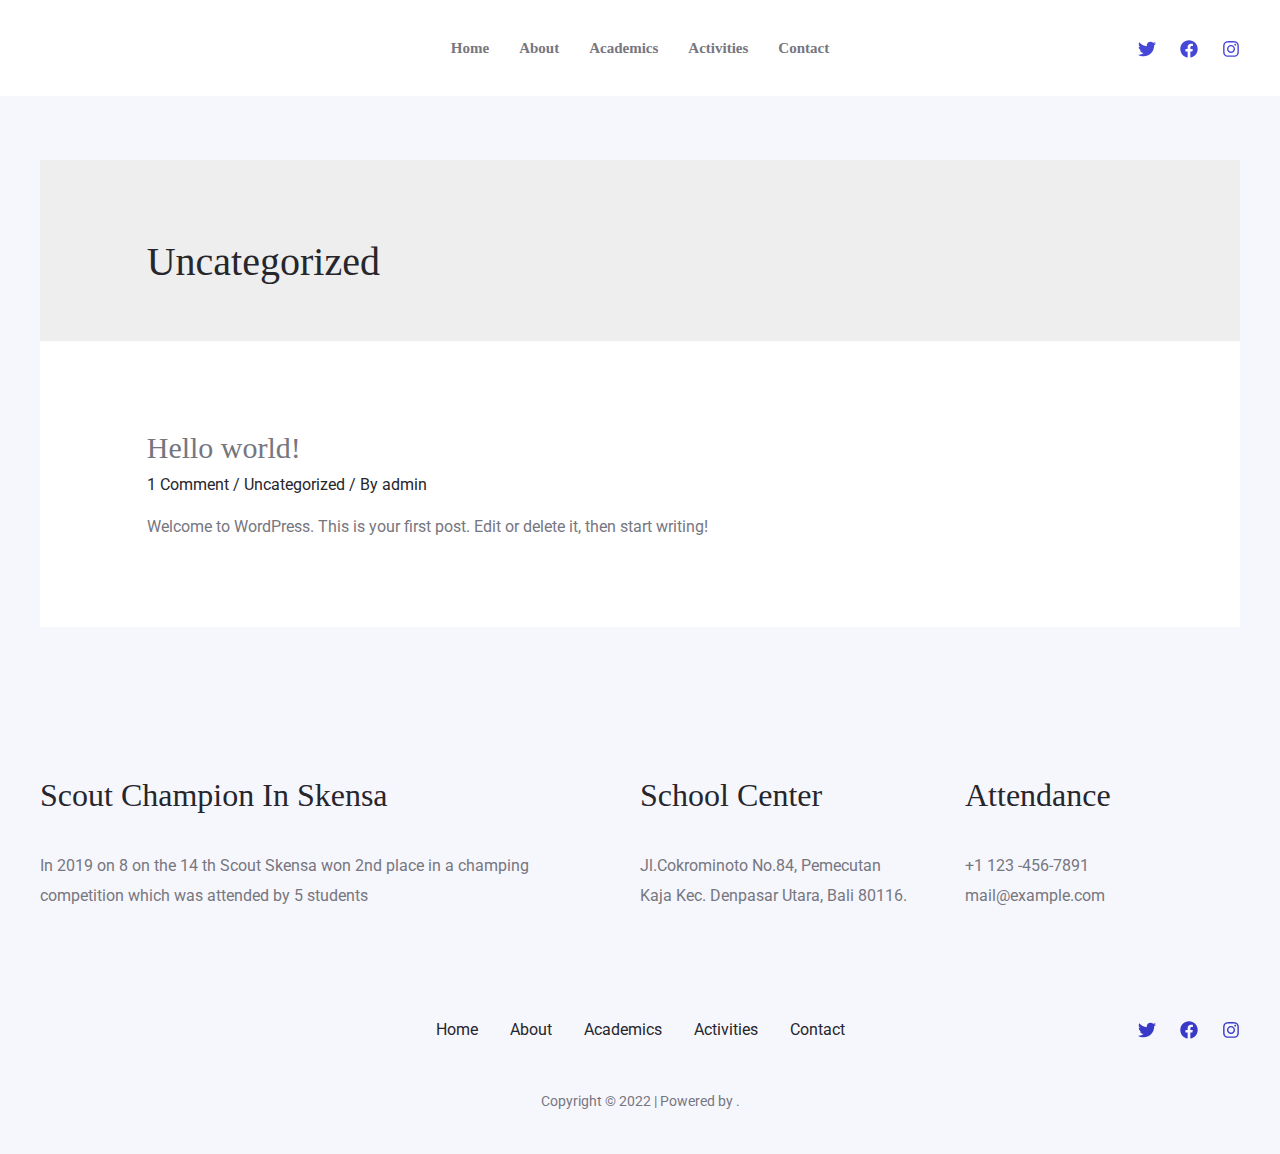
<file: index.php/category/uncategorized/index.html>
<!DOCTYPE html>
<html lang="en-US">
<head>
<meta charset="UTF-8">
<meta name="viewport" content="width=device-width, initial-scale=1">
<link rel="profile" href="https://gmpg.org/xfn/11">

<title>Uncategorized</title>
<meta name="robots" content="noindex, nofollow">
<link rel="dns-prefetch" href="//fonts.googleapis.com">
<link rel="alternate" type="application/rss+xml" title=" &raquo; Feed" href="https://jodysalya.github.io/mywebscout/index.php/feed/">
<link rel="alternate" type="application/rss+xml" title=" &raquo; Comments Feed" href="https://jodysalya.github.io/mywebscout/index.php/comments/feed/">
<link rel="alternate" type="application/rss+xml" title=" &raquo; Uncategorized Category Feed" href="https://jodysalya.github.io/mywebscout/index.php/category/uncategorized/feed/">
<script>
window._wpemojiSettings = {"baseUrl":"https:\/\/s.w.org\/images\/core\/emoji\/14.0.0\/72x72\/","ext":".png","svgUrl":"https:\/\/s.w.org\/images\/core\/emoji\/14.0.0\/svg\/","svgExt":".svg","source":{"concatemoji":"https:\/\/jodysalya.github.io\/mywebscout\/wp-includes\/js\/wp-emoji-release.min.js?ver=6.1.1"}};
/*! This file is auto-generated */
!function(e,a,t){var n,r,o,i=a.createElement("canvas"),p=i.getContext&&i.getContext("2d");function s(e,t){var a=String.fromCharCode,e=(p.clearRect(0,0,i.width,i.height),p.fillText(a.apply(this,e),0,0),i.toDataURL());return p.clearRect(0,0,i.width,i.height),p.fillText(a.apply(this,t),0,0),e===i.toDataURL()}function c(e){var t=a.createElement("script");t.src=e,t.defer=t.type="text/javascript",a.getElementsByTagName("head")[0].appendChild(t)}for(o=Array("flag","emoji"),t.supports={everything:!0,everythingExceptFlag:!0},r=0;r<o.length;r++)t.supports[o[r]]=function(e){if(p&&p.fillText)switch(p.textBaseline="top",p.font="600 32px Arial",e){case"flag":return s([127987,65039,8205,9895,65039],[127987,65039,8203,9895,65039])?!1:!s([55356,56826,55356,56819],[55356,56826,8203,55356,56819])&&!s([55356,57332,56128,56423,56128,56418,56128,56421,56128,56430,56128,56423,56128,56447],[55356,57332,8203,56128,56423,8203,56128,56418,8203,56128,56421,8203,56128,56430,8203,56128,56423,8203,56128,56447]);case"emoji":return!s([129777,127995,8205,129778,127999],[129777,127995,8203,129778,127999])}return!1}(o[r]),t.supports.everything=t.supports.everything&&t.supports[o[r]],"flag"!==o[r]&&(t.supports.everythingExceptFlag=t.supports.everythingExceptFlag&&t.supports[o[r]]);t.supports.everythingExceptFlag=t.supports.everythingExceptFlag&&!t.supports.flag,t.DOMReady=!1,t.readyCallback=function(){t.DOMReady=!0},t.supports.everything||(n=function(){t.readyCallback()},a.addEventListener?(a.addEventListener("DOMContentLoaded",n,!1),e.addEventListener("load",n,!1)):(e.attachEvent("onload",n),a.attachEvent("onreadystatechange",function(){"complete"===a.readyState&&t.readyCallback()})),(e=t.source||{}).concatemoji?c(e.concatemoji):e.wpemoji&&e.twemoji&&(c(e.twemoji),c(e.wpemoji)))}(window,document,window._wpemojiSettings);
</script>
<style>img.wp-smiley,
img.emoji {
	display: inline !important;
	border: none !important;
	box-shadow: none !important;
	height: 1em !important;
	width: 1em !important;
	margin: 0 0.07em !important;
	vertical-align: -0.1em !important;
	background: none !important;
	padding: 0 !important;
}</style>
	<link rel="stylesheet" id="astra-theme-css-css" href="https://jodysalya.github.io/mywebscout/wp-content/themes/astra/assets/css/minified/main.min.css?ver=3.9.4" media="all">
<style id="astra-theme-css-inline-css">.ast-no-sidebar .entry-content .alignfull {margin-left: calc( -50vw + 50%);margin-right: calc( -50vw + 50%);max-width: 100vw;width: 100vw;}.ast-no-sidebar .entry-content .alignwide {margin-left: calc(-41vw + 50%);margin-right: calc(-41vw + 50%);max-width: unset;width: unset;}.ast-no-sidebar .entry-content .alignfull .alignfull,.ast-no-sidebar .entry-content .alignfull .alignwide,.ast-no-sidebar .entry-content .alignwide .alignfull,.ast-no-sidebar .entry-content .alignwide .alignwide,.ast-no-sidebar .entry-content .wp-block-column .alignfull,.ast-no-sidebar .entry-content .wp-block-column .alignwide{width: 100%;margin-left: auto;margin-right: auto;}.wp-block-gallery,.blocks-gallery-grid {margin: 0;}.wp-block-separator {max-width: 100px;}.wp-block-separator.is-style-wide,.wp-block-separator.is-style-dots {max-width: none;}.entry-content .has-2-columns .wp-block-column:first-child {padding-right: 10px;}.entry-content .has-2-columns .wp-block-column:last-child {padding-left: 10px;}@media (max-width: 782px) {.entry-content .wp-block-columns .wp-block-column {flex-basis: 100%;}.entry-content .has-2-columns .wp-block-column:first-child {padding-right: 0;}.entry-content .has-2-columns .wp-block-column:last-child {padding-left: 0;}}body .entry-content .wp-block-latest-posts {margin-left: 0;}body .entry-content .wp-block-latest-posts li {list-style: none;}.ast-no-sidebar .ast-container .entry-content .wp-block-latest-posts {margin-left: 0;}.ast-header-break-point .entry-content .alignwide {margin-left: auto;margin-right: auto;}.entry-content .blocks-gallery-item img {margin-bottom: auto;}.wp-block-pullquote {border-top: 4px solid #555d66;border-bottom: 4px solid #555d66;color: #40464d;}:root{--ast-container-default-xlg-padding:6.67em;--ast-container-default-lg-padding:5.67em;--ast-container-default-slg-padding:4.34em;--ast-container-default-md-padding:3.34em;--ast-container-default-sm-padding:6.67em;--ast-container-default-xs-padding:2.4em;--ast-container-default-xxs-padding:1.4em;}html{font-size:100%;}a,.page-title{color:var(--ast-global-color-2);}a:hover,a:focus{color:var(--ast-global-color-1);}body,button,input,select,textarea,.ast-button,.ast-custom-button{font-family:'Roboto',sans-serif;font-weight:400;font-size:16px;font-size:1rem;}blockquote{color:var(--ast-global-color-3);}p,.entry-content p{margin-bottom:1em;}h1,.entry-content h1,h2,.entry-content h2,h3,.entry-content h3,h4,.entry-content h4,h5,.entry-content h5,h6,.entry-content h6,.site-title,.site-title a{font-family:Georgia,Times,serif;font-weight:400;}.site-title{font-size:35px;font-size:2.1875rem;display:none;}header .custom-logo-link img{max-width:126px;}.astra-logo-svg{width:126px;}.ast-archive-description .ast-archive-title{font-size:40px;font-size:2.5rem;}.site-header .site-description{font-size:15px;font-size:0.9375rem;display:none;}.entry-title{font-size:30px;font-size:1.875rem;}h1,.entry-content h1{font-size:80px;font-size:5rem;font-family:Georgia,Times,serif;line-height:1.1;}h2,.entry-content h2{font-size:56px;font-size:3.5rem;font-family:Georgia,Times,serif;line-height:1.2;}h3,.entry-content h3{font-size:40px;font-size:2.5rem;font-family:Georgia,Times,serif;line-height:1.2;}h4,.entry-content h4{font-size:32px;font-size:2rem;font-family:Georgia,Times,serif;}h5,.entry-content h5{font-size:24px;font-size:1.5rem;font-family:Georgia,Times,serif;}h6,.entry-content h6{font-size:18px;font-size:1.125rem;font-family:Georgia,Times,serif;}.ast-single-post .entry-title,.page-title{font-size:30px;font-size:1.875rem;}::selection{background-color:var(--ast-global-color-0);color:#ffffff;}body,h1,.entry-title a,.entry-content h1,h2,.entry-content h2,h3,.entry-content h3,h4,.entry-content h4,h5,.entry-content h5,h6,.entry-content h6{color:var(--ast-global-color-3);}.tagcloud a:hover,.tagcloud a:focus,.tagcloud a.current-item{color:#ffffff;border-color:var(--ast-global-color-2);background-color:var(--ast-global-color-2);}input:focus,input[type="text"]:focus,input[type="email"]:focus,input[type="url"]:focus,input[type="password"]:focus,input[type="reset"]:focus,input[type="search"]:focus,textarea:focus{border-color:var(--ast-global-color-2);}input[type="radio"]:checked,input[type=reset],input[type="checkbox"]:checked,input[type="checkbox"]:hover:checked,input[type="checkbox"]:focus:checked,input[type=range]::-webkit-slider-thumb{border-color:var(--ast-global-color-2);background-color:var(--ast-global-color-2);box-shadow:none;}.site-footer a:hover + .post-count,.site-footer a:focus + .post-count{background:var(--ast-global-color-2);border-color:var(--ast-global-color-2);}.single .nav-links .nav-previous,.single .nav-links .nav-next{color:var(--ast-global-color-2);}.entry-meta,.entry-meta *{line-height:1.45;color:var(--ast-global-color-2);}.entry-meta a:hover,.entry-meta a:hover *,.entry-meta a:focus,.entry-meta a:focus *,.page-links > .page-link,.page-links .page-link:hover,.post-navigation a:hover{color:var(--ast-global-color-1);}#cat option,.secondary .calendar_wrap thead a,.secondary .calendar_wrap thead a:visited{color:var(--ast-global-color-2);}.secondary .calendar_wrap #today,.ast-progress-val span{background:var(--ast-global-color-2);}.secondary a:hover + .post-count,.secondary a:focus + .post-count{background:var(--ast-global-color-2);border-color:var(--ast-global-color-2);}.calendar_wrap #today > a{color:#ffffff;}.page-links .page-link,.single .post-navigation a{color:var(--ast-global-color-2);}.widget-title{font-size:22px;font-size:1.375rem;color:var(--ast-global-color-3);}.ast-logo-title-inline .site-logo-img{padding-right:1em;}@media (max-width:921px){#ast-desktop-header{display:none;}}@media (min-width:921px){#ast-mobile-header{display:none;}}.wp-block-buttons.aligncenter{justify-content:center;}@media (min-width:1200px){.ast-separate-container.ast-right-sidebar .entry-content .wp-block-image.alignfull,.ast-separate-container.ast-left-sidebar .entry-content .wp-block-image.alignfull,.ast-separate-container.ast-right-sidebar .entry-content .wp-block-cover.alignfull,.ast-separate-container.ast-left-sidebar .entry-content .wp-block-cover.alignfull{margin-left:-6.67em;margin-right:-6.67em;max-width:unset;width:unset;}.ast-separate-container.ast-right-sidebar .entry-content .wp-block-image.alignwide,.ast-separate-container.ast-left-sidebar .entry-content .wp-block-image.alignwide,.ast-separate-container.ast-right-sidebar .entry-content .wp-block-cover.alignwide,.ast-separate-container.ast-left-sidebar .entry-content .wp-block-cover.alignwide{margin-left:-20px;margin-right:-20px;max-width:unset;width:unset;}}@media (min-width:1200px){.wp-block-group .has-background{padding:20px;}}@media (min-width:1200px){.ast-no-sidebar.ast-separate-container .entry-content .wp-block-group.alignwide,.ast-no-sidebar.ast-separate-container .entry-content .wp-block-cover.alignwide{margin-left:-20px;margin-right:-20px;padding-left:20px;padding-right:20px;}.ast-no-sidebar.ast-separate-container .entry-content .wp-block-cover.alignfull,.ast-no-sidebar.ast-separate-container .entry-content .wp-block-group.alignfull{margin-left:-6.67em;margin-right:-6.67em;padding-left:6.67em;padding-right:6.67em;}}@media (min-width:1200px){.wp-block-cover-image.alignwide .wp-block-cover__inner-container,.wp-block-cover.alignwide .wp-block-cover__inner-container,.wp-block-cover-image.alignfull .wp-block-cover__inner-container,.wp-block-cover.alignfull .wp-block-cover__inner-container{width:100%;}}.wp-block-columns{margin-bottom:unset;}.wp-block-image.size-full{margin:2rem 0;}.wp-block-separator.has-background{padding:0;}.wp-block-gallery{margin-bottom:1.6em;}.wp-block-group{padding-top:4em;padding-bottom:4em;}.wp-block-group__inner-container .wp-block-columns:last-child,.wp-block-group__inner-container :last-child,.wp-block-table table{margin-bottom:0;}.blocks-gallery-grid{width:100%;}.wp-block-navigation-link__content{padding:5px 0;}.wp-block-group .wp-block-group .has-text-align-center,.wp-block-group .wp-block-column .has-text-align-center{max-width:100%;}.has-text-align-center{margin:0 auto;}@media (min-width:1200px){.wp-block-cover__inner-container,.alignwide .wp-block-group__inner-container,.alignfull .wp-block-group__inner-container{max-width:1200px;margin:0 auto;}.wp-block-group.alignnone,.wp-block-group.aligncenter,.wp-block-group.alignleft,.wp-block-group.alignright,.wp-block-group.alignwide,.wp-block-columns.alignwide{margin:2rem 0 1rem 0;}}@media (max-width:1200px){.wp-block-group{padding:3em;}.wp-block-group .wp-block-group{padding:1.5em;}.wp-block-columns,.wp-block-column{margin:1rem 0;}}@media (min-width:921px){.wp-block-columns .wp-block-group{padding:2em;}}@media (max-width:544px){.wp-block-cover-image .wp-block-cover__inner-container,.wp-block-cover .wp-block-cover__inner-container{width:unset;}.wp-block-cover,.wp-block-cover-image{padding:2em 0;}.wp-block-group,.wp-block-cover{padding:2em;}.wp-block-media-text__media img,.wp-block-media-text__media video{width:unset;max-width:100%;}.wp-block-media-text.has-background .wp-block-media-text__content{padding:1em;}}.wp-block-image.aligncenter{margin-left:auto;margin-right:auto;}.wp-block-table.aligncenter{margin-left:auto;margin-right:auto;}@media (min-width:544px){.entry-content .wp-block-media-text.has-media-on-the-right .wp-block-media-text__content{padding:0 8% 0 0;}.entry-content .wp-block-media-text .wp-block-media-text__content{padding:0 0 0 8%;}.ast-plain-container .site-content .entry-content .has-custom-content-position.is-position-bottom-left > *,.ast-plain-container .site-content .entry-content .has-custom-content-position.is-position-bottom-right > *,.ast-plain-container .site-content .entry-content .has-custom-content-position.is-position-top-left > *,.ast-plain-container .site-content .entry-content .has-custom-content-position.is-position-top-right > *,.ast-plain-container .site-content .entry-content .has-custom-content-position.is-position-center-right > *,.ast-plain-container .site-content .entry-content .has-custom-content-position.is-position-center-left > *{margin:0;}}@media (max-width:544px){.entry-content .wp-block-media-text .wp-block-media-text__content{padding:8% 0;}.wp-block-media-text .wp-block-media-text__media img{width:auto;max-width:100%;}}.wp-block-button.is-style-outline .wp-block-button__link{border-color:#ffffff;border-top-width:2px;border-right-width:2px;border-bottom-width:2px;border-left-width:2px;}.wp-block-button.is-style-outline > .wp-block-button__link:not(.has-text-color),.wp-block-button.wp-block-button__link.is-style-outline:not(.has-text-color){color:#ffffff;}.wp-block-button.is-style-outline .wp-block-button__link:hover,.wp-block-button.is-style-outline .wp-block-button__link:focus{color:var(--ast-global-color-1) !important;background-color:rgba(255,255,255,0.8);border-color:rgba(255,255,255,0.8);}.post-page-numbers.current .page-link,.ast-pagination .page-numbers.current{color:#ffffff;border-color:var(--ast-global-color-0);background-color:var(--ast-global-color-0);border-radius:2px;}@media (max-width:921px){.wp-block-button.is-style-outline .wp-block-button__link{padding-top:calc(15px - 2px);padding-right:calc(30px - 2px);padding-bottom:calc(15px - 2px);padding-left:calc(30px - 2px);}}@media (max-width:544px){.wp-block-button.is-style-outline .wp-block-button__link{padding-top:calc(15px - 2px);padding-right:calc(30px - 2px);padding-bottom:calc(15px - 2px);padding-left:calc(30px - 2px);}}@media (min-width:544px){.entry-content > .alignleft{margin-right:20px;}.entry-content > .alignright{margin-left:20px;}.wp-block-group.has-background{padding:20px;}}@media (max-width:921px){.ast-separate-container #primary,.ast-separate-container #secondary{padding:1.5em 0;}#primary,#secondary{padding:1.5em 0;margin:0;}.ast-left-sidebar #content > .ast-container{display:flex;flex-direction:column-reverse;width:100%;}.ast-separate-container .ast-article-post,.ast-separate-container .ast-article-single{padding:1.5em 2.14em;}.ast-author-box img.avatar{margin:20px 0 0 0;}}@media (min-width:922px){.ast-separate-container.ast-right-sidebar #primary,.ast-separate-container.ast-left-sidebar #primary{border:0;}.search-no-results.ast-separate-container #primary{margin-bottom:4em;}}.elementor-button-wrapper .elementor-button{border-style:solid;text-decoration:none;border-top-width:0;border-right-width:0;border-left-width:0;border-bottom-width:0;}body .elementor-button.elementor-size-sm,body .elementor-button.elementor-size-xs,body .elementor-button.elementor-size-md,body .elementor-button.elementor-size-lg,body .elementor-button.elementor-size-xl,body .elementor-button{border-radius:4px;padding-top:15px;padding-right:24px;padding-bottom:15px;padding-left:24px;}@media (max-width:921px){.elementor-button-wrapper .elementor-button.elementor-size-sm,.elementor-button-wrapper .elementor-button.elementor-size-xs,.elementor-button-wrapper .elementor-button.elementor-size-md,.elementor-button-wrapper .elementor-button.elementor-size-lg,.elementor-button-wrapper .elementor-button.elementor-size-xl,.elementor-button-wrapper .elementor-button{padding-top:14px;padding-right:24px;padding-bottom:14px;padding-left:24px;}}@media (max-width:544px){.elementor-button-wrapper .elementor-button.elementor-size-sm,.elementor-button-wrapper .elementor-button.elementor-size-xs,.elementor-button-wrapper .elementor-button.elementor-size-md,.elementor-button-wrapper .elementor-button.elementor-size-lg,.elementor-button-wrapper .elementor-button.elementor-size-xl,.elementor-button-wrapper .elementor-button{padding-top:12px;padding-right:22px;padding-bottom:12px;padding-left:22px;}}.elementor-button-wrapper .elementor-button{border-color:#ffffff;background-color:#ffffff;}.elementor-button-wrapper .elementor-button:hover,.elementor-button-wrapper .elementor-button:focus{color:var(--ast-global-color-1);background-color:rgba(255,255,255,0.8);border-color:rgba(255,255,255,0.8);}.wp-block-button .wp-block-button__link ,.elementor-button-wrapper .elementor-button,.elementor-button-wrapper .elementor-button:visited{color:var(--ast-global-color-0);}.elementor-button-wrapper .elementor-button{font-family:Georgia,Times,serif;font-weight:700;line-height:1;}body .elementor-button.elementor-size-sm,body .elementor-button.elementor-size-xs,body .elementor-button.elementor-size-md,body .elementor-button.elementor-size-lg,body .elementor-button.elementor-size-xl,body .elementor-button{font-size:15px;font-size:0.9375rem;}.wp-block-button .wp-block-button__link:hover,.wp-block-button .wp-block-button__link:focus{color:var(--ast-global-color-1);background-color:rgba(255,255,255,0.8);border-color:rgba(255,255,255,0.8);}.elementor-widget-heading h1.elementor-heading-title{line-height:1.1;}.elementor-widget-heading h2.elementor-heading-title{line-height:1.2;}.elementor-widget-heading h3.elementor-heading-title{line-height:1.2;}.wp-block-button .wp-block-button__link{border:none;background-color:#ffffff;color:var(--ast-global-color-0);font-family:Georgia,Times,serif;font-weight:700;line-height:1;font-size:15px;font-size:0.9375rem;border-radius:4px;padding:15px 30px;}.wp-block-button.is-style-outline .wp-block-button__link{border-style:solid;border-top-width:2px;border-right-width:2px;border-left-width:2px;border-bottom-width:2px;border-color:#ffffff;padding-top:calc(15px - 2px);padding-right:calc(30px - 2px);padding-bottom:calc(15px - 2px);padding-left:calc(30px - 2px);}@media (max-width:921px){.wp-block-button .wp-block-button__link{font-size:14px;font-size:0.875rem;border:none;padding:15px 30px;}.wp-block-button.is-style-outline .wp-block-button__link{padding-top:calc(15px - 2px);padding-right:calc(30px - 2px);padding-bottom:calc(15px - 2px);padding-left:calc(30px - 2px);}}@media (max-width:544px){.wp-block-button .wp-block-button__link{font-size:13px;font-size:0.8125rem;border:none;padding:15px 30px;}.wp-block-button.is-style-outline .wp-block-button__link{padding-top:calc(15px - 2px);padding-right:calc(30px - 2px);padding-bottom:calc(15px - 2px);padding-left:calc(30px - 2px);}}.menu-toggle,button,.ast-button,.ast-custom-button,.button,input#submit,input[type="button"],input[type="submit"],input[type="reset"]{border-style:solid;border-top-width:0;border-right-width:0;border-left-width:0;border-bottom-width:0;color:var(--ast-global-color-0);border-color:#ffffff;background-color:#ffffff;border-radius:4px;padding-top:15px;padding-right:24px;padding-bottom:15px;padding-left:24px;font-family:Georgia,Times,serif;font-weight:700;font-size:15px;font-size:0.9375rem;line-height:1;}button:focus,.menu-toggle:hover,button:hover,.ast-button:hover,.ast-custom-button:hover .button:hover,.ast-custom-button:hover ,input[type=reset]:hover,input[type=reset]:focus,input#submit:hover,input#submit:focus,input[type="button"]:hover,input[type="button"]:focus,input[type="submit"]:hover,input[type="submit"]:focus{color:var(--ast-global-color-1);background-color:rgba(255,255,255,0.8);border-color:rgba(255,255,255,0.8);}@media (min-width:544px){.ast-container{max-width:100%;}}@media (max-width:544px){.ast-separate-container .ast-article-post,.ast-separate-container .ast-article-single,.ast-separate-container .comments-title,.ast-separate-container .ast-archive-description{padding:1.5em 1em;}.ast-separate-container #content .ast-container{padding-left:0.54em;padding-right:0.54em;}.ast-separate-container .ast-comment-list li.depth-1{padding:1.5em 1em;margin-bottom:1.5em;}.ast-separate-container .ast-comment-list .bypostauthor{padding:.5em;}.ast-search-menu-icon.ast-dropdown-active .search-field{width:170px;}.menu-toggle,button,.ast-button,.button,input#submit,input[type="button"],input[type="submit"],input[type="reset"]{padding-top:12px;padding-right:22px;padding-bottom:12px;padding-left:22px;font-size:13px;font-size:0.8125rem;}}@media (max-width:921px){.menu-toggle,button,.ast-button,.button,input#submit,input[type="button"],input[type="submit"],input[type="reset"]{padding-top:14px;padding-right:24px;padding-bottom:14px;padding-left:24px;font-size:14px;font-size:0.875rem;}.ast-mobile-header-stack .main-header-bar .ast-search-menu-icon{display:inline-block;}.ast-header-break-point.ast-header-custom-item-outside .ast-mobile-header-stack .main-header-bar .ast-search-icon{margin:0;}.ast-comment-avatar-wrap img{max-width:2.5em;}.ast-separate-container .ast-comment-list li.depth-1{padding:1.5em 2.14em;}.ast-separate-container .comment-respond{padding:2em 2.14em;}.ast-comment-meta{padding:0 1.8888em 1.3333em;}}body,.ast-separate-container{background-color:var(--ast-global-color-4);;background-image:none;;}.ast-no-sidebar.ast-separate-container .entry-content .alignfull {margin-left: -6.67em;margin-right: -6.67em;width: auto;}@media (max-width: 1200px) {.ast-no-sidebar.ast-separate-container .entry-content .alignfull {margin-left: -2.4em;margin-right: -2.4em;}}@media (max-width: 768px) {.ast-no-sidebar.ast-separate-container .entry-content .alignfull {margin-left: -2.14em;margin-right: -2.14em;}}@media (max-width: 544px) {.ast-no-sidebar.ast-separate-container .entry-content .alignfull {margin-left: -1em;margin-right: -1em;}}.ast-no-sidebar.ast-separate-container .entry-content .alignwide {margin-left: -20px;margin-right: -20px;}.ast-no-sidebar.ast-separate-container .entry-content .wp-block-column .alignfull,.ast-no-sidebar.ast-separate-container .entry-content .wp-block-column .alignwide {margin-left: auto;margin-right: auto;width: 100%;}@media (max-width:921px){.widget-title{font-size:22px;font-size:1.375rem;}body,button,input,select,textarea,.ast-button,.ast-custom-button{font-size:16px;font-size:1rem;}#secondary,#secondary button,#secondary input,#secondary select,#secondary textarea{font-size:16px;font-size:1rem;}.site-title{display:none;}.ast-archive-description .ast-archive-title{font-size:40px;}.site-header .site-description{display:none;}.entry-title{font-size:30px;}h1,.entry-content h1{font-size:56px;}h2,.entry-content h2{font-size:40px;}h3,.entry-content h3{font-size:32px;}h4,.entry-content h4{font-size:24px;font-size:1.5rem;}h5,.entry-content h5{font-size:20px;font-size:1.25rem;}h6,.entry-content h6{font-size:17px;font-size:1.0625rem;}.ast-single-post .entry-title,.page-title{font-size:30px;}.astra-logo-svg{width:120px;}header .custom-logo-link img,.ast-header-break-point .site-logo-img .custom-mobile-logo-link img{max-width:120px;}}@media (max-width:544px){.widget-title{font-size:21px;font-size:1.4rem;}body,button,input,select,textarea,.ast-button,.ast-custom-button{font-size:15px;font-size:0.9375rem;}#secondary,#secondary button,#secondary input,#secondary select,#secondary textarea{font-size:15px;font-size:0.9375rem;}.site-title{display:none;}.ast-archive-description .ast-archive-title{font-size:40px;}.site-header .site-description{display:none;}.entry-title{font-size:30px;}h1,.entry-content h1{font-size:36px;}h2,.entry-content h2{font-size:32px;}h3,.entry-content h3{font-size:24px;}h4,.entry-content h4{font-size:20px;font-size:1.25rem;}h5,.entry-content h5{font-size:18px;font-size:1.125rem;}h6,.entry-content h6{font-size:16px;font-size:1rem;}.ast-single-post .entry-title,.page-title{font-size:30px;}header .custom-logo-link img,.ast-header-break-point .site-branding img,.ast-header-break-point .custom-logo-link img{max-width:112px;}.astra-logo-svg{width:112px;}.ast-header-break-point .site-logo-img .custom-mobile-logo-link img{max-width:112px;}}@media (max-width:544px){html{font-size:100%;}}@media (min-width:922px){.ast-container{max-width:1240px;}}@media (min-width:922px){.site-content .ast-container{display:flex;}}@media (max-width:921px){.site-content .ast-container{flex-direction:column;}}@media (min-width:922px){.main-header-menu .sub-menu .menu-item.ast-left-align-sub-menu:hover > .sub-menu,.main-header-menu .sub-menu .menu-item.ast-left-align-sub-menu.focus > .sub-menu{margin-left:-0px;}}blockquote {padding: 1.2em;}:root .has-ast-global-color-0-color{color:var(--ast-global-color-0);}:root .has-ast-global-color-0-background-color{background-color:var(--ast-global-color-0);}:root .wp-block-button .has-ast-global-color-0-color{color:var(--ast-global-color-0);}:root .wp-block-button .has-ast-global-color-0-background-color{background-color:var(--ast-global-color-0);}:root .has-ast-global-color-1-color{color:var(--ast-global-color-1);}:root .has-ast-global-color-1-background-color{background-color:var(--ast-global-color-1);}:root .wp-block-button .has-ast-global-color-1-color{color:var(--ast-global-color-1);}:root .wp-block-button .has-ast-global-color-1-background-color{background-color:var(--ast-global-color-1);}:root .has-ast-global-color-2-color{color:var(--ast-global-color-2);}:root .has-ast-global-color-2-background-color{background-color:var(--ast-global-color-2);}:root .wp-block-button .has-ast-global-color-2-color{color:var(--ast-global-color-2);}:root .wp-block-button .has-ast-global-color-2-background-color{background-color:var(--ast-global-color-2);}:root .has-ast-global-color-3-color{color:var(--ast-global-color-3);}:root .has-ast-global-color-3-background-color{background-color:var(--ast-global-color-3);}:root .wp-block-button .has-ast-global-color-3-color{color:var(--ast-global-color-3);}:root .wp-block-button .has-ast-global-color-3-background-color{background-color:var(--ast-global-color-3);}:root .has-ast-global-color-4-color{color:var(--ast-global-color-4);}:root .has-ast-global-color-4-background-color{background-color:var(--ast-global-color-4);}:root .wp-block-button .has-ast-global-color-4-color{color:var(--ast-global-color-4);}:root .wp-block-button .has-ast-global-color-4-background-color{background-color:var(--ast-global-color-4);}:root .has-ast-global-color-5-color{color:var(--ast-global-color-5);}:root .has-ast-global-color-5-background-color{background-color:var(--ast-global-color-5);}:root .wp-block-button .has-ast-global-color-5-color{color:var(--ast-global-color-5);}:root .wp-block-button .has-ast-global-color-5-background-color{background-color:var(--ast-global-color-5);}:root .has-ast-global-color-6-color{color:var(--ast-global-color-6);}:root .has-ast-global-color-6-background-color{background-color:var(--ast-global-color-6);}:root .wp-block-button .has-ast-global-color-6-color{color:var(--ast-global-color-6);}:root .wp-block-button .has-ast-global-color-6-background-color{background-color:var(--ast-global-color-6);}:root .has-ast-global-color-7-color{color:var(--ast-global-color-7);}:root .has-ast-global-color-7-background-color{background-color:var(--ast-global-color-7);}:root .wp-block-button .has-ast-global-color-7-color{color:var(--ast-global-color-7);}:root .wp-block-button .has-ast-global-color-7-background-color{background-color:var(--ast-global-color-7);}:root .has-ast-global-color-8-color{color:var(--ast-global-color-8);}:root .has-ast-global-color-8-background-color{background-color:var(--ast-global-color-8);}:root .wp-block-button .has-ast-global-color-8-color{color:var(--ast-global-color-8);}:root .wp-block-button .has-ast-global-color-8-background-color{background-color:var(--ast-global-color-8);}:root{--ast-global-color-0:#4747d7;--ast-global-color-1:#3939c8;--ast-global-color-2:#26262c;--ast-global-color-3:#76767f;--ast-global-color-4:#f6f7fd;--ast-global-color-5:#ffffff;--ast-global-color-6:#243673;--ast-global-color-7:#FBFCFF;--ast-global-color-8:#BFD1FF;}:root {--ast-border-color : #dddddd;}.ast-breadcrumbs .trail-browse,.ast-breadcrumbs .trail-items,.ast-breadcrumbs .trail-items li{display:inline-block;margin:0;padding:0;border:none;background:inherit;text-indent:0;}.ast-breadcrumbs .trail-browse{font-size:inherit;font-style:inherit;font-weight:inherit;color:inherit;}.ast-breadcrumbs .trail-items{list-style:none;}.trail-items li::after{padding:0 0.3em;content:"\00bb";}.trail-items li:last-of-type::after{display:none;}h1,.entry-content h1,h2,.entry-content h2,h3,.entry-content h3,h4,.entry-content h4,h5,.entry-content h5,h6,.entry-content h6{color:var(--ast-global-color-2);}@media (max-width:921px){.ast-builder-grid-row-container.ast-builder-grid-row-tablet-3-firstrow .ast-builder-grid-row > *:first-child,.ast-builder-grid-row-container.ast-builder-grid-row-tablet-3-lastrow .ast-builder-grid-row > *:last-child{grid-column:1 / -1;}}@media (max-width:544px){.ast-builder-grid-row-container.ast-builder-grid-row-mobile-3-firstrow .ast-builder-grid-row > *:first-child,.ast-builder-grid-row-container.ast-builder-grid-row-mobile-3-lastrow .ast-builder-grid-row > *:last-child{grid-column:1 / -1;}}.ast-builder-layout-element[data-section="title_tagline"]{display:flex;}@media (max-width:921px){.ast-header-break-point .ast-builder-layout-element[data-section="title_tagline"]{display:flex;}}@media (max-width:544px){.ast-header-break-point .ast-builder-layout-element[data-section="title_tagline"]{display:flex;}}.ast-builder-menu-1{font-family:Georgia,Times,serif;font-weight:700;}.ast-builder-menu-1 .menu-item > .menu-link{font-size:15px;font-size:0.9375rem;color:var(--ast-global-color-3);}.ast-builder-menu-1 .menu-item > .ast-menu-toggle{color:var(--ast-global-color-3);}.ast-builder-menu-1 .menu-item:hover > .menu-link,.ast-builder-menu-1 .inline-on-mobile .menu-item:hover > .ast-menu-toggle{color:var(--ast-global-color-1);}.ast-builder-menu-1 .menu-item:hover > .ast-menu-toggle{color:var(--ast-global-color-1);}.ast-builder-menu-1 .menu-item.current-menu-item > .menu-link,.ast-builder-menu-1 .inline-on-mobile .menu-item.current-menu-item > .ast-menu-toggle,.ast-builder-menu-1 .current-menu-ancestor > .menu-link{color:var(--ast-global-color-1);}.ast-builder-menu-1 .menu-item.current-menu-item > .ast-menu-toggle{color:var(--ast-global-color-1);}.ast-builder-menu-1 .sub-menu,.ast-builder-menu-1 .inline-on-mobile .sub-menu{border-top-width:2px;border-bottom-width:0px;border-right-width:0px;border-left-width:0px;border-color:var(--ast-global-color-0);border-style:solid;width:1131px;border-radius:0px;}.ast-builder-menu-1 .main-header-menu > .menu-item > .sub-menu,.ast-builder-menu-1 .main-header-menu > .menu-item > .astra-full-megamenu-wrapper{margin-top:0px;}.ast-desktop .ast-builder-menu-1 .main-header-menu > .menu-item > .sub-menu:before,.ast-desktop .ast-builder-menu-1 .main-header-menu > .menu-item > .astra-full-megamenu-wrapper:before{height:calc( 0px + 5px );}.ast-desktop .ast-builder-menu-1 .menu-item .sub-menu .menu-link{border-style:none;}@media (max-width:921px){.ast-header-break-point .ast-builder-menu-1 .menu-item.menu-item-has-children > .ast-menu-toggle{top:0;}.ast-builder-menu-1 .menu-item-has-children > .menu-link:after{content:unset;}.ast-builder-menu-1 .main-header-menu > .menu-item > .sub-menu,.ast-builder-menu-1 .main-header-menu > .menu-item > .astra-full-megamenu-wrapper{margin-top:0;}}@media (max-width:544px){.ast-header-break-point .ast-builder-menu-1 .menu-item.menu-item-has-children > .ast-menu-toggle{top:0;}.ast-builder-menu-1 .main-header-menu > .menu-item > .sub-menu,.ast-builder-menu-1 .main-header-menu > .menu-item > .astra-full-megamenu-wrapper{margin-top:0;}}.ast-builder-menu-1{display:flex;}@media (max-width:921px){.ast-header-break-point .ast-builder-menu-1{display:flex;}}@media (max-width:544px){.ast-header-break-point .ast-builder-menu-1{display:flex;}}.ast-builder-social-element:hover {color: #0274be;}.ast-social-stack-desktop .ast-builder-social-element,.ast-social-stack-tablet .ast-builder-social-element,.ast-social-stack-mobile .ast-builder-social-element {margin-top: 6px;margin-bottom: 6px;}.ast-social-color-type-official .ast-builder-social-element,.ast-social-color-type-official .social-item-label {color: var(--color);background-color: var(--background-color);}.header-social-inner-wrap.ast-social-color-type-official .ast-builder-social-element svg,.footer-social-inner-wrap.ast-social-color-type-official .ast-builder-social-element svg {fill: currentColor;}.social-show-label-true .ast-builder-social-element {width: auto;padding: 0 0.4em;}[data-section^="section-fb-social-icons-"] .footer-social-inner-wrap {text-align: center;}.ast-footer-social-wrap {width: 100%;}.ast-footer-social-wrap .ast-builder-social-element:first-child {margin-left: 0;}.ast-footer-social-wrap .ast-builder-social-element:last-child {margin-right: 0;}.ast-header-social-wrap .ast-builder-social-element:first-child {margin-left: 0;}.ast-header-social-wrap .ast-builder-social-element:last-child {margin-right: 0;}.ast-builder-social-element {line-height: 1;color: #3a3a3a;background: transparent;vertical-align: middle;transition: all 0.01s;margin-left: 6px;margin-right: 6px;justify-content: center;align-items: center;}.ast-builder-social-element {line-height: 1;color: #3a3a3a;background: transparent;vertical-align: middle;transition: all 0.01s;margin-left: 6px;margin-right: 6px;justify-content: center;align-items: center;}.ast-builder-social-element .social-item-label {padding-left: 6px;}.ast-header-social-1-wrap .ast-builder-social-element{margin-left:12px;margin-right:12px;}.ast-header-social-1-wrap .ast-builder-social-element svg{width:18px;height:18px;}.ast-header-social-1-wrap .ast-social-color-type-custom svg{fill:var(--ast-global-color-0);}.ast-header-social-1-wrap .ast-social-color-type-custom .ast-builder-social-element:hover{color:var(--ast-global-color-2);}.ast-header-social-1-wrap .ast-social-color-type-custom .ast-builder-social-element:hover svg{fill:var(--ast-global-color-2);}.ast-header-social-1-wrap .ast-social-color-type-custom .social-item-label{color:var(--ast-global-color-0);}.ast-header-social-1-wrap .ast-builder-social-element:hover .social-item-label{color:var(--ast-global-color-2);}@media (max-width:921px){.ast-header-social-1-wrap .ast-builder-social-element{margin-left:15px;margin-right:15px;}.ast-header-social-1-wrap{margin-top:25px;margin-bottom:25px;margin-left:25px;margin-right:25px;}}.ast-builder-layout-element[data-section="section-hb-social-icons-1"]{display:flex;}@media (max-width:921px){.ast-header-break-point .ast-builder-layout-element[data-section="section-hb-social-icons-1"]{display:flex;}}@media (max-width:544px){.ast-header-break-point .ast-builder-layout-element[data-section="section-hb-social-icons-1"]{display:flex;}}.site-below-footer-wrap{padding-top:20px;padding-bottom:20px;}.site-below-footer-wrap[data-section="section-below-footer-builder"]{background-color:;;background-image:none;;min-height:40px;}.site-below-footer-wrap[data-section="section-below-footer-builder"] .ast-builder-grid-row{max-width:1200px;margin-left:auto;margin-right:auto;}.site-below-footer-wrap[data-section="section-below-footer-builder"] .ast-builder-grid-row,.site-below-footer-wrap[data-section="section-below-footer-builder"] .site-footer-section{align-items:flex-start;}.site-below-footer-wrap[data-section="section-below-footer-builder"].ast-footer-row-inline .site-footer-section{display:flex;margin-bottom:0;}.ast-builder-grid-row-full .ast-builder-grid-row{grid-template-columns:1fr;}@media (max-width:921px){.site-below-footer-wrap[data-section="section-below-footer-builder"].ast-footer-row-tablet-inline .site-footer-section{display:flex;margin-bottom:0;}.site-below-footer-wrap[data-section="section-below-footer-builder"].ast-footer-row-tablet-stack .site-footer-section{display:block;margin-bottom:10px;}.ast-builder-grid-row-container.ast-builder-grid-row-tablet-full .ast-builder-grid-row{grid-template-columns:1fr;}}@media (max-width:544px){.site-below-footer-wrap[data-section="section-below-footer-builder"].ast-footer-row-mobile-inline .site-footer-section{display:flex;margin-bottom:0;}.site-below-footer-wrap[data-section="section-below-footer-builder"].ast-footer-row-mobile-stack .site-footer-section{display:block;margin-bottom:10px;}.ast-builder-grid-row-container.ast-builder-grid-row-mobile-full .ast-builder-grid-row{grid-template-columns:1fr;}}.site-below-footer-wrap[data-section="section-below-footer-builder"]{padding-bottom:40px;}@media (max-width:544px){.site-below-footer-wrap[data-section="section-below-footer-builder"]{padding-top:24px;padding-bottom:24px;padding-left:24px;padding-right:24px;}}.site-below-footer-wrap[data-section="section-below-footer-builder"]{display:grid;}@media (max-width:921px){.ast-header-break-point .site-below-footer-wrap[data-section="section-below-footer-builder"]{display:grid;}}@media (max-width:544px){.ast-header-break-point .site-below-footer-wrap[data-section="section-below-footer-builder"]{display:grid;}}.ast-footer-copyright{text-align:center;}.ast-footer-copyright {color:var(--ast-global-color-3);}@media (max-width:921px){.ast-footer-copyright{text-align:center;}}@media (max-width:544px){.ast-footer-copyright{text-align:center;}}.ast-footer-copyright {font-size:14px;font-size:0.875rem;}.ast-footer-copyright.ast-builder-layout-element{display:flex;}@media (max-width:921px){.ast-header-break-point .ast-footer-copyright.ast-builder-layout-element{display:flex;}}@media (max-width:544px){.ast-header-break-point .ast-footer-copyright.ast-builder-layout-element{display:flex;}}.ast-builder-social-element:hover {color: #0274be;}.ast-social-stack-desktop .ast-builder-social-element,.ast-social-stack-tablet .ast-builder-social-element,.ast-social-stack-mobile .ast-builder-social-element {margin-top: 6px;margin-bottom: 6px;}.ast-social-color-type-official .ast-builder-social-element,.ast-social-color-type-official .social-item-label {color: var(--color);background-color: var(--background-color);}.header-social-inner-wrap.ast-social-color-type-official .ast-builder-social-element svg,.footer-social-inner-wrap.ast-social-color-type-official .ast-builder-social-element svg {fill: currentColor;}.social-show-label-true .ast-builder-social-element {width: auto;padding: 0 0.4em;}[data-section^="section-fb-social-icons-"] .footer-social-inner-wrap {text-align: center;}.ast-footer-social-wrap {width: 100%;}.ast-footer-social-wrap .ast-builder-social-element:first-child {margin-left: 0;}.ast-footer-social-wrap .ast-builder-social-element:last-child {margin-right: 0;}.ast-header-social-wrap .ast-builder-social-element:first-child {margin-left: 0;}.ast-header-social-wrap .ast-builder-social-element:last-child {margin-right: 0;}.ast-builder-social-element {line-height: 1;color: #3a3a3a;background: transparent;vertical-align: middle;transition: all 0.01s;margin-left: 6px;margin-right: 6px;justify-content: center;align-items: center;}.ast-builder-social-element {line-height: 1;color: #3a3a3a;background: transparent;vertical-align: middle;transition: all 0.01s;margin-left: 6px;margin-right: 6px;justify-content: center;align-items: center;}.ast-builder-social-element .social-item-label {padding-left: 6px;}.ast-footer-social-1-wrap .ast-builder-social-element{margin-left:12px;margin-right:12px;}.ast-footer-social-1-wrap .ast-builder-social-element svg{width:18px;height:18px;}.ast-footer-social-1-wrap .ast-social-color-type-custom svg{fill:var(--ast-global-color-1);}.ast-footer-social-1-wrap .ast-social-color-type-custom .ast-builder-social-element:hover{color:var(--ast-global-color-2);}.ast-footer-social-1-wrap .ast-social-color-type-custom .ast-builder-social-element:hover svg{fill:var(--ast-global-color-2);}.ast-footer-social-1-wrap .ast-social-color-type-custom .social-item-label{color:var(--ast-global-color-1);}.ast-footer-social-1-wrap .ast-builder-social-element:hover .social-item-label{color:var(--ast-global-color-2);}[data-section="section-fb-social-icons-1"] .footer-social-inner-wrap{text-align:right;}@media (max-width:921px){[data-section="section-fb-social-icons-1"] .footer-social-inner-wrap{text-align:center;}}@media (max-width:544px){[data-section="section-fb-social-icons-1"] .footer-social-inner-wrap{text-align:center;}}.ast-builder-layout-element[data-section="section-fb-social-icons-1"]{display:flex;}@media (max-width:921px){.ast-header-break-point .ast-builder-layout-element[data-section="section-fb-social-icons-1"]{display:flex;}}@media (max-width:544px){.ast-header-break-point .ast-builder-layout-element[data-section="section-fb-social-icons-1"]{display:flex;}}.site-above-footer-wrap{padding-top:20px;padding-bottom:20px;}.site-above-footer-wrap[data-section="section-above-footer-builder"]{background-color:;;background-image:none;;min-height:60px;}.site-above-footer-wrap[data-section="section-above-footer-builder"] .ast-builder-grid-row{max-width:1200px;margin-left:auto;margin-right:auto;}.site-above-footer-wrap[data-section="section-above-footer-builder"] .ast-builder-grid-row,.site-above-footer-wrap[data-section="section-above-footer-builder"] .site-footer-section{align-items:flex-start;}.site-above-footer-wrap[data-section="section-above-footer-builder"].ast-footer-row-inline .site-footer-section{display:flex;margin-bottom:0;}.ast-builder-grid-row-3-lheavy .ast-builder-grid-row{grid-template-columns:2fr 1fr 1fr;}@media (max-width:921px){.site-above-footer-wrap[data-section="section-above-footer-builder"].ast-footer-row-tablet-inline .site-footer-section{display:flex;margin-bottom:0;}.site-above-footer-wrap[data-section="section-above-footer-builder"].ast-footer-row-tablet-stack .site-footer-section{display:block;margin-bottom:10px;}.ast-builder-grid-row-container.ast-builder-grid-row-tablet-full .ast-builder-grid-row{grid-template-columns:1fr;}}@media (max-width:544px){.site-above-footer-wrap[data-section="section-above-footer-builder"].ast-footer-row-mobile-inline .site-footer-section{display:flex;margin-bottom:0;}.site-above-footer-wrap[data-section="section-above-footer-builder"].ast-footer-row-mobile-stack .site-footer-section{display:block;margin-bottom:10px;}.ast-builder-grid-row-container.ast-builder-grid-row-mobile-full .ast-builder-grid-row{grid-template-columns:1fr;}}.site-above-footer-wrap[data-section="section-above-footer-builder"]{padding-top:80px;padding-bottom:40px;padding-left:40px;padding-right:40px;}@media (max-width:921px){.site-above-footer-wrap[data-section="section-above-footer-builder"]{padding-top:50px;padding-bottom:50px;padding-left:50px;padding-right:50px;}}@media (max-width:544px){.site-above-footer-wrap[data-section="section-above-footer-builder"]{padding-top:40px;padding-bottom:40px;padding-left:20px;padding-right:20px;}}.site-above-footer-wrap[data-section="section-above-footer-builder"]{display:grid;}@media (max-width:921px){.ast-header-break-point .site-above-footer-wrap[data-section="section-above-footer-builder"]{display:grid;}}@media (max-width:544px){.ast-header-break-point .site-above-footer-wrap[data-section="section-above-footer-builder"]{display:grid;}}.site-footer{background-color:var(--ast-global-color-4);;background-image:none;;}.site-primary-footer-wrap{padding-top:45px;padding-bottom:45px;}.site-primary-footer-wrap[data-section="section-primary-footer-builder"]{background-color:;;background-image:none;;}.site-primary-footer-wrap[data-section="section-primary-footer-builder"] .ast-builder-grid-row{max-width:1200px;margin-left:auto;margin-right:auto;}.site-primary-footer-wrap[data-section="section-primary-footer-builder"] .ast-builder-grid-row,.site-primary-footer-wrap[data-section="section-primary-footer-builder"] .site-footer-section{align-items:center;}.site-primary-footer-wrap[data-section="section-primary-footer-builder"].ast-footer-row-inline .site-footer-section{display:flex;margin-bottom:0;}.ast-builder-grid-row-3-cheavy .ast-builder-grid-row{grid-template-columns:1fr 2fr 1fr;}@media (max-width:921px){.site-primary-footer-wrap[data-section="section-primary-footer-builder"].ast-footer-row-tablet-inline .site-footer-section{display:flex;margin-bottom:0;}.site-primary-footer-wrap[data-section="section-primary-footer-builder"].ast-footer-row-tablet-stack .site-footer-section{display:block;margin-bottom:10px;}.ast-builder-grid-row-container.ast-builder-grid-row-tablet-full .ast-builder-grid-row{grid-template-columns:1fr;}}@media (max-width:544px){.site-primary-footer-wrap[data-section="section-primary-footer-builder"].ast-footer-row-mobile-inline .site-footer-section{display:flex;margin-bottom:0;}.site-primary-footer-wrap[data-section="section-primary-footer-builder"].ast-footer-row-mobile-stack .site-footer-section{display:block;margin-bottom:10px;}.ast-builder-grid-row-container.ast-builder-grid-row-mobile-full .ast-builder-grid-row{grid-template-columns:1fr;}}.site-primary-footer-wrap[data-section="section-primary-footer-builder"]{padding-top:48px;padding-bottom:24px;padding-left:40px;padding-right:40px;}@media (max-width:921px){.site-primary-footer-wrap[data-section="section-primary-footer-builder"]{padding-top:40px;padding-bottom:24px;padding-left:40px;padding-right:40px;}}.site-primary-footer-wrap[data-section="section-primary-footer-builder"]{display:grid;}@media (max-width:921px){.ast-header-break-point .site-primary-footer-wrap[data-section="section-primary-footer-builder"]{display:grid;}}@media (max-width:544px){.ast-header-break-point .site-primary-footer-wrap[data-section="section-primary-footer-builder"]{display:grid;}}.footer-widget-area[data-section="sidebar-widgets-footer-widget-1"].footer-widget-area-inner{text-align:left;}@media (max-width:921px){.footer-widget-area[data-section="sidebar-widgets-footer-widget-1"].footer-widget-area-inner{text-align:center;}}@media (max-width:544px){.footer-widget-area[data-section="sidebar-widgets-footer-widget-1"].footer-widget-area-inner{text-align:center;}}.footer-widget-area[data-section="sidebar-widgets-footer-widget-1"] .widget-title{color:var(--ast-global-color-2);font-size:32px;font-size:2rem;}@media (max-width:921px){.footer-widget-area[data-section="sidebar-widgets-footer-widget-1"] .widget-title{font-size:25px;font-size:1.5625rem;}}@media (max-width:544px){.footer-widget-area[data-section="sidebar-widgets-footer-widget-1"] .widget-title{font-size:20px;font-size:1.25rem;}}.footer-widget-area[data-section="sidebar-widgets-footer-widget-1"]{display:block;}@media (max-width:921px){.ast-header-break-point .footer-widget-area[data-section="sidebar-widgets-footer-widget-1"]{display:block;}}@media (max-width:544px){.ast-header-break-point .footer-widget-area[data-section="sidebar-widgets-footer-widget-1"]{display:block;}}.footer-widget-area[data-section="sidebar-widgets-footer-widget-2"] .widget-title{color:var(--ast-global-color-2);font-size:32px;font-size:2rem;}@media (max-width:921px){.footer-widget-area[data-section="sidebar-widgets-footer-widget-2"] .widget-title{font-size:25px;font-size:1.5625rem;}}@media (max-width:544px){.footer-widget-area[data-section="sidebar-widgets-footer-widget-2"] .widget-title{font-size:20px;font-size:1.25rem;}}.footer-widget-area[data-section="sidebar-widgets-footer-widget-2"]{display:block;}@media (max-width:921px){.ast-header-break-point .footer-widget-area[data-section="sidebar-widgets-footer-widget-2"]{display:block;}}@media (max-width:544px){.ast-header-break-point .footer-widget-area[data-section="sidebar-widgets-footer-widget-2"]{display:block;}}.footer-widget-area[data-section="sidebar-widgets-footer-widget-3"] .widget-title{color:var(--ast-global-color-2);font-size:32px;font-size:2rem;}@media (max-width:921px){.footer-widget-area[data-section="sidebar-widgets-footer-widget-3"] .widget-title{font-size:25px;font-size:1.5625rem;}}@media (max-width:544px){.footer-widget-area[data-section="sidebar-widgets-footer-widget-3"] .widget-title{font-size:20px;font-size:1.25rem;}}.footer-widget-area[data-section="sidebar-widgets-footer-widget-3"]{display:block;}@media (max-width:921px){.ast-header-break-point .footer-widget-area[data-section="sidebar-widgets-footer-widget-3"]{display:block;}}@media (max-width:544px){.ast-header-break-point .footer-widget-area[data-section="sidebar-widgets-footer-widget-3"]{display:block;}}.footer-widget-area[data-section="sidebar-widgets-footer-widget-2"].footer-widget-area-inner{text-align:left;}@media (max-width:921px){.footer-widget-area[data-section="sidebar-widgets-footer-widget-2"].footer-widget-area-inner{text-align:center;}}@media (max-width:544px){.footer-widget-area[data-section="sidebar-widgets-footer-widget-2"].footer-widget-area-inner{text-align:center;}}.footer-widget-area[data-section="sidebar-widgets-footer-widget-1"] .widget-title{color:var(--ast-global-color-2);font-size:32px;font-size:2rem;}@media (max-width:921px){.footer-widget-area[data-section="sidebar-widgets-footer-widget-1"] .widget-title{font-size:25px;font-size:1.5625rem;}}@media (max-width:544px){.footer-widget-area[data-section="sidebar-widgets-footer-widget-1"] .widget-title{font-size:20px;font-size:1.25rem;}}.footer-widget-area[data-section="sidebar-widgets-footer-widget-1"]{display:block;}@media (max-width:921px){.ast-header-break-point .footer-widget-area[data-section="sidebar-widgets-footer-widget-1"]{display:block;}}@media (max-width:544px){.ast-header-break-point .footer-widget-area[data-section="sidebar-widgets-footer-widget-1"]{display:block;}}.footer-widget-area[data-section="sidebar-widgets-footer-widget-2"] .widget-title{color:var(--ast-global-color-2);font-size:32px;font-size:2rem;}@media (max-width:921px){.footer-widget-area[data-section="sidebar-widgets-footer-widget-2"] .widget-title{font-size:25px;font-size:1.5625rem;}}@media (max-width:544px){.footer-widget-area[data-section="sidebar-widgets-footer-widget-2"] .widget-title{font-size:20px;font-size:1.25rem;}}.footer-widget-area[data-section="sidebar-widgets-footer-widget-2"]{display:block;}@media (max-width:921px){.ast-header-break-point .footer-widget-area[data-section="sidebar-widgets-footer-widget-2"]{display:block;}}@media (max-width:544px){.ast-header-break-point .footer-widget-area[data-section="sidebar-widgets-footer-widget-2"]{display:block;}}.footer-widget-area[data-section="sidebar-widgets-footer-widget-3"] .widget-title{color:var(--ast-global-color-2);font-size:32px;font-size:2rem;}@media (max-width:921px){.footer-widget-area[data-section="sidebar-widgets-footer-widget-3"] .widget-title{font-size:25px;font-size:1.5625rem;}}@media (max-width:544px){.footer-widget-area[data-section="sidebar-widgets-footer-widget-3"] .widget-title{font-size:20px;font-size:1.25rem;}}.footer-widget-area[data-section="sidebar-widgets-footer-widget-3"]{display:block;}@media (max-width:921px){.ast-header-break-point .footer-widget-area[data-section="sidebar-widgets-footer-widget-3"]{display:block;}}@media (max-width:544px){.ast-header-break-point .footer-widget-area[data-section="sidebar-widgets-footer-widget-3"]{display:block;}}.footer-widget-area[data-section="sidebar-widgets-footer-widget-3"].footer-widget-area-inner{text-align:left;}@media (max-width:921px){.footer-widget-area[data-section="sidebar-widgets-footer-widget-3"].footer-widget-area-inner{text-align:center;}}@media (max-width:544px){.footer-widget-area[data-section="sidebar-widgets-footer-widget-3"].footer-widget-area-inner{text-align:center;}}.footer-widget-area[data-section="sidebar-widgets-footer-widget-1"] .widget-title{color:var(--ast-global-color-2);font-size:32px;font-size:2rem;}@media (max-width:921px){.footer-widget-area[data-section="sidebar-widgets-footer-widget-1"] .widget-title{font-size:25px;font-size:1.5625rem;}}@media (max-width:544px){.footer-widget-area[data-section="sidebar-widgets-footer-widget-1"] .widget-title{font-size:20px;font-size:1.25rem;}}.footer-widget-area[data-section="sidebar-widgets-footer-widget-1"]{display:block;}@media (max-width:921px){.ast-header-break-point .footer-widget-area[data-section="sidebar-widgets-footer-widget-1"]{display:block;}}@media (max-width:544px){.ast-header-break-point .footer-widget-area[data-section="sidebar-widgets-footer-widget-1"]{display:block;}}.footer-widget-area[data-section="sidebar-widgets-footer-widget-2"] .widget-title{color:var(--ast-global-color-2);font-size:32px;font-size:2rem;}@media (max-width:921px){.footer-widget-area[data-section="sidebar-widgets-footer-widget-2"] .widget-title{font-size:25px;font-size:1.5625rem;}}@media (max-width:544px){.footer-widget-area[data-section="sidebar-widgets-footer-widget-2"] .widget-title{font-size:20px;font-size:1.25rem;}}.footer-widget-area[data-section="sidebar-widgets-footer-widget-2"]{display:block;}@media (max-width:921px){.ast-header-break-point .footer-widget-area[data-section="sidebar-widgets-footer-widget-2"]{display:block;}}@media (max-width:544px){.ast-header-break-point .footer-widget-area[data-section="sidebar-widgets-footer-widget-2"]{display:block;}}.footer-widget-area[data-section="sidebar-widgets-footer-widget-3"] .widget-title{color:var(--ast-global-color-2);font-size:32px;font-size:2rem;}@media (max-width:921px){.footer-widget-area[data-section="sidebar-widgets-footer-widget-3"] .widget-title{font-size:25px;font-size:1.5625rem;}}@media (max-width:544px){.footer-widget-area[data-section="sidebar-widgets-footer-widget-3"] .widget-title{font-size:20px;font-size:1.25rem;}}.footer-widget-area[data-section="sidebar-widgets-footer-widget-3"]{display:block;}@media (max-width:921px){.ast-header-break-point .footer-widget-area[data-section="sidebar-widgets-footer-widget-3"]{display:block;}}@media (max-width:544px){.ast-header-break-point .footer-widget-area[data-section="sidebar-widgets-footer-widget-3"]{display:block;}}.elementor-template-full-width .ast-container{display:block;}@media (max-width:544px){.elementor-element .elementor-wc-products .woocommerce[class*="columns-"] ul.products li.product{width:auto;margin:0;}.elementor-element .woocommerce .woocommerce-result-count{float:none;}}.ast-header-break-point .main-header-bar{border-bottom-width:1px;}@media (min-width:922px){.main-header-bar{border-bottom-width:1px;}}.main-header-menu .menu-item, #astra-footer-menu .menu-item, .main-header-bar .ast-masthead-custom-menu-items{-js-display:flex;display:flex;-webkit-box-pack:center;-webkit-justify-content:center;-moz-box-pack:center;-ms-flex-pack:center;justify-content:center;-webkit-box-orient:vertical;-webkit-box-direction:normal;-webkit-flex-direction:column;-moz-box-orient:vertical;-moz-box-direction:normal;-ms-flex-direction:column;flex-direction:column;}.main-header-menu > .menu-item > .menu-link, #astra-footer-menu > .menu-item > .menu-link{height:100%;-webkit-box-align:center;-webkit-align-items:center;-moz-box-align:center;-ms-flex-align:center;align-items:center;-js-display:flex;display:flex;}.ast-header-break-point .main-navigation ul .menu-item .menu-link .icon-arrow:first-of-type svg{top:.2em;margin-top:0px;margin-left:0px;width:.65em;transform:translate(0, -2px) rotateZ(270deg);}.ast-mobile-popup-content .ast-submenu-expanded > .ast-menu-toggle{transform:rotateX(180deg);}.ast-separate-container .blog-layout-1, .ast-separate-container .blog-layout-2, .ast-separate-container .blog-layout-3{background-color:transparent;background-image:none;}.ast-separate-container .ast-article-post{background-color:var(--ast-global-color-5);;background-image:none;;}.ast-separate-container .ast-article-single:not(.ast-related-post), .ast-separate-container .comments-area .comment-respond,.ast-separate-container .comments-area .ast-comment-list li, .ast-separate-container .ast-woocommerce-container, .ast-separate-container .error-404, .ast-separate-container .no-results, .single.ast-separate-container  .ast-author-meta, .ast-separate-container .related-posts-title-wrapper, .ast-separate-container.ast-two-container #secondary .widget,.ast-separate-container .comments-count-wrapper, .ast-box-layout.ast-plain-container .site-content,.ast-padded-layout.ast-plain-container .site-content, .ast-separate-container .comments-area .comments-title{background-color:var(--ast-global-color-5);;background-image:none;;}.ast-off-canvas-active body.ast-main-header-nav-open {overflow: hidden;}.ast-mobile-popup-drawer .ast-mobile-popup-overlay {background-color: rgba(0,0,0,0.4);position: fixed;top: 0;right: 0;bottom: 0;left: 0;visibility: hidden;opacity: 0;transition: opacity 0.2s ease-in-out;}.ast-mobile-popup-drawer .ast-mobile-popup-header {-js-display: flex;display: flex;justify-content: flex-end;min-height: calc( 1.2em + 24px);}.ast-mobile-popup-drawer .ast-mobile-popup-header .menu-toggle-close {background: transparent;border: 0;font-size: 24px;line-height: 1;padding: .6em;color: inherit;-js-display: flex;display: flex;box-shadow: none;}.ast-mobile-popup-drawer.ast-mobile-popup-full-width .ast-mobile-popup-inner {max-width: none;transition: transform 0s ease-in,opacity 0.2s ease-in;}.ast-mobile-popup-drawer.active {left: 0;opacity: 1;right: 0;z-index: 100000;transition: opacity 0.25s ease-out;}.ast-mobile-popup-drawer.active .ast-mobile-popup-overlay {opacity: 1;cursor: pointer;visibility: visible;}body.admin-bar .ast-mobile-popup-drawer,body.admin-bar .ast-mobile-popup-drawer .ast-mobile-popup-inner {top: 32px;}body.admin-bar.ast-primary-sticky-header-active .ast-mobile-popup-drawer,body.admin-bar.ast-primary-sticky-header-active .ast-mobile-popup-drawer .ast-mobile-popup-inner{top: 0px;}@media (max-width: 782px) {body.admin-bar .ast-mobile-popup-drawer,body.admin-bar .ast-mobile-popup-drawer .ast-mobile-popup-inner {top: 46px;}}.ast-mobile-popup-content > *,.ast-desktop-popup-content > *{padding: 10px 0;height: auto;}.ast-mobile-popup-content > *:first-child,.ast-desktop-popup-content > *:first-child{padding-top: 10px;}.ast-mobile-popup-content > .ast-builder-menu,.ast-desktop-popup-content > .ast-builder-menu{padding-top: 0;}.ast-mobile-popup-content > *:last-child,.ast-desktop-popup-content > *:last-child {padding-bottom: 0;}.ast-mobile-popup-drawer .ast-mobile-popup-content .ast-search-icon,.ast-mobile-popup-drawer .main-header-bar-navigation .menu-item-has-children .sub-menu,.ast-mobile-popup-drawer .ast-desktop-popup-content .ast-search-icon {display: none;}.ast-mobile-popup-drawer .ast-mobile-popup-content .ast-search-menu-icon.ast-inline-search label,.ast-mobile-popup-drawer .ast-desktop-popup-content .ast-search-menu-icon.ast-inline-search label {width: 100%;}.ast-mobile-popup-content .ast-builder-menu-mobile .main-header-menu,.ast-mobile-popup-content .ast-builder-menu-mobile .main-header-menu .sub-menu {background-color: transparent;}.ast-mobile-popup-content .ast-icon svg {height: .85em;width: .95em;margin-top: 15px;}.ast-mobile-popup-content .ast-icon.icon-search svg {margin-top: 0;}.ast-desktop .ast-desktop-popup-content .astra-menu-animation-slide-up > .menu-item > .sub-menu,.ast-desktop .ast-desktop-popup-content .astra-menu-animation-slide-up > .menu-item .menu-item > .sub-menu,.ast-desktop .ast-desktop-popup-content .astra-menu-animation-slide-down > .menu-item > .sub-menu,.ast-desktop .ast-desktop-popup-content .astra-menu-animation-slide-down > .menu-item .menu-item > .sub-menu,.ast-desktop .ast-desktop-popup-content .astra-menu-animation-fade > .menu-item > .sub-menu,.ast-mobile-popup-drawer.show,.ast-desktop .ast-desktop-popup-content .astra-menu-animation-fade > .menu-item .menu-item > .sub-menu{opacity: 1;visibility: visible;}.ast-mobile-popup-drawer {position: fixed;top: 0;bottom: 0;left: -99999rem;right: 99999rem;transition: opacity 0.25s ease-in,left 0s 0.25s,right 0s 0.25s;opacity: 0;}.ast-mobile-popup-drawer .ast-mobile-popup-inner {width: 100%;transform: translateX(100%);max-width: 90%;right: 0;top: 0;background: #fafafa;color: #3a3a3a;bottom: 0;opacity: 0;position: fixed;box-shadow: 0 0 2rem 0 rgba(0,0,0,0.1);-js-display: flex;display: flex;flex-direction: column;transition: transform 0.2s ease-in,opacity 0.2s ease-in;overflow-y:auto;overflow-x:hidden;}.ast-mobile-popup-drawer.ast-mobile-popup-left .ast-mobile-popup-inner {transform: translateX(-100%);right: auto;left: 0;}.ast-hfb-header.ast-default-menu-enable.ast-header-break-point .ast-mobile-popup-drawer .main-header-bar-navigation ul .menu-item .sub-menu .menu-link {padding-left: 30px;}.ast-hfb-header.ast-default-menu-enable.ast-header-break-point .ast-mobile-popup-drawer .main-header-bar-navigation .sub-menu .menu-item .menu-item .menu-link {padding-left: 40px;}.ast-mobile-popup-drawer .main-header-bar-navigation .menu-item-has-children > .ast-menu-toggle {right: calc( 20px - 0.907em);}.ast-mobile-popup-drawer.content-align-flex-end .main-header-bar-navigation .menu-item-has-children > .ast-menu-toggle {left: calc( 20px - 0.907em);}.ast-mobile-popup-drawer .ast-mobile-popup-content .ast-search-menu-icon,.ast-mobile-popup-drawer .ast-mobile-popup-content .ast-search-menu-icon.slide-search,.ast-mobile-popup-drawer .ast-desktop-popup-content .ast-search-menu-icon,.ast-mobile-popup-drawer .ast-desktop-popup-content .ast-search-menu-icon.slide-search {width: 100%;position: relative;display: block;right: auto;transform: none;}.ast-mobile-popup-drawer .ast-mobile-popup-content .ast-search-menu-icon.slide-search .search-form,.ast-mobile-popup-drawer .ast-mobile-popup-content .ast-search-menu-icon .search-form,.ast-mobile-popup-drawer .ast-desktop-popup-content .ast-search-menu-icon.slide-search .search-form,.ast-mobile-popup-drawer .ast-desktop-popup-content .ast-search-menu-icon .search-form {right: 0;visibility: visible;opacity: 1;position: relative;top: auto;transform: none;padding: 0;display: block;overflow: hidden;}.ast-mobile-popup-drawer .ast-mobile-popup-content .ast-search-menu-icon.ast-inline-search .search-field,.ast-mobile-popup-drawer .ast-mobile-popup-content .ast-search-menu-icon .search-field,.ast-mobile-popup-drawer .ast-desktop-popup-content .ast-search-menu-icon.ast-inline-search .search-field,.ast-mobile-popup-drawer .ast-desktop-popup-content .ast-search-menu-icon .search-field {width: 100%;padding-right: 5.5em;}.ast-mobile-popup-drawer .ast-mobile-popup-content .ast-search-menu-icon .search-submit,.ast-mobile-popup-drawer .ast-desktop-popup-content .ast-search-menu-icon .search-submit {display: block;position: absolute;height: 100%;top: 0;right: 0;padding: 0 1em;border-radius: 0;}.ast-mobile-popup-drawer.active .ast-mobile-popup-inner {opacity: 1;visibility: visible;transform: translateX(0%);}.ast-mobile-popup-drawer.active .ast-mobile-popup-inner{background-color:#ffffff;;}.ast-mobile-header-wrap .ast-mobile-header-content, .ast-desktop-header-content{background-color:#ffffff;;}.ast-mobile-popup-content > *, .ast-mobile-header-content > *, .ast-desktop-popup-content > *, .ast-desktop-header-content > *{padding-top:0px;padding-bottom:0px;}.content-align-flex-start .ast-builder-layout-element{justify-content:flex-start;}.content-align-flex-start .main-header-menu{text-align:left;}.ast-mobile-popup-drawer.active .menu-toggle-close{color:#3a3a3a;}.ast-mobile-header-wrap .ast-primary-header-bar,.ast-primary-header-bar .site-primary-header-wrap{min-height:96px;}.ast-desktop .ast-primary-header-bar .main-header-menu > .menu-item{line-height:96px;}@media (max-width:921px){#masthead .ast-mobile-header-wrap .ast-primary-header-bar,#masthead .ast-mobile-header-wrap .ast-below-header-bar{padding-left:20px;padding-right:20px;}}.ast-header-break-point .ast-primary-header-bar{border-bottom-width:0px;border-bottom-color:#eaeaea;border-bottom-style:solid;}@media (min-width:922px){.ast-primary-header-bar{border-bottom-width:0px;border-bottom-color:#eaeaea;border-bottom-style:solid;}}.ast-primary-header-bar{background-color:var(--ast-global-color-5);;background-image:none;;}@media (max-width:921px){.ast-mobile-header-wrap .ast-primary-header-bar,.ast-primary-header-bar .site-primary-header-wrap{min-height:80px;}}@media (max-width:544px){.ast-mobile-header-wrap .ast-primary-header-bar ,.ast-primary-header-bar .site-primary-header-wrap{min-height:72px;}}.ast-primary-header-bar{display:block;}@media (max-width:921px){.ast-header-break-point .ast-primary-header-bar{display:grid;}}@media (max-width:544px){.ast-header-break-point .ast-primary-header-bar{display:grid;}}[data-section="section-header-mobile-trigger"] .ast-button-wrap .ast-mobile-menu-trigger-fill{color:#ffffff;border:none;background:var(--ast-global-color-0);border-radius:2px;}[data-section="section-header-mobile-trigger"] .ast-button-wrap .mobile-menu-toggle-icon .ast-mobile-svg{width:20px;height:20px;fill:#ffffff;}[data-section="section-header-mobile-trigger"] .ast-button-wrap .mobile-menu-wrap .mobile-menu{color:#ffffff;}.ast-builder-menu-mobile .main-navigation .menu-item > .menu-link{font-family:Georgia,Times, serif;font-weight:700;line-height:1;}.ast-builder-menu-mobile .main-navigation .menu-item.menu-item-has-children > .ast-menu-toggle{top:0;}.ast-builder-menu-mobile .main-navigation .menu-item-has-children > .menu-link:after{content:unset;}.ast-hfb-header .ast-builder-menu-mobile .main-navigation .main-header-menu, .ast-hfb-header .ast-builder-menu-mobile .main-navigation .main-header-menu, .ast-hfb-header .ast-mobile-header-content .ast-builder-menu-mobile .main-navigation .main-header-menu, .ast-hfb-header .ast-mobile-popup-content .ast-builder-menu-mobile .main-navigation .main-header-menu{border-top-width:1px;border-color:#eaeaea;}.ast-hfb-header .ast-builder-menu-mobile .main-navigation .menu-item .sub-menu .menu-link, .ast-hfb-header .ast-builder-menu-mobile .main-navigation .menu-item .menu-link, .ast-hfb-header .ast-builder-menu-mobile .main-navigation .menu-item .sub-menu .menu-link, .ast-hfb-header .ast-builder-menu-mobile .main-navigation .menu-item .menu-link, .ast-hfb-header .ast-mobile-header-content .ast-builder-menu-mobile .main-navigation .menu-item .sub-menu .menu-link, .ast-hfb-header .ast-mobile-header-content .ast-builder-menu-mobile .main-navigation .menu-item .menu-link, .ast-hfb-header .ast-mobile-popup-content .ast-builder-menu-mobile .main-navigation .menu-item .sub-menu .menu-link, .ast-hfb-header .ast-mobile-popup-content .ast-builder-menu-mobile .main-navigation .menu-item .menu-link{border-bottom-width:1px;border-color:#eaeaea;border-style:solid;}.ast-builder-menu-mobile .main-navigation .menu-item.menu-item-has-children > .ast-menu-toggle{top:0;}@media (max-width:921px){.ast-builder-menu-mobile .main-navigation{font-size:15px;font-size:0.9375rem;}.ast-builder-menu-mobile .main-navigation .main-header-menu .menu-item > .menu-link{padding-top:25px;padding-bottom:25px;padding-left:25px;padding-right:25px;}.ast-builder-menu-mobile .main-navigation .menu-item.menu-item-has-children > .ast-menu-toggle{top:25px;right:calc( 25px - 0.907em );}.ast-builder-menu-mobile .main-navigation .menu-item-has-children > .menu-link:after{content:unset;}}@media (max-width:544px){.ast-builder-menu-mobile .main-navigation .menu-item.menu-item-has-children > .ast-menu-toggle{top:25px;}}.ast-builder-menu-mobile .main-navigation{display:block;}@media (max-width:921px){.ast-header-break-point .ast-builder-menu-mobile .main-navigation{display:block;}}@media (max-width:544px){.ast-header-break-point .ast-builder-menu-mobile .main-navigation{display:block;}}.footer-nav-wrap .astra-footer-vertical-menu {display: grid;}@media (min-width: 769px) {.footer-nav-wrap .astra-footer-horizontal-menu li {margin: 0;}.footer-nav-wrap .astra-footer-horizontal-menu a {padding: 0 0.5em;}}@media (min-width: 769px) {.footer-nav-wrap .astra-footer-horizontal-menu li:first-child a {padding-left: 0;}.footer-nav-wrap .astra-footer-horizontal-menu li:last-child a {padding-right: 0;}}.footer-widget-area[data-section="section-footer-menu"] .astra-footer-horizontal-menu{justify-content:center;}.footer-widget-area[data-section="section-footer-menu"] .astra-footer-vertical-menu .menu-item{align-items:center;}#astra-footer-menu .menu-item > a{padding-left:16px;padding-right:16px;}@media (max-width:921px){.footer-widget-area[data-section="section-footer-menu"] .astra-footer-tablet-horizontal-menu{justify-content:center;}.footer-widget-area[data-section="section-footer-menu"] .astra-footer-tablet-vertical-menu{display:grid;}.footer-widget-area[data-section="section-footer-menu"] .astra-footer-tablet-vertical-menu .menu-item{align-items:center;}#astra-footer-menu .menu-item > a{padding-left:16px;padding-right:16px;}#astra-footer-menu{margin-top:16px;margin-bottom:16px;}}@media (max-width:544px){#astra-footer-menu{margin-top:16px;margin-bottom:16px;}.footer-widget-area[data-section="section-footer-menu"] .astra-footer-mobile-horizontal-menu{justify-content:center;}.footer-widget-area[data-section="section-footer-menu"] .astra-footer-mobile-vertical-menu{display:grid;}.footer-widget-area[data-section="section-footer-menu"] .astra-footer-mobile-vertical-menu .menu-item{align-items:center;}#astra-footer-menu .menu-item > a{padding-top:2px;padding-bottom:2px;}}.footer-widget-area[data-section="section-footer-menu"]{display:block;}@media (max-width:921px){.ast-header-break-point .footer-widget-area[data-section="section-footer-menu"]{display:block;}}@media (max-width:544px){.ast-header-break-point .footer-widget-area[data-section="section-footer-menu"]{display:block;}}:root{--e-global-color-astglobalcolor0:#4747d7;--e-global-color-astglobalcolor1:#3939c8;--e-global-color-astglobalcolor2:#26262c;--e-global-color-astglobalcolor3:#76767f;--e-global-color-astglobalcolor4:#f6f7fd;--e-global-color-astglobalcolor5:#ffffff;--e-global-color-astglobalcolor6:#243673;--e-global-color-astglobalcolor7:#FBFCFF;--e-global-color-astglobalcolor8:#BFD1FF;}.comment-reply-title{font-size:26px;font-size:1.625rem;}.ast-comment-meta{line-height:1.666666667;color:var(--ast-global-color-2);font-size:13px;font-size:0.8125rem;}.ast-comment-list #cancel-comment-reply-link{font-size:16px;font-size:1rem;}.comments-title {padding: 2em 0;}.comments-title {font-weight: normal;word-wrap: break-word;}.ast-comment-list {margin: 0;word-wrap: break-word;padding-bottom: 0.5em;list-style: none;}.ast-comment-list li {list-style: none;}.ast-comment-list .ast-comment-edit-reply-wrap {-js-display: flex;display: flex;justify-content: flex-end;}.ast-comment-list .ast-edit-link {flex: 1;}.ast-comment-list .comment-awaiting-moderation {margin-bottom: 0;}.ast-comment {padding: 1em 0 ;}.ast-comment-info img {border-radius: 50%;}.ast-comment-cite-wrap cite {font-style: normal;}.comment-reply-title {padding-top: 1em;font-weight: normal;line-height: 1.65;}.ast-comment-meta {margin-bottom: 0.5em;}.comments-area {border-top: 1px solid #eeeeee;margin-top: 2em;}.comments-area .comment-form-comment {width: 100%;border: none;margin: 0;padding: 0;}.comments-area .comment-notes,.comments-area .comment-textarea,.comments-area .form-allowed-tags {margin-bottom: 1.5em;}.comments-area .form-submit {margin-bottom: 0;}.comments-area textarea#comment,.comments-area .ast-comment-formwrap input[type="text"] {width: 100%;border-radius: 0;vertical-align: middle;margin-bottom: 10px;}.comments-area .no-comments {margin-top: 0.5em;margin-bottom: 0.5em;}.comments-area p.logged-in-as {margin-bottom: 1em;}.ast-separate-container .comments-area {border-top: 0;}.ast-separate-container .ast-comment-list {padding-bottom: 0;}.ast-separate-container .ast-comment-list li {background-color: #fff;}.ast-separate-container .ast-comment-list li.depth-1 .children li {padding-bottom: 0;padding-top: 0;margin-bottom: 0;}.ast-separate-container .ast-comment-list li.depth-1 .ast-comment,.ast-separate-container .ast-comment-list li.depth-2 .ast-comment {border-bottom: 0;}.ast-separate-container .ast-comment-list .comment-respond {padding-top: 0;padding-bottom: 1em;background-color: transparent;}.ast-separate-container .ast-comment-list .pingback p {margin-bottom: 0;}.ast-separate-container .ast-comment-list .bypostauthor {padding: 2em;margin-bottom: 1em;}.ast-separate-container .ast-comment-list .bypostauthor li {background: transparent;margin-bottom: 0;padding: 0 0 0 2em;}.ast-separate-container .comment-reply-title {padding-top: 0;}.comment-content a {word-wrap: break-word;}.comment-form-legend {margin-bottom: unset;padding: 0 0.5em;}.ast-separate-container .ast-comment-list li.depth-1 {padding: 4em 6.67em;margin-bottom: 2em;}@media (max-width: 1200px) {.ast-separate-container .ast-comment-list li.depth-1 {padding: 3em 3.34em;}}.ast-separate-container .comment-respond {background-color: #fff;padding: 4em 6.67em;border-bottom: 0;}@media (max-width: 1200px) {.ast-separate-container .comment-respond {padding: 3em 2.34em;}}.ast-separate-container .comments-title {background-color: #fff;padding: 1.2em 3.99em 0;}.ast-comment-list .children {margin-left: 2em;}@media (max-width: 992px) {.ast-comment-list .children {margin-left: 1em;}}.ast-comment-list #cancel-comment-reply-link {white-space: nowrap;font-size: 15px;font-size: 1rem;margin-left: 1em;}.ast-comment-info {display: flex;position: relative;}.ast-comment-meta {justify-content: right;padding: 0 3.4em 1.60em;}.ast-comment-time .timendate{margin-right: 0.5em;}.comments-area #wp-comment-cookies-consent {margin-right: 10px;}.ast-page-builder-template .comments-area {padding-left: 20px;padding-right: 20px;margin-top: 0;margin-bottom: 2em;}.ast-separate-container .ast-comment-list .bypostauthor .bypostauthor {background: transparent;margin-bottom: 0;padding-right: 0;padding-bottom: 0;padding-top: 0;}@media (min-width:922px){.ast-separate-container .ast-comment-list li .comment-respond{padding-left:2.66666em;padding-right:2.66666em;}}@media (max-width:544px){.ast-separate-container .ast-comment-list li.depth-1{padding:1.5em 1em;margin-bottom:1.5em;}.ast-separate-container .ast-comment-list .bypostauthor{padding:.5em;}.ast-separate-container .comment-respond{padding:1.5em 1em;}.ast-comment-meta{font-size:12px;font-size:0.8rem;}.comment-reply-title{font-size:24px;font-size:1.6rem;}.ast-comment-list #cancel-comment-reply-link{font-size:15px;font-size:0.9375rem;}.ast-separate-container .ast-comment-list .bypostauthor li{padding:0 0 0 .5em;}.ast-comment-list .children{margin-left:0.66666em;}}@media (max-width:921px){.ast-comment-avatar-wrap img{max-width:2.5em;}.comments-area{margin-top:1.5em;}.ast-comment-meta{padding:0 1.8888em 1.3333em;}.ast-separate-container .ast-comment-list li.depth-1{padding:1.5em 2.14em;}.ast-separate-container .comment-respond{padding:2em 2.14em;}.comment-reply-title{font-size:26px;font-size:1.625rem;}.ast-comment-list #cancel-comment-reply-link{font-size:16px;font-size:1rem;}.ast-separate-container .comments-title{padding:1.43em 1.48em;}.ast-comment-avatar-wrap{margin-right:0.5em;}}</style>
<link rel="stylesheet" id="astra-google-fonts-css" href="https://fonts.googleapis.com/css?family=Roboto%3A400%2C500&#038;display=fallback&#038;ver=3.9.4" media="all">
<link rel="stylesheet" id="wp-block-library-css" href="https://jodysalya.github.io/mywebscout/wp-includes/css/dist/block-library/style.min.css?ver=6.1.1" media="all">
<style id="global-styles-inline-css">body{--wp--preset--color--black: #000000;--wp--preset--color--cyan-bluish-gray: #abb8c3;--wp--preset--color--white: #ffffff;--wp--preset--color--pale-pink: #f78da7;--wp--preset--color--vivid-red: #cf2e2e;--wp--preset--color--luminous-vivid-orange: #ff6900;--wp--preset--color--luminous-vivid-amber: #fcb900;--wp--preset--color--light-green-cyan: #7bdcb5;--wp--preset--color--vivid-green-cyan: #00d084;--wp--preset--color--pale-cyan-blue: #8ed1fc;--wp--preset--color--vivid-cyan-blue: #0693e3;--wp--preset--color--vivid-purple: #9b51e0;--wp--preset--color--ast-global-color-0: var(--ast-global-color-0);--wp--preset--color--ast-global-color-1: var(--ast-global-color-1);--wp--preset--color--ast-global-color-2: var(--ast-global-color-2);--wp--preset--color--ast-global-color-3: var(--ast-global-color-3);--wp--preset--color--ast-global-color-4: var(--ast-global-color-4);--wp--preset--color--ast-global-color-5: var(--ast-global-color-5);--wp--preset--color--ast-global-color-6: var(--ast-global-color-6);--wp--preset--color--ast-global-color-7: var(--ast-global-color-7);--wp--preset--color--ast-global-color-8: var(--ast-global-color-8);--wp--preset--gradient--vivid-cyan-blue-to-vivid-purple: linear-gradient(135deg,rgba(6,147,227,1) 0%,rgb(155,81,224) 100%);--wp--preset--gradient--light-green-cyan-to-vivid-green-cyan: linear-gradient(135deg,rgb(122,220,180) 0%,rgb(0,208,130) 100%);--wp--preset--gradient--luminous-vivid-amber-to-luminous-vivid-orange: linear-gradient(135deg,rgba(252,185,0,1) 0%,rgba(255,105,0,1) 100%);--wp--preset--gradient--luminous-vivid-orange-to-vivid-red: linear-gradient(135deg,rgba(255,105,0,1) 0%,rgb(207,46,46) 100%);--wp--preset--gradient--very-light-gray-to-cyan-bluish-gray: linear-gradient(135deg,rgb(238,238,238) 0%,rgb(169,184,195) 100%);--wp--preset--gradient--cool-to-warm-spectrum: linear-gradient(135deg,rgb(74,234,220) 0%,rgb(151,120,209) 20%,rgb(207,42,186) 40%,rgb(238,44,130) 60%,rgb(251,105,98) 80%,rgb(254,248,76) 100%);--wp--preset--gradient--blush-light-purple: linear-gradient(135deg,rgb(255,206,236) 0%,rgb(152,150,240) 100%);--wp--preset--gradient--blush-bordeaux: linear-gradient(135deg,rgb(254,205,165) 0%,rgb(254,45,45) 50%,rgb(107,0,62) 100%);--wp--preset--gradient--luminous-dusk: linear-gradient(135deg,rgb(255,203,112) 0%,rgb(199,81,192) 50%,rgb(65,88,208) 100%);--wp--preset--gradient--pale-ocean: linear-gradient(135deg,rgb(255,245,203) 0%,rgb(182,227,212) 50%,rgb(51,167,181) 100%);--wp--preset--gradient--electric-grass: linear-gradient(135deg,rgb(202,248,128) 0%,rgb(113,206,126) 100%);--wp--preset--gradient--midnight: linear-gradient(135deg,rgb(2,3,129) 0%,rgb(40,116,252) 100%);--wp--preset--duotone--dark-grayscale: url('#wp-duotone-dark-grayscale');--wp--preset--duotone--grayscale: url('#wp-duotone-grayscale');--wp--preset--duotone--purple-yellow: url('#wp-duotone-purple-yellow');--wp--preset--duotone--blue-red: url('#wp-duotone-blue-red');--wp--preset--duotone--midnight: url('#wp-duotone-midnight');--wp--preset--duotone--magenta-yellow: url('#wp-duotone-magenta-yellow');--wp--preset--duotone--purple-green: url('#wp-duotone-purple-green');--wp--preset--duotone--blue-orange: url('#wp-duotone-blue-orange');--wp--preset--font-size--small: 13px;--wp--preset--font-size--medium: 20px;--wp--preset--font-size--large: 36px;--wp--preset--font-size--x-large: 42px;--wp--preset--spacing--20: 0.44rem;--wp--preset--spacing--30: 0.67rem;--wp--preset--spacing--40: 1rem;--wp--preset--spacing--50: 1.5rem;--wp--preset--spacing--60: 2.25rem;--wp--preset--spacing--70: 3.38rem;--wp--preset--spacing--80: 5.06rem;}body { margin: 0;--wp--style--global--content-size: var(--wp--custom--ast-content-width-size);--wp--style--global--wide-size: var(--wp--custom--ast-wide-width-size); }.wp-site-blocks > .alignleft { float: left; margin-right: 2em; }.wp-site-blocks > .alignright { float: right; margin-left: 2em; }.wp-site-blocks > .aligncenter { justify-content: center; margin-left: auto; margin-right: auto; }.wp-site-blocks > * { margin-block-start: 0; margin-block-end: 0; }.wp-site-blocks > * + * { margin-block-start: 24px; }body { --wp--style--block-gap: 24px; }body .is-layout-flow > *{margin-block-start: 0;margin-block-end: 0;}body .is-layout-flow > * + *{margin-block-start: 24px;margin-block-end: 0;}body .is-layout-constrained > *{margin-block-start: 0;margin-block-end: 0;}body .is-layout-constrained > * + *{margin-block-start: 24px;margin-block-end: 0;}body .is-layout-flex{gap: 24px;}body .is-layout-flow > .alignleft{float: left;margin-inline-start: 0;margin-inline-end: 2em;}body .is-layout-flow > .alignright{float: right;margin-inline-start: 2em;margin-inline-end: 0;}body .is-layout-flow > .aligncenter{margin-left: auto !important;margin-right: auto !important;}body .is-layout-constrained > .alignleft{float: left;margin-inline-start: 0;margin-inline-end: 2em;}body .is-layout-constrained > .alignright{float: right;margin-inline-start: 2em;margin-inline-end: 0;}body .is-layout-constrained > .aligncenter{margin-left: auto !important;margin-right: auto !important;}body .is-layout-constrained > :where(:not(.alignleft):not(.alignright):not(.alignfull)){max-width: var(--wp--style--global--content-size);margin-left: auto !important;margin-right: auto !important;}body .is-layout-constrained > .alignwide{max-width: var(--wp--style--global--wide-size);}body .is-layout-flex{display: flex;}body .is-layout-flex{flex-wrap: wrap;align-items: center;}body .is-layout-flex > *{margin: 0;}body{padding-top: 0px;padding-right: 0px;padding-bottom: 0px;padding-left: 0px;}a:where(:not(.wp-element-button)){text-decoration: none;}.wp-element-button, .wp-block-button__link{background-color: #32373c;border-width: 0;color: #fff;font-family: inherit;font-size: inherit;line-height: inherit;padding: calc(0.667em + 2px) calc(1.333em + 2px);text-decoration: none;}.has-black-color{color: var(--wp--preset--color--black) !important;}.has-cyan-bluish-gray-color{color: var(--wp--preset--color--cyan-bluish-gray) !important;}.has-white-color{color: var(--wp--preset--color--white) !important;}.has-pale-pink-color{color: var(--wp--preset--color--pale-pink) !important;}.has-vivid-red-color{color: var(--wp--preset--color--vivid-red) !important;}.has-luminous-vivid-orange-color{color: var(--wp--preset--color--luminous-vivid-orange) !important;}.has-luminous-vivid-amber-color{color: var(--wp--preset--color--luminous-vivid-amber) !important;}.has-light-green-cyan-color{color: var(--wp--preset--color--light-green-cyan) !important;}.has-vivid-green-cyan-color{color: var(--wp--preset--color--vivid-green-cyan) !important;}.has-pale-cyan-blue-color{color: var(--wp--preset--color--pale-cyan-blue) !important;}.has-vivid-cyan-blue-color{color: var(--wp--preset--color--vivid-cyan-blue) !important;}.has-vivid-purple-color{color: var(--wp--preset--color--vivid-purple) !important;}.has-ast-global-color-0-color{color: var(--wp--preset--color--ast-global-color-0) !important;}.has-ast-global-color-1-color{color: var(--wp--preset--color--ast-global-color-1) !important;}.has-ast-global-color-2-color{color: var(--wp--preset--color--ast-global-color-2) !important;}.has-ast-global-color-3-color{color: var(--wp--preset--color--ast-global-color-3) !important;}.has-ast-global-color-4-color{color: var(--wp--preset--color--ast-global-color-4) !important;}.has-ast-global-color-5-color{color: var(--wp--preset--color--ast-global-color-5) !important;}.has-ast-global-color-6-color{color: var(--wp--preset--color--ast-global-color-6) !important;}.has-ast-global-color-7-color{color: var(--wp--preset--color--ast-global-color-7) !important;}.has-ast-global-color-8-color{color: var(--wp--preset--color--ast-global-color-8) !important;}.has-black-background-color{background-color: var(--wp--preset--color--black) !important;}.has-cyan-bluish-gray-background-color{background-color: var(--wp--preset--color--cyan-bluish-gray) !important;}.has-white-background-color{background-color: var(--wp--preset--color--white) !important;}.has-pale-pink-background-color{background-color: var(--wp--preset--color--pale-pink) !important;}.has-vivid-red-background-color{background-color: var(--wp--preset--color--vivid-red) !important;}.has-luminous-vivid-orange-background-color{background-color: var(--wp--preset--color--luminous-vivid-orange) !important;}.has-luminous-vivid-amber-background-color{background-color: var(--wp--preset--color--luminous-vivid-amber) !important;}.has-light-green-cyan-background-color{background-color: var(--wp--preset--color--light-green-cyan) !important;}.has-vivid-green-cyan-background-color{background-color: var(--wp--preset--color--vivid-green-cyan) !important;}.has-pale-cyan-blue-background-color{background-color: var(--wp--preset--color--pale-cyan-blue) !important;}.has-vivid-cyan-blue-background-color{background-color: var(--wp--preset--color--vivid-cyan-blue) !important;}.has-vivid-purple-background-color{background-color: var(--wp--preset--color--vivid-purple) !important;}.has-ast-global-color-0-background-color{background-color: var(--wp--preset--color--ast-global-color-0) !important;}.has-ast-global-color-1-background-color{background-color: var(--wp--preset--color--ast-global-color-1) !important;}.has-ast-global-color-2-background-color{background-color: var(--wp--preset--color--ast-global-color-2) !important;}.has-ast-global-color-3-background-color{background-color: var(--wp--preset--color--ast-global-color-3) !important;}.has-ast-global-color-4-background-color{background-color: var(--wp--preset--color--ast-global-color-4) !important;}.has-ast-global-color-5-background-color{background-color: var(--wp--preset--color--ast-global-color-5) !important;}.has-ast-global-color-6-background-color{background-color: var(--wp--preset--color--ast-global-color-6) !important;}.has-ast-global-color-7-background-color{background-color: var(--wp--preset--color--ast-global-color-7) !important;}.has-ast-global-color-8-background-color{background-color: var(--wp--preset--color--ast-global-color-8) !important;}.has-black-border-color{border-color: var(--wp--preset--color--black) !important;}.has-cyan-bluish-gray-border-color{border-color: var(--wp--preset--color--cyan-bluish-gray) !important;}.has-white-border-color{border-color: var(--wp--preset--color--white) !important;}.has-pale-pink-border-color{border-color: var(--wp--preset--color--pale-pink) !important;}.has-vivid-red-border-color{border-color: var(--wp--preset--color--vivid-red) !important;}.has-luminous-vivid-orange-border-color{border-color: var(--wp--preset--color--luminous-vivid-orange) !important;}.has-luminous-vivid-amber-border-color{border-color: var(--wp--preset--color--luminous-vivid-amber) !important;}.has-light-green-cyan-border-color{border-color: var(--wp--preset--color--light-green-cyan) !important;}.has-vivid-green-cyan-border-color{border-color: var(--wp--preset--color--vivid-green-cyan) !important;}.has-pale-cyan-blue-border-color{border-color: var(--wp--preset--color--pale-cyan-blue) !important;}.has-vivid-cyan-blue-border-color{border-color: var(--wp--preset--color--vivid-cyan-blue) !important;}.has-vivid-purple-border-color{border-color: var(--wp--preset--color--vivid-purple) !important;}.has-ast-global-color-0-border-color{border-color: var(--wp--preset--color--ast-global-color-0) !important;}.has-ast-global-color-1-border-color{border-color: var(--wp--preset--color--ast-global-color-1) !important;}.has-ast-global-color-2-border-color{border-color: var(--wp--preset--color--ast-global-color-2) !important;}.has-ast-global-color-3-border-color{border-color: var(--wp--preset--color--ast-global-color-3) !important;}.has-ast-global-color-4-border-color{border-color: var(--wp--preset--color--ast-global-color-4) !important;}.has-ast-global-color-5-border-color{border-color: var(--wp--preset--color--ast-global-color-5) !important;}.has-ast-global-color-6-border-color{border-color: var(--wp--preset--color--ast-global-color-6) !important;}.has-ast-global-color-7-border-color{border-color: var(--wp--preset--color--ast-global-color-7) !important;}.has-ast-global-color-8-border-color{border-color: var(--wp--preset--color--ast-global-color-8) !important;}.has-vivid-cyan-blue-to-vivid-purple-gradient-background{background: var(--wp--preset--gradient--vivid-cyan-blue-to-vivid-purple) !important;}.has-light-green-cyan-to-vivid-green-cyan-gradient-background{background: var(--wp--preset--gradient--light-green-cyan-to-vivid-green-cyan) !important;}.has-luminous-vivid-amber-to-luminous-vivid-orange-gradient-background{background: var(--wp--preset--gradient--luminous-vivid-amber-to-luminous-vivid-orange) !important;}.has-luminous-vivid-orange-to-vivid-red-gradient-background{background: var(--wp--preset--gradient--luminous-vivid-orange-to-vivid-red) !important;}.has-very-light-gray-to-cyan-bluish-gray-gradient-background{background: var(--wp--preset--gradient--very-light-gray-to-cyan-bluish-gray) !important;}.has-cool-to-warm-spectrum-gradient-background{background: var(--wp--preset--gradient--cool-to-warm-spectrum) !important;}.has-blush-light-purple-gradient-background{background: var(--wp--preset--gradient--blush-light-purple) !important;}.has-blush-bordeaux-gradient-background{background: var(--wp--preset--gradient--blush-bordeaux) !important;}.has-luminous-dusk-gradient-background{background: var(--wp--preset--gradient--luminous-dusk) !important;}.has-pale-ocean-gradient-background{background: var(--wp--preset--gradient--pale-ocean) !important;}.has-electric-grass-gradient-background{background: var(--wp--preset--gradient--electric-grass) !important;}.has-midnight-gradient-background{background: var(--wp--preset--gradient--midnight) !important;}.has-small-font-size{font-size: var(--wp--preset--font-size--small) !important;}.has-medium-font-size{font-size: var(--wp--preset--font-size--medium) !important;}.has-large-font-size{font-size: var(--wp--preset--font-size--large) !important;}.has-x-large-font-size{font-size: var(--wp--preset--font-size--x-large) !important;}
.wp-block-navigation a:where(:not(.wp-element-button)){color: inherit;}
.wp-block-pullquote{font-size: 1.5em;line-height: 1.6;}</style>
<!--[if IE]>
<script src='http://localhost/my%20web/wordpress/wp-content/themes/astra/assets/js/minified/flexibility.min.js?ver=3.9.4' id='astra-flexibility-js'></script>
<script id='astra-flexibility-js-after'>
flexibility(document.documentElement);
</script>
<![endif]-->
<link rel="https://api.w.org/" href="https://jodysalya.github.io/mywebscout/index.php/wp-json/">
<link rel="alternate" type="application/json" href="https://jodysalya.github.io/mywebscout/index.php/wp-json/wp/v2/categories/1">
<link rel="EditURI" type="application/rsd+xml" title="RSD" href="https://jodysalya.github.io/mywebscout/xmlrpc.php?rsd">
<link rel="wlwmanifest" type="application/wlwmanifest+xml" href="https://jodysalya.github.io/mywebscout/wp-includes/wlwmanifest.xml">
<meta name="generator" content="WordPress 6.1.1">
<style>.recentcomments a{display:inline !important;padding:0 !important;margin:0 !important;}</style>
</head>

<body itemtype="https://schema.org/Blog" itemscope="itemscope" class="archive category category-uncategorized category-1 ast-inherit-site-logo-transparent ast-hfb-header ast-desktop ast-separate-container ast-two-container ast-no-sidebar astra-3.9.4 elementor-default elementor-kit-465">
<svg xmlns="http://www.w3.org/2000/svg" viewbox="0 0 0 0" width="0" height="0" focusable="false" role="none" style="visibility: hidden; position: absolute; left: -9999px; overflow: hidden;"><defs><filter id="wp-duotone-dark-grayscale"><fecolormatrix color-interpolation-filters="sRGB" type="matrix" values=" .299 .587 .114 0 0 .299 .587 .114 0 0 .299 .587 .114 0 0 .299 .587 .114 0 0 "></fecolormatrix><fecomponenttransfer color-interpolation-filters="sRGB"><fefuncr type="table" tablevalues="0 0.49803921568627"></fefuncr><fefuncg type="table" tablevalues="0 0.49803921568627"></fefuncg><fefuncb type="table" tablevalues="0 0.49803921568627"></fefuncb><fefunca type="table" tablevalues="1 1"></fefunca></fecomponenttransfer><fecomposite in2="SourceGraphic" operator="in"></fecomposite></filter></defs></svg><svg xmlns="http://www.w3.org/2000/svg" viewbox="0 0 0 0" width="0" height="0" focusable="false" role="none" style="visibility: hidden; position: absolute; left: -9999px; overflow: hidden;"><defs><filter id="wp-duotone-grayscale"><fecolormatrix color-interpolation-filters="sRGB" type="matrix" values=" .299 .587 .114 0 0 .299 .587 .114 0 0 .299 .587 .114 0 0 .299 .587 .114 0 0 "></fecolormatrix><fecomponenttransfer color-interpolation-filters="sRGB"><fefuncr type="table" tablevalues="0 1"></fefuncr><fefuncg type="table" tablevalues="0 1"></fefuncg><fefuncb type="table" tablevalues="0 1"></fefuncb><fefunca type="table" tablevalues="1 1"></fefunca></fecomponenttransfer><fecomposite in2="SourceGraphic" operator="in"></fecomposite></filter></defs></svg><svg xmlns="http://www.w3.org/2000/svg" viewbox="0 0 0 0" width="0" height="0" focusable="false" role="none" style="visibility: hidden; position: absolute; left: -9999px; overflow: hidden;"><defs><filter id="wp-duotone-purple-yellow"><fecolormatrix color-interpolation-filters="sRGB" type="matrix" values=" .299 .587 .114 0 0 .299 .587 .114 0 0 .299 .587 .114 0 0 .299 .587 .114 0 0 "></fecolormatrix><fecomponenttransfer color-interpolation-filters="sRGB"><fefuncr type="table" tablevalues="0.54901960784314 0.98823529411765"></fefuncr><fefuncg type="table" tablevalues="0 1"></fefuncg><fefuncb type="table" tablevalues="0.71764705882353 0.25490196078431"></fefuncb><fefunca type="table" tablevalues="1 1"></fefunca></fecomponenttransfer><fecomposite in2="SourceGraphic" operator="in"></fecomposite></filter></defs></svg><svg xmlns="http://www.w3.org/2000/svg" viewbox="0 0 0 0" width="0" height="0" focusable="false" role="none" style="visibility: hidden; position: absolute; left: -9999px; overflow: hidden;"><defs><filter id="wp-duotone-blue-red"><fecolormatrix color-interpolation-filters="sRGB" type="matrix" values=" .299 .587 .114 0 0 .299 .587 .114 0 0 .299 .587 .114 0 0 .299 .587 .114 0 0 "></fecolormatrix><fecomponenttransfer color-interpolation-filters="sRGB"><fefuncr type="table" tablevalues="0 1"></fefuncr><fefuncg type="table" tablevalues="0 0.27843137254902"></fefuncg><fefuncb type="table" tablevalues="0.5921568627451 0.27843137254902"></fefuncb><fefunca type="table" tablevalues="1 1"></fefunca></fecomponenttransfer><fecomposite in2="SourceGraphic" operator="in"></fecomposite></filter></defs></svg><svg xmlns="http://www.w3.org/2000/svg" viewbox="0 0 0 0" width="0" height="0" focusable="false" role="none" style="visibility: hidden; position: absolute; left: -9999px; overflow: hidden;"><defs><filter id="wp-duotone-midnight"><fecolormatrix color-interpolation-filters="sRGB" type="matrix" values=" .299 .587 .114 0 0 .299 .587 .114 0 0 .299 .587 .114 0 0 .299 .587 .114 0 0 "></fecolormatrix><fecomponenttransfer color-interpolation-filters="sRGB"><fefuncr type="table" tablevalues="0 0"></fefuncr><fefuncg type="table" tablevalues="0 0.64705882352941"></fefuncg><fefuncb type="table" tablevalues="0 1"></fefuncb><fefunca type="table" tablevalues="1 1"></fefunca></fecomponenttransfer><fecomposite in2="SourceGraphic" operator="in"></fecomposite></filter></defs></svg><svg xmlns="http://www.w3.org/2000/svg" viewbox="0 0 0 0" width="0" height="0" focusable="false" role="none" style="visibility: hidden; position: absolute; left: -9999px; overflow: hidden;"><defs><filter id="wp-duotone-magenta-yellow"><fecolormatrix color-interpolation-filters="sRGB" type="matrix" values=" .299 .587 .114 0 0 .299 .587 .114 0 0 .299 .587 .114 0 0 .299 .587 .114 0 0 "></fecolormatrix><fecomponenttransfer color-interpolation-filters="sRGB"><fefuncr type="table" tablevalues="0.78039215686275 1"></fefuncr><fefuncg type="table" tablevalues="0 0.94901960784314"></fefuncg><fefuncb type="table" tablevalues="0.35294117647059 0.47058823529412"></fefuncb><fefunca type="table" tablevalues="1 1"></fefunca></fecomponenttransfer><fecomposite in2="SourceGraphic" operator="in"></fecomposite></filter></defs></svg><svg xmlns="http://www.w3.org/2000/svg" viewbox="0 0 0 0" width="0" height="0" focusable="false" role="none" style="visibility: hidden; position: absolute; left: -9999px; overflow: hidden;"><defs><filter id="wp-duotone-purple-green"><fecolormatrix color-interpolation-filters="sRGB" type="matrix" values=" .299 .587 .114 0 0 .299 .587 .114 0 0 .299 .587 .114 0 0 .299 .587 .114 0 0 "></fecolormatrix><fecomponenttransfer color-interpolation-filters="sRGB"><fefuncr type="table" tablevalues="0.65098039215686 0.40392156862745"></fefuncr><fefuncg type="table" tablevalues="0 1"></fefuncg><fefuncb type="table" tablevalues="0.44705882352941 0.4"></fefuncb><fefunca type="table" tablevalues="1 1"></fefunca></fecomponenttransfer><fecomposite in2="SourceGraphic" operator="in"></fecomposite></filter></defs></svg><svg xmlns="http://www.w3.org/2000/svg" viewbox="0 0 0 0" width="0" height="0" focusable="false" role="none" style="visibility: hidden; position: absolute; left: -9999px; overflow: hidden;"><defs><filter id="wp-duotone-blue-orange"><fecolormatrix color-interpolation-filters="sRGB" type="matrix" values=" .299 .587 .114 0 0 .299 .587 .114 0 0 .299 .587 .114 0 0 .299 .587 .114 0 0 "></fecolormatrix><fecomponenttransfer color-interpolation-filters="sRGB"><fefuncr type="table" tablevalues="0.098039215686275 1"></fefuncr><fefuncg type="table" tablevalues="0 0.66274509803922"></fefuncg><fefuncb type="table" tablevalues="0.84705882352941 0.41960784313725"></fefuncb><fefunca type="table" tablevalues="1 1"></fefunca></fecomponenttransfer><fecomposite in2="SourceGraphic" operator="in"></fecomposite></filter></defs></svg>
<a class="skip-link screen-reader-text" href="#content" role="link" title="Skip to content">
		Skip to content</a>

<div class="hfeed site" id="page">
			<header class="site-header header-main-layout-1 ast-primary-menu-enabled ast-logo-title-inline ast-hide-custom-menu-mobile ast-builder-menu-toggle-icon ast-mobile-header-inline" id="masthead" itemtype="https://schema.org/WPHeader" itemscope="itemscope" itemid="#masthead">
			<div id="ast-desktop-header" data-toggle-type="off-canvas">
		<div class="ast-main-header-wrap main-header-bar-wrap ">
		<div class="ast-primary-header-bar ast-primary-header main-header-bar site-header-focus-item" data-section="section-primary-header-builder">
						<div class="site-primary-header-wrap ast-builder-grid-row-container site-header-focus-item ast-container" data-section="section-primary-header-builder">
				<div class="ast-builder-grid-row ast-builder-grid-row-has-sides ast-grid-center-col-layout">
											<div class="site-header-primary-section-left site-header-section ast-flex site-header-section-left">
									<div class="ast-builder-layout-element ast-flex site-header-focus-item" data-section="title_tagline">
											<div class="site-branding ast-site-identity" itemtype="https://schema.org/Organization" itemscope="itemscope">
									</div>
			<!-- .site-branding -->
					</div>
												<div class="site-header-primary-section-left-center site-header-section ast-flex ast-grid-left-center-section">
																			</div>
															</div>
																			<div class="site-header-primary-section-center site-header-section ast-flex ast-grid-section-center">
										<div class="ast-builder-menu-1 ast-builder-menu ast-flex ast-builder-menu-1-focus-item ast-builder-layout-element site-header-focus-item" data-section="section-hb-menu-1">
			<div class="ast-main-header-bar-alignment"><div class="main-header-bar-navigation"><nav class="site-navigation ast-flex-grow-1 navigation-accessibility site-header-focus-item" id="primary-site-navigation" aria-label="Site Navigation" itemtype="https://schema.org/SiteNavigationElement" itemscope="itemscope"><div class="main-navigation ast-inline-flex"><ul id="ast-hf-menu-1" class="main-header-menu ast-menu-shadow ast-nav-menu ast-flex  submenu-with-border stack-on-mobile">
<li id="menu-item-161" class="menu-item menu-item-type-post_type menu-item-object-page menu-item-home menu-item-161"><a href="https://jodysalya.github.io/mywebscout/" class="menu-link">Home</a></li>
<li id="menu-item-162" class="menu-item menu-item-type-post_type menu-item-object-page menu-item-162"><a href="https://jodysalya.github.io/mywebscout/index.php/about/" class="menu-link">About</a></li>
<li id="menu-item-163" class="menu-item menu-item-type-post_type menu-item-object-page menu-item-163"><a href="https://jodysalya.github.io/mywebscout/index.php/academics/" class="menu-link">Academics</a></li>
<li id="menu-item-164" class="menu-item menu-item-type-post_type menu-item-object-page menu-item-164"><a href="https://jodysalya.github.io/mywebscout/index.php/activities/" class="menu-link">Activities</a></li>
<li id="menu-item-165" class="menu-item menu-item-type-post_type menu-item-object-page menu-item-165"><a href="https://jodysalya.github.io/mywebscout/index.php/contact/" class="menu-link">Contact</a></li>
</ul></div></nav></div></div>		</div>
									</div>
																			<div class="site-header-primary-section-right site-header-section ast-flex ast-grid-right-section">
																	<div class="site-header-primary-section-right-center site-header-section ast-flex ast-grid-right-center-section">
																			</div>
											<div class="ast-builder-layout-element ast-flex site-header-focus-item" data-section="section-hb-social-icons-1">
			<div class="ast-header-social-1-wrap ast-header-social-wrap"><div class="header-social-inner-wrap element-social-inner-wrap social-show-label-false ast-social-color-type-custom ast-social-stack-none ast-social-element-style-filled">
<a href="#" aria-label="Twitter" target="_blank" rel="noopener noreferrer" style="--color: #7acdee; --background-color: transparent;" class="ast-builder-social-element ast-inline-flex ast-twitter header-social-item"><span class="ahfb-svg-iconset ast-inline-flex svg-baseline"><svg xmlns="http://www.w3.org/2000/svg" viewbox="0 0 512 512"><path d="M459.37 151.716c.325 4.548.325 9.097.325 13.645 0 138.72-105.583 298.558-298.558 298.558-59.452 0-114.68-17.219-161.137-47.106 8.447.974 16.568 1.299 25.34 1.299 49.055 0 94.213-16.568 130.274-44.832-46.132-.975-84.792-31.188-98.112-72.772 6.498.974 12.995 1.624 19.818 1.624 9.421 0 18.843-1.3 27.614-3.573-48.081-9.747-84.143-51.98-84.143-102.985v-1.299c13.969 7.797 30.214 12.67 47.431 13.319-28.264-18.843-46.781-51.005-46.781-87.391 0-19.492 5.197-37.36 14.294-52.954 51.655 63.675 129.3 105.258 216.365 109.807-1.624-7.797-2.599-15.918-2.599-24.04 0-57.828 46.782-104.934 104.934-104.934 30.213 0 57.502 12.67 76.67 33.137 23.715-4.548 46.456-13.32 66.599-25.34-7.798 24.366-24.366 44.833-46.132 57.827 21.117-2.273 41.584-8.122 60.426-16.243-14.292 20.791-32.161 39.308-52.628 54.253z"></path></svg></span></a><a href="#" aria-label="Facebook" target="_blank" rel="noopener noreferrer" style="--color: #557dbc; --background-color: transparent;" class="ast-builder-social-element ast-inline-flex ast-facebook header-social-item"><span class="ahfb-svg-iconset ast-inline-flex svg-baseline"><svg xmlns="http://www.w3.org/2000/svg" viewbox="0 0 512 512"><path d="M504 256C504 119 393 8 256 8S8 119 8 256c0 123.78 90.69 226.38 209.25 245V327.69h-63V256h63v-54.64c0-62.15 37-96.48 93.67-96.48 27.14 0 55.52 4.84 55.52 4.84v61h-31.28c-30.8 0-40.41 19.12-40.41 38.73V256h68.78l-11 71.69h-57.78V501C413.31 482.38 504 379.78 504 256z"></path></svg></span></a><a href="#" aria-label="Instagram" target="_blank" rel="noopener noreferrer" style="--color: #8a3ab9; --background-color: transparent;" class="ast-builder-social-element ast-inline-flex ast-instagram header-social-item"><span class="ahfb-svg-iconset ast-inline-flex svg-baseline"><svg xmlns="http://www.w3.org/2000/svg" viewbox="0 0 448 512"><path d="M224.1 141c-63.6 0-114.9 51.3-114.9 114.9s51.3 114.9 114.9 114.9S339 319.5 339 255.9 287.7 141 224.1 141zm0 189.6c-41.1 0-74.7-33.5-74.7-74.7s33.5-74.7 74.7-74.7 74.7 33.5 74.7 74.7-33.6 74.7-74.7 74.7zm146.4-194.3c0 14.9-12 26.8-26.8 26.8-14.9 0-26.8-12-26.8-26.8s12-26.8 26.8-26.8 26.8 12 26.8 26.8zm76.1 27.2c-1.7-35.9-9.9-67.7-36.2-93.9-26.2-26.2-58-34.4-93.9-36.2-37-2.1-147.9-2.1-184.9 0-35.8 1.7-67.6 9.9-93.9 36.1s-34.4 58-36.2 93.9c-2.1 37-2.1 147.9 0 184.9 1.7 35.9 9.9 67.7 36.2 93.9s58 34.4 93.9 36.2c37 2.1 147.9 2.1 184.9 0 35.9-1.7 67.7-9.9 93.9-36.2 26.2-26.2 34.4-58 36.2-93.9 2.1-37 2.1-147.8 0-184.8zM398.8 388c-7.8 19.6-22.9 34.7-42.6 42.6-29.5 11.7-99.5 9-132.1 9s-102.7 2.6-132.1-9c-19.6-7.8-34.7-22.9-42.6-42.6-11.7-29.5-9-99.5-9-132.1s-2.6-102.7 9-132.1c7.8-19.6 22.9-34.7 42.6-42.6 29.5-11.7 99.5-9 132.1-9s102.7-2.6 132.1 9c19.6 7.8 34.7 22.9 42.6 42.6 11.7 29.5 9 99.5 9 132.1s2.7 102.7-9 132.1z"></path></svg></span></a>
</div></div>		</div>
									</div>
												</div>
					</div>
								</div>
			</div>
	</div> <!-- Main Header Bar Wrap -->
<div id="ast-mobile-header" class="ast-mobile-header-wrap " data-type="off-canvas">
		<div class="ast-main-header-wrap main-header-bar-wrap">
		<div class="ast-primary-header-bar ast-primary-header main-header-bar site-primary-header-wrap site-header-focus-item ast-builder-grid-row-layout-default ast-builder-grid-row-tablet-layout-default ast-builder-grid-row-mobile-layout-default" data-section="section-primary-header-builder">
									<div class="ast-builder-grid-row ast-builder-grid-row-has-sides ast-builder-grid-row-no-center">
													<div class="site-header-primary-section-left site-header-section ast-flex site-header-section-left">
										<div class="ast-builder-layout-element ast-flex site-header-focus-item" data-section="title_tagline">
											<div class="site-branding ast-site-identity" itemtype="https://schema.org/Organization" itemscope="itemscope">
									</div>
			<!-- .site-branding -->
					</div>
									</div>
																									<div class="site-header-primary-section-right site-header-section ast-flex ast-grid-right-section">
										<div class="ast-builder-layout-element ast-flex site-header-focus-item" data-section="section-header-mobile-trigger">
						<div class="ast-button-wrap">
				<button type="button" class="menu-toggle main-header-menu-toggle ast-mobile-menu-trigger-fill" aria-expanded="false">
					<span class="screen-reader-text">Main Menu</span>
					<span class="mobile-menu-toggle-icon">
						<span class="ahfb-svg-iconset ast-inline-flex svg-baseline"><svg class="ast-mobile-svg ast-menu-svg" fill="currentColor" version="1.1" xmlns="http://www.w3.org/2000/svg" width="24" height="24" viewbox="0 0 24 24"><path d="M3 13h18c0.552 0 1-0.448 1-1s-0.448-1-1-1h-18c-0.552 0-1 0.448-1 1s0.448 1 1 1zM3 7h18c0.552 0 1-0.448 1-1s-0.448-1-1-1h-18c-0.552 0-1 0.448-1 1s0.448 1 1 1zM3 19h18c0.552 0 1-0.448 1-1s-0.448-1-1-1h-18c-0.552 0-1 0.448-1 1s0.448 1 1 1z"></path></svg></span><span class="ahfb-svg-iconset ast-inline-flex svg-baseline"><svg class="ast-mobile-svg ast-close-svg" fill="currentColor" version="1.1" xmlns="http://www.w3.org/2000/svg" width="24" height="24" viewbox="0 0 24 24"><path d="M5.293 6.707l5.293 5.293-5.293 5.293c-0.391 0.391-0.391 1.024 0 1.414s1.024 0.391 1.414 0l5.293-5.293 5.293 5.293c0.391 0.391 1.024 0.391 1.414 0s0.391-1.024 0-1.414l-5.293-5.293 5.293-5.293c0.391-0.391 0.391-1.024 0-1.414s-1.024-0.391-1.414 0l-5.293 5.293-5.293-5.293c-0.391-0.391-1.024-0.391-1.414 0s-0.391 1.024 0 1.414z"></path></svg></span>					</span>
									</button>
			</div>
					</div>
									</div>
											</div>
						</div>
	</div>
	</div>
		</header><!-- #masthead -->
			<div id="content" class="site-content">
		<div class="ast-container">
		

	<div id="primary" class="content-area primary">

		
		
				<section class="ast-archive-description">
										<h1 class="page-title ast-archive-title">Uncategorized</h1>
																			</section>

				
					<main id="main" class="site-main">
				<div class="ast-row">
<article class="post-1 post type-post status-publish format-standard hentry category-uncategorized ast-grid-common-col ast-full-width ast-article-post" id="post-1" itemtype="https://schema.org/CreativeWork" itemscope="itemscope">
		<div class="ast-post-format- ast-no-thumb blog-layout-1">
	<div class="post-content ast-grid-common-col">
		<div class="ast-blog-featured-section post-thumb ast-grid-common-col ast-float"></div>		<header class="entry-header">
			<h2 class="entry-title" itemprop="headline"><a href="https://jodysalya.github.io/mywebscout/index.php/2022/11/19/hello-world/" rel="bookmark">Hello world!</a></h2>			<div class="entry-meta">			<span class="comments-link">
				<a href="https://jodysalya.github.io/mywebscout/index.php/2022/11/19/hello-world/#comments">1 Comment</a>			</span>

			 / <span class="cat-links"><a href="https://jodysalya.github.io/mywebscout/index.php/category/uncategorized/" rel="category tag">Uncategorized</a></span> / By <span class="posted-by vcard author" itemtype="https://schema.org/Person" itemscope="itemscope" itemprop="author">			<a title="View all posts by admin" href="https://jodysalya.github.io/mywebscout/index.php/author/admin/" rel="author" class="url fn n" itemprop="url">
				<span class="author-name" itemprop="name">admin</span>
			</a>
		</span>

		</div>		</header><!-- .entry-header -->
				<div class="entry-content clear" itemprop="text">
			<p>Welcome to WordPress. This is your first post. Edit or delete it, then start writing!</p>
		</div>
<!-- .entry-content .clear -->
	</div>
<!-- .post-content -->
</div> <!-- .blog-layout-1 -->
	</article><!-- #post-## -->
</div>			</main><!-- #main -->
			
		
		
	</div>
<!-- #primary -->


	</div> <!-- ast-container -->
	</div>
<!-- #content -->
		<div id="ast-mobile-popup-wrapper">
			<div id="ast-mobile-popup" class="ast-mobile-popup-drawer content-align-flex-start ast-mobile-popup-right">
			<div class="ast-mobile-popup-overlay"></div>
			<div class="ast-mobile-popup-inner">
					<div class="ast-mobile-popup-header">
						<button type="button" id="menu-toggle-close" class="menu-toggle-close" aria-label="Close menu">
							<span class="ast-svg-iconset">
								<span class="ahfb-svg-iconset ast-inline-flex svg-baseline"><svg class="ast-mobile-svg ast-close-svg" fill="currentColor" version="1.1" xmlns="http://www.w3.org/2000/svg" width="24" height="24" viewbox="0 0 24 24"><path d="M5.293 6.707l5.293 5.293-5.293 5.293c-0.391 0.391-0.391 1.024 0 1.414s1.024 0.391 1.414 0l5.293-5.293 5.293 5.293c0.391 0.391 1.024 0.391 1.414 0s0.391-1.024 0-1.414l-5.293-5.293 5.293-5.293c0.391-0.391 0.391-1.024 0-1.414s-1.024-0.391-1.414 0l-5.293 5.293-5.293-5.293c-0.391-0.391-1.024-0.391-1.414 0s-0.391 1.024 0 1.414z"></path></svg></span>							</span>
						</button>
					</div>
					<div class="ast-mobile-popup-content">
								<div class="ast-builder-menu-mobile ast-builder-menu ast-builder-menu-mobile-focus-item ast-builder-layout-element site-header-focus-item" data-section="section-header-mobile-menu">
			<div class="ast-main-header-bar-alignment"><div class="main-header-bar-navigation"><nav class="site-navigation ast-flex-grow-1 navigation-accessibility site-header-focus-item" id="ast-mobile-site-navigation" aria-label="Site Navigation" itemtype="https://schema.org/SiteNavigationElement" itemscope="itemscope"><div class="main-navigation"><ul id="ast-hf-mobile-menu" class="main-header-menu ast-nav-menu ast-flex  submenu-with-border astra-menu-animation-fade  stack-on-mobile">
<li class="menu-item menu-item-type-post_type menu-item-object-page menu-item-home menu-item-161"><a href="https://jodysalya.github.io/mywebscout/" class="menu-link">Home</a></li>
<li class="menu-item menu-item-type-post_type menu-item-object-page menu-item-162"><a href="https://jodysalya.github.io/mywebscout/index.php/about/" class="menu-link">About</a></li>
<li class="menu-item menu-item-type-post_type menu-item-object-page menu-item-163"><a href="https://jodysalya.github.io/mywebscout/index.php/academics/" class="menu-link">Academics</a></li>
<li class="menu-item menu-item-type-post_type menu-item-object-page menu-item-164"><a href="https://jodysalya.github.io/mywebscout/index.php/activities/" class="menu-link">Activities</a></li>
<li class="menu-item menu-item-type-post_type menu-item-object-page menu-item-165"><a href="https://jodysalya.github.io/mywebscout/index.php/contact/" class="menu-link">Contact</a></li>
</ul></div></nav></div></div>		</div>
				<div class="ast-builder-layout-element ast-flex site-header-focus-item" data-section="section-hb-social-icons-1">
			<div class="ast-header-social-1-wrap ast-header-social-wrap"><div class="header-social-inner-wrap element-social-inner-wrap social-show-label-false ast-social-color-type-custom ast-social-stack-none ast-social-element-style-filled">
<a href="#" aria-label="Twitter" target="_blank" rel="noopener noreferrer" style="--color: #7acdee; --background-color: transparent;" class="ast-builder-social-element ast-inline-flex ast-twitter header-social-item"><span class="ahfb-svg-iconset ast-inline-flex svg-baseline"><svg xmlns="http://www.w3.org/2000/svg" viewbox="0 0 512 512"><path d="M459.37 151.716c.325 4.548.325 9.097.325 13.645 0 138.72-105.583 298.558-298.558 298.558-59.452 0-114.68-17.219-161.137-47.106 8.447.974 16.568 1.299 25.34 1.299 49.055 0 94.213-16.568 130.274-44.832-46.132-.975-84.792-31.188-98.112-72.772 6.498.974 12.995 1.624 19.818 1.624 9.421 0 18.843-1.3 27.614-3.573-48.081-9.747-84.143-51.98-84.143-102.985v-1.299c13.969 7.797 30.214 12.67 47.431 13.319-28.264-18.843-46.781-51.005-46.781-87.391 0-19.492 5.197-37.36 14.294-52.954 51.655 63.675 129.3 105.258 216.365 109.807-1.624-7.797-2.599-15.918-2.599-24.04 0-57.828 46.782-104.934 104.934-104.934 30.213 0 57.502 12.67 76.67 33.137 23.715-4.548 46.456-13.32 66.599-25.34-7.798 24.366-24.366 44.833-46.132 57.827 21.117-2.273 41.584-8.122 60.426-16.243-14.292 20.791-32.161 39.308-52.628 54.253z"></path></svg></span></a><a href="#" aria-label="Facebook" target="_blank" rel="noopener noreferrer" style="--color: #557dbc; --background-color: transparent;" class="ast-builder-social-element ast-inline-flex ast-facebook header-social-item"><span class="ahfb-svg-iconset ast-inline-flex svg-baseline"><svg xmlns="http://www.w3.org/2000/svg" viewbox="0 0 512 512"><path d="M504 256C504 119 393 8 256 8S8 119 8 256c0 123.78 90.69 226.38 209.25 245V327.69h-63V256h63v-54.64c0-62.15 37-96.48 93.67-96.48 27.14 0 55.52 4.84 55.52 4.84v61h-31.28c-30.8 0-40.41 19.12-40.41 38.73V256h68.78l-11 71.69h-57.78V501C413.31 482.38 504 379.78 504 256z"></path></svg></span></a><a href="#" aria-label="Instagram" target="_blank" rel="noopener noreferrer" style="--color: #8a3ab9; --background-color: transparent;" class="ast-builder-social-element ast-inline-flex ast-instagram header-social-item"><span class="ahfb-svg-iconset ast-inline-flex svg-baseline"><svg xmlns="http://www.w3.org/2000/svg" viewbox="0 0 448 512"><path d="M224.1 141c-63.6 0-114.9 51.3-114.9 114.9s51.3 114.9 114.9 114.9S339 319.5 339 255.9 287.7 141 224.1 141zm0 189.6c-41.1 0-74.7-33.5-74.7-74.7s33.5-74.7 74.7-74.7 74.7 33.5 74.7 74.7-33.6 74.7-74.7 74.7zm146.4-194.3c0 14.9-12 26.8-26.8 26.8-14.9 0-26.8-12-26.8-26.8s12-26.8 26.8-26.8 26.8 12 26.8 26.8zm76.1 27.2c-1.7-35.9-9.9-67.7-36.2-93.9-26.2-26.2-58-34.4-93.9-36.2-37-2.1-147.9-2.1-184.9 0-35.8 1.7-67.6 9.9-93.9 36.1s-34.4 58-36.2 93.9c-2.1 37-2.1 147.9 0 184.9 1.7 35.9 9.9 67.7 36.2 93.9s58 34.4 93.9 36.2c37 2.1 147.9 2.1 184.9 0 35.9-1.7 67.7-9.9 93.9-36.2 26.2-26.2 34.4-58 36.2-93.9 2.1-37 2.1-147.8 0-184.8zM398.8 388c-7.8 19.6-22.9 34.7-42.6 42.6-29.5 11.7-99.5 9-132.1 9s-102.7 2.6-132.1-9c-19.6-7.8-34.7-22.9-42.6-42.6-11.7-29.5-9-99.5-9-132.1s-2.6-102.7 9-132.1c7.8-19.6 22.9-34.7 42.6-42.6 29.5-11.7 99.5-9 132.1-9s102.7-2.6 132.1 9c19.6 7.8 34.7 22.9 42.6 42.6 11.7 29.5 9 99.5 9 132.1s2.7 102.7-9 132.1z"></path></svg></span></a>
</div></div>		</div>
							</div>
					<div class="ast-desktop-popup-content">
											</div>
				</div>
		</div>
		</div>

		<footer class="site-footer" id="colophon" itemtype="https://schema.org/WPFooter" itemscope="itemscope" itemid="#colophon">
			<div class="site-above-footer-wrap ast-builder-grid-row-container site-footer-focus-item ast-builder-grid-row-3-lheavy ast-builder-grid-row-tablet-full ast-builder-grid-row-mobile-full ast-footer-row-stack ast-footer-row-tablet-inline ast-footer-row-mobile-stack" data-section="section-above-footer-builder">
	<div class="ast-builder-grid-row-container-inner">
					<div class="ast-builder-footer-grid-columns site-above-footer-inner-wrap ast-builder-grid-row">
											<div class="site-footer-above-section-1 site-footer-section site-footer-section-1">
							<aside class="footer-widget-area widget-area site-footer-focus-item footer-widget-area-inner" data-section="sidebar-widgets-footer-widget-1" aria-label="Footer Widget 1">
			<section id="text-2" class="widget widget_text"><h2 class="widget-title">Scout Champion In Skensa</h2>			<div class="textwidget">
<p>In 2019 on 8 on the 14 th Scout Skensa won 2nd place in a champing competition which was attended by 5 students</p>
</div>
		</section>		</aside>
						</div>
											<div class="site-footer-above-section-2 site-footer-section site-footer-section-2">
							<aside class="footer-widget-area widget-area site-footer-focus-item footer-widget-area-inner" data-section="sidebar-widgets-footer-widget-2" aria-label="Footer Widget 2">
			<section id="text-3" class="widget widget_text"><h2 class="widget-title">School Center</h2>			<div class="textwidget">
<p>Jl.Cokrominoto No.84, Pemecutan Kaja Kec. Denpasar Utara, Bali 80116.</p>
</div>
		</section>		</aside>
						</div>
											<div class="site-footer-above-section-3 site-footer-section site-footer-section-3">
							<aside class="footer-widget-area widget-area site-footer-focus-item footer-widget-area-inner" data-section="sidebar-widgets-footer-widget-3" aria-label="Footer Widget 3">
			<section id="text-4" class="widget widget_text"><h2 class="widget-title">Attendance</h2>			<div class="textwidget">
<p>+1 123 -456-7891<br>
mail@example.com</p>
</div>
		</section>		</aside>
						</div>
										</div>
			</div>

</div>
<div class="site-primary-footer-wrap ast-builder-grid-row-container site-footer-focus-item ast-builder-grid-row-3-cheavy ast-builder-grid-row-tablet-full ast-builder-grid-row-mobile-full ast-footer-row-stack ast-footer-row-tablet-stack ast-footer-row-mobile-stack" data-section="section-primary-footer-builder">
	<div class="ast-builder-grid-row-container-inner">
					<div class="ast-builder-footer-grid-columns site-primary-footer-inner-wrap ast-builder-grid-row">
											<div class="site-footer-primary-section-1 site-footer-section site-footer-section-1">
									</div>
											<div class="site-footer-primary-section-2 site-footer-section site-footer-section-2">
								<div class="footer-widget-area widget-area site-footer-focus-item" data-section="section-footer-menu">
				<div class="footer-bar-navigation"><nav class="site-navigation ast-flex-grow-1 navigation-accessibility footer-navigation" id="footer-site-navigation" aria-label="Site Navigation" itemtype="https://schema.org/SiteNavigationElement" itemscope="itemscope"><div class="footer-nav-wrap"><ul id="astra-footer-menu" class="ast-nav-menu ast-flex astra-footer-horizontal-menu astra-footer-tablet-horizontal-menu astra-footer-mobile-vertical-menu">
<li class="menu-item menu-item-type-post_type menu-item-object-page menu-item-home menu-item-161"><a href="https://jodysalya.github.io/mywebscout/" class="menu-link">Home</a></li>
<li class="menu-item menu-item-type-post_type menu-item-object-page menu-item-162"><a href="https://jodysalya.github.io/mywebscout/index.php/about/" class="menu-link">About</a></li>
<li class="menu-item menu-item-type-post_type menu-item-object-page menu-item-163"><a href="https://jodysalya.github.io/mywebscout/index.php/academics/" class="menu-link">Academics</a></li>
<li class="menu-item menu-item-type-post_type menu-item-object-page menu-item-164"><a href="https://jodysalya.github.io/mywebscout/index.php/activities/" class="menu-link">Activities</a></li>
<li class="menu-item menu-item-type-post_type menu-item-object-page menu-item-165"><a href="https://jodysalya.github.io/mywebscout/index.php/contact/" class="menu-link">Contact</a></li>
</ul></div></nav></div>			</div>
							</div>
											<div class="site-footer-primary-section-3 site-footer-section site-footer-section-3">
								<div class="ast-builder-layout-element ast-flex site-footer-focus-item" data-section="section-fb-social-icons-1">
				<div class="ast-footer-social-1-wrap ast-footer-social-wrap"><div class="footer-social-inner-wrap element-social-inner-wrap social-show-label-false ast-social-color-type-custom ast-social-stack-none ast-social-element-style-filled">
<a href="#" aria-label="Twitter" target="_blank" rel="noopener noreferrer" style="--color: #7acdee; --background-color: transparent;" class="ast-builder-social-element ast-inline-flex ast-twitter footer-social-item"><span class="ahfb-svg-iconset ast-inline-flex svg-baseline"><svg xmlns="http://www.w3.org/2000/svg" viewbox="0 0 512 512"><path d="M459.37 151.716c.325 4.548.325 9.097.325 13.645 0 138.72-105.583 298.558-298.558 298.558-59.452 0-114.68-17.219-161.137-47.106 8.447.974 16.568 1.299 25.34 1.299 49.055 0 94.213-16.568 130.274-44.832-46.132-.975-84.792-31.188-98.112-72.772 6.498.974 12.995 1.624 19.818 1.624 9.421 0 18.843-1.3 27.614-3.573-48.081-9.747-84.143-51.98-84.143-102.985v-1.299c13.969 7.797 30.214 12.67 47.431 13.319-28.264-18.843-46.781-51.005-46.781-87.391 0-19.492 5.197-37.36 14.294-52.954 51.655 63.675 129.3 105.258 216.365 109.807-1.624-7.797-2.599-15.918-2.599-24.04 0-57.828 46.782-104.934 104.934-104.934 30.213 0 57.502 12.67 76.67 33.137 23.715-4.548 46.456-13.32 66.599-25.34-7.798 24.366-24.366 44.833-46.132 57.827 21.117-2.273 41.584-8.122 60.426-16.243-14.292 20.791-32.161 39.308-52.628 54.253z"></path></svg></span></a><a href="#" aria-label="Facebook" target="_blank" rel="noopener noreferrer" style="--color: #557dbc; --background-color: transparent;" class="ast-builder-social-element ast-inline-flex ast-facebook footer-social-item"><span class="ahfb-svg-iconset ast-inline-flex svg-baseline"><svg xmlns="http://www.w3.org/2000/svg" viewbox="0 0 512 512"><path d="M504 256C504 119 393 8 256 8S8 119 8 256c0 123.78 90.69 226.38 209.25 245V327.69h-63V256h63v-54.64c0-62.15 37-96.48 93.67-96.48 27.14 0 55.52 4.84 55.52 4.84v61h-31.28c-30.8 0-40.41 19.12-40.41 38.73V256h68.78l-11 71.69h-57.78V501C413.31 482.38 504 379.78 504 256z"></path></svg></span></a><a href="#" aria-label="Instagram" target="_blank" rel="noopener noreferrer" style="--color: #8a3ab9; --background-color: transparent;" class="ast-builder-social-element ast-inline-flex ast-instagram footer-social-item"><span class="ahfb-svg-iconset ast-inline-flex svg-baseline"><svg xmlns="http://www.w3.org/2000/svg" viewbox="0 0 448 512"><path d="M224.1 141c-63.6 0-114.9 51.3-114.9 114.9s51.3 114.9 114.9 114.9S339 319.5 339 255.9 287.7 141 224.1 141zm0 189.6c-41.1 0-74.7-33.5-74.7-74.7s33.5-74.7 74.7-74.7 74.7 33.5 74.7 74.7-33.6 74.7-74.7 74.7zm146.4-194.3c0 14.9-12 26.8-26.8 26.8-14.9 0-26.8-12-26.8-26.8s12-26.8 26.8-26.8 26.8 12 26.8 26.8zm76.1 27.2c-1.7-35.9-9.9-67.7-36.2-93.9-26.2-26.2-58-34.4-93.9-36.2-37-2.1-147.9-2.1-184.9 0-35.8 1.7-67.6 9.9-93.9 36.1s-34.4 58-36.2 93.9c-2.1 37-2.1 147.9 0 184.9 1.7 35.9 9.9 67.7 36.2 93.9s58 34.4 93.9 36.2c37 2.1 147.9 2.1 184.9 0 35.9-1.7 67.7-9.9 93.9-36.2 26.2-26.2 34.4-58 36.2-93.9 2.1-37 2.1-147.8 0-184.8zM398.8 388c-7.8 19.6-22.9 34.7-42.6 42.6-29.5 11.7-99.5 9-132.1 9s-102.7 2.6-132.1-9c-19.6-7.8-34.7-22.9-42.6-42.6-11.7-29.5-9-99.5-9-132.1s-2.6-102.7 9-132.1c7.8-19.6 22.9-34.7 42.6-42.6 29.5-11.7 99.5-9 132.1-9s102.7-2.6 132.1 9c19.6 7.8 34.7 22.9 42.6 42.6 11.7 29.5 9 99.5 9 132.1s2.7 102.7-9 132.1z"></path></svg></span></a>
</div></div>			</div>
						</div>
										</div>
			</div>

</div>
<div class="site-below-footer-wrap ast-builder-grid-row-container site-footer-focus-item ast-builder-grid-row-full ast-builder-grid-row-tablet-full ast-builder-grid-row-mobile-full ast-footer-row-stack ast-footer-row-tablet-stack ast-footer-row-mobile-stack" data-section="section-below-footer-builder">
	<div class="ast-builder-grid-row-container-inner">
					<div class="ast-builder-footer-grid-columns site-below-footer-inner-wrap ast-builder-grid-row">
											<div class="site-footer-below-section-1 site-footer-section site-footer-section-1">
								<div class="ast-builder-layout-element ast-flex site-footer-focus-item ast-footer-copyright" data-section="section-footer-builder">
				<div class="ast-footer-copyright">
<p>Copyright &copy; 2022  | Powered by .</p>
</div>			</div>
						</div>
										</div>
			</div>

</div>
	</footer><!-- #colophon -->
	</div>
<!-- #page -->
<script id="astra-theme-js-js-extra">var astra = {"break_point":"921","isRtl":""};</script>
<script src="https://jodysalya.github.io/mywebscout/wp-content/themes/astra/assets/js/minified/frontend.min.js?ver=3.9.4" id="astra-theme-js-js"></script>
			<script>/(trident|msie)/i.test(navigator.userAgent)&&document.getElementById&&window.addEventListener&&window.addEventListener("hashchange",function(){var t,e=location.hash.substring(1);/^[A-z0-9_-]+$/.test(e)&&(t=document.getElementById(e))&&(/^(?:a|select|input|button|textarea)$/i.test(t.tagName)||(t.tabIndex=-1),t.focus())},!1);</script>
				</body>
</html>
</file>
